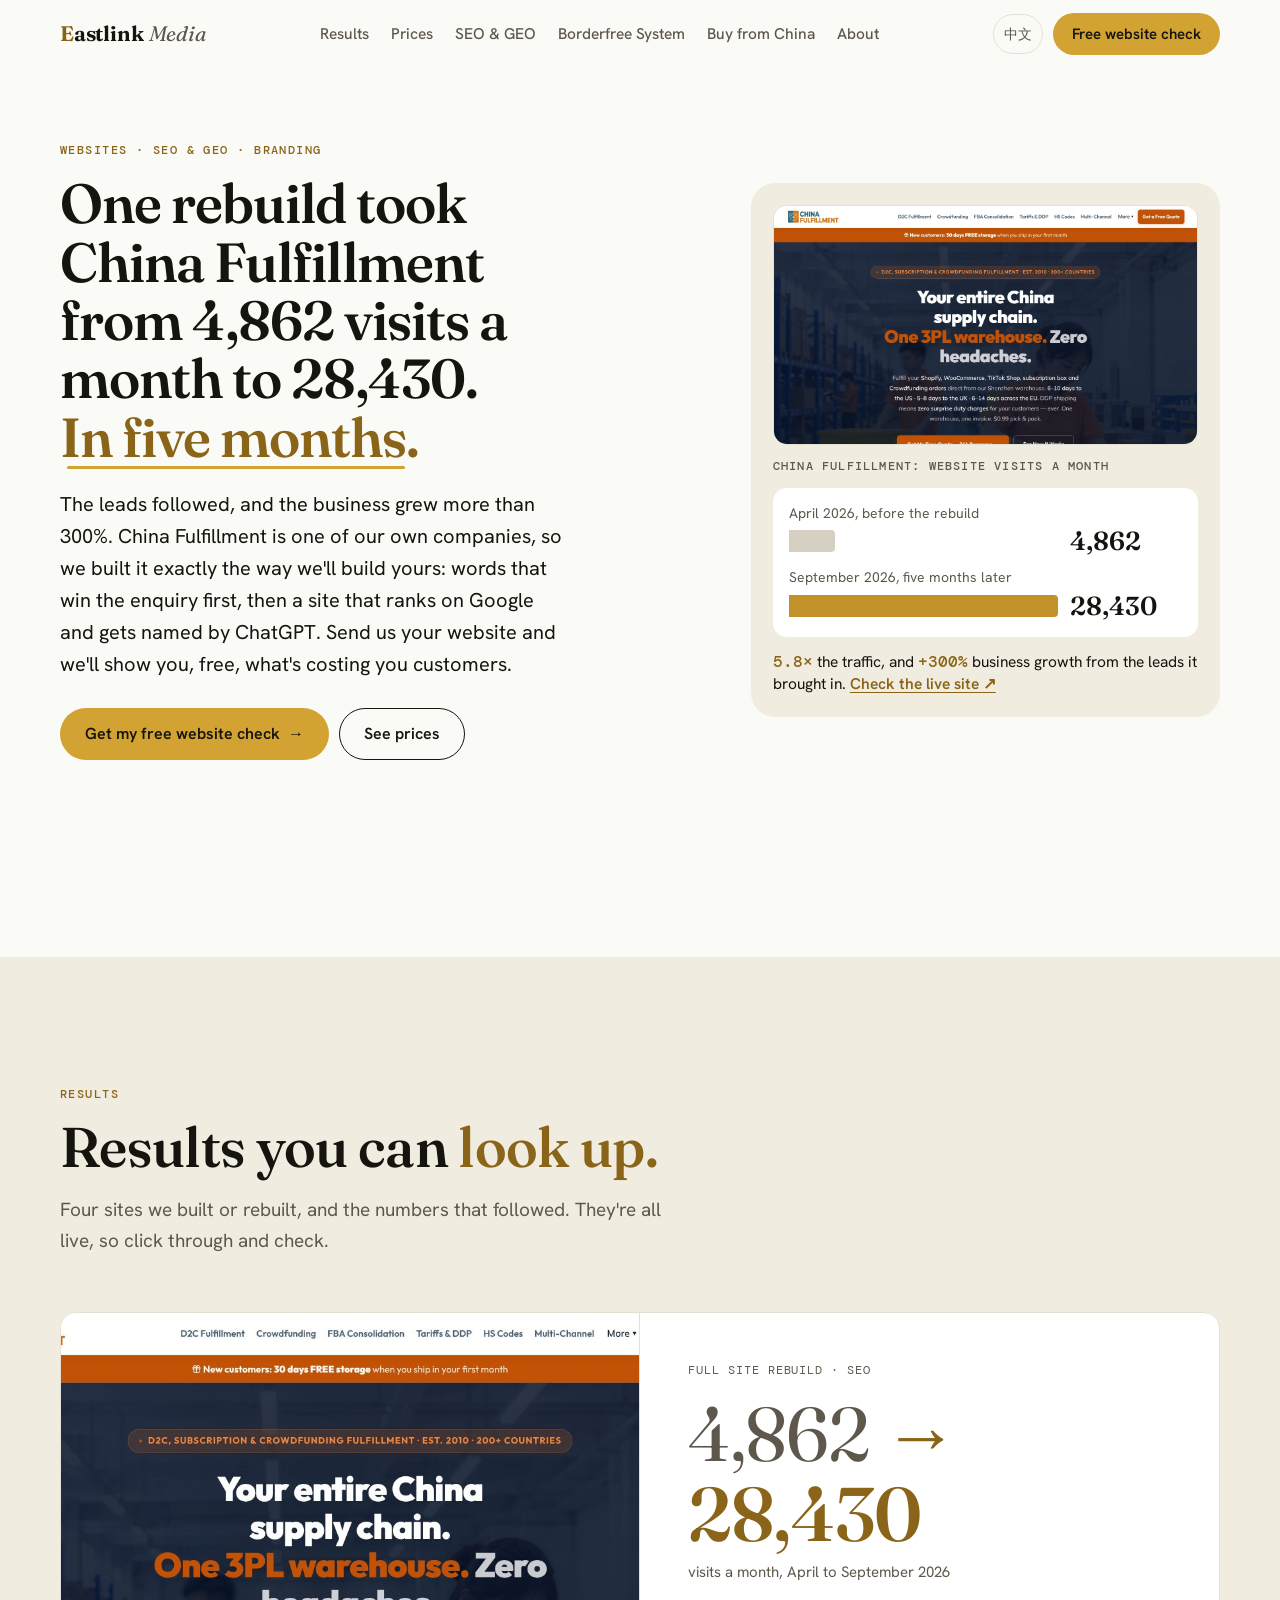
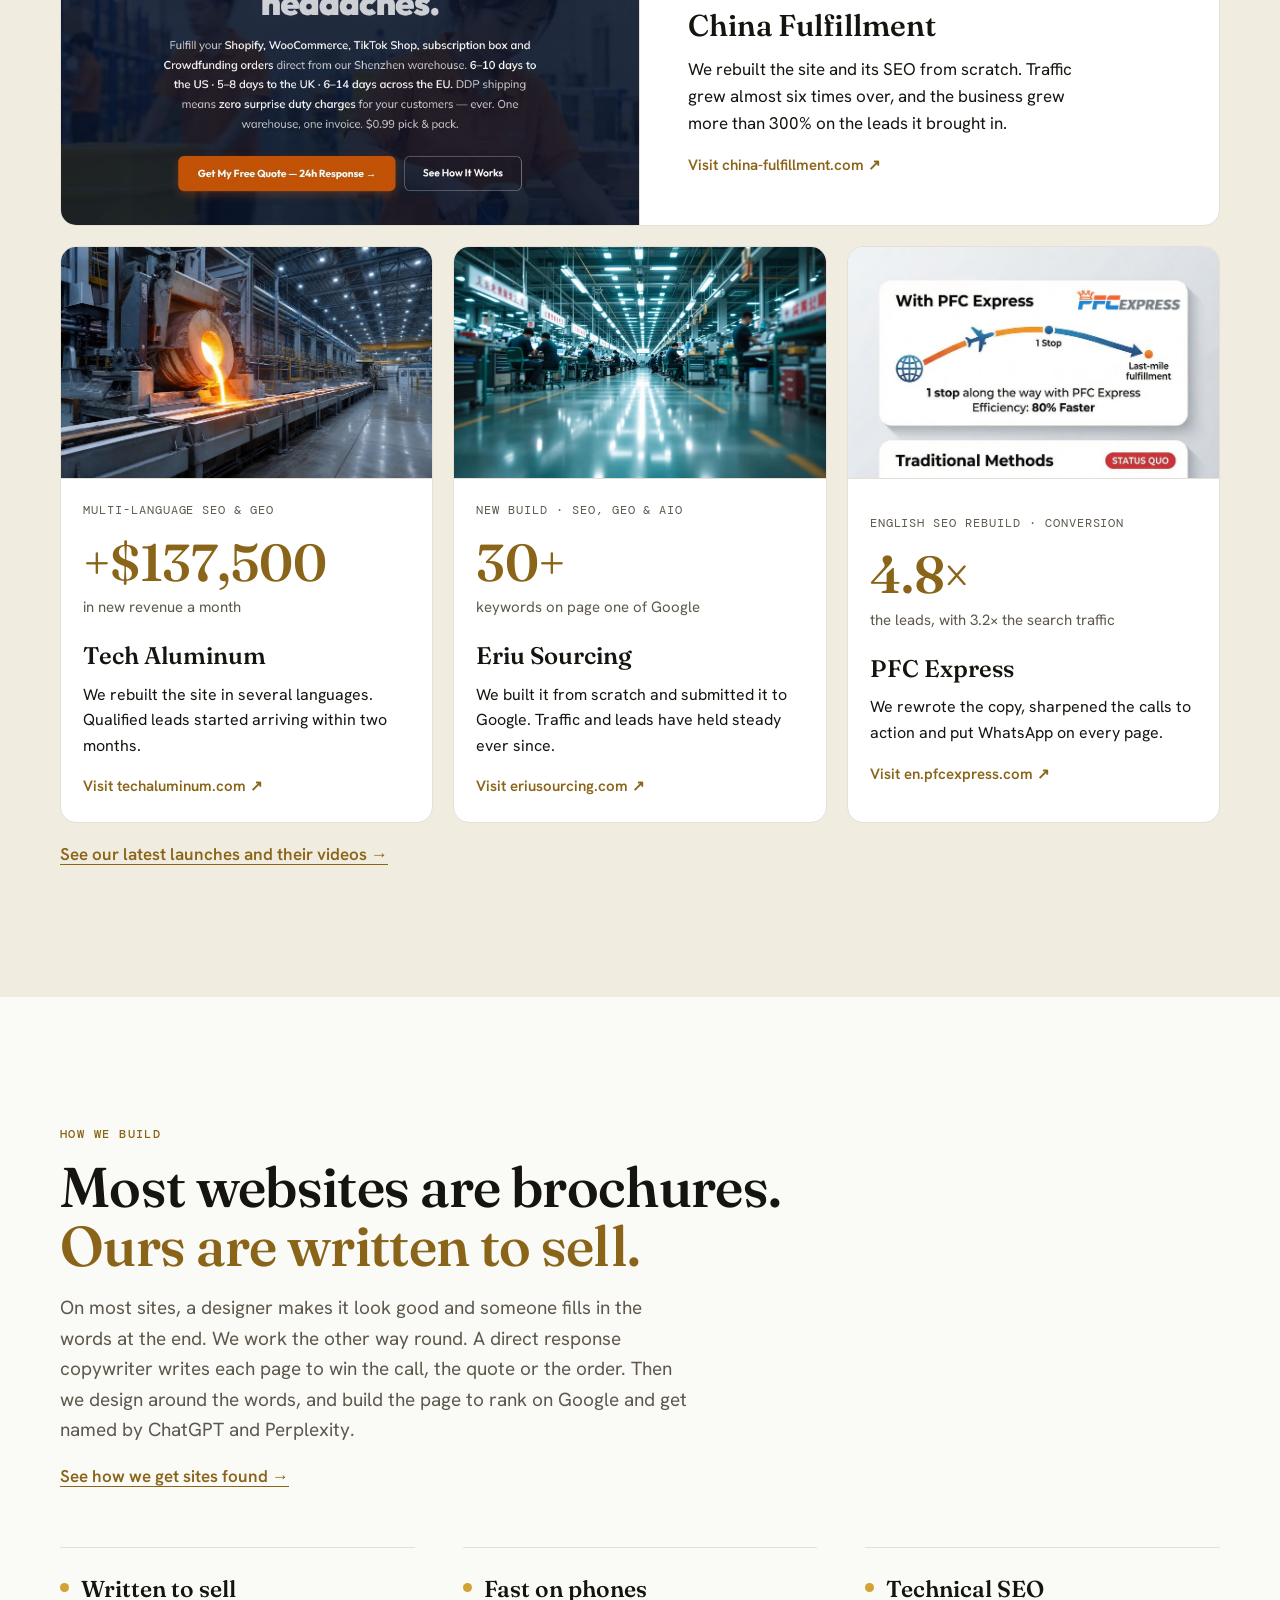
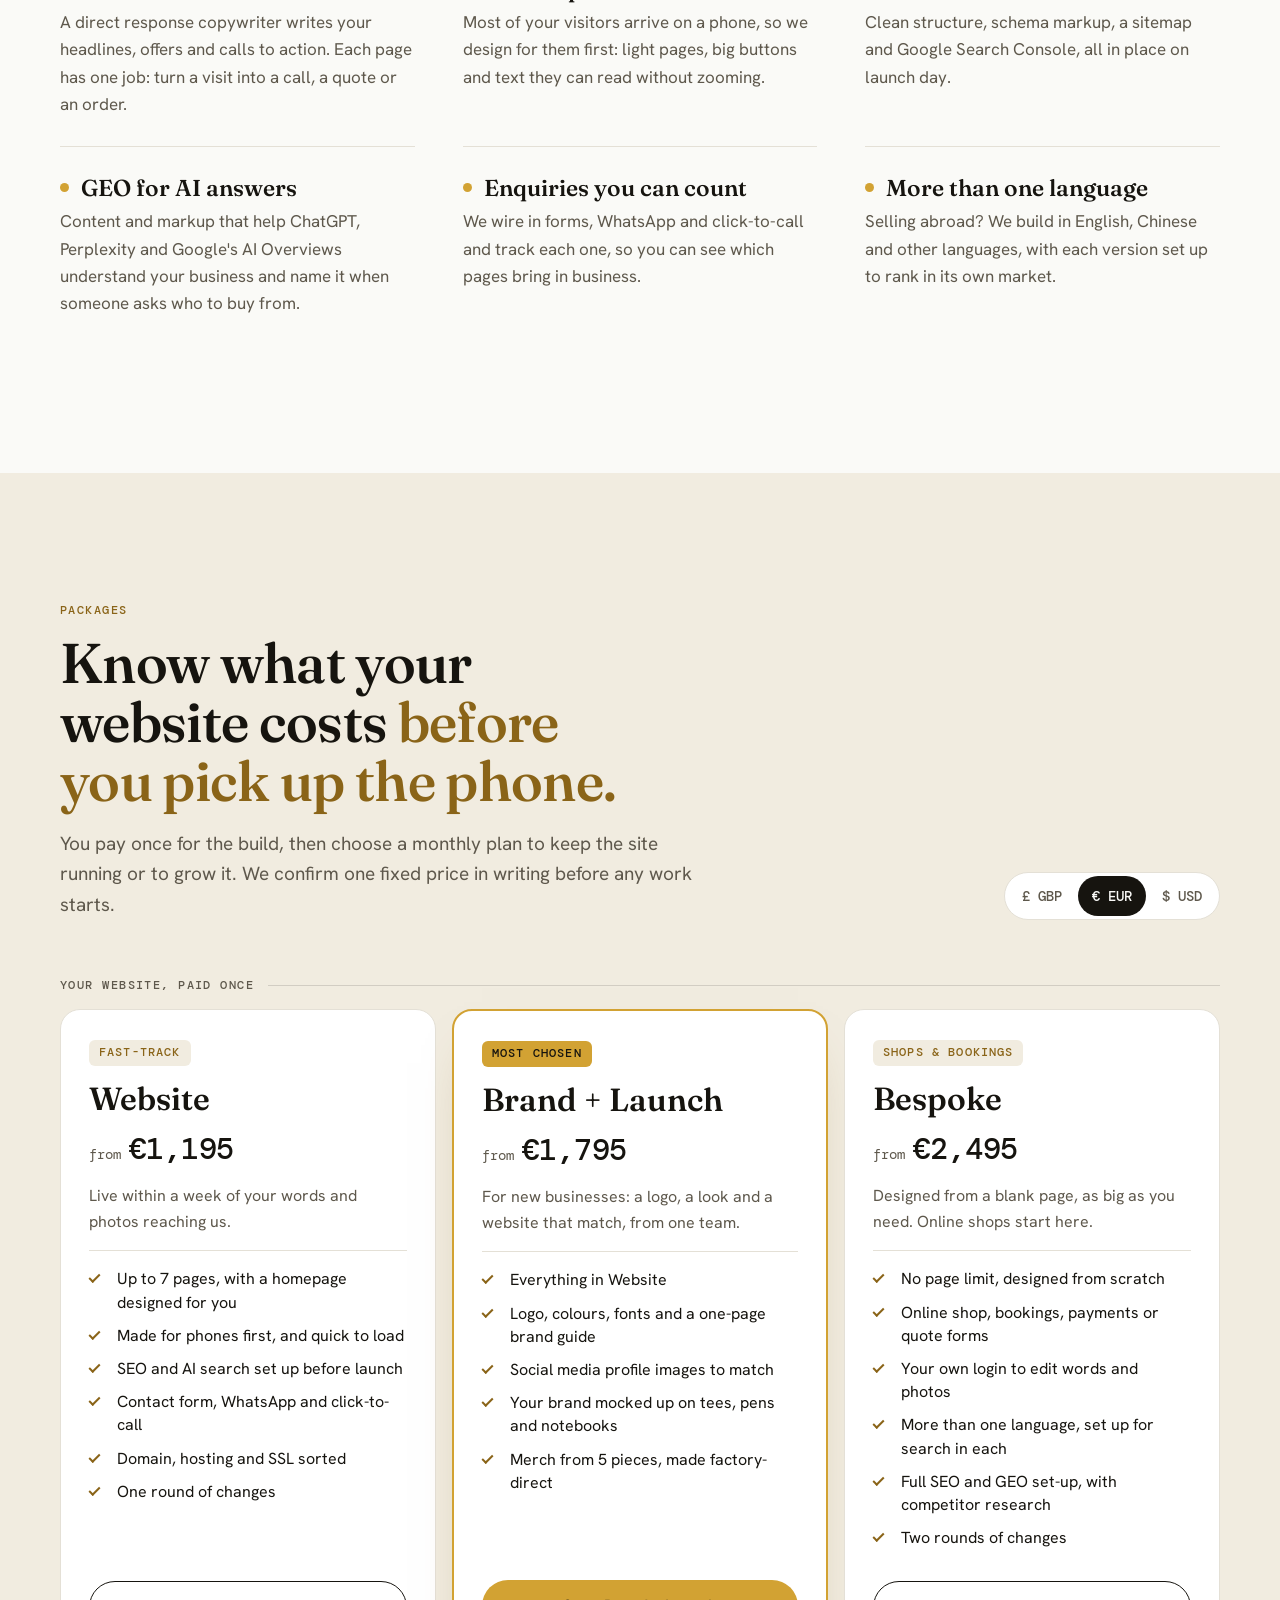
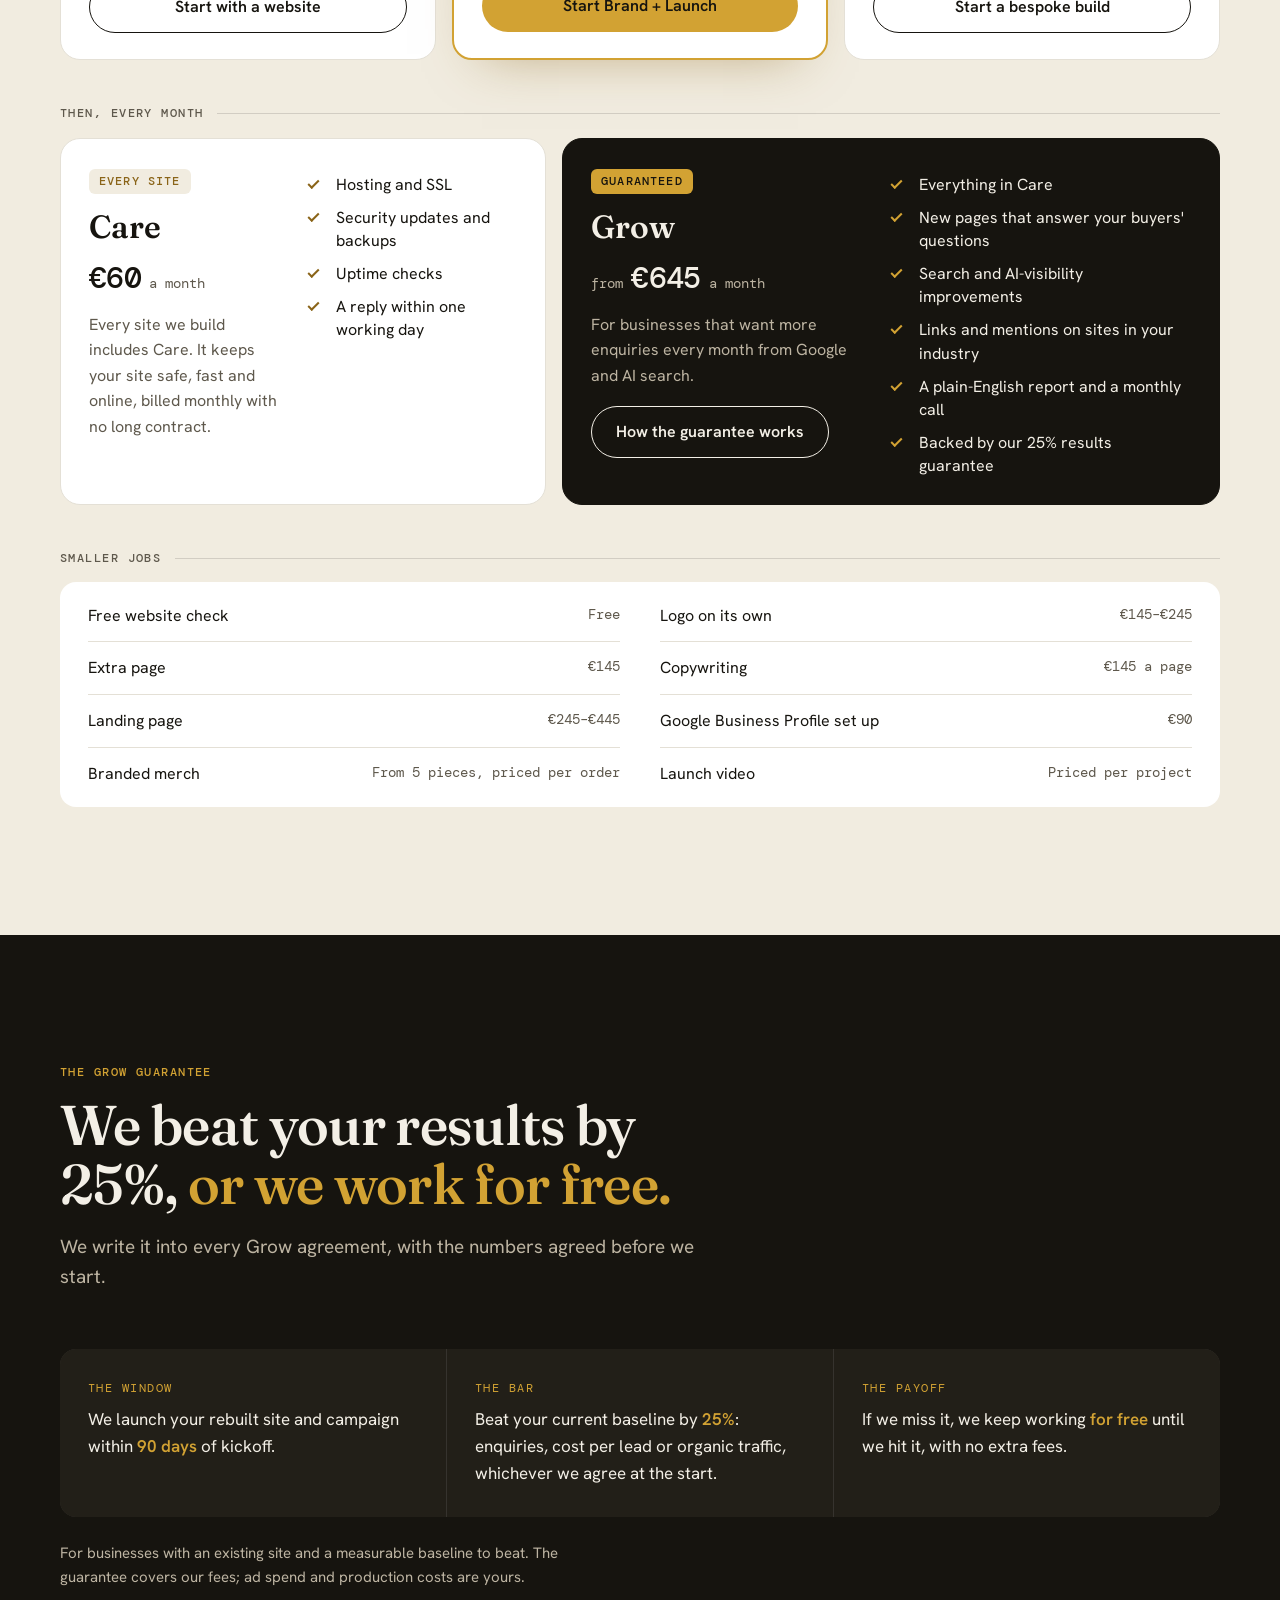
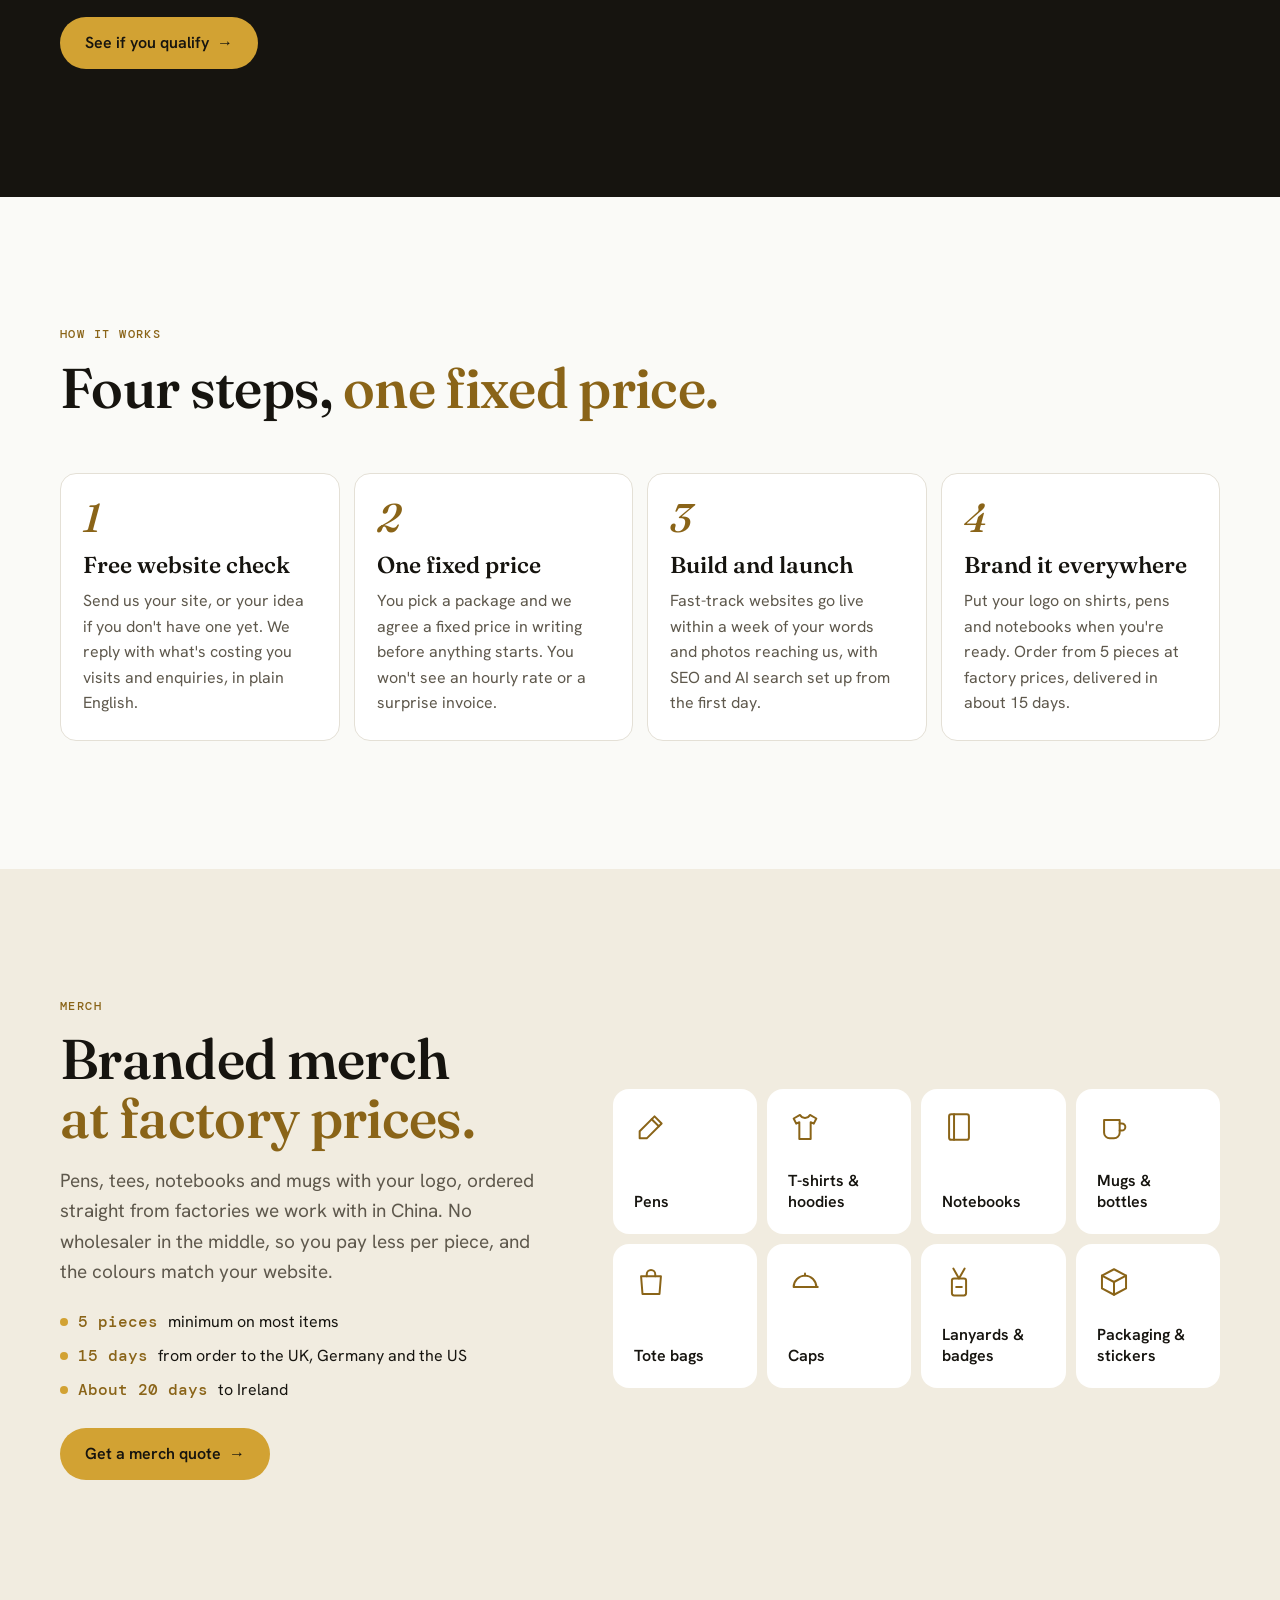
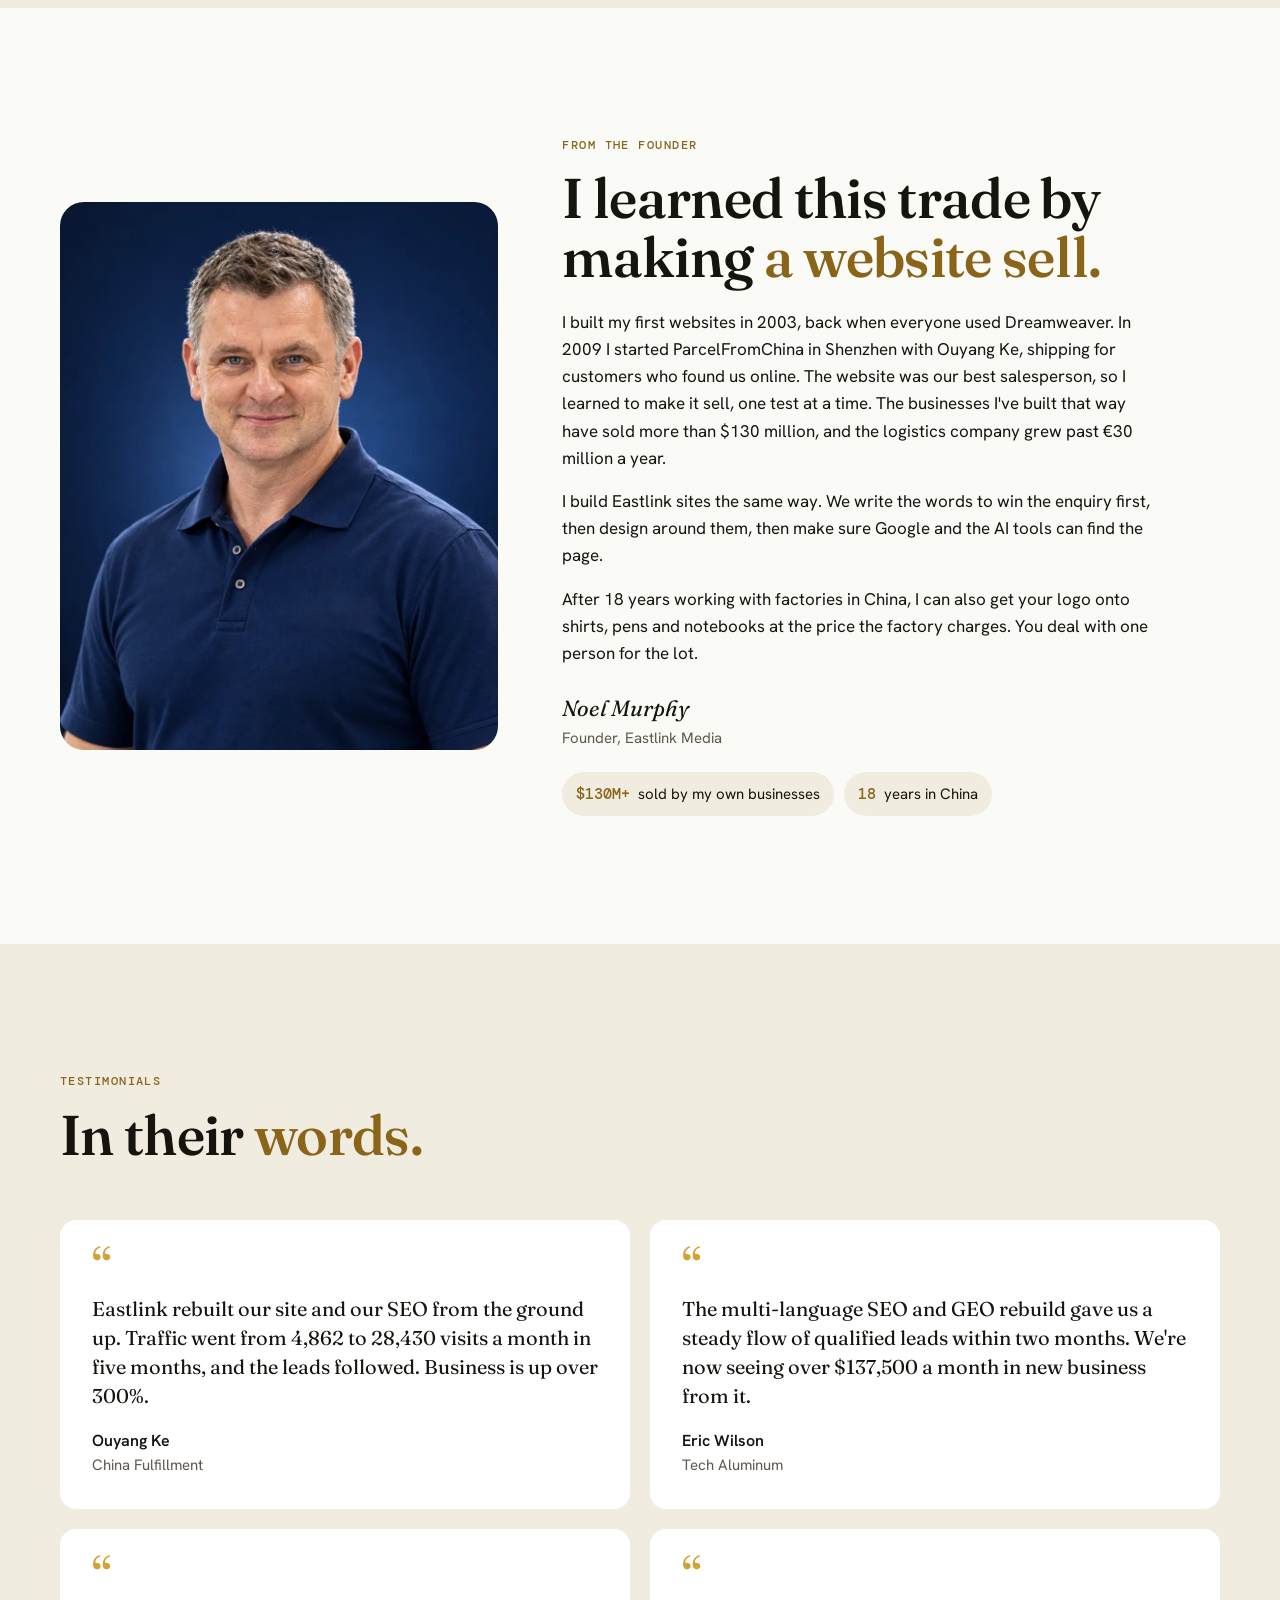
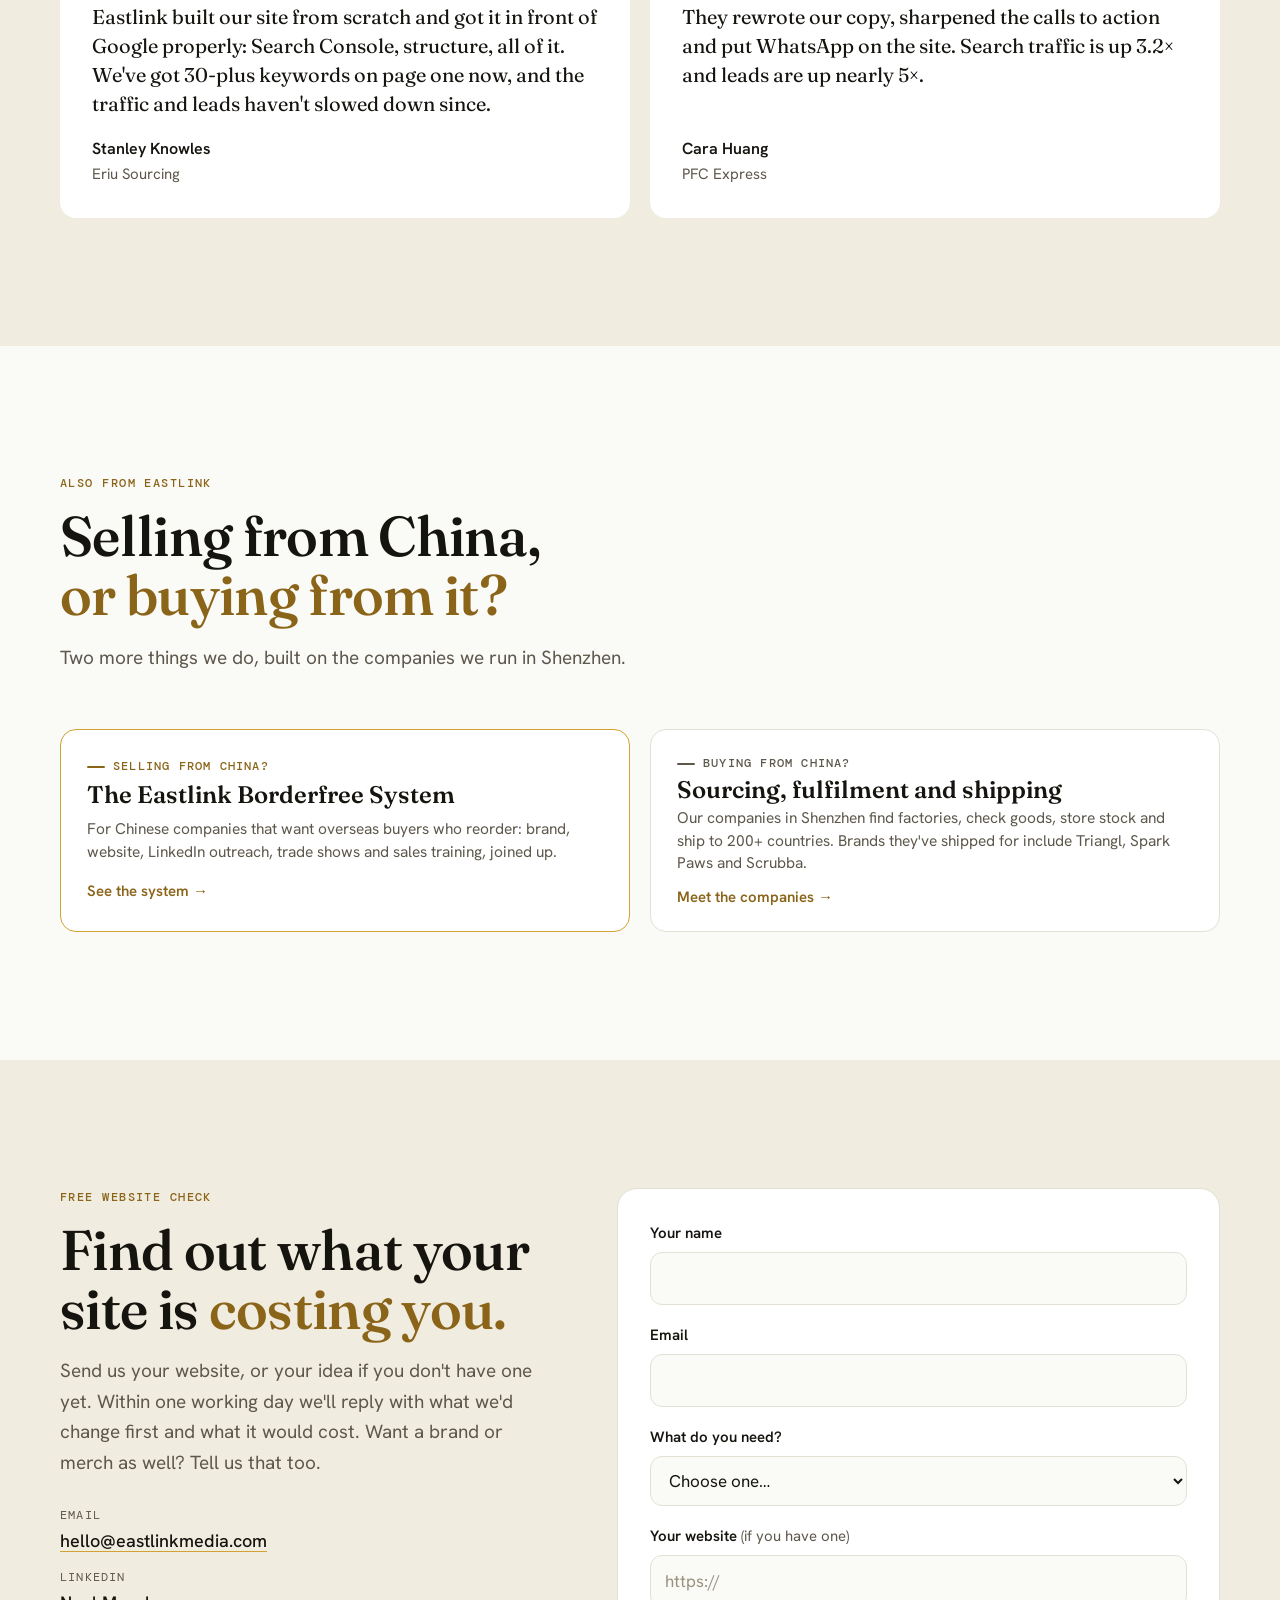
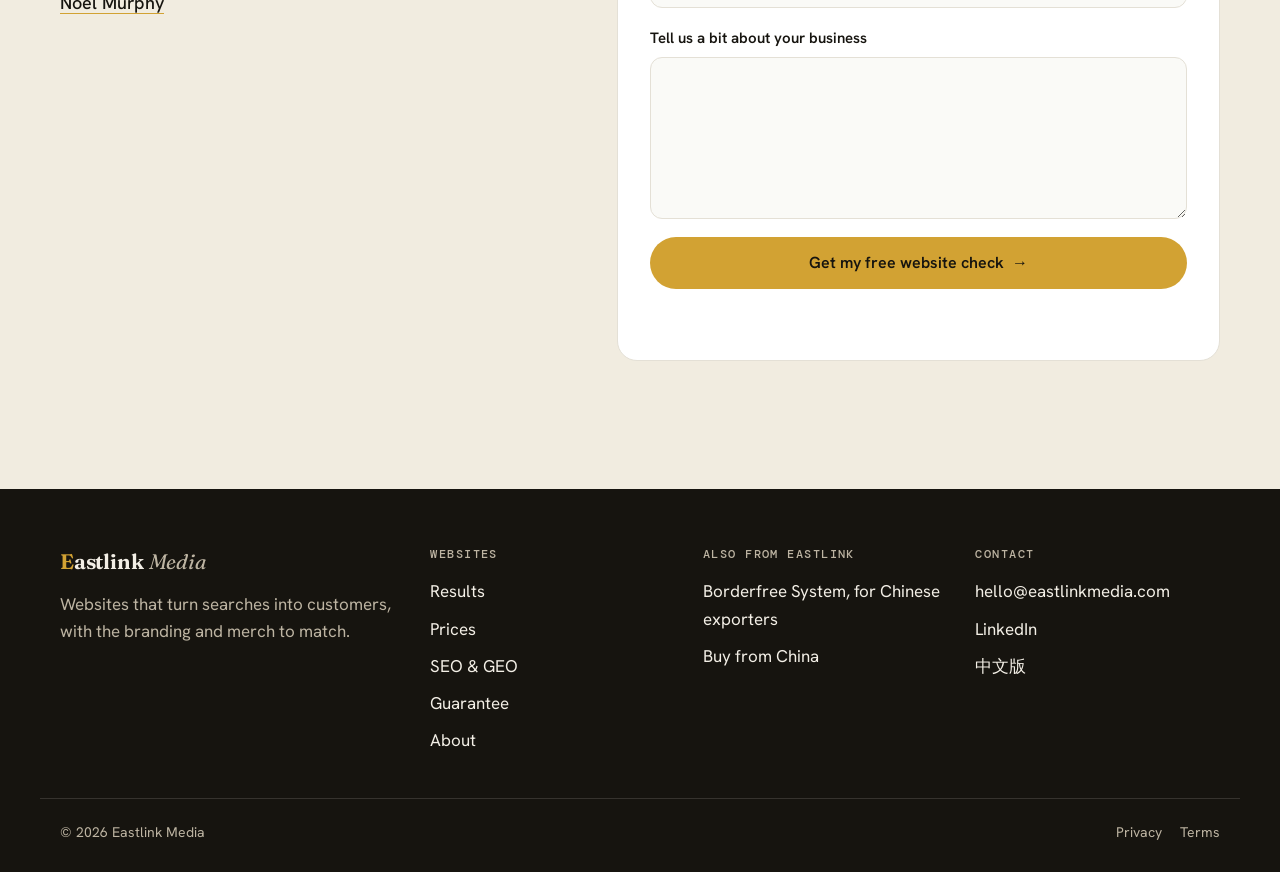
<file: index.html>
<!DOCTYPE html>
<html lang="en">
<head>
  <meta charset="UTF-8" />
  <meta name="viewport" content="width=device-width, initial-scale=1.0" />
  <title>Eastlink Media | Websites That Turn Searches Into Customers</title>
  <meta name="description" content="One rebuild took China Fulfillment from 4,862 to 28,430 visits a month. Websites written to sell and built to rank on Google and in AI answers, from €1,195." />
  <meta name="theme-color" content="#FAFAF7" />

  <!-- Canonical & Hreflang -->
  <link rel="canonical" href="https://eastlinkmedia.com/" />
  <link rel="alternate" hreflang="en" href="https://eastlinkmedia.com/" />
  <link rel="alternate" hreflang="zh" href="https://eastlinkmedia.com/zh/" />
  <link rel="alternate" hreflang="x-default" href="https://eastlinkmedia.com/" />

  <!-- Open Graph -->
  <meta property="og:title" content="One rebuild took China Fulfillment from 4,862 to 28,430 visits a month | Eastlink Media" />
  <meta property="og:description" content="Websites written to sell, built to rank on Google and get named by ChatGPT. Fixed prices from €1,195, and a free website check." />
  <meta property="og:url" content="https://eastlinkmedia.com/" />
  <meta property="og:type" content="website" />
  <meta property="og:image" content="https://eastlinkmedia.com/images/og-en.jpg" />
  <meta property="og:image:width" content="1200" />
  <meta property="og:image:height" content="630" />
  <meta property="og:locale" content="en_GB" />
  <meta property="og:locale:alternate" content="zh_CN" />
  <meta property="og:site_name" content="Eastlink Media" />

  <!-- Twitter Card -->
  <meta name="twitter:card" content="summary_large_image" />
  <meta name="twitter:title" content="One rebuild took China Fulfillment from 4,862 to 28,430 visits a month" />
  <meta name="twitter:description" content="Websites written to sell and built to rank on Google and in AI answers, from €1,195." />
  <meta name="twitter:image" content="https://eastlinkmedia.com/images/og-en.jpg" />

  <!-- Favicon -->
  <link rel="icon" href="/favicon.ico" sizes="32x32" />
  <link rel="icon" href="/favicon.svg" type="image/svg+xml" />
  <link rel="apple-touch-icon" href="/apple-touch-icon.png" />

  <!-- Schema.org structured data -->
  <script type="application/ld+json">
  {
    "@context": "https://schema.org",
    "@graph": [
      {
        "@type": "ProfessionalService",
        "@id": "https://eastlinkmedia.com/#org",
        "name": "Eastlink Media",
        "url": "https://eastlinkmedia.com/",
        "email": "hello@eastlinkmedia.com",
        "logo": "https://eastlinkmedia.com/apple-touch-icon.png",
        "image": "https://eastlinkmedia.com/images/og-en.jpg",
        "description": "Websites written by a direct response copywriter and built to rank on Google and in AI answers (SEO and GEO), with logo and brand design and branded merch made factory-direct. Also the Eastlink Borderfree System for Chinese exporters, and sourcing, fulfilment and shipping from China through the founder's companies in Shenzhen.",
        "founder": { "@id": "https://eastlinkmedia.com/#noel" },
        "areaServed": ["Ireland", "United Kingdom", "United States", "European Union", "China"],
        "availableLanguage": ["English", "Chinese"],
        "knowsAbout": ["Website design", "Website redesign", "Direct response copywriting", "SEO", "Generative engine optimisation", "Multi-language SEO", "Logo and brand design", "Branded promotional products", "Export marketing for Chinese companies"],
        "sameAs": ["https://www.linkedin.com/in/noel-murphy-ecommerce-china/"],
        "hasOfferCatalog": {
          "@type": "OfferCatalog",
          "name": "Packages",
          "itemListElement": [
            { "@type": "Offer", "name": "Website", "description": "Fast-track website, up to 7 pages, live within a week of the client's words and photos arriving, with SEO and AI search set up before launch.", "priceSpecification": { "@type": "PriceSpecification", "minPrice": 1195, "priceCurrency": "EUR" } },
            { "@type": "Offer", "name": "Brand + Launch", "description": "The Website package plus logo, colours, fonts and a one-page brand guide, with branded merch made factory-direct.", "priceSpecification": { "@type": "PriceSpecification", "minPrice": 1795, "priceCurrency": "EUR" } },
            { "@type": "Offer", "name": "Bespoke", "description": "Website designed from scratch with no page limit: online shops, bookings, multiple languages and full SEO and GEO set-up.", "priceSpecification": { "@type": "PriceSpecification", "minPrice": 2495, "priceCurrency": "EUR" } },
            { "@type": "Offer", "name": "Care", "description": "Hosting, SSL, security updates, backups and uptime checks.", "priceSpecification": { "@type": "UnitPriceSpecification", "price": 60, "priceCurrency": "EUR", "unitText": "month" } },
            { "@type": "Offer", "name": "Grow", "description": "Monthly SEO and GEO: new content, search and AI-visibility improvements, links and reporting, backed by a 25% results guarantee.", "priceSpecification": { "@type": "UnitPriceSpecification", "minPrice": 645, "priceCurrency": "EUR", "unitText": "month" } },
            { "@type": "Offer", "itemOffered": { "@type": "Service", "name": "Eastlink Borderfree System", "url": "https://eastlinkmedia.com/borderfree-system" } }
          ]
        }
      },
      {
        "@type": "Person",
        "@id": "https://eastlinkmedia.com/#noel",
        "name": "Noel Murphy",
        "jobTitle": "Founder",
        "worksFor": { "@id": "https://eastlinkmedia.com/#org" },
        "nationality": "Irish",
        "description": "Built his first websites in 2003 and co-founded ParcelFromChina in Shenzhen in 2009. The businesses he has built, with their websites as their best salesperson, have sold more than $130 million.",
        "sameAs": ["https://www.linkedin.com/in/noel-murphy-ecommerce-china/"]
      },
      {
        "@type": "WebSite",
        "@id": "https://eastlinkmedia.com/#site",
        "url": "https://eastlinkmedia.com/",
        "name": "Eastlink Media",
        "inLanguage": "en",
        "publisher": { "@id": "https://eastlinkmedia.com/#org" }
      }
    ]
  }
  </script>

  <!-- Fonts -->
  <link rel="preload" href="/fonts/fraunces-v38-6NU78FyLNQOQZAnv9bYEvDiIdE9Ea92uemAk_WBq8U_9v0c2Wa0KxC9TeA.woff2" as="font" type="font/woff2" crossorigin />
  <link rel="preload" href="/fonts/hankengrotesk-v12-ieVn2YZDLWuGJpnzaiwFXS9tYtpd59A.woff2" as="font" type="font/woff2" crossorigin />
  <link rel="stylesheet" href="/css/fonts.css" />

  <!-- Styles -->
  <link rel="stylesheet" href="/css/site.css" />
  <script>document.documentElement.classList.add('js');</script>
</head>
<body>

  <a class="skip" href="#main">Skip to content</a>

  <!-- ===================== NAV ===================== -->
  <header class="nav" id="nav">
    <div class="wrap nav__bar">
      <a href="#top" class="logo" aria-label="Eastlink Media, back to top">
        <span class="logo__e">E</span>astlink <span class="logo__media">Media</span>
      </a>

      <nav class="nav__links" aria-label="Main">
        <a href="/#results">Results</a>
        <a href="/#packages">Prices</a>
        <a href="/seo-geo-authority">SEO &amp; GEO</a>
        <a href="/borderfree-system">Borderfree System</a>
        <a href="/buy-from-china">Buy from China</a>
        <a href="/#about">About</a>
      </nav>

      <div class="nav__end">
        <a href="/zh/" class="nav__lang" lang="zh" title="切换至中文版">中文</a>
        <a href="#contact" class="btn btn--gold btn--sm nav__cta">Free website check</a>
        <button class="nav__burger" id="navBurger" aria-label="Open menu" aria-expanded="false" aria-controls="mobileMenu">
          <span></span><span></span>
        </button>
      </div>
    </div>

    <div class="menu" id="mobileMenu" hidden>
      <nav class="wrap menu__inner" aria-label="Mobile">
        <a href="/#results">Results</a>
        <a href="/#packages">Prices</a>
        <a href="/seo-geo-authority">SEO &amp; GEO</a>
        <a href="/borderfree-system">Borderfree System</a>
        <a href="/buy-from-china">Buy from China</a>
        <a href="/#about">About</a>
        <a href="#contact" class="btn btn--gold">Get my free website check</a>
        <div class="menu__foot">
          <a href="mailto:hello@eastlinkmedia.com">hello@eastlinkmedia.com</a>
          <a href="/zh/" lang="zh">中文版</a>
        </div>
      </nav>
    </div>
  </header>

  <main id="main">

    <!-- ===================== HERO ===================== -->
    <section class="hero" id="top">
      <div class="wrap hero__grid">
        <div class="hero__copy">
          <p class="eyebrow rv">Websites · SEO &amp; GEO · Branding</p>
          <h1 class="hero__h1 hero__h1--proof rv">One rebuild took China Fulfillment from 4,862 visits a month to 28,430. <em class="sweep">In five months.</em></h1>
          <p class="hero__sub rv">The leads followed, and the business grew more than 300%. China Fulfillment is one of our own companies, so we built it exactly the way we'll build yours: words that win the enquiry first, then a site that ranks on Google and gets named by ChatGPT. Send us your website and we'll show you, free, what's costing you customers.</p>
          <div class="hero__ctas rv">
            <a href="#contact" class="btn btn--gold">Get my free website check <span aria-hidden="true">→</span></a>
            <a href="#packages" class="btn btn--line">See prices</a>
          </div>
        </div>

        <figure class="proofcard rv" aria-labelledby="pc-cap">
          <a class="proofcard__shot" href="https://www.china-fulfillment.com/" target="_blank" rel="noopener"><img src="/images/work-chinafulfillment.jpg" alt="China Fulfillment website after the rebuild" width="1280" height="800" /></a>
          <figcaption class="proofcard__cap" id="pc-cap">China Fulfillment: website visits a month</figcaption>
          <div class="pbars" aria-hidden="true">
            <div class="pbar" data-tip="4,862 visits in April 2026, before the rebuild">
              <span class="pbar__label">April 2026, before the rebuild</span>
              <span class="pbar__track"><span class="pbar__fill pbar__fill--before"></span></span>
              <span class="pbar__val">4,862</span>
            </div>
            <div class="pbar pbar--after" data-tip="28,430 visits in September 2026, five months later">
              <span class="pbar__label">September 2026, five months later</span>
              <span class="pbar__track"><span class="pbar__fill pbar__fill--after"></span></span>
              <span class="pbar__val">28,430</span>
            </div>
          </div>
          <div class="sr">
            <table>
              <caption>China Fulfillment website visits a month</caption>
              <tr><th scope="row">April 2026, before the rebuild</th><td>4,862</td></tr>
              <tr><th scope="row">September 2026, five months later</th><td>28,430</td></tr>
            </table>
          </div>
          <p class="proofcard__note"><b>5.8×</b> the traffic, and <b>+300%</b> business growth from the leads it brought in. <a href="https://www.china-fulfillment.com/" target="_blank" rel="noopener">Check the live site <span aria-hidden="true">↗</span></a></p>
        </figure>
      </div>

      <div class="wrap clients rv">
        <span class="clients__label">Sites we've built</span>
        <ul class="clients__list">
          <li>China Fulfillment</li>
          <li>Tech Aluminum</li>
          <li>Eriu Sourcing</li>
          <li>PFC Express</li>
          <li>Wakutoys</li>
          <li>Ériu Sports</li>
        </ul>
      </div>
    </section>

    <!-- ===================== RESULTS ===================== -->
    <section class="sec sec--linen" id="results" aria-labelledby="work-h">
      <div class="wrap">
        <div class="head">
          <p class="eyebrow rv">Results</p>
          <h2 class="h2 rv" id="work-h">Results you can <em>look up.</em></h2>
          <p class="lede rv">Four sites we built or rebuilt, and the numbers that followed. They're all live, so click through and check.</p>
        </div>

        <div class="work">
          <a class="case case--feature rv" href="https://www.china-fulfillment.com/" target="_blank" rel="noopener">
            <div class="case__img"><img src="/images/work-chinafulfillment.jpg" alt="China Fulfillment website after the rebuild" width="1280" height="800" loading="lazy" /></div>
            <div class="case__body">
              <p class="case__tag">Full site rebuild · SEO</p>
              <p class="case__stat"><span class="case__from">4,862</span> <span aria-hidden="true">→</span><span class="sr"> to </span> 28,430</p>
              <p class="case__unit">visits a month, April to September 2026</p>
              <h3 class="case__name">China Fulfillment</h3>
              <p class="case__text">We rebuilt the site and its SEO from scratch. Traffic grew almost six times over, and the business grew more than 300% on the leads it brought in.</p>
              <span class="case__go">Visit china-fulfillment.com <span aria-hidden="true">↗</span></span>
            </div>
          </a>

          <a class="case rv" href="https://techaluminum.com/en/" target="_blank" rel="noopener">
            <div class="case__img"><img src="/images/work-techaluminum.jpg" alt="Tech Aluminum multi-language website" width="1536" height="1024" loading="lazy" /></div>
            <div class="case__body">
              <p class="case__tag">Multi-language SEO &amp; GEO</p>
              <p class="case__stat">+$137,500</p>
              <p class="case__unit">in new revenue a month</p>
              <h3 class="case__name">Tech Aluminum</h3>
              <p class="case__text">We rebuilt the site in several languages. Qualified leads started arriving within two months.</p>
              <span class="case__go">Visit techaluminum.com <span aria-hidden="true">↗</span></span>
            </div>
          </a>

          <a class="case rv" href="https://eriusourcing.com/" target="_blank" rel="noopener">
            <div class="case__img"><img src="/images/work-eriusourcing.jpg" alt="Eriu Sourcing website" width="1344" height="768" loading="lazy" /></div>
            <div class="case__body">
              <p class="case__tag">New build · SEO, GEO &amp; AIO</p>
              <p class="case__stat">30+</p>
              <p class="case__unit">keywords on page one of Google</p>
              <h3 class="case__name">Eriu Sourcing</h3>
              <p class="case__text">We built it from scratch and submitted it to Google. Traffic and leads have held steady ever since.</p>
              <span class="case__go">Visit eriusourcing.com <span aria-hidden="true">↗</span></span>
            </div>
          </a>

          <a class="case rv" href="https://en.pfcexpress.com/" target="_blank" rel="noopener">
            <div class="case__img"><img src="/images/work-pfcexpress.jpg" alt="PFC Express English website" width="800" height="800" loading="lazy" /></div>
            <div class="case__body">
              <p class="case__tag">English SEO rebuild · Conversion</p>
              <p class="case__stat">4.8×</p>
              <p class="case__unit">the leads, with 3.2× the search traffic</p>
              <h3 class="case__name">PFC Express</h3>
              <p class="case__text">We rewrote the copy, sharpened the calls to action and put WhatsApp on every page.</p>
              <span class="case__go">Visit en.pfcexpress.com <span aria-hidden="true">↗</span></span>
            </div>
          </a>
        </div>
        <a href="/seo-geo-authority#launches" class="more rv">See our latest launches and their videos <span aria-hidden="true">→</span></a>
      </div>
    </section>

    <!-- ===================== HOW WE BUILD ===================== -->
    <section class="sec" id="found" aria-labelledby="found-h">
      <div class="wrap">
        <div class="head">
          <p class="eyebrow rv">How we build</p>
          <h2 class="h2 rv" id="found-h">Most websites are brochures. <em>Ours are written to sell.</em></h2>
          <p class="lede rv">On most sites, a designer makes it look good and someone fills in the words at the end. We work the other way round. A direct response copywriter writes each page to win the call, the quote or the order. Then we design around the words, and build the page to rank on Google and get named by ChatGPT and Perplexity.</p>
          <a href="/seo-geo-authority" class="more rv">See how we get sites found <span aria-hidden="true">→</span></a>
        </div>

        <ul class="feats">
          <li class="feat rv">
            <h3>Written to sell</h3>
            <p>A direct response copywriter writes your headlines, offers and calls to action. Each page has one job: turn a visit into a call, a quote or an order.</p>
          </li>
          <li class="feat rv">
            <h3>Fast on phones</h3>
            <p>Most of your visitors arrive on a phone, so we design for them first: light pages, big buttons and text they can read without zooming.</p>
          </li>
          <li class="feat rv">
            <h3>Technical SEO</h3>
            <p>Clean structure, schema markup, a sitemap and Google Search Console, all in place on launch day.</p>
          </li>
          <li class="feat rv">
            <h3>GEO for AI answers</h3>
            <p>Content and markup that help ChatGPT, Perplexity and Google's AI Overviews understand your business and name it when someone asks who to buy from.</p>
          </li>
          <li class="feat rv">
            <h3>Enquiries you can count</h3>
            <p>We wire in forms, WhatsApp and click-to-call and track each one, so you can see which pages bring in business.</p>
          </li>
          <li class="feat rv">
            <h3>More than one language</h3>
            <p>Selling abroad? We build in English, Chinese and other languages, with each version set up to rank in its own market.</p>
          </li>
        </ul>
      </div>
    </section>

    <!-- ===================== PACKAGES ===================== -->
    <section class="sec sec--linen" id="packages" aria-labelledby="pk-h">
      <div class="wrap">
        <div class="head head--split">
          <div>
            <p class="eyebrow rv">Packages</p>
            <h2 class="h2 rv" id="pk-h">Know what your website costs <em>before you pick up the phone.</em></h2>
            <p class="lede rv">You pay once for the build, then choose a monthly plan to keep the site running or to grow it. We confirm one fixed price in writing before any work starts.</p>
          </div>
          <div class="cur rv" role="group" aria-label="Show prices in">
            <button type="button" data-cur="gbp" aria-pressed="false">£ GBP</button>
            <button type="button" data-cur="eur" aria-pressed="true">€ EUR</button>
            <button type="button" data-cur="usd" aria-pressed="false">$ USD</button>
          </div>
        </div>

        <h3 class="pkgs__label rv">Your website, paid once</h3>
        <div class="pkgs">
          <article class="pkg rv">
            <p class="pkg__tag">Fast-track</p>
            <h3 class="pkg__name">Website</h3>
            <p class="pkg__price">from <b class="price" data-gbp="£1,195" data-eur="€1,195" data-usd="$1,595">€1,195</b></p>
            <p class="pkg__for">Live within a week of your words and photos reaching us.</p>
            <ul class="ticks">
              <li>Up to 7 pages, with a homepage designed for you</li>
              <li>Made for phones first, and quick to load</li>
              <li>SEO and AI search set up before launch</li>
              <li>Contact form, WhatsApp and click-to-call</li>
              <li>Domain, hosting and SSL sorted</li>
              <li>One round of changes</li>
            </ul>
            <a href="#contact" class="btn btn--line btn--full" data-service="Website package">Start with a website</a>
          </article>

          <article class="pkg pkg--pick rv">
            <p class="pkg__tag">Most chosen</p>
            <h3 class="pkg__name">Brand + Launch</h3>
            <p class="pkg__price">from <b class="price" data-gbp="£1,795" data-eur="€1,795" data-usd="$2,395">€1,795</b></p>
            <p class="pkg__for">For new businesses: a logo, a look and a website that match, from one team.</p>
            <ul class="ticks">
              <li>Everything in Website</li>
              <li>Logo, colours, fonts and a one-page brand guide</li>
              <li>Social media profile images to match</li>
              <li>Your brand mocked up on tees, pens and notebooks</li>
              <li>Merch from 5 pieces, made factory-direct</li>
            </ul>
            <a href="#contact" class="btn btn--gold btn--full" data-service="Brand + Launch package">Start Brand + Launch</a>
          </article>

          <article class="pkg rv">
            <p class="pkg__tag">Shops &amp; bookings</p>
            <h3 class="pkg__name">Bespoke</h3>
            <p class="pkg__price">from <b class="price" data-gbp="£2,495" data-eur="€2,495" data-usd="$3,295">€2,495</b></p>
            <p class="pkg__for">Designed from a blank page, as big as you need. Online shops start here.</p>
            <ul class="ticks">
              <li>No page limit, designed from scratch</li>
              <li>Online shop, bookings, payments or quote forms</li>
              <li>Your own login to edit words and photos</li>
              <li>More than one language, set up for search in each</li>
              <li>Full SEO and GEO set-up, with competitor research</li>
              <li>Two rounds of changes</li>
            </ul>
            <a href="#contact" class="btn btn--line btn--full" data-service="Bespoke website">Start a bespoke build</a>
          </article>
        </div>

        <h3 class="pkgs__label rv">Then, every month</h3>
        <div class="pkgs pkgs--monthly">
          <article class="pkg pkg--row rv">
            <div class="pkg__lead">
              <p class="pkg__tag">Every site</p>
              <h3 class="pkg__name">Care</h3>
              <p class="pkg__price"><b class="price" data-gbp="£60" data-eur="€60" data-usd="$79">€60</b> <span>a month</span></p>
              <p class="pkg__for">Every site we build includes Care. It keeps your site safe, fast and online, billed monthly with no long contract.</p>
            </div>
            <ul class="ticks">
              <li>Hosting and SSL</li>
              <li>Security updates and backups</li>
              <li>Uptime checks</li>
              <li>A reply within one working day</li>
            </ul>
          </article>

          <article class="pkg pkg--row pkg--grow rv">
            <div class="pkg__lead">
              <p class="pkg__tag">Guaranteed</p>
              <h3 class="pkg__name">Grow</h3>
              <p class="pkg__price">from <b class="price" data-gbp="£645" data-eur="€645" data-usd="$845">€645</b> <span>a month</span></p>
              <p class="pkg__for">For businesses that want more enquiries every month from Google and AI search.</p>
              <a href="#guarantee" class="btn btn--line">How the guarantee works</a>
            </div>
            <ul class="ticks">
              <li>Everything in Care</li>
              <li>New pages that answer your buyers' questions</li>
              <li>Search and AI-visibility improvements</li>
              <li>Links and mentions on sites in your industry</li>
              <li>A plain-English report and a monthly call</li>
              <li>Backed by our 25% results guarantee</li>
            </ul>
          </article>
        </div>

        <div class="extras rv">
          <h3 class="pkgs__label">Smaller jobs</h3>
          <dl class="extras__list">
            <div><dt>Free website check</dt><dd>Free</dd></div>
            <div><dt>Logo on its own</dt><dd><span class="price" data-gbp="£145" data-eur="€145" data-usd="$195">€145</span>–<span class="price" data-gbp="£245" data-eur="€245" data-usd="$325">€245</span></dd></div>
            <div><dt>Extra page</dt><dd><span class="price" data-gbp="£145" data-eur="€145" data-usd="$195">€145</span></dd></div>
            <div><dt>Copywriting</dt><dd><span class="price" data-gbp="£145" data-eur="€145" data-usd="$195">€145</span> a page</dd></div>
            <div><dt>Landing page</dt><dd><span class="price" data-gbp="£245" data-eur="€245" data-usd="$325">€245</span>–<span class="price" data-gbp="£445" data-eur="€445" data-usd="$595">€445</span></dd></div>
            <div><dt>Google Business Profile set up</dt><dd><span class="price" data-gbp="£90" data-eur="€90" data-usd="$119">€90</span></dd></div>
            <div><dt>Branded merch</dt><dd>From 5 pieces, priced per order</dd></div>
            <div><dt>Launch video</dt><dd>Priced per project</dd></div>
          </dl>
        </div>
      </div>
    </section>

    <!-- ===================== GUARANTEE ===================== -->
    <section class="sec sec--night" id="guarantee" aria-labelledby="g-h">
      <div class="wrap guarantee">
        <div class="head">
          <p class="eyebrow rv">The Grow guarantee</p>
          <h2 class="h2 rv" id="g-h">We beat your results by 25%, <em>or we work for free.</em></h2>
          <p class="lede rv">We write it into every Grow agreement, with the numbers agreed before we start.</p>
        </div>
        <dl class="terms">
          <div class="term rv">
            <dt>The window</dt>
            <dd>We launch your rebuilt site and campaign within <strong>90 days</strong> of kickoff.</dd>
          </div>
          <div class="term rv">
            <dt>The bar</dt>
            <dd>Beat your current baseline by <strong>25%</strong>: enquiries, cost per lead or organic traffic, whichever we agree at the start.</dd>
          </div>
          <div class="term rv">
            <dt>The payoff</dt>
            <dd>If we miss it, we keep working <strong>for free</strong> until we hit it, with no extra fees.</dd>
          </div>
        </dl>
        <p class="guarantee__small rv">For businesses with an existing site and a measurable baseline to beat. The guarantee covers our fees; ad spend and production costs are yours.</p>
        <a href="#contact" class="btn btn--gold rv" data-service="Grow (with the guarantee)">See if you qualify <span aria-hidden="true">→</span></a>
      </div>
    </section>

    <!-- ===================== PROCESS ===================== -->
    <section class="sec" id="process" aria-labelledby="process-h">
      <div class="wrap">
        <div class="head">
          <p class="eyebrow rv">How it works</p>
          <h2 class="h2 rv" id="process-h">Four steps, <em>one fixed price.</em></h2>
        </div>
        <ol class="steps">
          <li class="step rv">
            <span class="step__n">1</span>
            <h3>Free website check</h3>
            <p>Send us your site, or your idea if you don't have one yet. We reply with what's costing you visits and enquiries, in plain English.</p>
          </li>
          <li class="step rv">
            <span class="step__n">2</span>
            <h3>One fixed price</h3>
            <p>You pick a package and we agree a fixed price in writing before anything starts. You won't see an hourly rate or a surprise invoice.</p>
          </li>
          <li class="step rv">
            <span class="step__n">3</span>
            <h3>Build and launch</h3>
            <p>Fast-track websites go live within a week of your words and photos reaching us, with SEO and AI search set up from the first day.</p>
          </li>
          <li class="step rv">
            <span class="step__n">4</span>
            <h3>Brand it everywhere</h3>
            <p>Put your logo on shirts, pens and notebooks when you're ready. Order from 5 pieces at factory prices, delivered in about 15 days.</p>
          </li>
        </ol>
      </div>
    </section>

    <!-- ===================== MERCH ===================== -->
    <section class="sec sec--linen" id="merch" aria-labelledby="merch-h">
      <div class="wrap merch">
        <div class="head">
          <p class="eyebrow rv">Merch</p>
          <h2 class="h2 rv" id="merch-h">Branded merch <em>at factory prices.</em></h2>
          <p class="lede rv">Pens, tees, notebooks and mugs with your logo, ordered straight from factories we work with in China. No wholesaler in the middle, so you pay less per piece, and the colours match your website.</p>
          <ul class="merch__facts rv">
            <li><b>5 pieces</b> minimum on most items</li>
            <li><b>15 days</b> from order to the UK, Germany and the US</li>
            <li><b>About 20 days</b> to Ireland</li>
          </ul>
          <a href="#contact" class="btn btn--gold rv" data-service="Branded merch">Get a merch quote <span aria-hidden="true">→</span></a>
        </div>

        <ul class="goods">
          <li class="good rv">
            <svg viewBox="0 0 24 24" aria-hidden="true"><path d="M14.5 4.5l5 5L9 20H4v-5z"/><path d="M12.5 6.5l5 5"/></svg>
            <span>Pens</span>
          </li>
          <li class="good rv">
            <svg viewBox="0 0 24 24" aria-hidden="true"><path d="M8.5 3.5 4 6l1.8 3.6 2.2-1V20.5h8V8.6l2.2 1L20 6l-4.5-2.5c-.6 1.3-1.9 2.1-3.5 2.1S9.1 4.8 8.5 3.5Z"/></svg>
            <span>T-shirts &amp; hoodies</span>
          </li>
          <li class="good rv">
            <svg viewBox="0 0 24 24" aria-hidden="true"><rect x="5" y="3" width="14" height="18" rx="1.5"/><path d="M8.5 3v18"/></svg>
            <span>Notebooks</span>
          </li>
          <li class="good rv">
            <svg viewBox="0 0 24 24" aria-hidden="true"><path d="M5 7h11v9a4 4 0 0 1-4 4H9a4 4 0 0 1-4-4z"/><path d="M16 9.5h1.5a2.5 2.5 0 0 1 0 5H16"/></svg>
            <span>Mugs &amp; bottles</span>
          </li>
          <li class="good rv">
            <svg viewBox="0 0 24 24" aria-hidden="true"><path d="M5 8h14l-1 12.5H6z"/><path d="M9 8V6.5a3 3 0 0 1 6 0V8"/></svg>
            <span>Tote bags</span>
          </li>
          <li class="good rv">
            <svg viewBox="0 0 24 24" aria-hidden="true"><path d="M4 15.5a8 8 0 0 1 16 0z"/><path d="M12 7.5V6"/><path d="M14 15.5h7"/></svg>
            <span>Caps</span>
          </li>
          <li class="good rv">
            <svg viewBox="0 0 24 24" aria-hidden="true"><path d="M8 2.5l4 7 4-7"/><rect x="7" y="9.5" width="10" height="12" rx="1.5"/><path d="M10 15.5h4"/></svg>
            <span>Lanyards &amp; badges</span>
          </li>
          <li class="good rv">
            <svg viewBox="0 0 24 24" aria-hidden="true"><path d="M3.5 7.5 12 3l8.5 4.5v9L12 21l-8.5-4.5z"/><path d="M3.5 7.5 12 12l8.5-4.5M12 12v9"/></svg>
            <span>Packaging &amp; stickers</span>
          </li>
        </ul>
      </div>
    </section>

    <!-- ===================== ABOUT ===================== -->
    <section class="sec" id="about" aria-labelledby="about-h">
      <div class="wrap about">
        <div class="about__photo rv">
          <img src="/images/noel-murphy.jpg" alt="Noel Murphy, founder of Eastlink Media" width="912" height="1136" loading="lazy" />
        </div>
        <div class="about__copy">
          <p class="eyebrow rv">From the founder</p>
          <h2 class="h2 rv" id="about-h">I learned this trade by making <em>a website sell.</em></h2>
          <div class="prose rv">
            <p>I built my first websites in 2003, back when everyone used Dreamweaver. In 2009 I started ParcelFromChina in Shenzhen with Ouyang Ke, shipping for customers who found us online. The website was our best salesperson, so I learned to make it sell, one test at a time. The businesses I've built that way have sold more than $130 million, and the logistics company grew past €30 million a year.</p>
            <p>I build Eastlink sites the same way. We write the words to win the enquiry first, then design around them, then make sure Google and the AI tools can find the page.</p>
            <p>After 18 years working with factories in China, I can also get your logo onto shirts, pens and notebooks at the price the factory charges. You deal with one person for the lot.</p>
          </div>
          <p class="about__sign rv">Noel Murphy <span>Founder, Eastlink Media</span></p>
          <p class="about__facts rv"><span><b>$130M+</b> sold by my own businesses</span><span><b>18</b> years in China</span></p>
        </div>
      </div>
    </section>

    <!-- ===================== TESTIMONIALS ===================== -->
    <section class="sec sec--linen" id="clients" aria-labelledby="t-h">
      <div class="wrap">
        <div class="head">
          <p class="eyebrow rv">Testimonials</p>
          <h2 class="h2 rv" id="t-h">In their <em>words.</em></h2>
        </div>
        <div class="quotes">
          <figure class="quote rv">
            <blockquote>Eastlink rebuilt our site and our SEO from the ground up. Traffic went from 4,862 to 28,430 visits a month in five months, and the leads followed. Business is up over 300%.</blockquote>
            <figcaption><b>Ouyang Ke</b> China Fulfillment</figcaption>
          </figure>
          <figure class="quote rv">
            <blockquote>The multi-language SEO and GEO rebuild gave us a steady flow of qualified leads within two months. We're now seeing over $137,500 a month in new business from it.</blockquote>
            <figcaption><b>Eric Wilson</b> Tech Aluminum</figcaption>
          </figure>
          <figure class="quote rv">
            <blockquote>Eastlink built our site from scratch and got it in front of Google properly: Search Console, structure, all of it. We've got 30-plus keywords on page one now, and the traffic and leads haven't slowed down since.</blockquote>
            <figcaption><b>Stanley Knowles</b> Eriu Sourcing</figcaption>
          </figure>
          <figure class="quote rv">
            <blockquote>They rewrote our copy, sharpened the calls to action and put WhatsApp on the site. Search traffic is up 3.2× and leads are up nearly 5×.</blockquote>
            <figcaption><b>Cara Huang</b> PFC Express</figcaption>
          </figure>
        </div>
      </div>
    </section>

    <!-- ===================== ALSO FROM EASTLINK ===================== -->
    <section class="sec" id="more" aria-labelledby="more-h">
      <div class="wrap">
        <div class="head">
          <p class="eyebrow rv">Also from Eastlink</p>
          <h2 class="h2 rv" id="more-h">Selling from China, <em>or buying from it?</em></h2>
          <p class="lede rv">Two more things we do, built on the companies we run in Shenzhen.</p>
        </div>
        <div class="doors2 rv">
          <a class="door door--main" href="/borderfree-system">
            <span class="door__q">Selling from China?</span>
            <b class="door__t">The Eastlink Borderfree System</b>
            <span class="door__d">For Chinese companies that want overseas buyers who reorder: brand, website, LinkedIn outreach, trade shows and sales training, joined up.</span>
            <span class="door__go">See the system <span aria-hidden="true">→</span></span>
          </a>
          <a class="door" href="/buy-from-china">
            <span class="door__q">Buying from China?</span>
            <b class="door__t">Sourcing, fulfilment and shipping</b>
            <span class="door__d">Our companies in Shenzhen find factories, check goods, store stock and ship to 200+ countries. Brands they've shipped for include Triangl, Spark Paws and Scrubba.</span>
            <span class="door__go">Meet the companies <span aria-hidden="true">→</span></span>
          </a>
        </div>
      </div>
    </section>

    <!-- ===================== CONTACT ===================== -->
    <section class="sec sec--linen" id="contact" aria-labelledby="c-h">
      <div class="wrap contact">
        <div class="contact__copy">
          <p class="eyebrow rv">Free website check</p>
          <h2 class="h2 rv" id="c-h">Find out what your site is <em>costing you.</em></h2>
          <p class="lede rv">Send us your website, or your idea if you don't have one yet. Within one working day we'll reply with what we'd change first and what it would cost. Want a brand or merch as well? Tell us that too.</p>
          <ul class="contact__list rv">
            <li><span>Email</span><a href="mailto:hello@eastlinkmedia.com">hello@eastlinkmedia.com</a></li>
            <li><span>LinkedIn</span><a href="https://www.linkedin.com/in/noel-murphy-ecommerce-china/" target="_blank" rel="noopener">Noel Murphy</a></li>
          </ul>
        </div>

        <form id="contactForm" class="form rv" novalidate>
          <div class="hp" aria-hidden="true"><label for="fcompany">Leave this field empty</label><input type="text" id="fcompany" name="company" tabindex="-1" autocomplete="off" /></div>
          <div class="field">
            <label for="fname">Your name</label>
            <input type="text" id="fname" name="name" autocomplete="name" maxlength="100" required />
          </div>
          <div class="field">
            <label for="femail">Email</label>
            <input type="email" id="femail" name="email" autocomplete="email" maxlength="254" required />
          </div>
          <div class="field">
            <label for="fservice">What do you need?</label>
            <select id="fservice" name="service">
              <option value="">Choose one…</option>
              <optgroup label="Websites and branding">
                <option>Website package</option>
                <option>Brand + Launch package</option>
                <option>Bespoke website</option>
                <option>Grow (with the guarantee)</option>
                <option>Branded merch</option>
                <option>Launch video</option>
              </optgroup>
              <optgroup label="China">
                <option value="Borderfree System (all five)">Borderfree System, for Chinese exporters</option>
                <option>Sourcing, fulfilment or shipping</option>
              </optgroup>
              <option>Not sure yet</option>
            </select>
          </div>
          <div class="field">
            <label for="fsite">Your website <span class="opt">(if you have one)</span></label>
            <input type="url" id="fsite" name="website" inputmode="url" autocomplete="url" maxlength="200" placeholder="https://" />
          </div>
          <div class="field">
            <label for="fmessage">Tell us a bit about your business</label>
            <textarea id="fmessage" name="message" rows="5" maxlength="5000" required></textarea>
          </div>
          <button type="submit" class="btn btn--gold btn--full">Get my free website check <span aria-hidden="true">→</span></button>
          <p class="form__status" id="formStatus" role="status" aria-live="polite"></p>
        </form>
      </div>
    </section>


  </main>

  <!-- ===================== FOOTER ===================== -->
  <footer class="foot">
    <div class="wrap foot__grid foot__grid--4">
      <div class="foot__brand">
        <a href="#top" class="logo"><span class="logo__e">E</span>astlink <span class="logo__media">Media</span></a>
        <p>Websites that turn searches into customers, with the branding and merch to match.</p>
      </div>
      <nav class="foot__col" aria-label="Websites">
        <h3>Websites</h3>
        <a href="/#results">Results</a>
        <a href="/#packages">Prices</a>
        <a href="/seo-geo-authority">SEO &amp; GEO</a>
        <a href="/#guarantee">Guarantee</a>
        <a href="/#about">About</a>
      </nav>
      <nav class="foot__col" aria-label="Also from Eastlink">
        <h3>Also from Eastlink</h3>
        <a href="/borderfree-system">Borderfree System, for Chinese exporters</a>
        <a href="/buy-from-china">Buy from China</a>
      </nav>
      <div class="foot__col">
        <h3>Contact</h3>
        <a href="mailto:hello@eastlinkmedia.com">hello@eastlinkmedia.com</a>
        <a href="https://www.linkedin.com/in/noel-murphy-ecommerce-china/" target="_blank" rel="noopener">LinkedIn</a>
        <a href="/zh/" lang="zh">中文版</a>
      </div>
    </div>
    <div class="wrap foot__base">
      <span>© 2026 Eastlink Media</span>
      <span class="foot__legal"><a href="/privacy-policy">Privacy</a><a href="/terms-of-service">Terms</a></span>
    </div>
  </footer>

  <script src="/js/site.js"></script>
</body>
</html>
</file>
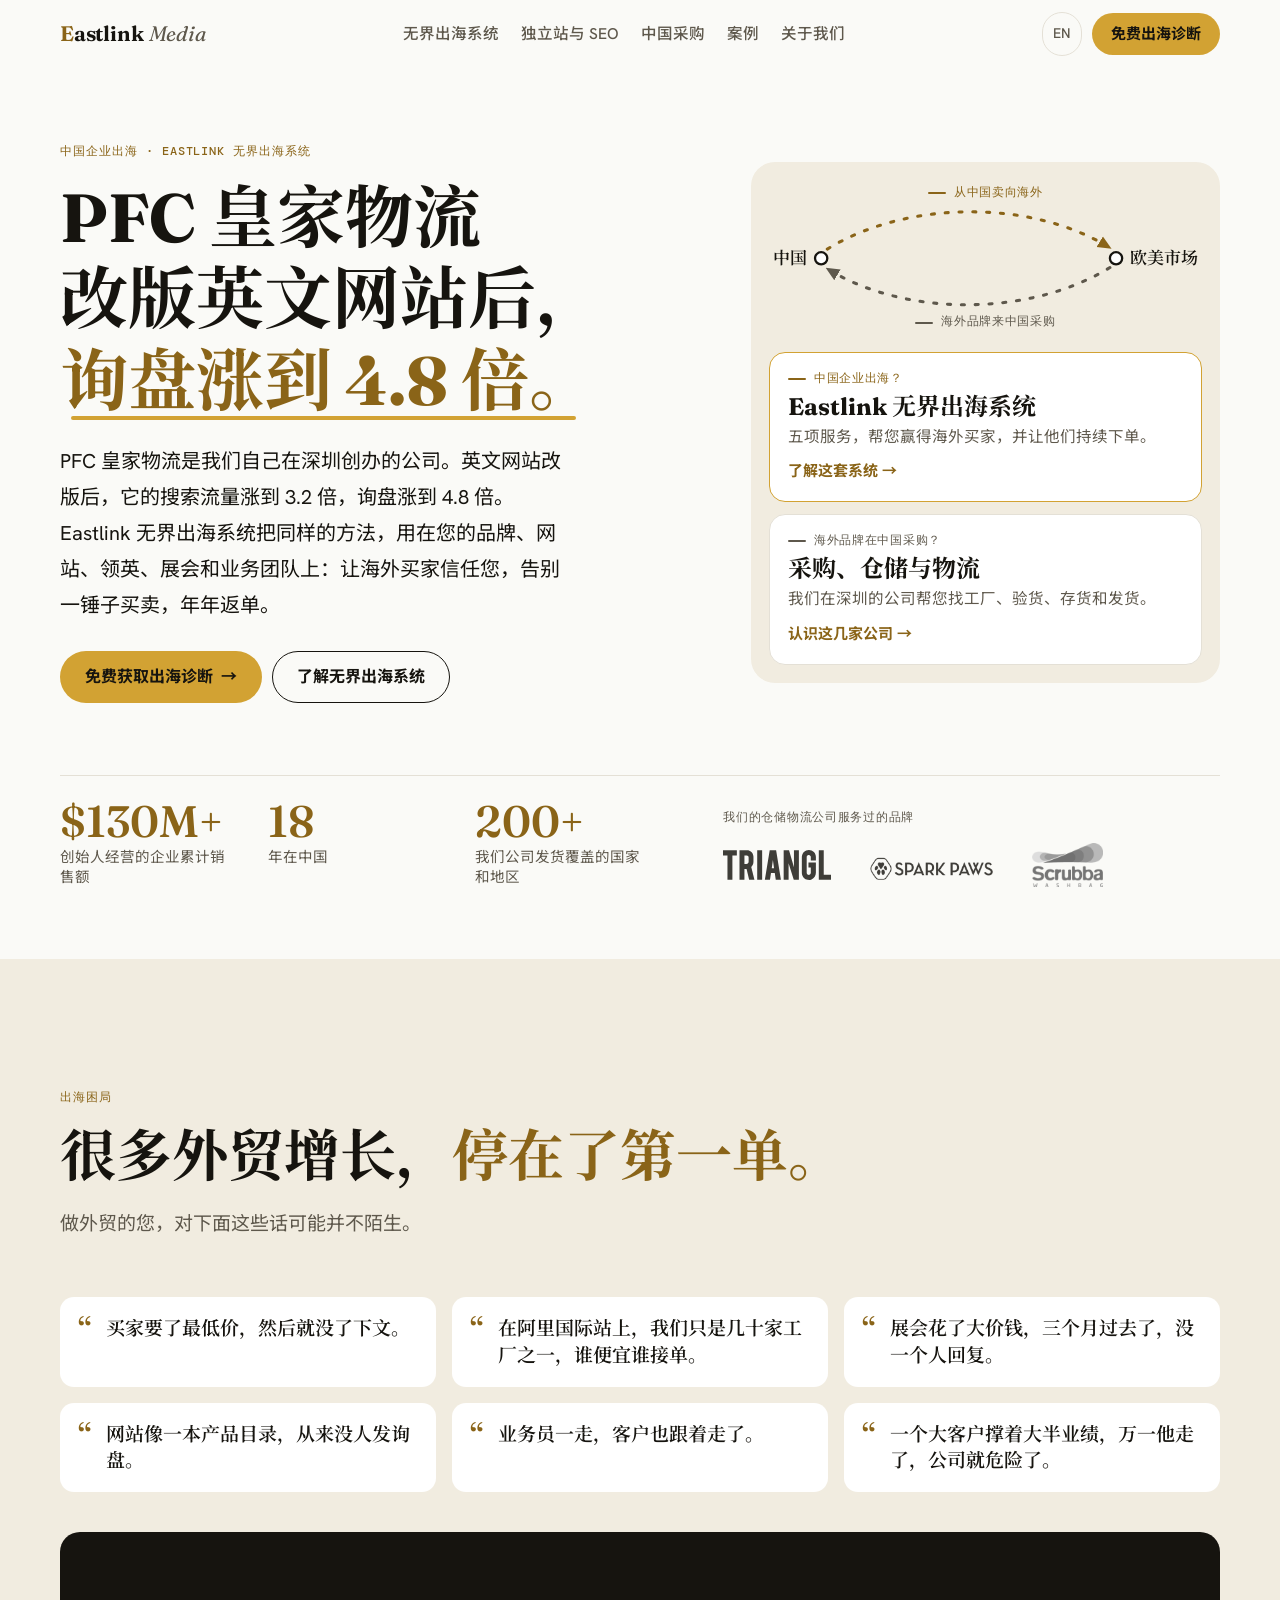
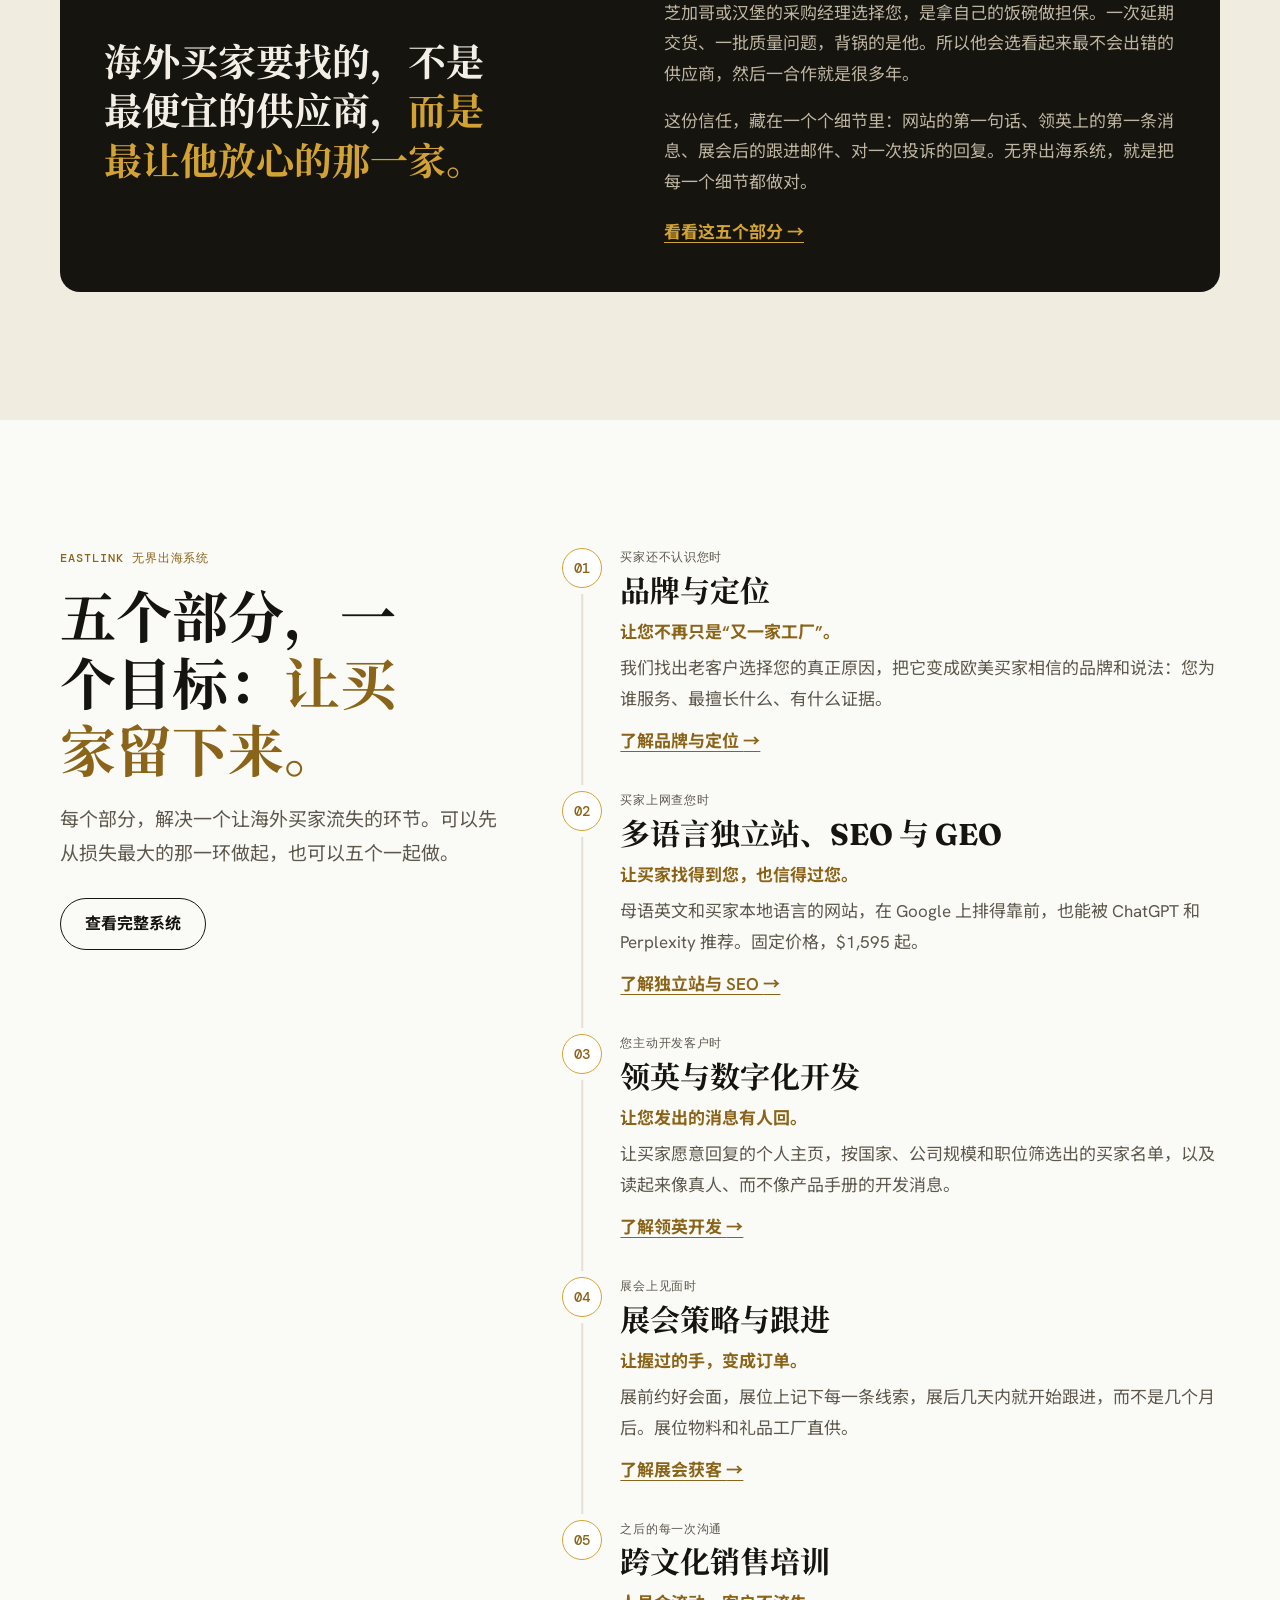
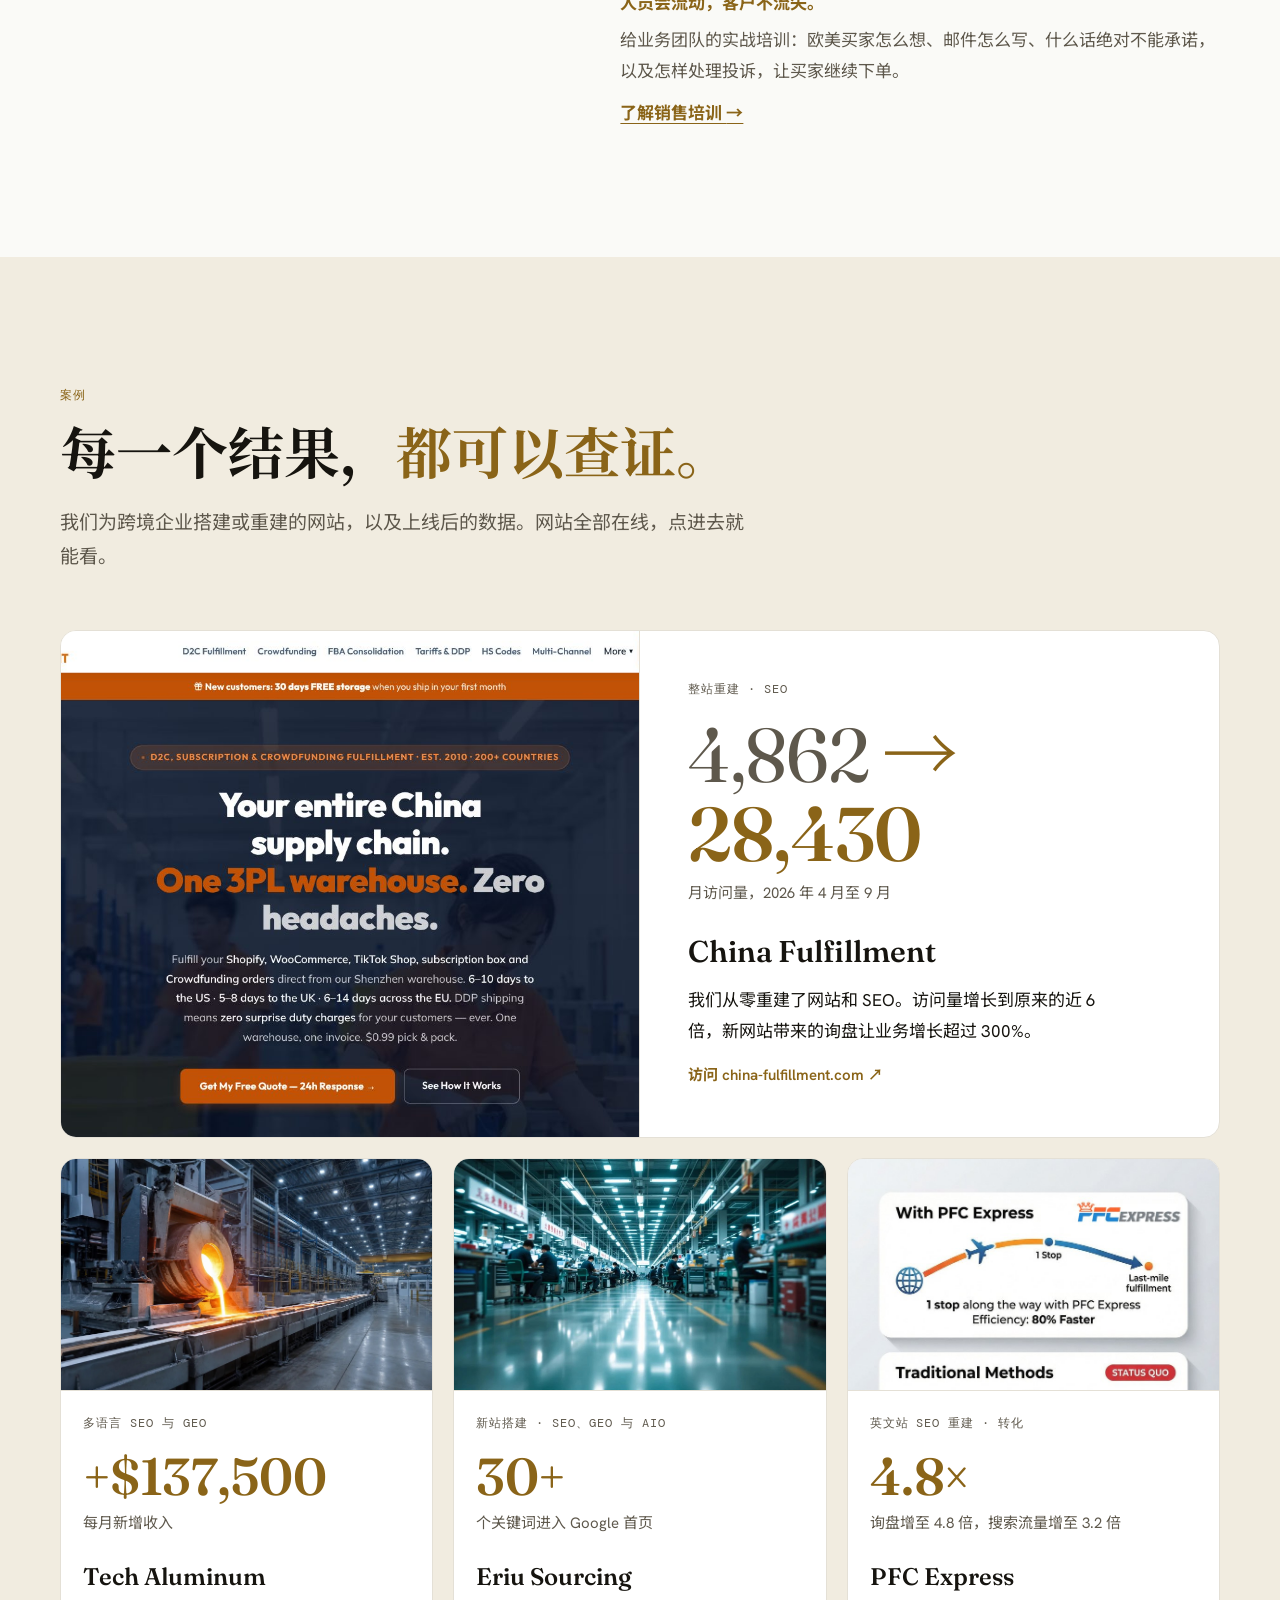
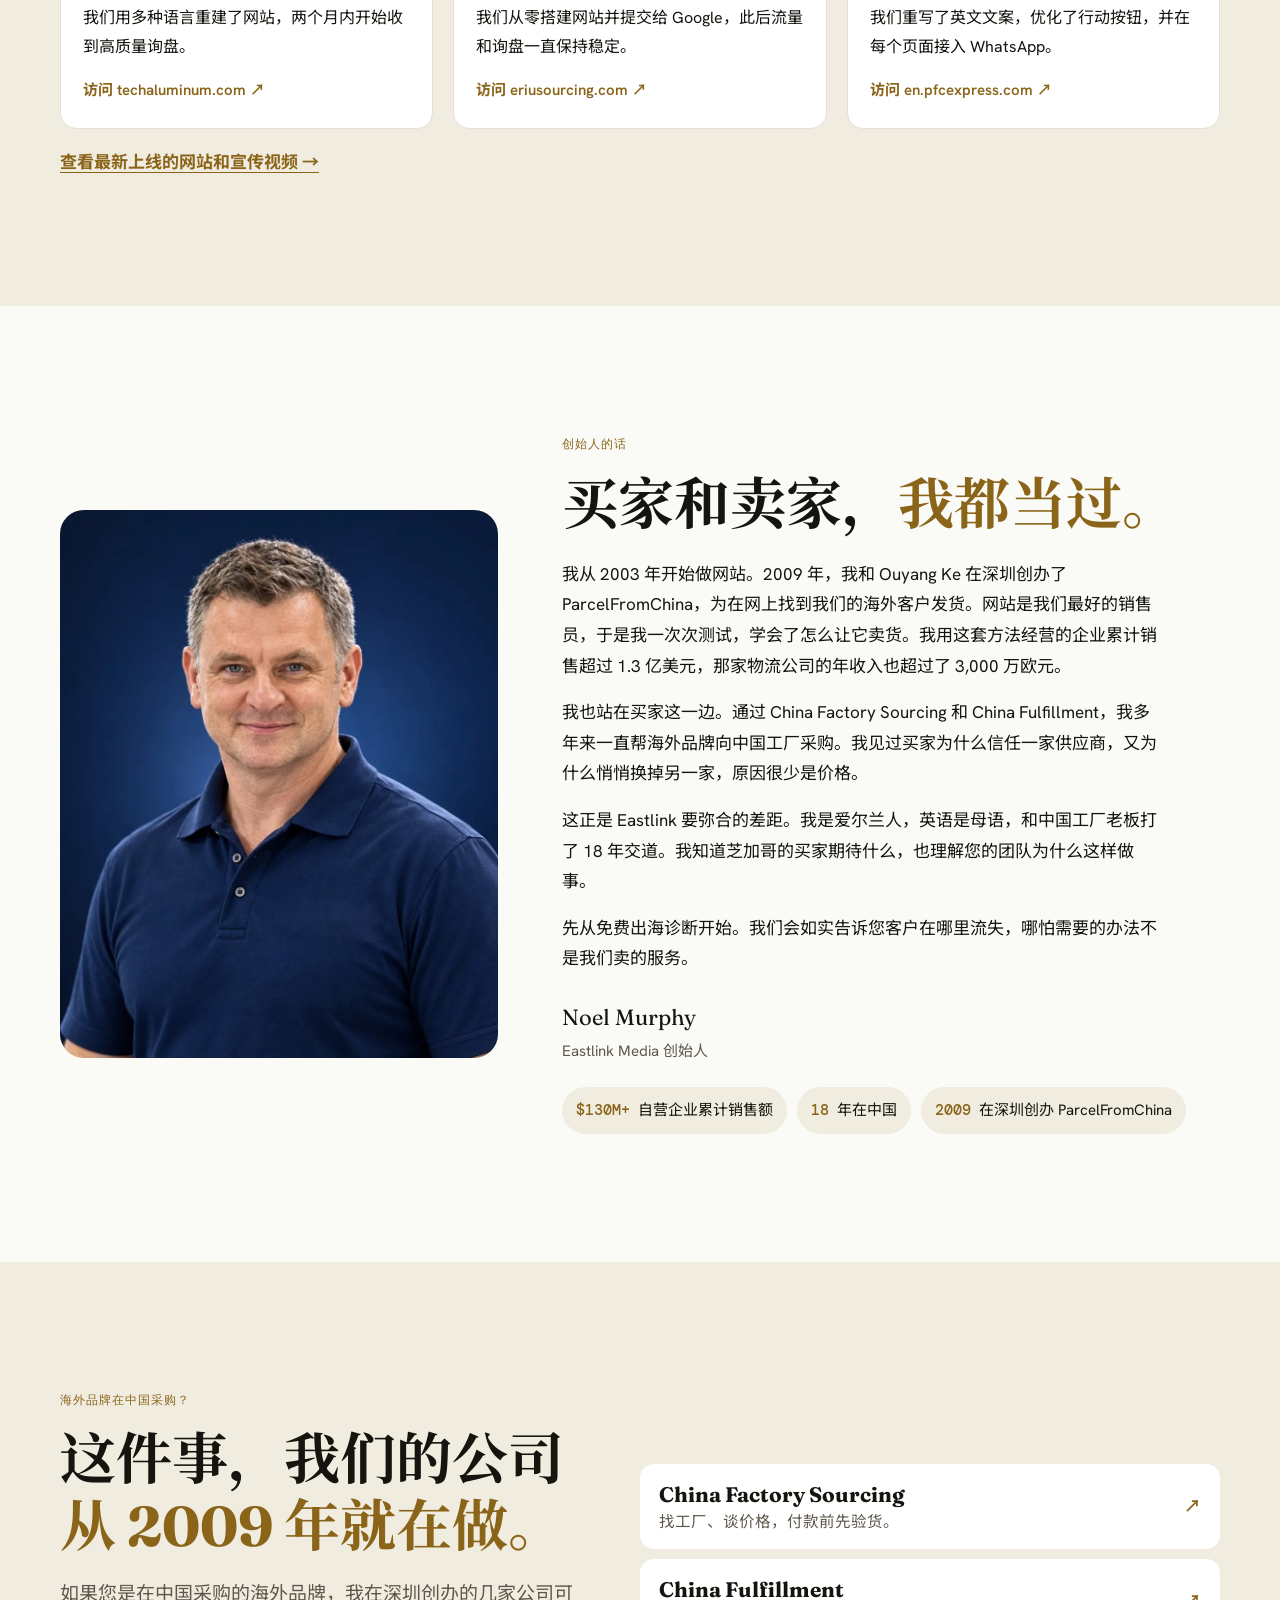
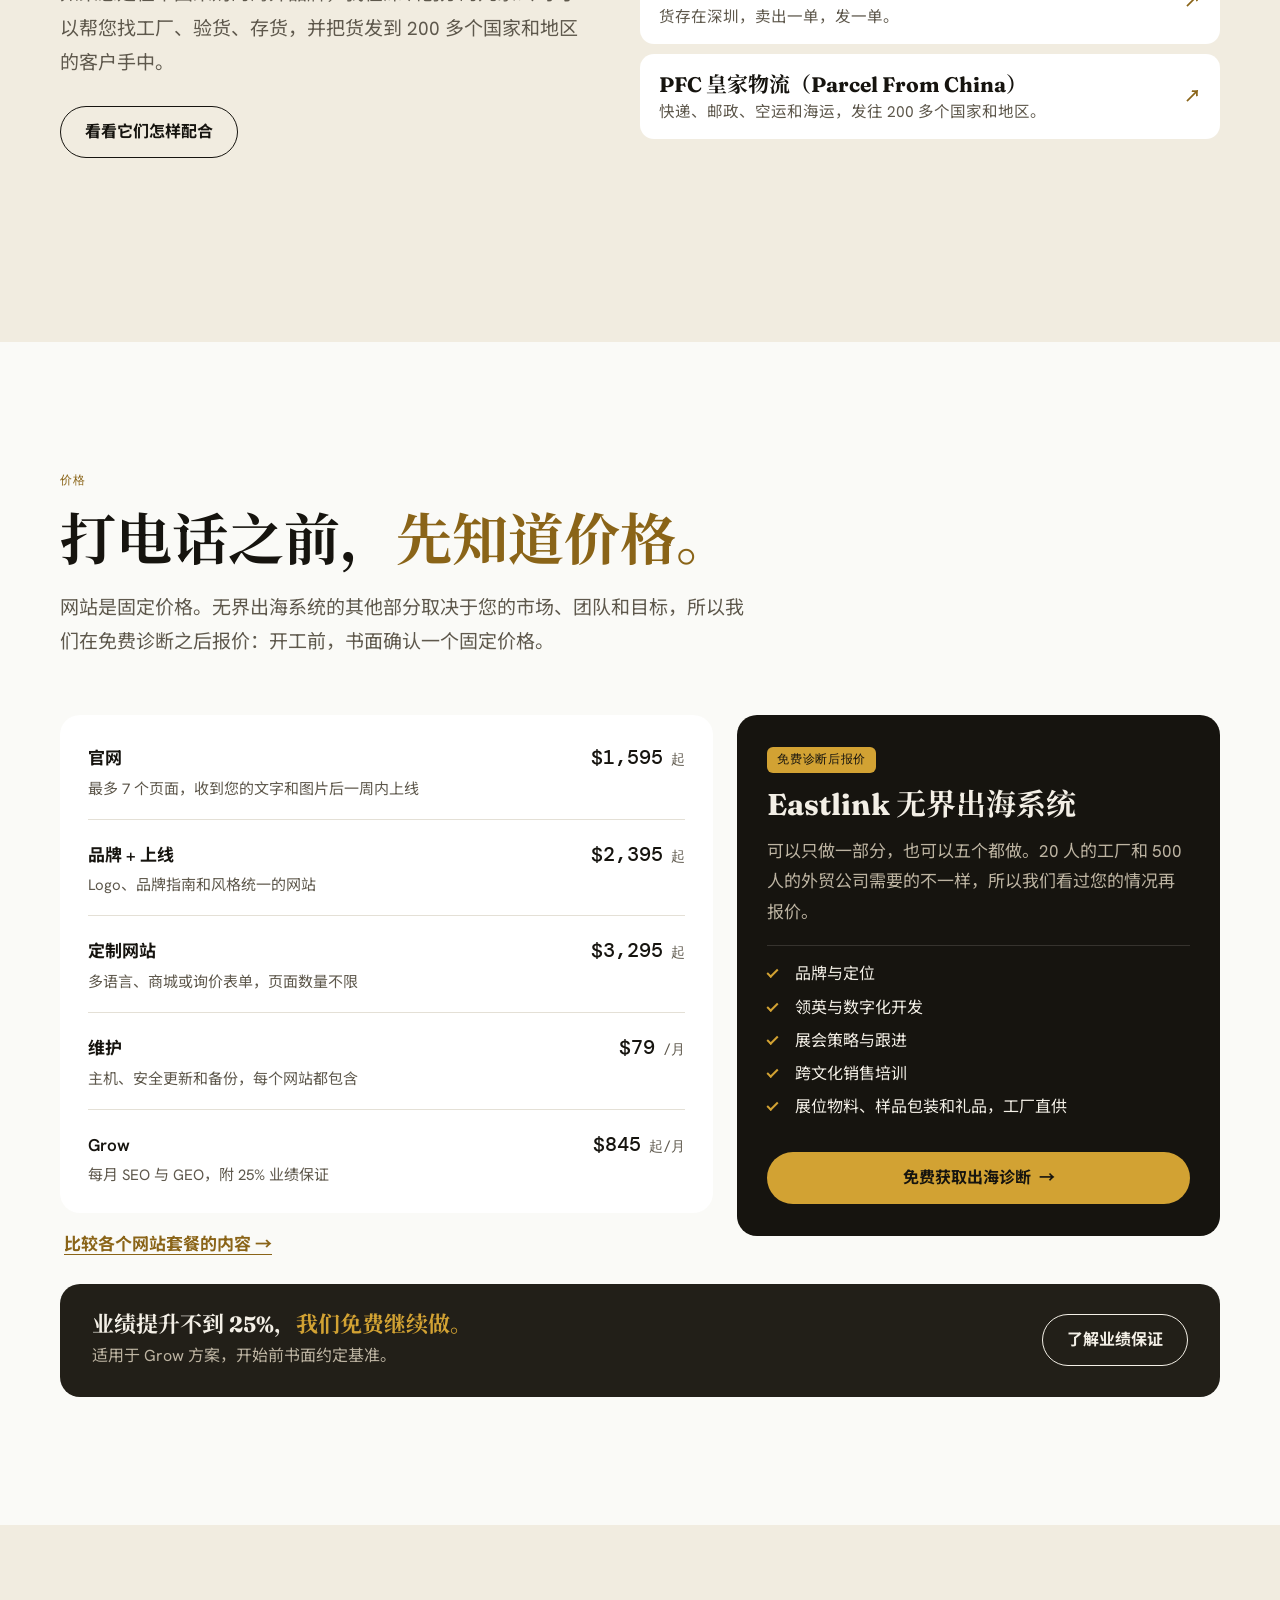
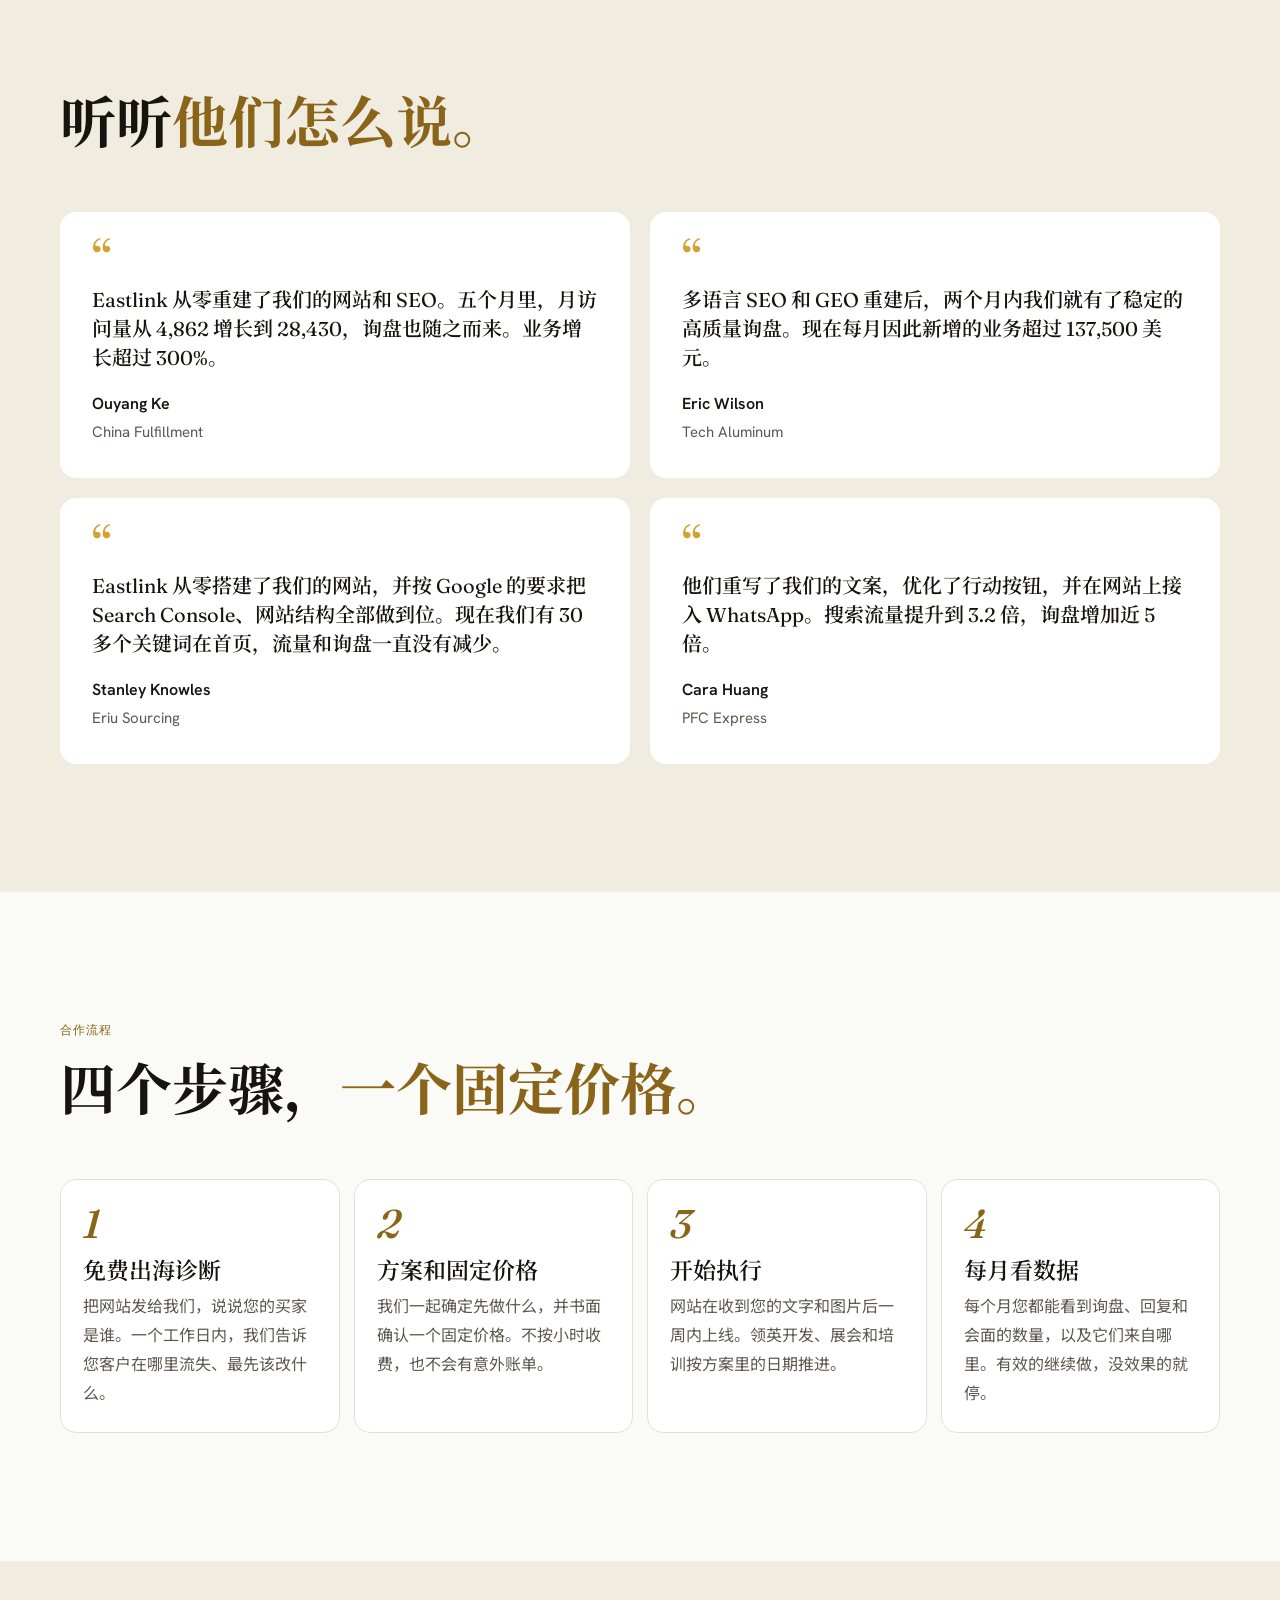
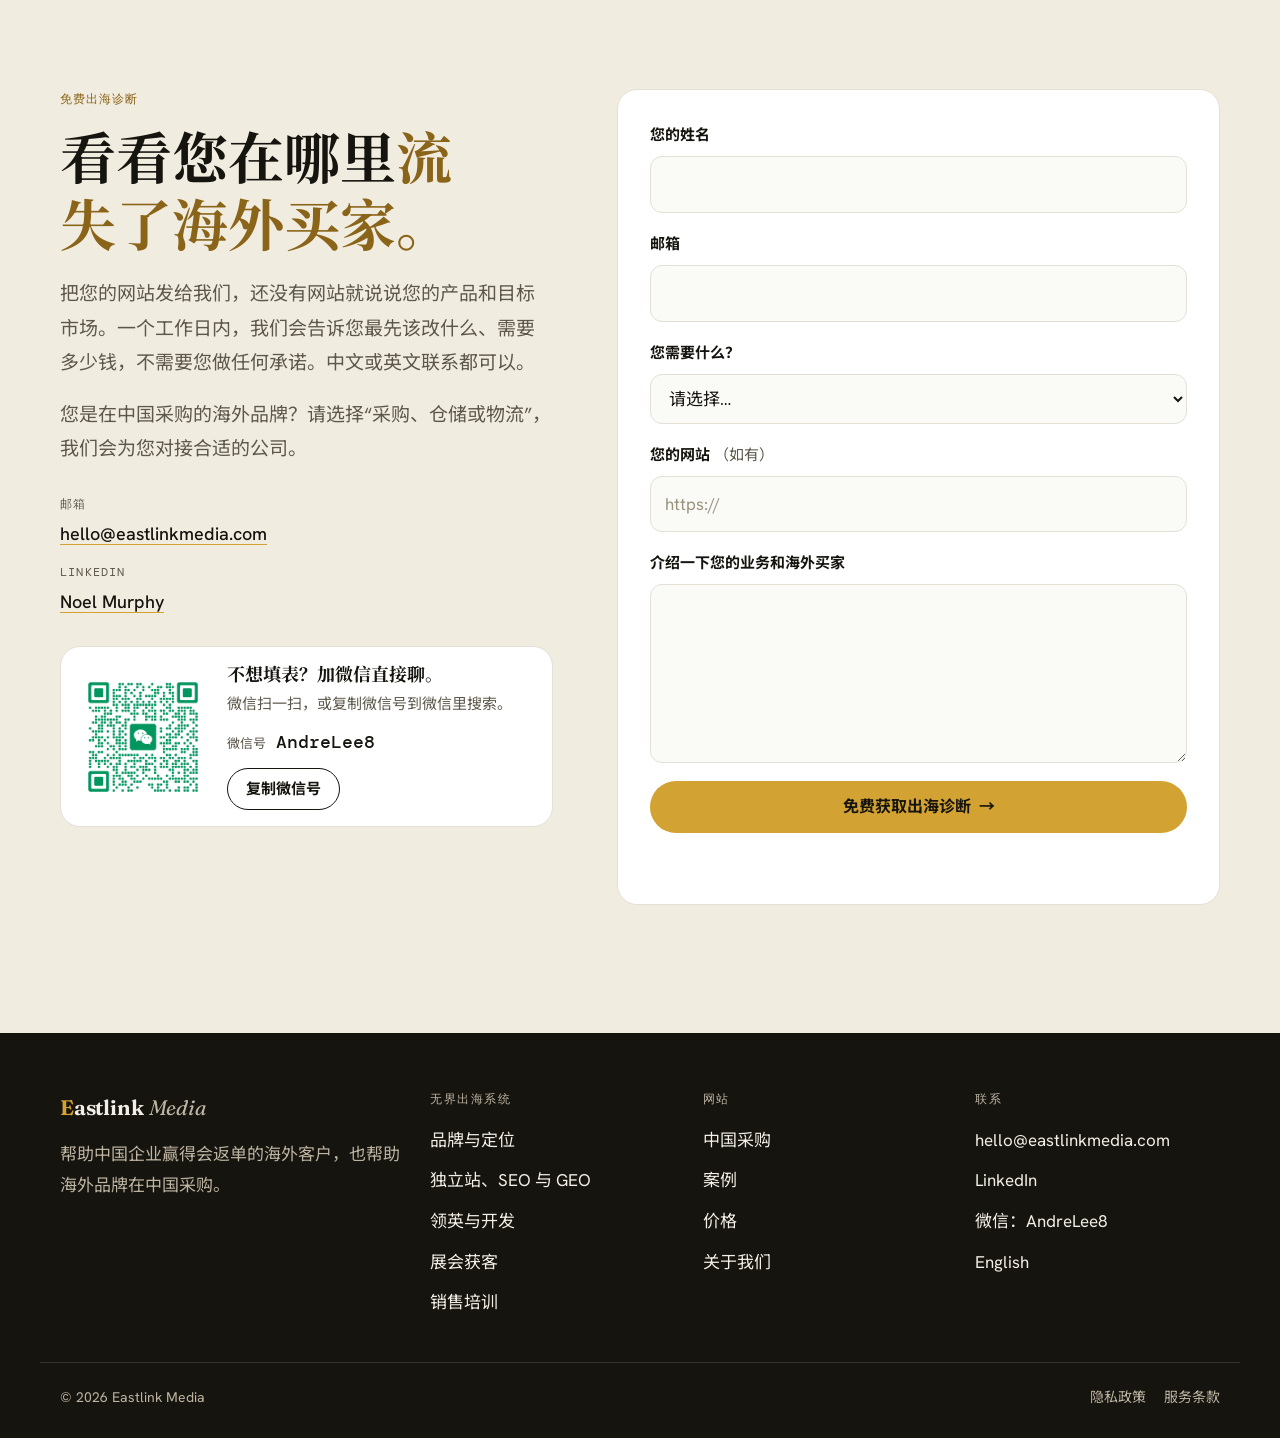
<file: zh/index.html>
<!DOCTYPE html>
<html lang="zh-CN">
<head>
  <meta charset="UTF-8" />
  <meta name="viewport" content="width=device-width, initial-scale=1.0" />
  <title>Eastlink Media | 帮中国企业赢得会返单的海外客户</title>
  <meta name="description" content="帮助中国企业赢得并留住海外买家：品牌定位、多语言独立站与 SEO/GEO、领英开发、展会获客与跟进、跨文化销售培训。创始人在中国 18 年，自营企业累计销售超过 1.3 亿美元。" />
  <meta name="theme-color" content="#FAFAF7" />

  <!-- Canonical & Hreflang -->
  <link rel="canonical" href="https://eastlinkmedia.com/zh/" />
  <link rel="alternate" hreflang="en" href="https://eastlinkmedia.com/" />
  <link rel="alternate" hreflang="zh" href="https://eastlinkmedia.com/zh/" />
  <link rel="alternate" hreflang="x-default" href="https://eastlinkmedia.com/" />

  <!-- Open Graph -->
  <meta property="og:title" content="PFC 皇家物流改版英文网站后，询盘涨到 4.8 倍 | Eastlink Media" />
  <meta property="og:description" content="Eastlink 无界出海系统：品牌、独立站、领英、展会和销售培训一起做，让海外买家信任您、持续返单。" />
  <meta property="og:url" content="https://eastlinkmedia.com/zh/" />
  <meta property="og:type" content="website" />
  <meta property="og:image" content="https://eastlinkmedia.com/images/og-zh.jpg" />
  <meta property="og:image:width" content="1200" />
  <meta property="og:image:height" content="630" />
  <meta property="og:locale" content="zh_CN" />
  <meta property="og:locale:alternate" content="en_GB" />
  <meta property="og:site_name" content="Eastlink Media" />

  <!-- Twitter Card -->
  <meta name="twitter:card" content="summary_large_image" />
  <meta name="twitter:title" content="PFC 皇家物流改版英文网站后，询盘涨到 4.8 倍" />
  <meta name="twitter:description" content="为出海的中国企业做品牌、独立站、领英开发、展会跟进和销售培训。" />
  <meta name="twitter:image" content="https://eastlinkmedia.com/images/og-zh.jpg" />

  <!-- Favicon -->
  <link rel="icon" href="/favicon.ico" sizes="32x32" />
  <link rel="icon" href="/favicon.svg" type="image/svg+xml" />
  <link rel="apple-touch-icon" href="/apple-touch-icon.png" />

  <!-- Schema.org structured data -->
  <script type="application/ld+json">
  {
    "@context": "https://schema.org",
    "@graph": [
      {
        "@type": "ProfessionalService",
        "@id": "https://eastlinkmedia.com/#org",
        "name": "Eastlink Media",
        "url": "https://eastlinkmedia.com/zh/",
        "email": "hello@eastlinkmedia.com",
        "logo": "https://eastlinkmedia.com/apple-touch-icon.png",
        "image": "https://eastlinkmedia.com/images/og-zh.jpg",
        "description": "Eastlink Media 帮助中国企业赢得并留住海外买家。Eastlink 无界出海系统包括：品牌与定位、多语言独立站与 SEO/GEO、领英与数字化开发、展会策略与跟进、跨文化销售培训。",
        "founder": { "@id": "https://eastlinkmedia.com/#noel" },
        "areaServed": ["中国", "美国", "英国", "爱尔兰", "欧盟"],
        "availableLanguage": ["English", "Chinese"],
        "knowsAbout": ["中国企业出海", "外贸品牌定位", "多语言外贸独立站", "Google SEO", "生成式引擎优化（GEO）", "领英开发客户", "展会获客与跟进", "跨文化销售培训", "中国采购、仓储与物流"],
        "sameAs": ["https://www.linkedin.com/in/noel-murphy-ecommerce-china/"],
        "hasOfferCatalog": {
          "@type": "OfferCatalog",
          "name": "Eastlink 无界出海系统",
          "itemListElement": [
            { "@type": "Offer", "itemOffered": { "@type": "Service", "name": "品牌与定位", "url": "https://eastlinkmedia.com/zh/borderfree-system#brand" } },
            { "@type": "Offer", "itemOffered": { "@type": "Service", "name": "多语言独立站、SEO 与 GEO", "url": "https://eastlinkmedia.com/zh/seo-geo-authority" }, "priceSpecification": { "@type": "PriceSpecification", "minPrice": 1595, "priceCurrency": "USD" } },
            { "@type": "Offer", "itemOffered": { "@type": "Service", "name": "领英与数字化开发", "url": "https://eastlinkmedia.com/zh/borderfree-system#linkedin" } },
            { "@type": "Offer", "itemOffered": { "@type": "Service", "name": "展会策略与跟进", "url": "https://eastlinkmedia.com/zh/borderfree-system#trade-shows" } },
            { "@type": "Offer", "itemOffered": { "@type": "Service", "name": "跨文化销售培训", "url": "https://eastlinkmedia.com/zh/borderfree-system#training" } }
          ]
        }
      },
      {
        "@type": "Person",
        "@id": "https://eastlinkmedia.com/#noel",
        "name": "Noel Murphy",
        "jobTitle": "创始人",
        "worksFor": { "@id": "https://eastlinkmedia.com/#org" },
        "nationality": "Irish",
        "description": "爱尔兰人，2003 年开始做网站，2009 年在深圳联合创办 ParcelFromChina。在中国工作 18 年，经营的企业累计销售超过 1.3 亿美元。",
        "sameAs": ["https://www.linkedin.com/in/noel-murphy-ecommerce-china/"]
      }
    ]
  }
  </script>

  <!-- Fonts: Latin faces as on the English site, Noto for Chinese characters -->
  <link rel="preload" href="/fonts/fraunces-v38-6NU78FyLNQOQZAnv9bYEvDiIdE9Ea92uemAk_WBq8U_9v0c2Wa0KxC9TeA.woff2" as="font" type="font/woff2" crossorigin />
  <link rel="preload" href="/fonts/hankengrotesk-v12-ieVn2YZDLWuGJpnzaiwFXS9tYtpd59A.woff2" as="font" type="font/woff2" crossorigin />
  <link rel="stylesheet" href="/css/fonts.css" />
  <link rel="stylesheet" href="/css/fonts-zh.css" />

  <!-- Styles -->
  <link rel="stylesheet" href="/css/site.css" />
  <script>document.documentElement.classList.add('js');</script>
</head>
<body>

  <a class="skip" href="#main">跳到正文</a>

  <!-- ===================== NAV ===================== -->
  <header class="nav" id="nav">
    <div class="wrap nav__bar">
      <a href="#top" class="logo" aria-label="Eastlink Media，回到顶部">
        <span class="logo__e">E</span>astlink <span class="logo__media">Media</span>
      </a>

      <nav class="nav__links" aria-label="主导航">
        <a href="/zh/borderfree-system">无界出海系统</a>
        <a href="/zh/seo-geo-authority">独立站与 SEO</a>
        <a href="/zh/buy-from-china">中国采购</a>
        <a href="/zh/#results">案例</a>
        <a href="/zh/#about">关于我们</a>
      </nav>

      <div class="nav__end">
        <a href="/" class="nav__lang" lang="en" hreflang="en" title="Switch to English">EN</a>
        <a href="#contact" class="btn btn--gold btn--sm nav__cta">免费出海诊断</a>
        <button class="nav__burger" id="navBurger" aria-label="打开菜单" aria-expanded="false" aria-controls="mobileMenu">
          <span></span><span></span>
        </button>
      </div>
    </div>

    <div class="menu" id="mobileMenu" hidden>
      <nav class="wrap menu__inner" aria-label="移动端导航">
        <a href="/zh/borderfree-system">无界出海系统</a>
        <a href="/zh/seo-geo-authority">独立站与 SEO</a>
        <a href="/zh/buy-from-china">中国采购</a>
        <a href="/zh/#results">案例</a>
        <a href="/zh/#prices">价格</a>
        <a href="/zh/#about">关于我们</a>
        <a href="#contact" class="btn btn--gold">免费获取出海诊断</a>
        <div class="menu__foot">
          <a href="mailto:hello@eastlinkmedia.com">hello@eastlinkmedia.com</a>
          <a href="/" lang="en" hreflang="en">English</a>
        </div>
      </nav>
    </div>
  </header>

  <main id="main">

    <!-- ===================== HERO ===================== -->
    <section class="hero" id="top">
      <div class="wrap hero__grid">
        <div class="hero__copy">
          <p class="eyebrow rv">中国企业出海 · Eastlink 无界出海系统</p>
          <h1 class="hero__h1 rv"><span class="ph">PFC 皇家物流</span><span class="ph">改版英文网站后，</span><em class="sweep">询盘涨到 4.8 倍。</em></h1>
          <p class="hero__sub rv">PFC 皇家物流是我们自己在深圳创办的公司。英文网站改版后，它的搜索流量涨到 3.2 倍，询盘涨到 4.8 倍。Eastlink 无界出海系统把同样的方法，用在您的品牌、网站、领英、展会和业务团队上：让海外买家信任您，告别一锤子买卖，年年返单。</p>
          <div class="hero__ctas rv">
            <a href="#contact" class="btn btn--gold">免费获取出海诊断 <span aria-hidden="true">→</span></a>
            <a href="/zh/borderfree-system" class="btn btn--line">了解无界出海系统</a>
          </div>
        </div>

        <div class="doors rv">
          <div class="bridge" aria-hidden="true">
            <span class="bridge__lab bridge__lab--out">从中国卖向海外</span>
            <div class="bridge__row">
              <span class="bridge__place">中国</span>
              <svg class="bridge__svg" viewBox="0 0 200 72">
                <defs>
                  <marker id="tipOut" viewBox="0 0 10 10" refX="6" refY="5" markerWidth="9" markerHeight="9" markerUnits="userSpaceOnUse" orient="auto"><path class="tip-out" d="M0 0.5 L10 5 L0 9.5z" /></marker>
                  <marker id="tipIn" viewBox="0 0 10 10" refX="6" refY="5" markerWidth="9" markerHeight="9" markerUnits="userSpaceOnUse" orient="auto"><path class="tip-in" d="M0 0.5 L10 5 L0 9.5z" /></marker>
                </defs>
                <path class="out" d="M8 30 C 60 -2, 140 -2, 190 28" marker-end="url(#tipOut)" />
                <path class="in" d="M192 42 C 140 74, 60 74, 10 44" marker-end="url(#tipIn)" />
                <circle cx="4" cy="36" r="4" />
                <circle cx="196" cy="36" r="4" />
              </svg>
              <span class="bridge__place">欧美市场</span>
            </div>
            <span class="bridge__lab bridge__lab--in">海外品牌来中国采购</span>
          </div>

          <a class="door door--main" href="/zh/borderfree-system">
            <span class="door__q">中国企业出海？</span>
            <b class="door__t">Eastlink 无界出海系统</b>
            <span class="door__d">五项服务，帮您赢得海外买家，并让他们持续下单。</span>
            <span class="door__go">了解这套系统 <span aria-hidden="true">→</span></span>
          </a>
          <a class="door" href="/zh/buy-from-china">
            <span class="door__q">海外品牌在中国采购？</span>
            <b class="door__t">采购、仓储与物流</b>
            <span class="door__d">我们在深圳的公司帮您找工厂、验货、存货和发货。</span>
            <span class="door__go">认识这几家公司 <span aria-hidden="true">→</span></span>
          </a>
        </div>
      </div>

      <div class="wrap proofbar rv">
        <dl class="stats">
          <div><dt>创始人经营的企业累计销售额</dt><dd>$130M+</dd></div>
          <div><dt>年在中国</dt><dd>18</dd></div>
          <div><dt>我们公司发货覆盖的国家和地区</dt><dd>200+</dd></div>
        </dl>
        <div class="logos">
          <p class="logos__label">我们的仓储物流公司服务过的品牌</p>
          <ul>
            <li><img src="/images/brands/triangl.svg" alt="Triangl" width="90" height="25" /></li>
            <li><img src="/images/brands/sparkpaws.png" alt="Spark Paws" width="411" height="96" /></li>
            <li><img class="logo--tall" src="/images/brands/scrubba.png" alt="Scrubba" width="195" height="120" /></li>
          </ul>
        </div>
      </div>
    </section>

    <!-- ===================== THE EXPORT TRAP ===================== -->
    <section class="sec sec--linen" id="trap" aria-labelledby="trap-h">
      <div class="wrap">
        <div class="head">
          <p class="eyebrow rv">出海困局</p>
          <h2 class="h2 rv" id="trap-h">很多外贸增长，<em>停在了第一单。</em></h2>
          <p class="lede rv">做外贸的您，对下面这些话可能并不陌生。</p>
        </div>
        <ul class="pains">
          <li class="pain rv">买家要了最低价，然后就没了下文。</li>
          <li class="pain rv">在阿里国际站上，我们只是几十家工厂之一，谁便宜谁接单。</li>
          <li class="pain rv">展会花了大价钱，三个月过去了，没一个人回复。</li>
          <li class="pain rv">网站像一本产品目录，从来没人发询盘。</li>
          <li class="pain rv">业务员一走，客户也跟着走了。</li>
          <li class="pain rv">一个大客户撑着大半业绩，万一他走了，公司就危险了。</li>
        </ul>
        <div class="reframe rv">
          <p class="reframe__big">海外买家要找的，不是最便宜的供应商，<em>而是最让他放心的那一家。</em></p>
          <div class="prose">
            <p>芝加哥或汉堡的采购经理选择您，是拿自己的饭碗做担保。一次延期交货、一批质量问题，背锅的是他。所以他会选看起来最不会出错的供应商，然后一合作就是很多年。</p>
            <p>这份信任，藏在一个个细节里：网站的第一句话、领英上的第一条消息、展会后的跟进邮件、对一次投诉的回复。无界出海系统，就是把每一个细节都做对。</p>
            <a href="#system" class="more">看看这五个部分 <span aria-hidden="true">→</span></a>
          </div>
        </div>
      </div>
    </section>

    <!-- ===================== THE SYSTEM ===================== -->
    <section class="sec" id="system" aria-labelledby="sys-h">
      <div class="wrap path-wrap">
        <div class="head">
          <p class="eyebrow rv">Eastlink 无界出海系统</p>
          <h2 class="h2 rv" id="sys-h">五个部分，一个目标：<em>让买家留下来。</em></h2>
          <p class="lede rv">每个部分，解决一个让海外买家流失的环节。可以先从损失最大的那一环做起，也可以五个一起做。</p>
          <a href="/zh/borderfree-system" class="btn btn--line rv head__btn">查看完整系统</a>
        </div>
        <ol class="path">
          <li class="leg rv" data-n="01">
            <p class="leg__when">买家还不认识您时</p>
            <h3>品牌与定位</h3>
            <p class="leg__fix">让您不再只是“又一家工厂”。</p>
            <p>我们找出老客户选择您的真正原因，把它变成欧美买家相信的品牌和说法：您为谁服务、最擅长什么、有什么证据。</p>
            <a href="/zh/borderfree-system#brand" class="more">了解品牌与定位 <span aria-hidden="true">→</span></a>
          </li>
          <li class="leg rv" data-n="02">
            <p class="leg__when">买家上网查您时</p>
            <h3>多语言独立站、SEO 与 GEO</h3>
            <p class="leg__fix">让买家找得到您，也信得过您。</p>
            <p>母语英文和买家本地语言的网站，在 Google 上排得靠前，也能被 ChatGPT 和 Perplexity 推荐。固定价格，$1,595 起。</p>
            <a href="/zh/seo-geo-authority" class="more">了解独立站与 SEO <span aria-hidden="true">→</span></a>
          </li>
          <li class="leg rv" data-n="03">
            <p class="leg__when">您主动开发客户时</p>
            <h3>领英与数字化开发</h3>
            <p class="leg__fix">让您发出的消息有人回。</p>
            <p>让买家愿意回复的个人主页，按国家、公司规模和职位筛选出的买家名单，以及读起来像真人、而不像产品手册的开发消息。</p>
            <a href="/zh/borderfree-system#linkedin" class="more">了解领英开发 <span aria-hidden="true">→</span></a>
          </li>
          <li class="leg rv" data-n="04">
            <p class="leg__when">展会上见面时</p>
            <h3>展会策略与跟进</h3>
            <p class="leg__fix">让握过的手，变成订单。</p>
            <p>展前约好会面，展位上记下每一条线索，展后几天内就开始跟进，而不是几个月后。展位物料和礼品工厂直供。</p>
            <a href="/zh/borderfree-system#trade-shows" class="more">了解展会获客 <span aria-hidden="true">→</span></a>
          </li>
          <li class="leg rv" data-n="05">
            <p class="leg__when">之后的每一次沟通</p>
            <h3>跨文化销售培训</h3>
            <p class="leg__fix">人员会流动，客户不流失。</p>
            <p>给业务团队的实战培训：欧美买家怎么想、邮件怎么写、什么话绝对不能承诺，以及怎样处理投诉，让买家继续下单。</p>
            <a href="/zh/borderfree-system#training" class="more">了解销售培训 <span aria-hidden="true">→</span></a>
          </li>
        </ol>
      </div>
    </section>

    <!-- ===================== RESULTS ===================== -->
    <section class="sec sec--linen" id="results" aria-labelledby="work-h">
      <div class="wrap">
        <div class="head">
          <p class="eyebrow rv">案例</p>
          <h2 class="h2 rv" id="work-h">每一个结果，<em>都可以查证。</em></h2>
          <p class="lede rv">我们为跨境企业搭建或重建的网站，以及上线后的数据。网站全部在线，点进去就能看。</p>
        </div>

        <div class="work">
          <a class="case case--feature rv" href="https://www.china-fulfillment.com/" target="_blank" rel="noopener">
            <div class="case__img"><img src="/images/work-chinafulfillment.jpg" alt="重建后的 China Fulfillment 网站" width="1280" height="800" loading="lazy" /></div>
            <div class="case__body">
              <p class="case__tag">整站重建 · SEO</p>
              <p class="case__stat"><span class="case__from">4,862</span> <span aria-hidden="true">→</span><span class="sr"> 增至 </span> 28,430</p>
              <p class="case__unit">月访问量，2026 年 4 月至 9 月</p>
              <h3 class="case__name">China Fulfillment</h3>
              <p class="case__text">我们从零重建了网站和 SEO。访问量增长到原来的近 6 倍，新网站带来的询盘让业务增长超过 300%。</p>
              <span class="case__go">访问 china-fulfillment.com <span aria-hidden="true">↗</span></span>
            </div>
          </a>

          <a class="case rv" href="https://techaluminum.com/en/" target="_blank" rel="noopener">
            <div class="case__img"><img src="/images/work-techaluminum.jpg" alt="Tech Aluminum 多语言网站" width="1536" height="1024" loading="lazy" /></div>
            <div class="case__body">
              <p class="case__tag">多语言 SEO 与 GEO</p>
              <p class="case__stat">+$137,500</p>
              <p class="case__unit">每月新增收入</p>
              <h3 class="case__name">Tech Aluminum</h3>
              <p class="case__text">我们用多种语言重建了网站，两个月内开始收到高质量询盘。</p>
              <span class="case__go">访问 techaluminum.com <span aria-hidden="true">↗</span></span>
            </div>
          </a>

          <a class="case rv" href="https://eriusourcing.com/" target="_blank" rel="noopener">
            <div class="case__img"><img src="/images/work-eriusourcing.jpg" alt="Eriu Sourcing 网站" width="1344" height="768" loading="lazy" /></div>
            <div class="case__body">
              <p class="case__tag">新站搭建 · SEO、GEO 与 AIO</p>
              <p class="case__stat">30+</p>
              <p class="case__unit">个关键词进入 Google 首页</p>
              <h3 class="case__name">Eriu Sourcing</h3>
              <p class="case__text">我们从零搭建网站并提交给 Google，此后流量和询盘一直保持稳定。</p>
              <span class="case__go">访问 eriusourcing.com <span aria-hidden="true">↗</span></span>
            </div>
          </a>

          <a class="case rv" href="https://en.pfcexpress.com/" target="_blank" rel="noopener">
            <div class="case__img"><img src="/images/work-pfcexpress.jpg" alt="PFC Express 英文网站" width="800" height="800" loading="lazy" /></div>
            <div class="case__body">
              <p class="case__tag">英文站 SEO 重建 · 转化</p>
              <p class="case__stat">4.8×</p>
              <p class="case__unit">询盘增至 4.8 倍，搜索流量增至 3.2 倍</p>
              <h3 class="case__name">PFC Express</h3>
              <p class="case__text">我们重写了英文文案，优化了行动按钮，并在每个页面接入 WhatsApp。</p>
              <span class="case__go">访问 en.pfcexpress.com <span aria-hidden="true">↗</span></span>
            </div>
          </a>
        </div>
        <a href="/zh/seo-geo-authority#launches" class="more rv">查看最新上线的网站和宣传视频 <span aria-hidden="true">→</span></a>
      </div>
    </section>

    <!-- ===================== ABOUT ===================== -->
    <section class="sec" id="about" aria-labelledby="about-h">
      <div class="wrap about">
        <div class="about__photo rv">
          <img src="/images/noel-murphy.jpg" alt="Eastlink Media 创始人 Noel Murphy" width="912" height="1136" loading="lazy" />
        </div>
        <div class="about__copy">
          <p class="eyebrow rv">创始人的话</p>
          <h2 class="h2 rv" id="about-h">买家和卖家，<em>我都当过。</em></h2>
          <div class="prose rv">
            <p>我从 2003 年开始做网站。2009 年，我和 Ouyang Ke 在深圳创办了 ParcelFromChina，为在网上找到我们的海外客户发货。网站是我们最好的销售员，于是我一次次测试，学会了怎么让它卖货。我用这套方法经营的企业累计销售超过 1.3 亿美元，那家物流公司的年收入也超过了 3,000 万欧元。</p>
            <p>我也站在买家这一边。通过 China Factory Sourcing 和 China Fulfillment，我多年来一直帮海外品牌向中国工厂采购。我见过买家为什么信任一家供应商，又为什么悄悄换掉另一家，原因很少是价格。</p>
            <p>这正是 Eastlink 要弥合的差距。我是爱尔兰人，英语是母语，和中国工厂老板打了 18 年交道。我知道芝加哥的买家期待什么，也理解您的团队为什么这样做事。</p>
            <p>先从免费出海诊断开始。我们会如实告诉您客户在哪里流失，哪怕需要的办法不是我们卖的服务。</p>
          </div>
          <p class="about__sign rv">Noel Murphy <span>Eastlink Media 创始人</span></p>
          <p class="about__facts rv"><span><b>$130M+</b> 自营企业累计销售额</span><span><b>18</b> 年在中国</span><span><b>2009</b> 在深圳创办 ParcelFromChina</span></p>
        </div>
      </div>
    </section>

    <!-- ===================== BUYING FROM CHINA ===================== -->
    <section class="sec sec--linen" id="buy" aria-labelledby="buy-h">
      <div class="wrap other">
        <div class="head">
          <p class="eyebrow rv">海外品牌在中国采购？</p>
          <h2 class="h2 rv" id="buy-h">这件事，我们的公司<em>从 2009 年就在做。</em></h2>
          <p class="lede rv">如果您是在中国采购的海外品牌，我在深圳创办的几家公司可以帮您找工厂、验货、存货，并把货发到 200 多个国家和地区的客户手中。</p>
          <a href="/zh/buy-from-china" class="btn btn--line rv head__btn">看看它们怎样配合</a>
        </div>
        <div class="other__list">
          <a class="rv" href="https://www.chinafactorysourcing.com/" target="_blank" rel="noopener">
            <b>China Factory Sourcing</b>
            <span>找工厂、谈价格，付款前先验货。</span>
            <i aria-hidden="true">↗</i>
          </a>
          <a class="rv" href="https://www.china-fulfillment.com/" target="_blank" rel="noopener">
            <b>China Fulfillment</b>
            <span>货存在深圳，卖出一单，发一单。</span>
            <i aria-hidden="true">↗</i>
          </a>
          <a class="rv" href="https://www.pfcexpress.com/" target="_blank" rel="noopener">
            <b>PFC 皇家物流（Parcel From China）</b>
            <span>快递、邮政、空运和海运，发往 200 多个国家和地区。</span>
            <i aria-hidden="true">↗</i>
          </a>
        </div>
      </div>
    </section>

    <!-- ===================== PRICES ===================== -->
    <section class="sec" id="prices" aria-labelledby="pk-h">
      <div class="wrap">
        <div class="head">
          <p class="eyebrow rv">价格</p>
          <h2 class="h2 rv" id="pk-h">打电话之前，<em>先知道价格。</em></h2>
          <p class="lede rv">网站是固定价格。无界出海系统的其他部分取决于您的市场、团队和目标，所以我们在免费诊断之后报价：开工前，书面确认一个固定价格。</p>
        </div>

        <div class="plist-wrap">
          <div class="rv">
            <dl class="plist">
              <div><dt>官网 <span>最多 7 个页面，收到您的文字和图片后一周内上线</span></dt><dd><b>$1,595</b> 起</dd></div>
              <div><dt>品牌 + 上线 <span>Logo、品牌指南和风格统一的网站</span></dt><dd><b>$2,395</b> 起</dd></div>
              <div><dt>定制网站 <span>多语言、商城或询价表单，页面数量不限</span></dt><dd><b>$3,295</b> 起</dd></div>
              <div><dt>维护 <span>主机、安全更新和备份，每个网站都包含</span></dt><dd><b>$79</b> /月</dd></div>
              <div><dt>Grow <span>每月 SEO 与 GEO，附 25% 业绩保证</span></dt><dd><b>$845</b> 起/月</dd></div>
            </dl>
            <p class="plist__more"><a href="/zh/seo-geo-authority#packages" class="more">比较各个网站套餐的内容 <span aria-hidden="true">→</span></a></p>
          </div>

          <article class="syscard rv">
            <p class="pkg__tag">免费诊断后报价</p>
            <h3>Eastlink 无界出海系统</h3>
            <p>可以只做一部分，也可以五个都做。20 人的工厂和 500 人的外贸公司需要的不一样，所以我们看过您的情况再报价。</p>
            <ul class="ticks">
              <li>品牌与定位</li>
              <li>领英与数字化开发</li>
              <li>展会策略与跟进</li>
              <li>跨文化销售培训</li>
              <li>展位物料、样品包装和礼品，工厂直供</li>
            </ul>
            <a href="#contact" class="btn btn--gold btn--full" data-service="Borderfree System (all five)">免费获取出海诊断 <span aria-hidden="true">→</span></a>
          </article>
        </div>

        <div class="gband rv">
          <p><b>业绩提升不到 25%，<em>我们免费继续做。</em></b>适用于 Grow 方案，开始前书面约定基准。</p>
          <a href="/zh/seo-geo-authority#guarantee" class="btn btn--line">了解业绩保证</a>
        </div>
      </div>
    </section>

    <!-- ===================== TESTIMONIALS ===================== -->
    <section class="sec sec--linen" id="clients" aria-labelledby="t-h">
      <div class="wrap">
        <div class="head">
          <p class="eyebrow rv">评价</p>
          <h2 class="h2 rv" id="t-h">听听<em>他们怎么说。</em></h2>
        </div>
        <div class="quotes">
          <figure class="quote rv">
            <blockquote>Eastlink 从零重建了我们的网站和 SEO。五个月里，月访问量从 4,862 增长到 28,430，询盘也随之而来。业务增长超过 300%。</blockquote>
            <figcaption><b>Ouyang Ke</b> China Fulfillment</figcaption>
          </figure>
          <figure class="quote rv">
            <blockquote>多语言 SEO 和 GEO 重建后，两个月内我们就有了稳定的高质量询盘。现在每月因此新增的业务超过 137,500 美元。</blockquote>
            <figcaption><b>Eric Wilson</b> Tech Aluminum</figcaption>
          </figure>
          <figure class="quote rv">
            <blockquote>Eastlink 从零搭建了我们的网站，并按 Google 的要求把 Search Console、网站结构全部做到位。现在我们有 30 多个关键词在首页，流量和询盘一直没有减少。</blockquote>
            <figcaption><b>Stanley Knowles</b> Eriu Sourcing</figcaption>
          </figure>
          <figure class="quote rv">
            <blockquote>他们重写了我们的文案，优化了行动按钮，并在网站上接入 WhatsApp。搜索流量提升到 3.2 倍，询盘增加近 5 倍。</blockquote>
            <figcaption><b>Cara Huang</b> PFC Express</figcaption>
          </figure>
        </div>
      </div>
    </section>

    <!-- ===================== PROCESS ===================== -->
    <section class="sec" id="process" aria-labelledby="process-h">
      <div class="wrap">
        <div class="head">
          <p class="eyebrow rv">合作流程</p>
          <h2 class="h2 rv" id="process-h">四个步骤，<em>一个固定价格。</em></h2>
        </div>
        <ol class="steps">
          <li class="step rv">
            <span class="step__n">1</span>
            <h3>免费出海诊断</h3>
            <p>把网站发给我们，说说您的买家是谁。一个工作日内，我们告诉您客户在哪里流失、最先该改什么。</p>
          </li>
          <li class="step rv">
            <span class="step__n">2</span>
            <h3>方案和固定价格</h3>
            <p>我们一起确定先做什么，并书面确认一个固定价格。不按小时收费，也不会有意外账单。</p>
          </li>
          <li class="step rv">
            <span class="step__n">3</span>
            <h3>开始执行</h3>
            <p>网站在收到您的文字和图片后一周内上线。领英开发、展会和培训按方案里的日期推进。</p>
          </li>
          <li class="step rv">
            <span class="step__n">4</span>
            <h3>每月看数据</h3>
            <p>每个月您都能看到询盘、回复和会面的数量，以及它们来自哪里。有效的继续做，没效果的就停。</p>
          </li>
        </ol>
      </div>
    </section>

    <!-- ===================== CONTACT ===================== -->
    <section class="sec sec--linen" id="contact" aria-labelledby="c-h">
      <div class="wrap contact">
        <div class="contact__copy">
          <p class="eyebrow rv">免费出海诊断</p>
          <h2 class="h2 rv" id="c-h">看看您在哪里<em>流失了海外买家。</em></h2>
          <p class="lede rv">把您的网站发给我们，还没有网站就说说您的产品和目标市场。一个工作日内，我们会告诉您最先该改什么、需要多少钱，不需要您做任何承诺。中文或英文联系都可以。</p>
          <p class="lede rv">您是在中国采购的海外品牌？请选择“采购、仓储或物流”，我们会为您对接合适的公司。</p>
          <ul class="contact__list rv">
            <li><span>邮箱</span><a href="mailto:hello@eastlinkmedia.com">hello@eastlinkmedia.com</a></li>
            <li><span>LinkedIn</span><a href="https://www.linkedin.com/in/noel-murphy-ecommerce-china/" target="_blank" rel="noopener">Noel Murphy</a></li>
          </ul>
          <div class="wechat rv">
            <img class="wechat__qr" src="/images/wechat-andrelee8.png" width="652" height="652" alt="微信二维码：扫码添加 AndreLee8" loading="lazy" decoding="async" />
            <div>
              <p class="wechat__h">不想填表？加微信直接聊。</p>
              <p class="wechat__p">微信扫一扫，或复制微信号到微信里搜索。</p>
              <p class="wechat__id"><span>微信号</span><b lang="en">AndreLee8</b></p>
              <button type="button" class="btn btn--line btn--sm wechat__copy" data-copy="AndreLee8">复制微信号</button>
              <p class="wechat__status" role="status" aria-live="polite"></p>
            </div>
          </div>
        </div>

        <form id="contactForm" class="form rv" novalidate>
          <div class="hp" aria-hidden="true"><label for="fcompany">请勿填写此项</label><input type="text" id="fcompany" name="company" tabindex="-1" autocomplete="off" /></div>
          <div class="field">
            <label for="fname">您的姓名</label>
            <input type="text" id="fname" name="name" autocomplete="name" maxlength="100" required />
          </div>
          <div class="field">
            <label for="femail">邮箱</label>
            <input type="email" id="femail" name="email" autocomplete="email" maxlength="254" required />
          </div>
          <div class="field">
            <label for="fservice">您需要什么？</label>
            <select id="fservice" name="service">
              <option value="">请选择…</option>
              <optgroup label="无界出海系统">
                <option value="Borderfree System (all five)">无界出海系统（全部五项）</option>
                <option value="Brand and positioning">品牌与定位</option>
                <option value="LinkedIn and digital outreach">领英与数字化开发</option>
                <option value="Trade show strategy and follow-up">展会策略与跟进</option>
                <option value="Cross-cultural sales training">跨文化销售培训</option>
              </optgroup>
              <optgroup label="网站">
                <option value="Website package">官网套餐</option>
                <option value="Brand + Launch package">品牌 + 上线套餐</option>
                <option value="Bespoke website">定制网站</option>
                <option value="Grow (with the guarantee)">Grow 方案（含业绩保证）</option>
              </optgroup>
              <optgroup label="在中国采购">
                <option value="Sourcing, fulfilment or shipping">采购、仓储或物流</option>
              </optgroup>
              <option value="Not sure yet">还不确定</option>
            </select>
          </div>
          <div class="field">
            <label for="fsite">您的网站 <span class="opt">（如有）</span></label>
            <input type="url" id="fsite" name="website" inputmode="url" autocomplete="url" maxlength="200" placeholder="https://" />
          </div>
          <div class="field">
            <label for="fmessage">介绍一下您的业务和海外买家</label>
            <textarea id="fmessage" name="message" rows="5" maxlength="5000" required></textarea>
          </div>
          <button type="submit" class="btn btn--gold btn--full">免费获取出海诊断 <span aria-hidden="true">→</span></button>
          <p class="form__status" id="formStatus" role="status" aria-live="polite"></p>
        </form>
      </div>
    </section>

  </main>

  <!-- ===================== FOOTER ===================== -->
  <footer class="foot">
    <div class="wrap foot__grid foot__grid--4">
      <div class="foot__brand">
        <a href="#top" class="logo"><span class="logo__e">E</span>astlink <span class="logo__media">Media</span></a>
        <p>帮助中国企业赢得会返单的海外客户，也帮助海外品牌在中国采购。</p>
      </div>
      <nav class="foot__col" aria-label="无界出海系统">
        <h3>无界出海系统</h3>
        <a href="/zh/borderfree-system#brand">品牌与定位</a>
        <a href="/zh/seo-geo-authority">独立站、SEO 与 GEO</a>
        <a href="/zh/borderfree-system#linkedin">领英与开发</a>
        <a href="/zh/borderfree-system#trade-shows">展会获客</a>
        <a href="/zh/borderfree-system#training">销售培训</a>
      </nav>
      <nav class="foot__col" aria-label="页脚导航">
        <h3>网站</h3>
        <a href="/zh/buy-from-china">中国采购</a>
        <a href="/zh/#results">案例</a>
        <a href="/zh/#prices">价格</a>
        <a href="/zh/#about">关于我们</a>
      </nav>
      <div class="foot__col">
        <h3>联系</h3>
        <a href="mailto:hello@eastlinkmedia.com">hello@eastlinkmedia.com</a>
        <a href="https://www.linkedin.com/in/noel-murphy-ecommerce-china/" target="_blank" rel="noopener">LinkedIn</a>
        <a href="#contact">微信：AndreLee8</a>
        <a href="/" lang="en" hreflang="en">English</a>
      </div>
    </div>
    <div class="wrap foot__base">
      <span>© 2026 Eastlink Media</span>
      <span class="foot__legal"><a href="/privacy-policy">隐私政策</a><a href="/terms-of-service">服务条款</a></span>
    </div>
  </footer>

  <script src="/js/site.js"></script>
</body>
</html>
</file>
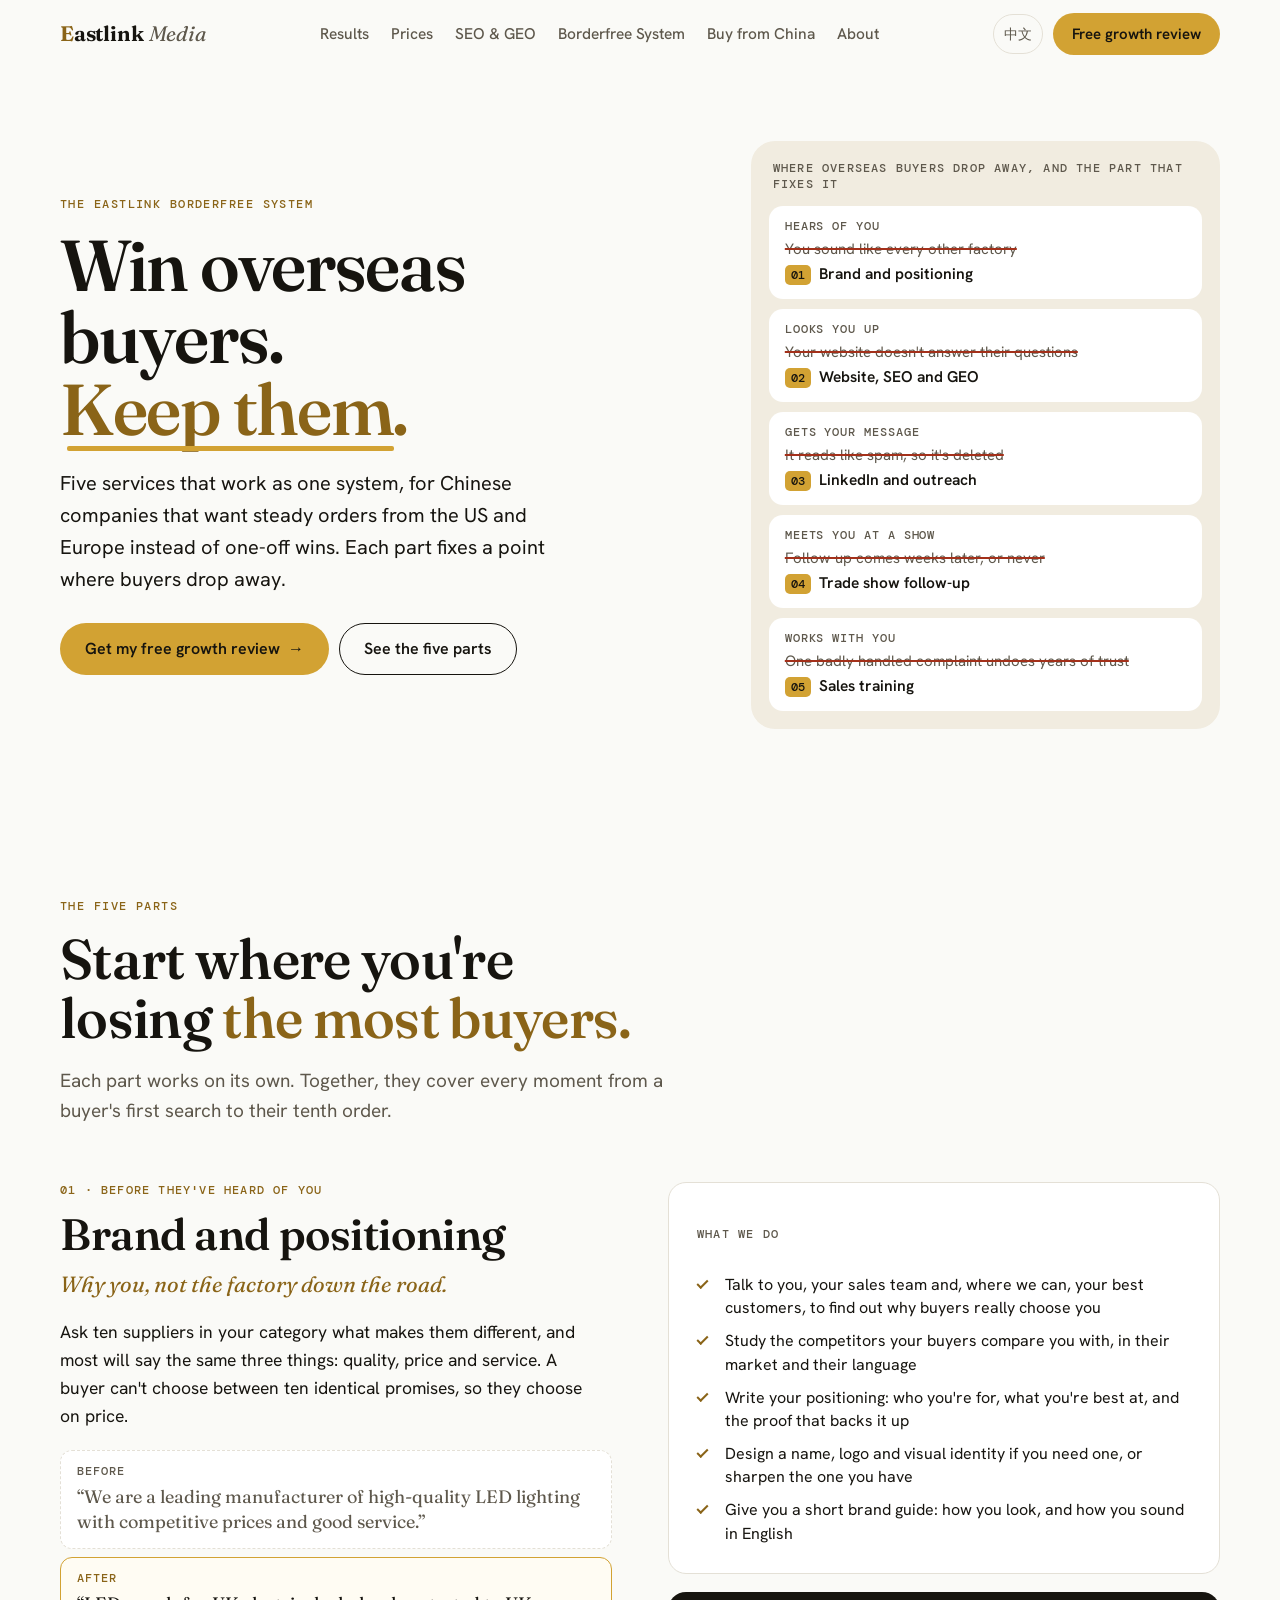
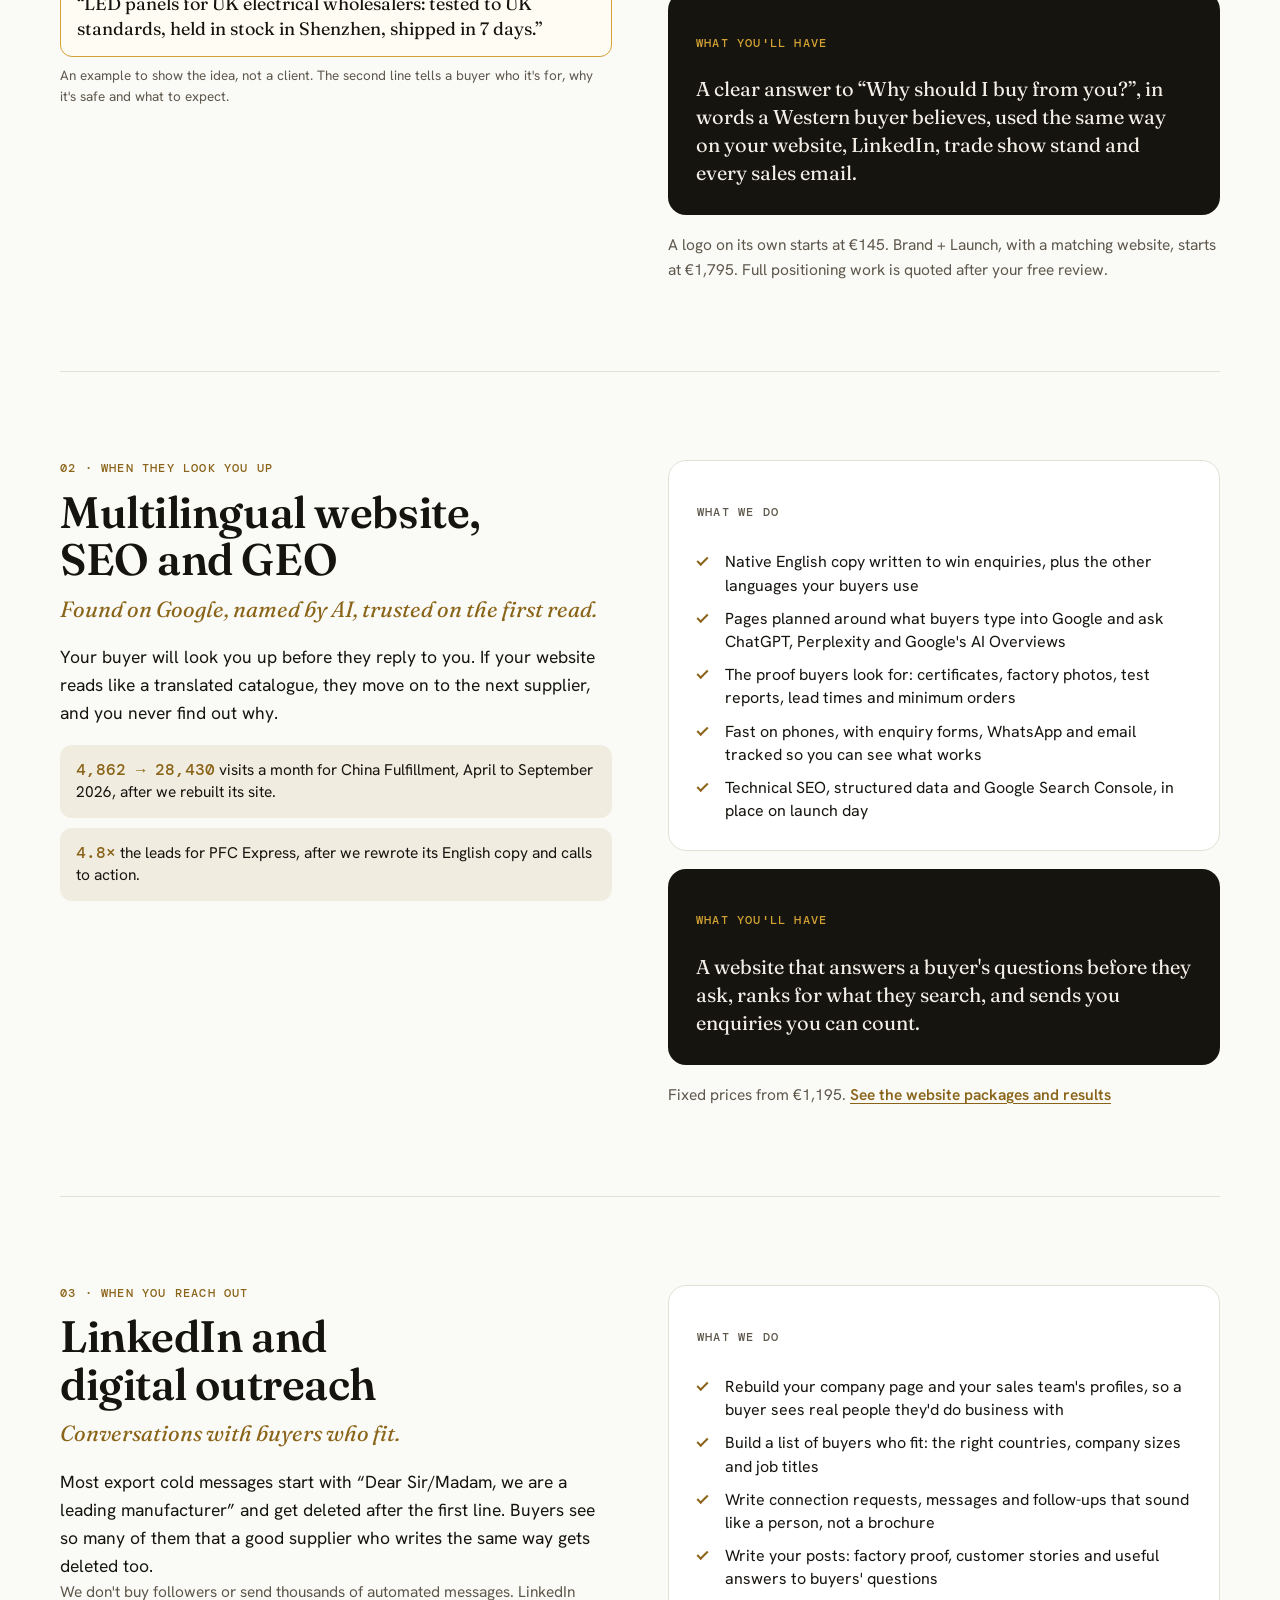
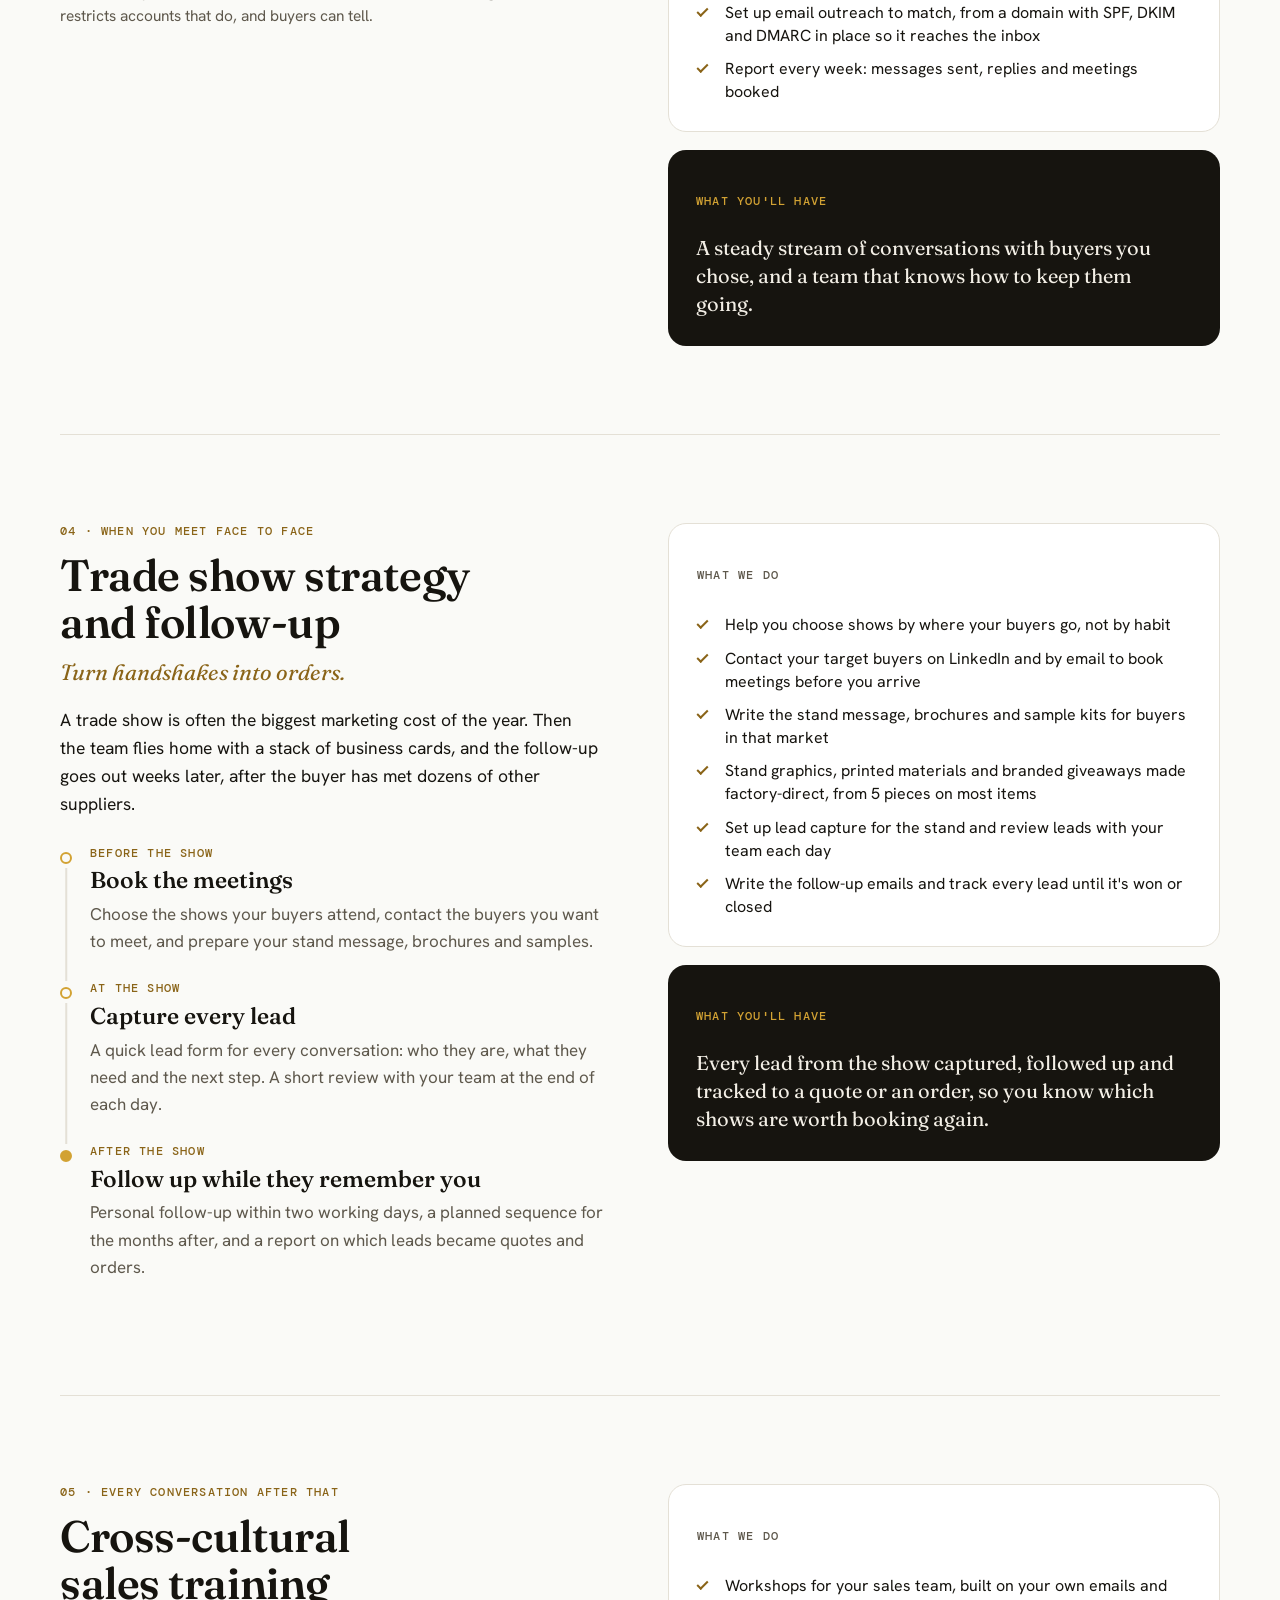
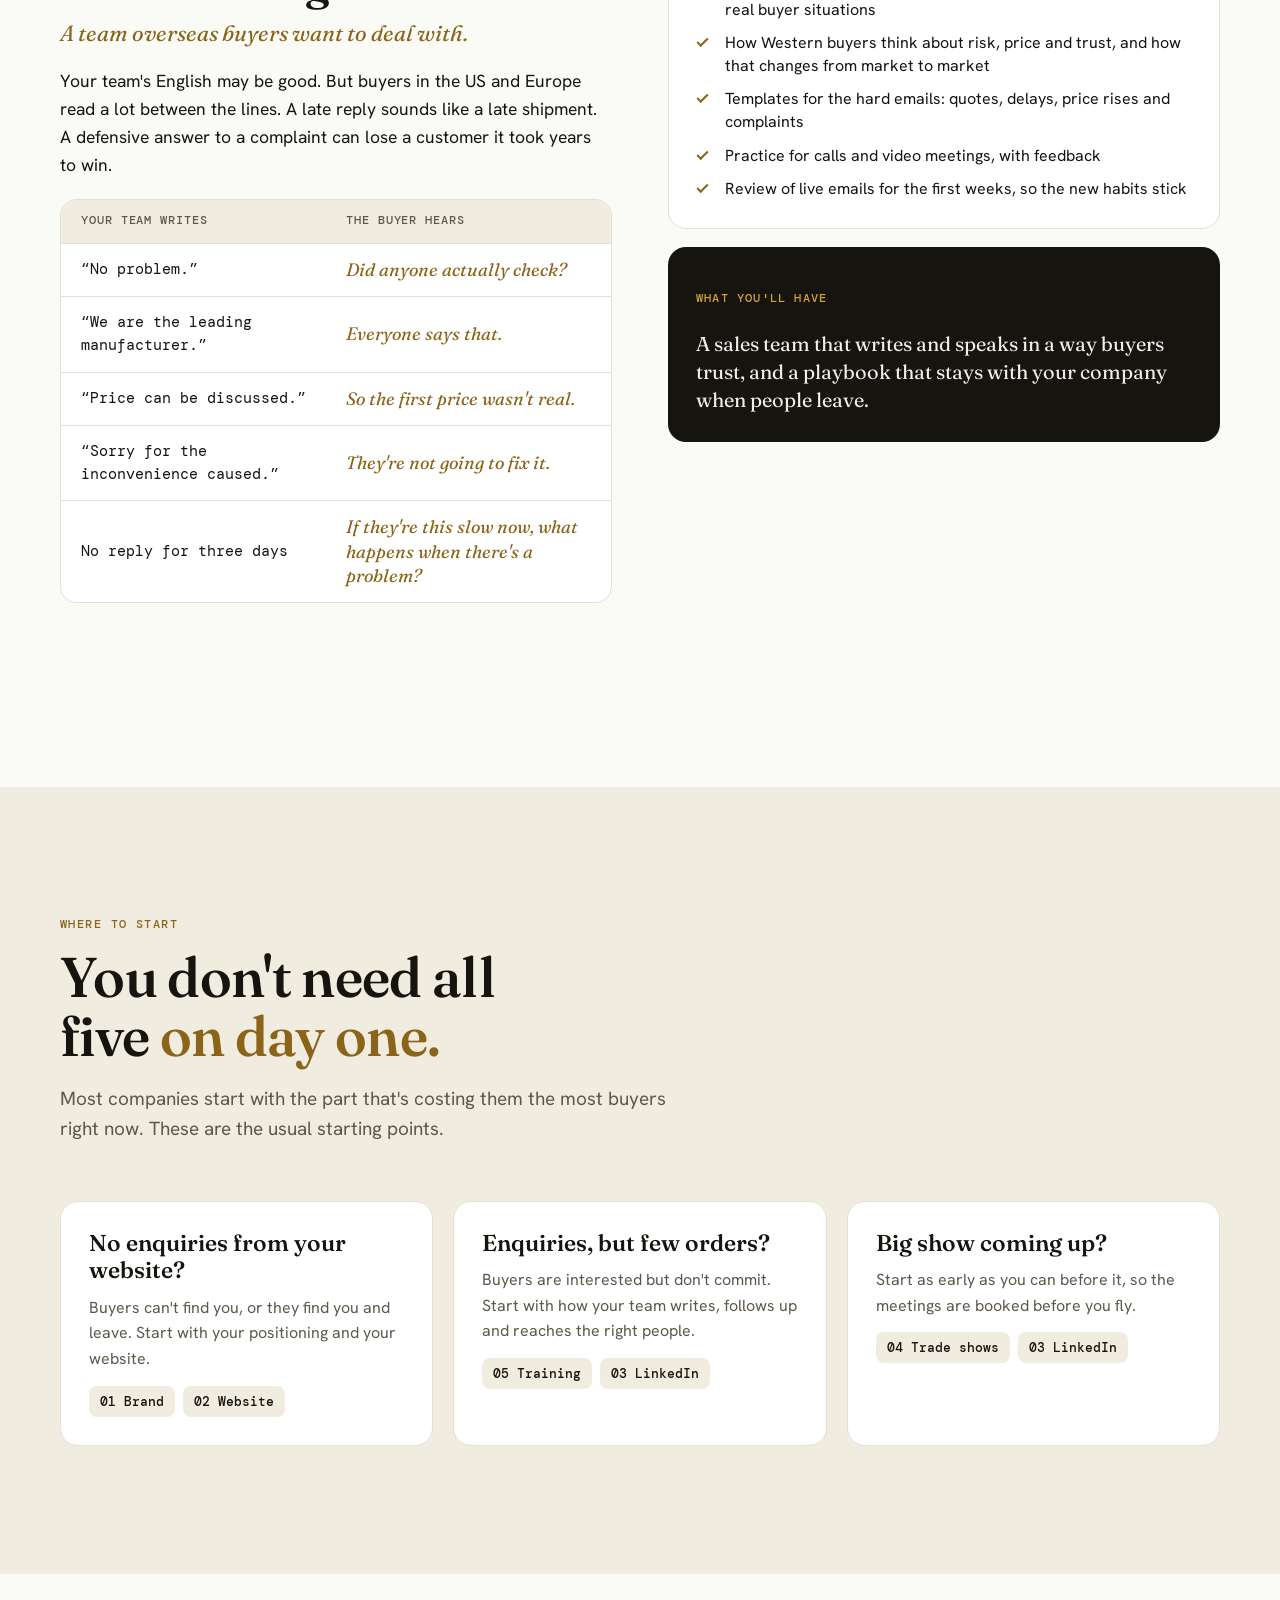
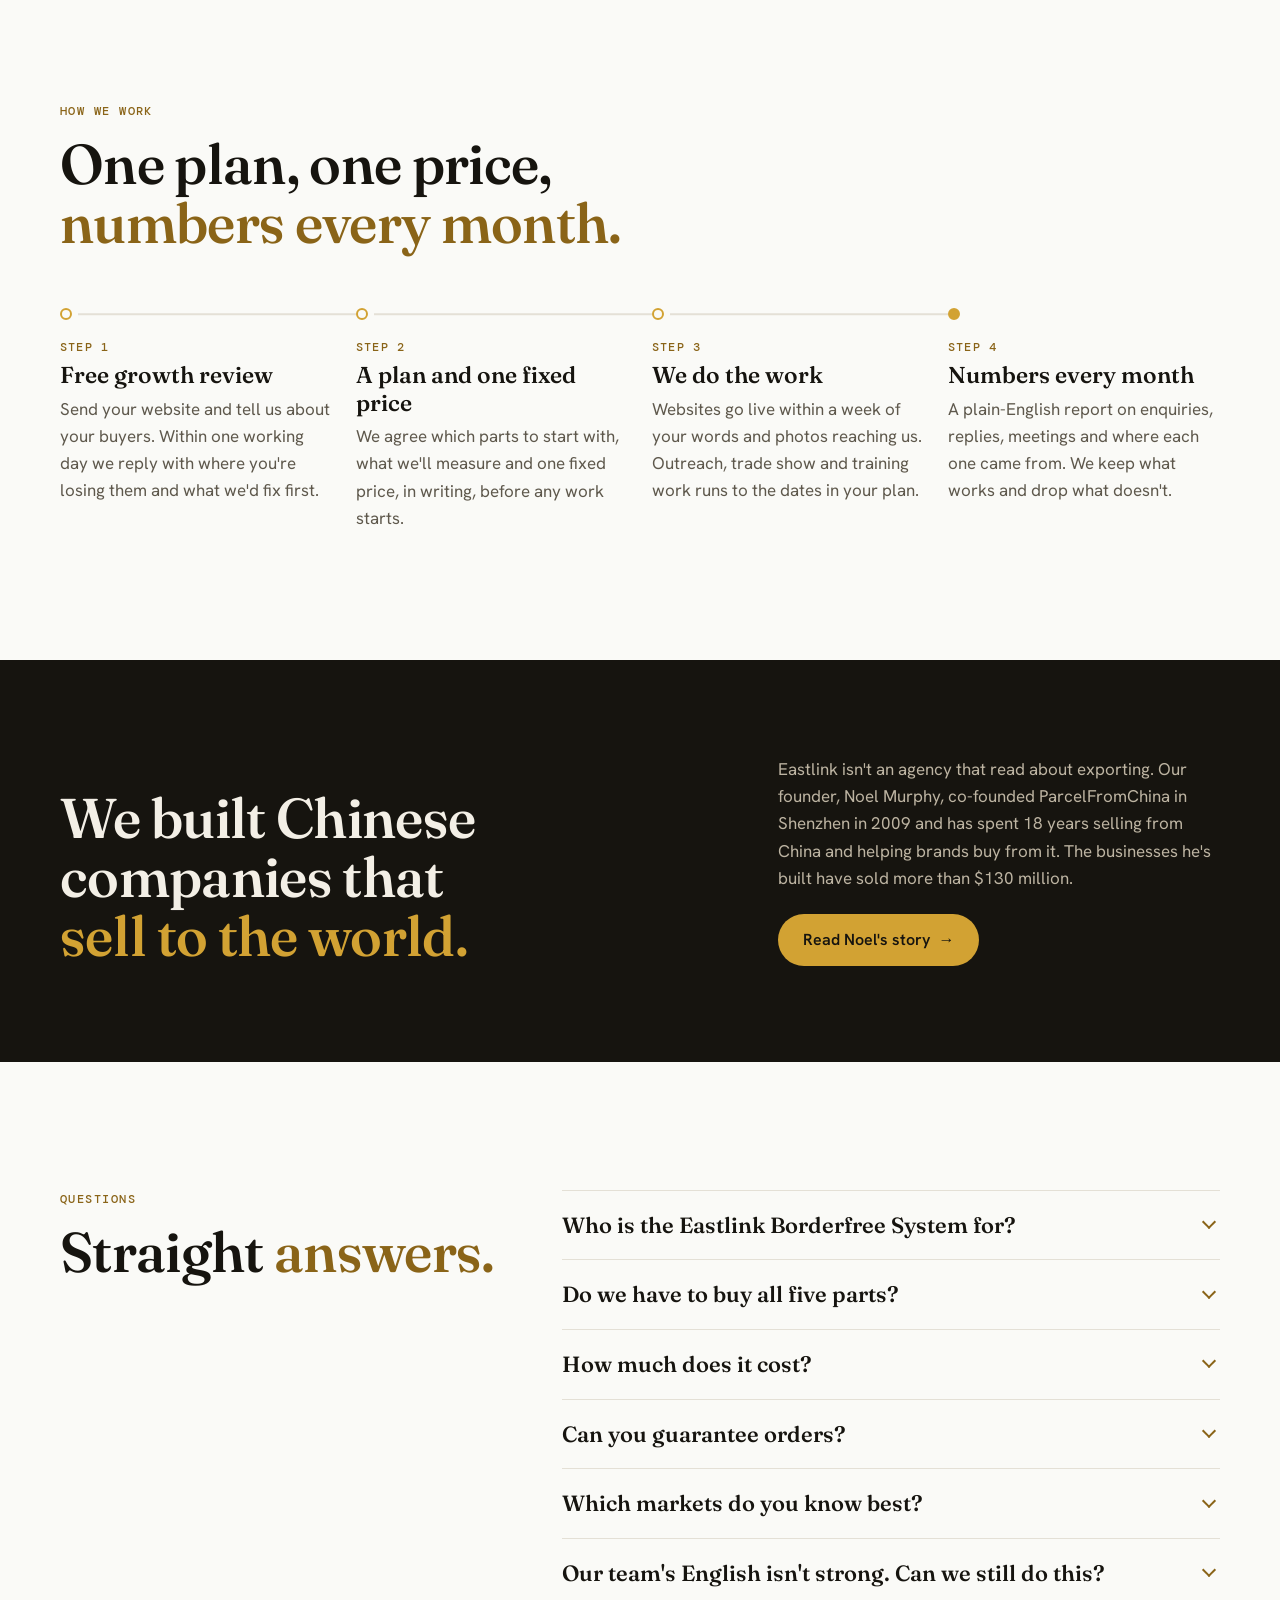
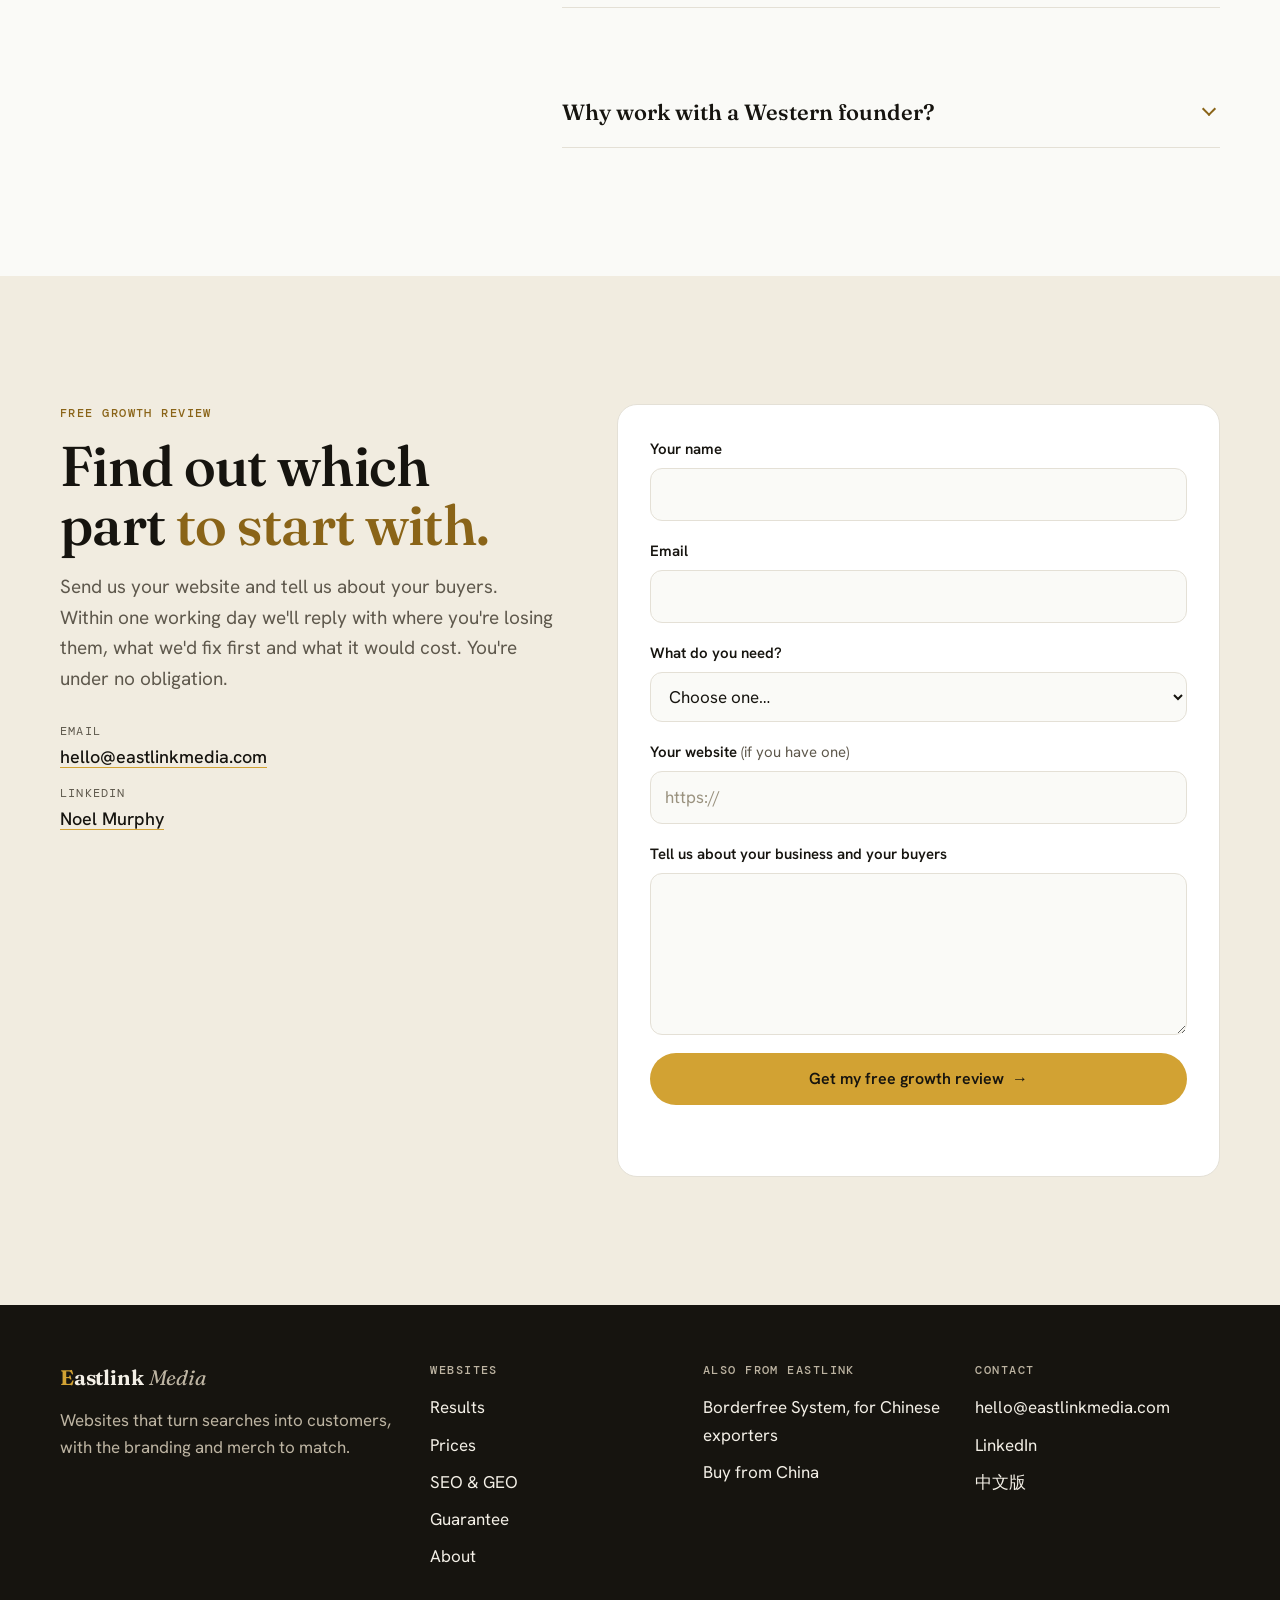
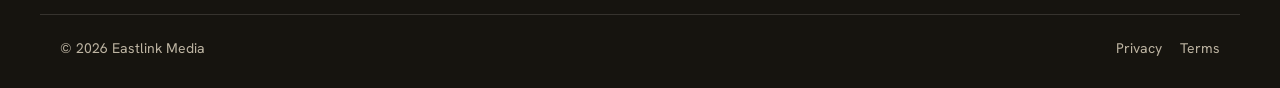
<file: borderfree-system.html>
<!DOCTYPE html>
<html lang="en">
<head>
  <meta charset="UTF-8" />
  <meta name="viewport" content="width=device-width, initial-scale=1.0" />
  <title>Eastlink Borderfree System: Export Growth for Chinese Companies</title>
  <meta name="description" content="Brand positioning, multilingual websites, LinkedIn outreach, trade show follow-up and sales training, joined up so overseas buyers trust you and reorder." />
  <meta name="theme-color" content="#FAFAF7" />

  <!-- Canonical & Hreflang -->
  <link rel="canonical" href="https://eastlinkmedia.com/borderfree-system" />
  <link rel="alternate" hreflang="en" href="https://eastlinkmedia.com/borderfree-system" />
  <link rel="alternate" hreflang="zh" href="https://eastlinkmedia.com/zh/borderfree-system" />
  <link rel="alternate" hreflang="x-default" href="https://eastlinkmedia.com/borderfree-system" />

  <!-- Open Graph -->
  <meta property="og:title" content="The Eastlink Borderfree System: win overseas buyers, keep them | Eastlink Media" />
  <meta property="og:description" content="Five services that work as one system, for Chinese companies that want steady orders from the US and Europe instead of one-off wins." />
  <meta property="og:url" content="https://eastlinkmedia.com/borderfree-system" />
  <meta property="og:type" content="website" />
  <meta property="og:image" content="https://eastlinkmedia.com/images/og-borderfree.jpg" />
  <meta property="og:image:width" content="1200" />
  <meta property="og:image:height" content="630" />
  <meta property="og:locale" content="en_GB" />
  <meta property="og:locale:alternate" content="zh_CN" />
  <meta property="og:site_name" content="Eastlink Media" />

  <!-- Twitter Card -->
  <meta name="twitter:card" content="summary_large_image" />
  <meta name="twitter:title" content="The Eastlink Borderfree System: win overseas buyers, keep them" />
  <meta name="twitter:description" content="Brand, website, LinkedIn, trade shows and sales training for Chinese companies selling abroad." />
  <meta name="twitter:image" content="https://eastlinkmedia.com/images/og-borderfree.jpg" />

  <!-- Favicon -->
  <link rel="icon" href="/favicon.ico" sizes="32x32" />
  <link rel="icon" href="/favicon.svg" type="image/svg+xml" />
  <link rel="apple-touch-icon" href="/apple-touch-icon.png" />

  <!-- Schema.org structured data -->
  <script type="application/ld+json">
  {
    "@context": "https://schema.org",
    "@graph": [
      {
        "@type": "ProfessionalService",
        "@id": "https://eastlinkmedia.com/#org",
        "name": "Eastlink Media",
        "url": "https://eastlinkmedia.com/",
        "email": "hello@eastlinkmedia.com"
      },
      {
        "@type": "Service",
        "@id": "https://eastlinkmedia.com/borderfree-system#brand",
        "name": "Brand and positioning",
        "serviceType": "International brand positioning",
        "description": "Finds why buyers choose a Chinese supplier and turns it into a brand, a message and proof that Western buyers believe, with a name, logo and visual identity where needed.",
        "provider": { "@id": "https://eastlinkmedia.com/#org" },
        "audience": { "@type": "BusinessAudience", "audienceType": "Chinese manufacturers, trading companies and brands selling abroad" },
        "areaServed": ["United States", "United Kingdom", "Ireland", "European Union"]
      },
      {
        "@type": "Service",
        "@id": "https://eastlinkmedia.com/borderfree-system#website",
        "name": "Multilingual website, SEO and GEO",
        "serviceType": "Multilingual website design, SEO and generative engine optimisation",
        "description": "Websites in native English and buyers' own languages, built to rank on Google and be cited by ChatGPT, Perplexity and Google's AI Overviews. Fixed prices from €1,195.",
        "provider": { "@id": "https://eastlinkmedia.com/#org" },
        "url": "https://eastlinkmedia.com/seo-geo-authority",
        "offers": { "@type": "Offer", "priceSpecification": { "@type": "PriceSpecification", "minPrice": 1195, "priceCurrency": "EUR" } }
      },
      {
        "@type": "Service",
        "@id": "https://eastlinkmedia.com/borderfree-system#linkedin",
        "name": "LinkedIn and digital outreach",
        "serviceType": "B2B LinkedIn and email outreach",
        "description": "Company and sales team LinkedIn profiles, target buyer lists, personal messages and posts, and email outreach from properly authenticated domains, with weekly reporting on replies and meetings.",
        "provider": { "@id": "https://eastlinkmedia.com/#org" }
      },
      {
        "@type": "Service",
        "@id": "https://eastlinkmedia.com/borderfree-system#trade-shows",
        "name": "Trade show strategy and follow-up",
        "serviceType": "Trade show marketing and lead follow-up",
        "description": "Choosing shows, booking buyer meetings before the show, stand messaging and factory-direct printed materials and giveaways, lead capture at the stand and follow-up tracked to quotes and orders.",
        "provider": { "@id": "https://eastlinkmedia.com/#org" }
      },
      {
        "@type": "Service",
        "@id": "https://eastlinkmedia.com/borderfree-system#training",
        "name": "Cross-cultural sales and communication training",
        "serviceType": "Sales training for export teams",
        "description": "Workshops for export sales teams built on their own emails: how Western buyers think about risk, price and trust, templates for quotes, delays, price rises and complaints, and call practice with feedback.",
        "provider": { "@id": "https://eastlinkmedia.com/#org" }
      },
      {
        "@type": "BreadcrumbList",
        "itemListElement": [
          { "@type": "ListItem", "position": 1, "name": "Home", "item": "https://eastlinkmedia.com/" },
          { "@type": "ListItem", "position": 2, "name": "Eastlink Borderfree System", "item": "https://eastlinkmedia.com/borderfree-system" }
        ]
      },
      {
        "@type": "FAQPage",
        "mainEntity": [
          { "@type": "Question", "name": "Who is the Eastlink Borderfree System for?", "acceptedAnswer": { "@type": "Answer", "text": "Chinese manufacturers, trading companies and brands that sell, or want to sell, to buyers in the US, the UK and Europe. It suits companies with a product buyers already want and at least one person handling export sales." } },
          { "@type": "Question", "name": "Do we have to buy all five parts?", "acceptedAnswer": { "@type": "Answer", "text": "No. Each part works on its own, and most companies start with one or two. The free growth review tells you which part is costing you the most buyers." } },
          { "@type": "Question", "name": "How much does it cost?", "acceptedAnswer": { "@type": "Answer", "text": "Websites have fixed prices, from €1,195. Brand and positioning, LinkedIn outreach, trade show work and training depend on your market, your team and your goals, so we quote them after the free review. You get one fixed price, in writing, before any work starts." } },
          { "@type": "Question", "name": "Can you guarantee orders?", "acceptedAnswer": { "@type": "Answer", "text": "No, and be careful of anyone who does. Orders depend on your product, your price and your team as well as on us. The one guarantee we give is on the Grow plan for websites: beat the baseline we agree by 25%, or we keep working for free. For everything else, we report the numbers honestly every month." } },
          { "@type": "Question", "name": "Which markets do you know best?", "acceptedAnswer": { "@type": "Answer", "text": "The US, the UK, Ireland and the rest of Europe. Our founder is Irish and has worked across China, the US and Europe for 18 years." } },
          { "@type": "Question", "name": "Our team's English isn't strong. Can we still do this?", "acceptedAnswer": { "@type": "Answer", "text": "Yes. We write the website, LinkedIn and outreach copy in native English for you, and the training starts from your team's level, using your own emails." } },
          { "@type": "Question", "name": "What happens in the free growth review?", "acceptedAnswer": { "@type": "Answer", "text": "You send us your website and tell us who your buyers are. We look at it the way an overseas buyer would, and within one working day we reply with where you're losing buyers and what we'd fix first. If the fix is something we don't do, we'll tell you that too." } },
          { "@type": "Question", "name": "Why work with a Western founder?", "acceptedAnswer": { "@type": "Answer", "text": "Because the people you're trying to win are Western buyers. Noel Murphy has helped brands abroad buy from Chinese factories, and has sold from Shenzhen to customers abroad since 2009, so he knows what your buyer expects and why your team works the way it does." } }
        ]
      }
    ]
  }
  </script>

  <!-- Fonts -->
  <link rel="preload" href="/fonts/fraunces-v38-6NU78FyLNQOQZAnv9bYEvDiIdE9Ea92uemAk_WBq8U_9v0c2Wa0KxC9TeA.woff2" as="font" type="font/woff2" crossorigin />
  <link rel="preload" href="/fonts/hankengrotesk-v12-ieVn2YZDLWuGJpnzaiwFXS9tYtpd59A.woff2" as="font" type="font/woff2" crossorigin />
  <link rel="stylesheet" href="/css/fonts.css" />

  <!-- Styles -->
  <link rel="stylesheet" href="/css/site.css" />
  <script>document.documentElement.classList.add('js');</script>
</head>
<body>

  <a class="skip" href="#main">Skip to content</a>

  <!-- ===================== NAV ===================== -->
  <header class="nav" id="nav">
    <div class="wrap nav__bar">
      <a href="/" class="logo" aria-label="Eastlink Media home">
        <span class="logo__e">E</span>astlink <span class="logo__media">Media</span>
      </a>

      <nav class="nav__links" aria-label="Main">
        <a href="/#results">Results</a>
        <a href="/#packages">Prices</a>
        <a href="/seo-geo-authority">SEO &amp; GEO</a>
        <a href="/borderfree-system" aria-current="page">Borderfree System</a>
        <a href="/buy-from-china">Buy from China</a>
        <a href="/#about">About</a>
      </nav>

      <div class="nav__end">
        <a href="/zh/borderfree-system" class="nav__lang" lang="zh" title="切换至中文版">中文</a>
        <a href="#contact" class="btn btn--gold btn--sm nav__cta">Free growth review</a>
        <button class="nav__burger" id="navBurger" aria-label="Open menu" aria-expanded="false" aria-controls="mobileMenu">
          <span></span><span></span>
        </button>
      </div>
    </div>

    <div class="menu" id="mobileMenu" hidden>
      <nav class="wrap menu__inner" aria-label="Mobile">
        <a href="/#results">Results</a>
        <a href="/#packages">Prices</a>
        <a href="/seo-geo-authority">SEO &amp; GEO</a>
        <a href="/borderfree-system" aria-current="page">Borderfree System</a>
        <a href="/buy-from-china">Buy from China</a>
        <a href="/#about">About</a>
        <a href="#contact" class="btn btn--gold">Get my free growth review</a>
        <div class="menu__foot">
          <a href="mailto:hello@eastlinkmedia.com">hello@eastlinkmedia.com</a>
          <a href="/zh/borderfree-system" lang="zh">中文版</a>
        </div>
      </nav>
    </div>
  </header>

  <main id="main">

    <!-- ===================== HERO ===================== -->
    <section class="hero" id="top">
      <div class="wrap hero__grid">
        <div class="hero__copy">
          <p class="eyebrow rv">The Eastlink Borderfree System</p>
          <h1 class="hero__h1 hero__h1--page rv">Win overseas buyers. <em class="sweep">Keep them.</em></h1>
          <p class="hero__sub rv">Five services that work as one system, for Chinese companies that want steady orders from the US and Europe instead of one-off wins. Each part fixes a point where buyers drop away.</p>
          <div class="hero__ctas rv">
            <a href="#contact" class="btn btn--gold" data-service="Borderfree System (all five)">Get my free growth review <span aria-hidden="true">→</span></a>
            <a href="#parts" class="btn btn--line">See the five parts</a>
          </div>
        </div>

        <figure class="leaks rv" aria-labelledby="leaks-cap">
          <figcaption class="leaks__cap" id="leaks-cap">Where overseas buyers drop away, and the part that fixes it</figcaption>
          <div class="leak">
            <span class="leak__stage">Hears of you</span>
            <span class="leak__lost">You sound like every other factory</span>
            <span class="leak__fix"><b>01</b> Brand and positioning</span>
          </div>
          <div class="leak">
            <span class="leak__stage">Looks you up</span>
            <span class="leak__lost">Your website doesn't answer their questions</span>
            <span class="leak__fix"><b>02</b> Website, SEO and GEO</span>
          </div>
          <div class="leak">
            <span class="leak__stage">Gets your message</span>
            <span class="leak__lost">It reads like spam, so it's deleted</span>
            <span class="leak__fix"><b>03</b> LinkedIn and outreach</span>
          </div>
          <div class="leak">
            <span class="leak__stage">Meets you at a show</span>
            <span class="leak__lost">Follow-up comes weeks later, or never</span>
            <span class="leak__fix"><b>04</b> Trade show follow-up</span>
          </div>
          <div class="leak">
            <span class="leak__stage">Works with you</span>
            <span class="leak__lost">One badly handled complaint undoes years of trust</span>
            <span class="leak__fix"><b>05</b> Sales training</span>
          </div>
        </figure>
      </div>
    </section>

    <!-- ===================== THE FIVE PARTS ===================== -->
    <section class="sec sec--tight" id="parts" aria-labelledby="parts-h">
      <div class="wrap">
        <div class="head">
          <p class="eyebrow rv">The five parts</p>
          <h2 class="h2 rv" id="parts-h">Start where you're losing <em>the most buyers.</em></h2>
          <p class="lede rv">Each part works on its own. Together, they cover every moment from a buyer's first search to their tenth order.</p>
        </div>

        <!-- 01 BRAND -->
        <article class="svc" id="brand" aria-labelledby="brand-h">
          <div>
            <p class="svc__n rv">01 · Before they've heard of you</p>
            <h3 class="svc__h rv" id="brand-h">Brand and positioning</h3>
            <p class="svc__kick rv">Why you, not the factory down the road.</p>
            <p class="svc__prob rv">Ask ten suppliers in your category what makes them different, and most will say the same three things: quality, price and service. A buyer can't choose between ten identical promises, so they choose on price.</p>
            <div class="swap-eg rv">
              <div class="swap-eg__before"><span>Before</span><q>We are a leading manufacturer of high-quality LED lighting with competitive prices and good service.</q></div>
              <div class="swap-eg__after"><span>After</span><q>LED panels for UK electrical wholesalers: tested to UK standards, held in stock in Shenzhen, shipped in 7 days.</q></div>
              <small>An example to show the idea, not a client. The second line tells a buyer who it's for, why it's safe and what to expect.</small>
            </div>
          </div>
          <div class="svc__side">
            <div class="svc__box rv">
              <h4>What we do</h4>
              <ul class="ticks">
                <li>Talk to you, your sales team and, where we can, your best customers, to find out why buyers really choose you</li>
                <li>Study the competitors your buyers compare you with, in their market and their language</li>
                <li>Write your positioning: who you're for, what you're best at, and the proof that backs it up</li>
                <li>Design a name, logo and visual identity if you need one, or sharpen the one you have</li>
                <li>Give you a short brand guide: how you look, and how you sound in English</li>
              </ul>
            </div>
            <div class="svc__get rv">
              <h4>What you'll have</h4>
              <p>A clear answer to “Why should I buy from you?”, in words a Western buyer believes, used the same way on your website, LinkedIn, trade show stand and every sales email.</p>
            </div>
            <p class="svc__note rv">A logo on its own starts at <span class="price" data-gbp="£145" data-eur="€145" data-usd="$195">€145</span>. Brand + Launch, with a matching website, starts at <span class="price" data-gbp="£1,795" data-eur="€1,795" data-usd="$2,395">€1,795</span>. Full positioning work is quoted after your free review.</p>
          </div>
        </article>

        <!-- 02 WEBSITE -->
        <article class="svc" id="website" aria-labelledby="website-h">
          <div>
            <p class="svc__n rv">02 · When they look you up</p>
            <h3 class="svc__h rv" id="website-h">Multilingual website, SEO and GEO</h3>
            <p class="svc__kick rv">Found on Google, named by AI, trusted on the first read.</p>
            <p class="svc__prob rv">Your buyer will look you up before they reply to you. If your website reads like a translated catalogue, they move on to the next supplier, and you never find out why.</p>
            <ul class="svc__proof rv">
              <li><b>4,862 → 28,430</b> visits a month for China Fulfillment, April to September 2026, after we rebuilt its site.</li>
              <li><b>4.8×</b> the leads for PFC Express, after we rewrote its English copy and calls to action.</li>
            </ul>
          </div>
          <div class="svc__side">
            <div class="svc__box rv">
              <h4>What we do</h4>
              <ul class="ticks">
                <li>Native English copy written to win enquiries, plus the other languages your buyers use</li>
                <li>Pages planned around what buyers type into Google and ask ChatGPT, Perplexity and Google's AI Overviews</li>
                <li>The proof buyers look for: certificates, factory photos, test reports, lead times and minimum orders</li>
                <li>Fast on phones, with enquiry forms, WhatsApp and email tracked so you can see what works</li>
                <li>Technical SEO, structured data and Google Search Console, in place on launch day</li>
              </ul>
            </div>
            <div class="svc__get rv">
              <h4>What you'll have</h4>
              <p>A website that answers a buyer's questions before they ask, ranks for what they search, and sends you enquiries you can count.</p>
            </div>
            <p class="svc__note rv">Fixed prices from <span class="price" data-gbp="£1,195" data-eur="€1,195" data-usd="$1,595">€1,195</span>. <a href="/seo-geo-authority">See the website packages and results</a></p>
          </div>
        </article>

        <!-- 03 LINKEDIN -->
        <article class="svc" id="linkedin" aria-labelledby="linkedin-h">
          <div>
            <p class="svc__n rv">03 · When you reach out</p>
            <h3 class="svc__h rv" id="linkedin-h">LinkedIn and digital outreach</h3>
            <p class="svc__kick rv">Conversations with buyers who fit.</p>
            <p class="svc__prob rv">Most export cold messages start with “Dear Sir/Madam, we are a leading manufacturer” and get deleted after the first line. Buyers see so many of them that a good supplier who writes the same way gets deleted too.</p>
            <p class="svc__note rv">We don't buy followers or send thousands of automated messages. LinkedIn restricts accounts that do, and buyers can tell.</p>
          </div>
          <div class="svc__side">
            <div class="svc__box rv">
              <h4>What we do</h4>
              <ul class="ticks">
                <li>Rebuild your company page and your sales team's profiles, so a buyer sees real people they'd do business with</li>
                <li>Build a list of buyers who fit: the right countries, company sizes and job titles</li>
                <li>Write connection requests, messages and follow-ups that sound like a person, not a brochure</li>
                <li>Write your posts: factory proof, customer stories and useful answers to buyers' questions</li>
                <li>Set up email outreach to match, from a domain with SPF, DKIM and DMARC in place so it reaches the inbox</li>
                <li>Report every week: messages sent, replies and meetings booked</li>
              </ul>
            </div>
            <div class="svc__get rv">
              <h4>What you'll have</h4>
              <p>A steady stream of conversations with buyers you chose, and a team that knows how to keep them going.</p>
            </div>
          </div>
        </article>

        <!-- 04 TRADE SHOWS -->
        <article class="svc" id="trade-shows" aria-labelledby="trade-h">
          <div>
            <p class="svc__n rv">04 · When you meet face to face</p>
            <h3 class="svc__h rv" id="trade-h">Trade show strategy and follow-up</h3>
            <p class="svc__kick rv">Turn handshakes into orders.</p>
            <p class="svc__prob rv">A trade show is often the biggest marketing cost of the year. Then the team flies home with a stack of business cards, and the follow-up goes out weeks later, after the buyer has met dozens of other suppliers.</p>
            <ol class="tl tl--v rv" aria-label="How we run a trade show">
              <li class="tl__step">
                <p class="tl__when">Before the show</p>
                <h3>Book the meetings</h3>
                <p>Choose the shows your buyers attend, contact the buyers you want to meet, and prepare your stand message, brochures and samples.</p>
              </li>
              <li class="tl__step">
                <p class="tl__when">At the show</p>
                <h3>Capture every lead</h3>
                <p>A quick lead form for every conversation: who they are, what they need and the next step. A short review with your team at the end of each day.</p>
              </li>
              <li class="tl__step">
                <p class="tl__when">After the show</p>
                <h3>Follow up while they remember you</h3>
                <p>Personal follow-up within two working days, a planned sequence for the months after, and a report on which leads became quotes and orders.</p>
              </li>
            </ol>
          </div>
          <div class="svc__side">
            <div class="svc__box rv">
              <h4>What we do</h4>
              <ul class="ticks">
                <li>Help you choose shows by where your buyers go, not by habit</li>
                <li>Contact your target buyers on LinkedIn and by email to book meetings before you arrive</li>
                <li>Write the stand message, brochures and sample kits for buyers in that market</li>
                <li>Stand graphics, printed materials and branded giveaways made factory-direct, from 5 pieces on most items</li>
                <li>Set up lead capture for the stand and review leads with your team each day</li>
                <li>Write the follow-up emails and track every lead until it's won or closed</li>
              </ul>
            </div>
            <div class="svc__get rv">
              <h4>What you'll have</h4>
              <p>Every lead from the show captured, followed up and tracked to a quote or an order, so you know which shows are worth booking again.</p>
            </div>
          </div>
        </article>

        <!-- 05 TRAINING -->
        <article class="svc" id="training" aria-labelledby="training-h">
          <div>
            <p class="svc__n rv">05 · Every conversation after that</p>
            <h3 class="svc__h rv" id="training-h">Cross-cultural sales training</h3>
            <p class="svc__kick rv">A team overseas buyers want to deal with.</p>
            <p class="svc__prob rv">Your team's English may be good. But buyers in the US and Europe read a lot between the lines. A late reply sounds like a late shipment. A defensive answer to a complaint can lose a customer it took years to win.</p>
            <div class="heard rv" role="table" aria-label="What your team writes, and what the buyer hears">
              <div class="heard__row heard__head" role="row"><span role="columnheader">Your team writes</span><span role="columnheader">The buyer hears</span></div>
              <div class="heard__row" role="row"><span class="heard__said" role="cell">“No problem.”</span><span class="heard__heard" role="cell">Did anyone actually check?</span></div>
              <div class="heard__row" role="row"><span class="heard__said" role="cell">“We are the leading manufacturer.”</span><span class="heard__heard" role="cell">Everyone says that.</span></div>
              <div class="heard__row" role="row"><span class="heard__said" role="cell">“Price can be discussed.”</span><span class="heard__heard" role="cell">So the first price wasn't real.</span></div>
              <div class="heard__row" role="row"><span class="heard__said" role="cell">“Sorry for the inconvenience caused.”</span><span class="heard__heard" role="cell">They're not going to fix it.</span></div>
              <div class="heard__row" role="row"><span class="heard__said" role="cell">No reply for three days</span><span class="heard__heard" role="cell">If they're this slow now, what happens when there's a problem?</span></div>
            </div>
          </div>
          <div class="svc__side">
            <div class="svc__box rv">
              <h4>What we do</h4>
              <ul class="ticks">
                <li>Workshops for your sales team, built on your own emails and real buyer situations</li>
                <li>How Western buyers think about risk, price and trust, and how that changes from market to market</li>
                <li>Templates for the hard emails: quotes, delays, price rises and complaints</li>
                <li>Practice for calls and video meetings, with feedback</li>
                <li>Review of live emails for the first weeks, so the new habits stick</li>
              </ul>
            </div>
            <div class="svc__get rv">
              <h4>What you'll have</h4>
              <p>A sales team that writes and speaks in a way buyers trust, and a playbook that stays with your company when people leave.</p>
            </div>
          </div>
        </article>
      </div>
    </section>

    <!-- ===================== WHERE TO START ===================== -->
    <section class="sec sec--linen" id="start" aria-labelledby="start-h">
      <div class="wrap">
        <div class="head">
          <p class="eyebrow rv">Where to start</p>
          <h2 class="h2 rv" id="start-h">You don't need all five <em>on day one.</em></h2>
          <p class="lede rv">Most companies start with the part that's costing them the most buyers right now. These are the usual starting points.</p>
        </div>
        <div class="starts">
          <div class="start rv">
            <h3>No enquiries from your website?</h3>
            <p>Buyers can't find you, or they find you and leave. Start with your positioning and your website.</p>
            <p class="start__parts"><a href="#brand">01 Brand</a><a href="#website">02 Website</a></p>
          </div>
          <div class="start rv">
            <h3>Enquiries, but few orders?</h3>
            <p>Buyers are interested but don't commit. Start with how your team writes, follows up and reaches the right people.</p>
            <p class="start__parts"><a href="#training">05 Training</a><a href="#linkedin">03 LinkedIn</a></p>
          </div>
          <div class="start rv">
            <h3>Big show coming up?</h3>
            <p>Start as early as you can before it, so the meetings are booked before you fly.</p>
            <p class="start__parts"><a href="#trade-shows">04 Trade shows</a><a href="#linkedin">03 LinkedIn</a></p>
          </div>
        </div>
      </div>
    </section>

    <!-- ===================== HOW WE WORK ===================== -->
    <section class="sec" id="how" aria-labelledby="how-h">
      <div class="wrap">
        <div class="head">
          <p class="eyebrow rv">How we work</p>
          <h2 class="h2 rv" id="how-h">One plan, one price, <em>numbers every month.</em></h2>
        </div>
        <ol class="tl tl--4">
          <li class="tl__step rv">
            <p class="tl__when">Step 1</p>
            <h3>Free growth review</h3>
            <p>Send your website and tell us about your buyers. Within one working day we reply with where you're losing them and what we'd fix first.</p>
          </li>
          <li class="tl__step rv">
            <p class="tl__when">Step 2</p>
            <h3>A plan and one fixed price</h3>
            <p>We agree which parts to start with, what we'll measure and one fixed price, in writing, before any work starts.</p>
          </li>
          <li class="tl__step rv">
            <p class="tl__when">Step 3</p>
            <h3>We do the work</h3>
            <p>Websites go live within a week of your words and photos reaching us. Outreach, trade show and training work runs to the dates in your plan.</p>
          </li>
          <li class="tl__step rv">
            <p class="tl__when">Step 4</p>
            <h3>Numbers every month</h3>
            <p>A plain-English report on enquiries, replies, meetings and where each one came from. We keep what works and drop what doesn't.</p>
          </li>
        </ol>
      </div>
    </section>

    <!-- ===================== WHY US ===================== -->
    <section class="sec sec--night sec--tight" id="why" aria-labelledby="why-h">
      <div class="wrap band">
        <div>
          <p class="eyebrow rv">Why Eastlink</p>
          <h2 class="h2 rv" id="why-h">We built Chinese companies that <em>sell to the world.</em></h2>
        </div>
        <div class="band__side rv">
          <p>Eastlink isn't an agency that read about exporting. Our founder, Noel Murphy, co-founded ParcelFromChina in Shenzhen in 2009 and has spent 18 years selling from China and helping brands buy from it. The businesses he's built have sold more than $130 million.</p>
          <a href="/#about" class="btn btn--gold">Read Noel's story <span aria-hidden="true">→</span></a>
        </div>
      </div>
    </section>

    <!-- ===================== FAQ ===================== -->
    <section class="sec" id="faq" aria-labelledby="f-h">
      <div class="wrap faq-wrap">
        <div class="head">
          <p class="eyebrow rv">Questions</p>
          <h2 class="h2 rv" id="f-h">Straight <em>answers.</em></h2>
        </div>
        <div class="faq">
          <details class="rv">
            <summary>Who is the Eastlink Borderfree System for?</summary>
            <p>Chinese manufacturers, trading companies and brands that sell, or want to sell, to buyers in the US, the UK and Europe. It suits companies with a product buyers already want and at least one person handling export sales.</p>
          </details>
          <details class="rv">
            <summary>Do we have to buy all five parts?</summary>
            <p>No. Each part works on its own, and most companies start with one or two. The free growth review tells you which part is costing you the most buyers.</p>
          </details>
          <details class="rv">
            <summary>How much does it cost?</summary>
            <p>Websites have fixed prices, from €1,195. Brand and positioning, LinkedIn outreach, trade show work and training depend on your market, your team and your goals, so we quote them after the free review. You get one fixed price, in writing, before any work starts.</p>
          </details>
          <details class="rv">
            <summary>Can you guarantee orders?</summary>
            <p>No, and be careful of anyone who does. Orders depend on your product, your price and your team as well as on us. The one guarantee we give is on the Grow plan for websites: beat the baseline we agree by 25%, or we keep working for free. For everything else, we report the numbers honestly every month.</p>
          </details>
          <details class="rv">
            <summary>Which markets do you know best?</summary>
            <p>The US, the UK, Ireland and the rest of Europe. Our founder is Irish and has worked across China, the US and Europe for 18 years.</p>
          </details>
          <details class="rv">
            <summary>Our team's English isn't strong. Can we still do this?</summary>
            <p>Yes. We write the website, LinkedIn and outreach copy in native English for you, and the training starts from your team's level, using your own emails.</p>
          </details>
          <details class="rv">
            <summary>What happens in the free growth review?</summary>
            <p>You send us your website and tell us who your buyers are. We look at it the way an overseas buyer would, and within one working day we reply with where you're losing buyers and what we'd fix first. If the fix is something we don't do, we'll tell you that too.</p>
          </details>
          <details class="rv">
            <summary>Why work with a Western founder?</summary>
            <p>Because the people you're trying to win are Western buyers. Noel Murphy has helped brands abroad buy from Chinese factories, and has sold from Shenzhen to customers abroad since 2009, so he knows what your buyer expects and why your team works the way it does.</p>
          </details>
        </div>
      </div>
    </section>

    <!-- ===================== CONTACT ===================== -->
    <section class="sec sec--linen" id="contact" aria-labelledby="c-h">
      <div class="wrap contact">
        <div class="contact__copy">
          <p class="eyebrow rv">Free growth review</p>
          <h2 class="h2 rv" id="c-h">Find out which part <em>to start with.</em></h2>
          <p class="lede rv">Send us your website and tell us about your buyers. Within one working day we'll reply with where you're losing them, what we'd fix first and what it would cost. You're under no obligation.</p>
          <ul class="contact__list rv">
            <li><span>Email</span><a href="mailto:hello@eastlinkmedia.com">hello@eastlinkmedia.com</a></li>
            <li><span>LinkedIn</span><a href="https://www.linkedin.com/in/noel-murphy-ecommerce-china/" target="_blank" rel="noopener">Noel Murphy</a></li>
          </ul>
        </div>

        <form id="contactForm" class="form rv" novalidate>
          <div class="hp" aria-hidden="true"><label for="fcompany">Leave this field empty</label><input type="text" id="fcompany" name="company" tabindex="-1" autocomplete="off" /></div>
          <div class="field">
            <label for="fname">Your name</label>
            <input type="text" id="fname" name="name" autocomplete="name" maxlength="100" required />
          </div>
          <div class="field">
            <label for="femail">Email</label>
            <input type="email" id="femail" name="email" autocomplete="email" maxlength="254" required />
          </div>
          <div class="field">
            <label for="fservice">What do you need?</label>
            <select id="fservice" name="service">
              <option value="">Choose one…</option>
              <optgroup label="Borderfree System">
                <option>Borderfree System (all five)</option>
                <option>Brand and positioning</option>
                <option>LinkedIn and digital outreach</option>
                <option>Trade show strategy and follow-up</option>
                <option>Cross-cultural sales training</option>
              </optgroup>
              <optgroup label="Websites">
                <option>Website package</option>
                <option>Brand + Launch package</option>
                <option>Bespoke website</option>
                <option>Grow (with the guarantee)</option>
              </optgroup>
              <optgroup label="Buying from China">
                <option>Sourcing, fulfilment or shipping</option>
              </optgroup>
              <option>Not sure yet</option>
            </select>
          </div>
          <div class="field">
            <label for="fsite">Your website <span class="opt">(if you have one)</span></label>
            <input type="url" id="fsite" name="website" inputmode="url" autocomplete="url" maxlength="200" placeholder="https://" />
          </div>
          <div class="field">
            <label for="fmessage">Tell us about your business and your buyers</label>
            <textarea id="fmessage" name="message" rows="5" maxlength="5000" required></textarea>
          </div>
          <button type="submit" class="btn btn--gold btn--full">Get my free growth review <span aria-hidden="true">→</span></button>
          <p class="form__status" id="formStatus" role="status" aria-live="polite"></p>
        </form>
      </div>
    </section>

  </main>

  <!-- ===================== FOOTER ===================== -->
  <footer class="foot">
    <div class="wrap foot__grid foot__grid--4">
      <div class="foot__brand">
        <a href="/" class="logo"><span class="logo__e">E</span>astlink <span class="logo__media">Media</span></a>
        <p>Websites that turn searches into customers, with the branding and merch to match.</p>
      </div>
      <nav class="foot__col" aria-label="Websites">
        <h3>Websites</h3>
        <a href="/#results">Results</a>
        <a href="/#packages">Prices</a>
        <a href="/seo-geo-authority">SEO &amp; GEO</a>
        <a href="/#guarantee">Guarantee</a>
        <a href="/#about">About</a>
      </nav>
      <nav class="foot__col" aria-label="Also from Eastlink">
        <h3>Also from Eastlink</h3>
        <a href="/borderfree-system">Borderfree System, for Chinese exporters</a>
        <a href="/buy-from-china">Buy from China</a>
      </nav>
      <div class="foot__col">
        <h3>Contact</h3>
        <a href="mailto:hello@eastlinkmedia.com">hello@eastlinkmedia.com</a>
        <a href="https://www.linkedin.com/in/noel-murphy-ecommerce-china/" target="_blank" rel="noopener">LinkedIn</a>
        <a href="/zh/borderfree-system" lang="zh">中文版</a>
      </div>
    </div>
    <div class="wrap foot__base">
      <span>© 2026 Eastlink Media</span>
      <span class="foot__legal"><a href="/privacy-policy">Privacy</a><a href="/terms-of-service">Terms</a></span>
    </div>
  </footer>

  <script src="/js/site.js"></script>
</body>
</html>
</file>
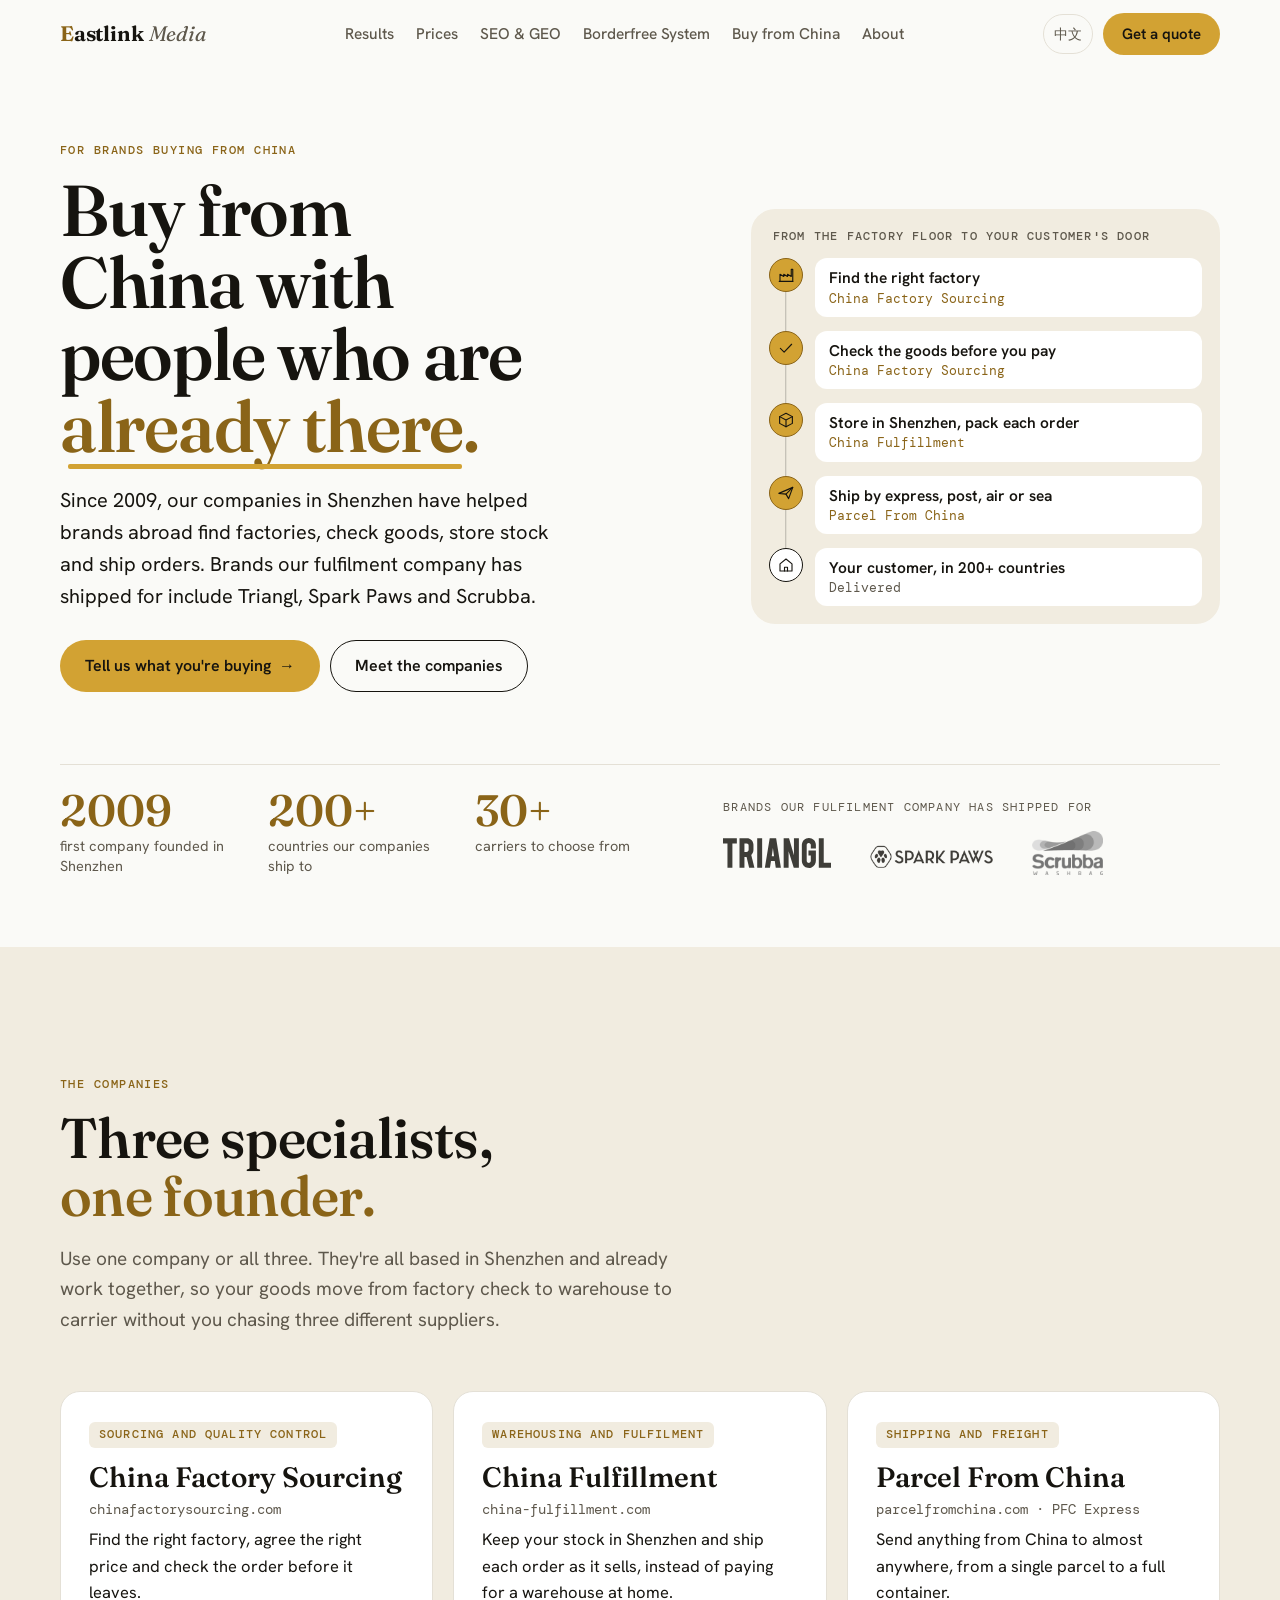
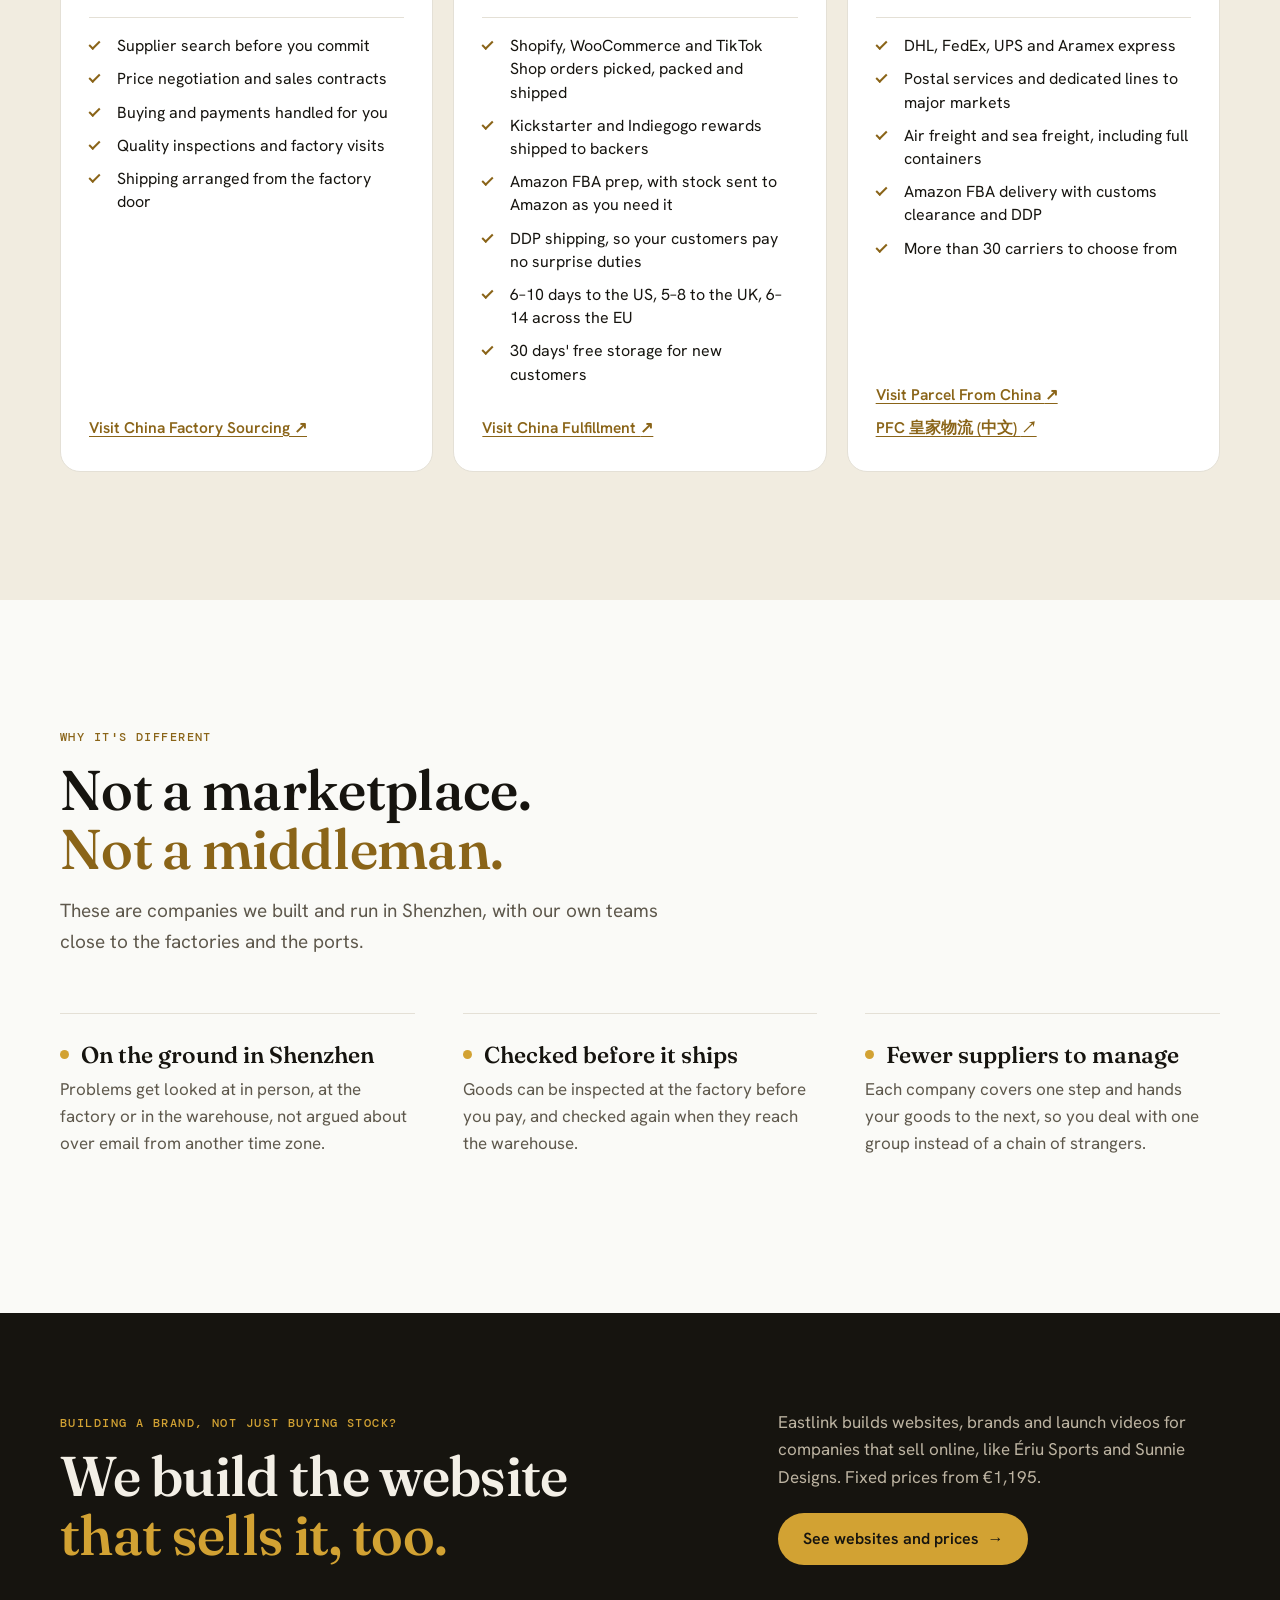
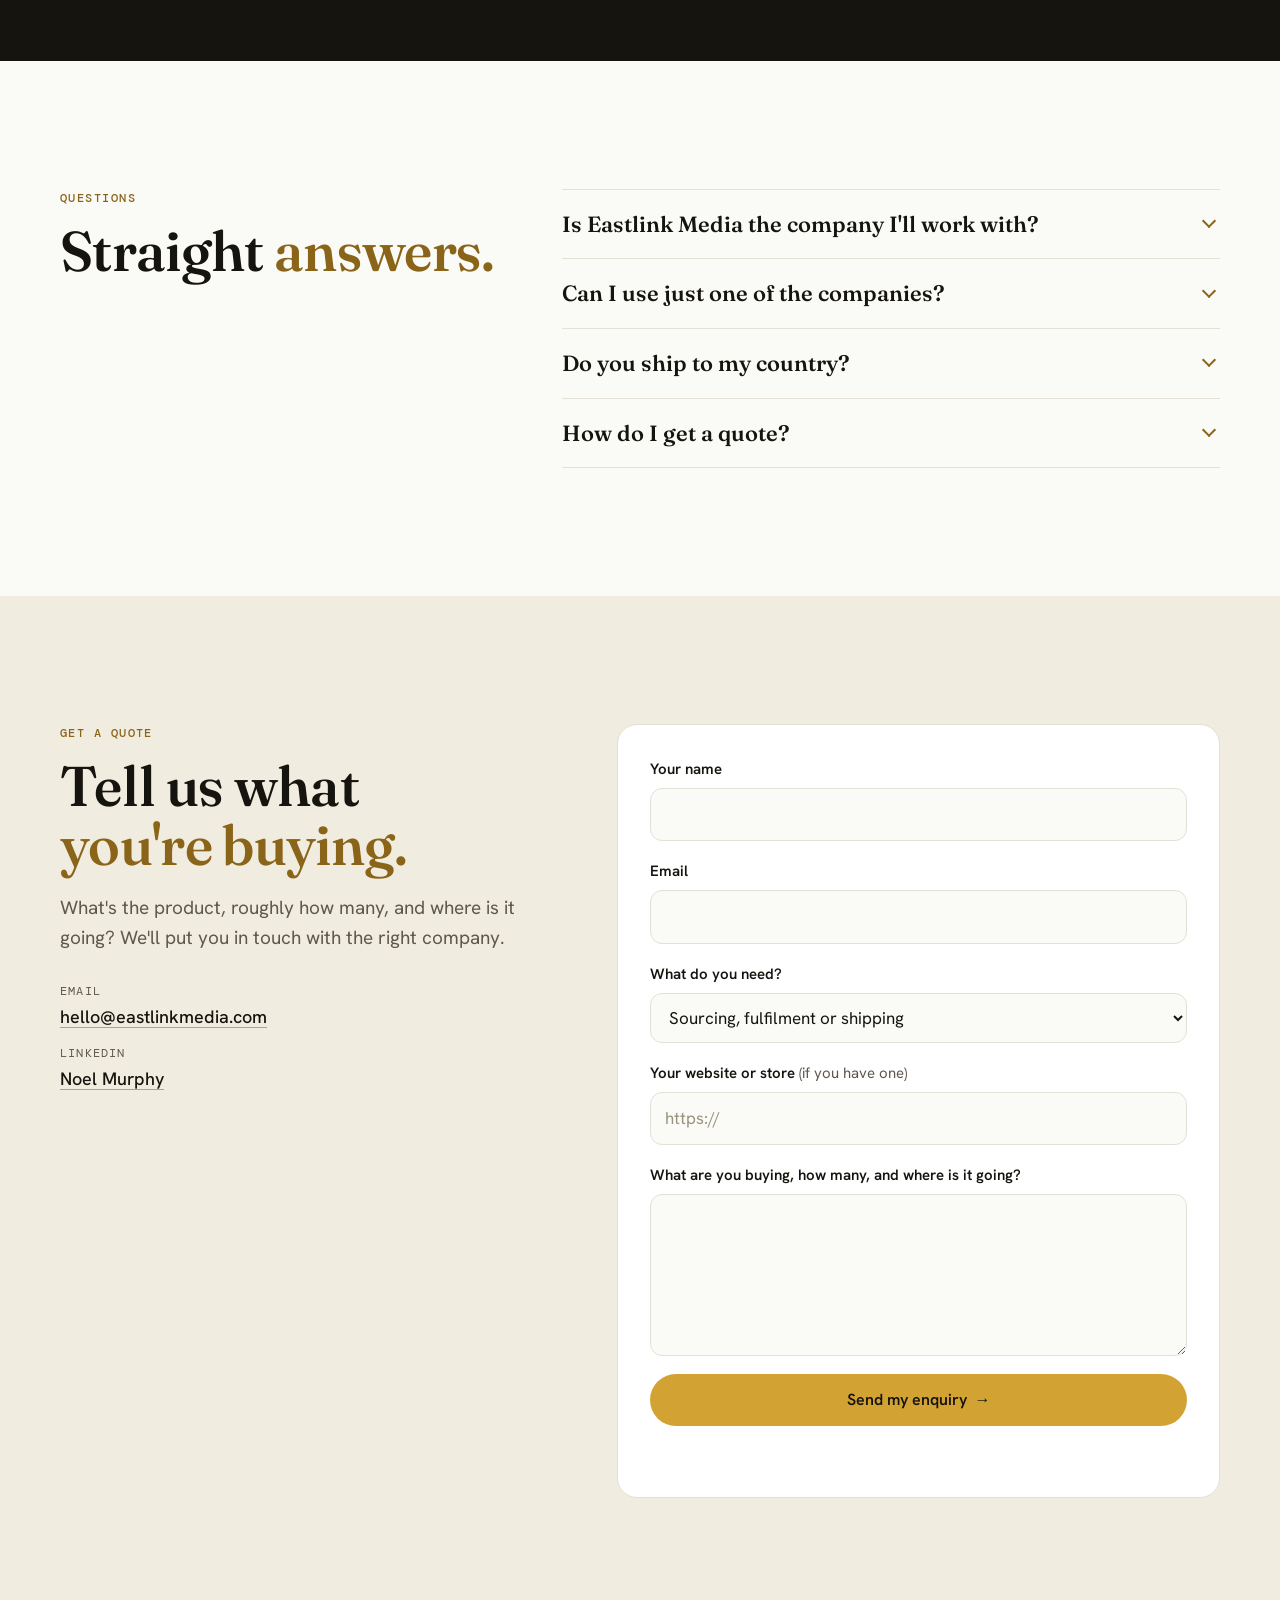
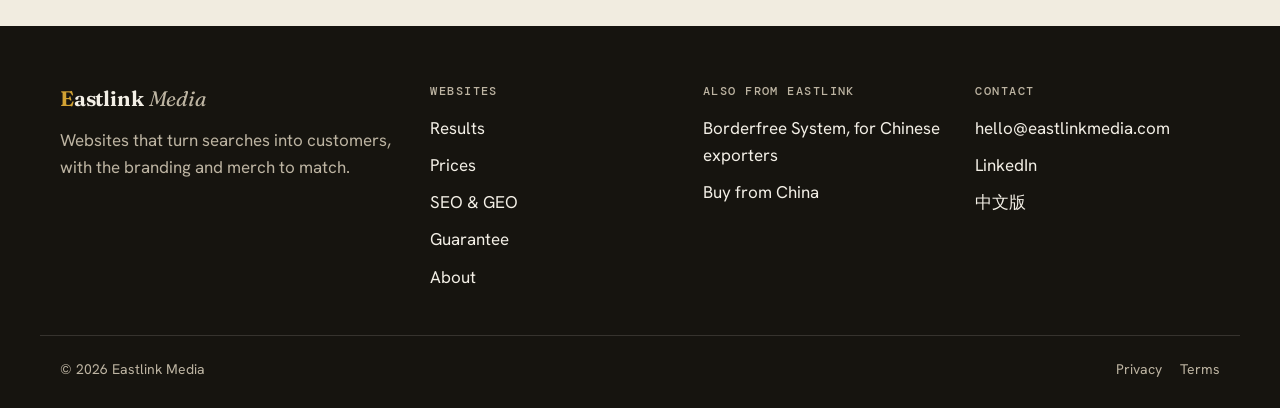
<file: buy-from-china.html>
<!DOCTYPE html>
<html lang="en">
<head>
  <meta charset="UTF-8" />
  <meta name="viewport" content="width=device-width, initial-scale=1.0" />
  <title>Buy From China: Sourcing, Fulfilment and Shipping | Eastlink Media</title>
  <meta name="description" content="Find factories, check quality, store stock in Shenzhen and ship to 200+ countries, with the companies our founder has built in Shenzhen since 2009." />
  <meta name="theme-color" content="#FAFAF7" />

  <!-- Canonical & Hreflang -->
  <link rel="canonical" href="https://eastlinkmedia.com/buy-from-china" />
  <link rel="alternate" hreflang="en" href="https://eastlinkmedia.com/buy-from-china" />
  <link rel="alternate" hreflang="zh" href="https://eastlinkmedia.com/zh/buy-from-china" />
  <link rel="alternate" hreflang="x-default" href="https://eastlinkmedia.com/buy-from-china" />

  <!-- Open Graph -->
  <meta property="og:title" content="Buy from China with people who are already there | Eastlink Media" />
  <meta property="og:description" content="Sourcing, quality checks, Shenzhen warehousing and shipping to 200+ countries, from companies built in Shenzhen since 2009." />
  <meta property="og:url" content="https://eastlinkmedia.com/buy-from-china" />
  <meta property="og:type" content="website" />
  <meta property="og:image" content="https://eastlinkmedia.com/images/og-borderfree.jpg" />
  <meta property="og:image:width" content="1200" />
  <meta property="og:image:height" content="630" />
  <meta property="og:locale" content="en_GB" />
  <meta property="og:locale:alternate" content="zh_CN" />
  <meta property="og:site_name" content="Eastlink Media" />

  <!-- Twitter Card -->
  <meta name="twitter:card" content="summary_large_image" />
  <meta name="twitter:title" content="Buy from China with people who are already there" />
  <meta name="twitter:description" content="Sourcing, quality checks, Shenzhen warehousing and shipping to 200+ countries." />
  <meta name="twitter:image" content="https://eastlinkmedia.com/images/og-borderfree.jpg" />

  <!-- Favicon -->
  <link rel="icon" href="/favicon.ico" sizes="32x32" />
  <link rel="icon" href="/favicon.svg" type="image/svg+xml" />
  <link rel="apple-touch-icon" href="/apple-touch-icon.png" />

  <!-- Schema.org structured data -->
  <script type="application/ld+json">
  {
    "@context": "https://schema.org",
    "@graph": [
      {
        "@type": "ItemList",
        "name": "Sourcing, fulfilment and shipping companies built by Noel Murphy in Shenzhen",
        "itemListElement": [
          { "@type": "ListItem", "position": 1, "item": { "@type": "Organization", "name": "China Factory Sourcing", "url": "https://www.chinafactorysourcing.com/", "description": "Supplier search, price negotiation, sales contracts, buying, quality control and factory visits from a Shenzhen office." } },
          { "@type": "ListItem", "position": 2, "item": { "@type": "Organization", "name": "China Fulfillment", "url": "https://www.china-fulfillment.com/", "description": "Shenzhen 3PL warehouse: ecommerce, crowdfunding and subscription fulfilment, Amazon FBA prep and consolidation, and DDP shipping to the US, UK and EU." } },
          { "@type": "ListItem", "position": 3, "item": { "@type": "Organization", "name": "Parcel From China", "alternateName": "PFC Express", "url": "https://www.parcelfromchina.com/", "description": "Express, postal, line, air and sea freight from China with more than 30 carriers, including Amazon FBA delivery with customs clearance and DDP." } }
        ]
      },
      {
        "@type": "BreadcrumbList",
        "itemListElement": [
          { "@type": "ListItem", "position": 1, "name": "Home", "item": "https://eastlinkmedia.com/" },
          { "@type": "ListItem", "position": 2, "name": "Buy from China", "item": "https://eastlinkmedia.com/buy-from-china" }
        ]
      },
      {
        "@type": "FAQPage",
        "mainEntity": [
          { "@type": "Question", "name": "Is Eastlink Media the company I'll work with?", "acceptedAnswer": { "@type": "Answer", "text": "For sourcing, fulfilment and shipping, you work directly with the specialist company: China Factory Sourcing, China Fulfillment or Parcel From China. Each has its own team, prices and terms. Eastlink Media is the marketing company built by the same founder, Noel Murphy." } },
          { "@type": "Question", "name": "Can I use just one of the companies?", "acceptedAnswer": { "@type": "Answer", "text": "Yes. Each company works on its own. For example, you can source the goods yourself and use only China Fulfillment to store and ship them." } },
          { "@type": "Question", "name": "Do you ship to my country?", "acceptedAnswer": { "@type": "Answer", "text": "Our companies ship to more than 200 countries and regions. China Fulfillment quotes 6 to 10 days to the US, 5 to 8 days to the UK and 6 to 14 days across the EU." } },
          { "@type": "Question", "name": "How do I get a quote?", "acceptedAnswer": { "@type": "Answer", "text": "Use the form on this page and tell us what you're buying, roughly how many and where it's going, and we'll pass it to the right company. Or contact China Factory Sourcing, China Fulfillment or Parcel From China directly through their websites." } }
        ]
      }
    ]
  }
  </script>

  <!-- Fonts -->
  <link rel="preload" href="/fonts/fraunces-v38-6NU78FyLNQOQZAnv9bYEvDiIdE9Ea92uemAk_WBq8U_9v0c2Wa0KxC9TeA.woff2" as="font" type="font/woff2" crossorigin />
  <link rel="preload" href="/fonts/hankengrotesk-v12-ieVn2YZDLWuGJpnzaiwFXS9tYtpd59A.woff2" as="font" type="font/woff2" crossorigin />
  <link rel="stylesheet" href="/css/fonts.css" />

  <!-- Styles -->
  <link rel="stylesheet" href="/css/site.css" />
  <script>document.documentElement.classList.add('js');</script>
</head>
<body>

  <a class="skip" href="#main">Skip to content</a>

  <!-- ===================== NAV ===================== -->
  <header class="nav" id="nav">
    <div class="wrap nav__bar">
      <a href="/" class="logo" aria-label="Eastlink Media home">
        <span class="logo__e">E</span>astlink <span class="logo__media">Media</span>
      </a>

      <nav class="nav__links" aria-label="Main">
        <a href="/#results">Results</a>
        <a href="/#packages">Prices</a>
        <a href="/seo-geo-authority">SEO &amp; GEO</a>
        <a href="/borderfree-system">Borderfree System</a>
        <a href="/buy-from-china" aria-current="page">Buy from China</a>
        <a href="/#about">About</a>
      </nav>

      <div class="nav__end">
        <a href="/zh/buy-from-china" class="nav__lang" lang="zh" title="切换至中文版">中文</a>
        <a href="#contact" class="btn btn--gold btn--sm nav__cta" data-service="Sourcing, fulfilment or shipping">Get a quote</a>
        <button class="nav__burger" id="navBurger" aria-label="Open menu" aria-expanded="false" aria-controls="mobileMenu">
          <span></span><span></span>
        </button>
      </div>
    </div>

    <div class="menu" id="mobileMenu" hidden>
      <nav class="wrap menu__inner" aria-label="Mobile">
        <a href="/#results">Results</a>
        <a href="/#packages">Prices</a>
        <a href="/seo-geo-authority">SEO &amp; GEO</a>
        <a href="/borderfree-system">Borderfree System</a>
        <a href="/buy-from-china" aria-current="page">Buy from China</a>
        <a href="/#about">About</a>
        <a href="#contact" class="btn btn--gold" data-service="Sourcing, fulfilment or shipping">Get a quote</a>
        <div class="menu__foot">
          <a href="mailto:hello@eastlinkmedia.com">hello@eastlinkmedia.com</a>
          <a href="/zh/buy-from-china" lang="zh">中文版</a>
        </div>
      </nav>
    </div>
  </header>

  <main id="main">

    <!-- ===================== HERO ===================== -->
    <section class="hero" id="top">
      <div class="wrap hero__grid">
        <div class="hero__copy">
          <p class="eyebrow rv">For brands buying from China</p>
          <h1 class="hero__h1 hero__h1--page rv">Buy from China with people who are <em class="sweep">already there.</em></h1>
          <p class="hero__sub rv">Since 2009, our companies in Shenzhen have helped brands abroad find factories, check goods, store stock and ship orders. Brands our fulfilment company has shipped for include Triangl, Spark Paws and Scrubba.</p>
          <div class="hero__ctas rv">
            <a href="#contact" class="btn btn--gold" data-service="Sourcing, fulfilment or shipping">Tell us what you're buying <span aria-hidden="true">→</span></a>
            <a href="#companies" class="btn btn--line">Meet the companies</a>
          </div>
        </div>

        <figure class="chain rv" aria-labelledby="chain-cap">
          <figcaption class="chain__cap" id="chain-cap">From the factory floor to your customer's door</figcaption>
          <div class="link link--co">
            <span class="link__dot" aria-hidden="true"><svg viewBox="0 0 24 24"><path d="M3 20.5h18"/><path d="M4 20.5V11l5 3v-3l5 3v-3l5 3V4.5h2v16"/></svg></span>
            <span class="link__body"><span class="link__step">Find the right factory</span><span class="link__who">China Factory Sourcing</span></span>
          </div>
          <div class="link link--co">
            <span class="link__dot" aria-hidden="true"><svg viewBox="0 0 24 24"><path d="M4.5 12.5l5 5L19.5 7"/></svg></span>
            <span class="link__body"><span class="link__step">Check the goods before you pay</span><span class="link__who">China Factory Sourcing</span></span>
          </div>
          <div class="link link--co">
            <span class="link__dot" aria-hidden="true"><svg viewBox="0 0 24 24"><path d="M3.5 7.5 12 3l8.5 4.5v9L12 21l-8.5-4.5z"/><path d="M3.5 7.5 12 12l8.5-4.5M12 12v9"/></svg></span>
            <span class="link__body"><span class="link__step">Store in Shenzhen, pack each order</span><span class="link__who">China Fulfillment</span></span>
          </div>
          <div class="link link--co">
            <span class="link__dot" aria-hidden="true"><svg viewBox="0 0 24 24"><path d="M2.5 12.5 21 4.5l-5.5 15-3.5-6z"/><path d="M12 13.5 21 4.5"/></svg></span>
            <span class="link__body"><span class="link__step">Ship by express, post, air or sea</span><span class="link__who">Parcel From China</span></span>
          </div>
          <div class="link">
            <span class="link__dot" aria-hidden="true"><svg viewBox="0 0 24 24"><path d="M4 10.5 12 4l8 6.5V20H4z"/><path d="M10 20v-5h4v5"/></svg></span>
            <span class="link__body"><span class="link__step">Your customer, in 200+ countries</span><span class="link__who">Delivered</span></span>
          </div>
          <span class="chain__parcel" aria-hidden="true"></span>
        </figure>
      </div>

      <div class="wrap proofbar rv">
        <dl class="stats">
          <div><dt>first company founded in Shenzhen</dt><dd>2009</dd></div>
          <div><dt>countries our companies ship to</dt><dd>200+</dd></div>
          <div><dt>carriers to choose from</dt><dd>30+</dd></div>
        </dl>
        <div class="logos">
          <p class="logos__label">Brands our fulfilment company has shipped for</p>
          <ul>
            <li><img src="/images/brands/triangl.svg" alt="Triangl" width="90" height="25" /></li>
            <li><img src="/images/brands/sparkpaws.png" alt="Spark Paws" width="411" height="96" /></li>
            <li><img class="logo--tall" src="/images/brands/scrubba.png" alt="Scrubba" width="195" height="120" /></li>
          </ul>
        </div>
      </div>
    </section>

    <!-- ===================== THE COMPANIES ===================== -->
    <section class="sec sec--linen" id="companies" aria-labelledby="co-h">
      <div class="wrap">
        <div class="head">
          <p class="eyebrow rv">The companies</p>
          <h2 class="h2 rv" id="co-h">Three specialists, <em>one founder.</em></h2>
          <p class="lede rv">Use one company or all three. They're all based in Shenzhen and already work together, so your goods move from factory check to warehouse to carrier without you chasing three different suppliers.</p>
        </div>
        <div class="cos">
          <article class="co rv">
            <p class="co__role">Sourcing and quality control</p>
            <h3>China Factory Sourcing</h3>
            <p class="co__url">chinafactorysourcing.com</p>
            <p class="co__for">Find the right factory, agree the right price and check the order before it leaves.</p>
            <ul class="ticks">
              <li>Supplier search before you commit</li>
              <li>Price negotiation and sales contracts</li>
              <li>Buying and payments handled for you</li>
              <li>Quality inspections and factory visits</li>
              <li>Shipping arranged from the factory door</li>
            </ul>
            <p class="co__links"><a href="https://www.chinafactorysourcing.com/" target="_blank" rel="noopener">Visit China Factory Sourcing <span aria-hidden="true">↗</span></a></p>
          </article>

          <article class="co rv">
            <p class="co__role">Warehousing and fulfilment</p>
            <h3>China Fulfillment</h3>
            <p class="co__url">china-fulfillment.com</p>
            <p class="co__for">Keep your stock in Shenzhen and ship each order as it sells, instead of paying for a warehouse at home.</p>
            <ul class="ticks">
              <li>Shopify, WooCommerce and TikTok Shop orders picked, packed and shipped</li>
              <li>Kickstarter and Indiegogo rewards shipped to backers</li>
              <li>Amazon FBA prep, with stock sent to Amazon as you need it</li>
              <li>DDP shipping, so your customers pay no surprise duties</li>
              <li>6–10 days to the US, 5–8 to the UK, 6–14 across the EU</li>
              <li>30 days' free storage for new customers</li>
            </ul>
            <p class="co__links"><a href="https://www.china-fulfillment.com/" target="_blank" rel="noopener">Visit China Fulfillment <span aria-hidden="true">↗</span></a></p>
          </article>

          <article class="co rv">
            <p class="co__role">Shipping and freight</p>
            <h3>Parcel From China</h3>
            <p class="co__url">parcelfromchina.com · PFC Express</p>
            <p class="co__for">Send anything from China to almost anywhere, from a single parcel to a full container.</p>
            <ul class="ticks">
              <li>DHL, FedEx, UPS and Aramex express</li>
              <li>Postal services and dedicated lines to major markets</li>
              <li>Air freight and sea freight, including full containers</li>
              <li>Amazon FBA delivery with customs clearance and DDP</li>
              <li>More than 30 carriers to choose from</li>
            </ul>
            <p class="co__links"><a href="https://www.parcelfromchina.com/" target="_blank" rel="noopener">Visit Parcel From China <span aria-hidden="true">↗</span></a><a href="https://www.pfcexpress.com/" target="_blank" rel="noopener" lang="zh">PFC 皇家物流 (中文) <span aria-hidden="true">↗</span></a></p>
          </article>
        </div>
      </div>
    </section>

    <!-- ===================== WHY ===================== -->
    <section class="sec" id="why" aria-labelledby="why-h">
      <div class="wrap">
        <div class="head">
          <p class="eyebrow rv">Why it's different</p>
          <h2 class="h2 rv" id="why-h">Not a marketplace. <em>Not a middleman.</em></h2>
          <p class="lede rv">These are companies we built and run in Shenzhen, with our own teams close to the factories and the ports.</p>
        </div>
        <ul class="feats">
          <li class="feat rv">
            <h3>On the ground in Shenzhen</h3>
            <p>Problems get looked at in person, at the factory or in the warehouse, not argued about over email from another time zone.</p>
          </li>
          <li class="feat rv">
            <h3>Checked before it ships</h3>
            <p>Goods can be inspected at the factory before you pay, and checked again when they reach the warehouse.</p>
          </li>
          <li class="feat rv">
            <h3>Fewer suppliers to manage</h3>
            <p>Each company covers one step and hands your goods to the next, so you deal with one group instead of a chain of strangers.</p>
          </li>
        </ul>
      </div>
    </section>

    <!-- ===================== ALSO SELLING ===================== -->
    <section class="sec sec--night sec--tight" id="brand" aria-labelledby="brand-h">
      <div class="wrap band">
        <div>
          <p class="eyebrow rv">Building a brand, not just buying stock?</p>
          <h2 class="h2 rv" id="brand-h">We build the website <em>that sells it, too.</em></h2>
        </div>
        <div class="band__side rv">
          <p>Eastlink builds websites, brands and launch videos for companies that sell online, like Ériu Sports and Sunnie Designs. Fixed prices from <span class="price" data-gbp="£1,195" data-eur="€1,195" data-usd="$1,595">€1,195</span>.</p>
          <a href="/seo-geo-authority" class="btn btn--gold">See websites and prices <span aria-hidden="true">→</span></a>
        </div>
      </div>
    </section>

    <!-- ===================== FAQ ===================== -->
    <section class="sec" id="faq" aria-labelledby="f-h">
      <div class="wrap faq-wrap">
        <div class="head">
          <p class="eyebrow rv">Questions</p>
          <h2 class="h2 rv" id="f-h">Straight <em>answers.</em></h2>
        </div>
        <div class="faq">
          <details class="rv">
            <summary>Is Eastlink Media the company I'll work with?</summary>
            <p>For sourcing, fulfilment and shipping, you work directly with the specialist company: China Factory Sourcing, China Fulfillment or Parcel From China. Each has its own team, prices and terms. Eastlink Media is the marketing company built by the same founder, Noel Murphy.</p>
          </details>
          <details class="rv">
            <summary>Can I use just one of the companies?</summary>
            <p>Yes. Each company works on its own. For example, you can source the goods yourself and use only China Fulfillment to store and ship them.</p>
          </details>
          <details class="rv">
            <summary>Do you ship to my country?</summary>
            <p>Our companies ship to more than 200 countries and regions. China Fulfillment quotes 6 to 10 days to the US, 5 to 8 days to the UK and 6 to 14 days across the EU.</p>
          </details>
          <details class="rv">
            <summary>How do I get a quote?</summary>
            <p>Use the form below and tell us what you're buying, roughly how many and where it's going, and we'll pass it to the right company. Or contact China Factory Sourcing, China Fulfillment or Parcel From China directly through their websites.</p>
          </details>
        </div>
      </div>
    </section>

    <!-- ===================== CONTACT ===================== -->
    <section class="sec sec--linen" id="contact" aria-labelledby="c-h">
      <div class="wrap contact">
        <div class="contact__copy">
          <p class="eyebrow rv">Get a quote</p>
          <h2 class="h2 rv" id="c-h">Tell us what <em>you're buying.</em></h2>
          <p class="lede rv">What's the product, roughly how many, and where is it going? We'll put you in touch with the right company.</p>
          <ul class="contact__list rv">
            <li><span>Email</span><a href="mailto:hello@eastlinkmedia.com">hello@eastlinkmedia.com</a></li>
            <li><span>LinkedIn</span><a href="https://www.linkedin.com/in/noel-murphy-ecommerce-china/" target="_blank" rel="noopener">Noel Murphy</a></li>
          </ul>
        </div>

        <form id="contactForm" class="form rv" novalidate>
          <div class="hp" aria-hidden="true"><label for="fcompany">Leave this field empty</label><input type="text" id="fcompany" name="company" tabindex="-1" autocomplete="off" /></div>
          <div class="field">
            <label for="fname">Your name</label>
            <input type="text" id="fname" name="name" autocomplete="name" maxlength="100" required />
          </div>
          <div class="field">
            <label for="femail">Email</label>
            <input type="email" id="femail" name="email" autocomplete="email" maxlength="254" required />
          </div>
          <div class="field">
            <label for="fservice">What do you need?</label>
            <select id="fservice" name="service">
              <option selected>Sourcing, fulfilment or shipping</option>
              <option>Finding a factory and quality checks</option>
              <option>Warehousing and order fulfilment</option>
              <option>Shipping and freight</option>
              <option>A website or brand for my business</option>
              <option>Not sure yet</option>
            </select>
          </div>
          <div class="field">
            <label for="fsite">Your website or store <span class="opt">(if you have one)</span></label>
            <input type="url" id="fsite" name="website" inputmode="url" autocomplete="url" maxlength="200" placeholder="https://" />
          </div>
          <div class="field">
            <label for="fmessage">What are you buying, how many, and where is it going?</label>
            <textarea id="fmessage" name="message" rows="5" maxlength="5000" required></textarea>
          </div>
          <button type="submit" class="btn btn--gold btn--full">Send my enquiry <span aria-hidden="true">→</span></button>
          <p class="form__status" id="formStatus" role="status" aria-live="polite"></p>
        </form>
      </div>
    </section>

  </main>

  <!-- ===================== FOOTER ===================== -->
  <footer class="foot">
    <div class="wrap foot__grid foot__grid--4">
      <div class="foot__brand">
        <a href="/" class="logo"><span class="logo__e">E</span>astlink <span class="logo__media">Media</span></a>
        <p>Websites that turn searches into customers, with the branding and merch to match.</p>
      </div>
      <nav class="foot__col" aria-label="Websites">
        <h3>Websites</h3>
        <a href="/#results">Results</a>
        <a href="/#packages">Prices</a>
        <a href="/seo-geo-authority">SEO &amp; GEO</a>
        <a href="/#guarantee">Guarantee</a>
        <a href="/#about">About</a>
      </nav>
      <nav class="foot__col" aria-label="Also from Eastlink">
        <h3>Also from Eastlink</h3>
        <a href="/borderfree-system">Borderfree System, for Chinese exporters</a>
        <a href="/buy-from-china">Buy from China</a>
      </nav>
      <div class="foot__col">
        <h3>Contact</h3>
        <a href="mailto:hello@eastlinkmedia.com">hello@eastlinkmedia.com</a>
        <a href="https://www.linkedin.com/in/noel-murphy-ecommerce-china/" target="_blank" rel="noopener">LinkedIn</a>
        <a href="/zh/buy-from-china" lang="zh">中文版</a>
      </div>
    </div>
    <div class="wrap foot__base">
      <span>© 2026 Eastlink Media</span>
      <span class="foot__legal"><a href="/privacy-policy">Privacy</a><a href="/terms-of-service">Terms</a></span>
    </div>
  </footer>

  <script src="/js/site.js"></script>
</body>
</html>
</file>
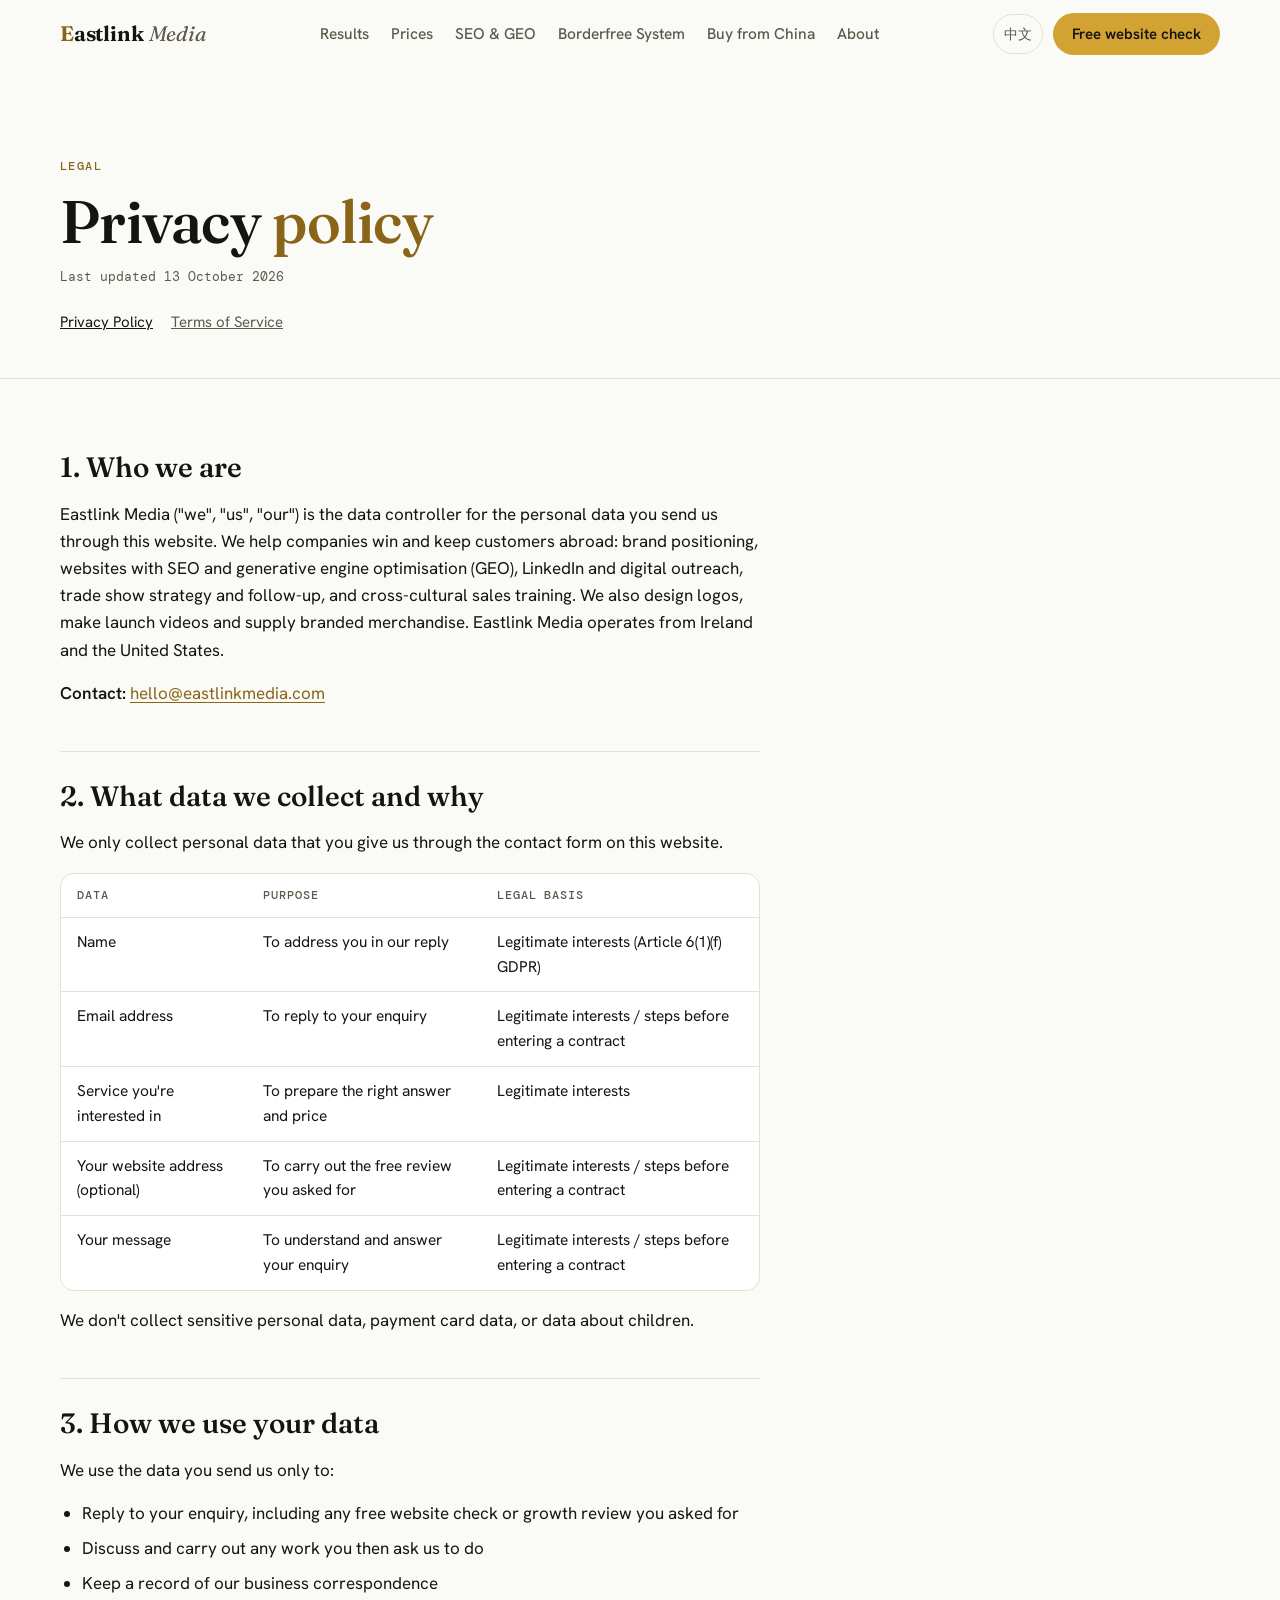
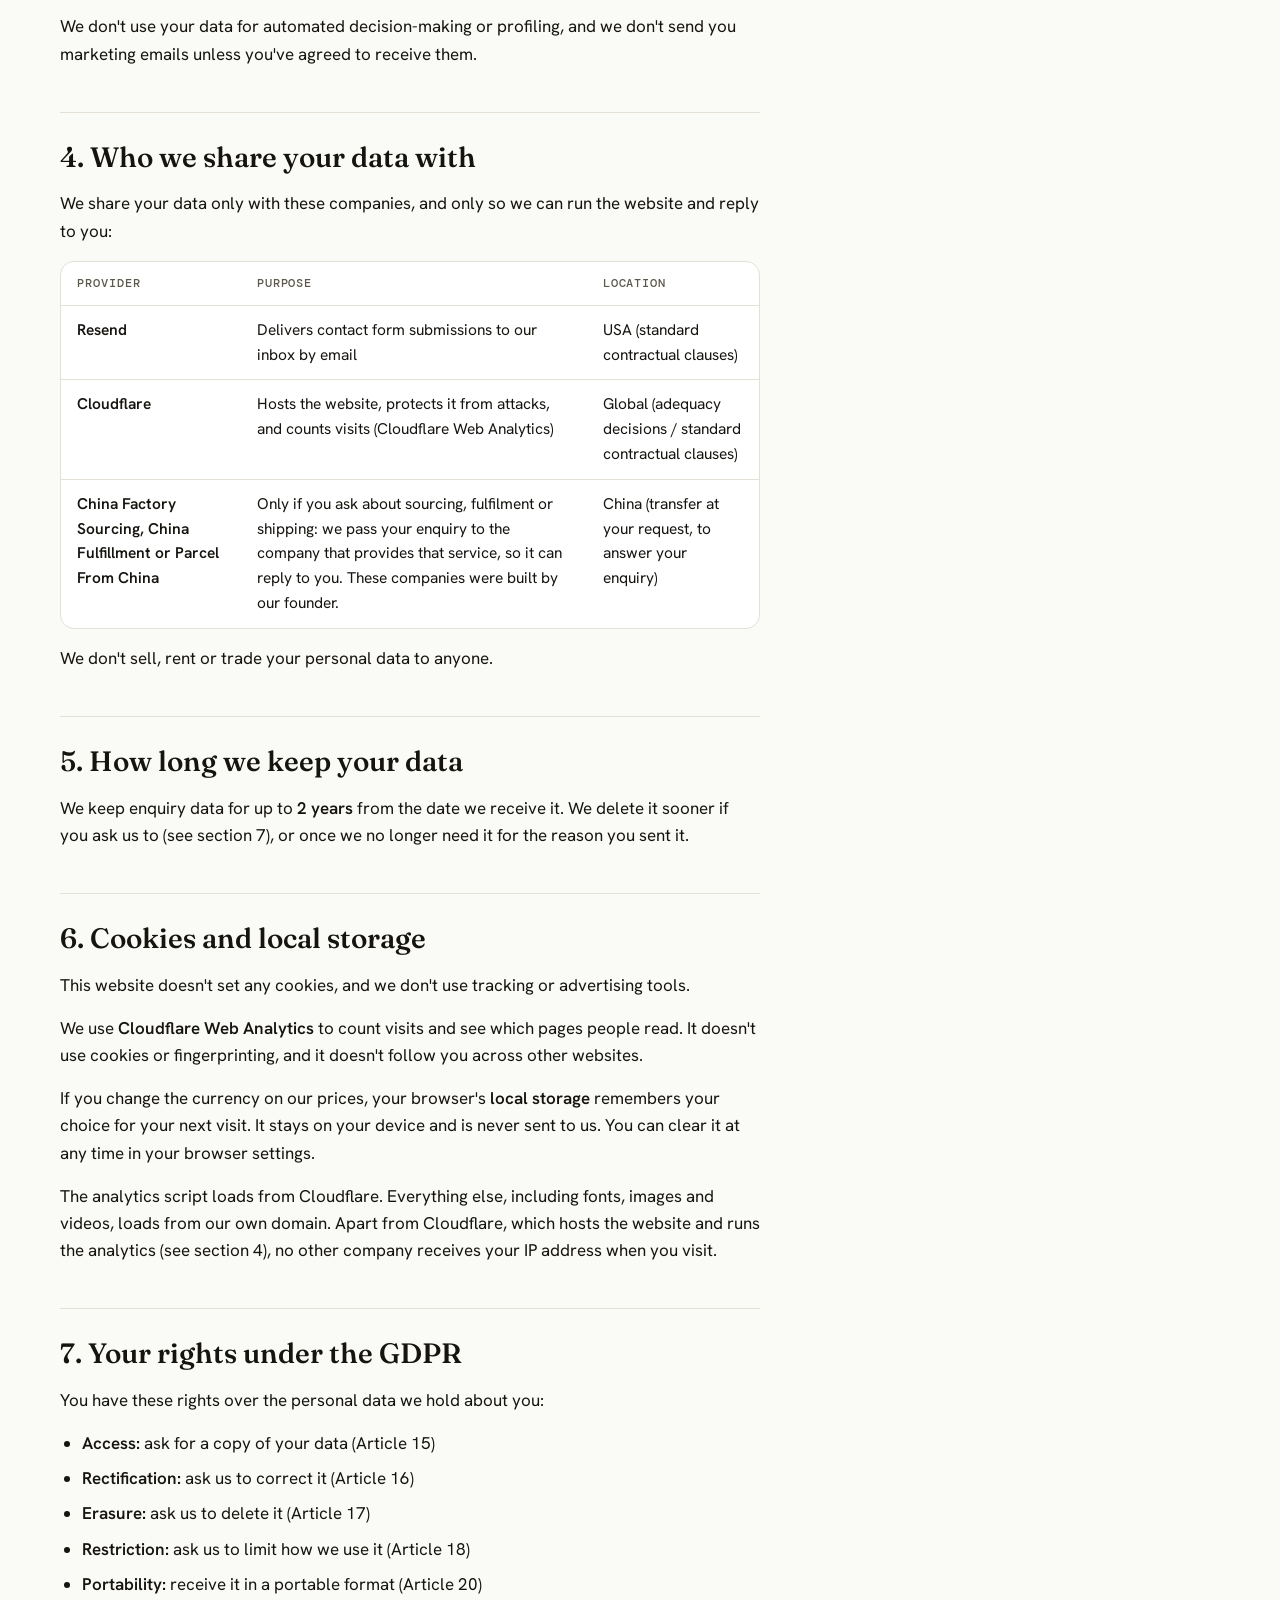
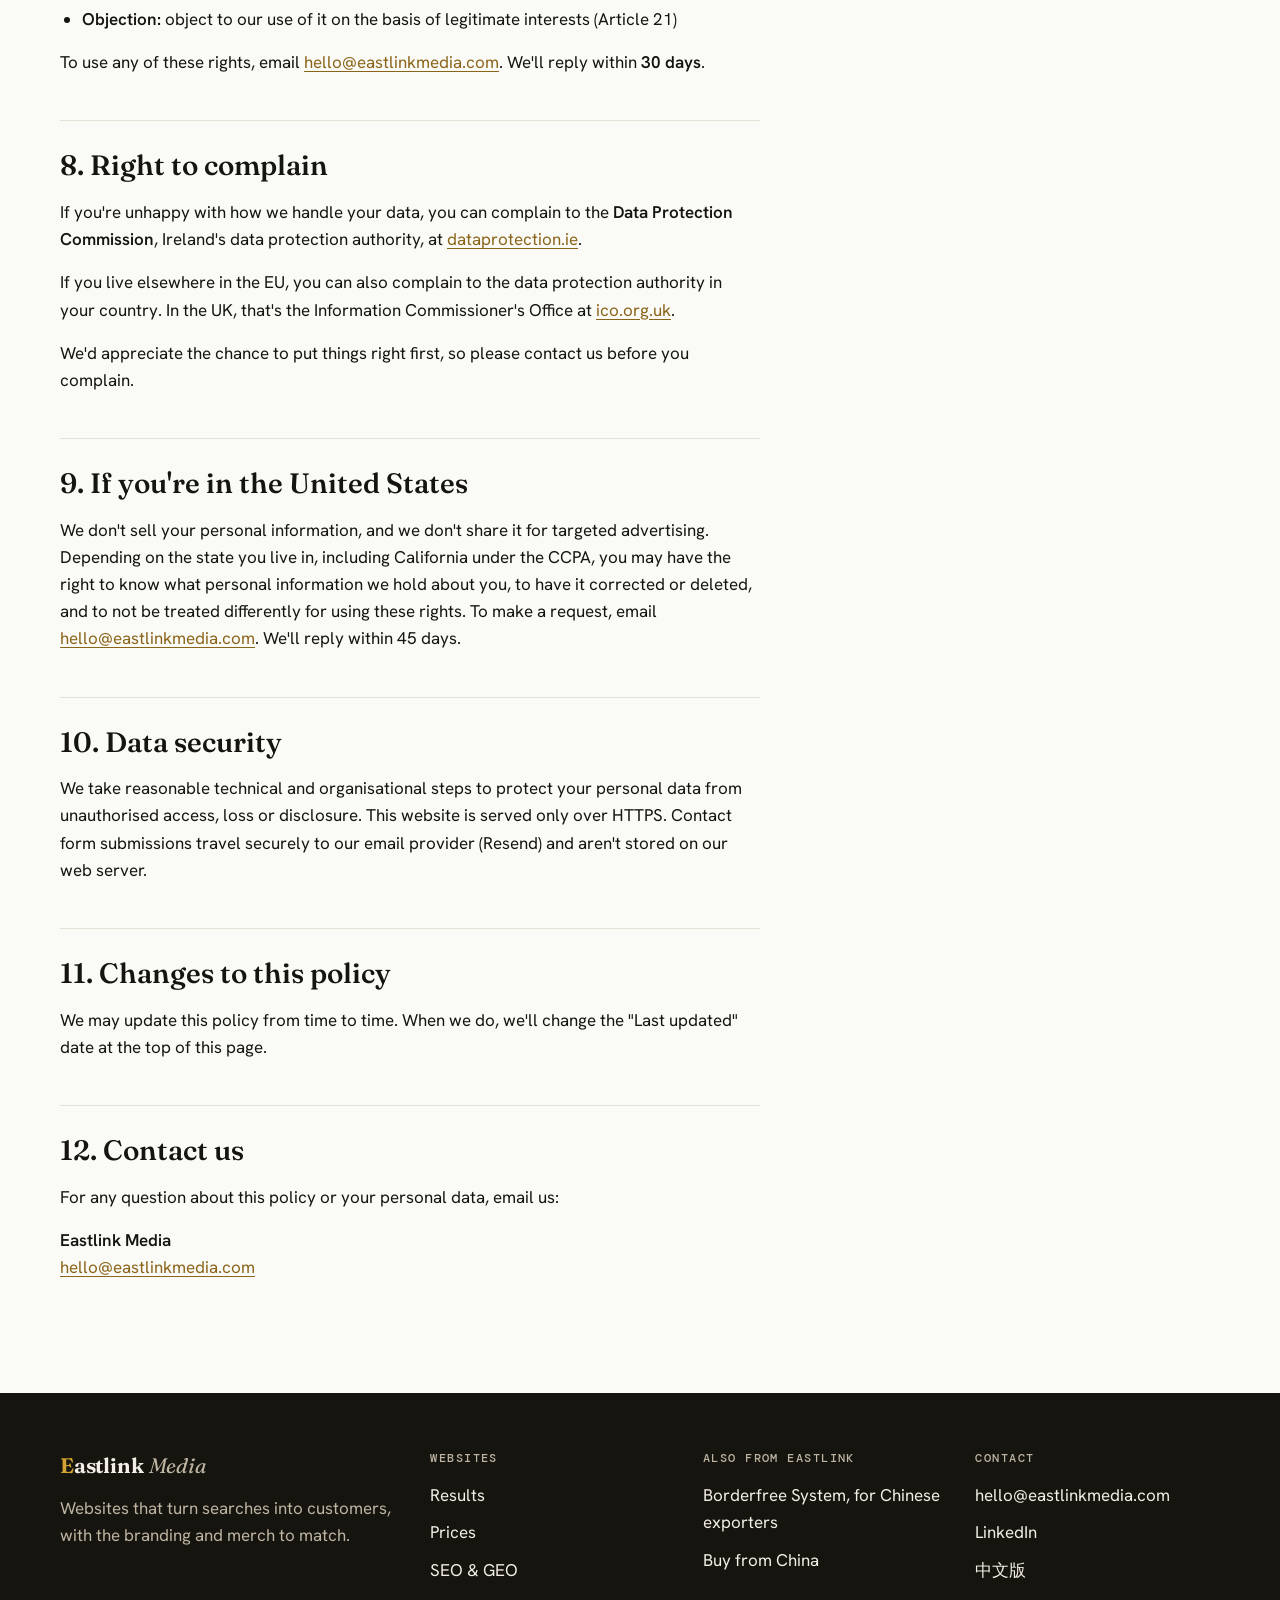
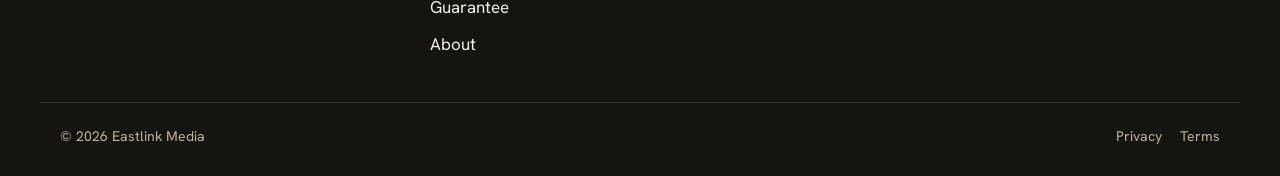
<file: privacy-policy.html>
<!DOCTYPE html>
<html lang="en">
<head>
  <meta charset="UTF-8" />
  <meta name="viewport" content="width=device-width, initial-scale=1.0" />
  <title>Privacy Policy | Eastlink Media</title>
  <meta name="description" content="How Eastlink Media collects, uses and protects the personal data you send us through this website, under the GDPR and US privacy law." />
  <meta name="robots" content="noindex, follow" />
  <meta name="theme-color" content="#FAFAF7" />
  <link rel="canonical" href="https://eastlinkmedia.com/privacy-policy" />

  <!-- Favicon -->
  <link rel="icon" href="/favicon.ico" sizes="32x32" />
  <link rel="icon" href="/favicon.svg" type="image/svg+xml" />
  <link rel="apple-touch-icon" href="/apple-touch-icon.png" />

  <!-- Fonts -->
  <link rel="preload" href="/fonts/fraunces-v38-6NU78FyLNQOQZAnv9bYEvDiIdE9Ea92uemAk_WBq8U_9v0c2Wa0KxC9TeA.woff2" as="font" type="font/woff2" crossorigin />
  <link rel="preload" href="/fonts/hankengrotesk-v12-ieVn2YZDLWuGJpnzaiwFXS9tYtpd59A.woff2" as="font" type="font/woff2" crossorigin />
  <link rel="stylesheet" href="/css/fonts.css" />

  <!-- Styles -->
  <link rel="stylesheet" href="/css/site.css" />
  <script>document.documentElement.classList.add('js');</script>
</head>
<body>

  <a class="skip" href="#main">Skip to content</a>

  <!-- ===================== NAV ===================== -->
  <header class="nav" id="nav">
    <div class="wrap nav__bar">
      <a href="/" class="logo" aria-label="Eastlink Media home">
        <span class="logo__e">E</span>astlink <span class="logo__media">Media</span>
      </a>

      <nav class="nav__links" aria-label="Main">
        <a href="/#results">Results</a>
        <a href="/#packages">Prices</a>
        <a href="/seo-geo-authority">SEO &amp; GEO</a>
        <a href="/borderfree-system">Borderfree System</a>
        <a href="/buy-from-china">Buy from China</a>
        <a href="/#about">About</a>
      </nav>

      <div class="nav__end">
        <a href="/zh/" class="nav__lang" lang="zh" title="切换至中文版">中文</a>
        <a href="/#contact" class="btn btn--gold btn--sm nav__cta">Free website check</a>
        <button class="nav__burger" id="navBurger" aria-label="Open menu" aria-expanded="false" aria-controls="mobileMenu">
          <span></span><span></span>
        </button>
      </div>
    </div>

    <div class="menu" id="mobileMenu" hidden>
      <nav class="wrap menu__inner" aria-label="Mobile">
        <a href="/#results">Results</a>
        <a href="/#packages">Prices</a>
        <a href="/seo-geo-authority">SEO &amp; GEO</a>
        <a href="/borderfree-system">Borderfree System</a>
        <a href="/buy-from-china">Buy from China</a>
        <a href="/#about">About</a>
        <a href="/#contact" class="btn btn--gold">Get my free website check</a>
        <div class="menu__foot">
          <a href="mailto:hello@eastlinkmedia.com">hello@eastlinkmedia.com</a>
          <a href="/zh/" lang="zh">中文版</a>
        </div>
      </nav>
    </div>
  </header>

  <main id="main">
    <section class="legal-head">
      <div class="wrap">
        <p class="eyebrow">Legal</p>
        <h1 class="h2">Privacy <em>policy</em></h1>
        <p class="legal-meta">Last updated 13 October 2026</p>
        <nav class="legal-toc" aria-label="Legal pages"><a href="/privacy-policy" aria-current="page">Privacy Policy</a><a href="/terms-of-service">Terms of Service</a></nav>
      </div>
    </section>

    <section class="legal">
      <div class="wrap">
        <div class="legal__body">
          <h2>1. Who we are</h2>
          <p>Eastlink Media ("we", "us", "our") is the data controller for the personal data you send us through this website. We help companies win and keep customers abroad: brand positioning, websites with SEO and generative engine optimisation (GEO), LinkedIn and digital outreach, trade show strategy and follow-up, and cross-cultural sales training. We also design logos, make launch videos and supply branded merchandise. Eastlink Media operates from Ireland and the United States.</p>
          <p><strong>Contact:</strong> <a href="mailto:hello@eastlinkmedia.com">hello@eastlinkmedia.com</a></p>

          <h2>2. What data we collect and why</h2>
          <p>We only collect personal data that you give us through the contact form on this website.</p>
          <div class="legal-table-wrap" tabindex="0" role="region" aria-label="What data we collect and why">
            <table class="legal-table">
              <thead>
                <tr><th>Data</th><th>Purpose</th><th>Legal basis</th></tr>
              </thead>
              <tbody>
                <tr><td>Name</td><td>To address you in our reply</td><td>Legitimate interests (Article 6(1)(f) GDPR)</td></tr>
                <tr><td>Email address</td><td>To reply to your enquiry</td><td>Legitimate interests / steps before entering a contract</td></tr>
                <tr><td>Service you're interested in</td><td>To prepare the right answer and price</td><td>Legitimate interests</td></tr>
                <tr><td>Your website address (optional)</td><td>To carry out the free review you asked for</td><td>Legitimate interests / steps before entering a contract</td></tr>
                <tr><td>Your message</td><td>To understand and answer your enquiry</td><td>Legitimate interests / steps before entering a contract</td></tr>
              </tbody>
            </table>
          </div>
          <p>We don't collect sensitive personal data, payment card data, or data about children.</p>

          <h2>3. How we use your data</h2>
          <p>We use the data you send us only to:</p>
          <ul>
            <li>Reply to your enquiry, including any free website check or growth review you asked for</li>
            <li>Discuss and carry out any work you then ask us to do</li>
            <li>Keep a record of our business correspondence</li>
          </ul>
          <p>We don't use your data for automated decision-making or profiling, and we don't send you marketing emails unless you've agreed to receive them.</p>

          <h2>4. Who we share your data with</h2>
          <p>We share your data only with these companies, and only so we can run the website and reply to you:</p>
          <div class="legal-table-wrap" tabindex="0" role="region" aria-label="Who we share your data with">
            <table class="legal-table">
              <thead>
                <tr><th>Provider</th><th>Purpose</th><th>Location</th></tr>
              </thead>
              <tbody>
                <tr><td><strong>Resend</strong></td><td>Delivers contact form submissions to our inbox by email</td><td>USA (standard contractual clauses)</td></tr>
                <tr><td><strong>Cloudflare</strong></td><td>Hosts the website, protects it from attacks, and counts visits (Cloudflare Web Analytics)</td><td>Global (adequacy decisions / standard contractual clauses)</td></tr>
                <tr><td><strong>China Factory Sourcing, China Fulfillment or Parcel From China</strong></td><td>Only if you ask about sourcing, fulfilment or shipping: we pass your enquiry to the company that provides that service, so it can reply to you. These companies were built by our founder.</td><td>China (transfer at your request, to answer your enquiry)</td></tr>
              </tbody>
            </table>
          </div>
          <p>We don't sell, rent or trade your personal data to anyone.</p>

          <h2>5. How long we keep your data</h2>
          <p>We keep enquiry data for up to <strong>2 years</strong> from the date we receive it. We delete it sooner if you ask us to (see section 7), or once we no longer need it for the reason you sent it.</p>

          <h2>6. Cookies and local storage</h2>
          <p>This website doesn't set any cookies, and we don't use tracking or advertising tools.</p>
          <p>We use <strong>Cloudflare Web Analytics</strong> to count visits and see which pages people read. It doesn't use cookies or fingerprinting, and it doesn't follow you across other websites.</p>
          <p>If you change the currency on our prices, your browser's <strong>local storage</strong> remembers your choice for your next visit. It stays on your device and is never sent to us. You can clear it at any time in your browser settings.</p>
          <p>The analytics script loads from Cloudflare. Everything else, including fonts, images and videos, loads from our own domain. Apart from Cloudflare, which hosts the website and runs the analytics (see section 4), no other company receives your IP address when you visit.</p>

          <h2>7. Your rights under the GDPR</h2>
          <p>You have these rights over the personal data we hold about you:</p>
          <ul>
            <li><strong>Access:</strong> ask for a copy of your data (Article 15)</li>
            <li><strong>Rectification:</strong> ask us to correct it (Article 16)</li>
            <li><strong>Erasure:</strong> ask us to delete it (Article 17)</li>
            <li><strong>Restriction:</strong> ask us to limit how we use it (Article 18)</li>
            <li><strong>Portability:</strong> receive it in a portable format (Article 20)</li>
            <li><strong>Objection:</strong> object to our use of it on the basis of legitimate interests (Article 21)</li>
          </ul>
          <p>To use any of these rights, email <a href="mailto:hello@eastlinkmedia.com">hello@eastlinkmedia.com</a>. We'll reply within <strong>30 days</strong>.</p>

          <h2>8. Right to complain</h2>
          <p>If you're unhappy with how we handle your data, you can complain to the <strong>Data Protection Commission</strong>, Ireland's data protection authority, at <a href="https://www.dataprotection.ie" target="_blank" rel="noopener">dataprotection.ie</a>.</p>
          <p>If you live elsewhere in the EU, you can also complain to the data protection authority in your country. In the UK, that's the Information Commissioner's Office at <a href="https://ico.org.uk" target="_blank" rel="noopener">ico.org.uk</a>.</p>
          <p>We'd appreciate the chance to put things right first, so please contact us before you complain.</p>

          <h2>9. If you're in the United States</h2>
          <p>We don't sell your personal information, and we don't share it for targeted advertising. Depending on the state you live in, including California under the CCPA, you may have the right to know what personal information we hold about you, to have it corrected or deleted, and to not be treated differently for using these rights. To make a request, email <a href="mailto:hello@eastlinkmedia.com">hello@eastlinkmedia.com</a>. We'll reply within 45 days.</p>

          <h2>10. Data security</h2>
          <p>We take reasonable technical and organisational steps to protect your personal data from unauthorised access, loss or disclosure. This website is served only over HTTPS. Contact form submissions travel securely to our email provider (Resend) and aren't stored on our web server.</p>

          <h2>11. Changes to this policy</h2>
          <p>We may update this policy from time to time. When we do, we'll change the "Last updated" date at the top of this page.</p>

          <h2>12. Contact us</h2>
          <p>For any question about this policy or your personal data, email us:</p>
          <p><strong>Eastlink Media</strong><br /><a href="mailto:hello@eastlinkmedia.com">hello@eastlinkmedia.com</a></p>
        </div>
      </div>
    </section>
  </main>

  <!-- ===================== FOOTER ===================== -->
  <footer class="foot">
    <div class="wrap foot__grid foot__grid--4">
      <div class="foot__brand">
        <a href="/" class="logo"><span class="logo__e">E</span>astlink <span class="logo__media">Media</span></a>
        <p>Websites that turn searches into customers, with the branding and merch to match.</p>
      </div>
      <nav class="foot__col" aria-label="Websites">
        <h3>Websites</h3>
        <a href="/#results">Results</a>
        <a href="/#packages">Prices</a>
        <a href="/seo-geo-authority">SEO &amp; GEO</a>
        <a href="/#guarantee">Guarantee</a>
        <a href="/#about">About</a>
      </nav>
      <nav class="foot__col" aria-label="Also from Eastlink">
        <h3>Also from Eastlink</h3>
        <a href="/borderfree-system">Borderfree System, for Chinese exporters</a>
        <a href="/buy-from-china">Buy from China</a>
      </nav>
      <div class="foot__col">
        <h3>Contact</h3>
        <a href="mailto:hello@eastlinkmedia.com">hello@eastlinkmedia.com</a>
        <a href="https://www.linkedin.com/in/noel-murphy-ecommerce-china/" target="_blank" rel="noopener">LinkedIn</a>
        <a href="/zh/" lang="zh">中文版</a>
      </div>
    </div>
    <div class="wrap foot__base">
      <span>© 2026 Eastlink Media</span>
      <span class="foot__legal"><a href="/privacy-policy" aria-current="page">Privacy</a><a href="/terms-of-service">Terms</a></span>
    </div>
  </footer>

  <script src="/js/site.js"></script>
</body>
</html>
</file>
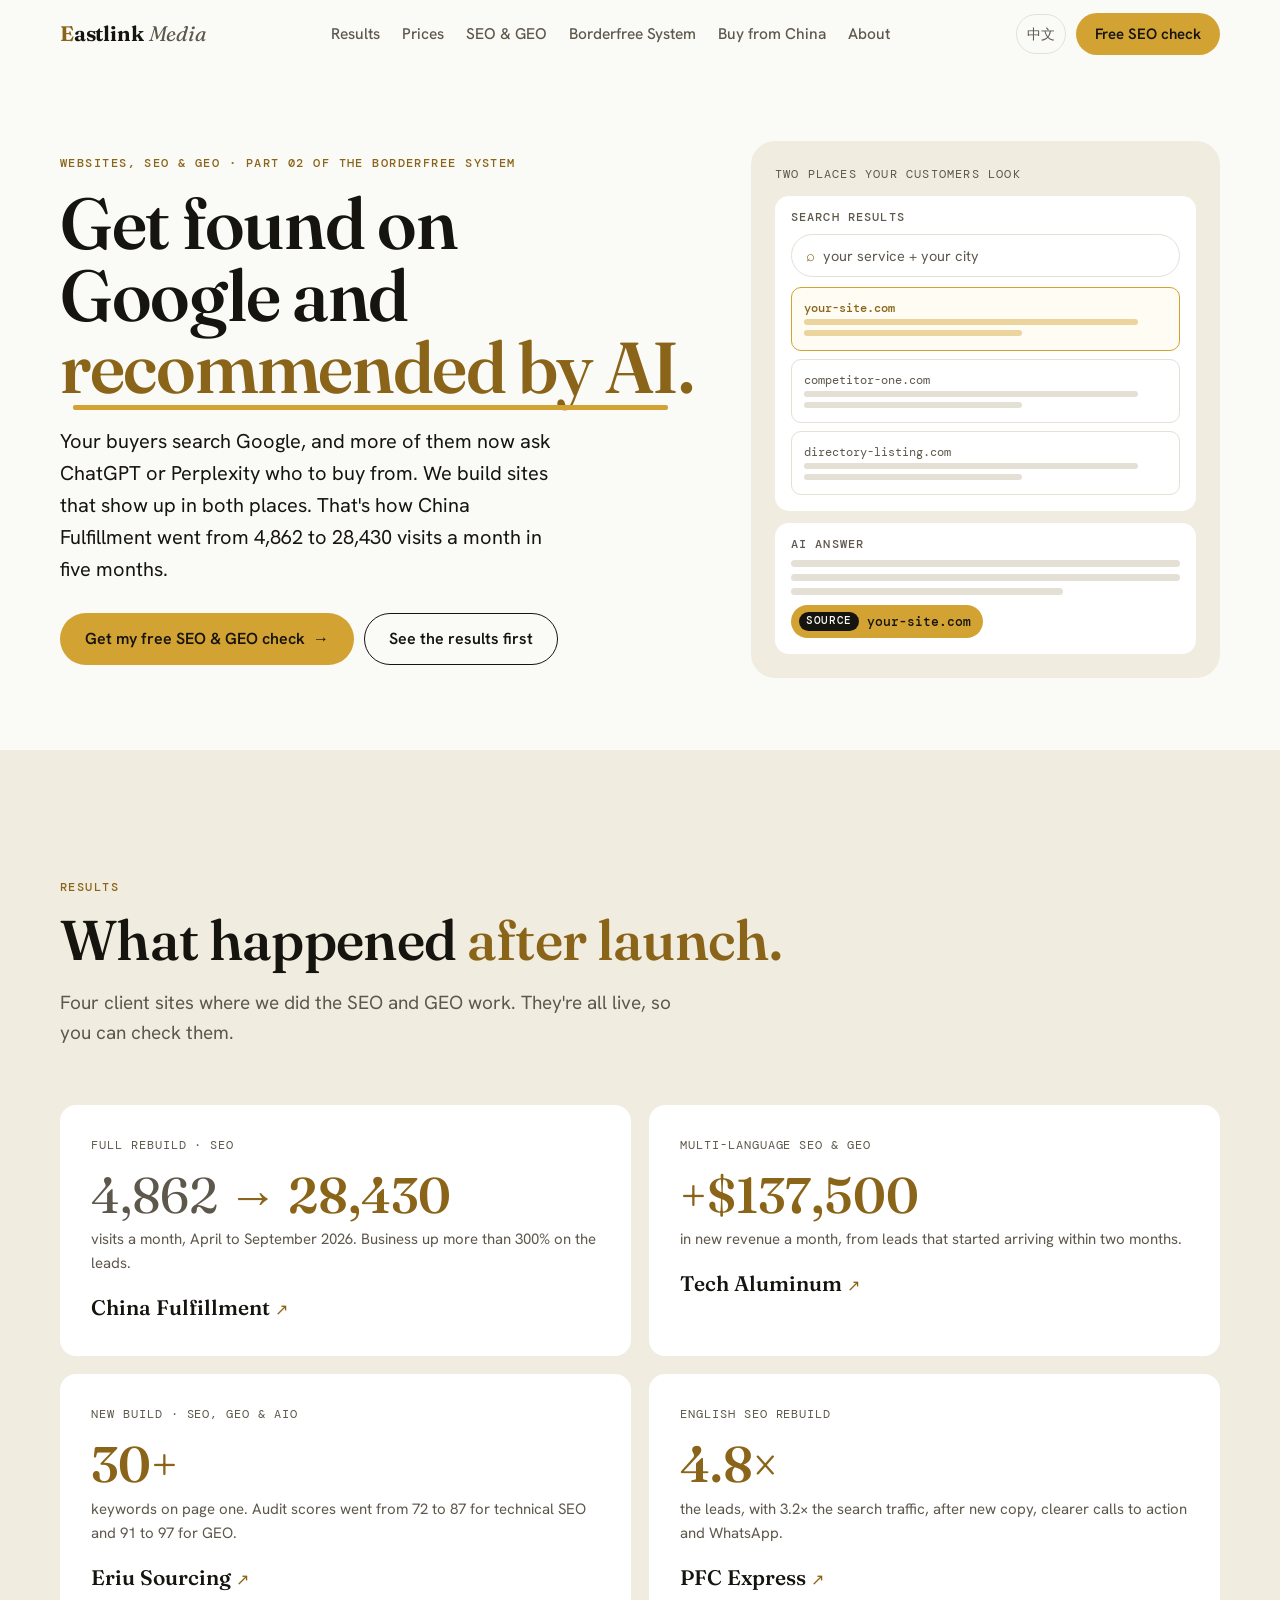
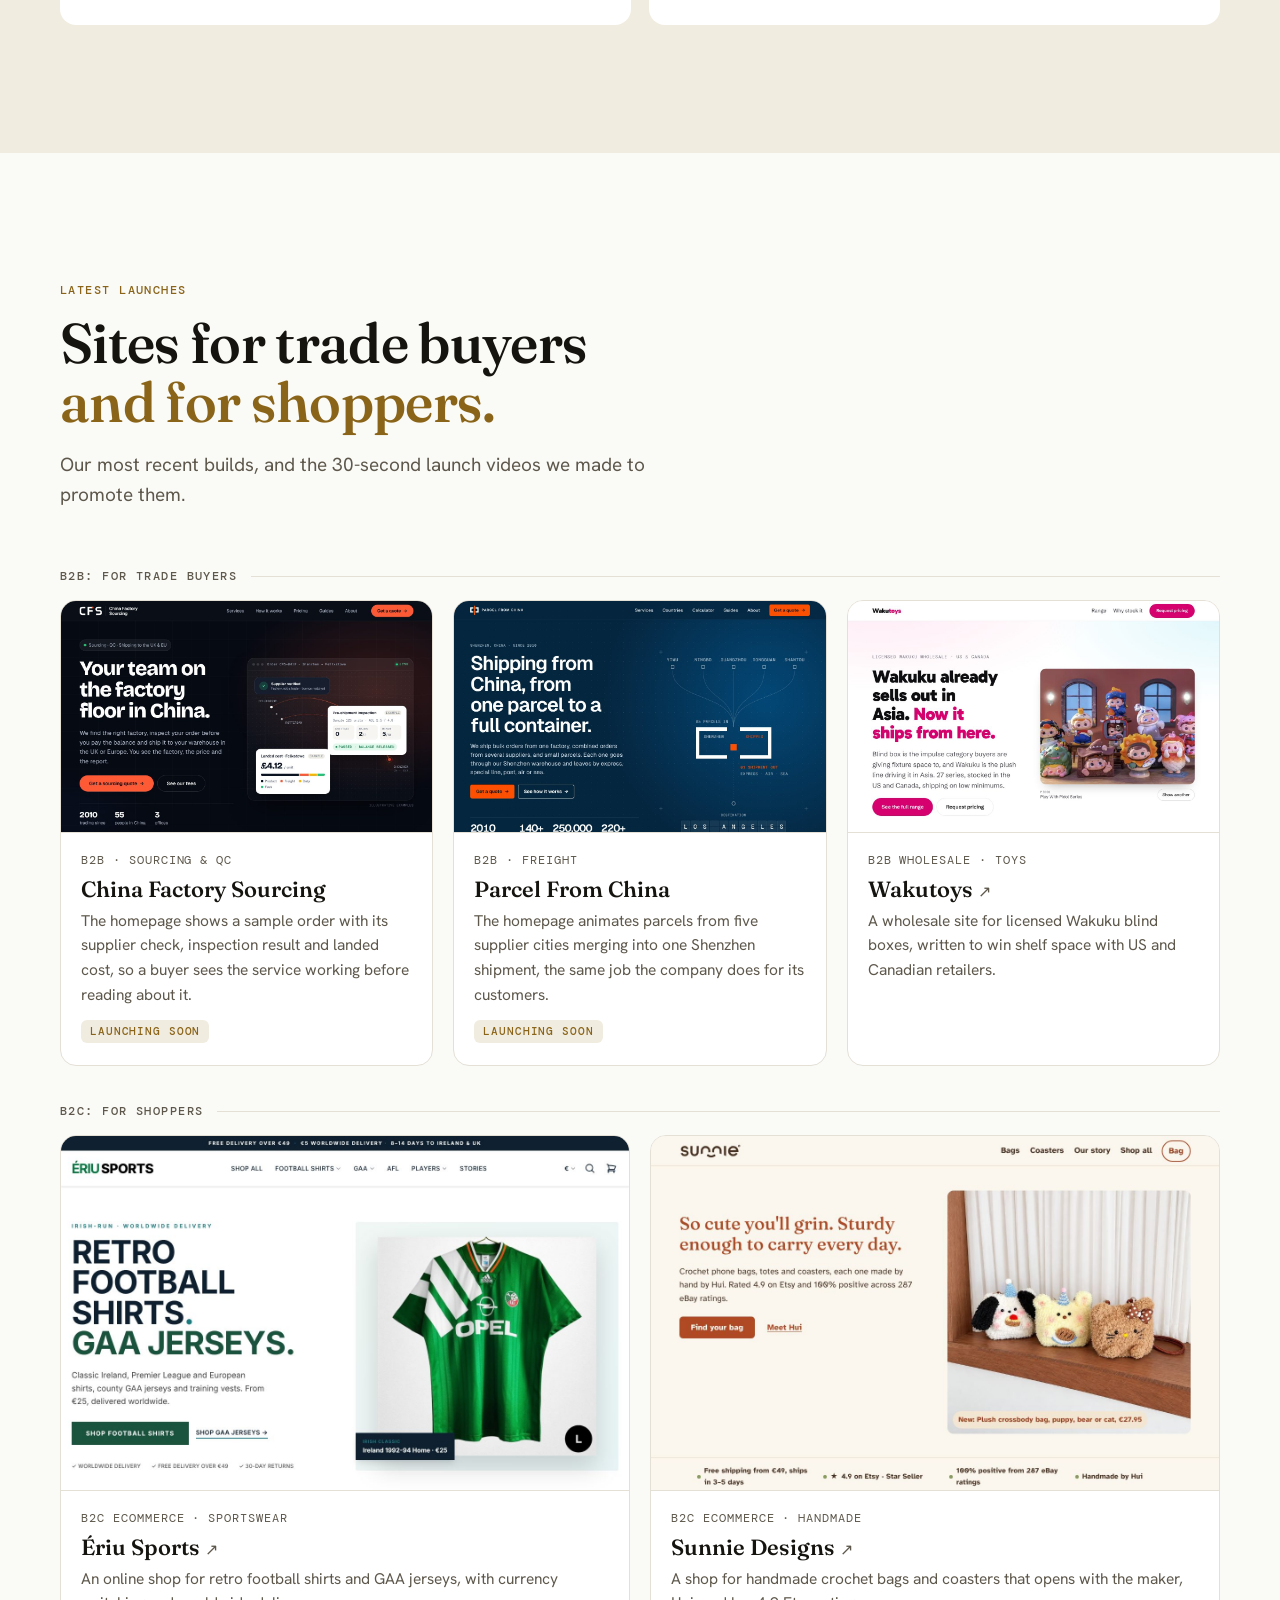
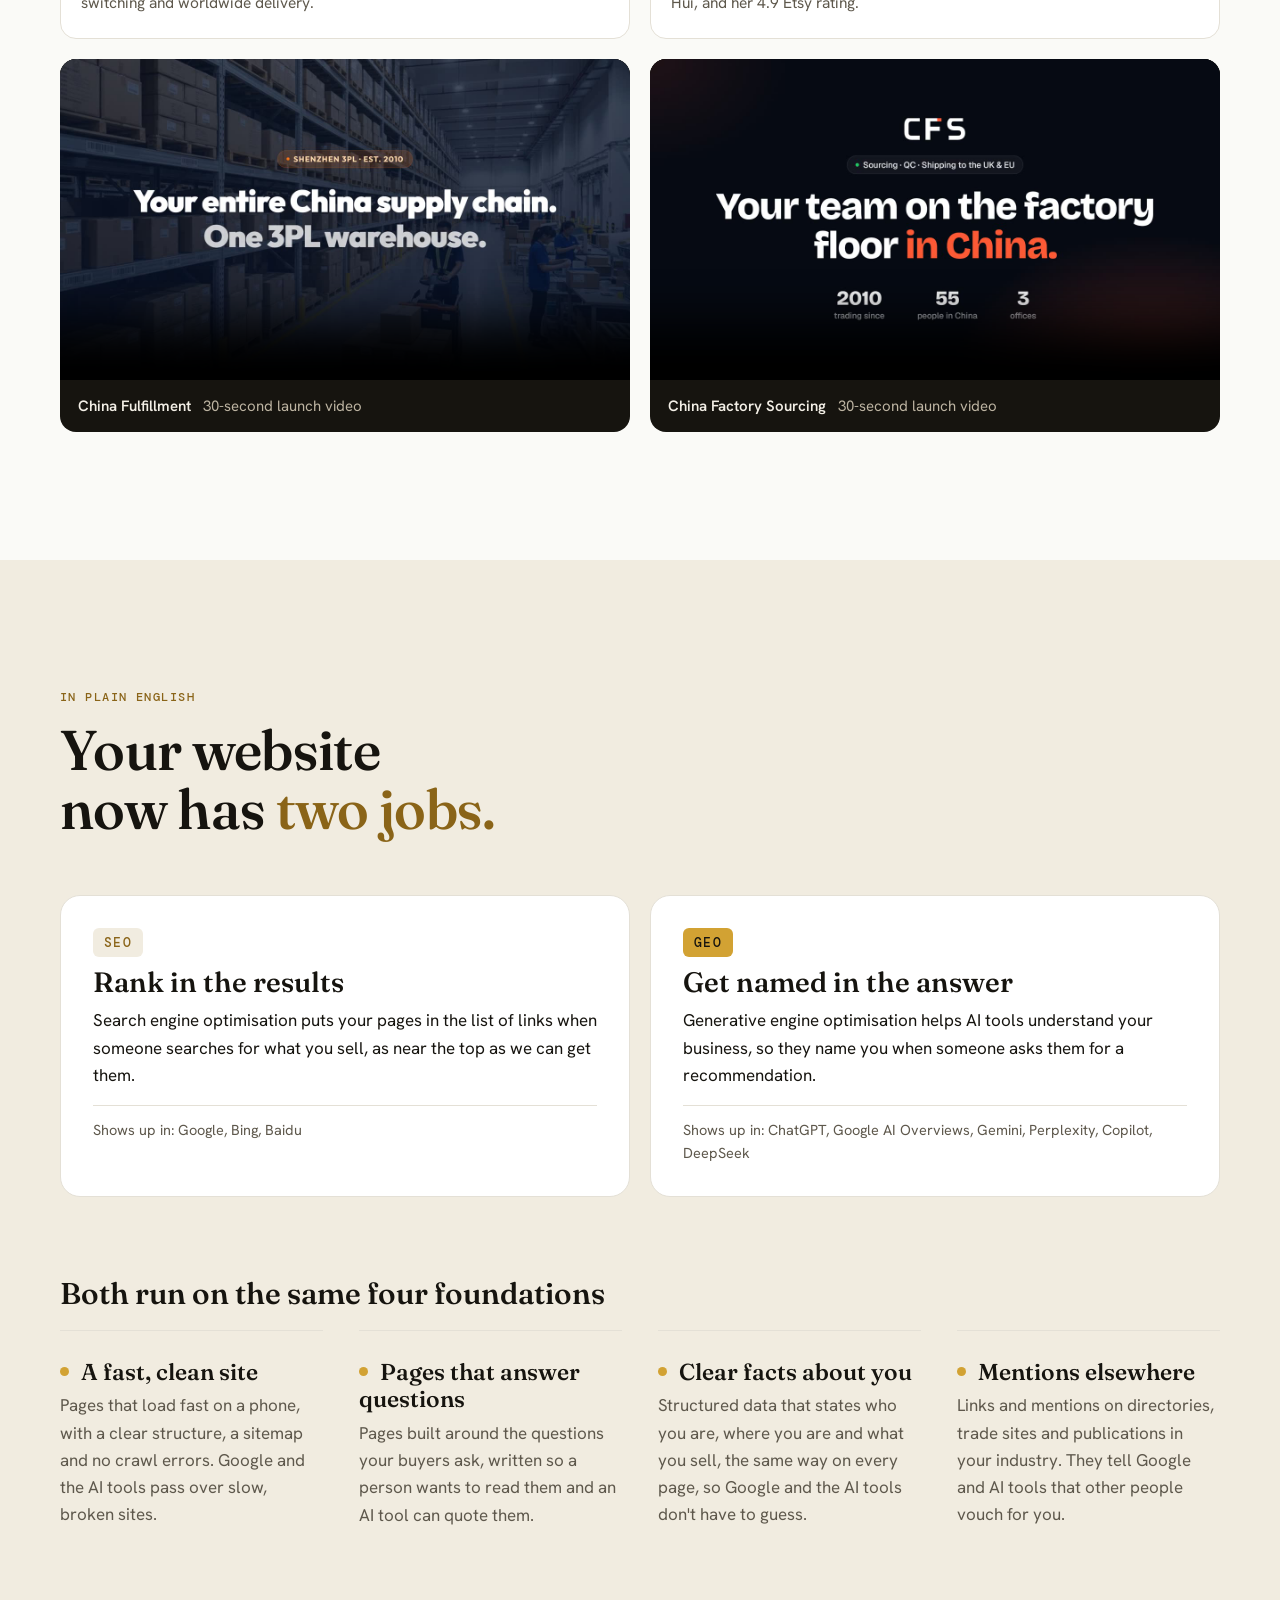
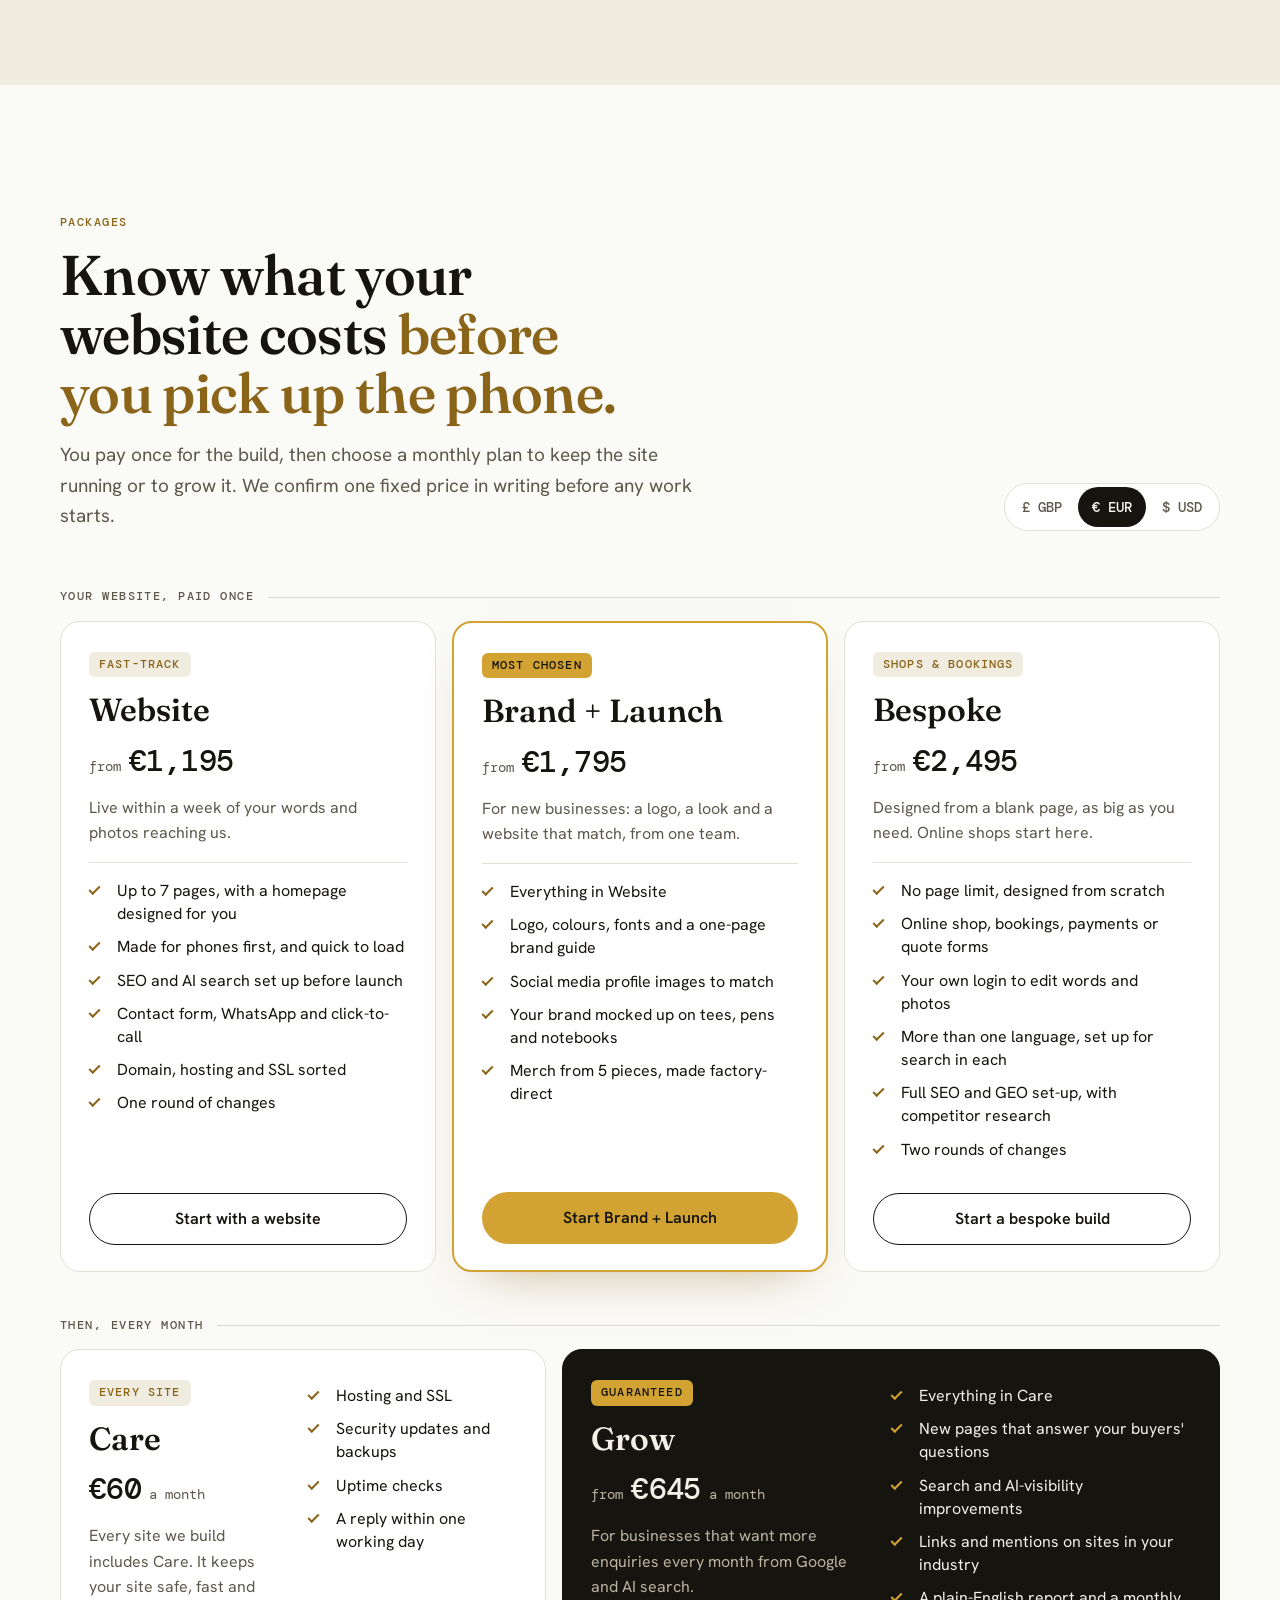
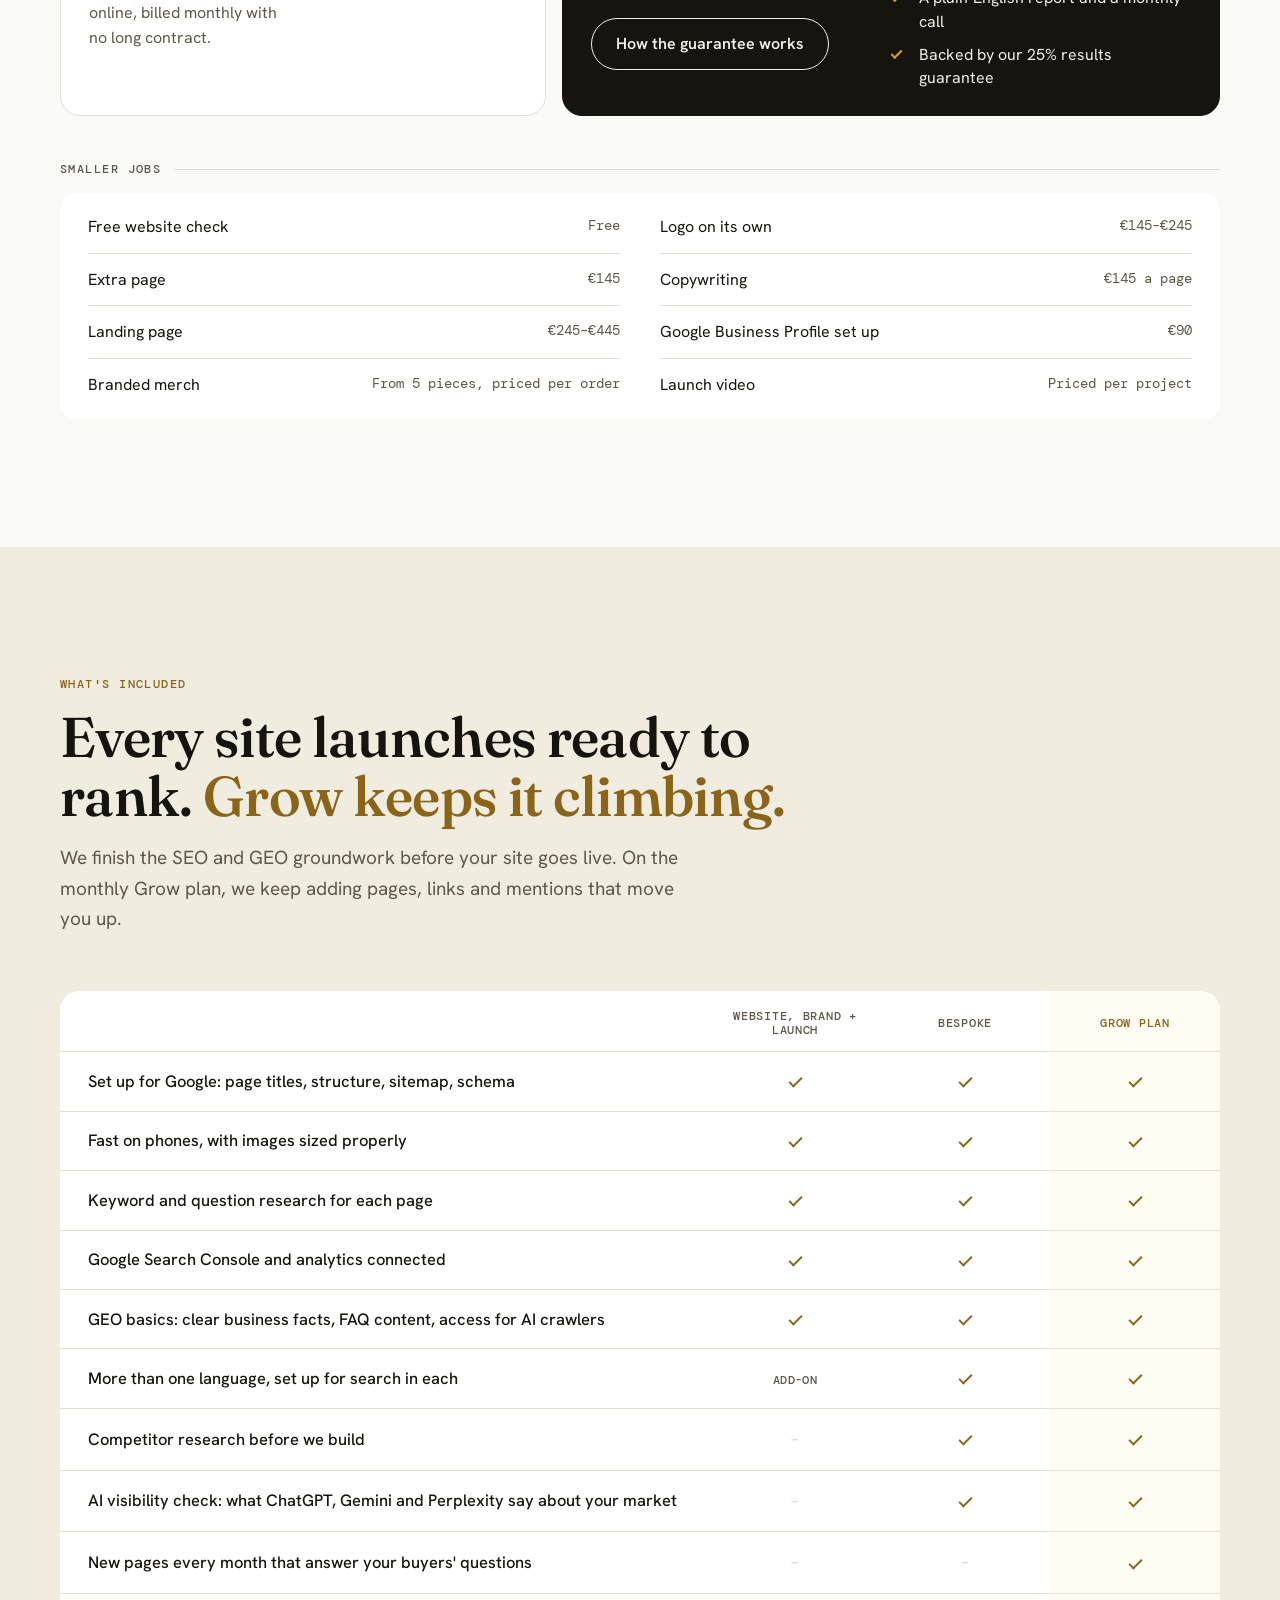
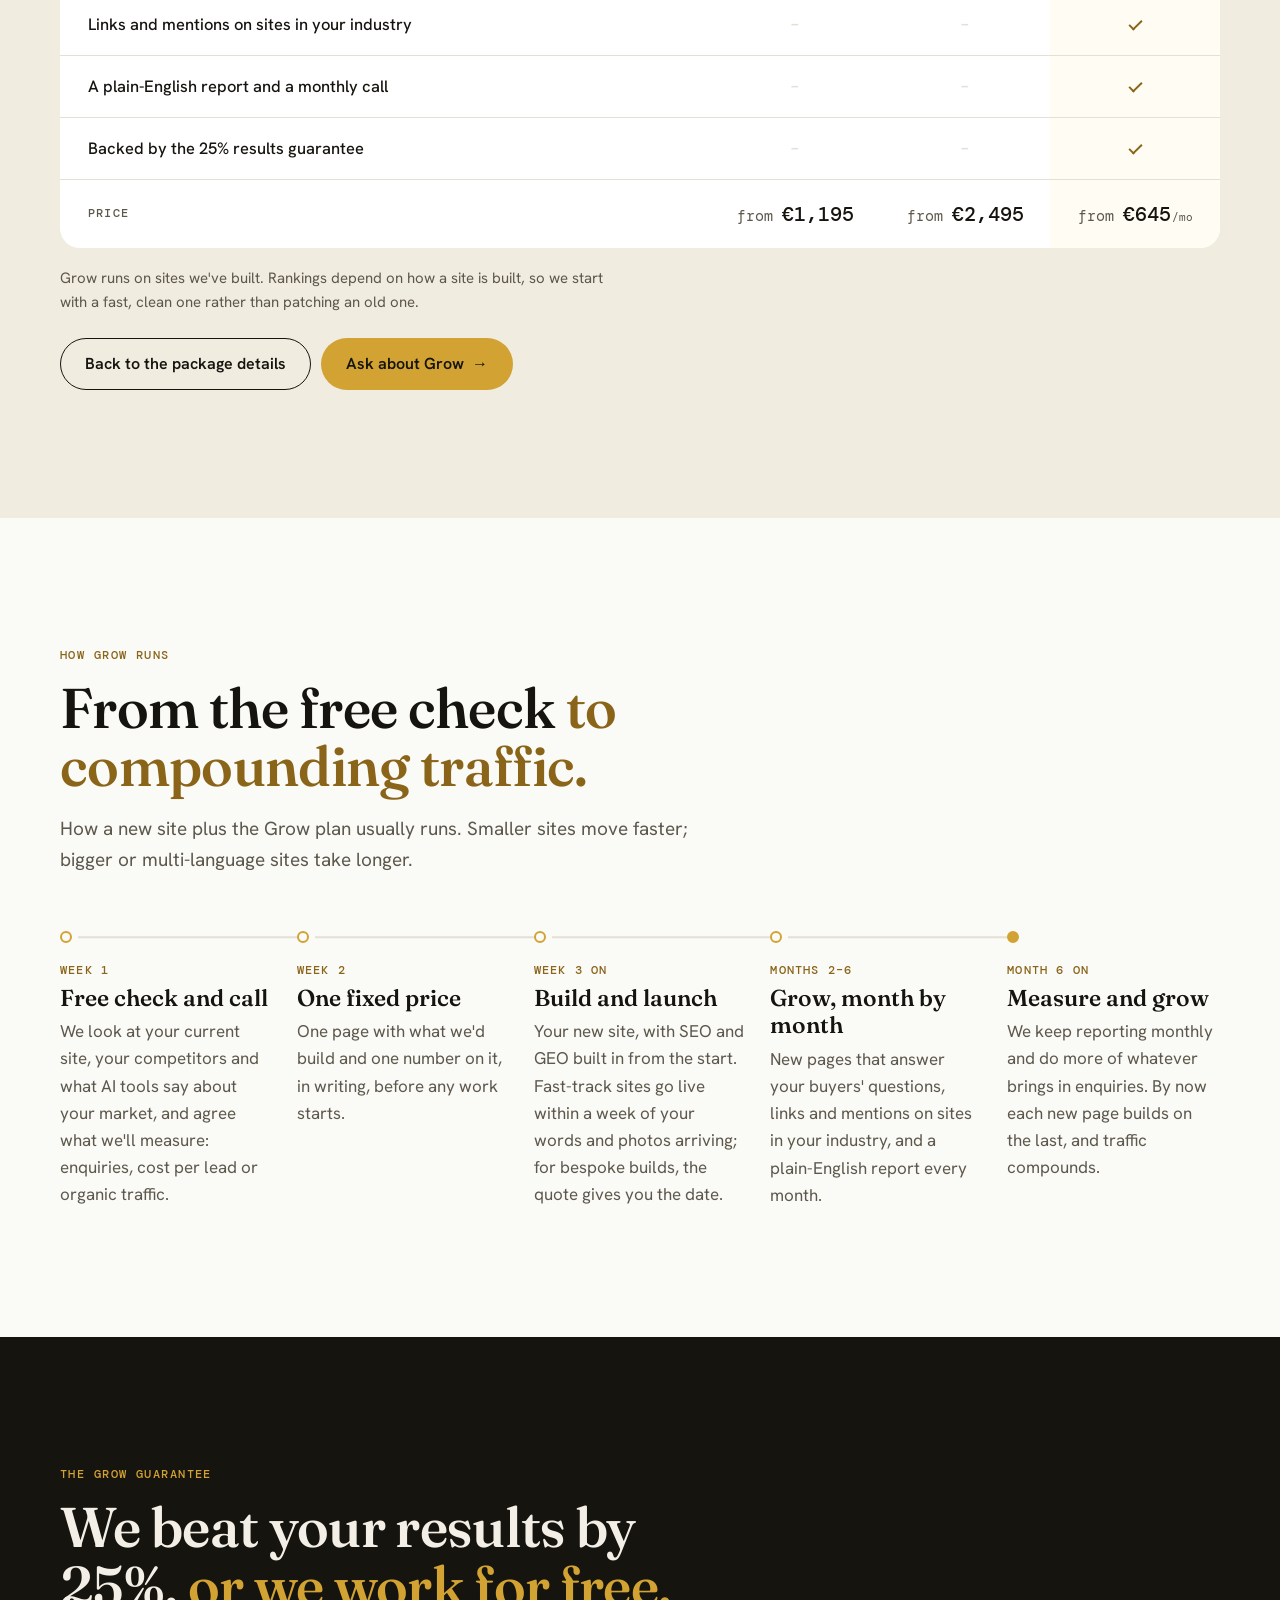
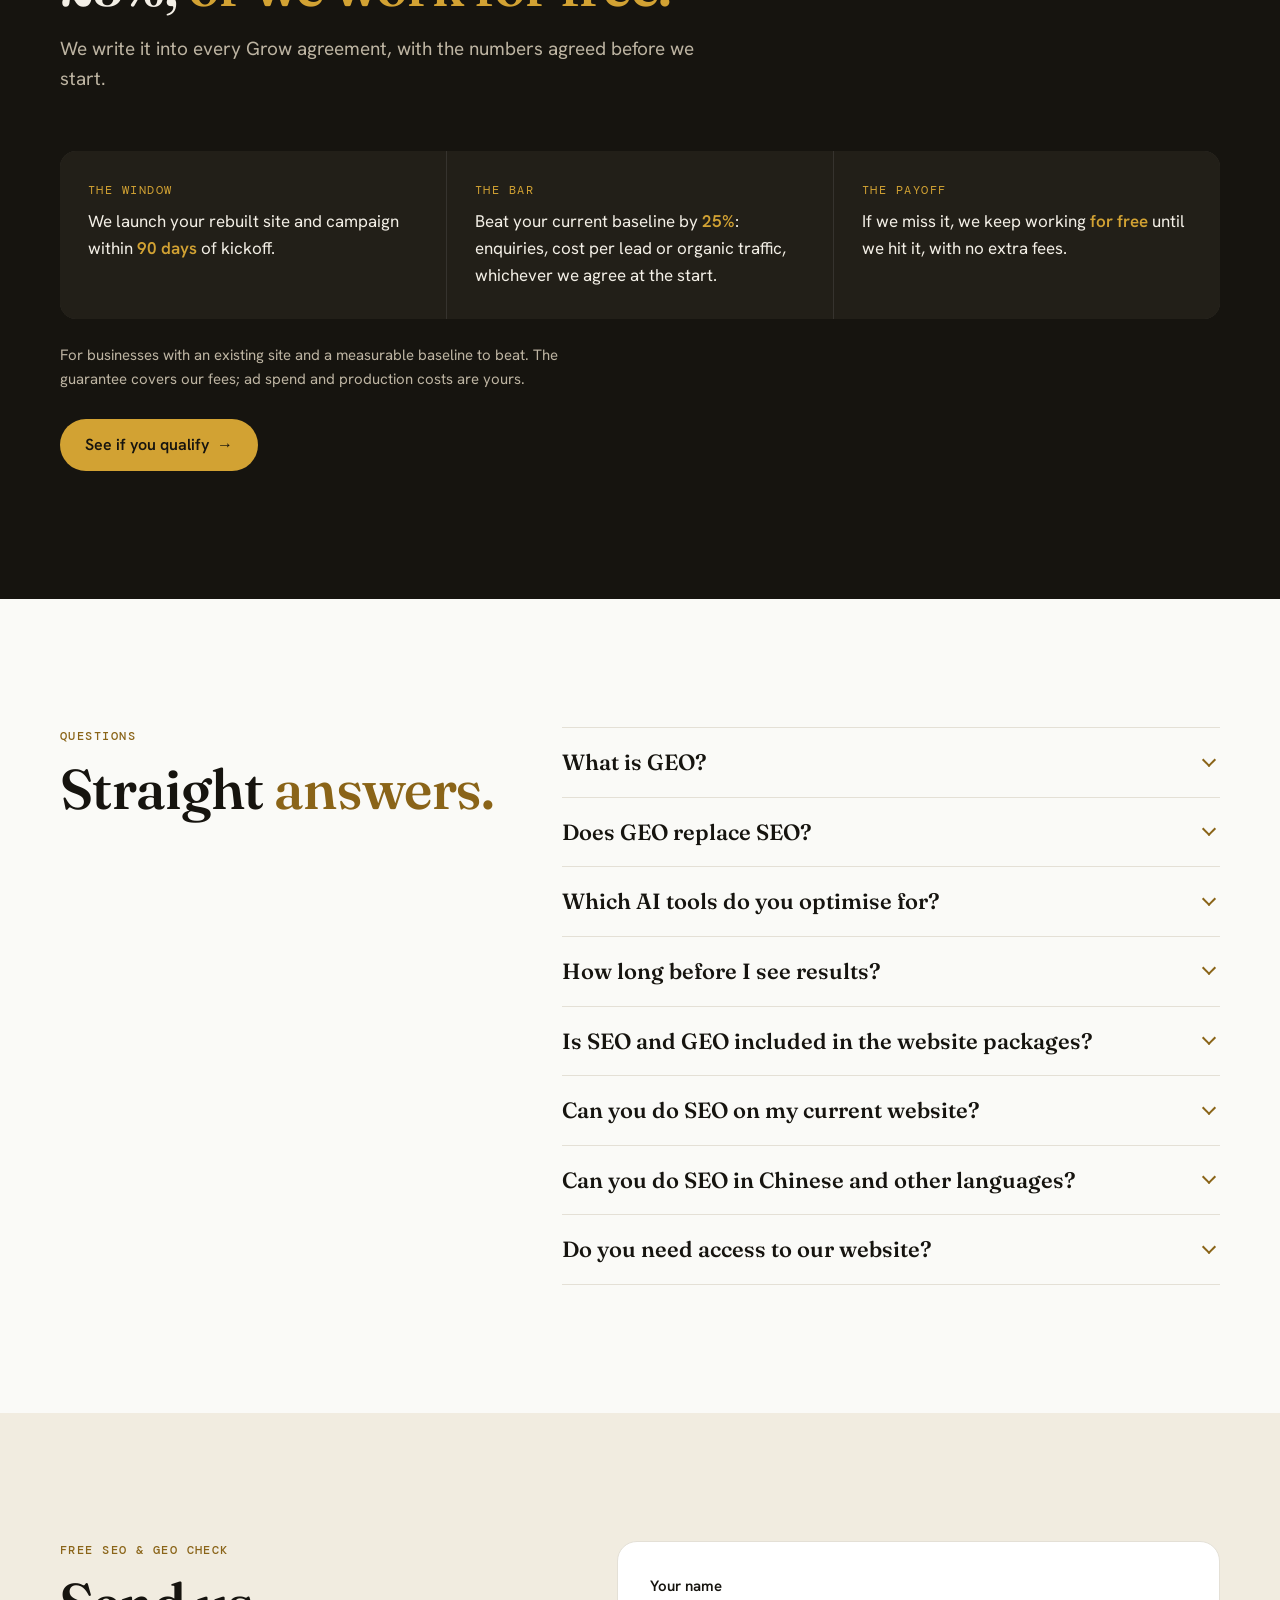
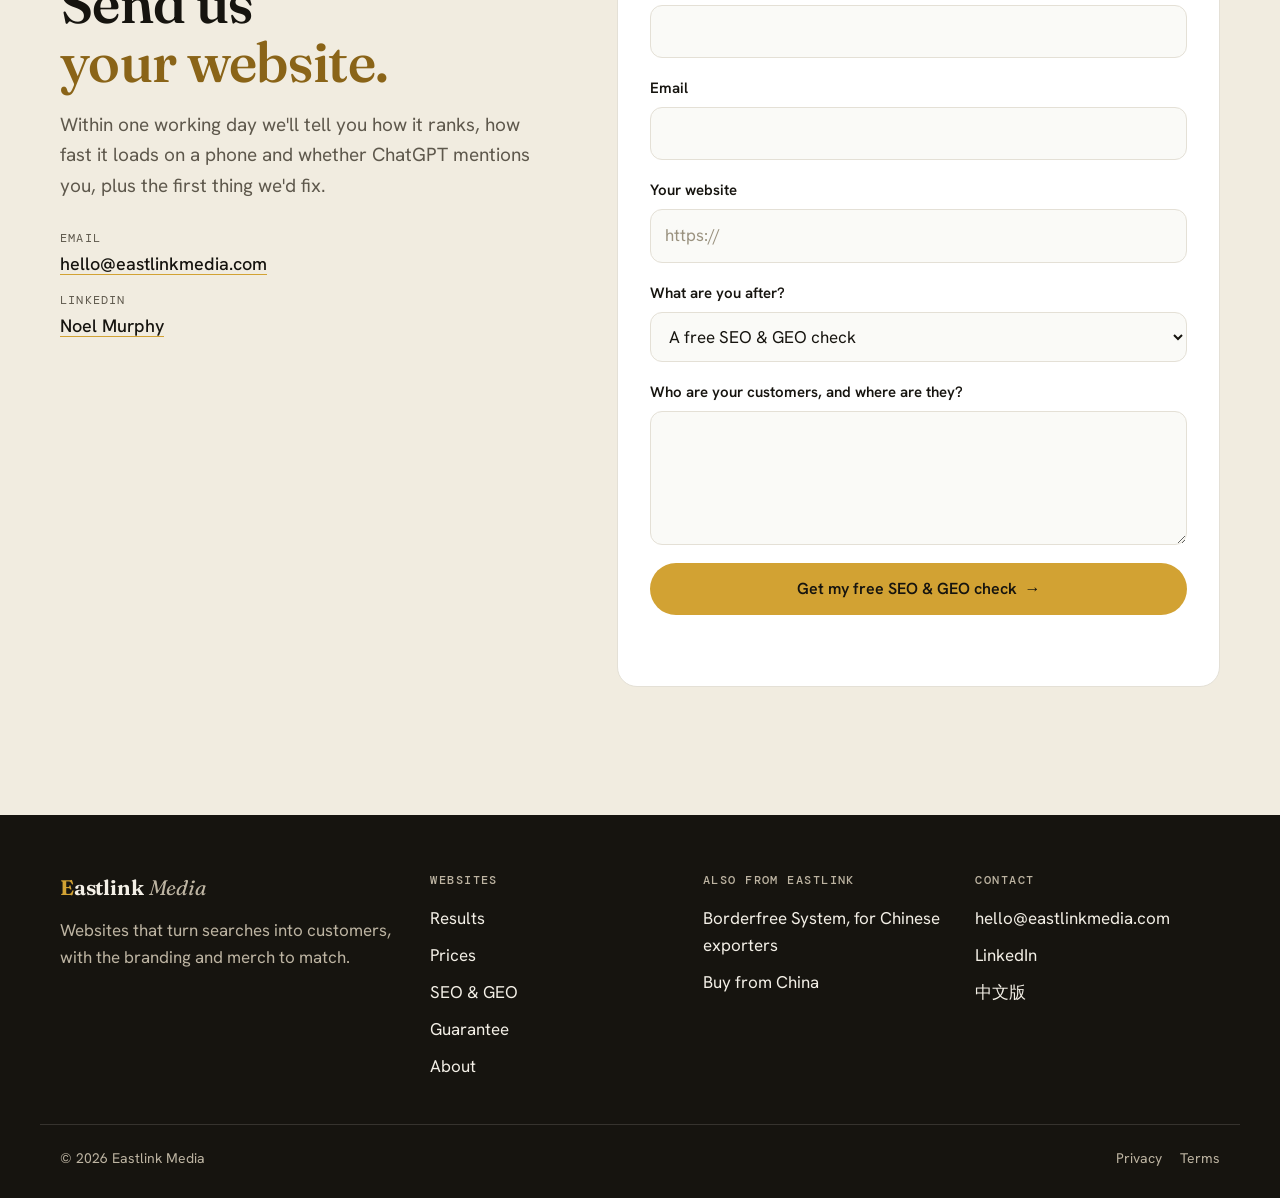
<file: seo-geo-authority.html>
<!DOCTYPE html>
<html lang="en">
<head>
  <meta charset="UTF-8" />
  <meta name="viewport" content="width=device-width, initial-scale=1.0" />
  <title>Websites, SEO &amp; GEO: Get Found on Google and Named by AI | Eastlink Media</title>
  <meta name="description" content="Websites written to win enquiries, with SEO and GEO built in so you rank on Google and get cited by ChatGPT and Perplexity. Fixed prices from €1,195." />
  <meta name="theme-color" content="#FAFAF7" />

  <!-- Canonical & Hreflang -->
  <link rel="canonical" href="https://eastlinkmedia.com/seo-geo-authority" />
  <link rel="alternate" hreflang="en" href="https://eastlinkmedia.com/seo-geo-authority" />
  <link rel="alternate" hreflang="zh" href="https://eastlinkmedia.com/zh/seo-geo-authority" />
  <link rel="alternate" hreflang="x-default" href="https://eastlinkmedia.com/seo-geo-authority" />

  <!-- Open Graph -->
  <meta property="og:title" content="SEO &amp; GEO: Rank on Google, Get Cited by AI | Eastlink Media" />
  <meta property="og:description" content="Sites that rank in the results and get named in the answers. 4,862 → 28,430 visits a month for China Fulfillment." />
  <meta property="og:url" content="https://eastlinkmedia.com/seo-geo-authority" />
  <meta property="og:type" content="website" />
  <meta property="og:image" content="https://eastlinkmedia.com/images/work-chinafulfillment.jpg" />
  <meta property="og:locale" content="en_GB" />
  <meta property="og:site_name" content="Eastlink Media" />

  <!-- Twitter Card -->
  <meta name="twitter:card" content="summary_large_image" />
  <meta name="twitter:title" content="SEO &amp; GEO: Rank on Google, Get Cited by AI" />
  <meta name="twitter:description" content="Sites that rank in the results and get named in the answers." />
  <meta name="twitter:image" content="https://eastlinkmedia.com/images/work-chinafulfillment.jpg" />

  <!-- Favicon -->
  <link rel="icon" href="/favicon.ico" sizes="32x32" />
  <link rel="icon" href="/favicon.svg" type="image/svg+xml" />
  <link rel="apple-touch-icon" href="/apple-touch-icon.png" />

  <!-- Schema.org structured data -->
  <script type="application/ld+json">
  {
    "@context": "https://schema.org",
    "@graph": [
      {
        "@type": "Service",
        "name": "SEO & GEO",
        "serviceType": "Search engine optimisation and generative engine optimisation",
        "description": "Technical SEO, content and entity work that helps a business rank on Google and get cited in AI answers from ChatGPT, Perplexity, Gemini, Copilot and Google's AI Overviews. Built into every Eastlink website, and run month to month in the Grow plan.",
        "provider": {
          "@type": "ProfessionalService",
          "name": "Eastlink Media",
          "url": "https://eastlinkmedia.com",
          "email": "hello@eastlinkmedia.com"
        },
        "areaServed": [
          "IE",
          "GB",
          "CN",
          "Worldwide"
        ],
        "offers": [
          {
            "@type": "Offer",
            "name": "Website",
            "priceSpecification": {
              "@type": "PriceSpecification",
              "minPrice": 1195,
              "priceCurrency": "EUR"
            }
          },
          {
            "@type": "Offer",
            "name": "Brand + Launch",
            "priceSpecification": {
              "@type": "PriceSpecification",
              "minPrice": 1795,
              "priceCurrency": "EUR"
            }
          },
          {
            "@type": "Offer",
            "name": "Bespoke",
            "priceSpecification": {
              "@type": "PriceSpecification",
              "minPrice": 2495,
              "priceCurrency": "EUR"
            }
          },
          {
            "@type": "Offer",
            "name": "Grow",
            "description": "Monthly SEO and GEO for sites we have built, backed by a 25% results guarantee.",
            "priceSpecification": {
              "@type": "UnitPriceSpecification",
              "minPrice": 645,
              "priceCurrency": "EUR",
              "unitText": "month"
            }
          }
        ]
      },
      {
        "@type": "BreadcrumbList",
        "itemListElement": [
          {
            "@type": "ListItem",
            "position": 1,
            "name": "Home",
            "item": "https://eastlinkmedia.com/"
          },
          {
            "@type": "ListItem",
            "position": 2,
            "name": "Websites, SEO & GEO",
            "item": "https://eastlinkmedia.com/seo-geo-authority"
          }
        ]
      },
      {
        "@type": "FAQPage",
        "mainEntity": [
          {
            "@type": "Question",
            "name": "What is GEO?",
            "acceptedAnswer": {
              "@type": "Answer",
              "text": "GEO stands for generative engine optimisation. It's the work that helps AI tools like ChatGPT, Perplexity, Gemini, Copilot and Google's AI Overviews understand your business and cite it when people ask about what you sell. SEO gets you into the list of links; GEO gets you named in the answer above it."
            }
          },
          {
            "@type": "Question",
            "name": "Does GEO replace SEO?",
            "acceptedAnswer": {
              "@type": "Answer",
              "text": "No. AI tools draw on pages that already rank and load well, so a solid SEO foundation comes first. We build both at the same time, on the same pages."
            }
          },
          {
            "@type": "Question",
            "name": "Which AI tools do you optimise for?",
            "acceptedAnswer": {
              "@type": "Answer",
              "text": "ChatGPT, Google's AI Overviews and AI Mode, Gemini, Perplexity, Microsoft Copilot and DeepSeek. The groundwork is the same for all of them: clear facts about your business, structured data, pages that answer real questions, and mentions on other trusted sites."
            }
          },
          {
            "@type": "Question",
            "name": "How long before I see results?",
            "acceptedAnswer": {
              "@type": "Answer",
              "text": "Technical fixes usually show up in Search Console within weeks. Rankings and AI mentions build over months. Tech Aluminum had a steady flow of leads within two months of its rebuild, and China Fulfillment went from 4,862 to 28,430 visits a month in five."
            }
          },
          {
            "@type": "Question",
            "name": "Is SEO and GEO included in the website packages?",
            "acceptedAnswer": {
              "@type": "Answer",
              "text": "Yes. Every Website, Brand + Launch and Bespoke build launches with the technical SEO, structured data, Search Console setup and GEO groundwork in place. Monthly work, such as new content, links and reporting, is the Grow plan."
            }
          },
          {
            "@type": "Question",
            "name": "Can you do SEO on my current website?",
            "acceptedAnswer": {
              "@type": "Answer",
              "text": "Not on its own. SEO and GEO depend on how a site is built: its speed, its structure and its code. Patching an old site rarely moves the numbers, so we rebuild it with the optimisation built in, then grow it month by month. The free check shows you what's holding your current site back."
            }
          },
          {
            "@type": "Question",
            "name": "Can you do SEO in Chinese and other languages?",
            "acceptedAnswer": {
              "@type": "Answer",
              "text": "Yes. We build and optimise sites in English, Chinese and other languages, with the hreflang setup search engines need to show the right version in each market. Tech Aluminum's multi-language rebuild is one example."
            }
          },
          {
            "@type": "Question",
            "name": "Do you need access to our website?",
            "acceptedAnswer": {
              "@type": "Answer",
              "text": "Not for the free check; we work from your live site and public tools. For the build we need access to wherever your domain is registered, and to your Google Business Profile if you have one."
            }
          }
        ]
      }
    ]
  }
  </script>

  <!-- Fonts -->
  <link rel="preload" href="/fonts/fraunces-v38-6NU78FyLNQOQZAnv9bYEvDiIdE9Ea92uemAk_WBq8U_9v0c2Wa0KxC9TeA.woff2" as="font" type="font/woff2" crossorigin />
  <link rel="preload" href="/fonts/hankengrotesk-v12-ieVn2YZDLWuGJpnzaiwFXS9tYtpd59A.woff2" as="font" type="font/woff2" crossorigin />
  <link rel="stylesheet" href="/css/fonts.css" />

  <!-- Styles -->
  <link rel="stylesheet" href="/css/site.css" />
  <script>document.documentElement.classList.add('js');</script>
</head>
<body>

  <a class="skip" href="#main">Skip to content</a>

  <!-- ===================== NAV ===================== -->
  <header class="nav" id="nav">
    <div class="wrap nav__bar">
      <a href="/" class="logo" aria-label="Eastlink Media home">
        <span class="logo__e">E</span>astlink <span class="logo__media">Media</span>
      </a>

      <nav class="nav__links" aria-label="Main">
        <a href="/#results">Results</a>
        <a href="/#packages">Prices</a>
        <a href="/seo-geo-authority" aria-current="page">SEO &amp; GEO</a>
        <a href="/borderfree-system">Borderfree System</a>
        <a href="/buy-from-china">Buy from China</a>
        <a href="/#about">About</a>
      </nav>

      <div class="nav__end">
        <a href="/zh/seo-geo-authority" class="nav__lang" lang="zh" title="切换至中文版">中文</a>
        <a href="#contact" class="btn btn--gold btn--sm nav__cta">Free SEO check</a>
        <button class="nav__burger" id="navBurger" aria-label="Open menu" aria-expanded="false" aria-controls="mobileMenu">
          <span></span><span></span>
        </button>
      </div>
    </div>

    <div class="menu" id="mobileMenu" hidden>
      <nav class="wrap menu__inner" aria-label="Mobile">
        <a href="/#results">Results</a>
        <a href="/#packages">Prices</a>
        <a href="/seo-geo-authority" aria-current="page">SEO &amp; GEO</a>
        <a href="/borderfree-system">Borderfree System</a>
        <a href="/buy-from-china">Buy from China</a>
        <a href="/#about">About</a>
        <a href="#contact" class="btn btn--gold">Get a free SEO &amp; GEO check</a>
        <div class="menu__foot">
          <a href="mailto:hello@eastlinkmedia.com">hello@eastlinkmedia.com</a>
          <a href="/zh/seo-geo-authority" lang="zh">中文版</a>
        </div>
      </nav>
    </div>
  </header>

  <main id="main">

    <!-- ===================== HERO ===================== -->
    <section class="hero" id="top">
      <div class="wrap hero__grid">
        <div class="hero__copy">
          <p class="eyebrow rv">Websites, SEO &amp; GEO · Part 02 of the Borderfree System</p>
          <h1 class="hero__h1 hero__h1--page rv">Get found on Google and <em class="sweep">recommended by AI.</em></h1>
          <p class="hero__sub rv">Your buyers search Google, and more of them now ask ChatGPT or Perplexity who to buy from. We build sites that show up in both places. That's how China Fulfillment went from 4,862 to 28,430 visits a month in five months.</p>
          <div class="hero__ctas rv">
            <a href="#contact" class="btn btn--gold">Get my free SEO &amp; GEO check <span aria-hidden="true">→</span></a>
            <a href="#results" class="btn btn--line">See the results first</a>
          </div>
        </div>

        <figure class="looks rv" aria-label="Diagram: your site moving to the top of the search results, and cited as a source in an AI answer">
          <figcaption class="stage__cap">Two places your customers look</figcaption>
          <div class="look">
            <p class="look__label">Search results</p>
            <p class="look__query">your service + your city</p>
            <ol class="serp">
              <li class="serp__row serp__row--you"><span class="serp__url">your-site.com</span><i></i><i class="s"></i></li>
              <li class="serp__row serp__row--a"><span class="serp__url">competitor-one.com</span><i></i><i class="s"></i></li>
              <li class="serp__row serp__row--b"><span class="serp__url">directory-listing.com</span><i></i><i class="s"></i></li>
            </ol>
          </div>
          <div class="look look--ai">
            <p class="look__label">AI answer</p>
            <div class="ai__lines"><i></i><i></i><i class="s"></i></div>
            <p class="ai__cite"><span>Source</span> your-site.com</p>
          </div>
        </figure>
      </div>
    </section>

    <!-- ===================== RESULTS ===================== -->
    <section class="sec sec--linen" id="results" aria-labelledby="r-h">
      <div class="wrap">
        <div class="head">
          <p class="eyebrow rv">Results</p>
          <h2 class="h2 rv" id="r-h">What happened <em>after launch.</em></h2>
          <p class="lede rv">Four client sites where we did the SEO and GEO work. They're all live, so you can check them.</p>
        </div>
        <div class="proofs">
          <a class="proof rv" href="https://www.china-fulfillment.com/" target="_blank" rel="noopener">
            <p class="case__tag">Full rebuild · SEO</p>
            <p class="proof__stat"><span class="case__from">4,862</span> <span aria-hidden="true">→</span><span class="sr"> to </span> 28,430</p>
            <p class="case__unit">visits a month, April to September 2026. Business up more than 300% on the leads.</p>
            <p class="proof__name">China Fulfillment <span aria-hidden="true">↗</span></p>
          </a>
          <a class="proof rv" href="https://techaluminum.com/en/" target="_blank" rel="noopener">
            <p class="case__tag">Multi-language SEO &amp; GEO</p>
            <p class="proof__stat">+$137,500</p>
            <p class="case__unit">in new revenue a month, from leads that started arriving within two months.</p>
            <p class="proof__name">Tech Aluminum <span aria-hidden="true">↗</span></p>
          </a>
          <a class="proof rv" href="https://eriusourcing.com/" target="_blank" rel="noopener">
            <p class="case__tag">New build · SEO, GEO &amp; AIO</p>
            <p class="proof__stat">30+</p>
            <p class="case__unit">keywords on page one. Audit scores went from 72 to 87 for technical SEO and 91 to 97 for GEO.</p>
            <p class="proof__name">Eriu Sourcing <span aria-hidden="true">↗</span></p>
          </a>
          <a class="proof rv" href="https://en.pfcexpress.com/" target="_blank" rel="noopener">
            <p class="case__tag">English SEO rebuild</p>
            <p class="proof__stat">4.8×</p>
            <p class="case__unit">the leads, with 3.2× the search traffic, after new copy, clearer calls to action and WhatsApp.</p>
            <p class="proof__name">PFC Express <span aria-hidden="true">↗</span></p>
          </a>
        </div>
      </div>
    </section>

    <!-- ===================== LATEST LAUNCHES ===================== -->
    <section class="sec" id="launches" aria-labelledby="l-h">
      <div class="wrap">
        <div class="head">
          <p class="eyebrow rv">Latest launches</p>
          <h2 class="h2 rv" id="l-h">Sites for trade buyers <em>and for shoppers.</em></h2>
          <p class="lede rv">Our most recent builds, and the 30-second launch videos we made to promote them.</p>
        </div>
        <h3 class="builds__label rv">B2B: for trade buyers</h3>
        <div class="builds">
          <figure class="build rv">
            <div class="build__img"><img src="/images/build-cfs.jpg" alt="China Factory Sourcing homepage with a live order panel showing supplier check, inspection result and landed cost" width="1280" height="800" loading="lazy" /></div>
            <figcaption>
              <span class="build__tag">B2B · Sourcing &amp; QC</span>
              <b>China Factory Sourcing</b>
              <span>The homepage shows a sample order with its supplier check, inspection result and landed cost, so a buyer sees the service working before reading about it.</span>
              <span class="build__soon">Launching soon</span>
            </figcaption>
          </figure>
          <figure class="build rv">
            <div class="build__img"><img src="/images/build-parcelfromchina.jpg" alt="Parcel From China homepage with an animated route map from five supplier cities to Shenzhen" width="1280" height="800" loading="lazy" /></div>
            <figcaption>
              <span class="build__tag">B2B · Freight</span>
              <b>Parcel From China</b>
              <span>The homepage animates parcels from five supplier cities merging into one Shenzhen shipment, the same job the company does for its customers.</span>
              <span class="build__soon">Launching soon</span>
            </figcaption>
          </figure>
          <a class="build rv" href="https://wakutoys.com/" target="_blank" rel="noopener">
            <div class="build__img"><img src="/images/build-wakutoys.jpg" alt="Wakutoys wholesale homepage for Wakuku blind box toys" width="1280" height="800" loading="lazy" /></div>
            <div class="build__cap">
              <span class="build__tag">B2B wholesale · Toys</span>
              <b>Wakutoys <span aria-hidden="true">↗</span></b>
              <span>A wholesale site for licensed Wakuku blind boxes, written to win shelf space with US and Canadian retailers.</span>
            </div>
          </a>
        </div>

        <h3 class="builds__label rv">B2C: for shoppers</h3>
        <div class="builds builds--b2c">
          <a class="build rv" href="https://eriusports.com/" target="_blank" rel="noopener">
            <div class="build__img"><img src="/images/build-eriusports.jpg" alt="Ériu Sports online shop for retro football shirts and GAA jerseys" width="1280" height="800" loading="lazy" /></div>
            <div class="build__cap">
              <span class="build__tag">B2C ecommerce · Sportswear</span>
              <b>Ériu Sports <span aria-hidden="true">↗</span></b>
              <span>An online shop for retro football shirts and GAA jerseys, with currency switching and worldwide delivery.</span>
            </div>
          </a>
          <a class="build rv" href="https://sunniedesigns.com/" target="_blank" rel="noopener">
            <div class="build__img"><img src="/images/build-sunnie.jpg" alt="Sunnie Designs shop for handmade crochet bags and coasters" width="1280" height="800" loading="lazy" /></div>
            <div class="build__cap">
              <span class="build__tag">B2C ecommerce · Handmade</span>
              <b>Sunnie Designs <span aria-hidden="true">↗</span></b>
              <span>A shop for handmade crochet bags and coasters that opens with the maker, Hui, and her 4.9 Etsy rating.</span>
            </div>
          </a>
        </div>

        <div class="vids">
          <figure class="vid rv">
            <video controls playsinline preload="none" poster="/images/china-fulfillment-promo-poster.jpg" width="1280" height="720">
              <source src="/videos/china-fulfillment-promo.mp4" type="video/mp4" />
              <source src="/videos/china-fulfillment-promo.webm" type="video/webm" />
            </video>
            <figcaption><b>China Fulfillment</b> 30-second launch video</figcaption>
          </figure>
          <figure class="vid rv">
            <video controls playsinline preload="none" poster="/images/cfs-promo-poster.jpg" width="1280" height="720">
              <source src="/videos/cfs-promo.mp4" type="video/mp4" />
              <source src="/videos/cfs-promo.webm" type="video/webm" />
            </video>
            <figcaption><b>China Factory Sourcing</b> 30-second launch video</figcaption>
          </figure>
        </div>
      </div>
    </section>

    <!-- ===================== WHAT IT MEANS ===================== -->
    <section class="sec sec--linen" id="what" aria-labelledby="w-h">
      <div class="wrap">
        <div class="head">
          <p class="eyebrow rv">In plain English</p>
          <h2 class="h2 rv" id="w-h">Your website now has <em>two jobs.</em></h2>
        </div>
        <div class="duo">
          <div class="duo__card rv">
            <p class="duo__tag">SEO</p>
            <h3>Rank in the results</h3>
            <p>Search engine optimisation puts your pages in the list of links when someone searches for what you sell, as near the top as we can get them.</p>
            <p class="duo__where">Shows up in: Google, Bing, Baidu</p>
          </div>
          <div class="duo__card rv">
            <p class="duo__tag">GEO</p>
            <h3>Get named in the answer</h3>
            <p>Generative engine optimisation helps AI tools understand your business, so they name you when someone asks them for a recommendation.</p>
            <p class="duo__where">Shows up in: ChatGPT, Google AI Overviews, Gemini, Perplexity, Copilot, DeepSeek</p>
          </div>
        </div>

        <h3 class="sub rv">Both run on the same four foundations</h3>
        <ul class="feats">
          <li class="feat rv">
            <h3>A fast, clean site</h3>
            <p>Pages that load fast on a phone, with a clear structure, a sitemap and no crawl errors. Google and the AI tools pass over slow, broken sites.</p>
          </li>
          <li class="feat rv">
            <h3>Pages that answer questions</h3>
            <p>Pages built around the questions your buyers ask, written so a person wants to read them and an AI tool can quote them.</p>
          </li>
          <li class="feat rv">
            <h3>Clear facts about you</h3>
            <p>Structured data that states who you are, where you are and what you sell, the same way on every page, so Google and the AI tools don't have to guess.</p>
          </li>
          <li class="feat rv">
            <h3>Mentions elsewhere</h3>
            <p>Links and mentions on directories, trade sites and publications in your industry. They tell Google and AI tools that other people vouch for you.</p>
          </li>
        </ul>
      </div>
    </section>

    <!-- ===================== PACKAGES ===================== -->
    <section class="sec" id="packages" aria-labelledby="pk-h">
      <div class="wrap">
        <div class="head head--split">
          <div>
            <p class="eyebrow rv">Packages</p>
            <h2 class="h2 rv" id="pk-h">Know what your website costs <em>before you pick up the phone.</em></h2>
            <p class="lede rv">You pay once for the build, then choose a monthly plan to keep the site running or to grow it. We confirm one fixed price in writing before any work starts.</p>
          </div>
          <div class="cur rv" role="group" aria-label="Show prices in">
            <button type="button" data-cur="gbp" aria-pressed="false">£ GBP</button>
            <button type="button" data-cur="eur" aria-pressed="true">€ EUR</button>
            <button type="button" data-cur="usd" aria-pressed="false">$ USD</button>
          </div>
        </div>

        <h3 class="pkgs__label rv">Your website, paid once</h3>
        <div class="pkgs">
          <article class="pkg rv">
            <p class="pkg__tag">Fast-track</p>
            <h3 class="pkg__name">Website</h3>
            <p class="pkg__price">from <b class="price" data-gbp="£1,195" data-eur="€1,195" data-usd="$1,595">€1,195</b></p>
            <p class="pkg__for">Live within a week of your words and photos reaching us.</p>
            <ul class="ticks">
              <li>Up to 7 pages, with a homepage designed for you</li>
              <li>Made for phones first, and quick to load</li>
              <li>SEO and AI search set up before launch</li>
              <li>Contact form, WhatsApp and click-to-call</li>
              <li>Domain, hosting and SSL sorted</li>
              <li>One round of changes</li>
            </ul>
            <a href="#contact" class="btn btn--line btn--full" data-service="Website package">Start with a website</a>
          </article>

          <article class="pkg pkg--pick rv">
            <p class="pkg__tag">Most chosen</p>
            <h3 class="pkg__name">Brand + Launch</h3>
            <p class="pkg__price">from <b class="price" data-gbp="£1,795" data-eur="€1,795" data-usd="$2,395">€1,795</b></p>
            <p class="pkg__for">For new businesses: a logo, a look and a website that match, from one team.</p>
            <ul class="ticks">
              <li>Everything in Website</li>
              <li>Logo, colours, fonts and a one-page brand guide</li>
              <li>Social media profile images to match</li>
              <li>Your brand mocked up on tees, pens and notebooks</li>
              <li>Merch from 5 pieces, made factory-direct</li>
            </ul>
            <a href="#contact" class="btn btn--gold btn--full" data-service="Brand + Launch package">Start Brand + Launch</a>
          </article>

          <article class="pkg rv">
            <p class="pkg__tag">Shops &amp; bookings</p>
            <h3 class="pkg__name">Bespoke</h3>
            <p class="pkg__price">from <b class="price" data-gbp="£2,495" data-eur="€2,495" data-usd="$3,295">€2,495</b></p>
            <p class="pkg__for">Designed from a blank page, as big as you need. Online shops start here.</p>
            <ul class="ticks">
              <li>No page limit, designed from scratch</li>
              <li>Online shop, bookings, payments or quote forms</li>
              <li>Your own login to edit words and photos</li>
              <li>More than one language, set up for search in each</li>
              <li>Full SEO and GEO set-up, with competitor research</li>
              <li>Two rounds of changes</li>
            </ul>
            <a href="#contact" class="btn btn--line btn--full" data-service="Bespoke website">Start a bespoke build</a>
          </article>
        </div>

        <h3 class="pkgs__label rv">Then, every month</h3>
        <div class="pkgs pkgs--monthly">
          <article class="pkg pkg--row rv">
            <div class="pkg__lead">
              <p class="pkg__tag">Every site</p>
              <h3 class="pkg__name">Care</h3>
              <p class="pkg__price"><b class="price" data-gbp="£60" data-eur="€60" data-usd="$79">€60</b> <span>a month</span></p>
              <p class="pkg__for">Every site we build includes Care. It keeps your site safe, fast and online, billed monthly with no long contract.</p>
            </div>
            <ul class="ticks">
              <li>Hosting and SSL</li>
              <li>Security updates and backups</li>
              <li>Uptime checks</li>
              <li>A reply within one working day</li>
            </ul>
          </article>

          <article class="pkg pkg--row pkg--grow rv">
            <div class="pkg__lead">
              <p class="pkg__tag">Guaranteed</p>
              <h3 class="pkg__name">Grow</h3>
              <p class="pkg__price">from <b class="price" data-gbp="£645" data-eur="€645" data-usd="$845">€645</b> <span>a month</span></p>
              <p class="pkg__for">For businesses that want more enquiries every month from Google and AI search.</p>
              <a href="#guarantee" class="btn btn--line">How the guarantee works</a>
            </div>
            <ul class="ticks">
              <li>Everything in Care</li>
              <li>New pages that answer your buyers' questions</li>
              <li>Search and AI-visibility improvements</li>
              <li>Links and mentions on sites in your industry</li>
              <li>A plain-English report and a monthly call</li>
              <li>Backed by our 25% results guarantee</li>
            </ul>
          </article>
        </div>

        <div class="extras rv">
          <h3 class="pkgs__label">Smaller jobs</h3>
          <dl class="extras__list">
            <div><dt>Free website check</dt><dd>Free</dd></div>
            <div><dt>Logo on its own</dt><dd><span class="price" data-gbp="£145" data-eur="€145" data-usd="$195">€145</span>–<span class="price" data-gbp="£245" data-eur="€245" data-usd="$325">€245</span></dd></div>
            <div><dt>Extra page</dt><dd><span class="price" data-gbp="£145" data-eur="€145" data-usd="$195">€145</span></dd></div>
            <div><dt>Copywriting</dt><dd><span class="price" data-gbp="£145" data-eur="€145" data-usd="$195">€145</span> a page</dd></div>
            <div><dt>Landing page</dt><dd><span class="price" data-gbp="£245" data-eur="€245" data-usd="$325">€245</span>–<span class="price" data-gbp="£445" data-eur="€445" data-usd="$595">€445</span></dd></div>
            <div><dt>Google Business Profile set up</dt><dd><span class="price" data-gbp="£90" data-eur="€90" data-usd="$119">€90</span></dd></div>
            <div><dt>Branded merch</dt><dd>From 5 pieces, priced per order</dd></div>
            <div><dt>Launch video</dt><dd>Priced per project</dd></div>
          </dl>
        </div>
      </div>
    </section>

    <!-- ===================== INCLUDED BY PACKAGE ===================== -->
    <section class="sec sec--linen" id="included" aria-labelledby="i-h">
      <div class="wrap">
        <div class="head head--split">
          <div>
            <p class="eyebrow rv">What's included</p>
            <h2 class="h2 rv" id="i-h">Every site launches ready to rank. <em>Grow keeps it climbing.</em></h2>
            <p class="lede rv">We finish the SEO and GEO groundwork before your site goes live. On the monthly Grow plan, we keep adding pages, links and mentions that move you up.</p>
          </div>
        </div>

        <div class="cmp-wrap rv">
          <table class="cmp">
            <caption class="sr">SEO and GEO work included in each package</caption>
            <thead>
              <tr>
                <th scope="col"><span class="sr">Feature</span></th>
                <th scope="col"><span class="cmp__long">Website, Brand + Launch</span><span class="cmp__short">Web</span></th>
                <th scope="col">Bespoke</th>
                <th scope="col" class="cmp__hi"><span class="cmp__long">Grow plan</span><span class="cmp__short">Grow</span></th>
              </tr>
            </thead>
            <tbody>
              <tr>
                <th scope="row">Set up for Google: page titles, structure, sitemap, schema</th>
                <td><span class="yes"><span class="sr">Included</span></span></td>
                <td><span class="yes"><span class="sr">Included</span></span></td>
                <td class="cmp__hi"><span class="yes"><span class="sr">Included</span></span></td>
              </tr>
              <tr>
                <th scope="row">Fast on phones, with images sized properly</th>
                <td><span class="yes"><span class="sr">Included</span></span></td>
                <td><span class="yes"><span class="sr">Included</span></span></td>
                <td class="cmp__hi"><span class="yes"><span class="sr">Included</span></span></td>
              </tr>
              <tr>
                <th scope="row">Keyword and question research for each page</th>
                <td><span class="yes"><span class="sr">Included</span></span></td>
                <td><span class="yes"><span class="sr">Included</span></span></td>
                <td class="cmp__hi"><span class="yes"><span class="sr">Included</span></span></td>
              </tr>
              <tr>
                <th scope="row">Google Search Console and analytics connected</th>
                <td><span class="yes"><span class="sr">Included</span></span></td>
                <td><span class="yes"><span class="sr">Included</span></span></td>
                <td class="cmp__hi"><span class="yes"><span class="sr">Included</span></span></td>
              </tr>
              <tr>
                <th scope="row">GEO basics: clear business facts, FAQ content, access for AI crawlers</th>
                <td><span class="yes"><span class="sr">Included</span></span></td>
                <td><span class="yes"><span class="sr">Included</span></span></td>
                <td class="cmp__hi"><span class="yes"><span class="sr">Included</span></span></td>
              </tr>
              <tr>
                <th scope="row">More than one language, set up for search in each</th>
                <td><span class="addon">Add-on</span></td>
                <td><span class="yes"><span class="sr">Included</span></span></td>
                <td class="cmp__hi"><span class="yes"><span class="sr">Included</span></span></td>
              </tr>
              <tr>
                <th scope="row">Competitor research before we build</th>
                <td><span class="no" aria-hidden="true">–</span><span class="sr">Not included</span></td>
                <td><span class="yes"><span class="sr">Included</span></span></td>
                <td class="cmp__hi"><span class="yes"><span class="sr">Included</span></span></td>
              </tr>
              <tr>
                <th scope="row">AI visibility check: what ChatGPT, Gemini and Perplexity say about your market</th>
                <td><span class="no" aria-hidden="true">–</span><span class="sr">Not included</span></td>
                <td><span class="yes"><span class="sr">Included</span></span></td>
                <td class="cmp__hi"><span class="yes"><span class="sr">Included</span></span></td>
              </tr>
              <tr>
                <th scope="row">New pages every month that answer your buyers' questions</th>
                <td><span class="no" aria-hidden="true">–</span><span class="sr">Not included</span></td>
                <td><span class="no" aria-hidden="true">–</span><span class="sr">Not included</span></td>
                <td class="cmp__hi"><span class="yes"><span class="sr">Included</span></span></td>
              </tr>
              <tr>
                <th scope="row">Links and mentions on sites in your industry</th>
                <td><span class="no" aria-hidden="true">–</span><span class="sr">Not included</span></td>
                <td><span class="no" aria-hidden="true">–</span><span class="sr">Not included</span></td>
                <td class="cmp__hi"><span class="yes"><span class="sr">Included</span></span></td>
              </tr>
              <tr>
                <th scope="row">A plain-English report and a monthly call</th>
                <td><span class="no" aria-hidden="true">–</span><span class="sr">Not included</span></td>
                <td><span class="no" aria-hidden="true">–</span><span class="sr">Not included</span></td>
                <td class="cmp__hi"><span class="yes"><span class="sr">Included</span></span></td>
              </tr>
              <tr>
                <th scope="row">Backed by the 25% results guarantee</th>
                <td><span class="no" aria-hidden="true">–</span><span class="sr">Not included</span></td>
                <td><span class="no" aria-hidden="true">–</span><span class="sr">Not included</span></td>
                <td class="cmp__hi"><span class="yes"><span class="sr">Included</span></span></td>
              </tr>
            </tbody>
            <tfoot>
              <tr>
                <th scope="row">Price</th>
                <td><span class="cmp__from">from </span><b class="price" data-gbp="£1,195" data-eur="€1,195" data-usd="$1,595">€1,195</b></td>
                <td><span class="cmp__from">from </span><b class="price" data-gbp="£2,495" data-eur="€2,495" data-usd="$3,295">€2,495</b></td>
                <td class="cmp__hi"><span class="cmp__from">from </span><b class="price" data-gbp="£645" data-eur="€645" data-usd="$845">€645</b><span class="cmp__per">/mo</span></td>
              </tr>
            </tfoot>
          </table>
        </div>
        <p class="cmp__note rv">Grow runs on sites we've built. Rankings depend on how a site is built, so we start with a fast, clean one rather than patching an old one.</p>
        <div class="cmp__ctas rv">
          <a href="#packages" class="btn btn--line">Back to the package details</a>
          <a href="#contact" class="btn btn--gold" data-service="Grow (with the guarantee)">Ask about Grow <span aria-hidden="true">→</span></a>
        </div>
      </div>
    </section>

    <!-- ===================== HOW GROW RUNS ===================== -->
    <section class="sec" id="timeline" aria-labelledby="tl-h">
      <div class="wrap">
        <div class="head">
          <p class="eyebrow rv">How Grow runs</p>
          <h2 class="h2 rv" id="tl-h">From the free check <em>to compounding traffic.</em></h2>
          <p class="lede rv">How a new site plus the Grow plan usually runs. Smaller sites move faster; bigger or multi-language sites take longer.</p>
        </div>
        <ol class="tl">
          <li class="tl__step rv">
            <p class="tl__when">Week 1</p>
            <h3>Free check and call</h3>
            <p>We look at your current site, your competitors and what AI tools say about your market, and agree what we'll measure: enquiries, cost per lead or organic traffic.</p>
          </li>
          <li class="tl__step rv">
            <p class="tl__when">Week 2</p>
            <h3>One fixed price</h3>
            <p>One page with what we'd build and one number on it, in writing, before any work starts.</p>
          </li>
          <li class="tl__step rv">
            <p class="tl__when">Week 3 on</p>
            <h3>Build and launch</h3>
            <p>Your new site, with SEO and GEO built in from the start. Fast-track sites go live within a week of your words and photos arriving; for bespoke builds, the quote gives you the date.</p>
          </li>
          <li class="tl__step rv">
            <p class="tl__when">Months 2–6</p>
            <h3>Grow, month by month</h3>
            <p>New pages that answer your buyers' questions, links and mentions on sites in your industry, and a plain-English report every month.</p>
          </li>
          <li class="tl__step rv">
            <p class="tl__when">Month 6 on</p>
            <h3>Measure and grow</h3>
            <p>We keep reporting monthly and do more of whatever brings in enquiries. By now each new page builds on the last, and traffic compounds.</p>
          </li>
        </ol>
      </div>
    </section>

    <!-- ===================== GUARANTEE ===================== -->
    <section class="sec sec--night" id="guarantee" aria-labelledby="g-h">
      <div class="wrap guarantee">
        <div class="head">
          <p class="eyebrow rv">The Grow guarantee</p>
          <h2 class="h2 rv" id="g-h">We beat your results by 25%, <em>or we work for free.</em></h2>
          <p class="lede rv">We write it into every Grow agreement, with the numbers agreed before we start.</p>
        </div>
        <dl class="terms">
          <div class="term rv">
            <dt>The window</dt>
            <dd>We launch your rebuilt site and campaign within <strong>90 days</strong> of kickoff.</dd>
          </div>
          <div class="term rv">
            <dt>The bar</dt>
            <dd>Beat your current baseline by <strong>25%</strong>: enquiries, cost per lead or organic traffic, whichever we agree at the start.</dd>
          </div>
          <div class="term rv">
            <dt>The payoff</dt>
            <dd>If we miss it, we keep working <strong>for free</strong> until we hit it, with no extra fees.</dd>
          </div>
        </dl>
        <p class="guarantee__small rv">For businesses with an existing site and a measurable baseline to beat. The guarantee covers our fees; ad spend and production costs are yours.</p>
        <a href="#contact" class="btn btn--gold rv" data-service="Grow (with the guarantee)">See if you qualify <span aria-hidden="true">→</span></a>
      </div>
    </section>

    <!-- ===================== FAQ ===================== -->
    <section class="sec" id="faq" aria-labelledby="f-h">
      <div class="wrap faq-wrap">
        <div class="head">
          <p class="eyebrow rv">Questions</p>
          <h2 class="h2 rv" id="f-h">Straight <em>answers.</em></h2>
        </div>
        <div class="faq">
          <details class="rv">
            <summary>What is GEO?</summary>
            <p>GEO stands for generative engine optimisation. It's the work that helps AI tools like ChatGPT, Perplexity, Gemini, Copilot and Google's AI Overviews understand your business and cite it when people ask about what you sell. SEO gets you into the list of links; GEO gets you named in the answer above it.</p>
          </details>
          <details class="rv">
            <summary>Does GEO replace SEO?</summary>
            <p>No. AI tools draw on pages that already rank and load well, so a solid SEO foundation comes first. We build both at the same time, on the same pages.</p>
          </details>
          <details class="rv">
            <summary>Which AI tools do you optimise for?</summary>
            <p>ChatGPT, Google's AI Overviews and AI Mode, Gemini, Perplexity, Microsoft Copilot and DeepSeek. The groundwork is the same for all of them: clear facts about your business, structured data, pages that answer real questions, and mentions on other trusted sites.</p>
          </details>
          <details class="rv">
            <summary>How long before I see results?</summary>
            <p>Technical fixes usually show up in Search Console within weeks. Rankings and AI mentions build over months. Tech Aluminum had a steady flow of leads within two months of its rebuild, and China Fulfillment went from 4,862 to 28,430 visits a month in five.</p>
          </details>
          <details class="rv">
            <summary>Is SEO and GEO included in the website packages?</summary>
            <p>Yes. Every Website, Brand + Launch and Bespoke build launches with the technical SEO, structured data, Search Console setup and GEO groundwork in place. Monthly work, such as new content, links and reporting, is the Grow plan.</p>
          </details>
          <details class="rv">
            <summary>Can you do SEO on my current website?</summary>
            <p>Not on its own. SEO and GEO depend on how a site is built: its speed, its structure and its code. Patching an old site rarely moves the numbers, so we rebuild it with the optimisation built in, then grow it month by month. The free check shows you what's holding your current site back.</p>
          </details>
          <details class="rv">
            <summary>Can you do SEO in Chinese and other languages?</summary>
            <p>Yes. We build and optimise sites in English, Chinese and other languages, with the hreflang setup search engines need to show the right version in each market. Tech Aluminum's multi-language rebuild is one example.</p>
          </details>
          <details class="rv">
            <summary>Do you need access to our website?</summary>
            <p>Not for the free check; we work from your live site and public tools. For the build we need access to wherever your domain is registered, and to your Google Business Profile if you have one.</p>
          </details>
        </div>
      </div>
    </section>

    <!-- ===================== CONTACT ===================== -->
    <section class="sec sec--linen" id="contact" aria-labelledby="c-h">
      <div class="wrap contact">
        <div class="contact__copy">
          <p class="eyebrow rv">Free SEO &amp; GEO check</p>
          <h2 class="h2 rv" id="c-h">Send us <em>your website.</em></h2>
          <p class="lede rv">Within one working day we'll tell you how it ranks, how fast it loads on a phone and whether ChatGPT mentions you, plus the first thing we'd fix.</p>
          <ul class="contact__list rv">
            <li><span>Email</span><a href="mailto:hello@eastlinkmedia.com">hello@eastlinkmedia.com</a></li>
            <li><span>LinkedIn</span><a href="https://www.linkedin.com/in/noel-murphy-ecommerce-china/" target="_blank" rel="noopener">Noel Murphy</a></li>
          </ul>
        </div>

        <form id="contactForm" class="form rv" novalidate>
          <div class="hp" aria-hidden="true"><label for="fcompany">Leave this field empty</label><input type="text" id="fcompany" name="company" tabindex="-1" autocomplete="off" /></div>
          <div class="field">
            <label for="fname">Your name</label>
            <input type="text" id="fname" name="name" autocomplete="name" maxlength="100" required />
          </div>
          <div class="field">
            <label for="femail">Email</label>
            <input type="email" id="femail" name="email" autocomplete="email" maxlength="254" required />
          </div>
          <div class="field">
            <label for="fsite">Your website</label>
            <input type="url" id="fsite" name="website" inputmode="url" autocomplete="url" maxlength="200" placeholder="https://" />
          </div>
          <div class="field">
            <label for="fservice">What are you after?</label>
            <select id="fservice" name="service">
              <option value="SEO & GEO check">A free SEO &amp; GEO check</option>
              <option>Website package</option>
              <option>Brand + Launch package</option>
              <option>Bespoke website</option>
              <option>Grow (with the guarantee)</option>
              <option>Not sure yet</option>
            </select>
          </div>
          <div class="field">
            <label for="fmessage">Who are your customers, and where are they?</label>
            <textarea id="fmessage" name="message" rows="4" maxlength="5000" required></textarea>
          </div>
          <button type="submit" class="btn btn--gold btn--full">Get my free SEO &amp; GEO check <span aria-hidden="true">→</span></button>
          <p class="form__status" id="formStatus" role="status" aria-live="polite"></p>
        </form>
      </div>
    </section>

  </main>

  <!-- ===================== FOOTER ===================== -->
  <footer class="foot">
    <div class="wrap foot__grid foot__grid--4">
      <div class="foot__brand">
        <a href="/" class="logo"><span class="logo__e">E</span>astlink <span class="logo__media">Media</span></a>
        <p>Websites that turn searches into customers, with the branding and merch to match.</p>
      </div>
      <nav class="foot__col" aria-label="Websites">
        <h3>Websites</h3>
        <a href="/#results">Results</a>
        <a href="/#packages">Prices</a>
        <a href="/seo-geo-authority">SEO &amp; GEO</a>
        <a href="/#guarantee">Guarantee</a>
        <a href="/#about">About</a>
      </nav>
      <nav class="foot__col" aria-label="Also from Eastlink">
        <h3>Also from Eastlink</h3>
        <a href="/borderfree-system">Borderfree System, for Chinese exporters</a>
        <a href="/buy-from-china">Buy from China</a>
      </nav>
      <div class="foot__col">
        <h3>Contact</h3>
        <a href="mailto:hello@eastlinkmedia.com">hello@eastlinkmedia.com</a>
        <a href="https://www.linkedin.com/in/noel-murphy-ecommerce-china/" target="_blank" rel="noopener">LinkedIn</a>
        <a href="/zh/seo-geo-authority" lang="zh">中文版</a>
      </div>
    </div>
    <div class="wrap foot__base">
      <span>© 2026 Eastlink Media</span>
      <span class="foot__legal"><a href="/privacy-policy">Privacy</a><a href="/terms-of-service">Terms</a></span>
    </div>
  </footer>

  <script src="/js/site.js"></script>
</body>
</html>
</file>
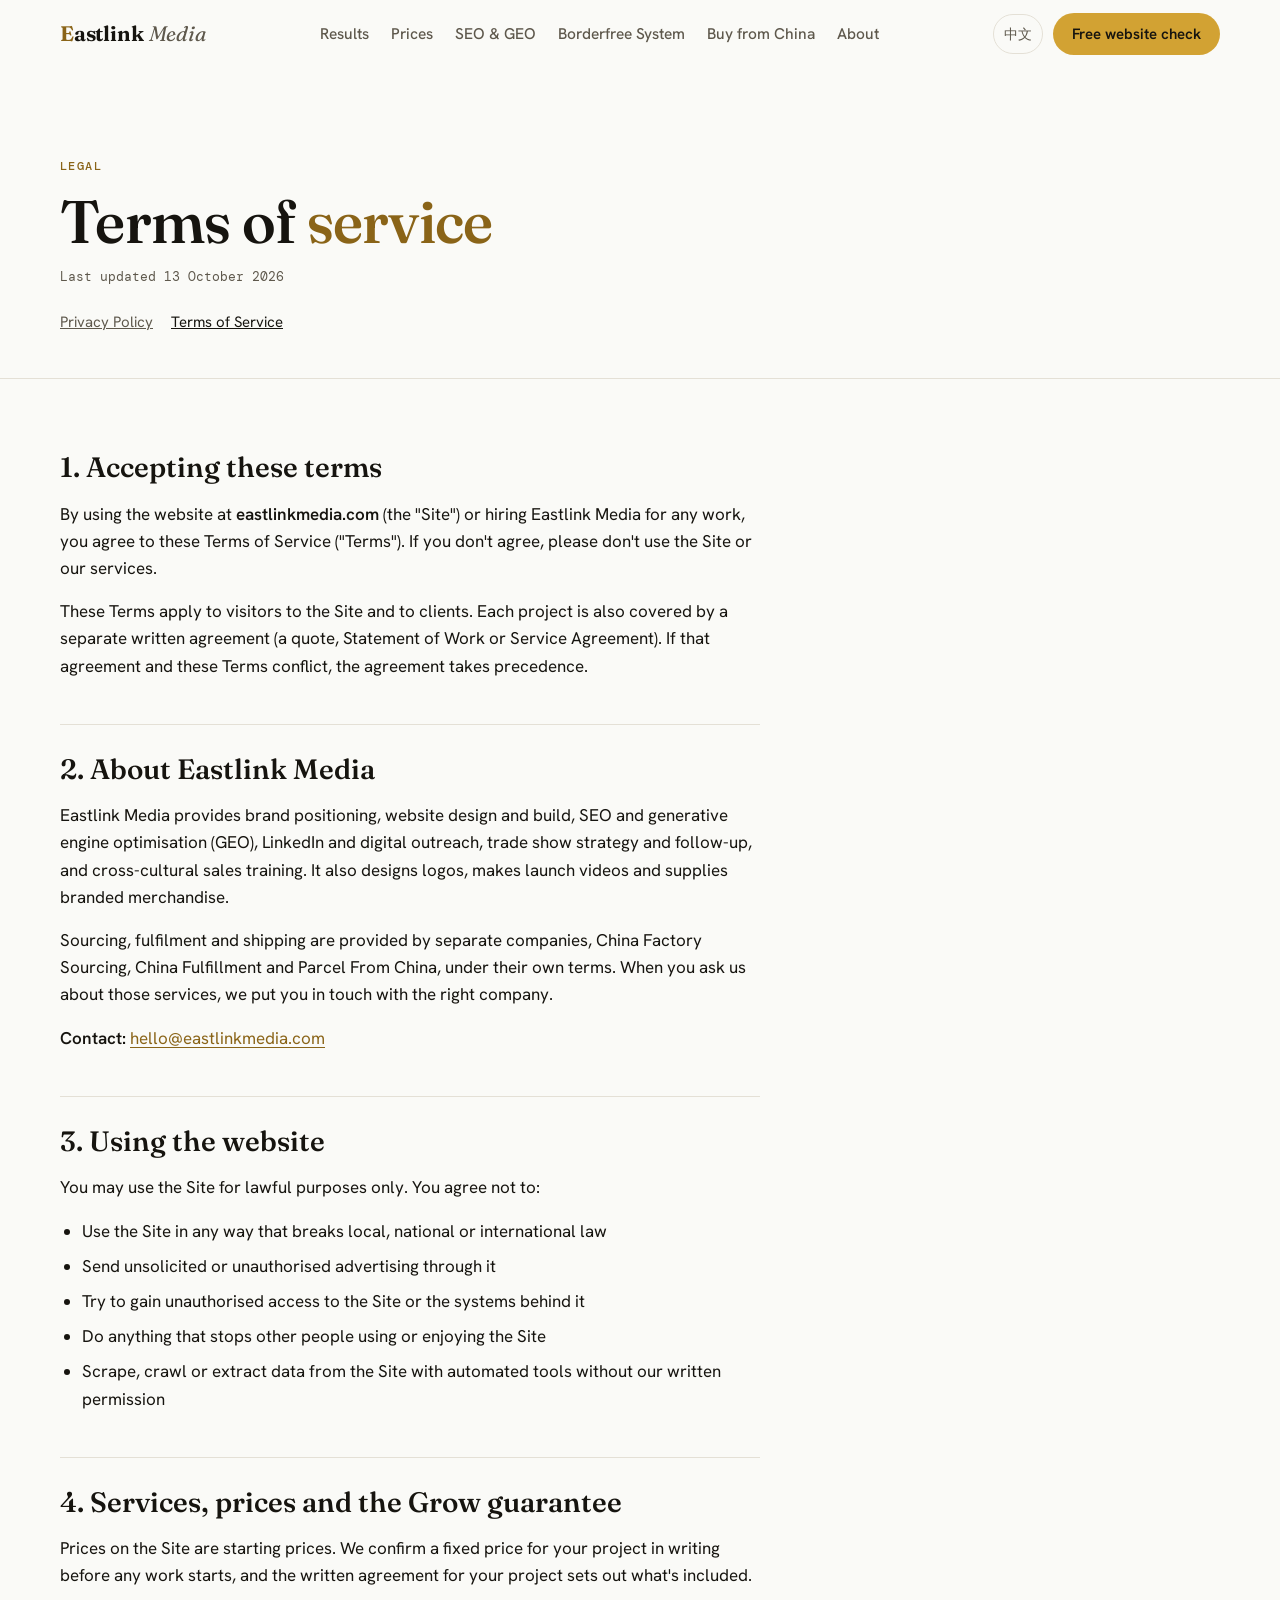
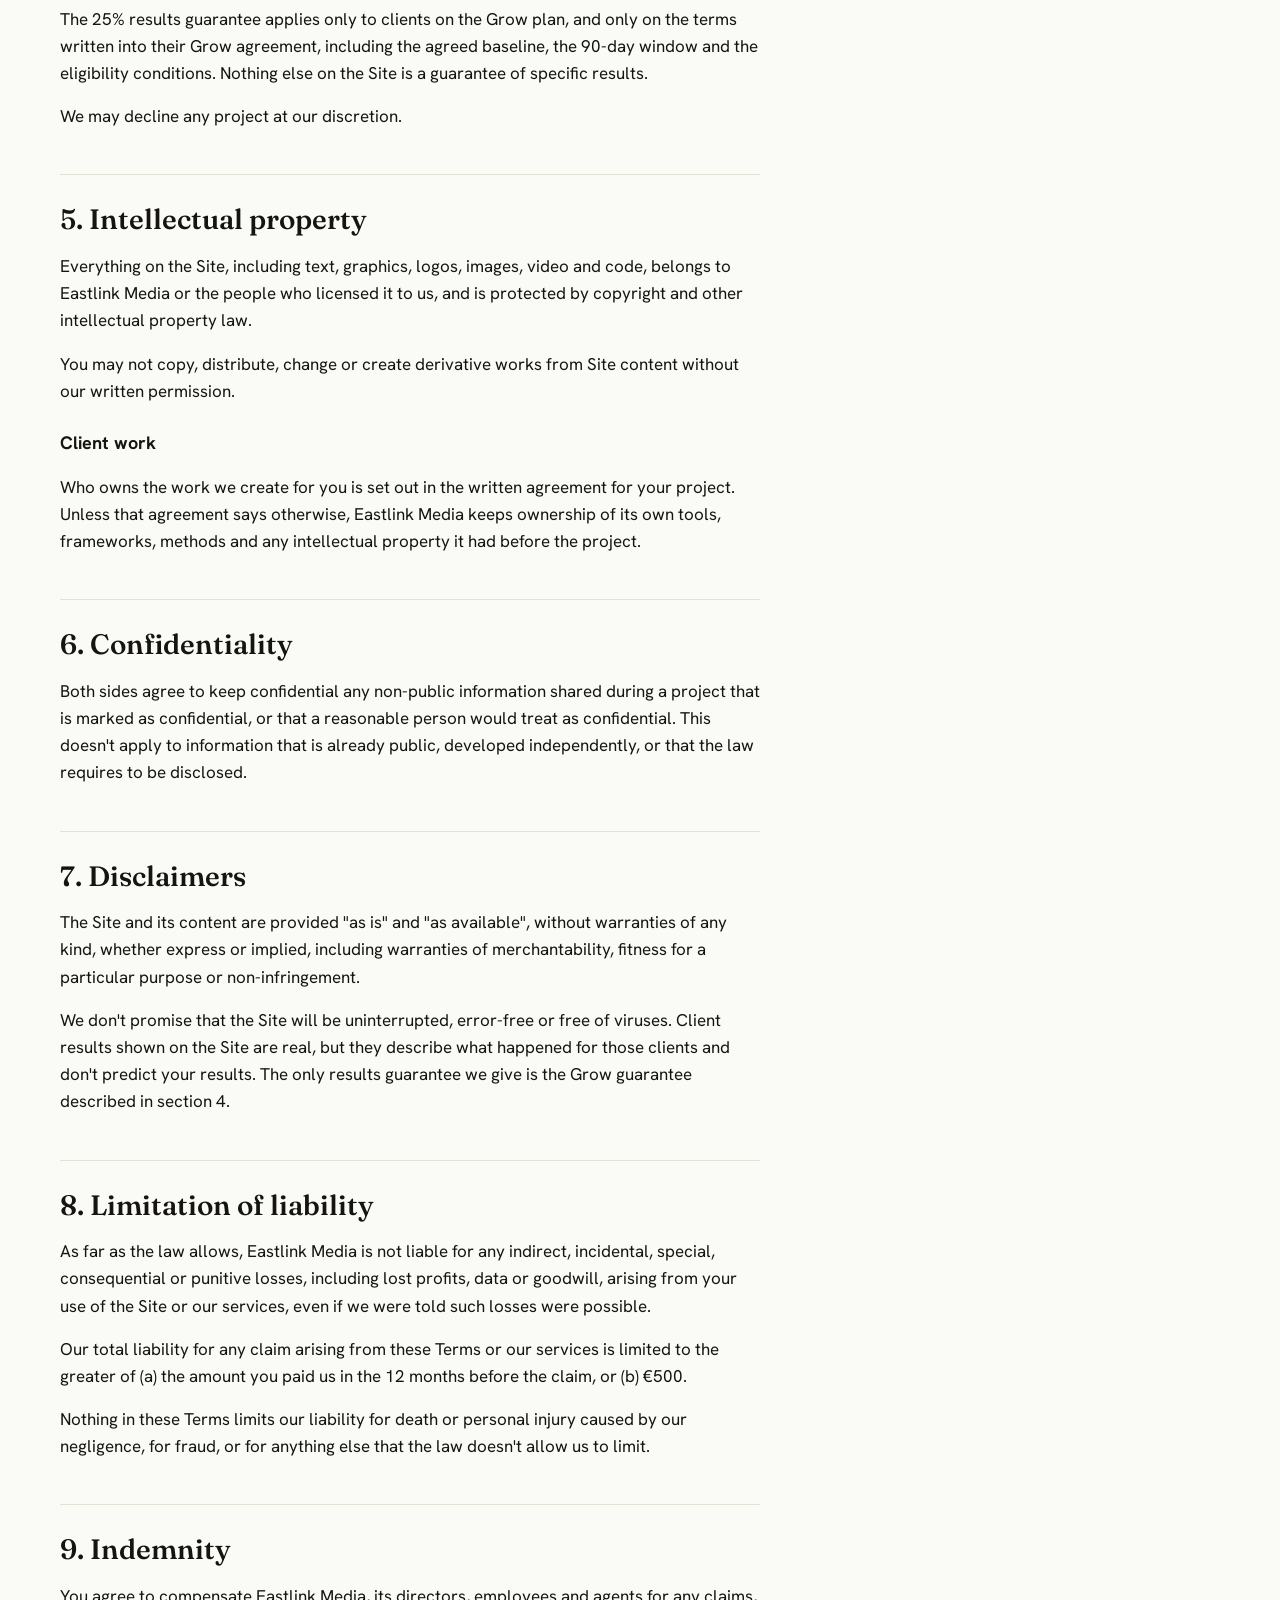
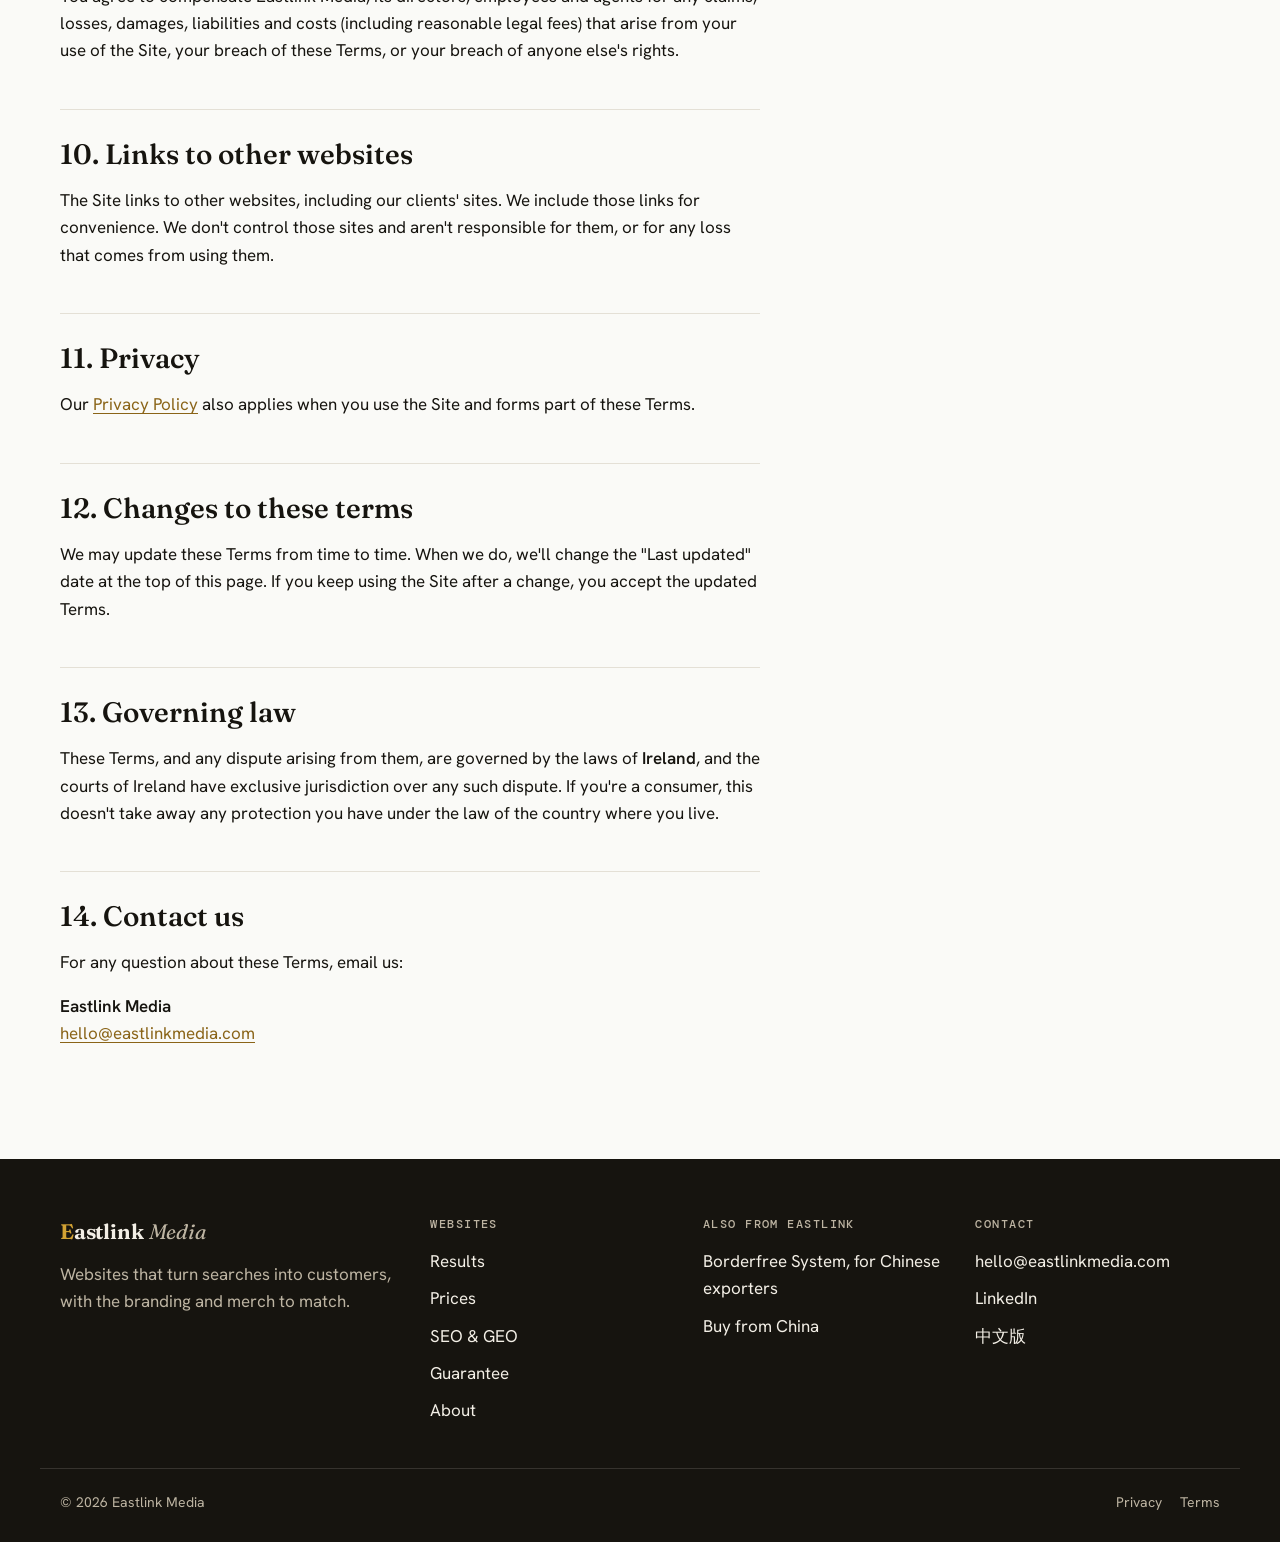
<file: terms-of-service.html>
<!DOCTYPE html>
<html lang="en">
<head>
  <meta charset="UTF-8" />
  <meta name="viewport" content="width=device-width, initial-scale=1.0" />
  <title>Terms of Service | Eastlink Media</title>
  <meta name="description" content="The terms for using the Eastlink Media website and hiring us, including how our prices and the Grow results guarantee work." />
  <meta name="robots" content="noindex, follow" />
  <meta name="theme-color" content="#FAFAF7" />
  <link rel="canonical" href="https://eastlinkmedia.com/terms-of-service" />

  <!-- Favicon -->
  <link rel="icon" href="/favicon.ico" sizes="32x32" />
  <link rel="icon" href="/favicon.svg" type="image/svg+xml" />
  <link rel="apple-touch-icon" href="/apple-touch-icon.png" />

  <!-- Fonts -->
  <link rel="preload" href="/fonts/fraunces-v38-6NU78FyLNQOQZAnv9bYEvDiIdE9Ea92uemAk_WBq8U_9v0c2Wa0KxC9TeA.woff2" as="font" type="font/woff2" crossorigin />
  <link rel="preload" href="/fonts/hankengrotesk-v12-ieVn2YZDLWuGJpnzaiwFXS9tYtpd59A.woff2" as="font" type="font/woff2" crossorigin />
  <link rel="stylesheet" href="/css/fonts.css" />

  <!-- Styles -->
  <link rel="stylesheet" href="/css/site.css" />
  <script>document.documentElement.classList.add('js');</script>
</head>
<body>

  <a class="skip" href="#main">Skip to content</a>

  <!-- ===================== NAV ===================== -->
  <header class="nav" id="nav">
    <div class="wrap nav__bar">
      <a href="/" class="logo" aria-label="Eastlink Media home">
        <span class="logo__e">E</span>astlink <span class="logo__media">Media</span>
      </a>

      <nav class="nav__links" aria-label="Main">
        <a href="/#results">Results</a>
        <a href="/#packages">Prices</a>
        <a href="/seo-geo-authority">SEO &amp; GEO</a>
        <a href="/borderfree-system">Borderfree System</a>
        <a href="/buy-from-china">Buy from China</a>
        <a href="/#about">About</a>
      </nav>

      <div class="nav__end">
        <a href="/zh/" class="nav__lang" lang="zh" title="切换至中文版">中文</a>
        <a href="/#contact" class="btn btn--gold btn--sm nav__cta">Free website check</a>
        <button class="nav__burger" id="navBurger" aria-label="Open menu" aria-expanded="false" aria-controls="mobileMenu">
          <span></span><span></span>
        </button>
      </div>
    </div>

    <div class="menu" id="mobileMenu" hidden>
      <nav class="wrap menu__inner" aria-label="Mobile">
        <a href="/#results">Results</a>
        <a href="/#packages">Prices</a>
        <a href="/seo-geo-authority">SEO &amp; GEO</a>
        <a href="/borderfree-system">Borderfree System</a>
        <a href="/buy-from-china">Buy from China</a>
        <a href="/#about">About</a>
        <a href="/#contact" class="btn btn--gold">Get my free website check</a>
        <div class="menu__foot">
          <a href="mailto:hello@eastlinkmedia.com">hello@eastlinkmedia.com</a>
          <a href="/zh/" lang="zh">中文版</a>
        </div>
      </nav>
    </div>
  </header>

  <main id="main">
    <section class="legal-head">
      <div class="wrap">
        <p class="eyebrow">Legal</p>
        <h1 class="h2">Terms of <em>service</em></h1>
        <p class="legal-meta">Last updated 13 October 2026</p>
        <nav class="legal-toc" aria-label="Legal pages"><a href="/privacy-policy">Privacy Policy</a><a href="/terms-of-service" aria-current="page">Terms of Service</a></nav>
      </div>
    </section>

    <section class="legal">
      <div class="wrap">
        <div class="legal__body">
          <h2>1. Accepting these terms</h2>
          <p>By using the website at <strong>eastlinkmedia.com</strong> (the "Site") or hiring Eastlink Media for any work, you agree to these Terms of Service ("Terms"). If you don't agree, please don't use the Site or our services.</p>
          <p>These Terms apply to visitors to the Site and to clients. Each project is also covered by a separate written agreement (a quote, Statement of Work or Service Agreement). If that agreement and these Terms conflict, the agreement takes precedence.</p>

          <h2>2. About Eastlink Media</h2>
          <p>Eastlink Media provides brand positioning, website design and build, SEO and generative engine optimisation (GEO), LinkedIn and digital outreach, trade show strategy and follow-up, and cross-cultural sales training. It also designs logos, makes launch videos and supplies branded merchandise.</p>
          <p>Sourcing, fulfilment and shipping are provided by separate companies, China Factory Sourcing, China Fulfillment and Parcel From China, under their own terms. When you ask us about those services, we put you in touch with the right company.</p>
          <p><strong>Contact:</strong> <a href="mailto:hello@eastlinkmedia.com">hello@eastlinkmedia.com</a></p>

          <h2>3. Using the website</h2>
          <p>You may use the Site for lawful purposes only. You agree not to:</p>
          <ul>
            <li>Use the Site in any way that breaks local, national or international law</li>
            <li>Send unsolicited or unauthorised advertising through it</li>
            <li>Try to gain unauthorised access to the Site or the systems behind it</li>
            <li>Do anything that stops other people using or enjoying the Site</li>
            <li>Scrape, crawl or extract data from the Site with automated tools without our written permission</li>
          </ul>

          <h2>4. Services, prices and the Grow guarantee</h2>
          <p>Prices on the Site are starting prices. We confirm a fixed price for your project in writing before any work starts, and the written agreement for your project sets out what's included.</p>
          <p>The 25% results guarantee applies only to clients on the Grow plan, and only on the terms written into their Grow agreement, including the agreed baseline, the 90-day window and the eligibility conditions. Nothing else on the Site is a guarantee of specific results.</p>
          <p>We may decline any project at our discretion.</p>

          <h2>5. Intellectual property</h2>
          <p>Everything on the Site, including text, graphics, logos, images, video and code, belongs to Eastlink Media or the people who licensed it to us, and is protected by copyright and other intellectual property law.</p>
          <p>You may not copy, distribute, change or create derivative works from Site content without our written permission.</p>
          <h3>Client work</h3>
          <p>Who owns the work we create for you is set out in the written agreement for your project. Unless that agreement says otherwise, Eastlink Media keeps ownership of its own tools, frameworks, methods and any intellectual property it had before the project.</p>

          <h2>6. Confidentiality</h2>
          <p>Both sides agree to keep confidential any non-public information shared during a project that is marked as confidential, or that a reasonable person would treat as confidential. This doesn't apply to information that is already public, developed independently, or that the law requires to be disclosed.</p>

          <h2>7. Disclaimers</h2>
          <p>The Site and its content are provided "as is" and "as available", without warranties of any kind, whether express or implied, including warranties of merchantability, fitness for a particular purpose or non-infringement.</p>
          <p>We don't promise that the Site will be uninterrupted, error-free or free of viruses. Client results shown on the Site are real, but they describe what happened for those clients and don't predict your results. The only results guarantee we give is the Grow guarantee described in section 4.</p>

          <h2>8. Limitation of liability</h2>
          <p>As far as the law allows, Eastlink Media is not liable for any indirect, incidental, special, consequential or punitive losses, including lost profits, data or goodwill, arising from your use of the Site or our services, even if we were told such losses were possible.</p>
          <p>Our total liability for any claim arising from these Terms or our services is limited to the greater of (a) the amount you paid us in the 12 months before the claim, or (b) €500.</p>
          <p>Nothing in these Terms limits our liability for death or personal injury caused by our negligence, for fraud, or for anything else that the law doesn't allow us to limit.</p>

          <h2>9. Indemnity</h2>
          <p>You agree to compensate Eastlink Media, its directors, employees and agents for any claims, losses, damages, liabilities and costs (including reasonable legal fees) that arise from your use of the Site, your breach of these Terms, or your breach of anyone else's rights.</p>

          <h2>10. Links to other websites</h2>
          <p>The Site links to other websites, including our clients' sites. We include those links for convenience. We don't control those sites and aren't responsible for them, or for any loss that comes from using them.</p>

          <h2>11. Privacy</h2>
          <p>Our <a href="/privacy-policy">Privacy Policy</a> also applies when you use the Site and forms part of these Terms.</p>

          <h2>12. Changes to these terms</h2>
          <p>We may update these Terms from time to time. When we do, we'll change the "Last updated" date at the top of this page. If you keep using the Site after a change, you accept the updated Terms.</p>

          <h2>13. Governing law</h2>
          <p>These Terms, and any dispute arising from them, are governed by the laws of <strong>Ireland</strong>, and the courts of Ireland have exclusive jurisdiction over any such dispute. If you're a consumer, this doesn't take away any protection you have under the law of the country where you live.</p>

          <h2>14. Contact us</h2>
          <p>For any question about these Terms, email us:</p>
          <p><strong>Eastlink Media</strong><br /><a href="mailto:hello@eastlinkmedia.com">hello@eastlinkmedia.com</a></p>
        </div>
      </div>
    </section>
  </main>

  <!-- ===================== FOOTER ===================== -->
  <footer class="foot">
    <div class="wrap foot__grid foot__grid--4">
      <div class="foot__brand">
        <a href="/" class="logo"><span class="logo__e">E</span>astlink <span class="logo__media">Media</span></a>
        <p>Websites that turn searches into customers, with the branding and merch to match.</p>
      </div>
      <nav class="foot__col" aria-label="Websites">
        <h3>Websites</h3>
        <a href="/#results">Results</a>
        <a href="/#packages">Prices</a>
        <a href="/seo-geo-authority">SEO &amp; GEO</a>
        <a href="/#guarantee">Guarantee</a>
        <a href="/#about">About</a>
      </nav>
      <nav class="foot__col" aria-label="Also from Eastlink">
        <h3>Also from Eastlink</h3>
        <a href="/borderfree-system">Borderfree System, for Chinese exporters</a>
        <a href="/buy-from-china">Buy from China</a>
      </nav>
      <div class="foot__col">
        <h3>Contact</h3>
        <a href="mailto:hello@eastlinkmedia.com">hello@eastlinkmedia.com</a>
        <a href="https://www.linkedin.com/in/noel-murphy-ecommerce-china/" target="_blank" rel="noopener">LinkedIn</a>
        <a href="/zh/" lang="zh">中文版</a>
      </div>
    </div>
    <div class="wrap foot__base">
      <span>© 2026 Eastlink Media</span>
      <span class="foot__legal"><a href="/privacy-policy">Privacy</a><a href="/terms-of-service" aria-current="page">Terms</a></span>
    </div>
  </footer>

  <script src="/js/site.js"></script>
</body>
</html>
</file>
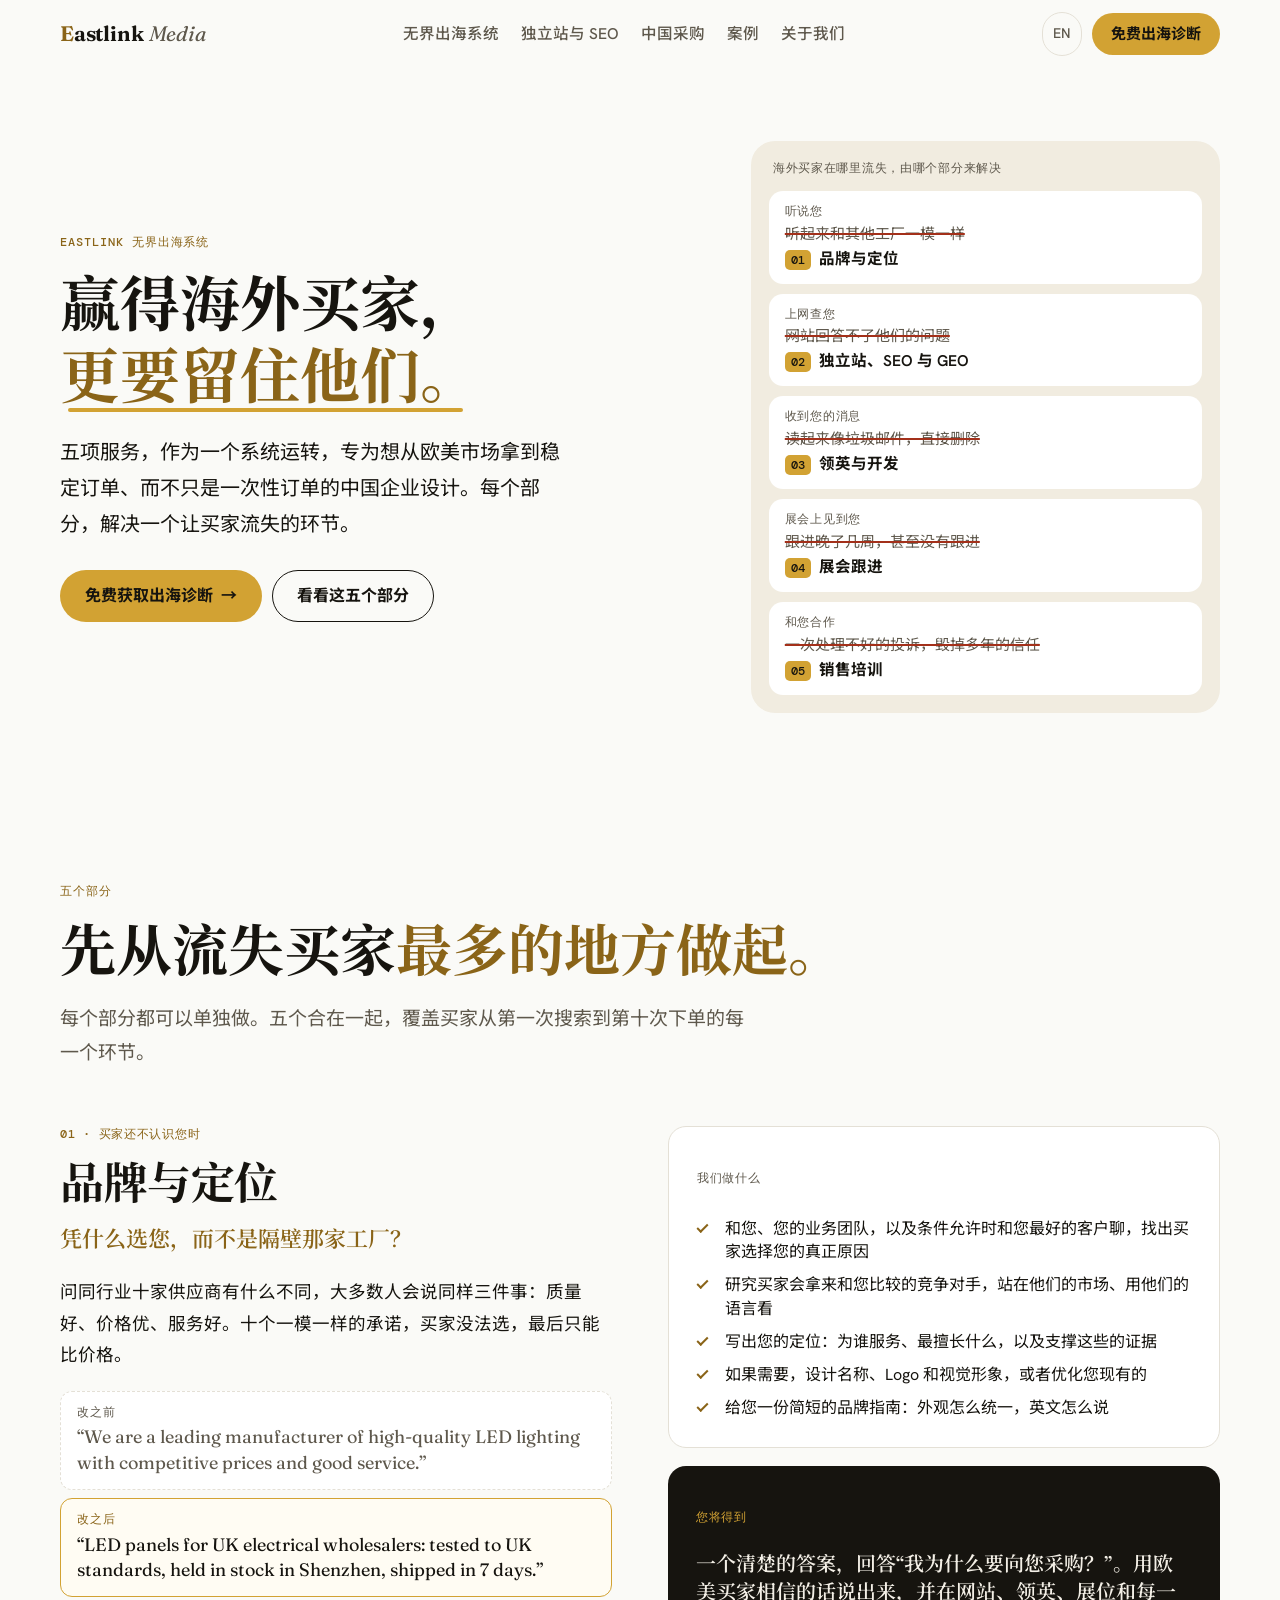
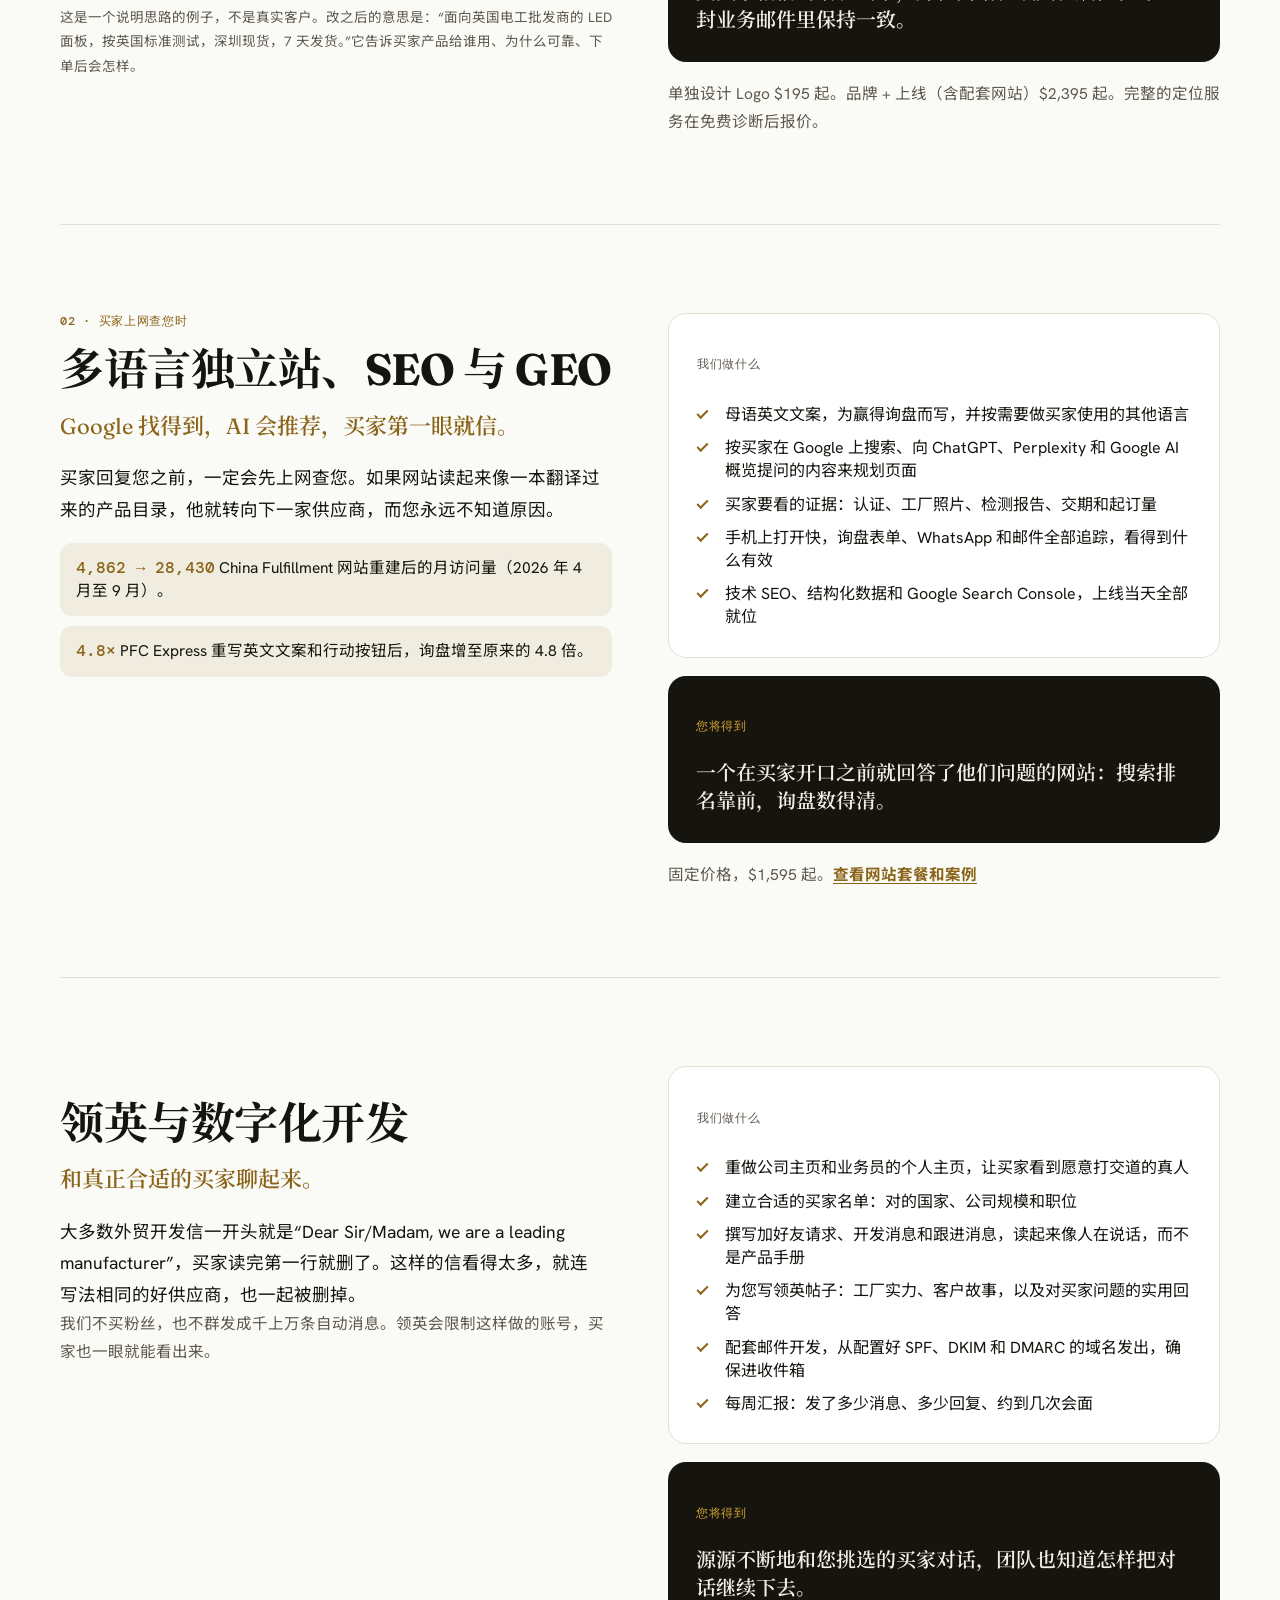
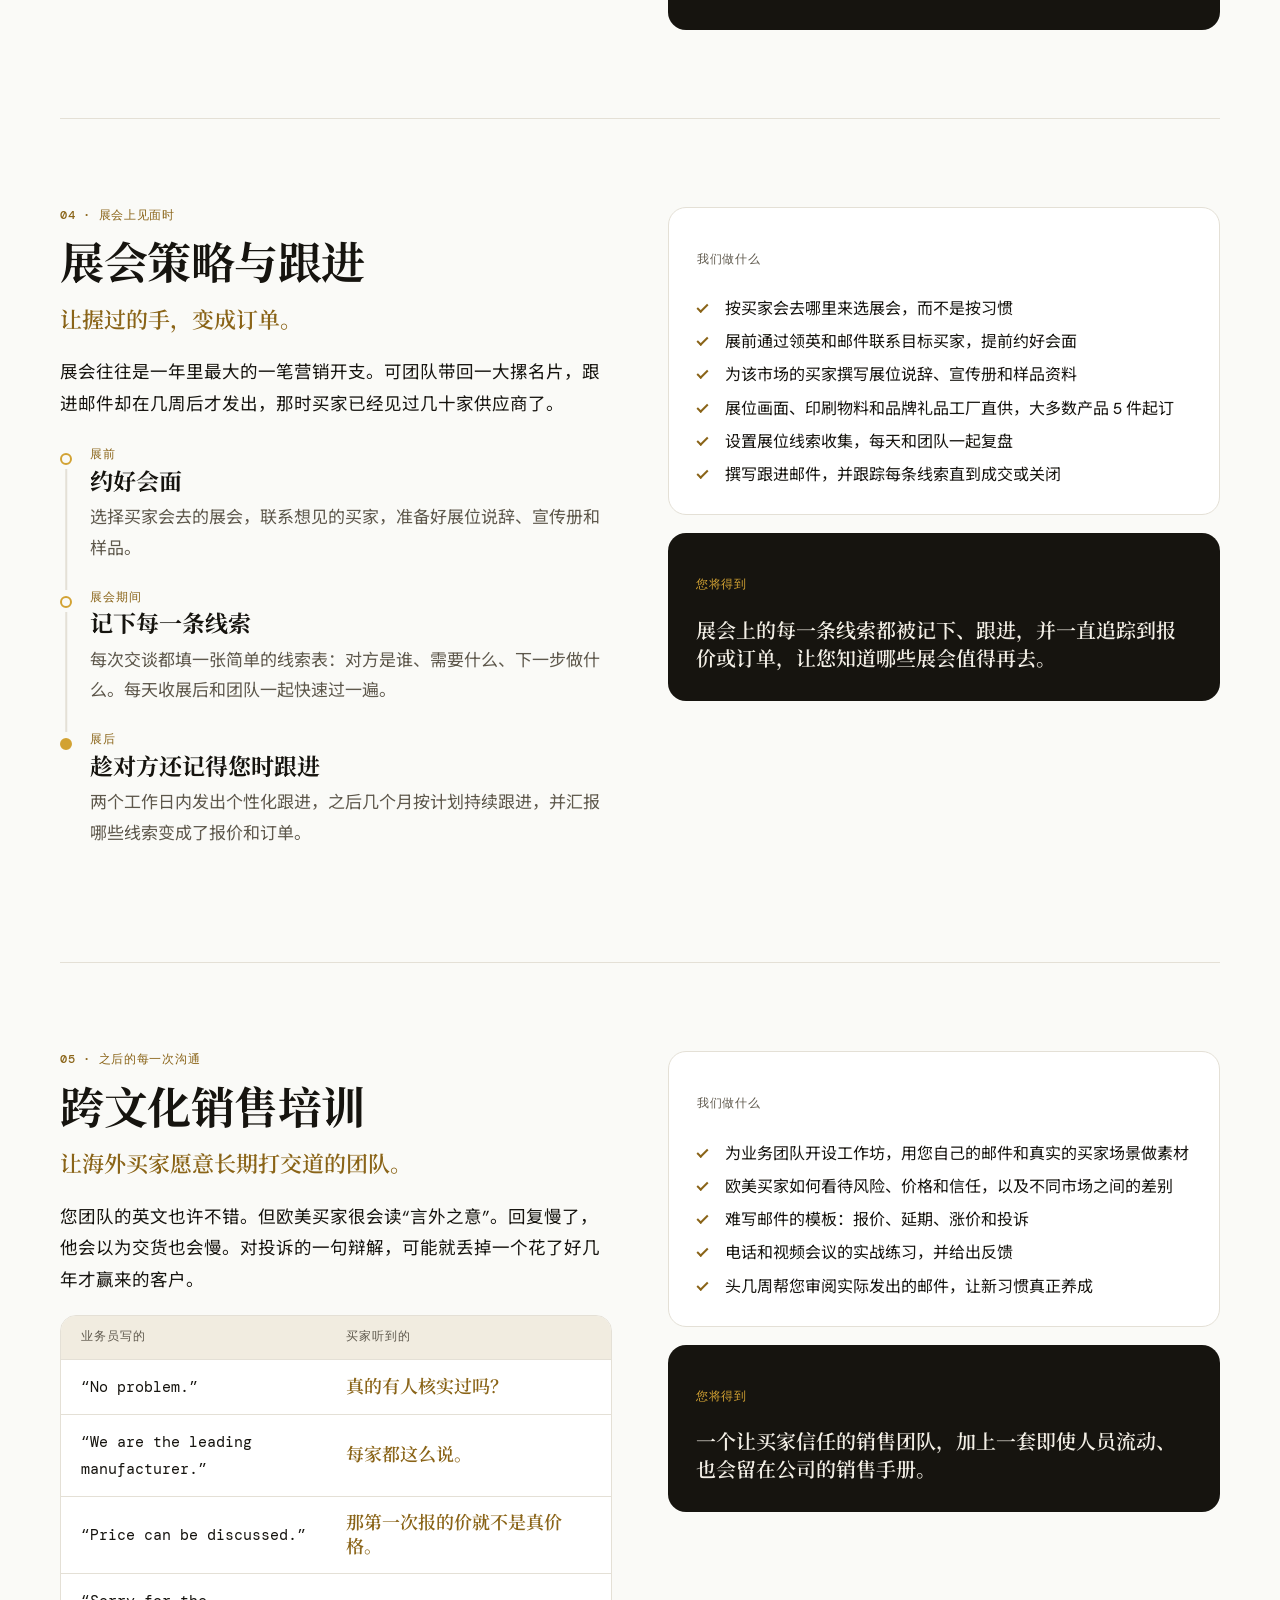
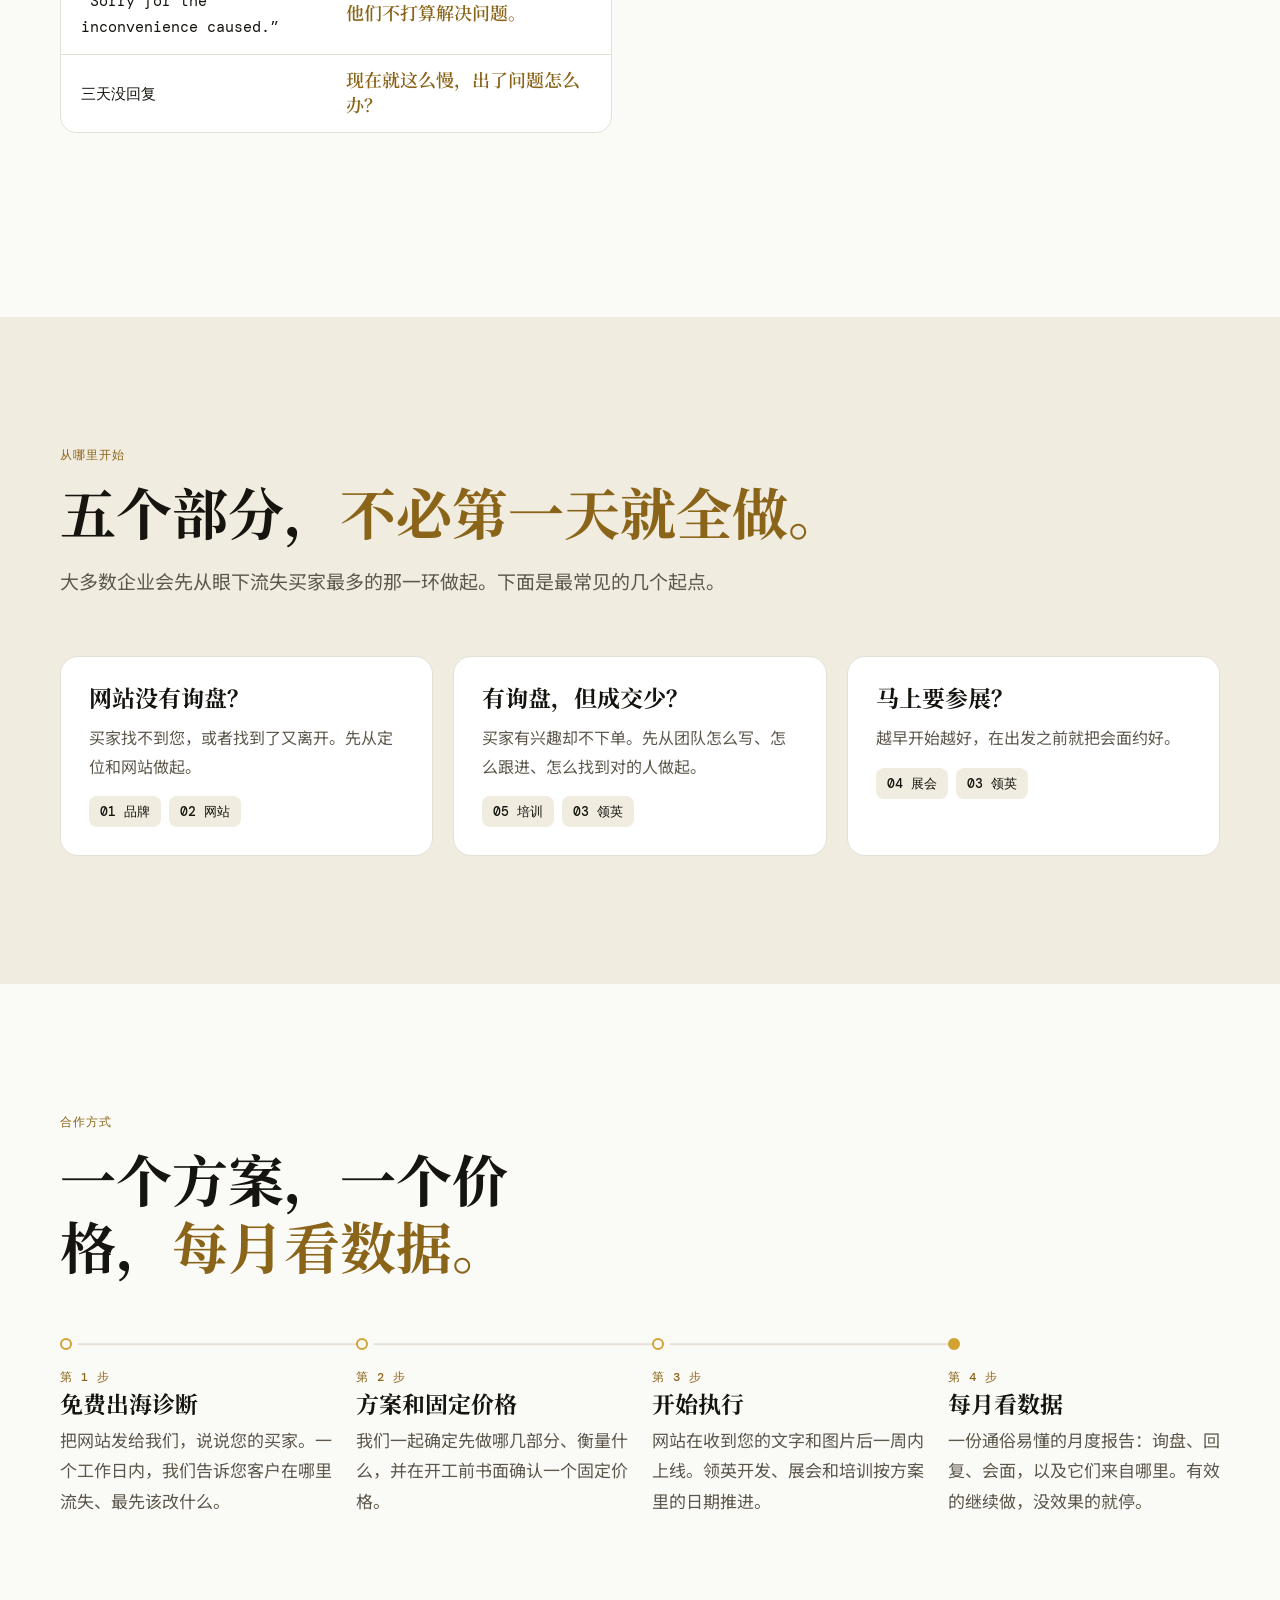
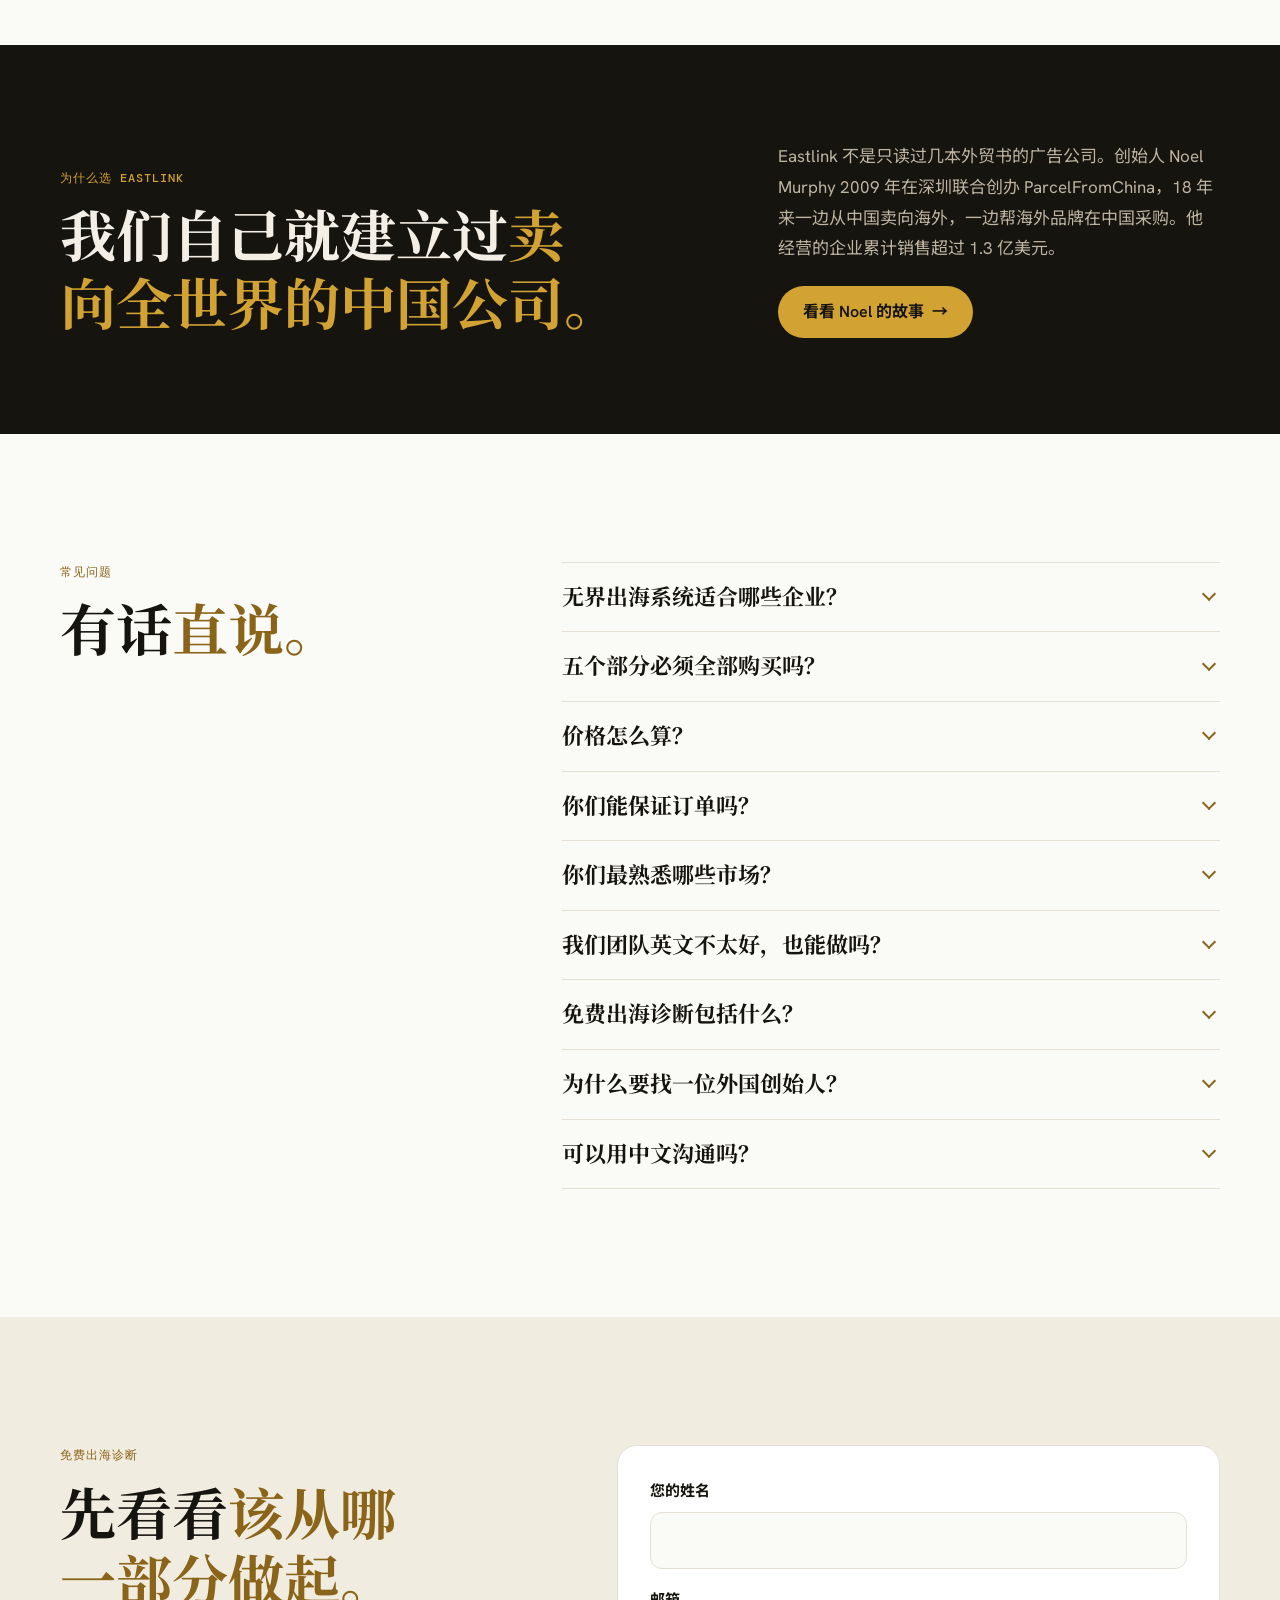
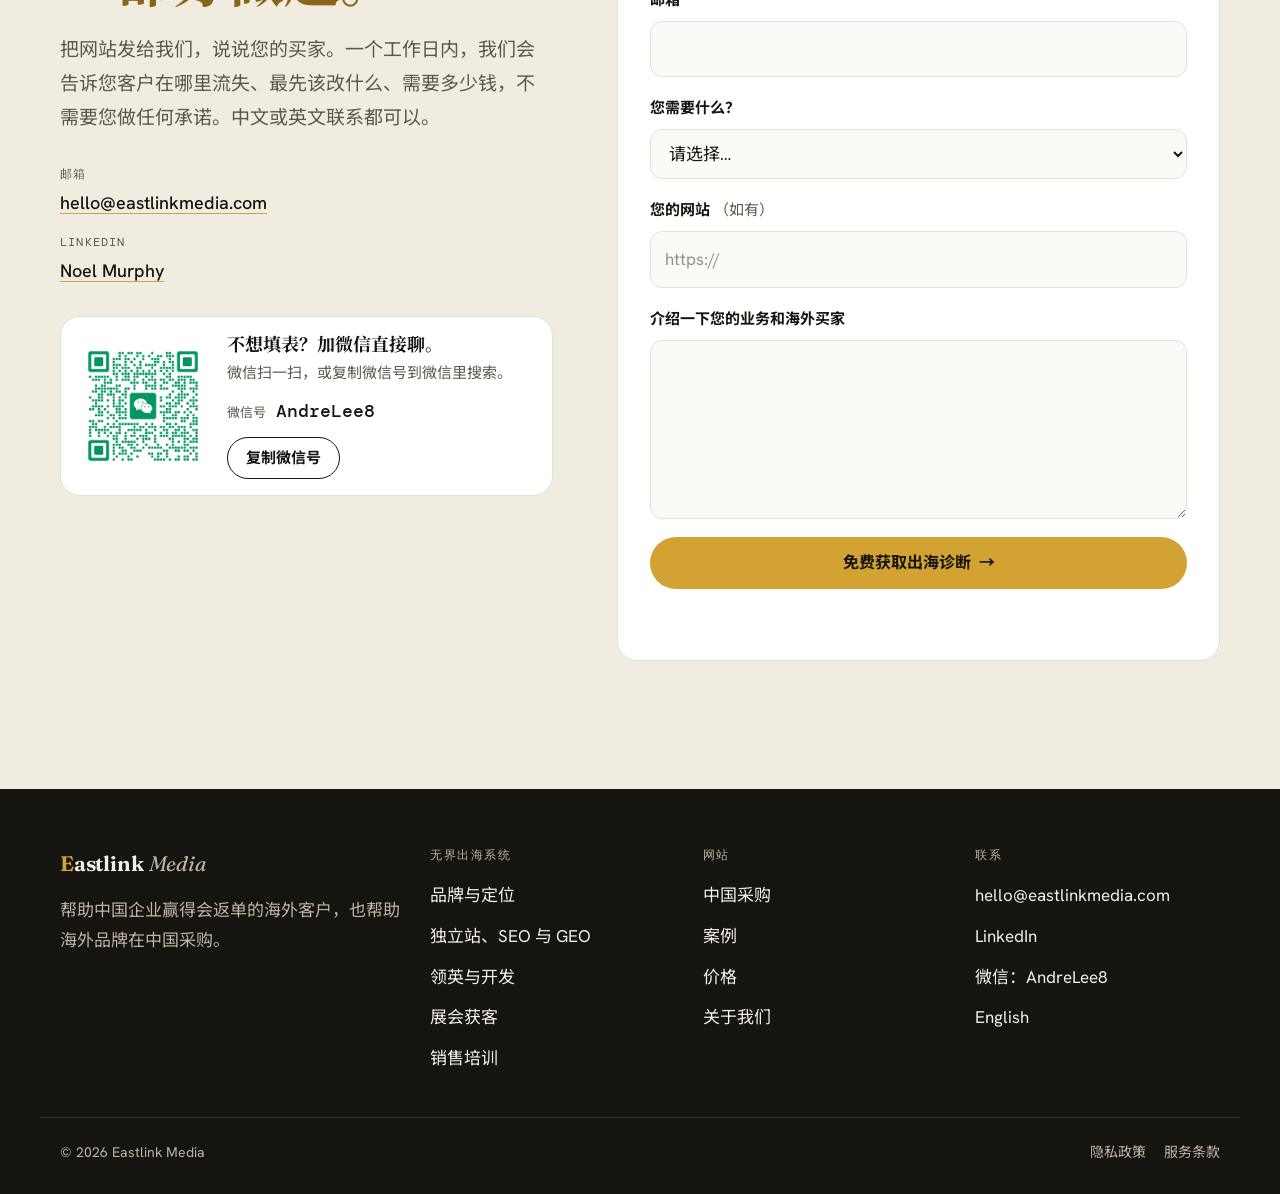
<file: zh/borderfree-system.html>
<!DOCTYPE html>
<html lang="zh-CN">
<head>
  <meta charset="UTF-8" />
  <meta name="viewport" content="width=device-width, initial-scale=1.0" />
  <title>Eastlink 无界出海系统：帮中国企业赢得并留住海外买家</title>
  <meta name="description" content="品牌定位、多语言独立站与 SEO/GEO、领英开发、展会获客与跟进、跨文化销售培训，五项服务一起做，让海外买家信任您、持续返单。" />
  <meta name="theme-color" content="#FAFAF7" />

  <!-- Canonical & Hreflang -->
  <link rel="canonical" href="https://eastlinkmedia.com/zh/borderfree-system" />
  <link rel="alternate" hreflang="en" href="https://eastlinkmedia.com/borderfree-system" />
  <link rel="alternate" hreflang="zh" href="https://eastlinkmedia.com/zh/borderfree-system" />
  <link rel="alternate" hreflang="x-default" href="https://eastlinkmedia.com/borderfree-system" />

  <!-- Open Graph -->
  <meta property="og:title" content="Eastlink 无界出海系统：赢得海外买家，更要留住他们" />
  <meta property="og:description" content="五项服务作为一个系统运转，帮中国企业从欧美市场拿到稳定订单，而不只是一次性订单。" />
  <meta property="og:url" content="https://eastlinkmedia.com/zh/borderfree-system" />
  <meta property="og:type" content="website" />
  <meta property="og:image" content="https://eastlinkmedia.com/images/og-zh.jpg" />
  <meta property="og:image:width" content="1200" />
  <meta property="og:image:height" content="630" />
  <meta property="og:locale" content="zh_CN" />
  <meta property="og:locale:alternate" content="en_GB" />
  <meta property="og:site_name" content="Eastlink Media" />

  <!-- Twitter Card -->
  <meta name="twitter:card" content="summary_large_image" />
  <meta name="twitter:title" content="Eastlink 无界出海系统：赢得海外买家，更要留住他们" />
  <meta name="twitter:description" content="品牌、独立站、领英、展会和销售培训，为出海的中国企业一起做。" />
  <meta name="twitter:image" content="https://eastlinkmedia.com/images/og-zh.jpg" />

  <!-- Favicon -->
  <link rel="icon" href="/favicon.ico" sizes="32x32" />
  <link rel="icon" href="/favicon.svg" type="image/svg+xml" />
  <link rel="apple-touch-icon" href="/apple-touch-icon.png" />

  <!-- Schema.org structured data -->
  <script type="application/ld+json">
  {
    "@context": "https://schema.org",
    "@graph": [
      {
        "@type": "ProfessionalService",
        "@id": "https://eastlinkmedia.com/#org",
        "name": "Eastlink Media",
        "url": "https://eastlinkmedia.com/zh/",
        "email": "hello@eastlinkmedia.com"
      },
      {
        "@type": "Service",
        "@id": "https://eastlinkmedia.com/zh/borderfree-system#brand",
        "name": "品牌与定位",
        "description": "找出买家选择一家中国供应商的真正原因，把它变成欧美买家相信的品牌、说法和证据，按需要设计名称、Logo 和视觉形象。",
        "provider": { "@id": "https://eastlinkmedia.com/#org" },
        "inLanguage": "zh-CN"
      },
      {
        "@type": "Service",
        "@id": "https://eastlinkmedia.com/zh/borderfree-system#website",
        "name": "多语言独立站、SEO 与 GEO",
        "description": "母语英文和买家本地语言的外贸独立站，在 Google 上排名靠前，并能被 ChatGPT、Perplexity 和 Google AI 概览引用。固定价格，$1,595 起。",
        "provider": { "@id": "https://eastlinkmedia.com/#org" },
        "url": "https://eastlinkmedia.com/zh/seo-geo-authority",
        "offers": { "@type": "Offer", "priceSpecification": { "@type": "PriceSpecification", "minPrice": 1595, "priceCurrency": "USD" } },
        "inLanguage": "zh-CN"
      },
      {
        "@type": "Service",
        "@id": "https://eastlinkmedia.com/zh/borderfree-system#linkedin",
        "name": "领英与数字化开发",
        "description": "公司和业务员领英主页、目标买家名单、个性化开发消息和帖子，以及从正确配置的域名发出的开发邮件，每周汇报回复和会面。",
        "provider": { "@id": "https://eastlinkmedia.com/#org" },
        "inLanguage": "zh-CN"
      },
      {
        "@type": "Service",
        "@id": "https://eastlinkmedia.com/zh/borderfree-system#trade-shows",
        "name": "展会策略与跟进",
        "description": "选择展会、展前约见买家、展位说辞和工厂直供的物料与礼品、展位线索收集，以及一直追踪到报价和订单的展后跟进。",
        "provider": { "@id": "https://eastlinkmedia.com/#org" },
        "inLanguage": "zh-CN"
      },
      {
        "@type": "Service",
        "@id": "https://eastlinkmedia.com/zh/borderfree-system#training",
        "name": "跨文化销售培训",
        "description": "用外贸团队自己的邮件做素材的培训：欧美买家如何看待风险、价格和信任，报价、延期、涨价和投诉邮件模板，以及电话练习和反馈。",
        "provider": { "@id": "https://eastlinkmedia.com/#org" },
        "inLanguage": "zh-CN"
      },
      {
        "@type": "BreadcrumbList",
        "itemListElement": [
          { "@type": "ListItem", "position": 1, "name": "首页", "item": "https://eastlinkmedia.com/zh/" },
          { "@type": "ListItem", "position": 2, "name": "无界出海系统", "item": "https://eastlinkmedia.com/zh/borderfree-system" }
        ]
      },
      {
        "@type": "FAQPage",
        "inLanguage": "zh-CN",
        "mainEntity": [
          { "@type": "Question", "name": "无界出海系统适合哪些企业？", "acceptedAnswer": { "@type": "Answer", "text": "面向欧美买家销售、或准备开始销售的中国工厂、贸易公司和品牌。适合产品已经有市场需求、并且至少有一个人负责外贸销售的企业。" } },
          { "@type": "Question", "name": "五个部分必须全部购买吗？", "acceptedAnswer": { "@type": "Answer", "text": "不用。每个部分都可以单独做，大多数企业先从一两个开始。免费出海诊断会告诉您，哪个环节让您流失的买家最多。" } },
          { "@type": "Question", "name": "价格怎么算？", "acceptedAnswer": { "@type": "Answer", "text": "网站是固定价格，$1,595 起。品牌定位、领英开发、展会和培训取决于您的市场、团队和目标，所以在免费诊断后报价。开工前，您会拿到一个书面的固定价格。" } },
          { "@type": "Question", "name": "你们能保证订单吗？", "acceptedAnswer": { "@type": "Answer", "text": "不能，也请小心那些敢这样保证的人。订单取决于您的产品、价格和团队，不只取决于我们。我们唯一的保证在网站的 Grow 方案上：比约定的基准提升 25%，否则我们免费继续做。其他部分，我们每个月如实汇报数据。" } },
          { "@type": "Question", "name": "你们最熟悉哪些市场？", "acceptedAnswer": { "@type": "Answer", "text": "美国、英国、爱尔兰和欧洲其他国家。创始人是爱尔兰人，18 年来一直在中国、美国和欧洲之间做生意。" } },
          { "@type": "Question", "name": "我们团队英文不太好，也能做吗？", "acceptedAnswer": { "@type": "Answer", "text": "可以。网站、领英和开发信的英文由母语者为您撰写，培训也从您团队目前的水平开始，用的是你们自己的邮件。" } },
          { "@type": "Question", "name": "免费出海诊断包括什么？", "acceptedAnswer": { "@type": "Answer", "text": "您把网站发给我们，告诉我们买家是谁。我们站在海外买家的角度看您的网站，一个工作日内回复您：客户在哪里流失，最先该改什么。如果需要的办法不是我们做的，我们也会直说。" } },
          { "@type": "Question", "name": "为什么要找一位外国创始人？", "acceptedAnswer": { "@type": "Answer", "text": "因为您要赢得的是欧美买家。Noel Murphy 帮海外品牌向中国工厂采购，也从 2009 年起在深圳向海外客户销售，所以他既知道买家期待什么，也理解您的团队为什么这样做事。" } },
          { "@type": "Question", "name": "可以用中文沟通吗？", "acceptedAnswer": { "@type": "Answer", "text": "可以，中文或英文联系都可以。" } }
        ]
      }
    ]
  }
  </script>

  <!-- Fonts: Latin faces as on the English site, Noto for Chinese characters -->
  <link rel="preload" href="/fonts/fraunces-v38-6NU78FyLNQOQZAnv9bYEvDiIdE9Ea92uemAk_WBq8U_9v0c2Wa0KxC9TeA.woff2" as="font" type="font/woff2" crossorigin />
  <link rel="preload" href="/fonts/hankengrotesk-v12-ieVn2YZDLWuGJpnzaiwFXS9tYtpd59A.woff2" as="font" type="font/woff2" crossorigin />
  <link rel="stylesheet" href="/css/fonts.css" />
  <link rel="stylesheet" href="/css/fonts-zh.css" />

  <!-- Styles -->
  <link rel="stylesheet" href="/css/site.css" />
  <script>document.documentElement.classList.add('js');</script>
</head>
<body>

  <a class="skip" href="#main">跳到正文</a>

  <!-- ===================== NAV ===================== -->
  <header class="nav" id="nav">
    <div class="wrap nav__bar">
      <a href="/zh/" class="logo" aria-label="Eastlink Media 首页">
        <span class="logo__e">E</span>astlink <span class="logo__media">Media</span>
      </a>

      <nav class="nav__links" aria-label="主导航">
        <a href="/zh/borderfree-system" aria-current="page">无界出海系统</a>
        <a href="/zh/seo-geo-authority">独立站与 SEO</a>
        <a href="/zh/buy-from-china">中国采购</a>
        <a href="/zh/#results">案例</a>
        <a href="/zh/#about">关于我们</a>
      </nav>

      <div class="nav__end">
        <a href="/borderfree-system" class="nav__lang" lang="en" hreflang="en" title="Switch to English">EN</a>
        <a href="#contact" class="btn btn--gold btn--sm nav__cta">免费出海诊断</a>
        <button class="nav__burger" id="navBurger" aria-label="打开菜单" aria-expanded="false" aria-controls="mobileMenu">
          <span></span><span></span>
        </button>
      </div>
    </div>

    <div class="menu" id="mobileMenu" hidden>
      <nav class="wrap menu__inner" aria-label="移动端导航">
        <a href="/zh/borderfree-system" aria-current="page">无界出海系统</a>
        <a href="/zh/seo-geo-authority">独立站与 SEO</a>
        <a href="/zh/buy-from-china">中国采购</a>
        <a href="/zh/#results">案例</a>
        <a href="/zh/#prices">价格</a>
        <a href="/zh/#about">关于我们</a>
        <a href="#contact" class="btn btn--gold">免费获取出海诊断</a>
        <div class="menu__foot">
          <a href="mailto:hello@eastlinkmedia.com">hello@eastlinkmedia.com</a>
          <a href="/borderfree-system" lang="en" hreflang="en">English</a>
        </div>
      </nav>
    </div>
  </header>

  <main id="main">

    <!-- ===================== HERO ===================== -->
    <section class="hero" id="top">
      <div class="wrap hero__grid">
        <div class="hero__copy">
          <p class="eyebrow rv">Eastlink 无界出海系统</p>
          <h1 class="hero__h1 hero__h1--page rv"><span class="ph">赢得海外买家，</span><em class="sweep">更要留住他们。</em></h1>
          <p class="hero__sub rv">五项服务，作为一个系统运转，专为想从欧美市场拿到稳定订单、而不只是一次性订单的中国企业设计。每个部分，解决一个让买家流失的环节。</p>
          <div class="hero__ctas rv">
            <a href="#contact" class="btn btn--gold" data-service="Borderfree System (all five)">免费获取出海诊断 <span aria-hidden="true">→</span></a>
            <a href="#parts" class="btn btn--line">看看这五个部分</a>
          </div>
        </div>

        <figure class="leaks rv" aria-labelledby="leaks-cap">
          <figcaption class="leaks__cap" id="leaks-cap">海外买家在哪里流失，由哪个部分来解决</figcaption>
          <div class="leak">
            <span class="leak__stage">听说您</span>
            <span class="leak__lost">听起来和其他工厂一模一样</span>
            <span class="leak__fix"><b>01</b> 品牌与定位</span>
          </div>
          <div class="leak">
            <span class="leak__stage">上网查您</span>
            <span class="leak__lost">网站回答不了他们的问题</span>
            <span class="leak__fix"><b>02</b> 独立站、SEO 与 GEO</span>
          </div>
          <div class="leak">
            <span class="leak__stage">收到您的消息</span>
            <span class="leak__lost">读起来像垃圾邮件，直接删除</span>
            <span class="leak__fix"><b>03</b> 领英与开发</span>
          </div>
          <div class="leak">
            <span class="leak__stage">展会上见到您</span>
            <span class="leak__lost">跟进晚了几周，甚至没有跟进</span>
            <span class="leak__fix"><b>04</b> 展会跟进</span>
          </div>
          <div class="leak">
            <span class="leak__stage">和您合作</span>
            <span class="leak__lost">一次处理不好的投诉，毁掉多年的信任</span>
            <span class="leak__fix"><b>05</b> 销售培训</span>
          </div>
        </figure>
      </div>
    </section>

    <!-- ===================== THE FIVE PARTS ===================== -->
    <section class="sec sec--tight" id="parts" aria-labelledby="parts-h">
      <div class="wrap">
        <div class="head">
          <p class="eyebrow rv">五个部分</p>
          <h2 class="h2 rv" id="parts-h">先从流失买家<em>最多的地方做起。</em></h2>
          <p class="lede rv">每个部分都可以单独做。五个合在一起，覆盖买家从第一次搜索到第十次下单的每一个环节。</p>
        </div>

        <!-- 01 BRAND -->
        <article class="svc" id="brand" aria-labelledby="brand-h">
          <div>
            <p class="svc__n rv">01 · 买家还不认识您时</p>
            <h3 class="svc__h rv" id="brand-h">品牌与定位</h3>
            <p class="svc__kick rv">凭什么选您，而不是隔壁那家工厂？</p>
            <p class="svc__prob rv">问同行业十家供应商有什么不同，大多数人会说同样三件事：质量好、价格优、服务好。十个一模一样的承诺，买家没法选，最后只能比价格。</p>
            <div class="swap-eg rv">
              <div class="swap-eg__before"><span>改之前</span><q lang="en">We are a leading manufacturer of high-quality LED lighting with competitive prices and good service.</q></div>
              <div class="swap-eg__after"><span>改之后</span><q lang="en">LED panels for UK electrical wholesalers: tested to UK standards, held in stock in Shenzhen, shipped in 7 days.</q></div>
              <small>这是一个说明思路的例子，不是真实客户。改之后的意思是：“面向英国电工批发商的 LED 面板，按英国标准测试，深圳现货，7 天发货。”它告诉买家产品给谁用、为什么可靠、下单后会怎样。</small>
            </div>
          </div>
          <div class="svc__side">
            <div class="svc__box rv">
              <h4>我们做什么</h4>
              <ul class="ticks">
                <li>和您、您的业务团队，以及条件允许时和您最好的客户聊，找出买家选择您的真正原因</li>
                <li>研究买家会拿来和您比较的竞争对手，站在他们的市场、用他们的语言看</li>
                <li>写出您的定位：为谁服务、最擅长什么，以及支撑这些的证据</li>
                <li>如果需要，设计名称、Logo 和视觉形象，或者优化您现有的</li>
                <li>给您一份简短的品牌指南：外观怎么统一，英文怎么说</li>
              </ul>
            </div>
            <div class="svc__get rv">
              <h4>您将得到</h4>
              <p>一个清楚的答案，回答“我为什么要向您采购？”。用欧美买家相信的话说出来，并在网站、领英、展位和每一封业务邮件里保持一致。</p>
            </div>
            <p class="svc__note rv">单独设计 Logo $195 起。品牌 + 上线（含配套网站）$2,395 起。完整的定位服务在免费诊断后报价。</p>
          </div>
        </article>

        <!-- 02 WEBSITE -->
        <article class="svc" id="website" aria-labelledby="website-h">
          <div>
            <p class="svc__n rv">02 · 买家上网查您时</p>
            <h3 class="svc__h rv" id="website-h">多语言独立站、SEO 与 GEO</h3>
            <p class="svc__kick rv">Google 找得到，AI 会推荐，买家第一眼就信。</p>
            <p class="svc__prob rv">买家回复您之前，一定会先上网查您。如果网站读起来像一本翻译过来的产品目录，他就转向下一家供应商，而您永远不知道原因。</p>
            <ul class="svc__proof rv">
              <li><b>4,862 → 28,430</b> China Fulfillment 网站重建后的月访问量（2026 年 4 月至 9 月）。</li>
              <li><b>4.8×</b> PFC Express 重写英文文案和行动按钮后，询盘增至原来的 4.8 倍。</li>
            </ul>
          </div>
          <div class="svc__side">
            <div class="svc__box rv">
              <h4>我们做什么</h4>
              <ul class="ticks">
                <li>母语英文文案，为赢得询盘而写，并按需要做买家使用的其他语言</li>
                <li>按买家在 Google 上搜索、向 ChatGPT、Perplexity 和 Google AI 概览提问的内容来规划页面</li>
                <li>买家要看的证据：认证、工厂照片、检测报告、交期和起订量</li>
                <li>手机上打开快，询盘表单、WhatsApp 和邮件全部追踪，看得到什么有效</li>
                <li>技术 SEO、结构化数据和 Google Search Console，上线当天全部就位</li>
              </ul>
            </div>
            <div class="svc__get rv">
              <h4>您将得到</h4>
              <p>一个在买家开口之前就回答了他们问题的网站：搜索排名靠前，询盘数得清。</p>
            </div>
            <p class="svc__note rv">固定价格，$1,595 起。<a href="/zh/seo-geo-authority">查看网站套餐和案例</a></p>
          </div>
        </article>

        <!-- 03 LINKEDIN -->
        <article class="svc" id="linkedin" aria-labelledby="linkedin-h">
          <div>
            <p class="svc__n rv">03 · 您主动开发客户时</p>
            <h3 class="svc__h rv" id="linkedin-h">领英与数字化开发</h3>
            <p class="svc__kick rv">和真正合适的买家聊起来。</p>
            <p class="svc__prob rv">大多数外贸开发信一开头就是“Dear Sir/Madam, we are a leading manufacturer”，买家读完第一行就删了。这样的信看得太多，就连写法相同的好供应商，也一起被删掉。</p>
            <p class="svc__note rv">我们不买粉丝，也不群发成千上万条自动消息。领英会限制这样做的账号，买家也一眼就能看出来。</p>
          </div>
          <div class="svc__side">
            <div class="svc__box rv">
              <h4>我们做什么</h4>
              <ul class="ticks">
                <li>重做公司主页和业务员的个人主页，让买家看到愿意打交道的真人</li>
                <li>建立合适的买家名单：对的国家、公司规模和职位</li>
                <li>撰写加好友请求、开发消息和跟进消息，读起来像人在说话，而不是产品手册</li>
                <li>为您写领英帖子：工厂实力、客户故事，以及对买家问题的实用回答</li>
                <li>配套邮件开发，从配置好 SPF、DKIM 和 DMARC 的域名发出，确保进收件箱</li>
                <li>每周汇报：发了多少消息、多少回复、约到几次会面</li>
              </ul>
            </div>
            <div class="svc__get rv">
              <h4>您将得到</h4>
              <p>源源不断地和您挑选的买家对话，团队也知道怎样把对话继续下去。</p>
            </div>
          </div>
        </article>

        <!-- 04 TRADE SHOWS -->
        <article class="svc" id="trade-shows" aria-labelledby="trade-h">
          <div>
            <p class="svc__n rv">04 · 展会上见面时</p>
            <h3 class="svc__h rv" id="trade-h">展会策略与跟进</h3>
            <p class="svc__kick rv">让握过的手，变成订单。</p>
            <p class="svc__prob rv">展会往往是一年里最大的一笔营销开支。可团队带回一大摞名片，跟进邮件却在几周后才发出，那时买家已经见过几十家供应商了。</p>
            <ol class="tl tl--v rv" aria-label="我们怎样做一场展会">
              <li class="tl__step">
                <p class="tl__when">展前</p>
                <h3>约好会面</h3>
                <p>选择买家会去的展会，联系想见的买家，准备好展位说辞、宣传册和样品。</p>
              </li>
              <li class="tl__step">
                <p class="tl__when">展会期间</p>
                <h3>记下每一条线索</h3>
                <p>每次交谈都填一张简单的线索表：对方是谁、需要什么、下一步做什么。每天收展后和团队一起快速过一遍。</p>
              </li>
              <li class="tl__step">
                <p class="tl__when">展后</p>
                <h3>趁对方还记得您时跟进</h3>
                <p>两个工作日内发出个性化跟进，之后几个月按计划持续跟进，并汇报哪些线索变成了报价和订单。</p>
              </li>
            </ol>
          </div>
          <div class="svc__side">
            <div class="svc__box rv">
              <h4>我们做什么</h4>
              <ul class="ticks">
                <li>按买家会去哪里来选展会，而不是按习惯</li>
                <li>展前通过领英和邮件联系目标买家，提前约好会面</li>
                <li>为该市场的买家撰写展位说辞、宣传册和样品资料</li>
                <li>展位画面、印刷物料和品牌礼品工厂直供，大多数产品 5 件起订</li>
                <li>设置展位线索收集，每天和团队一起复盘</li>
                <li>撰写跟进邮件，并跟踪每条线索直到成交或关闭</li>
              </ul>
            </div>
            <div class="svc__get rv">
              <h4>您将得到</h4>
              <p>展会上的每一条线索都被记下、跟进，并一直追踪到报价或订单，让您知道哪些展会值得再去。</p>
            </div>
          </div>
        </article>

        <!-- 05 TRAINING -->
        <article class="svc" id="training" aria-labelledby="training-h">
          <div>
            <p class="svc__n rv">05 · 之后的每一次沟通</p>
            <h3 class="svc__h rv" id="training-h">跨文化销售培训</h3>
            <p class="svc__kick rv">让海外买家愿意长期打交道的团队。</p>
            <p class="svc__prob rv">您团队的英文也许不错。但欧美买家很会读“言外之意”。回复慢了，他会以为交货也会慢。对投诉的一句辩解，可能就丢掉一个花了好几年才赢来的客户。</p>
            <div class="heard rv" role="table" aria-label="业务员写的，和买家听到的">
              <div class="heard__row heard__head" role="row"><span role="columnheader">业务员写的</span><span role="columnheader">买家听到的</span></div>
              <div class="heard__row" role="row"><span class="heard__said" role="cell" lang="en">“No problem.”</span><span class="heard__heard" role="cell">真的有人核实过吗？</span></div>
              <div class="heard__row" role="row"><span class="heard__said" role="cell" lang="en">“We are the leading manufacturer.”</span><span class="heard__heard" role="cell">每家都这么说。</span></div>
              <div class="heard__row" role="row"><span class="heard__said" role="cell" lang="en">“Price can be discussed.”</span><span class="heard__heard" role="cell">那第一次报的价就不是真价格。</span></div>
              <div class="heard__row" role="row"><span class="heard__said" role="cell" lang="en">“Sorry for the inconvenience caused.”</span><span class="heard__heard" role="cell">他们不打算解决问题。</span></div>
              <div class="heard__row" role="row"><span class="heard__said" role="cell">三天没回复</span><span class="heard__heard" role="cell">现在就这么慢，出了问题怎么办？</span></div>
            </div>
          </div>
          <div class="svc__side">
            <div class="svc__box rv">
              <h4>我们做什么</h4>
              <ul class="ticks">
                <li>为业务团队开设工作坊，用您自己的邮件和真实的买家场景做素材</li>
                <li>欧美买家如何看待风险、价格和信任，以及不同市场之间的差别</li>
                <li>难写邮件的模板：报价、延期、涨价和投诉</li>
                <li>电话和视频会议的实战练习，并给出反馈</li>
                <li>头几周帮您审阅实际发出的邮件，让新习惯真正养成</li>
              </ul>
            </div>
            <div class="svc__get rv">
              <h4>您将得到</h4>
              <p>一个让买家信任的销售团队，加上一套即使人员流动、也会留在公司的销售手册。</p>
            </div>
          </div>
        </article>
      </div>
    </section>

    <!-- ===================== WHERE TO START ===================== -->
    <section class="sec sec--linen" id="start" aria-labelledby="start-h">
      <div class="wrap">
        <div class="head">
          <p class="eyebrow rv">从哪里开始</p>
          <h2 class="h2 rv" id="start-h">五个部分，<em>不必第一天就全做。</em></h2>
          <p class="lede rv">大多数企业会先从眼下流失买家最多的那一环做起。下面是最常见的几个起点。</p>
        </div>
        <div class="starts">
          <div class="start rv">
            <h3>网站没有询盘？</h3>
            <p>买家找不到您，或者找到了又离开。先从定位和网站做起。</p>
            <p class="start__parts"><a href="#brand">01 品牌</a><a href="#website">02 网站</a></p>
          </div>
          <div class="start rv">
            <h3>有询盘，但成交少？</h3>
            <p>买家有兴趣却不下单。先从团队怎么写、怎么跟进、怎么找到对的人做起。</p>
            <p class="start__parts"><a href="#training">05 培训</a><a href="#linkedin">03 领英</a></p>
          </div>
          <div class="start rv">
            <h3>马上要参展？</h3>
            <p>越早开始越好，在出发之前就把会面约好。</p>
            <p class="start__parts"><a href="#trade-shows">04 展会</a><a href="#linkedin">03 领英</a></p>
          </div>
        </div>
      </div>
    </section>

    <!-- ===================== HOW WE WORK ===================== -->
    <section class="sec" id="how" aria-labelledby="how-h">
      <div class="wrap">
        <div class="head">
          <p class="eyebrow rv">合作方式</p>
          <h2 class="h2 rv" id="how-h">一个方案，一个价格，<em>每月看数据。</em></h2>
        </div>
        <ol class="tl tl--4">
          <li class="tl__step rv">
            <p class="tl__when">第 1 步</p>
            <h3>免费出海诊断</h3>
            <p>把网站发给我们，说说您的买家。一个工作日内，我们告诉您客户在哪里流失、最先该改什么。</p>
          </li>
          <li class="tl__step rv">
            <p class="tl__when">第 2 步</p>
            <h3>方案和固定价格</h3>
            <p>我们一起确定先做哪几部分、衡量什么，并在开工前书面确认一个固定价格。</p>
          </li>
          <li class="tl__step rv">
            <p class="tl__when">第 3 步</p>
            <h3>开始执行</h3>
            <p>网站在收到您的文字和图片后一周内上线。领英开发、展会和培训按方案里的日期推进。</p>
          </li>
          <li class="tl__step rv">
            <p class="tl__when">第 4 步</p>
            <h3>每月看数据</h3>
            <p>一份通俗易懂的月度报告：询盘、回复、会面，以及它们来自哪里。有效的继续做，没效果的就停。</p>
          </li>
        </ol>
      </div>
    </section>

    <!-- ===================== WHY US ===================== -->
    <section class="sec sec--night sec--tight" id="why" aria-labelledby="why-h">
      <div class="wrap band">
        <div>
          <p class="eyebrow rv">为什么选 Eastlink</p>
          <h2 class="h2 rv" id="why-h">我们自己就建立过<em>卖向全世界的中国公司。</em></h2>
        </div>
        <div class="band__side rv">
          <p>Eastlink 不是只读过几本外贸书的广告公司。创始人 Noel Murphy 2009 年在深圳联合创办 ParcelFromChina，18 年来一边从中国卖向海外，一边帮海外品牌在中国采购。他经营的企业累计销售超过 1.3 亿美元。</p>
          <a href="/zh/#about" class="btn btn--gold">看看 Noel 的故事 <span aria-hidden="true">→</span></a>
        </div>
      </div>
    </section>

    <!-- ===================== FAQ ===================== -->
    <section class="sec" id="faq" aria-labelledby="f-h">
      <div class="wrap faq-wrap">
        <div class="head">
          <p class="eyebrow rv">常见问题</p>
          <h2 class="h2 rv" id="f-h">有话<em>直说。</em></h2>
        </div>
        <div class="faq">
          <details class="rv">
            <summary>无界出海系统适合哪些企业？</summary>
            <p>面向欧美买家销售、或准备开始销售的中国工厂、贸易公司和品牌。适合产品已经有市场需求、并且至少有一个人负责外贸销售的企业。</p>
          </details>
          <details class="rv">
            <summary>五个部分必须全部购买吗？</summary>
            <p>不用。每个部分都可以单独做，大多数企业先从一两个开始。免费出海诊断会告诉您，哪个环节让您流失的买家最多。</p>
          </details>
          <details class="rv">
            <summary>价格怎么算？</summary>
            <p>网站是固定价格，$1,595 起。品牌定位、领英开发、展会和培训取决于您的市场、团队和目标，所以在免费诊断后报价。开工前，您会拿到一个书面的固定价格。</p>
          </details>
          <details class="rv">
            <summary>你们能保证订单吗？</summary>
            <p>不能，也请小心那些敢这样保证的人。订单取决于您的产品、价格和团队，不只取决于我们。我们唯一的保证在网站的 Grow 方案上：比约定的基准提升 25%，否则我们免费继续做。其他部分，我们每个月如实汇报数据。</p>
          </details>
          <details class="rv">
            <summary>你们最熟悉哪些市场？</summary>
            <p>美国、英国、爱尔兰和欧洲其他国家。创始人是爱尔兰人，18 年来一直在中国、美国和欧洲之间做生意。</p>
          </details>
          <details class="rv">
            <summary>我们团队英文不太好，也能做吗？</summary>
            <p>可以。网站、领英和开发信的英文由母语者为您撰写，培训也从您团队目前的水平开始，用的是你们自己的邮件。</p>
          </details>
          <details class="rv">
            <summary>免费出海诊断包括什么？</summary>
            <p>您把网站发给我们，告诉我们买家是谁。我们站在海外买家的角度看您的网站，一个工作日内回复您：客户在哪里流失，最先该改什么。如果需要的办法不是我们做的，我们也会直说。</p>
          </details>
          <details class="rv">
            <summary>为什么要找一位外国创始人？</summary>
            <p>因为您要赢得的是欧美买家。Noel Murphy 帮海外品牌向中国工厂采购，也从 2009 年起在深圳向海外客户销售，所以他既知道买家期待什么，也理解您的团队为什么这样做事。</p>
          </details>
          <details class="rv">
            <summary>可以用中文沟通吗？</summary>
            <p>可以，中文或英文联系都可以。</p>
          </details>
        </div>
      </div>
    </section>

    <!-- ===================== CONTACT ===================== -->
    <section class="sec sec--linen" id="contact" aria-labelledby="c-h">
      <div class="wrap contact">
        <div class="contact__copy">
          <p class="eyebrow rv">免费出海诊断</p>
          <h2 class="h2 rv" id="c-h">先看看<em>该从哪一部分做起。</em></h2>
          <p class="lede rv">把网站发给我们，说说您的买家。一个工作日内，我们会告诉您客户在哪里流失、最先该改什么、需要多少钱，不需要您做任何承诺。中文或英文联系都可以。</p>
          <ul class="contact__list rv">
            <li><span>邮箱</span><a href="mailto:hello@eastlinkmedia.com">hello@eastlinkmedia.com</a></li>
            <li><span>LinkedIn</span><a href="https://www.linkedin.com/in/noel-murphy-ecommerce-china/" target="_blank" rel="noopener">Noel Murphy</a></li>
          </ul>
          <div class="wechat rv">
            <img class="wechat__qr" src="/images/wechat-andrelee8.png" width="652" height="652" alt="微信二维码：扫码添加 AndreLee8" loading="lazy" decoding="async" />
            <div>
              <p class="wechat__h">不想填表？加微信直接聊。</p>
              <p class="wechat__p">微信扫一扫，或复制微信号到微信里搜索。</p>
              <p class="wechat__id"><span>微信号</span><b lang="en">AndreLee8</b></p>
              <button type="button" class="btn btn--line btn--sm wechat__copy" data-copy="AndreLee8">复制微信号</button>
              <p class="wechat__status" role="status" aria-live="polite"></p>
            </div>
          </div>
        </div>

        <form id="contactForm" class="form rv" novalidate>
          <div class="hp" aria-hidden="true"><label for="fcompany">请勿填写此项</label><input type="text" id="fcompany" name="company" tabindex="-1" autocomplete="off" /></div>
          <div class="field">
            <label for="fname">您的姓名</label>
            <input type="text" id="fname" name="name" autocomplete="name" maxlength="100" required />
          </div>
          <div class="field">
            <label for="femail">邮箱</label>
            <input type="email" id="femail" name="email" autocomplete="email" maxlength="254" required />
          </div>
          <div class="field">
            <label for="fservice">您需要什么？</label>
            <select id="fservice" name="service">
              <option value="">请选择…</option>
              <optgroup label="无界出海系统">
                <option value="Borderfree System (all five)">无界出海系统（全部五项）</option>
                <option value="Brand and positioning">品牌与定位</option>
                <option value="LinkedIn and digital outreach">领英与数字化开发</option>
                <option value="Trade show strategy and follow-up">展会策略与跟进</option>
                <option value="Cross-cultural sales training">跨文化销售培训</option>
              </optgroup>
              <optgroup label="网站">
                <option value="Website package">官网套餐</option>
                <option value="Brand + Launch package">品牌 + 上线套餐</option>
                <option value="Bespoke website">定制网站</option>
                <option value="Grow (with the guarantee)">Grow 方案（含业绩保证）</option>
              </optgroup>
              <optgroup label="在中国采购">
                <option value="Sourcing, fulfilment or shipping">采购、仓储或物流</option>
              </optgroup>
              <option value="Not sure yet">还不确定</option>
            </select>
          </div>
          <div class="field">
            <label for="fsite">您的网站 <span class="opt">（如有）</span></label>
            <input type="url" id="fsite" name="website" inputmode="url" autocomplete="url" maxlength="200" placeholder="https://" />
          </div>
          <div class="field">
            <label for="fmessage">介绍一下您的业务和海外买家</label>
            <textarea id="fmessage" name="message" rows="5" maxlength="5000" required></textarea>
          </div>
          <button type="submit" class="btn btn--gold btn--full">免费获取出海诊断 <span aria-hidden="true">→</span></button>
          <p class="form__status" id="formStatus" role="status" aria-live="polite"></p>
        </form>
      </div>
    </section>

  </main>

  <!-- ===================== FOOTER ===================== -->
  <footer class="foot">
    <div class="wrap foot__grid foot__grid--4">
      <div class="foot__brand">
        <a href="/zh/" class="logo"><span class="logo__e">E</span>astlink <span class="logo__media">Media</span></a>
        <p>帮助中国企业赢得会返单的海外客户，也帮助海外品牌在中国采购。</p>
      </div>
      <nav class="foot__col" aria-label="无界出海系统">
        <h3>无界出海系统</h3>
        <a href="/zh/borderfree-system#brand">品牌与定位</a>
        <a href="/zh/seo-geo-authority">独立站、SEO 与 GEO</a>
        <a href="/zh/borderfree-system#linkedin">领英与开发</a>
        <a href="/zh/borderfree-system#trade-shows">展会获客</a>
        <a href="/zh/borderfree-system#training">销售培训</a>
      </nav>
      <nav class="foot__col" aria-label="页脚导航">
        <h3>网站</h3>
        <a href="/zh/buy-from-china">中国采购</a>
        <a href="/zh/#results">案例</a>
        <a href="/zh/#prices">价格</a>
        <a href="/zh/#about">关于我们</a>
      </nav>
      <div class="foot__col">
        <h3>联系</h3>
        <a href="mailto:hello@eastlinkmedia.com">hello@eastlinkmedia.com</a>
        <a href="https://www.linkedin.com/in/noel-murphy-ecommerce-china/" target="_blank" rel="noopener">LinkedIn</a>
        <a href="#contact">微信：AndreLee8</a>
        <a href="/borderfree-system" lang="en" hreflang="en">English</a>
      </div>
    </div>
    <div class="wrap foot__base">
      <span>© 2026 Eastlink Media</span>
      <span class="foot__legal"><a href="/privacy-policy">隐私政策</a><a href="/terms-of-service">服务条款</a></span>
    </div>
  </footer>

  <script src="/js/site.js"></script>
</body>
</html>
</file>
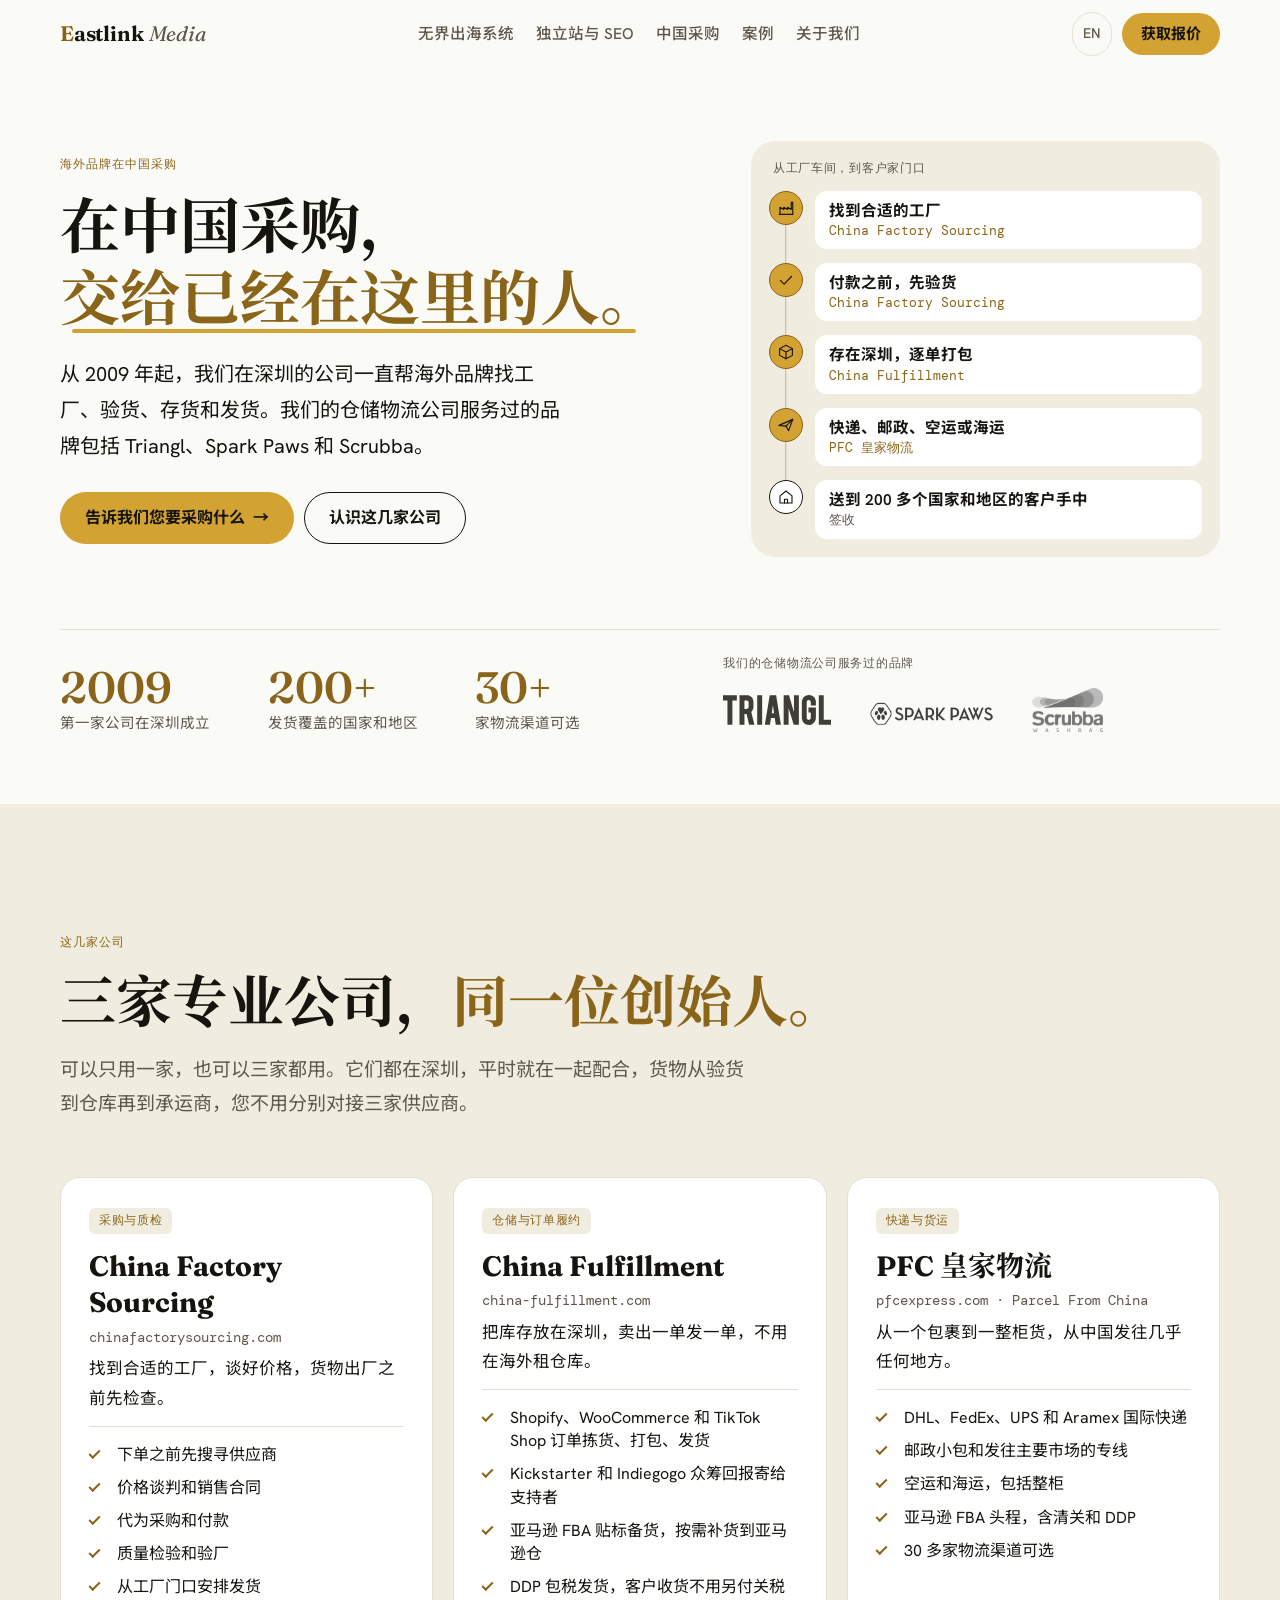
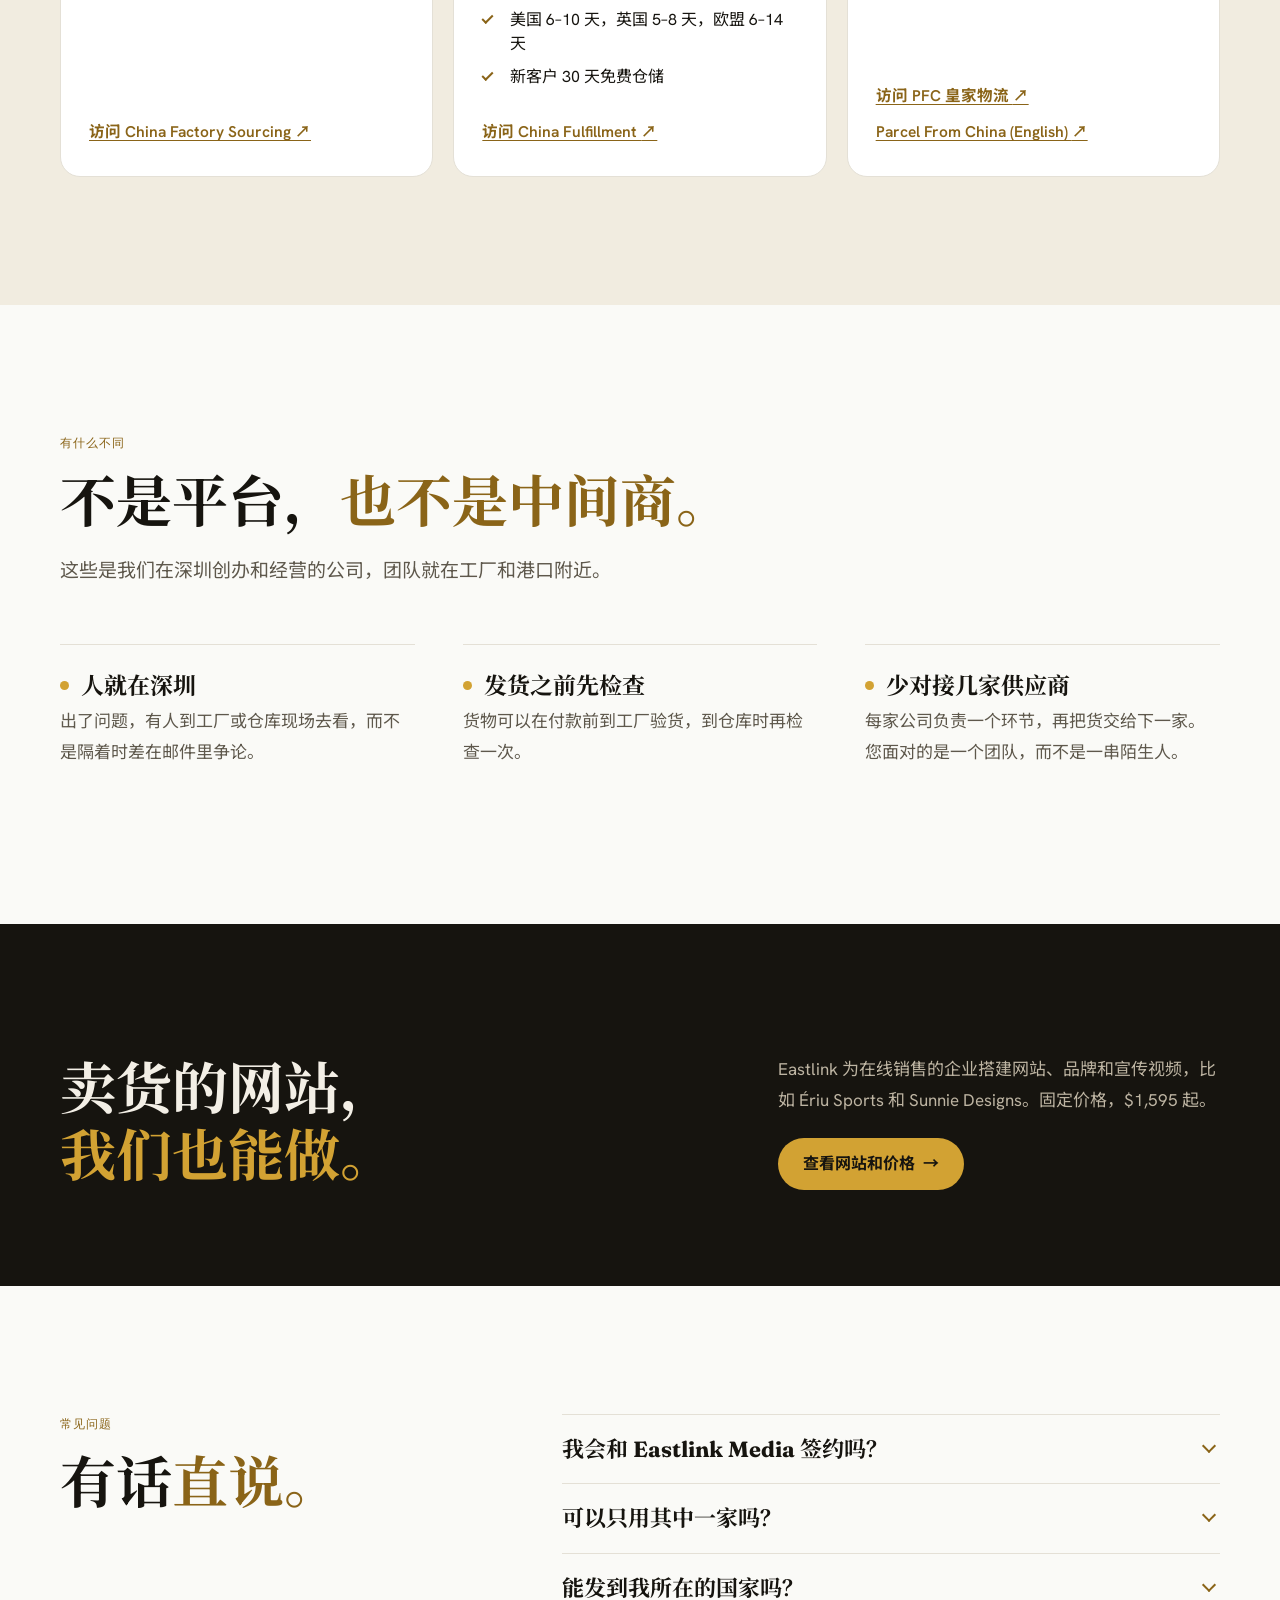
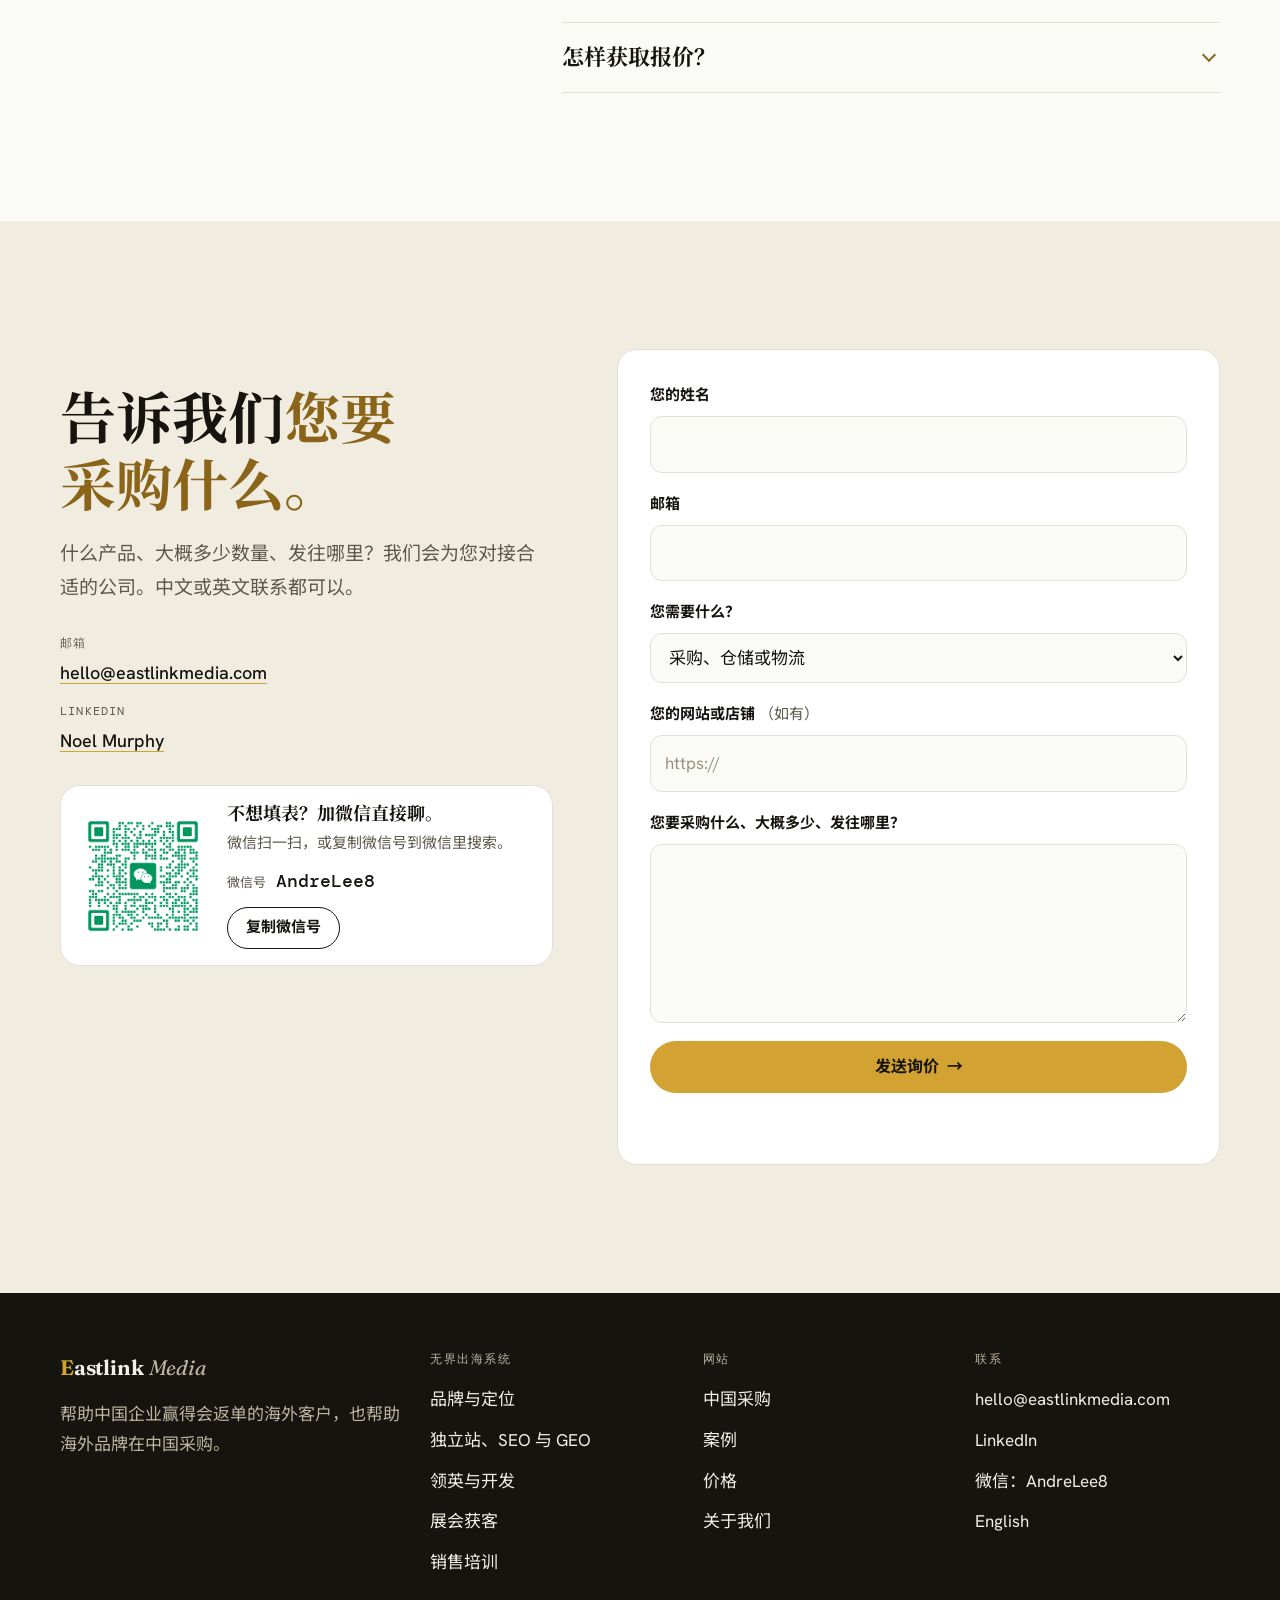
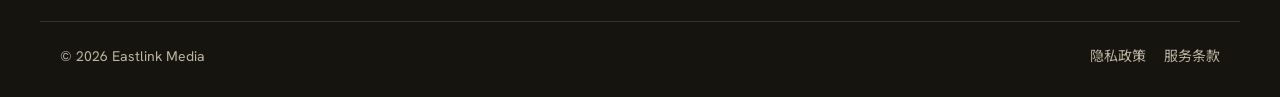
<file: zh/buy-from-china.html>
<!DOCTYPE html>
<html lang="zh-CN">
<head>
  <meta charset="UTF-8" />
  <meta name="viewport" content="width=device-width, initial-scale=1.0" />
  <title>在中国采购：找工厂、验货、仓储与国际物流 | Eastlink Media</title>
  <meta name="description" content="找工厂、验货、深圳仓储，以及发往 200 多个国家和地区的物流，由 Noel Murphy 自 2009 年起在深圳创办的公司提供：China Factory Sourcing、China Fulfillment 和 PFC 皇家物流。" />
  <meta name="theme-color" content="#FAFAF7" />

  <!-- Canonical & Hreflang -->
  <link rel="canonical" href="https://eastlinkmedia.com/zh/buy-from-china" />
  <link rel="alternate" hreflang="en" href="https://eastlinkmedia.com/buy-from-china" />
  <link rel="alternate" hreflang="zh" href="https://eastlinkmedia.com/zh/buy-from-china" />
  <link rel="alternate" hreflang="x-default" href="https://eastlinkmedia.com/buy-from-china" />

  <!-- Open Graph -->
  <meta property="og:title" content="在中国采购，交给已经在这里的人 | Eastlink Media" />
  <meta property="og:description" content="找工厂、验货、深圳仓储和发往 200 多个国家和地区的物流，由 2009 年起扎根深圳的公司提供。" />
  <meta property="og:url" content="https://eastlinkmedia.com/zh/buy-from-china" />
  <meta property="og:type" content="website" />
  <meta property="og:image" content="https://eastlinkmedia.com/images/og-zh.jpg" />
  <meta property="og:image:width" content="1200" />
  <meta property="og:image:height" content="630" />
  <meta property="og:locale" content="zh_CN" />
  <meta property="og:locale:alternate" content="en_GB" />
  <meta property="og:site_name" content="Eastlink Media" />

  <!-- Twitter Card -->
  <meta name="twitter:card" content="summary_large_image" />
  <meta name="twitter:title" content="在中国采购，交给已经在这里的人" />
  <meta name="twitter:description" content="找工厂、验货、深圳仓储和国际物流。" />
  <meta name="twitter:image" content="https://eastlinkmedia.com/images/og-zh.jpg" />

  <!-- Favicon -->
  <link rel="icon" href="/favicon.ico" sizes="32x32" />
  <link rel="icon" href="/favicon.svg" type="image/svg+xml" />
  <link rel="apple-touch-icon" href="/apple-touch-icon.png" />

  <!-- Schema.org structured data -->
  <script type="application/ld+json">
  {
    "@context": "https://schema.org",
    "@graph": [
      {
        "@type": "ItemList",
        "name": "Noel Murphy 在深圳创办的采购、仓储和物流公司",
        "inLanguage": "zh-CN",
        "itemListElement": [
          { "@type": "ListItem", "position": 1, "item": { "@type": "Organization", "name": "China Factory Sourcing", "url": "https://www.chinafactorysourcing.com/", "description": "深圳办公室提供供应商搜寻、价格谈判、销售合同、代采购、质量检验和验厂服务。" } },
          { "@type": "ListItem", "position": 2, "item": { "@type": "Organization", "name": "China Fulfillment", "url": "https://www.china-fulfillment.com/", "description": "深圳第三方仓储：电商、众筹和订阅盒订单履约，亚马逊 FBA 备货与集货，以及发往美国、英国和欧盟的 DDP 包税物流。" } },
          { "@type": "ListItem", "position": 3, "item": { "@type": "Organization", "name": "PFC 皇家物流", "alternateName": ["PFC Express", "Parcel From China"], "url": "https://www.pfcexpress.com/", "description": "从中国发出的国际快递、邮政小包、专线、空运和海运，30 多家物流渠道可选，含亚马逊 FBA 头程、清关和 DDP。" } }
        ]
      },
      {
        "@type": "BreadcrumbList",
        "itemListElement": [
          { "@type": "ListItem", "position": 1, "name": "首页", "item": "https://eastlinkmedia.com/zh/" },
          { "@type": "ListItem", "position": 2, "name": "中国采购", "item": "https://eastlinkmedia.com/zh/buy-from-china" }
        ]
      },
      {
        "@type": "FAQPage",
        "inLanguage": "zh-CN",
        "mainEntity": [
          { "@type": "Question", "name": "我会和 Eastlink Media 签约吗？", "acceptedAnswer": { "@type": "Answer", "text": "采购、仓储和物流服务，由对应的专业公司直接为您提供：China Factory Sourcing、China Fulfillment 或 PFC 皇家物流（Parcel From China）。每家公司都有自己的团队、价格和条款。Eastlink Media 是同一位创始人 Noel Murphy 创办的营销公司。" } },
          { "@type": "Question", "name": "可以只用其中一家吗？", "acceptedAnswer": { "@type": "Answer", "text": "可以，每家公司都可以单独合作。比如您自己找货源，只用 China Fulfillment 存货和发货。" } },
          { "@type": "Question", "name": "能发到我所在的国家吗？", "acceptedAnswer": { "@type": "Answer", "text": "我们的公司发货覆盖 200 多个国家和地区。China Fulfillment 公布的时效是：美国 6 到 10 天，英国 5 到 8 天，欧盟 6 到 14 天。" } },
          { "@type": "Question", "name": "怎样获取报价？", "acceptedAnswer": { "@type": "Answer", "text": "用本页的表单告诉我们您要采购什么、大概数量和目的地，我们会转给合适的公司。您也可以直接通过各公司的网站联系它们。" } }
        ]
      }
    ]
  }
  </script>

  <!-- Fonts: Latin faces as on the English site, Noto for Chinese characters -->
  <link rel="preload" href="/fonts/fraunces-v38-6NU78FyLNQOQZAnv9bYEvDiIdE9Ea92uemAk_WBq8U_9v0c2Wa0KxC9TeA.woff2" as="font" type="font/woff2" crossorigin />
  <link rel="preload" href="/fonts/hankengrotesk-v12-ieVn2YZDLWuGJpnzaiwFXS9tYtpd59A.woff2" as="font" type="font/woff2" crossorigin />
  <link rel="stylesheet" href="/css/fonts.css" />
  <link rel="stylesheet" href="/css/fonts-zh.css" />

  <!-- Styles -->
  <link rel="stylesheet" href="/css/site.css" />
  <script>document.documentElement.classList.add('js');</script>
</head>
<body>

  <a class="skip" href="#main">跳到正文</a>

  <!-- ===================== NAV ===================== -->
  <header class="nav" id="nav">
    <div class="wrap nav__bar">
      <a href="/zh/" class="logo" aria-label="Eastlink Media 首页">
        <span class="logo__e">E</span>astlink <span class="logo__media">Media</span>
      </a>

      <nav class="nav__links" aria-label="主导航">
        <a href="/zh/borderfree-system">无界出海系统</a>
        <a href="/zh/seo-geo-authority">独立站与 SEO</a>
        <a href="/zh/buy-from-china" aria-current="page">中国采购</a>
        <a href="/zh/#results">案例</a>
        <a href="/zh/#about">关于我们</a>
      </nav>

      <div class="nav__end">
        <a href="/buy-from-china" class="nav__lang" lang="en" hreflang="en" title="Switch to English">EN</a>
        <a href="#contact" class="btn btn--gold btn--sm nav__cta" data-service="Sourcing, fulfilment or shipping">获取报价</a>
        <button class="nav__burger" id="navBurger" aria-label="打开菜单" aria-expanded="false" aria-controls="mobileMenu">
          <span></span><span></span>
        </button>
      </div>
    </div>

    <div class="menu" id="mobileMenu" hidden>
      <nav class="wrap menu__inner" aria-label="移动端导航">
        <a href="/zh/borderfree-system">无界出海系统</a>
        <a href="/zh/seo-geo-authority">独立站与 SEO</a>
        <a href="/zh/buy-from-china" aria-current="page">中国采购</a>
        <a href="/zh/#results">案例</a>
        <a href="/zh/#prices">价格</a>
        <a href="/zh/#about">关于我们</a>
        <a href="#contact" class="btn btn--gold" data-service="Sourcing, fulfilment or shipping">获取报价</a>
        <div class="menu__foot">
          <a href="mailto:hello@eastlinkmedia.com">hello@eastlinkmedia.com</a>
          <a href="/buy-from-china" lang="en" hreflang="en">English</a>
        </div>
      </nav>
    </div>
  </header>

  <main id="main">

    <!-- ===================== HERO ===================== -->
    <section class="hero" id="top">
      <div class="wrap hero__grid">
        <div class="hero__copy">
          <p class="eyebrow rv">海外品牌在中国采购</p>
          <h1 class="hero__h1 hero__h1--page rv"><span class="ph">在中国采购，</span><em class="sweep">交给已经在这里的人。</em></h1>
          <p class="hero__sub rv">从 2009 年起，我们在深圳的公司一直帮海外品牌找工厂、验货、存货和发货。我们的仓储物流公司服务过的品牌包括 Triangl、Spark Paws 和 Scrubba。</p>
          <div class="hero__ctas rv">
            <a href="#contact" class="btn btn--gold" data-service="Sourcing, fulfilment or shipping">告诉我们您要采购什么 <span aria-hidden="true">→</span></a>
            <a href="#companies" class="btn btn--line">认识这几家公司</a>
          </div>
        </div>

        <figure class="chain rv" aria-labelledby="chain-cap">
          <figcaption class="chain__cap" id="chain-cap">从工厂车间，到客户家门口</figcaption>
          <div class="link link--co">
            <span class="link__dot" aria-hidden="true"><svg viewBox="0 0 24 24"><path d="M3 20.5h18"/><path d="M4 20.5V11l5 3v-3l5 3v-3l5 3V4.5h2v16"/></svg></span>
            <span class="link__body"><span class="link__step">找到合适的工厂</span><span class="link__who">China Factory Sourcing</span></span>
          </div>
          <div class="link link--co">
            <span class="link__dot" aria-hidden="true"><svg viewBox="0 0 24 24"><path d="M4.5 12.5l5 5L19.5 7"/></svg></span>
            <span class="link__body"><span class="link__step">付款之前，先验货</span><span class="link__who">China Factory Sourcing</span></span>
          </div>
          <div class="link link--co">
            <span class="link__dot" aria-hidden="true"><svg viewBox="0 0 24 24"><path d="M3.5 7.5 12 3l8.5 4.5v9L12 21l-8.5-4.5z"/><path d="M3.5 7.5 12 12l8.5-4.5M12 12v9"/></svg></span>
            <span class="link__body"><span class="link__step">存在深圳，逐单打包</span><span class="link__who">China Fulfillment</span></span>
          </div>
          <div class="link link--co">
            <span class="link__dot" aria-hidden="true"><svg viewBox="0 0 24 24"><path d="M2.5 12.5 21 4.5l-5.5 15-3.5-6z"/><path d="M12 13.5 21 4.5"/></svg></span>
            <span class="link__body"><span class="link__step">快递、邮政、空运或海运</span><span class="link__who">PFC 皇家物流</span></span>
          </div>
          <div class="link">
            <span class="link__dot" aria-hidden="true"><svg viewBox="0 0 24 24"><path d="M4 10.5 12 4l8 6.5V20H4z"/><path d="M10 20v-5h4v5"/></svg></span>
            <span class="link__body"><span class="link__step">送到 200 多个国家和地区的客户手中</span><span class="link__who">签收</span></span>
          </div>
          <span class="chain__parcel" aria-hidden="true"></span>
        </figure>
      </div>

      <div class="wrap proofbar rv">
        <dl class="stats">
          <div><dt>第一家公司在深圳成立</dt><dd>2009</dd></div>
          <div><dt>发货覆盖的国家和地区</dt><dd>200+</dd></div>
          <div><dt>家物流渠道可选</dt><dd>30+</dd></div>
        </dl>
        <div class="logos">
          <p class="logos__label">我们的仓储物流公司服务过的品牌</p>
          <ul>
            <li><img src="/images/brands/triangl.svg" alt="Triangl" width="90" height="25" /></li>
            <li><img src="/images/brands/sparkpaws.png" alt="Spark Paws" width="411" height="96" /></li>
            <li><img class="logo--tall" src="/images/brands/scrubba.png" alt="Scrubba" width="195" height="120" /></li>
          </ul>
        </div>
      </div>
    </section>

    <!-- ===================== THE COMPANIES ===================== -->
    <section class="sec sec--linen" id="companies" aria-labelledby="co-h">
      <div class="wrap">
        <div class="head">
          <p class="eyebrow rv">这几家公司</p>
          <h2 class="h2 rv" id="co-h">三家专业公司，<em>同一位创始人。</em></h2>
          <p class="lede rv">可以只用一家，也可以三家都用。它们都在深圳，平时就在一起配合，货物从验货到仓库再到承运商，您不用分别对接三家供应商。</p>
        </div>
        <div class="cos">
          <article class="co rv">
            <p class="co__role">采购与质检</p>
            <h3>China Factory Sourcing</h3>
            <p class="co__url">chinafactorysourcing.com</p>
            <p class="co__for">找到合适的工厂，谈好价格，货物出厂之前先检查。</p>
            <ul class="ticks">
              <li>下单之前先搜寻供应商</li>
              <li>价格谈判和销售合同</li>
              <li>代为采购和付款</li>
              <li>质量检验和验厂</li>
              <li>从工厂门口安排发货</li>
            </ul>
            <p class="co__links"><a href="https://www.chinafactorysourcing.com/" target="_blank" rel="noopener">访问 China Factory Sourcing <span aria-hidden="true">↗</span></a></p>
          </article>

          <article class="co rv">
            <p class="co__role">仓储与订单履约</p>
            <h3>China Fulfillment</h3>
            <p class="co__url">china-fulfillment.com</p>
            <p class="co__for">把库存放在深圳，卖出一单发一单，不用在海外租仓库。</p>
            <ul class="ticks">
              <li>Shopify、WooCommerce 和 TikTok Shop 订单拣货、打包、发货</li>
              <li>Kickstarter 和 Indiegogo 众筹回报寄给支持者</li>
              <li>亚马逊 FBA 贴标备货，按需补货到亚马逊仓</li>
              <li>DDP 包税发货，客户收货不用另付关税</li>
              <li>美国 6–10 天，英国 5–8 天，欧盟 6–14 天</li>
              <li>新客户 30 天免费仓储</li>
            </ul>
            <p class="co__links"><a href="https://www.china-fulfillment.com/" target="_blank" rel="noopener">访问 China Fulfillment <span aria-hidden="true">↗</span></a></p>
          </article>

          <article class="co rv">
            <p class="co__role">快递与货运</p>
            <h3>PFC 皇家物流</h3>
            <p class="co__url">pfcexpress.com · Parcel From China</p>
            <p class="co__for">从一个包裹到一整柜货，从中国发往几乎任何地方。</p>
            <ul class="ticks">
              <li>DHL、FedEx、UPS 和 Aramex 国际快递</li>
              <li>邮政小包和发往主要市场的专线</li>
              <li>空运和海运，包括整柜</li>
              <li>亚马逊 FBA 头程，含清关和 DDP</li>
              <li>30 多家物流渠道可选</li>
            </ul>
            <p class="co__links"><a href="https://www.pfcexpress.com/" target="_blank" rel="noopener">访问 PFC 皇家物流 <span aria-hidden="true">↗</span></a><a href="https://www.parcelfromchina.com/" target="_blank" rel="noopener" lang="en">Parcel From China (English) <span aria-hidden="true">↗</span></a></p>
          </article>
        </div>
      </div>
    </section>

    <!-- ===================== WHY ===================== -->
    <section class="sec" id="why" aria-labelledby="why-h">
      <div class="wrap">
        <div class="head">
          <p class="eyebrow rv">有什么不同</p>
          <h2 class="h2 rv" id="why-h">不是平台，<em>也不是中间商。</em></h2>
          <p class="lede rv">这些是我们在深圳创办和经营的公司，团队就在工厂和港口附近。</p>
        </div>
        <ul class="feats">
          <li class="feat rv">
            <h3>人就在深圳</h3>
            <p>出了问题，有人到工厂或仓库现场去看，而不是隔着时差在邮件里争论。</p>
          </li>
          <li class="feat rv">
            <h3>发货之前先检查</h3>
            <p>货物可以在付款前到工厂验货，到仓库时再检查一次。</p>
          </li>
          <li class="feat rv">
            <h3>少对接几家供应商</h3>
            <p>每家公司负责一个环节，再把货交给下一家。您面对的是一个团队，而不是一串陌生人。</p>
          </li>
        </ul>
      </div>
    </section>

    <!-- ===================== ALSO SELLING ===================== -->
    <section class="sec sec--night sec--tight" id="brand" aria-labelledby="brand-h">
      <div class="wrap band">
        <div>
          <p class="eyebrow rv">不只是采购，还要做品牌？</p>
          <h2 class="h2 rv" id="brand-h">卖货的网站，<em>我们也能做。</em></h2>
        </div>
        <div class="band__side rv">
          <p>Eastlink 为在线销售的企业搭建网站、品牌和宣传视频，比如 Ériu Sports 和 Sunnie Designs。固定价格，$1,595 起。</p>
          <a href="/zh/seo-geo-authority" class="btn btn--gold">查看网站和价格 <span aria-hidden="true">→</span></a>
        </div>
      </div>
    </section>

    <!-- ===================== FAQ ===================== -->
    <section class="sec" id="faq" aria-labelledby="f-h">
      <div class="wrap faq-wrap">
        <div class="head">
          <p class="eyebrow rv">常见问题</p>
          <h2 class="h2 rv" id="f-h">有话<em>直说。</em></h2>
        </div>
        <div class="faq">
          <details class="rv">
            <summary>我会和 Eastlink Media 签约吗？</summary>
            <p>采购、仓储和物流服务，由对应的专业公司直接为您提供：China Factory Sourcing、China Fulfillment 或 PFC 皇家物流（Parcel From China）。每家公司都有自己的团队、价格和条款。Eastlink Media 是同一位创始人 Noel Murphy 创办的营销公司。</p>
          </details>
          <details class="rv">
            <summary>可以只用其中一家吗？</summary>
            <p>可以，每家公司都可以单独合作。比如您自己找货源，只用 China Fulfillment 存货和发货。</p>
          </details>
          <details class="rv">
            <summary>能发到我所在的国家吗？</summary>
            <p>我们的公司发货覆盖 200 多个国家和地区。China Fulfillment 公布的时效是：美国 6 到 10 天，英国 5 到 8 天，欧盟 6 到 14 天。</p>
          </details>
          <details class="rv">
            <summary>怎样获取报价？</summary>
            <p>用下面的表单告诉我们您要采购什么、大概数量和目的地，我们会转给合适的公司。您也可以直接通过各公司的网站联系它们。</p>
          </details>
        </div>
      </div>
    </section>

    <!-- ===================== CONTACT ===================== -->
    <section class="sec sec--linen" id="contact" aria-labelledby="c-h">
      <div class="wrap contact">
        <div class="contact__copy">
          <p class="eyebrow rv">获取报价</p>
          <h2 class="h2 rv" id="c-h">告诉我们<em>您要采购什么。</em></h2>
          <p class="lede rv">什么产品、大概多少数量、发往哪里？我们会为您对接合适的公司。中文或英文联系都可以。</p>
          <ul class="contact__list rv">
            <li><span>邮箱</span><a href="mailto:hello@eastlinkmedia.com">hello@eastlinkmedia.com</a></li>
            <li><span>LinkedIn</span><a href="https://www.linkedin.com/in/noel-murphy-ecommerce-china/" target="_blank" rel="noopener">Noel Murphy</a></li>
          </ul>
          <div class="wechat rv">
            <img class="wechat__qr" src="/images/wechat-andrelee8.png" width="652" height="652" alt="微信二维码：扫码添加 AndreLee8" loading="lazy" decoding="async" />
            <div>
              <p class="wechat__h">不想填表？加微信直接聊。</p>
              <p class="wechat__p">微信扫一扫，或复制微信号到微信里搜索。</p>
              <p class="wechat__id"><span>微信号</span><b lang="en">AndreLee8</b></p>
              <button type="button" class="btn btn--line btn--sm wechat__copy" data-copy="AndreLee8">复制微信号</button>
              <p class="wechat__status" role="status" aria-live="polite"></p>
            </div>
          </div>
        </div>

        <form id="contactForm" class="form rv" novalidate>
          <div class="hp" aria-hidden="true"><label for="fcompany">请勿填写此项</label><input type="text" id="fcompany" name="company" tabindex="-1" autocomplete="off" /></div>
          <div class="field">
            <label for="fname">您的姓名</label>
            <input type="text" id="fname" name="name" autocomplete="name" maxlength="100" required />
          </div>
          <div class="field">
            <label for="femail">邮箱</label>
            <input type="email" id="femail" name="email" autocomplete="email" maxlength="254" required />
          </div>
          <div class="field">
            <label for="fservice">您需要什么？</label>
            <select id="fservice" name="service">
              <option value="Sourcing, fulfilment or shipping" selected>采购、仓储或物流</option>
              <option value="Finding a factory and quality checks">找工厂和验货</option>
              <option value="Warehousing and order fulfilment">仓储和订单履约</option>
              <option value="Shipping and freight">快递与货运</option>
              <option value="A website or brand for my business">为我的企业做网站或品牌</option>
              <option value="Not sure yet">还不确定</option>
            </select>
          </div>
          <div class="field">
            <label for="fsite">您的网站或店铺 <span class="opt">（如有）</span></label>
            <input type="url" id="fsite" name="website" inputmode="url" autocomplete="url" maxlength="200" placeholder="https://" />
          </div>
          <div class="field">
            <label for="fmessage">您要采购什么、大概多少、发往哪里？</label>
            <textarea id="fmessage" name="message" rows="5" maxlength="5000" required></textarea>
          </div>
          <button type="submit" class="btn btn--gold btn--full">发送询价 <span aria-hidden="true">→</span></button>
          <p class="form__status" id="formStatus" role="status" aria-live="polite"></p>
        </form>
      </div>
    </section>

  </main>

  <!-- ===================== FOOTER ===================== -->
  <footer class="foot">
    <div class="wrap foot__grid foot__grid--4">
      <div class="foot__brand">
        <a href="/zh/" class="logo"><span class="logo__e">E</span>astlink <span class="logo__media">Media</span></a>
        <p>帮助中国企业赢得会返单的海外客户，也帮助海外品牌在中国采购。</p>
      </div>
      <nav class="foot__col" aria-label="无界出海系统">
        <h3>无界出海系统</h3>
        <a href="/zh/borderfree-system#brand">品牌与定位</a>
        <a href="/zh/seo-geo-authority">独立站、SEO 与 GEO</a>
        <a href="/zh/borderfree-system#linkedin">领英与开发</a>
        <a href="/zh/borderfree-system#trade-shows">展会获客</a>
        <a href="/zh/borderfree-system#training">销售培训</a>
      </nav>
      <nav class="foot__col" aria-label="页脚导航">
        <h3>网站</h3>
        <a href="/zh/buy-from-china">中国采购</a>
        <a href="/zh/#results">案例</a>
        <a href="/zh/#prices">价格</a>
        <a href="/zh/#about">关于我们</a>
      </nav>
      <div class="foot__col">
        <h3>联系</h3>
        <a href="mailto:hello@eastlinkmedia.com">hello@eastlinkmedia.com</a>
        <a href="https://www.linkedin.com/in/noel-murphy-ecommerce-china/" target="_blank" rel="noopener">LinkedIn</a>
        <a href="#contact">微信：AndreLee8</a>
        <a href="/buy-from-china" lang="en" hreflang="en">English</a>
      </div>
    </div>
    <div class="wrap foot__base">
      <span>© 2026 Eastlink Media</span>
      <span class="foot__legal"><a href="/privacy-policy">隐私政策</a><a href="/terms-of-service">服务条款</a></span>
    </div>
  </footer>

  <script src="/js/site.js"></script>
</body>
</html>
</file>
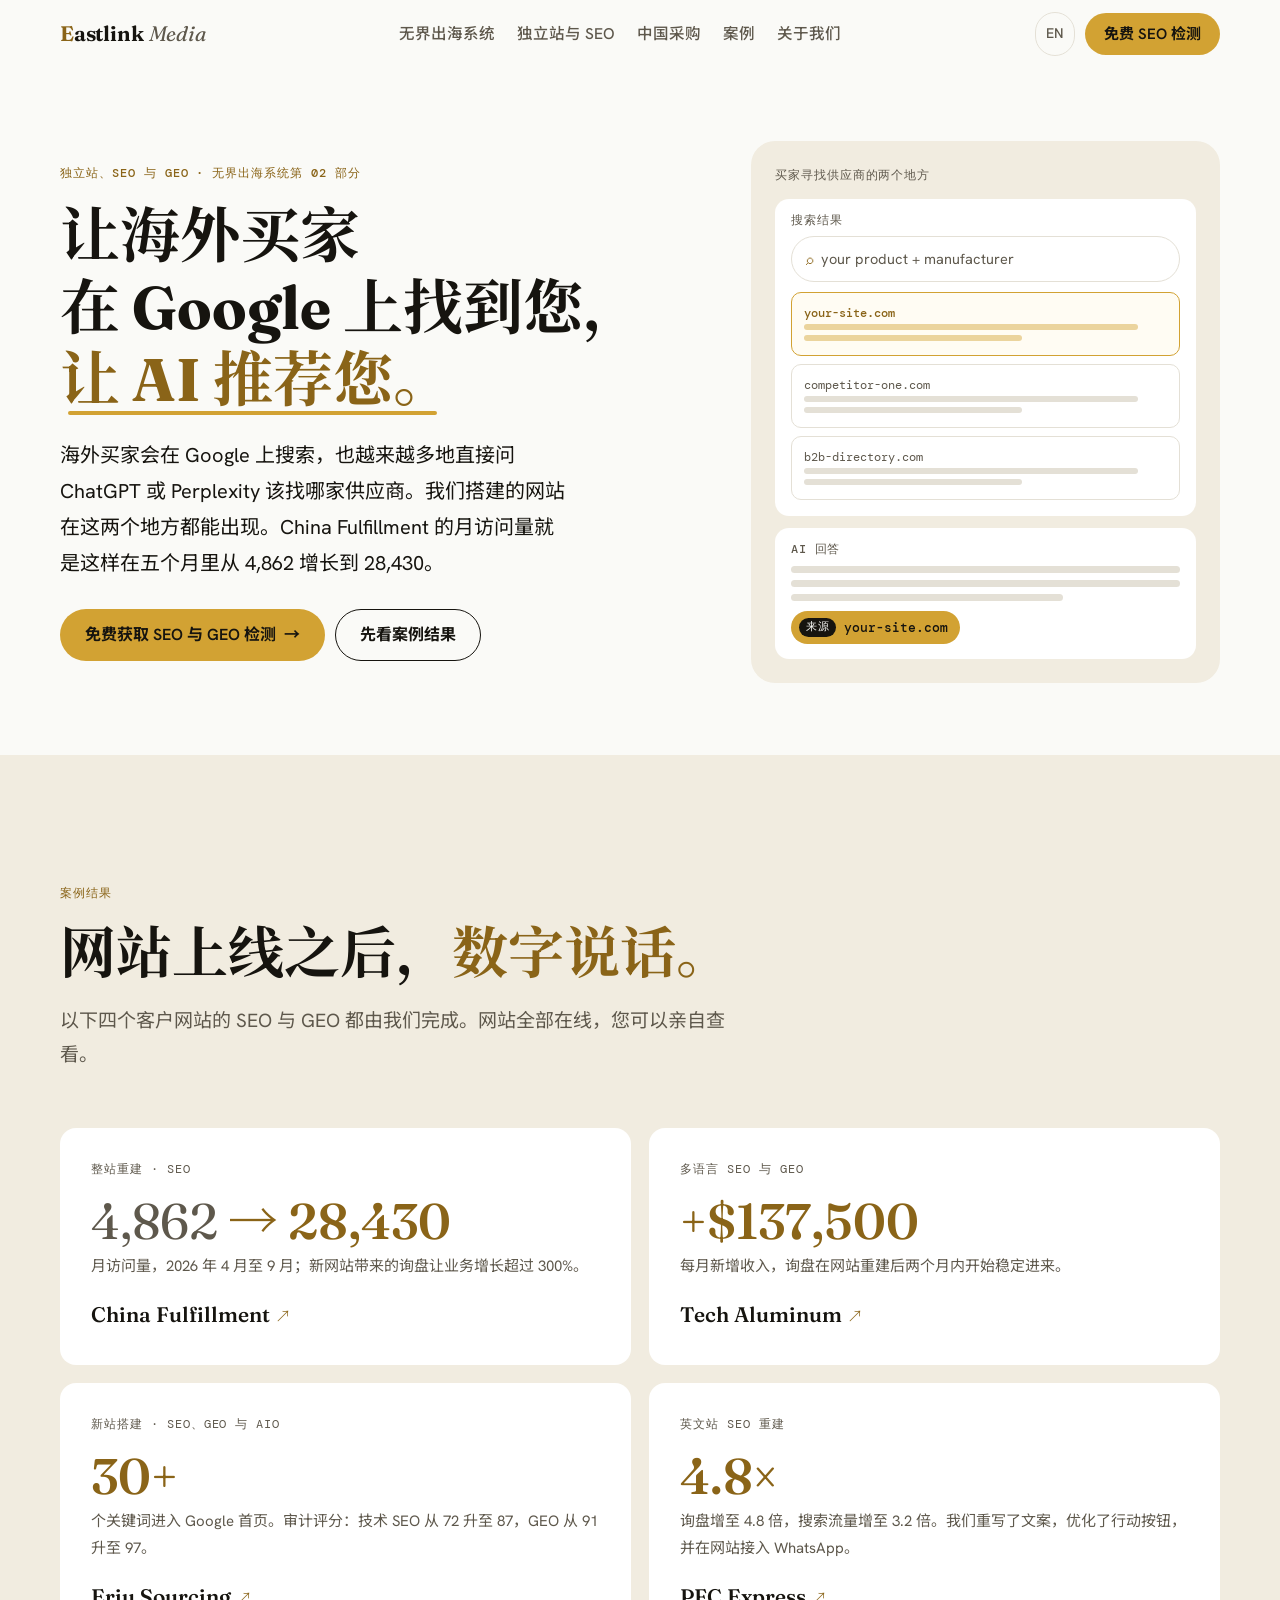
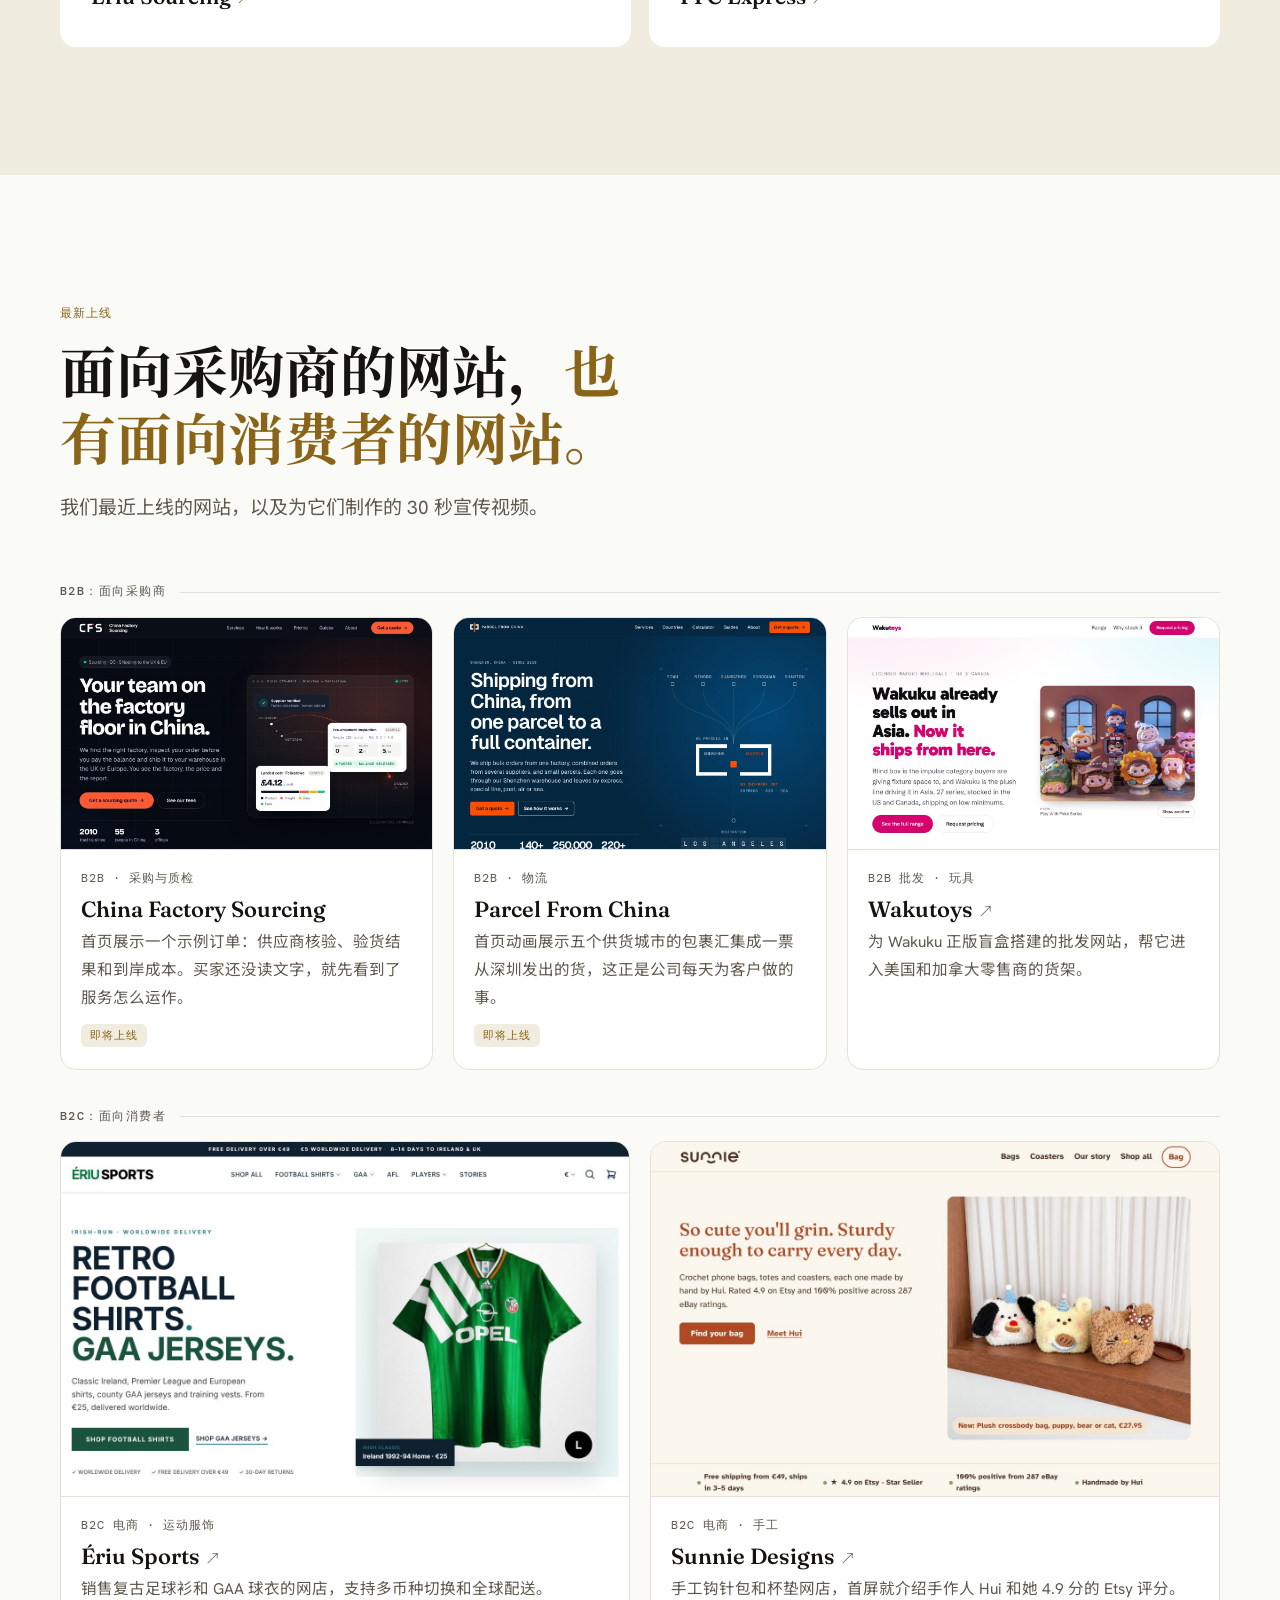
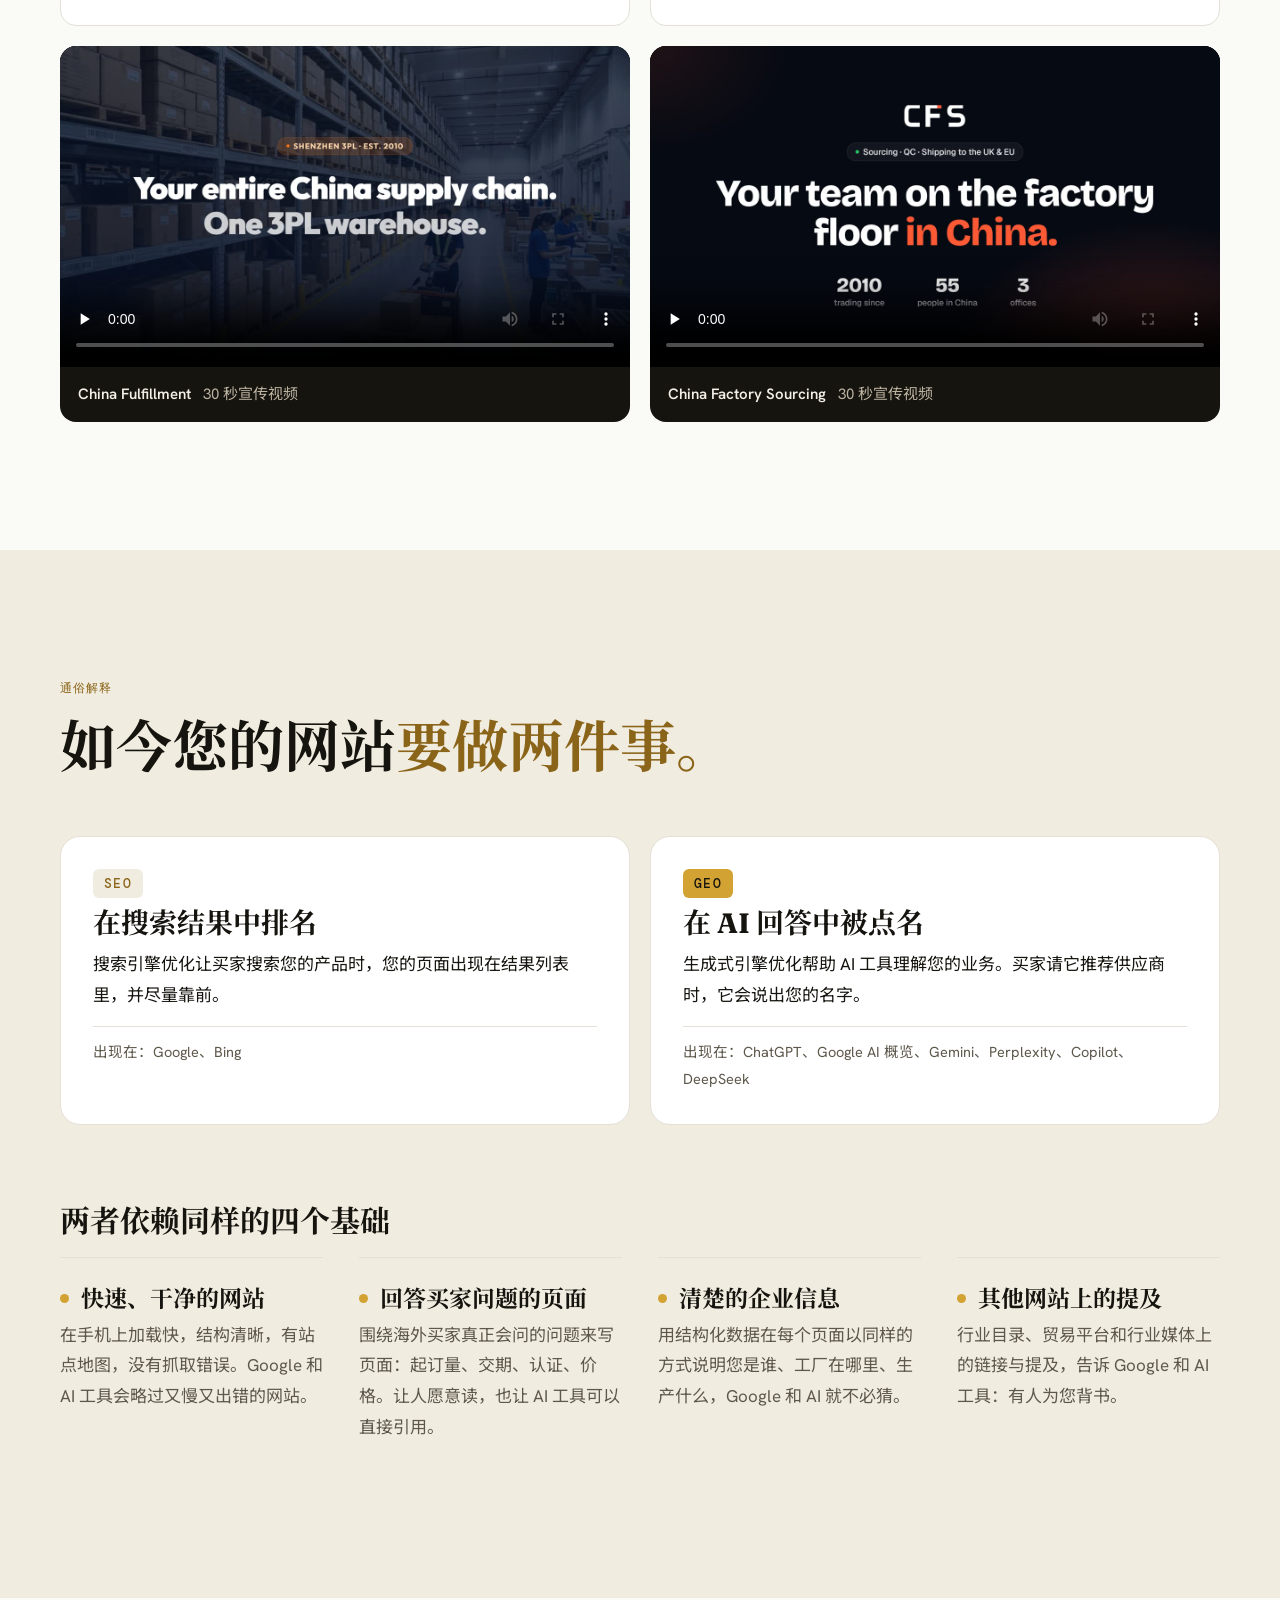
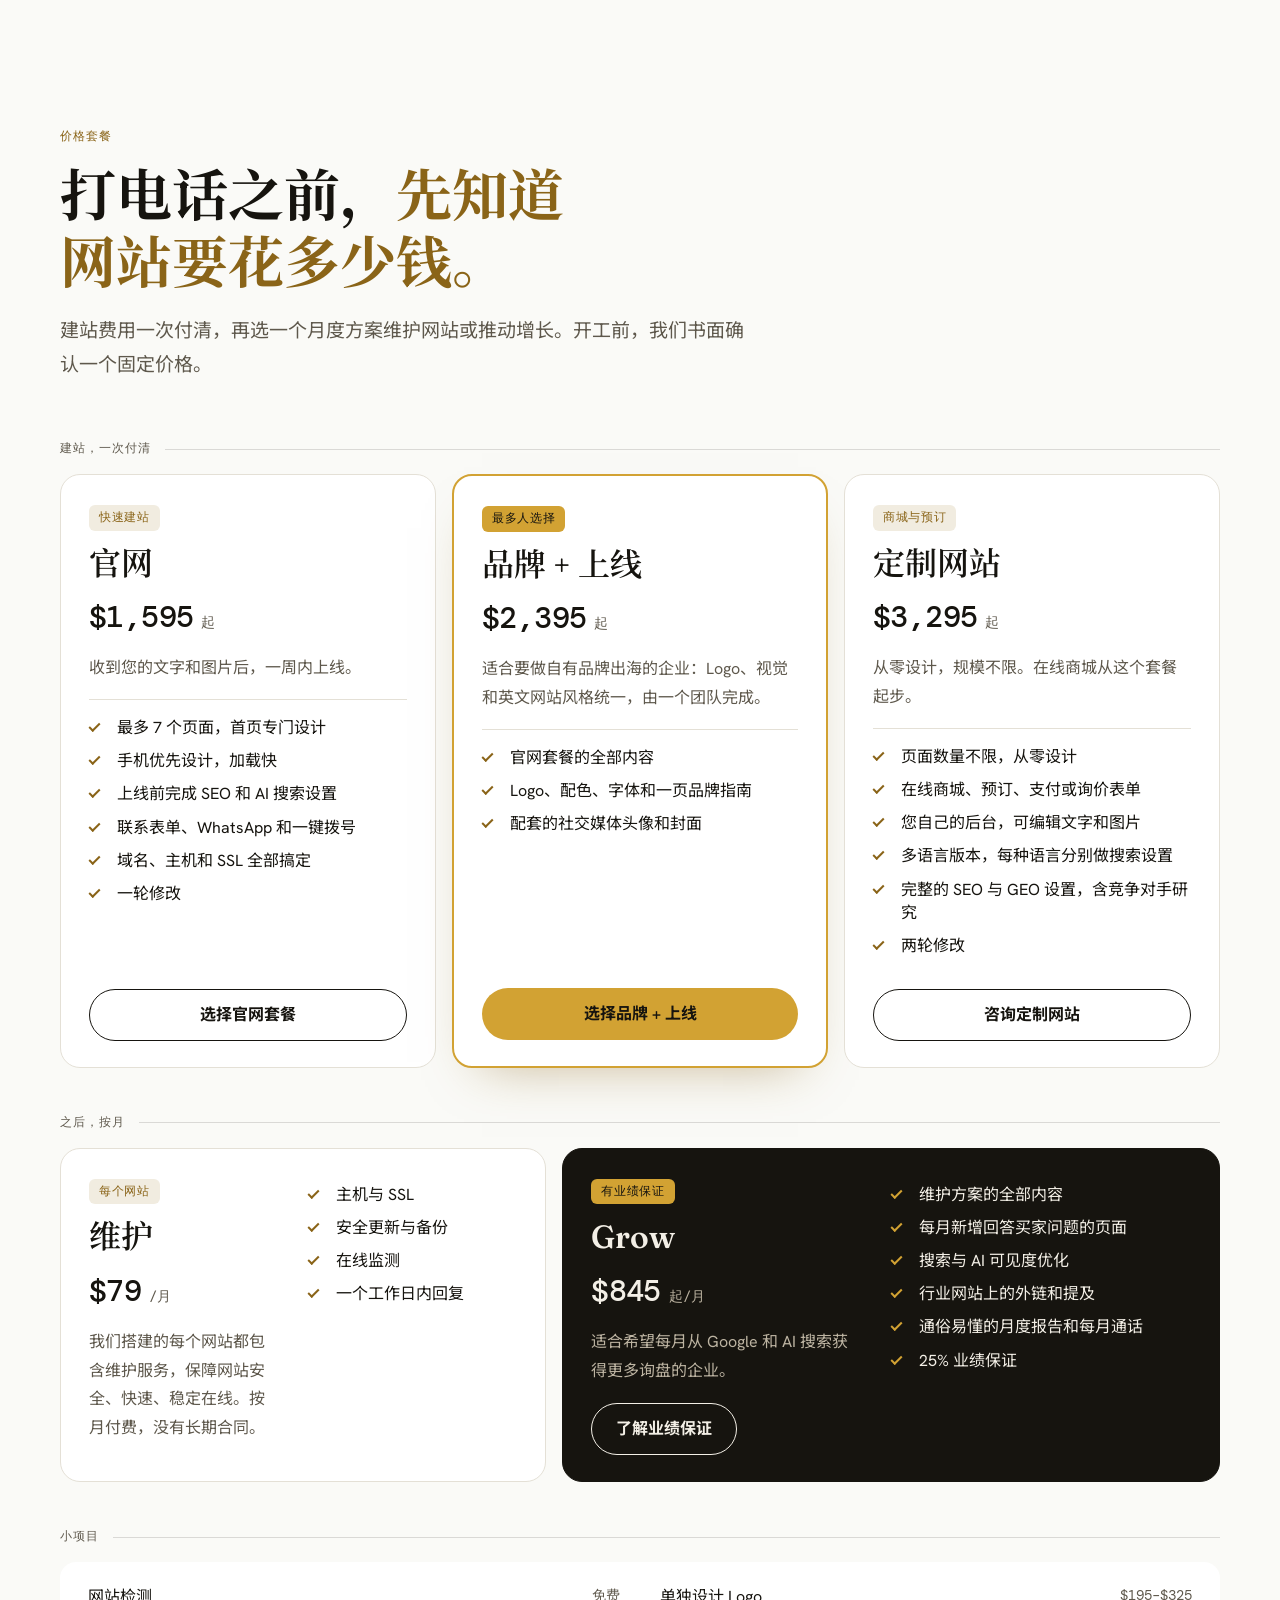
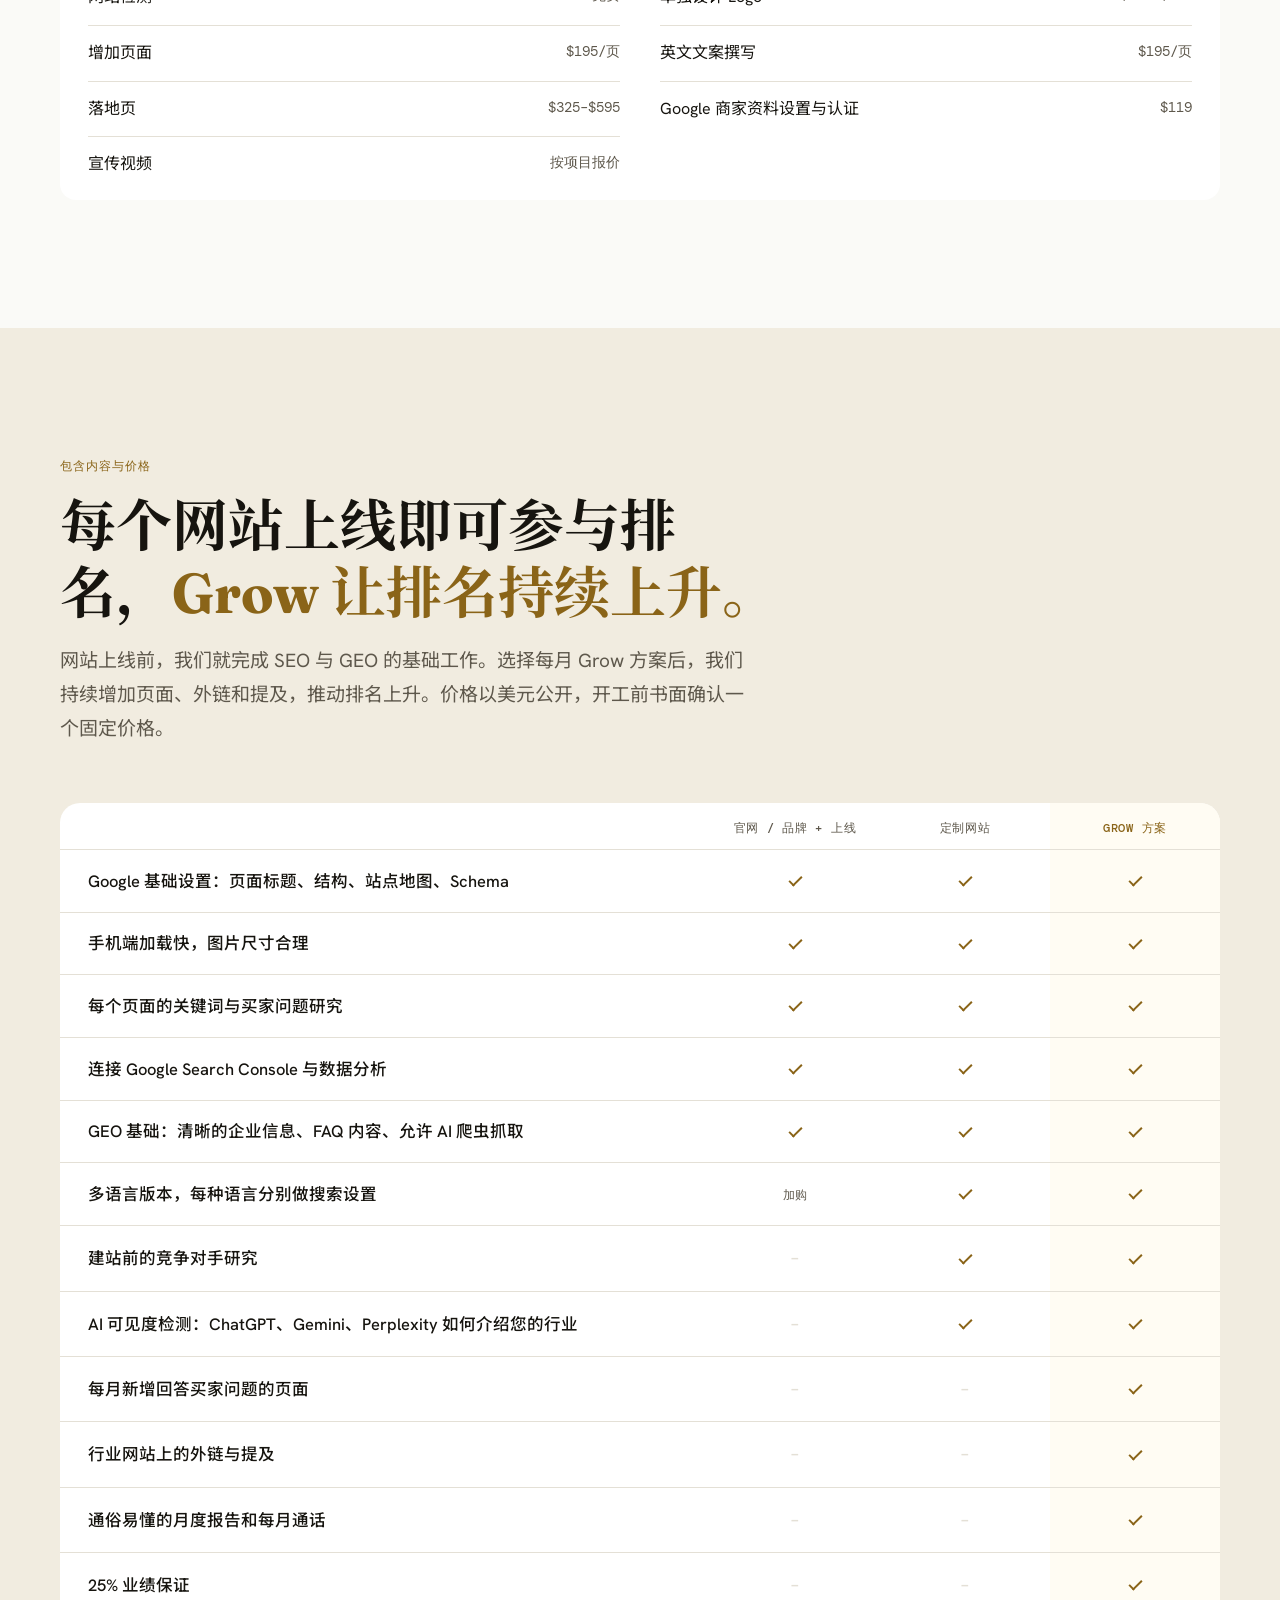
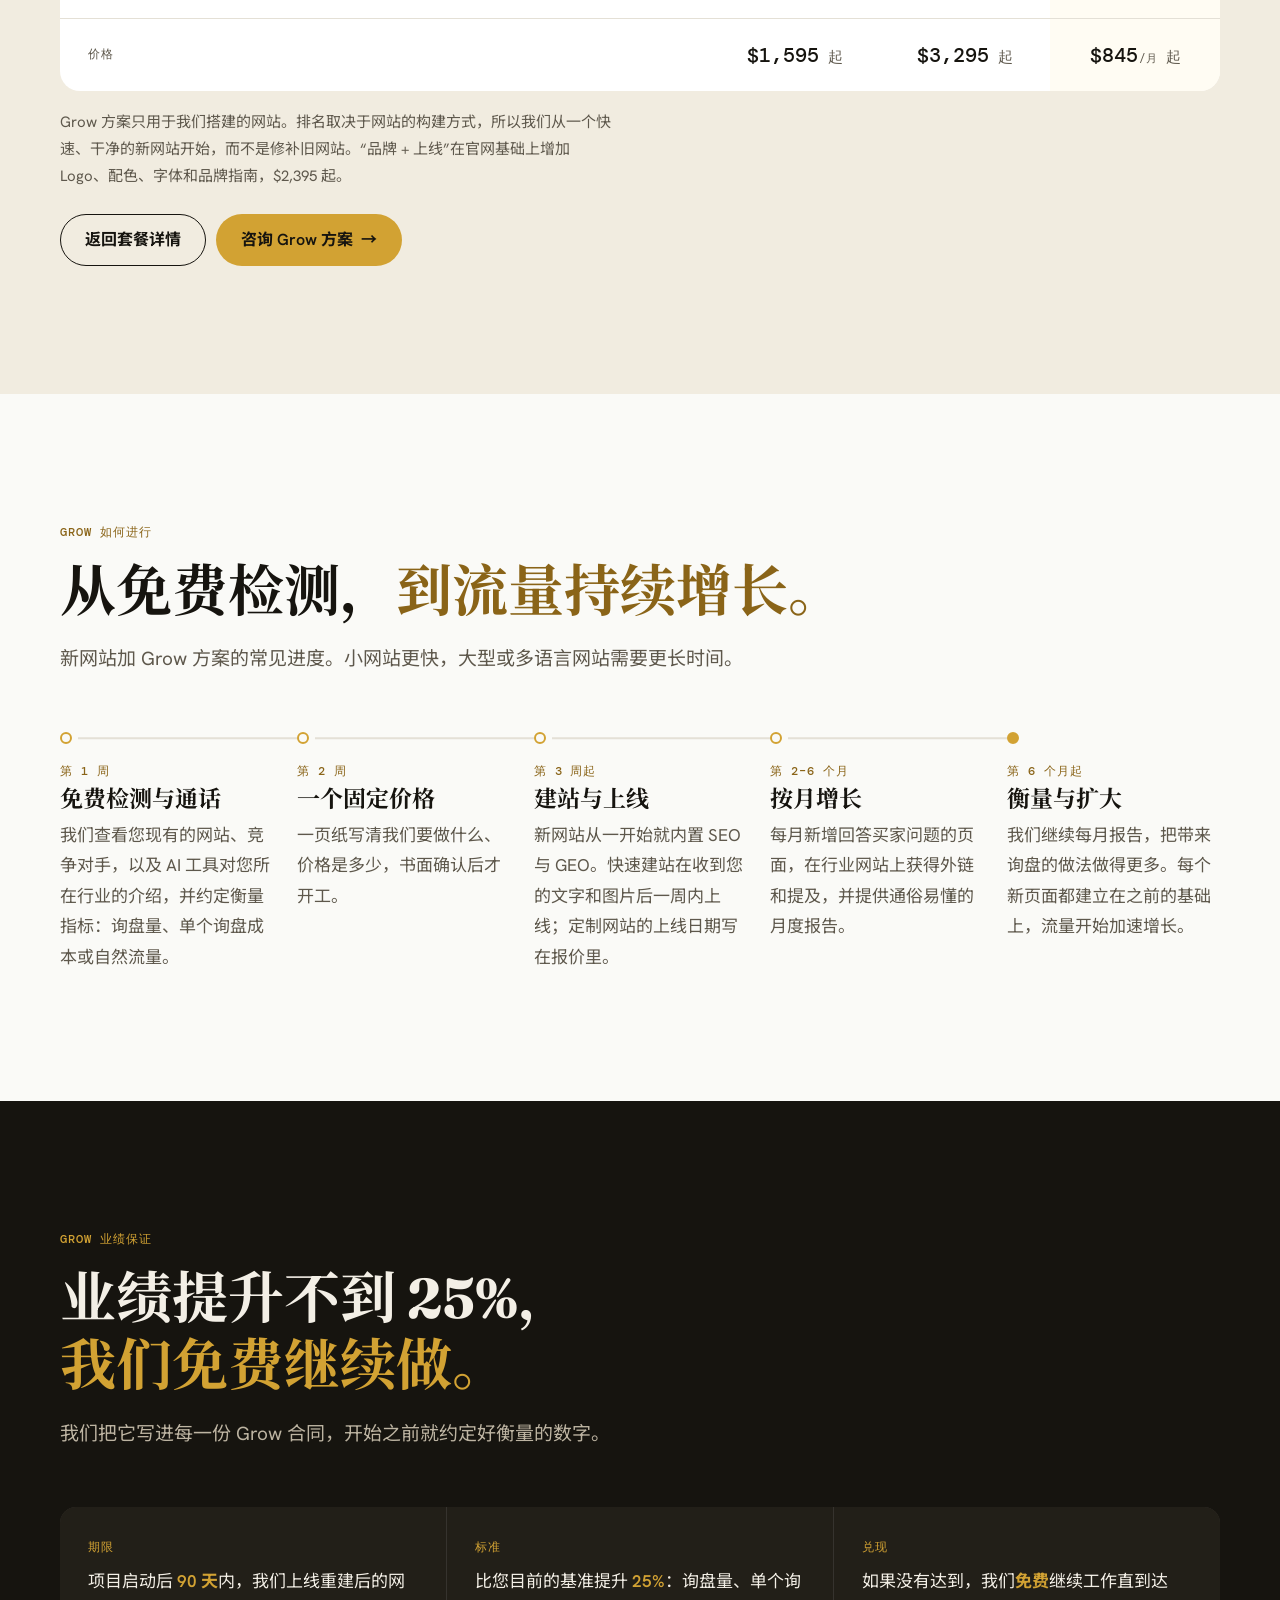
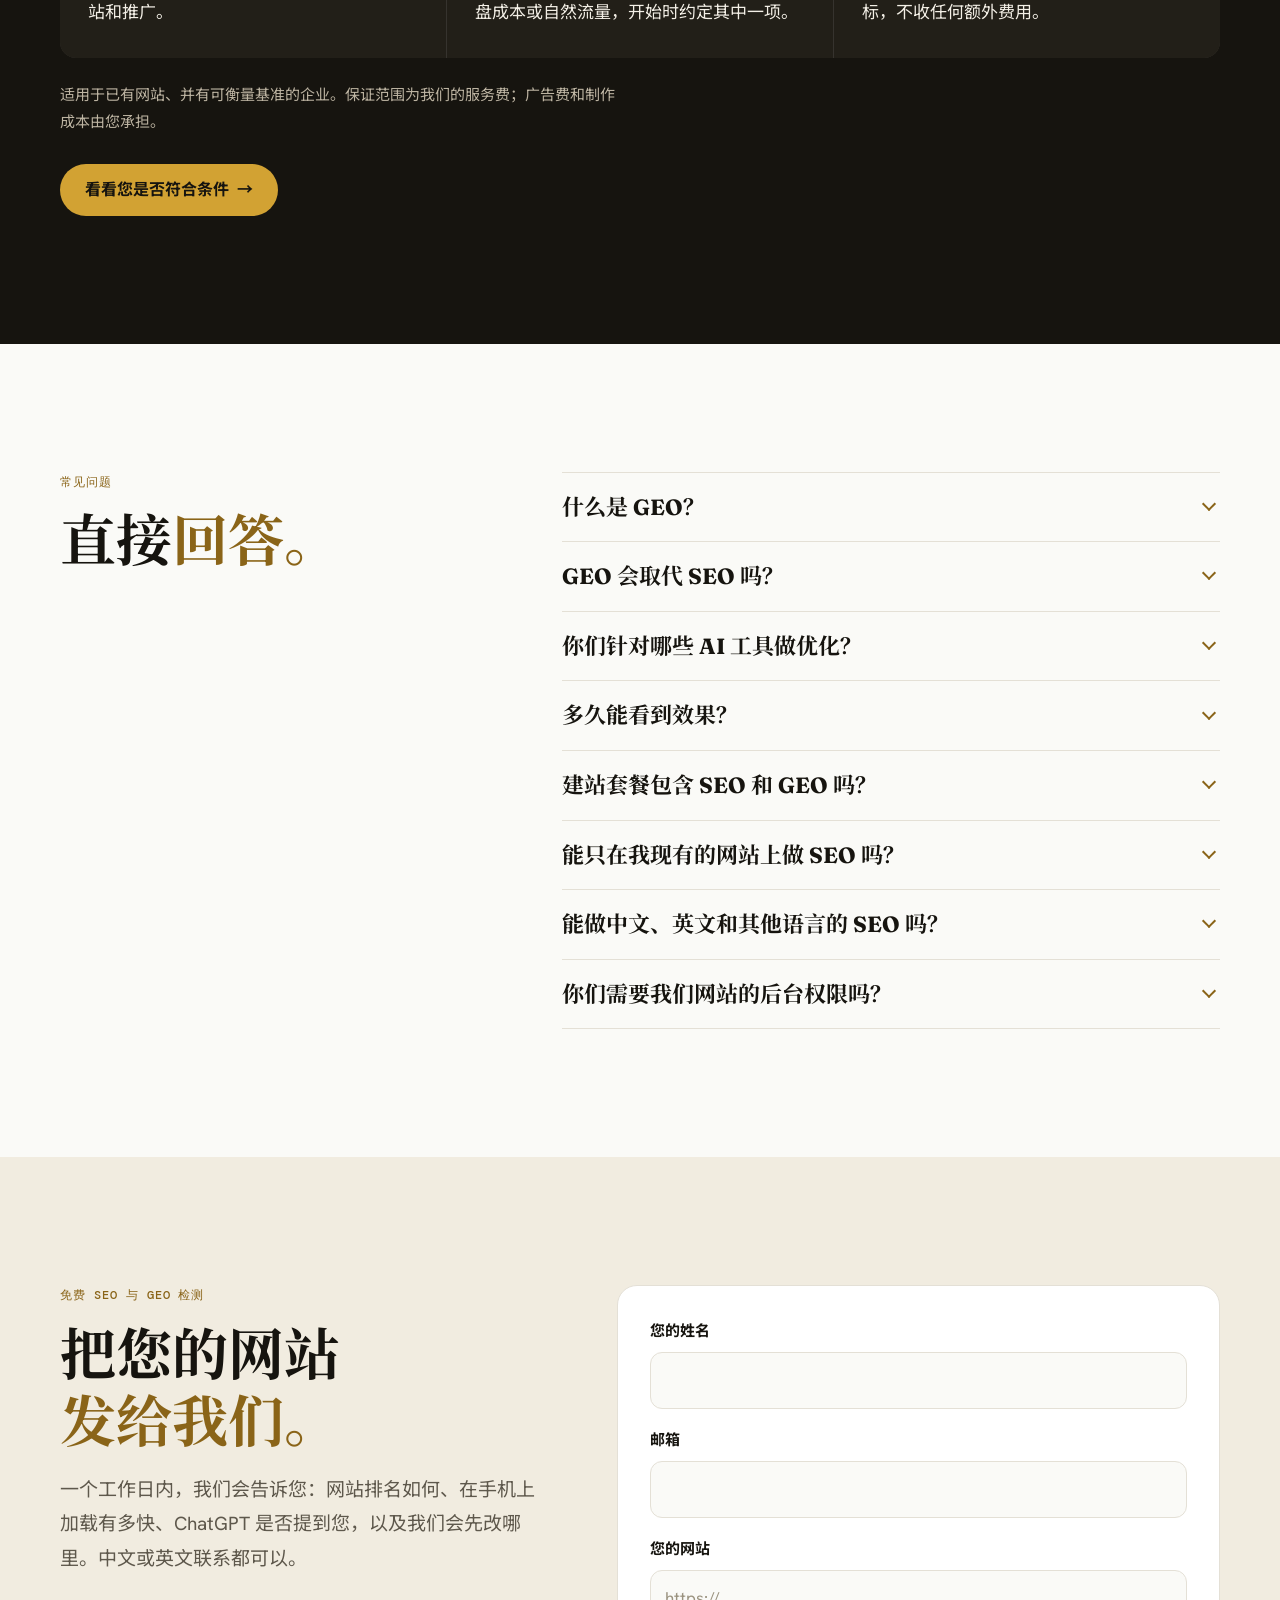
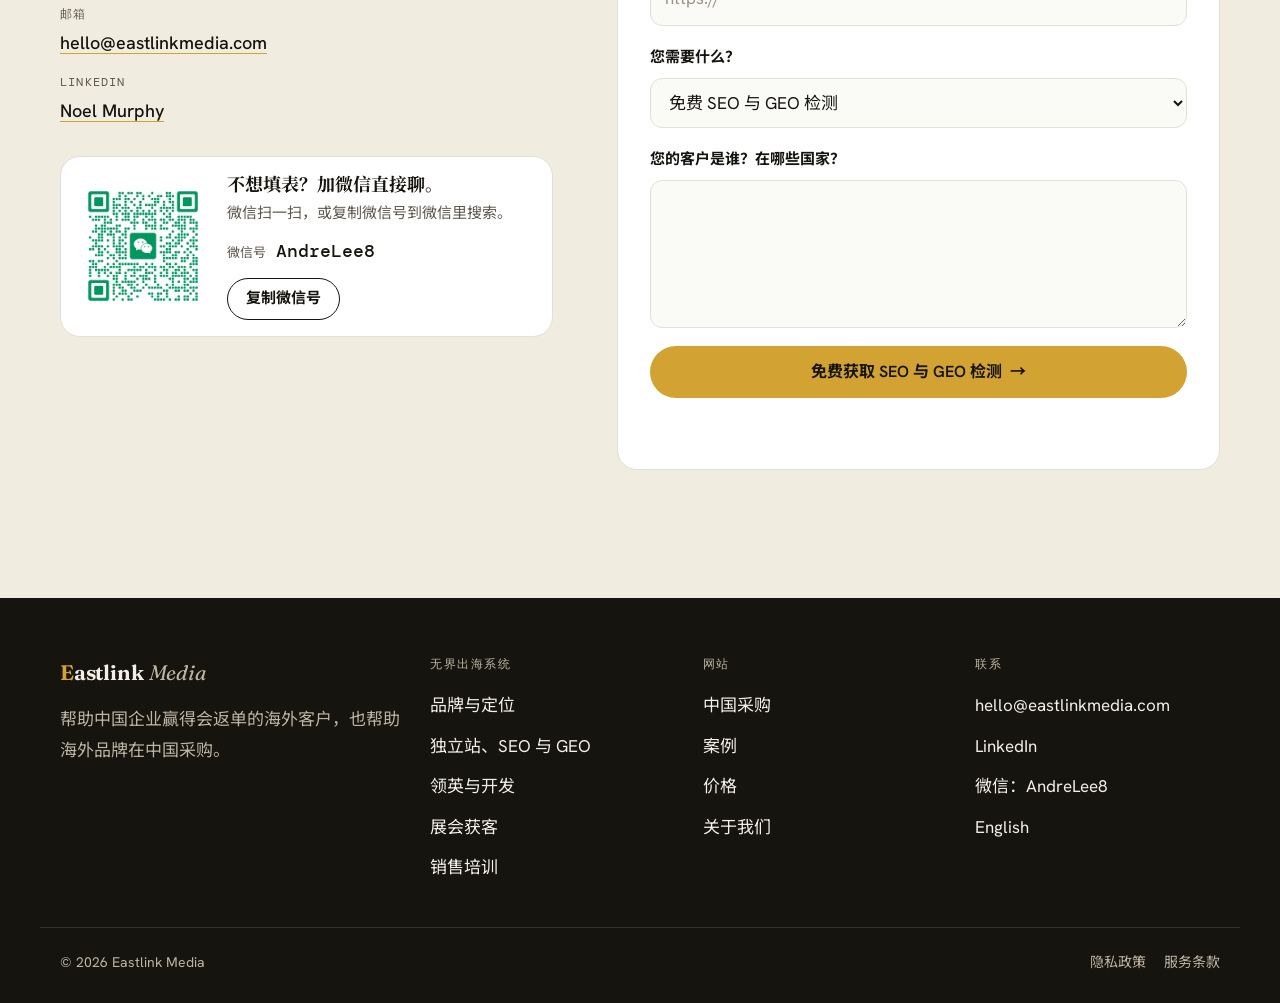
<file: zh/seo-geo-authority.html>
<!DOCTYPE html>
<html lang="zh-CN">
<head>
  <meta charset="UTF-8" />
  <meta name="viewport" content="width=device-width, initial-scale=1.0" />
  <title>外贸独立站、SEO 与 GEO：让海外买家在 Google 找到您，让 AI 推荐您 | Eastlink Media</title>
  <meta name="description" content="为外贸企业搭建能带来询盘的独立站，内置 SEO 与生成式引擎优化（GEO）：在 Google 排名靠前，并被 ChatGPT 和 Perplexity 引用。固定价格，$1,595 起。China Fulfillment 月访问量从 4,862 增至 28,430。" />
  <meta name="theme-color" content="#FAFAF7" />

  <!-- Canonical & Hreflang -->
  <link rel="canonical" href="https://eastlinkmedia.com/zh/seo-geo-authority" />
  <link rel="alternate" hreflang="en" href="https://eastlinkmedia.com/seo-geo-authority" />
  <link rel="alternate" hreflang="zh" href="https://eastlinkmedia.com/zh/seo-geo-authority" />
  <link rel="alternate" hreflang="x-default" href="https://eastlinkmedia.com/seo-geo-authority" />

  <!-- Open Graph -->
  <meta property="og:title" content="SEO 与 GEO：让海外买家在 Google 找到您，让 AI 推荐您" />
  <meta property="og:description" content="网站既能在搜索结果中排名，也能在 AI 回答中被点名。China Fulfillment 月访问量从 4,862 增至 28,430。" />
  <meta property="og:url" content="https://eastlinkmedia.com/zh/seo-geo-authority" />
  <meta property="og:type" content="website" />
  <meta property="og:image" content="https://eastlinkmedia.com/images/work-chinafulfillment.jpg" />
  <meta property="og:locale" content="zh_CN" />
  <meta property="og:site_name" content="Eastlink Media" />

  <!-- Twitter Card -->
  <meta name="twitter:card" content="summary_large_image" />
  <meta name="twitter:title" content="SEO 与 GEO：让海外买家在 Google 找到您，让 AI 推荐您" />
  <meta name="twitter:description" content="网站既能在搜索结果中排名，也能在 AI 回答中被点名。" />
  <meta name="twitter:image" content="https://eastlinkmedia.com/images/work-chinafulfillment.jpg" />

  <!-- Favicon -->
  <link rel="icon" href="/favicon.ico" sizes="32x32" />
  <link rel="icon" href="/favicon.svg" type="image/svg+xml" />
  <link rel="apple-touch-icon" href="/apple-touch-icon.png" />

  <!-- Schema.org structured data -->
  <script type="application/ld+json">
  {
    "@context": "https://schema.org",
    "@graph": [
      {
        "@type": "Service",
        "name": "SEO 与 GEO",
        "inLanguage": "zh-CN",
        "serviceType": "搜索引擎优化与生成式引擎优化",
        "description": "技术 SEO、内容与实体优化，帮助企业在 Google 获得排名，并被 ChatGPT、Perplexity、Gemini、Copilot 和 Google AI 概览引用。内置于每个 Eastlink 网站，并在 Grow 方案中按月持续进行。",
        "provider": {
          "@type": "ProfessionalService",
          "name": "Eastlink Media",
          "url": "https://eastlinkmedia.com",
          "email": "hello@eastlinkmedia.com"
        },
        "areaServed": [
          "CN",
          "IE",
          "GB",
          "Worldwide"
        ],
        "offers": [
          {
            "@type": "Offer",
            "name": "官网 Website",
            "priceSpecification": {
              "@type": "PriceSpecification",
              "minPrice": 1595,
              "priceCurrency": "USD"
            }
          },
          {
            "@type": "Offer",
            "name": "品牌 + 上线 Brand + Launch",
            "priceSpecification": {
              "@type": "PriceSpecification",
              "minPrice": 2395,
              "priceCurrency": "USD"
            }
          },
          {
            "@type": "Offer",
            "name": "定制网站 Bespoke",
            "priceSpecification": {
              "@type": "PriceSpecification",
              "minPrice": 3295,
              "priceCurrency": "USD"
            }
          },
          {
            "@type": "Offer",
            "name": "Grow 方案",
            "description": "针对我们搭建的网站按月进行 SEO 与 GEO，附 25% 业绩保证。",
            "priceSpecification": {
              "@type": "UnitPriceSpecification",
              "minPrice": 845,
              "priceCurrency": "USD",
              "unitText": "month"
            }
          }
        ]
      },
      {
        "@type": "BreadcrumbList",
        "itemListElement": [
          {
            "@type": "ListItem",
            "position": 1,
            "name": "首页",
            "item": "https://eastlinkmedia.com/zh/"
          },
          {
            "@type": "ListItem",
            "position": 2,
            "name": "独立站、SEO 与 GEO",
            "item": "https://eastlinkmedia.com/zh/seo-geo-authority"
          }
        ]
      },
      {
        "@type": "FAQPage",
        "inLanguage": "zh-CN",
        "mainEntity": [
          {
            "@type": "Question",
            "name": "什么是 GEO？",
            "acceptedAnswer": {
              "@type": "Answer",
              "text": "GEO 即生成式引擎优化（Generative Engine Optimisation）。它帮助 ChatGPT、Perplexity、Gemini、Copilot 和 Google AI 概览等 AI 工具理解您的业务，在有人询问您所卖的产品时引用您。SEO 让您进入搜索结果的链接列表；GEO 让您在列表上方的回答里被点名。"
            }
          },
          {
            "@type": "Question",
            "name": "GEO 会取代 SEO 吗？",
            "acceptedAnswer": {
              "@type": "Answer",
              "text": "不会。AI 工具更依赖本身排名好、加载快的页面，所以先要有扎实的 SEO 基础。我们在同一批页面上同时做好两者。"
            }
          },
          {
            "@type": "Question",
            "name": "你们针对哪些 AI 工具做优化？",
            "acceptedAnswer": {
              "@type": "Answer",
              "text": "ChatGPT、Google AI 概览与 AI 模式、Gemini、Perplexity、Microsoft Copilot 和 DeepSeek。对它们的基础工作是一样的：清晰的企业信息、结构化数据、回答真实问题的页面，以及其他可信网站上的提及。"
            }
          },
          {
            "@type": "Question",
            "name": "多久能看到效果？",
            "acceptedAnswer": {
              "@type": "Answer",
              "text": "技术修复通常几周内就会在 Search Console 中体现，排名和 AI 提及则需要几个月积累。Tech Aluminum 在网站重建后两个月内就有了稳定询盘；China Fulfillment 用五个月把月访问量从 4,862 提升到 28,430。"
            }
          },
          {
            "@type": "Question",
            "name": "建站套餐包含 SEO 和 GEO 吗？",
            "acceptedAnswer": {
              "@type": "Answer",
              "text": "包含。官网、品牌 + 上线和定制网站在上线时都已完成技术 SEO、结构化数据、Search Console 设置和 GEO 基础工作。每月持续的内容、外链和报告属于 Grow 方案。"
            }
          },
          {
            "@type": "Question",
            "name": "能只在我现有的网站上做 SEO 吗？",
            "acceptedAnswer": {
              "@type": "Answer",
              "text": "不单独做。SEO 和 GEO 取决于网站本身的速度、结构和代码。修补旧网站很难改善数据，所以我们会重建网站并内置优化，再按月推动增长。免费检测会告诉您现有网站的问题出在哪里。"
            }
          },
          {
            "@type": "Question",
            "name": "能做中文、英文和其他语言的 SEO 吗？",
            "acceptedAnswer": {
              "@type": "Answer",
              "text": "可以。我们用英文、中文和其他语言建站并做优化，设置好 hreflang，让搜索引擎在每个市场展示正确的语言版本。Tech Aluminum 的多语言网站重建就是一个例子。"
            }
          },
          {
            "@type": "Question",
            "name": "你们需要我们网站的后台权限吗？",
            "acceptedAnswer": {
              "@type": "Answer",
              "text": "免费检测不需要，我们从您的线上网站和公开工具入手。建站时，我们需要您域名注册商的访问权限；如果您有 Google 商家资料，也需要相应权限。"
            }
          }
        ]
      }
    ]
  }
  </script>

  <!-- Fonts: Latin faces as on the English site, Noto for Chinese characters -->
  <link rel="preload" href="/fonts/fraunces-v38-6NU78FyLNQOQZAnv9bYEvDiIdE9Ea92uemAk_WBq8U_9v0c2Wa0KxC9TeA.woff2" as="font" type="font/woff2" crossorigin />
  <link rel="preload" href="/fonts/hankengrotesk-v12-ieVn2YZDLWuGJpnzaiwFXS9tYtpd59A.woff2" as="font" type="font/woff2" crossorigin />
  <link rel="stylesheet" href="/css/fonts.css" />
  <link rel="stylesheet" href="/css/fonts-zh.css" />

  <!-- Styles -->
  <link rel="stylesheet" href="/css/site.css" />
  <script>document.documentElement.classList.add('js');</script>
</head>
<body>

  <a class="skip" href="#main">跳到正文</a>

  <!-- ===================== NAV ===================== -->
  <header class="nav" id="nav">
    <div class="wrap nav__bar">
      <a href="/zh/" class="logo" aria-label="Eastlink Media 首页">
        <span class="logo__e">E</span>astlink <span class="logo__media">Media</span>
      </a>

      <nav class="nav__links" aria-label="主导航">
        <a href="/zh/borderfree-system">无界出海系统</a>
        <a href="/zh/seo-geo-authority" aria-current="page">独立站与 SEO</a>
        <a href="/zh/buy-from-china">中国采购</a>
        <a href="/zh/#results">案例</a>
        <a href="/zh/#about">关于我们</a>
      </nav>

      <div class="nav__end">
        <a href="/seo-geo-authority" class="nav__lang" lang="en" hreflang="en" title="Switch to English">EN</a>
        <a href="#contact" class="btn btn--gold btn--sm nav__cta">免费 SEO 检测</a>
        <button class="nav__burger" id="navBurger" aria-label="打开菜单" aria-expanded="false" aria-controls="mobileMenu">
          <span></span><span></span>
        </button>
      </div>
    </div>

    <div class="menu" id="mobileMenu" hidden>
      <nav class="wrap menu__inner" aria-label="移动端导航">
        <a href="/zh/borderfree-system">无界出海系统</a>
        <a href="/zh/seo-geo-authority" aria-current="page">独立站与 SEO</a>
        <a href="/zh/buy-from-china">中国采购</a>
        <a href="/zh/#results">案例</a>
        <a href="#packages">价格</a>
        <a href="/zh/#about">关于我们</a>
        <a href="#contact" class="btn btn--gold">免费获取 SEO 与 GEO 检测</a>
        <div class="menu__foot">
          <a href="mailto:hello@eastlinkmedia.com">hello@eastlinkmedia.com</a>
          <a href="/seo-geo-authority" lang="en" hreflang="en">English</a>
        </div>
      </nav>
    </div>
  </header>

  <main id="main">

    <!-- ===================== HERO ===================== -->
    <section class="hero" id="top">
      <div class="wrap hero__grid">
        <div class="hero__copy">
          <p class="eyebrow rv">独立站、SEO 与 GEO · 无界出海系统第 02 部分</p>
          <h1 class="hero__h1 hero__h1--page rv"><span class="ph">让海外买家</span><span class="ph">在 Google 上找到您，</span><em class="sweep">让 AI 推荐您。</em></h1>
          <p class="hero__sub rv">海外买家会在 Google 上搜索，也越来越多地直接问 ChatGPT 或 Perplexity 该找哪家供应商。我们搭建的网站在这两个地方都能出现。China Fulfillment 的月访问量就是这样在五个月里从 4,862 增长到 28,430。</p>
          <div class="hero__ctas rv">
            <a href="#contact" class="btn btn--gold">免费获取 SEO 与 GEO 检测 <span aria-hidden="true">→</span></a>
            <a href="#results" class="btn btn--line">先看案例结果</a>
          </div>
        </div>

        <figure class="looks rv" aria-label="示意图：您的网站升到搜索结果第一位，并在 AI 回答中被列为来源">
          <figcaption class="stage__cap">买家寻找供应商的两个地方</figcaption>
          <div class="look">
            <p class="look__label">搜索结果</p>
            <p class="look__query">your product + manufacturer</p>
            <ol class="serp">
              <li class="serp__row serp__row--you"><span class="serp__url">your-site.com</span><i></i><i class="s"></i></li>
              <li class="serp__row serp__row--a"><span class="serp__url">competitor-one.com</span><i></i><i class="s"></i></li>
              <li class="serp__row serp__row--b"><span class="serp__url">b2b-directory.com</span><i></i><i class="s"></i></li>
            </ol>
          </div>
          <div class="look look--ai">
            <p class="look__label">AI 回答</p>
            <div class="ai__lines"><i></i><i></i><i class="s"></i></div>
            <p class="ai__cite"><span>来源</span> your-site.com</p>
          </div>
        </figure>
      </div>
    </section>

    <!-- ===================== RESULTS ===================== -->
    <section class="sec sec--linen" id="results" aria-labelledby="r-h">
      <div class="wrap">
        <div class="head">
          <p class="eyebrow rv">案例结果</p>
          <h2 class="h2 rv" id="r-h">网站上线之后，<em>数字说话。</em></h2>
          <p class="lede rv">以下四个客户网站的 SEO 与 GEO 都由我们完成。网站全部在线，您可以亲自查看。</p>
        </div>
        <div class="proofs">
          <a class="proof rv" href="https://www.china-fulfillment.com/" target="_blank" rel="noopener">
            <p class="case__tag">整站重建 · SEO</p>
            <p class="proof__stat"><span class="case__from">4,862</span> <span aria-hidden="true">→</span><span class="sr"> 增至 </span> 28,430</p>
            <p class="case__unit">月访问量，2026 年 4 月至 9 月；新网站带来的询盘让业务增长超过 300%。</p>
            <p class="proof__name">China Fulfillment <span aria-hidden="true">↗</span></p>
          </a>
          <a class="proof rv" href="https://techaluminum.com/en/" target="_blank" rel="noopener">
            <p class="case__tag">多语言 SEO 与 GEO</p>
            <p class="proof__stat">+$137,500</p>
            <p class="case__unit">每月新增收入，询盘在网站重建后两个月内开始稳定进来。</p>
            <p class="proof__name">Tech Aluminum <span aria-hidden="true">↗</span></p>
          </a>
          <a class="proof rv" href="https://eriusourcing.com/" target="_blank" rel="noopener">
            <p class="case__tag">新站搭建 · SEO、GEO 与 AIO</p>
            <p class="proof__stat">30+</p>
            <p class="case__unit">个关键词进入 Google 首页。审计评分：技术 SEO 从 72 升至 87，GEO 从 91 升至 97。</p>
            <p class="proof__name">Eriu Sourcing <span aria-hidden="true">↗</span></p>
          </a>
          <a class="proof rv" href="https://en.pfcexpress.com/" target="_blank" rel="noopener">
            <p class="case__tag">英文站 SEO 重建</p>
            <p class="proof__stat">4.8×</p>
            <p class="case__unit">询盘增至 4.8 倍，搜索流量增至 3.2 倍。我们重写了文案，优化了行动按钮，并在网站接入 WhatsApp。</p>
            <p class="proof__name">PFC Express <span aria-hidden="true">↗</span></p>
          </a>
        </div>
      </div>
    </section>

    <!-- ===================== LATEST LAUNCHES ===================== -->
    <section class="sec" id="launches" aria-labelledby="l-h">
      <div class="wrap">
        <div class="head">
          <p class="eyebrow rv">最新上线</p>
          <h2 class="h2 rv" id="l-h">面向采购商的网站，<em>也有面向消费者的网站。</em></h2>
          <p class="lede rv">我们最近上线的网站，以及为它们制作的 30 秒宣传视频。</p>
        </div>
        <h3 class="builds__label rv">B2B：面向采购商</h3>
        <div class="builds">
          <figure class="build rv">
            <div class="build__img"><img src="/images/build-cfs.jpg" alt="China Factory Sourcing 首页，展示供应商核验、验货结果和到岸成本的订单面板" width="1280" height="800" loading="lazy" /></div>
            <figcaption>
              <span class="build__tag">B2B · 采购与质检</span>
              <b>China Factory Sourcing</b>
              <span>首页展示一个示例订单：供应商核验、验货结果和到岸成本。买家还没读文字，就先看到了服务怎么运作。</span>
              <span class="build__soon">即将上线</span>
            </figcaption>
          </figure>
          <figure class="build rv">
            <div class="build__img"><img src="/images/build-parcelfromchina.jpg" alt="Parcel From China 首页，动画展示五个供货城市的包裹汇集到深圳" width="1280" height="800" loading="lazy" /></div>
            <figcaption>
              <span class="build__tag">B2B · 物流</span>
              <b>Parcel From China</b>
              <span>首页动画展示五个供货城市的包裹汇集成一票从深圳发出的货，这正是公司每天为客户做的事。</span>
              <span class="build__soon">即将上线</span>
            </figcaption>
          </figure>
          <a class="build rv" href="https://wakutoys.com/" target="_blank" rel="noopener">
            <div class="build__img"><img src="/images/build-wakutoys.jpg" alt="Wakutoys 盲盒批发网站首页" width="1280" height="800" loading="lazy" /></div>
            <div class="build__cap">
              <span class="build__tag">B2B 批发 · 玩具</span>
              <b>Wakutoys <span aria-hidden="true">↗</span></b>
              <span>为 Wakuku 正版盲盒搭建的批发网站，帮它进入美国和加拿大零售商的货架。</span>
            </div>
          </a>
        </div>

        <h3 class="builds__label rv">B2C：面向消费者</h3>
        <div class="builds builds--b2c">
          <a class="build rv" href="https://eriusports.com/" target="_blank" rel="noopener">
            <div class="build__img"><img src="/images/build-eriusports.jpg" alt="Ériu Sports 复古球衣网店" width="1280" height="800" loading="lazy" /></div>
            <div class="build__cap">
              <span class="build__tag">B2C 电商 · 运动服饰</span>
              <b>Ériu Sports <span aria-hidden="true">↗</span></b>
              <span>销售复古足球衫和 GAA 球衣的网店，支持多币种切换和全球配送。</span>
            </div>
          </a>
          <a class="build rv" href="https://sunniedesigns.com/" target="_blank" rel="noopener">
            <div class="build__img"><img src="/images/build-sunnie.jpg" alt="Sunnie Designs 手工钩针包网店" width="1280" height="800" loading="lazy" /></div>
            <div class="build__cap">
              <span class="build__tag">B2C 电商 · 手工</span>
              <b>Sunnie Designs <span aria-hidden="true">↗</span></b>
              <span>手工钩针包和杯垫网店，首屏就介绍手作人 Hui 和她 4.9 分的 Etsy 评分。</span>
            </div>
          </a>
        </div>

        <div class="vids">
          <figure class="vid rv">
            <video controls playsinline preload="none" poster="/images/china-fulfillment-promo-poster.jpg" width="1280" height="720">
              <source src="/videos/china-fulfillment-promo.mp4" type="video/mp4" />
              <source src="/videos/china-fulfillment-promo.webm" type="video/webm" />
            </video>
            <figcaption><b>China Fulfillment</b> 30 秒宣传视频</figcaption>
          </figure>
          <figure class="vid rv">
            <video controls playsinline preload="none" poster="/images/cfs-promo-poster.jpg" width="1280" height="720">
              <source src="/videos/cfs-promo.mp4" type="video/mp4" />
              <source src="/videos/cfs-promo.webm" type="video/webm" />
            </video>
            <figcaption><b>China Factory Sourcing</b> 30 秒宣传视频</figcaption>
          </figure>
        </div>
      </div>
    </section>

    <!-- ===================== WHAT IT MEANS ===================== -->
    <section class="sec sec--linen" id="what" aria-labelledby="w-h">
      <div class="wrap">
        <div class="head">
          <p class="eyebrow rv">通俗解释</p>
          <h2 class="h2 rv" id="w-h">如今您的网站<em>要做两件事。</em></h2>
        </div>
        <div class="duo">
          <div class="duo__card rv">
            <p class="duo__tag">SEO</p>
            <h3>在搜索结果中排名</h3>
            <p>搜索引擎优化让买家搜索您的产品时，您的页面出现在结果列表里，并尽量靠前。</p>
            <p class="duo__where">出现在：Google、Bing</p>
          </div>
          <div class="duo__card rv">
            <p class="duo__tag">GEO</p>
            <h3>在 AI 回答中被点名</h3>
            <p>生成式引擎优化帮助 AI 工具理解您的业务。买家请它推荐供应商时，它会说出您的名字。</p>
            <p class="duo__where">出现在：ChatGPT、Google AI 概览、Gemini、Perplexity、Copilot、DeepSeek</p>
          </div>
        </div>

        <h3 class="sub rv">两者依赖同样的四个基础</h3>
        <ul class="feats">
          <li class="feat rv">
            <h3>快速、干净的网站</h3>
            <p>在手机上加载快，结构清晰，有站点地图，没有抓取错误。Google 和 AI 工具会略过又慢又出错的网站。</p>
          </li>
          <li class="feat rv">
            <h3>回答买家问题的页面</h3>
            <p>围绕海外买家真正会问的问题来写页面：起订量、交期、认证、价格。让人愿意读，也让 AI 工具可以直接引用。</p>
          </li>
          <li class="feat rv">
            <h3>清楚的企业信息</h3>
            <p>用结构化数据在每个页面以同样的方式说明您是谁、工厂在哪里、生产什么，Google 和 AI 就不必猜。</p>
          </li>
          <li class="feat rv">
            <h3>其他网站上的提及</h3>
            <p>行业目录、贸易平台和行业媒体上的链接与提及，告诉 Google 和 AI 工具：有人为您背书。</p>
          </li>
        </ul>
      </div>
    </section>

    <!-- ===================== PACKAGES ===================== -->
    <section class="sec" id="packages" aria-labelledby="pk-h">
      <div class="wrap">
        <div class="head head--split">
          <div>
            <p class="eyebrow rv">价格套餐</p>
            <h2 class="h2 rv" id="pk-h">打电话之前，<em>先知道网站要花多少钱。</em></h2>
            <p class="lede rv">建站费用一次付清，再选一个月度方案维护网站或推动增长。开工前，我们书面确认一个固定价格。</p>
          </div>
        </div>

        <h3 class="pkgs__label rv">建站，一次付清</h3>
        <div class="pkgs">
          <article class="pkg rv">
            <p class="pkg__tag">快速建站</p>
            <h3 class="pkg__name">官网</h3>
            <p class="pkg__price"><b class="usd">$1,595</b> 起</p>
            <p class="pkg__for">收到您的文字和图片后，一周内上线。</p>
            <ul class="ticks">
              <li>最多 7 个页面，首页专门设计</li>
              <li>手机优先设计，加载快</li>
              <li>上线前完成 SEO 和 AI 搜索设置</li>
              <li>联系表单、WhatsApp 和一键拨号</li>
              <li>域名、主机和 SSL 全部搞定</li>
              <li>一轮修改</li>
            </ul>
            <a href="#contact" class="btn btn--line btn--full" data-service="Website package">选择官网套餐</a>
          </article>

          <article class="pkg pkg--pick rv">
            <p class="pkg__tag">最多人选择</p>
            <h3 class="pkg__name">品牌 + 上线</h3>
            <p class="pkg__price"><b class="usd">$2,395</b> 起</p>
            <p class="pkg__for">适合要做自有品牌出海的企业：Logo、视觉和英文网站风格统一，由一个团队完成。</p>
            <ul class="ticks">
              <li>官网套餐的全部内容</li>
              <li>Logo、配色、字体和一页品牌指南</li>
              <li>配套的社交媒体头像和封面</li>
            </ul>
            <a href="#contact" class="btn btn--gold btn--full" data-service="Brand + Launch package">选择品牌 + 上线</a>
          </article>

          <article class="pkg rv">
            <p class="pkg__tag">商城与预订</p>
            <h3 class="pkg__name">定制网站</h3>
            <p class="pkg__price"><b class="usd">$3,295</b> 起</p>
            <p class="pkg__for">从零设计，规模不限。在线商城从这个套餐起步。</p>
            <ul class="ticks">
              <li>页面数量不限，从零设计</li>
              <li>在线商城、预订、支付或询价表单</li>
              <li>您自己的后台，可编辑文字和图片</li>
              <li>多语言版本，每种语言分别做搜索设置</li>
              <li>完整的 SEO 与 GEO 设置，含竞争对手研究</li>
              <li>两轮修改</li>
            </ul>
            <a href="#contact" class="btn btn--line btn--full" data-service="Bespoke website">咨询定制网站</a>
          </article>
        </div>

        <h3 class="pkgs__label rv">之后，按月</h3>
        <div class="pkgs pkgs--monthly">
          <article class="pkg pkg--row rv">
            <div class="pkg__lead">
              <p class="pkg__tag">每个网站</p>
              <h3 class="pkg__name">维护</h3>
              <p class="pkg__price"><b class="usd">$79</b> <span>/月</span></p>
              <p class="pkg__for">我们搭建的每个网站都包含维护服务，保障网站安全、快速、稳定在线。按月付费，没有长期合同。</p>
            </div>
            <ul class="ticks">
              <li>主机与 SSL</li>
              <li>安全更新与备份</li>
              <li>在线监测</li>
              <li>一个工作日内回复</li>
            </ul>
          </article>

          <article class="pkg pkg--row pkg--grow rv">
            <div class="pkg__lead">
              <p class="pkg__tag">有业绩保证</p>
              <h3 class="pkg__name">Grow</h3>
              <p class="pkg__price"><b class="usd">$845</b> <span>起/月</span></p>
              <p class="pkg__for">适合希望每月从 Google 和 AI 搜索获得更多询盘的企业。</p>
              <a href="#guarantee" class="btn btn--line">了解业绩保证</a>
            </div>
            <ul class="ticks">
              <li>维护方案的全部内容</li>
              <li>每月新增回答买家问题的页面</li>
              <li>搜索与 AI 可见度优化</li>
              <li>行业网站上的外链和提及</li>
              <li>通俗易懂的月度报告和每月通话</li>
              <li>25% 业绩保证</li>
            </ul>
          </article>
        </div>

        <div class="extras rv">
          <h3 class="pkgs__label">小项目</h3>
          <dl class="extras__list">
            <div><dt>网站检测</dt><dd>免费</dd></div>
            <div><dt>单独设计 Logo</dt><dd><span class="usd">$195</span>–<span class="usd">$325</span></dd></div>
            <div><dt>增加页面</dt><dd><span class="usd">$195</span>/页</dd></div>
            <div><dt>英文文案撰写</dt><dd><span class="usd">$195</span>/页</dd></div>
            <div><dt>落地页</dt><dd><span class="usd">$325</span>–<span class="usd">$595</span></dd></div>
            <div><dt>Google 商家资料设置与认证</dt><dd><span class="usd">$119</span></dd></div>
            <div><dt>宣传视频</dt><dd>按项目报价</dd></div>
          </dl>
        </div>
      </div>
    </section>

    <!-- ===================== INCLUDED BY PACKAGE ===================== -->
    <section class="sec sec--linen" id="included" aria-labelledby="i-h">
      <div class="wrap">
        <div class="head head--split">
          <div>
            <p class="eyebrow rv">包含内容与价格</p>
            <h2 class="h2 rv" id="i-h">每个网站上线即可参与排名，<em>Grow 让排名持续上升。</em></h2>
            <p class="lede rv">网站上线前，我们就完成 SEO 与 GEO 的基础工作。选择每月 Grow 方案后，我们持续增加页面、外链和提及，推动排名上升。价格以美元公开，开工前书面确认一个固定价格。</p>
          </div>
        </div>

        <div class="cmp-wrap rv">
          <table class="cmp">
            <caption class="sr">各套餐包含的 SEO 与 GEO 工作</caption>
            <thead>
              <tr>
                <th scope="col"><span class="sr">内容</span></th>
                <th scope="col"><span class="cmp__long">官网 / 品牌 + 上线</span><span class="cmp__short">官网</span></th>
                <th scope="col">定制网站</th>
                <th scope="col" class="cmp__hi"><span class="cmp__long">Grow 方案</span><span class="cmp__short">Grow</span></th>
              </tr>
            </thead>
            <tbody>
              <tr>
                <th scope="row">Google 基础设置：页面标题、结构、站点地图、Schema</th>
                <td><span class="yes"><span class="sr">包含</span></span></td>
                <td><span class="yes"><span class="sr">包含</span></span></td>
                <td class="cmp__hi"><span class="yes"><span class="sr">包含</span></span></td>
              </tr>
              <tr>
                <th scope="row">手机端加载快，图片尺寸合理</th>
                <td><span class="yes"><span class="sr">包含</span></span></td>
                <td><span class="yes"><span class="sr">包含</span></span></td>
                <td class="cmp__hi"><span class="yes"><span class="sr">包含</span></span></td>
              </tr>
              <tr>
                <th scope="row">每个页面的关键词与买家问题研究</th>
                <td><span class="yes"><span class="sr">包含</span></span></td>
                <td><span class="yes"><span class="sr">包含</span></span></td>
                <td class="cmp__hi"><span class="yes"><span class="sr">包含</span></span></td>
              </tr>
              <tr>
                <th scope="row">连接 Google Search Console 与数据分析</th>
                <td><span class="yes"><span class="sr">包含</span></span></td>
                <td><span class="yes"><span class="sr">包含</span></span></td>
                <td class="cmp__hi"><span class="yes"><span class="sr">包含</span></span></td>
              </tr>
              <tr>
                <th scope="row">GEO 基础：清晰的企业信息、FAQ 内容、允许 AI 爬虫抓取</th>
                <td><span class="yes"><span class="sr">包含</span></span></td>
                <td><span class="yes"><span class="sr">包含</span></span></td>
                <td class="cmp__hi"><span class="yes"><span class="sr">包含</span></span></td>
              </tr>
              <tr>
                <th scope="row">多语言版本，每种语言分别做搜索设置</th>
                <td><span class="addon">加购</span></td>
                <td><span class="yes"><span class="sr">包含</span></span></td>
                <td class="cmp__hi"><span class="yes"><span class="sr">包含</span></span></td>
              </tr>
              <tr>
                <th scope="row">建站前的竞争对手研究</th>
                <td><span class="no" aria-hidden="true">–</span><span class="sr">不包含</span></td>
                <td><span class="yes"><span class="sr">包含</span></span></td>
                <td class="cmp__hi"><span class="yes"><span class="sr">包含</span></span></td>
              </tr>
              <tr>
                <th scope="row">AI 可见度检测：ChatGPT、Gemini、Perplexity 如何介绍您的行业</th>
                <td><span class="no" aria-hidden="true">–</span><span class="sr">不包含</span></td>
                <td><span class="yes"><span class="sr">包含</span></span></td>
                <td class="cmp__hi"><span class="yes"><span class="sr">包含</span></span></td>
              </tr>
              <tr>
                <th scope="row">每月新增回答买家问题的页面</th>
                <td><span class="no" aria-hidden="true">–</span><span class="sr">不包含</span></td>
                <td><span class="no" aria-hidden="true">–</span><span class="sr">不包含</span></td>
                <td class="cmp__hi"><span class="yes"><span class="sr">包含</span></span></td>
              </tr>
              <tr>
                <th scope="row">行业网站上的外链与提及</th>
                <td><span class="no" aria-hidden="true">–</span><span class="sr">不包含</span></td>
                <td><span class="no" aria-hidden="true">–</span><span class="sr">不包含</span></td>
                <td class="cmp__hi"><span class="yes"><span class="sr">包含</span></span></td>
              </tr>
              <tr>
                <th scope="row">通俗易懂的月度报告和每月通话</th>
                <td><span class="no" aria-hidden="true">–</span><span class="sr">不包含</span></td>
                <td><span class="no" aria-hidden="true">–</span><span class="sr">不包含</span></td>
                <td class="cmp__hi"><span class="yes"><span class="sr">包含</span></span></td>
              </tr>
              <tr>
                <th scope="row">25% 业绩保证</th>
                <td><span class="no" aria-hidden="true">–</span><span class="sr">不包含</span></td>
                <td><span class="no" aria-hidden="true">–</span><span class="sr">不包含</span></td>
                <td class="cmp__hi"><span class="yes"><span class="sr">包含</span></span></td>
              </tr>
            </tbody>
            <tfoot>
              <tr>
                <th scope="row">价格</th>
                <td><b class="usd">$1,595</b><span class="cmp__from"> 起</span></td>
                <td><b class="usd">$3,295</b><span class="cmp__from"> 起</span></td>
                <td class="cmp__hi"><b class="usd">$845</b><span class="cmp__per">/月</span><span class="cmp__from"> 起</span></td>
              </tr>
            </tfoot>
          </table>
        </div>
        <p class="cmp__note rv">Grow 方案只用于我们搭建的网站。排名取决于网站的构建方式，所以我们从一个快速、干净的新网站开始，而不是修补旧网站。“品牌 + 上线”在官网基础上增加 Logo、配色、字体和品牌指南，$2,395 起。</p>
        <div class="cmp__ctas rv">
          <a href="#packages" class="btn btn--line">返回套餐详情</a>
          <a href="#contact" class="btn btn--gold" data-service="Grow (with the guarantee)">咨询 Grow 方案 <span aria-hidden="true">→</span></a>
        </div>
      </div>
    </section>

    <!-- ===================== HOW GROW RUNS ===================== -->
    <section class="sec" id="timeline" aria-labelledby="tl-h">
      <div class="wrap">
        <div class="head">
          <p class="eyebrow rv">Grow 如何进行</p>
          <h2 class="h2 rv" id="tl-h">从免费检测，<em>到流量持续增长。</em></h2>
          <p class="lede rv">新网站加 Grow 方案的常见进度。小网站更快，大型或多语言网站需要更长时间。</p>
        </div>
        <ol class="tl">
          <li class="tl__step rv">
            <p class="tl__when">第 1 周</p>
            <h3>免费检测与通话</h3>
            <p>我们查看您现有的网站、竞争对手，以及 AI 工具对您所在行业的介绍，并约定衡量指标：询盘量、单个询盘成本或自然流量。</p>
          </li>
          <li class="tl__step rv">
            <p class="tl__when">第 2 周</p>
            <h3>一个固定价格</h3>
            <p>一页纸写清我们要做什么、价格是多少，书面确认后才开工。</p>
          </li>
          <li class="tl__step rv">
            <p class="tl__when">第 3 周起</p>
            <h3>建站与上线</h3>
            <p>新网站从一开始就内置 SEO 与 GEO。快速建站在收到您的文字和图片后一周内上线；定制网站的上线日期写在报价里。</p>
          </li>
          <li class="tl__step rv">
            <p class="tl__when">第 2–6 个月</p>
            <h3>按月增长</h3>
            <p>每月新增回答买家问题的页面，在行业网站上获得外链和提及，并提供通俗易懂的月度报告。</p>
          </li>
          <li class="tl__step rv">
            <p class="tl__when">第 6 个月起</p>
            <h3>衡量与扩大</h3>
            <p>我们继续每月报告，把带来询盘的做法做得更多。每个新页面都建立在之前的基础上，流量开始加速增长。</p>
          </li>
        </ol>
      </div>
    </section>

    <!-- ===================== GUARANTEE ===================== -->
    <section class="sec sec--night" id="guarantee" aria-labelledby="g-h">
      <div class="wrap guarantee">
        <div class="head">
          <p class="eyebrow rv">Grow 业绩保证</p>
          <h2 class="h2 rv" id="g-h">业绩提升不到 25%，<em>我们免费继续做。</em></h2>
          <p class="lede rv">我们把它写进每一份 Grow 合同，开始之前就约定好衡量的数字。</p>
        </div>
        <dl class="terms">
          <div class="term rv">
            <dt>期限</dt>
            <dd>项目启动后 <strong>90 天</strong>内，我们上线重建后的网站和推广。</dd>
          </div>
          <div class="term rv">
            <dt>标准</dt>
            <dd>比您目前的基准提升 <strong>25%</strong>：询盘量、单个询盘成本或自然流量，开始时约定其中一项。</dd>
          </div>
          <div class="term rv">
            <dt>兑现</dt>
            <dd>如果没有达到，我们<strong>免费</strong>继续工作直到达标，不收任何额外费用。</dd>
          </div>
        </dl>
        <p class="guarantee__small rv">适用于已有网站、并有可衡量基准的企业。保证范围为我们的服务费；广告费和制作成本由您承担。</p>
        <a href="#contact" class="btn btn--gold rv" data-service="Grow (with the guarantee)">看看您是否符合条件 <span aria-hidden="true">→</span></a>
      </div>
    </section>

    <!-- ===================== FAQ ===================== -->
    <section class="sec" id="faq" aria-labelledby="f-h">
      <div class="wrap faq-wrap">
        <div class="head">
          <p class="eyebrow rv">常见问题</p>
          <h2 class="h2 rv" id="f-h">直接<em>回答。</em></h2>
        </div>
        <div class="faq">
          <details class="rv">
            <summary>什么是 GEO？</summary>
            <p>GEO 即生成式引擎优化（Generative Engine Optimisation）。它帮助 ChatGPT、Perplexity、Gemini、Copilot 和 Google AI 概览等 AI 工具理解您的业务，在有人询问您所卖的产品时引用您。SEO 让您进入搜索结果的链接列表；GEO 让您在列表上方的回答里被点名。</p>
          </details>
          <details class="rv">
            <summary>GEO 会取代 SEO 吗？</summary>
            <p>不会。AI 工具更依赖本身排名好、加载快的页面，所以先要有扎实的 SEO 基础。我们在同一批页面上同时做好两者。</p>
          </details>
          <details class="rv">
            <summary>你们针对哪些 AI 工具做优化？</summary>
            <p>ChatGPT、Google AI 概览与 AI 模式、Gemini、Perplexity、Microsoft Copilot 和 DeepSeek。对它们的基础工作是一样的：清晰的企业信息、结构化数据、回答真实问题的页面，以及其他可信网站上的提及。</p>
          </details>
          <details class="rv">
            <summary>多久能看到效果？</summary>
            <p>技术修复通常几周内就会在 Search Console 中体现，排名和 AI 提及则需要几个月积累。Tech Aluminum 在网站重建后两个月内就有了稳定询盘；China Fulfillment 用五个月把月访问量从 4,862 提升到 28,430。</p>
          </details>
          <details class="rv">
            <summary>建站套餐包含 SEO 和 GEO 吗？</summary>
            <p>包含。官网、品牌 + 上线和定制网站在上线时都已完成技术 SEO、结构化数据、Search Console 设置和 GEO 基础工作。每月持续的内容、外链和报告属于 Grow 方案。</p>
          </details>
          <details class="rv">
            <summary>能只在我现有的网站上做 SEO 吗？</summary>
            <p>不单独做。SEO 和 GEO 取决于网站本身的速度、结构和代码。修补旧网站很难改善数据，所以我们会重建网站并内置优化，再按月推动增长。免费检测会告诉您现有网站的问题出在哪里。</p>
          </details>
          <details class="rv">
            <summary>能做中文、英文和其他语言的 SEO 吗？</summary>
            <p>可以。我们用英文、中文和其他语言建站并做优化，设置好 hreflang，让搜索引擎在每个市场展示正确的语言版本。Tech Aluminum 的多语言网站重建就是一个例子。</p>
          </details>
          <details class="rv">
            <summary>你们需要我们网站的后台权限吗？</summary>
            <p>免费检测不需要，我们从您的线上网站和公开工具入手。建站时，我们需要您域名注册商的访问权限；如果您有 Google 商家资料，也需要相应权限。</p>
          </details>
        </div>
      </div>
    </section>

    <!-- ===================== CONTACT ===================== -->
    <section class="sec sec--linen" id="contact" aria-labelledby="c-h">
      <div class="wrap contact">
        <div class="contact__copy">
          <p class="eyebrow rv">免费 SEO 与 GEO 检测</p>
          <h2 class="h2 rv" id="c-h">把您的网站<em>发给我们。</em></h2>
          <p class="lede rv">一个工作日内，我们会告诉您：网站排名如何、在手机上加载有多快、ChatGPT 是否提到您，以及我们会先改哪里。中文或英文联系都可以。</p>
          <ul class="contact__list rv">
            <li><span>邮箱</span><a href="mailto:hello@eastlinkmedia.com">hello@eastlinkmedia.com</a></li>
            <li><span>LinkedIn</span><a href="https://www.linkedin.com/in/noel-murphy-ecommerce-china/" target="_blank" rel="noopener">Noel Murphy</a></li>
          </ul>
          <div class="wechat rv">
            <img class="wechat__qr" src="/images/wechat-andrelee8.png" width="652" height="652" alt="微信二维码：扫码添加 AndreLee8" loading="lazy" decoding="async" />
            <div>
              <p class="wechat__h">不想填表？加微信直接聊。</p>
              <p class="wechat__p">微信扫一扫，或复制微信号到微信里搜索。</p>
              <p class="wechat__id"><span>微信号</span><b lang="en">AndreLee8</b></p>
              <button type="button" class="btn btn--line btn--sm wechat__copy" data-copy="AndreLee8">复制微信号</button>
              <p class="wechat__status" role="status" aria-live="polite"></p>
            </div>
          </div>
        </div>

        <form id="contactForm" class="form rv" novalidate>
          <div class="hp" aria-hidden="true"><label for="fcompany">请勿填写此项</label><input type="text" id="fcompany" name="company" tabindex="-1" autocomplete="off" /></div>
          <div class="field">
            <label for="fname">您的姓名</label>
            <input type="text" id="fname" name="name" autocomplete="name" maxlength="100" required />
          </div>
          <div class="field">
            <label for="femail">邮箱</label>
            <input type="email" id="femail" name="email" autocomplete="email" maxlength="254" required />
          </div>
          <div class="field">
            <label for="fsite">您的网站</label>
            <input type="url" id="fsite" name="website" inputmode="url" autocomplete="url" maxlength="200" placeholder="https://" />
          </div>
          <div class="field">
            <label for="fservice">您需要什么？</label>
            <select id="fservice" name="service">
              <option value="SEO &amp; GEO check">免费 SEO 与 GEO 检测</option>
              <option value="Website package">官网套餐</option>
              <option value="Brand + Launch package">品牌 + 上线套餐</option>
              <option value="Bespoke website">定制网站</option>
              <option value="Grow (with the guarantee)">Grow 方案（含业绩保证）</option>
              <option value="Not sure yet">还不确定</option>
            </select>
          </div>
          <div class="field">
            <label for="fmessage">您的客户是谁？在哪些国家？</label>
            <textarea id="fmessage" name="message" rows="4" maxlength="5000" required></textarea>
          </div>
          <button type="submit" class="btn btn--gold btn--full">免费获取 SEO 与 GEO 检测 <span aria-hidden="true">→</span></button>
          <p class="form__status" id="formStatus" role="status" aria-live="polite"></p>
        </form>
      </div>
    </section>

  </main>

  <!-- ===================== FOOTER ===================== -->
  <footer class="foot">
    <div class="wrap foot__grid foot__grid--4">
      <div class="foot__brand">
        <a href="/zh/" class="logo"><span class="logo__e">E</span>astlink <span class="logo__media">Media</span></a>
        <p>帮助中国企业赢得会返单的海外客户，也帮助海外品牌在中国采购。</p>
      </div>
      <nav class="foot__col" aria-label="无界出海系统">
        <h3>无界出海系统</h3>
        <a href="/zh/borderfree-system#brand">品牌与定位</a>
        <a href="/zh/seo-geo-authority">独立站、SEO 与 GEO</a>
        <a href="/zh/borderfree-system#linkedin">领英与开发</a>
        <a href="/zh/borderfree-system#trade-shows">展会获客</a>
        <a href="/zh/borderfree-system#training">销售培训</a>
      </nav>
      <nav class="foot__col" aria-label="页脚导航">
        <h3>网站</h3>
        <a href="/zh/buy-from-china">中国采购</a>
        <a href="/zh/#results">案例</a>
        <a href="#packages">价格</a>
        <a href="/zh/#about">关于我们</a>
      </nav>
      <div class="foot__col">
        <h3>联系</h3>
        <a href="mailto:hello@eastlinkmedia.com">hello@eastlinkmedia.com</a>
        <a href="https://www.linkedin.com/in/noel-murphy-ecommerce-china/" target="_blank" rel="noopener">LinkedIn</a>
        <a href="#contact">微信：AndreLee8</a>
        <a href="/seo-geo-authority" lang="en" hreflang="en">English</a>
      </div>
    </div>
    <div class="wrap foot__base">
      <span>© 2026 Eastlink Media</span>
      <span class="foot__legal"><a href="/privacy-policy">隐私政策</a><a href="/terms-of-service">服务条款</a></span>
    </div>
  </footer>

  <script src="/js/site.js"></script>
</body>
</html>
</file>
<file: css/fonts.css>
/* Generated by tools/build_fonts.py. Do not edit by hand. */
/* latin-ext */
@font-face {
  font-family: 'DM Mono';
  font-style: normal;
  font-weight: 400;
  font-display: swap;
  src: url(/fonts/dmmono-v16-aFTU7PB1QTsUX8KYthSQBLyM.woff2) format('woff2');
  unicode-range: U+0100-02BA, U+02BD-02C5, U+02C7-02CC, U+02CE-02D7, U+02DD-02FF, U+0304, U+0308, U+0329, U+1D00-1DBF, U+1E00-1E9F, U+1EF2-1EFF, U+2020, U+20A0-20AB, U+20AD-20C4, U+2113, U+2C60-2C7F, U+A720-A7FF;
}
/* latin */
@font-face {
  font-family: 'DM Mono';
  font-style: normal;
  font-weight: 400;
  font-display: swap;
  src: url(/fonts/dmmono-v16-aFTU7PB1QTsUX8KYthqQBA.woff2) format('woff2');
  unicode-range: U+0000-00FF, U+0131, U+0152-0153, U+02BB-02BC, U+02C6, U+02DA, U+02DC, U+0304, U+0308, U+0329, U+2000-206F, U+20AC, U+2122, U+2191, U+2193, U+2212, U+2215, U+FEFF, U+FFFD;
}
/* latin-ext */
@font-face {
  font-family: 'DM Mono';
  font-style: normal;
  font-weight: 500;
  font-display: swap;
  src: url(/fonts/dmmono-v16-aFTR7PB1QTsUX8KYvumzEY2tbZX9.woff2) format('woff2');
  unicode-range: U+0100-02BA, U+02BD-02C5, U+02C7-02CC, U+02CE-02D7, U+02DD-02FF, U+0304, U+0308, U+0329, U+1D00-1DBF, U+1E00-1E9F, U+1EF2-1EFF, U+2020, U+20A0-20AB, U+20AD-20C4, U+2113, U+2C60-2C7F, U+A720-A7FF;
}
/* latin */
@font-face {
  font-family: 'DM Mono';
  font-style: normal;
  font-weight: 500;
  font-display: swap;
  src: url(/fonts/dmmono-v16-aFTR7PB1QTsUX8KYvumzEYOtbQ.woff2) format('woff2');
  unicode-range: U+0000-00FF, U+0131, U+0152-0153, U+02BB-02BC, U+02C6, U+02DA, U+02DC, U+0304, U+0308, U+0329, U+2000-206F, U+20AC, U+2122, U+2191, U+2193, U+2212, U+2215, U+FEFF, U+FFFD;
}
/* latin-ext */
@font-face {
  font-family: 'Fraunces';
  font-style: italic;
  font-weight: 400 700;
  font-display: swap;
  src: url(/fonts/fraunces-v38-6NU58FyLNQOQZAnv9ZwNjucMHVn85Ni7emAe9lKqZTnbB-gzTK0K1ChjdPeQ_5Y.woff2) format('woff2');
  unicode-range: U+0100-02BA, U+02BD-02C5, U+02C7-02CC, U+02CE-02D7, U+02DD-02FF, U+0304, U+0308, U+0329, U+1D00-1DBF, U+1E00-1E9F, U+1EF2-1EFF, U+2020, U+20A0-20AB, U+20AD-20C4, U+2113, U+2C60-2C7F, U+A720-A7FF;
}
/* latin */
@font-face {
  font-family: 'Fraunces';
  font-style: italic;
  font-weight: 400 700;
  font-display: swap;
  src: url(/fonts/fraunces-v38-6NU58FyLNQOQZAnv9ZwNjucMHVn85Ni7emAe9lKqZTnbB-gzTK0K1ChjeveQ.woff2) format('woff2');
  unicode-range: U+0000-00FF, U+0131, U+0152-0153, U+02BB-02BC, U+02C6, U+02DA, U+02DC, U+0304, U+0308, U+0329, U+2000-206F, U+20AC, U+2122, U+2191, U+2193, U+2212, U+2215, U+FEFF, U+FFFD;
}
/* latin-ext */
@font-face {
  font-family: 'Fraunces';
  font-style: normal;
  font-weight: 400 700;
  font-display: swap;
  src: url(/fonts/fraunces-v38-6NU78FyLNQOQZAnv9bYEvDiIdE9Ea92uemAk_WBq8U_9v0c2Wa0KxCFTeO-U.woff2) format('woff2');
  unicode-range: U+0100-02BA, U+02BD-02C5, U+02C7-02CC, U+02CE-02D7, U+02DD-02FF, U+0304, U+0308, U+0329, U+1D00-1DBF, U+1E00-1E9F, U+1EF2-1EFF, U+2020, U+20A0-20AB, U+20AD-20C4, U+2113, U+2C60-2C7F, U+A720-A7FF;
}
/* latin */
@font-face {
  font-family: 'Fraunces';
  font-style: normal;
  font-weight: 400 700;
  font-display: swap;
  src: url(/fonts/fraunces-v38-6NU78FyLNQOQZAnv9bYEvDiIdE9Ea92uemAk_WBq8U_9v0c2Wa0KxC9TeA.woff2) format('woff2');
  unicode-range: U+0000-00FF, U+0131, U+0152-0153, U+02BB-02BC, U+02C6, U+02DA, U+02DC, U+0304, U+0308, U+0329, U+2000-206F, U+20AC, U+2122, U+2191, U+2193, U+2212, U+2215, U+FEFF, U+FFFD;
}
/* latin-ext */
@font-face {
  font-family: 'Hanken Grotesk';
  font-style: normal;
  font-weight: 400;
  font-display: swap;
  src: url(/fonts/hankengrotesk-v12-ieVn2YZDLWuGJpnzaiwFXS9tYtpT59CjCQ.woff2) format('woff2');
  unicode-range: U+0100-02BA, U+02BD-02C5, U+02C7-02CC, U+02CE-02D7, U+02DD-02FF, U+0304, U+0308, U+0329, U+1D00-1DBF, U+1E00-1E9F, U+1EF2-1EFF, U+2020, U+20A0-20AB, U+20AD-20C4, U+2113, U+2C60-2C7F, U+A720-A7FF;
}
/* latin */
@font-face {
  font-family: 'Hanken Grotesk';
  font-style: normal;
  font-weight: 400;
  font-display: swap;
  src: url(/fonts/hankengrotesk-v12-ieVn2YZDLWuGJpnzaiwFXS9tYtpd59A.woff2) format('woff2');
  unicode-range: U+0000-00FF, U+0131, U+0152-0153, U+02BB-02BC, U+02C6, U+02DA, U+02DC, U+0304, U+0308, U+0329, U+2000-206F, U+20AC, U+2122, U+2191, U+2193, U+2212, U+2215, U+FEFF, U+FFFD;
}
/* latin-ext */
@font-face {
  font-family: 'Hanken Grotesk';
  font-style: normal;
  font-weight: 500;
  font-display: swap;
  src: url(/fonts/hankengrotesk-v12-ieVn2YZDLWuGJpnzaiwFXS9tYtpT59CjCQ.woff2) format('woff2');
  unicode-range: U+0100-02BA, U+02BD-02C5, U+02C7-02CC, U+02CE-02D7, U+02DD-02FF, U+0304, U+0308, U+0329, U+1D00-1DBF, U+1E00-1E9F, U+1EF2-1EFF, U+2020, U+20A0-20AB, U+20AD-20C4, U+2113, U+2C60-2C7F, U+A720-A7FF;
}
/* latin */
@font-face {
  font-family: 'Hanken Grotesk';
  font-style: normal;
  font-weight: 500;
  font-display: swap;
  src: url(/fonts/hankengrotesk-v12-ieVn2YZDLWuGJpnzaiwFXS9tYtpd59A.woff2) format('woff2');
  unicode-range: U+0000-00FF, U+0131, U+0152-0153, U+02BB-02BC, U+02C6, U+02DA, U+02DC, U+0304, U+0308, U+0329, U+2000-206F, U+20AC, U+2122, U+2191, U+2193, U+2212, U+2215, U+FEFF, U+FFFD;
}
/* latin-ext */
@font-face {
  font-family: 'Hanken Grotesk';
  font-style: normal;
  font-weight: 600;
  font-display: swap;
  src: url(/fonts/hankengrotesk-v12-ieVn2YZDLWuGJpnzaiwFXS9tYtpT59CjCQ.woff2) format('woff2');
  unicode-range: U+0100-02BA, U+02BD-02C5, U+02C7-02CC, U+02CE-02D7, U+02DD-02FF, U+0304, U+0308, U+0329, U+1D00-1DBF, U+1E00-1E9F, U+1EF2-1EFF, U+2020, U+20A0-20AB, U+20AD-20C4, U+2113, U+2C60-2C7F, U+A720-A7FF;
}
/* latin */
@font-face {
  font-family: 'Hanken Grotesk';
  font-style: normal;
  font-weight: 600;
  font-display: swap;
  src: url(/fonts/hankengrotesk-v12-ieVn2YZDLWuGJpnzaiwFXS9tYtpd59A.woff2) format('woff2');
  unicode-range: U+0000-00FF, U+0131, U+0152-0153, U+02BB-02BC, U+02C6, U+02DA, U+02DC, U+0304, U+0308, U+0329, U+2000-206F, U+20AC, U+2122, U+2191, U+2193, U+2212, U+2215, U+FEFF, U+FFFD;
}
/* latin-ext */
@font-face {
  font-family: 'Hanken Grotesk';
  font-style: normal;
  font-weight: 700;
  font-display: swap;
  src: url(/fonts/hankengrotesk-v12-ieVn2YZDLWuGJpnzaiwFXS9tYtpT59CjCQ.woff2) format('woff2');
  unicode-range: U+0100-02BA, U+02BD-02C5, U+02C7-02CC, U+02CE-02D7, U+02DD-02FF, U+0304, U+0308, U+0329, U+1D00-1DBF, U+1E00-1E9F, U+1EF2-1EFF, U+2020, U+20A0-20AB, U+20AD-20C4, U+2113, U+2C60-2C7F, U+A720-A7FF;
}
/* latin */
@font-face {
  font-family: 'Hanken Grotesk';
  font-style: normal;
  font-weight: 700;
  font-display: swap;
  src: url(/fonts/hankengrotesk-v12-ieVn2YZDLWuGJpnzaiwFXS9tYtpd59A.woff2) format('woff2');
  unicode-range: U+0000-00FF, U+0131, U+0152-0153, U+02BB-02BC, U+02C6, U+02DA, U+02DC, U+0304, U+0308, U+0329, U+2000-206F, U+20AC, U+2122, U+2191, U+2193, U+2212, U+2215, U+FEFF, U+FFFD;
}
</file>
<file: css/site.css>
/* ============================================================
   EASTLINK MEDIA — HOMEPAGE (Direction B: Gold, Daylight)
   Paper ground, ink type, Ledger Gold accent.
   Fraunces headlines · Hanken Grotesk body · DM Mono labels and prices.
   ============================================================ */

:root {
  --paper:     #FAFAF7;
  --card:      #FFFFFF;
  --linen:     #F1ECE0;
  --ink:       #16140F;
  --muted:     #5E584C;
  --rule:      #E4E0D6;
  --gold:      #D2A233;
  --gold-hi:   #C2912A;
  --gold-ink:  #8A6418;
  --night:     #16140F;
  --night-2:   #221F18;
  --night-ink: #F3EFE6;
  --night-mute:#BDB4A2;

  --f-display: "Fraunces", Georgia, "Times New Roman", serif;
  --f-body:    "Hanken Grotesk", "Helvetica Neue", Arial, sans-serif;
  --f-mono:    "DM Mono", ui-monospace, Menlo, Consolas, monospace;

  --ease: cubic-bezier(.2, .7, .2, 1);
  --radius: 16px;
  --gutter: 20px;
  --nav-h: 68px;

  color-scheme: light;
}

/* ---------- Base ---------- */
*, *::before, *::after { box-sizing: border-box; }
html { -webkit-text-size-adjust: 100%; scroll-behavior: smooth; scroll-padding-top: calc(var(--nav-h) + 12px); }
body {
  margin: 0;
  background: var(--paper);
  color: var(--ink);
  font-family: var(--f-body);
  font-size: 17px;
  line-height: 1.6;
  -webkit-font-smoothing: antialiased;
  text-rendering: optimizeLegibility;
}
img { max-width: 100%; display: block; }
a { color: inherit; }
h1, h2, h3, p, ul, ol, dl, dd, figure, blockquote { margin: 0; }
ul, ol { padding: 0; list-style: none; }
button, input, select, textarea { font: inherit; color: inherit; }
:focus-visible { outline: 2px solid var(--gold-ink); outline-offset: 3px; border-radius: 6px; }
.sec--night :focus-visible { outline-color: var(--gold); }
.sr { position: absolute; width: 1px; height: 1px; overflow: hidden; clip: rect(0 0 0 0); white-space: nowrap; }
.skip {
  position: absolute; left: 12px; top: -60px; z-index: 100;
  background: var(--ink); color: var(--paper); padding: 10px 14px; border-radius: 8px; text-decoration: none;
}
.skip:focus { top: 12px; }

.wrap { width: 100%; max-width: 1200px; margin-inline: auto; padding-inline: var(--gutter); }

/* ---------- Type ---------- */
.eyebrow {
  font-family: var(--f-mono); font-size: 12px; font-weight: 500;
  letter-spacing: .12em; text-transform: uppercase; color: var(--gold-ink);
  margin-bottom: 14px;
}
.h2 {
  font-family: var(--f-display); font-weight: 560; font-optical-sizing: auto;
  font-size: clamp(32px, 5vw, 56px); line-height: 1.05; letter-spacing: -0.012em;
  text-wrap: balance; max-width: 20ch;
}
.h2 em, .hero__h1 em { font-style: normal; font-weight: inherit; color: var(--gold-ink); }
.lede { color: var(--muted); font-size: clamp(17px, 1.5vw, 19px); max-width: 58ch; margin-top: 18px; }
.more { display: inline-block; margin-top: 18px; font-weight: 600; color: var(--gold-ink); text-underline-offset: 4px; }
.more:hover { color: var(--ink); }

/* ---------- Buttons ---------- */
.btn {
  display: inline-flex; align-items: center; justify-content: center; gap: .5em;
  min-height: 52px; padding: 0 24px; border-radius: 999px;
  font: 600 16px/1 var(--f-body); text-decoration: none; cursor: pointer;
  border: 1.5px solid transparent;
  transition: background-color .25s var(--ease), border-color .25s var(--ease), color .25s var(--ease), transform .25s var(--ease);
}
.btn:hover { transform: translateY(-1px); }
.btn:active { transform: translateY(0); }
.btn--gold { background: var(--gold); color: var(--ink); }
.btn--gold:hover { background: var(--gold-hi); }
.btn--line { border-color: var(--ink); color: var(--ink); background: transparent; }
.btn--line:hover { background: var(--ink); color: var(--paper); }
.btn--sm { min-height: 42px; padding: 0 18px; font-size: 15px; }
.btn--full { width: 100%; }

/* ---------- Nav ---------- */
.nav {
  position: sticky; top: 0; z-index: 50;
  background: rgba(250, 250, 247, 0);
  border-bottom: 1px solid transparent;
  transition: background-color .3s, border-color .3s;
}
.nav.is-stuck, .nav.is-open {
  background: rgba(250, 250, 247, .94);
  -webkit-backdrop-filter: saturate(1.4) blur(12px);
  backdrop-filter: saturate(1.4) blur(12px);
  border-bottom-color: var(--rule);
}
.nav__bar { height: var(--nav-h); display: flex; align-items: center; justify-content: space-between; gap: 16px; }
.logo {
  font-family: var(--f-display); font-weight: 650; font-size: 21px; letter-spacing: -0.01em;
  text-decoration: none; white-space: nowrap; display: inline-flex; align-items: baseline;
}
.logo__e { color: var(--gold-ink); }
.logo__media { margin-left: .25em; font-weight: 400; font-style: italic; color: var(--muted); }
.nav__links { display: none; gap: 22px; }
.nav__links a { text-decoration: none; font-weight: 500; font-size: 15.5px; color: var(--muted); position: relative; padding-block: 6px; }
.nav__links a::after {
  content: ""; position: absolute; left: 0; right: 0; bottom: 0; height: 1.5px; background: var(--gold);
  transform: scaleX(0); transform-origin: left; transition: transform .3s var(--ease);
}
.nav__links a:hover, .nav__links a[aria-current="true"] { color: var(--ink); }
.nav__links a:hover::after, .nav__links a[aria-current="true"]::after { transform: scaleX(1); }
.nav__end { display: flex; align-items: center; gap: 10px; }
.nav__lang {
  font-size: 14px; font-weight: 500; text-decoration: none; color: var(--muted);
  padding: 8px 10px; border-radius: 999px; border: 1px solid var(--rule);
}
.nav__lang:hover { color: var(--ink); border-color: var(--gold); }
.nav__cta { display: none; }
.nav__burger {
  width: 44px; height: 44px; border-radius: 999px; border: 1px solid var(--rule); background: var(--card);
  display: grid; place-content: center; gap: 6px; cursor: pointer; padding: 0;
}
.nav__burger span { display: block; width: 18px; height: 1.5px; background: var(--ink); transition: transform .3s var(--ease); }
.nav.is-open .nav__burger span:first-child { transform: translateY(3.75px) rotate(45deg); }
.nav.is-open .nav__burger span:last-child { transform: translateY(-3.75px) rotate(-45deg); }

.menu { border-top: 1px solid var(--rule); background: var(--paper); }
.menu__inner { display: grid; padding-block: 12px 28px; }
.menu__inner > a:not(.btn) {
  font-family: var(--f-display); font-size: 28px; font-weight: 500; text-decoration: none;
  padding-block: 10px; border-bottom: 1px solid var(--rule);
}
.menu__inner .btn { margin-top: 22px; }
.menu__foot { display: flex; justify-content: space-between; gap: 12px; margin-top: 20px; font-size: 15px; color: var(--muted); flex-wrap: wrap; }

@media (min-width: 560px) { .nav__cta { display: inline-flex; } }
@media (min-width: 1120px) {
  .nav__links { display: flex; }
  .nav__burger, .menu { display: none !important; }
}

/* ---------- Hero ---------- */
.hero { padding-block: clamp(28px, 6vw, 72px) clamp(40px, 6vw, 72px); }
.hero__grid { display: grid; gap: 36px; align-items: center; }
.hero__h1 {
  font-family: var(--f-display); font-weight: 580; font-optical-sizing: auto;
  font-size: clamp(44px, 6.6vw, 80px); line-height: 1; letter-spacing: -0.018em;
  text-wrap: balance;
}
.hero__sub { margin-top: 22px; font-size: clamp(17.5px, 1.7vw, 20px); max-width: 46ch; color: var(--ink); }
.hero__ctas { display: flex; flex-wrap: wrap; gap: 10px; margin-top: 28px; }

/* gold underline that sweeps in under the italic word */
.sweep { position: relative; white-space: nowrap; }
.sweep::after {
  content: ""; position: absolute; left: 2%; right: 4%; bottom: .02em; height: .07em; min-height: 3px;
  background: var(--gold); border-radius: 2px; transform-origin: left;
}
.js .sweep::after { transform: scaleX(0); }
.js .sweep.in::after { transform: scaleX(1); transition: transform 1.1s var(--ease) .6s; }

/* The stage: one brand applied across products, the page's single motion moment */
.stage {
  background: var(--linen); border-radius: 24px; padding: 20px;
  display: grid; gap: 16px;
}
.stage__cap { font-family: var(--f-mono); font-size: 12px; letter-spacing: .1em; text-transform: uppercase; color: var(--muted); }
.stage__grid { display: grid; grid-template-columns: repeat(4, minmax(0, 1fr)); gap: 10px; }
.tile {
  position: relative; background: var(--card); border: 1.5px solid transparent; border-radius: 14px;
  aspect-ratio: 1; display: grid; place-items: center; padding-bottom: 20px;
  transition: border-color .4s var(--ease), box-shadow .4s var(--ease);
}
@media (max-width: 559px) { .tile:not(.tile--wide) { aspect-ratio: 4 / 5; } }
.tile--wide { grid-column: span 4; aspect-ratio: auto; height: 120px; }
.tile svg {
  width: 44%; max-width: 64px; height: auto; aspect-ratio: 1;
  fill: none; stroke: var(--muted); stroke-width: 1.4; stroke-linecap: round; stroke-linejoin: round;
}
.tile--wide svg { width: 64px; }
.tile small {
  position: absolute; left: 4px; right: 4px; bottom: 8px; text-align: center;
  font: 400 11px/1 var(--f-mono); letter-spacing: .04em; color: var(--muted);
}
.tile__mark {
  position: absolute; left: 50%; top: calc(50% - 9px); translate: -50% -50%;
  width: 22px; height: 22px; border-radius: 50%; display: grid; place-items: center;
  background: var(--gold); color: var(--ink); font: italic 650 13px/1 var(--f-display);
}
.tile--wide .tile__mark { width: 26px; height: 26px; font-size: 15px; }
.tile.on { border-color: var(--gold); box-shadow: 0 10px 24px -14px rgba(138, 100, 24, .55); }
.tile.on small { color: var(--ink); }
.tile.on .tile__mark { animation: gild .9s var(--ease) both; }
@keyframes gild {
  0%   { translate: -50% 10%; opacity: 0; }
  100% { translate: -50% -50%; opacity: 1; }
}
.stage__proof { font-size: 15.5px; line-height: 1.45; padding: 14px 16px; background: var(--card); border-radius: 12px; }
.stage__proof b { font-family: var(--f-mono); font-weight: 500; color: var(--gold-ink); white-space: nowrap; }

.clients {
  margin-top: clamp(40px, 6vw, 72px); padding-top: 22px; border-top: 1px solid var(--rule);
  display: flex; flex-wrap: wrap; align-items: baseline; gap: 10px 28px;
}
.clients__label { font-family: var(--f-mono); font-size: 12px; letter-spacing: .1em; text-transform: uppercase; color: var(--muted); }
.clients__list { display: flex; flex-wrap: wrap; gap: 6px 26px; }
.clients__list li { font-family: var(--f-display); font-size: 19px; font-weight: 500; }

@media (min-width: 900px) {
  .hero__grid { grid-template-columns: minmax(0, 1.15fr) minmax(0, .85fr); gap: 56px; }
  .hero__h1 { max-width: 12ch; }
  .stage { padding: 24px; }
}

/* ---------- Sections ---------- */
.sec { padding-block: clamp(72px, 10vw, 128px); }
.sec--linen { background: var(--linen); }
.sec--night { background: var(--night); color: var(--night-ink); }
.sec--night .eyebrow { color: var(--gold); }
.sec--night .h2 em { color: var(--gold); }
.sec--night .lede { color: var(--night-mute); }
.head { margin-bottom: clamp(36px, 5vw, 56px); }
.head--split { display: grid; gap: 24px; align-items: end; }
@media (min-width: 900px) { .head--split { grid-template-columns: minmax(0, 1fr) auto; } }

/* ---------- Work ---------- */
.work { display: grid; gap: 20px; }
.case {
  display: grid; text-decoration: none; background: var(--card); border: 1px solid var(--rule);
  border-radius: var(--radius); overflow: hidden;
  transition: border-color .3s var(--ease), box-shadow .3s var(--ease), transform .3s var(--ease);
}
.case:hover { border-color: var(--gold); box-shadow: 0 18px 40px -24px rgba(22, 20, 15, .35); transform: translateY(-2px); }
.case__img { aspect-ratio: 16 / 10; overflow: hidden; background: var(--linen); border-bottom: 1px solid var(--rule); }
.case__img img { width: 100%; height: 100%; object-fit: cover; object-position: top center; transition: transform .8s var(--ease); }
.case:hover .case__img img { transform: scale(1.03); }
.case__body { padding: 22px 22px 24px; display: grid; gap: 6px; align-content: start; }
.case__tag { font-family: var(--f-mono); font-size: 12px; letter-spacing: .08em; text-transform: uppercase; color: var(--muted); }
.case__stat {
  font-family: var(--f-display); font-weight: 560; font-size: clamp(40px, 5vw, 52px); line-height: 1.05;
  letter-spacing: -0.01em; color: var(--gold-ink); margin-top: 8px; font-variant-numeric: lining-nums;
}
.case__from { color: var(--muted); font-weight: 400; }
.case__unit { color: var(--muted); font-size: 15px; }
.case__name { font-family: var(--f-display); font-weight: 560; font-size: 24px; margin-top: 12px; }
.case__text { font-size: 16px; }
.case__go { margin-top: 10px; font-weight: 600; font-size: 15px; color: var(--gold-ink); }
.case:hover .case__go { text-decoration: underline; text-underline-offset: 3px; }

@media (min-width: 720px) {
  .work { grid-template-columns: repeat(3, minmax(0, 1fr)); }
  .case--feature { grid-column: 1 / -1; grid-template-columns: minmax(0, 1fr) minmax(0, 1fr); }
  .case--feature .case__img { aspect-ratio: auto; min-height: 100%; max-height: 520px; border-bottom: 0; border-right: 1px solid var(--rule); }
  .case--feature .case__body { padding: clamp(28px, 4vw, 48px); align-content: center; }
  .case--feature .case__stat { font-size: clamp(48px, 6vw, 76px); }
  .case--feature .case__name { font-size: 30px; }
  .case--feature .case__text { font-size: 17px; max-width: 42ch; }
}
@media (min-width: 720px) and (max-width: 1023px) {
  .work { grid-template-columns: repeat(2, minmax(0, 1fr)); }
  .work .case:last-child { grid-column: 1 / -1; }
}

/* More builds + launch videos */
.more-builds { margin-top: clamp(64px, 9vw, 112px); padding-top: clamp(40px, 6vw, 64px); border-top: 1px solid var(--rule); }
.more-builds__head { margin-bottom: 28px; }
.more-builds__head .lede { margin-top: 0; }
.builds { display: grid; gap: 16px; }
.builds__label {
  font-family: var(--f-mono); font-weight: 500; font-size: 12px; letter-spacing: .12em; text-transform: uppercase;
  color: var(--muted); margin: 0 0 14px; display: flex; align-items: center; gap: 14px;
}
.builds__label::after { content: ""; flex: 1; height: 1px; background: var(--rule); }
.builds + .builds__label { margin-top: 36px; }
.build {
  margin: 0; display: grid; text-decoration: none; background: var(--card); border: 1px solid var(--rule);
  border-radius: var(--radius); overflow: hidden; align-content: start;
  transition: border-color .3s var(--ease), box-shadow .3s var(--ease), transform .3s var(--ease);
}
a.build:hover { border-color: var(--gold); box-shadow: 0 18px 40px -24px rgba(22, 20, 15, .35); transform: translateY(-2px); }
.build__img { aspect-ratio: 16 / 10; overflow: hidden; border-bottom: 1px solid var(--rule); background: var(--linen); }
.build__img img { width: 100%; height: 100%; object-fit: cover; object-position: top left; transition: transform .8s var(--ease); }
a.build:hover .build__img img { transform: scale(1.03); }
.build figcaption, .build__cap { padding: 18px 20px 22px; display: grid; gap: 6px; align-content: start; }
.build__tag { font-family: var(--f-mono); font-size: 12px; letter-spacing: .08em; text-transform: uppercase; color: var(--muted); }
.build b { font-family: var(--f-display); font-weight: 560; font-size: 22px; line-height: 1.2; }
.build b span { color: var(--gold-ink); font-size: 16px; }
.build span:not(.build__tag):not(.build__soon) { font-size: 15.5px; color: var(--muted); }
.build__soon {
  justify-self: start; margin-top: 6px; font: 500 11px/1 var(--f-mono); letter-spacing: .08em; text-transform: uppercase;
  padding: 6px 9px; border-radius: 6px; background: var(--linen); color: var(--gold-ink);
}
.vids { display: grid; gap: 16px; margin-top: 16px; }
.vid { margin: 0; background: var(--night); border-radius: var(--radius); overflow: hidden; }
.vid video { display: block; width: 100%; height: auto; aspect-ratio: 16 / 9; background: var(--night); }
.vid figcaption { padding: 14px 18px; color: var(--night-mute); font-size: 15px; }
.vid figcaption b { color: var(--night-ink); margin-right: 8px; font-weight: 600; }
@media (min-width: 720px) {
  .builds, .vids { grid-template-columns: repeat(2, minmax(0, 1fr)); gap: 20px; }
  .vids { margin-top: 20px; }
}
@media (min-width: 1024px) {
  .builds { grid-template-columns: repeat(3, minmax(0, 1fr)); }
  .more-builds__head { display: grid; grid-template-columns: minmax(0, 1fr) minmax(0, 1fr); gap: 40px; align-items: end; }
  .more-builds__head .sub { margin-bottom: 0; }
}

/* ---------- Packages ---------- */
.cur { display: inline-flex; gap: 2px; padding: 3px; border-radius: 999px; background: var(--card); border: 1px solid var(--rule); justify-self: start; }
.cur button {
  border: 0; background: transparent; cursor: pointer; border-radius: 999px;
  padding: 10px 14px; min-height: 40px; font: 500 14px/1 var(--f-mono); color: var(--muted);
}
.cur button[aria-pressed="true"] { background: var(--ink); color: var(--paper); }
.cur button:not([aria-pressed="true"]):hover { color: var(--ink); }

.pkgs { display: grid; gap: 16px; align-items: stretch; }
.pkg {
  background: var(--card); border: 1px solid var(--rule); border-radius: 20px;
  padding: 26px 22px 22px; display: flex; flex-direction: column; gap: 10px;
}
.pkg--pick { border: 2px solid var(--gold); box-shadow: 0 24px 50px -30px rgba(138, 100, 24, .5); }
.pkg__tag {
  align-self: flex-start; font: 500 11.5px/1 var(--f-mono); letter-spacing: .1em; text-transform: uppercase;
  padding: 7px 10px; border-radius: 6px; background: var(--linen); color: var(--gold-ink);
}
.pkg--pick .pkg__tag { background: var(--gold); color: var(--ink); }
.pkg__name { font-family: var(--f-display); font-weight: 580; font-size: 32px; line-height: 1.05; margin-top: 6px; }
.pkg__price { font-family: var(--f-mono); font-size: 14px; color: var(--muted); }
.pkg__price b { font-weight: 500; font-size: 30px; color: var(--ink); letter-spacing: -0.02em; font-variant-numeric: tabular-nums; }
.price { display: inline-block; transition: opacity .25s, transform .25s var(--ease); }
.price.swap { opacity: 0; transform: translateY(6px); }
.pkg__for { color: var(--muted); font-size: 16px; }
.ticks { display: grid; align-content: start; gap: 10px; padding-block: 16px 22px; margin-top: 6px; border-top: 1px solid var(--rule); flex: 1; font-size: 16px; }
.ticks li { display: grid; grid-template-columns: 20px minmax(0, 1fr); gap: 8px; line-height: 1.45; }
.ticks li::before {
  content: ""; width: 11px; height: 6px; margin-top: 7px;
  border-left: 2px solid var(--gold-ink); border-bottom: 2px solid var(--gold-ink); rotate: -45deg;
}
.pkgs__label {
  font-family: var(--f-mono); font-weight: 500; font-size: 12px; letter-spacing: .12em; text-transform: uppercase;
  color: var(--muted); margin: 0 0 14px; display: flex; align-items: center; gap: 14px;
}
.pkgs__label::after { content: ""; flex: 1; height: 1px; background: rgba(22, 20, 15, .14); }
.pkgs + .pkgs__label { margin-top: 44px; }
.pkg__price span { font-size: 14px; color: var(--muted); }
.pkgs--monthly .pkg__lead { display: grid; gap: 10px; align-content: start; justify-items: start; }
.pkgs--monthly .pkg__lead .btn { margin-top: 8px; }
.pkgs--monthly .ticks { flex: none; }
.pkg--grow { background: var(--night); color: var(--night-ink); border-color: var(--night); }
.pkg--grow .pkg__tag { background: var(--gold); color: var(--ink); }
.pkg--grow .pkg__price, .pkg--grow .pkg__for, .pkg--grow .pkg__price span { color: var(--night-mute); }
.pkg--grow .pkg__price b { color: var(--night-ink); }
.pkg--grow .ticks { border-top-color: rgba(243, 239, 230, .14); }
.pkg--grow .ticks li::before { border-color: var(--gold); }
.pkg--grow .btn--line { border-color: var(--night-ink); color: var(--night-ink); }
.pkg--grow .btn--line:hover { background: var(--night-ink); color: var(--ink); }

.extras { margin-top: 44px; }
.extras__list { display: grid; grid-template-columns: minmax(0, 1fr); gap: 0; background: var(--card); border-radius: 16px; padding: 4px 20px; }
.extras__list div { display: flex; justify-content: space-between; gap: 16px; padding: 13px 0; border-bottom: 1px solid var(--rule); }
.extras__list div:last-child { border-bottom: 0; }
.extras__list dt { font-size: 16px; min-width: 0; }
.extras__list dd { font-family: var(--f-mono); font-size: 14px; color: var(--muted); text-align: right; max-width: 55%; font-variant-numeric: tabular-nums; }
.extras__list dd .price { white-space: nowrap; }
@media (min-width: 720px) {
  .extras__list { grid-template-columns: repeat(2, minmax(0, 1fr)); column-gap: 40px; padding: 8px 28px; }
  .extras__list div:nth-last-child(2) { border-bottom: 0; }
}
@media (min-width: 900px) {
  .pkgs.pkgs--monthly { grid-template-columns: repeat(2, minmax(0, 1fr)); }
  .pkg--row { display: grid; grid-template-columns: minmax(0, 1fr) minmax(0, 1.1fr); gap: 28px; align-items: start; }
  .pkg--row .ticks { border-top: 0; padding-block: 4px 0; margin-top: 0; }
}
@media (min-width: 1100px) {
  .pkgs.pkgs--monthly { grid-template-columns: minmax(0, .85fr) minmax(0, 1.15fr); }
}
@media (min-width: 900px) {
  .pkgs { grid-template-columns: repeat(3, minmax(0, 1fr)); }
  .pkg { padding: 30px 28px 26px; }
}

/* ---------- Built to be found ---------- */
.feats { display: grid; gap: 0; border-top: 1px solid var(--rule); }
.feat { padding-block: 24px; border-bottom: 1px solid var(--rule); display: grid; gap: 6px; align-content: start; }
.feat h3 { font-family: var(--f-display); font-weight: 560; font-size: 23px; line-height: 1.2; }
.feat h3::before {
  content: ""; display: inline-block; width: 9px; height: 9px; border-radius: 50%;
  background: var(--gold); margin-right: 12px; vertical-align: .18em;
}
.feat p { color: var(--muted); max-width: 52ch; }
@media (min-width: 720px) {
  .feats { grid-template-columns: repeat(2, minmax(0, 1fr)); column-gap: 48px; border-top: 0; }
  .feat { border-top: 1px solid var(--rule); border-bottom: 0; padding-block: 28px; }
}
@media (min-width: 1024px) { .feats { grid-template-columns: repeat(3, minmax(0, 1fr)); } }

/* ---------- Merch ---------- */
.merch { display: grid; gap: 8px; }
.merch .head { margin-bottom: 28px; }
.merch .head .btn { margin-top: 26px; }
.merch__facts { display: grid; gap: 8px; margin-top: 22px; }
.merch__facts li { display: flex; gap: 10px; align-items: baseline; font-size: 16px; }
.merch__facts li::before { content: ""; width: 8px; height: 8px; border-radius: 50%; background: var(--gold); flex: none; translate: 0 -1px; }
.merch__facts b { font-family: var(--f-mono); font-weight: 500; color: var(--gold-ink); white-space: nowrap; }
.goods { display: grid; grid-template-columns: repeat(2, minmax(0, 1fr)); gap: 10px; }
.good {
  background: var(--card); border-radius: 16px; padding: 18px 16px; display: grid; gap: 12px; align-content: start;
  border: 1px solid transparent; transition: border-color .3s var(--ease), transform .3s var(--ease);
}
.good:hover { border-color: var(--gold); transform: translateY(-2px); }
.good svg { width: 34px; height: 34px; fill: none; stroke: var(--gold-ink); stroke-width: 1.4; stroke-linecap: round; stroke-linejoin: round; }
.good span { font-weight: 600; font-size: 16px; line-height: 1.3; }
@media (min-width: 720px) { .goods { grid-template-columns: repeat(4, minmax(0, 1fr)); } }
@media (min-width: 1024px) {
  .merch { grid-template-columns: minmax(0, .9fr) minmax(0, 1.1fr); gap: 56px; align-items: center; }
  .merch .head { margin-bottom: 0; }
  .goods { grid-template-columns: repeat(4, minmax(0, 1fr)); }
  .good { aspect-ratio: 1; align-content: space-between; padding: 20px; }
}

/* ---------- Process ---------- */
.steps { display: grid; gap: 14px; counter-reset: none; }
.step { position: relative; padding: 24px 22px; border-radius: var(--radius); border: 1px solid var(--rule); background: var(--card); display: grid; gap: 8px; align-content: start; }
.step__n {
  font-family: var(--f-display); font-style: italic; font-weight: 500; font-size: 40px; line-height: 1;
  color: var(--gold-ink);
}
.step h3 { font-family: var(--f-display); font-weight: 560; font-size: 23px; line-height: 1.2; margin-top: 6px; }
.step p { color: var(--muted); font-size: 16px; }
@media (min-width: 720px) { .steps { grid-template-columns: repeat(2, minmax(0, 1fr)); } }
@media (min-width: 1024px) { .steps { grid-template-columns: repeat(4, minmax(0, 1fr)); } }

/* ---------- Guarantee ---------- */
.guarantee .h2 { max-width: 18ch; }
.terms { display: grid; gap: 1px; background: rgba(243, 239, 230, .14); border-radius: var(--radius); overflow: hidden; }
.term { background: var(--night-2); padding: 24px 22px; display: grid; gap: 8px; align-content: start; }
.term dt { font-family: var(--f-mono); font-size: 12px; letter-spacing: .12em; text-transform: uppercase; color: var(--gold); }
.term dd { font-size: 17px; }
.term strong { color: var(--gold); font-weight: 600; }
.guarantee__small { color: var(--night-mute); font-size: 15px; margin-block: 24px 28px; max-width: 70ch; }
@media (min-width: 900px) { .terms { grid-template-columns: repeat(3, minmax(0, 1fr)); } .term { padding: 30px 28px; } }

/* ---------- About ---------- */
.about { display: grid; gap: 36px; align-items: center; }
.about__photo { border-radius: 24px; overflow: hidden; background: var(--linen); max-width: 520px; }
.about__photo img { width: 100%; height: auto; aspect-ratio: 4 / 5; object-fit: cover; object-position: top center; }
.prose { display: grid; gap: 16px; margin-top: 22px; max-width: 60ch; }
.about__sign { margin-top: 24px; font-family: var(--f-display); font-style: italic; font-size: 22px; }
.about__sign span { display: block; font-family: var(--f-body); font-style: normal; font-size: 15px; color: var(--muted); }
.about__facts { display: flex; flex-wrap: wrap; gap: 10px; margin-top: 22px; }
.about__facts span { padding: 10px 14px; border-radius: 999px; background: var(--linen); font-size: 15px; }
.about__facts b { font-family: var(--f-mono); font-weight: 500; color: var(--gold-ink); margin-right: 4px; }
@media (min-width: 900px) { .about { grid-template-columns: minmax(0, .8fr) minmax(0, 1.2fr); gap: 64px; } }

/* ---------- Quotes ---------- */
.quotes { display: grid; gap: 16px; }
.quote { background: var(--card); border-radius: var(--radius); padding: 26px 24px; display: grid; gap: 18px; align-content: space-between; }
.quote blockquote { font-family: var(--f-display); font-size: 20px; line-height: 1.45; font-weight: 400; }
.quote blockquote::before { content: "“"; display: block; font-size: 52px; line-height: .6; color: var(--gold); margin-bottom: 10px; }
.quote figcaption { font-size: 15px; color: var(--muted); display: grid; }
.quote figcaption b { color: var(--ink); font-weight: 600; font-size: 16px; }
@media (min-width: 800px) { .quotes { grid-template-columns: repeat(2, minmax(0, 1fr)); gap: 20px; } .quote { padding: 32px; } }

/* ---------- Contact ---------- */
.contact { display: grid; gap: 36px; }
.contact__list { display: grid; gap: 12px; margin-top: 28px; }
.contact__list li { display: grid; gap: 2px; }
.contact__list span { font-family: var(--f-mono); font-size: 12px; letter-spacing: .1em; text-transform: uppercase; color: var(--muted); }
.contact__list a { font-size: 18px; font-weight: 500; text-decoration-color: var(--gold); text-underline-offset: 4px; }
.form { background: var(--card); border: 1px solid var(--rule); border-radius: 20px; padding: 24px 20px; display: grid; gap: 18px; }
.field { display: grid; gap: 7px; }
.field label { font-weight: 600; font-size: 15px; }
.opt { font-weight: 400; color: var(--muted); }
.field input, .field select, .field textarea {
  width: 100%; min-height: 50px; padding: 12px 14px; border-radius: 12px;
  background: var(--paper); border: 1.5px solid var(--rule); font-size: 17px;
  transition: border-color .2s, background-color .2s;
}
.field textarea { resize: vertical; min-height: 130px; }
.field input:focus, .field select:focus, .field textarea:focus { outline: none; border-color: var(--gold-ink); background: var(--card); }
.field input::placeholder { color: #9A927F; }
.form__status { font-size: 15px; min-height: 1.4em; }
.form__status.is-error { color: #A3301A; }
.form__status.is-success { color: #2E6B34; }
/* WeChat card (Chinese pages): QR code, ID and a copy button for phones, which can't scan their own screen */
.wechat {
  margin-top: 28px; display: grid; grid-template-columns: minmax(0, 132px) minmax(0, 1fr); gap: 18px; align-items: center;
  background: var(--card); border: 1px solid var(--rule); border-radius: 20px; padding: 16px; max-width: 500px;
}
.wechat__qr { display: block; width: 100%; height: auto; }
.wechat__h { font-family: var(--f-display); font-weight: 700; font-size: 18px; line-height: 1.35; }
.wechat__p { margin-top: 4px; font-size: 15px; line-height: 1.6; color: var(--muted); }
.wechat__id { margin-top: 10px; display: flex; flex-wrap: wrap; align-items: baseline; gap: 4px 10px; }
.wechat__id span { font-size: 13px; color: var(--muted); }
.wechat__id b { font-family: var(--f-mono); font-size: 18px; font-weight: 500; -webkit-user-select: all; user-select: all; }
.wechat__copy { margin-top: 10px; }
.wechat__status { font-size: 14px; line-height: 1.6; color: #2E6B34; }
.wechat__status:not(:empty) { margin-top: 8px; }
@media (max-width: 379px) { .wechat { grid-template-columns: minmax(0, 1fr); justify-items: start; } .wechat__qr { width: 148px; } }
@media (min-width: 900px) {
  .contact { grid-template-columns: minmax(0, .9fr) minmax(0, 1.1fr); gap: 64px; align-items: start; }
  .form { padding: 32px; }
}

/* ---------- Footer ---------- */
.foot { background: var(--night); color: var(--night-ink); padding-block: 56px 28px; }
.foot .logo__e { color: var(--gold); }
.foot .logo__media { color: var(--night-mute); }
.foot__grid { display: grid; gap: 32px; }
.foot__brand p { color: var(--night-mute); margin-top: 12px; max-width: 36ch; }
.foot__col { display: grid; gap: 10px; align-content: start; }
.foot__col h3 { font-family: var(--f-mono); font-weight: 500; font-size: 12px; letter-spacing: .12em; text-transform: uppercase; color: var(--night-mute); margin-bottom: 4px; }
.foot__col a { text-decoration: none; }
.foot__col a:hover { color: var(--gold); }
.foot__base {
  margin-top: 44px; padding-top: 22px; border-top: 1px solid rgba(243, 239, 230, .14);
  display: flex; flex-wrap: wrap; justify-content: space-between; gap: 12px; font-size: 14px; color: var(--night-mute);
}
.foot__legal { display: flex; gap: 18px; }
.foot__legal a { text-decoration: none; }
.foot__legal a:hover { color: var(--night-ink); }
@media (min-width: 720px) { .foot__grid { grid-template-columns: minmax(0, 2fr) minmax(0, 1fr) minmax(0, 1fr); } }

/* ============================================================
   SEO & GEO PAGE
   ============================================================ */
.hero__h1--page { font-size: clamp(38px, 6.2vw, 72px); }
@media (max-width: 559px) { .hero__h1--page { font-size: min(38px, 9vw); } }
@media (min-width: 900px) { .hero__h1--page { max-width: 11ch; } }

/* Diagram: your site climbing the results, and cited in an AI answer */
.looks { background: var(--linen); border-radius: 24px; padding: 20px; display: grid; gap: 12px; }
.look { background: var(--card); border-radius: 14px; padding: 16px; display: grid; gap: 10px; }
.look__label { font: 500 11.5px/1 var(--f-mono); letter-spacing: .1em; text-transform: uppercase; color: var(--muted); }
.look__query {
  font-size: 14.5px; padding: 9px 14px; border-radius: 999px; border: 1px solid var(--rule); color: var(--muted);
}
.look__query::before { content: "⌕"; margin-right: 8px; color: var(--gold-ink); }
.serp { display: grid; gap: 8px; }
.serp__row {
  height: 52px; padding: 8px 12px; border-radius: 10px; border: 1px solid var(--rule);
  display: grid; align-content: center; gap: 5px;
}
.serp__url { font: 400 12px/1 var(--f-mono); color: var(--muted); }
.serp__row i { display: block; height: 6px; border-radius: 3px; background: var(--rule); width: 92%; }
.serp__row i.s { width: 60%; display: none; }
.serp__row--you { border: 1.5px solid var(--gold); background: #FFFCF3; }
.serp__row--you .serp__url { color: var(--gold-ink); font-weight: 500; }
.serp__row--you i { background: rgba(210, 162, 51, .45); }
.ai__lines { display: grid; gap: 7px; }
.ai__lines i { display: block; height: 7px; border-radius: 4px; background: var(--rule); }
.ai__lines i.s { width: 70%; }
.ai__cite {
  justify-self: start; display: inline-flex; gap: 8px; align-items: center;
  padding: 7px 12px 7px 8px; border-radius: 999px; background: var(--gold); color: var(--ink);
  font: 500 13px/1 var(--f-mono);
}
.ai__cite span { background: var(--ink); color: var(--paper); border-radius: 999px; padding: 4px 7px; font-size: 10.5px; letter-spacing: .06em; text-transform: uppercase; }
/* the climb: your row starts third and swaps to first; the citation lands after */
.looks.in .serp__row--you { animation: climb 1.3s var(--ease) .5s both; }
.looks.in .serp__row--a, .looks.in .serp__row--b { animation: drop 1.3s var(--ease) .5s both; }
.looks.in .ai__cite { animation: land .8s var(--ease) 1.7s both; }
@keyframes climb { from { transform: translateY(120px); } to { transform: none; } }
@keyframes drop  { from { transform: translateY(-60px); } to { transform: none; } }
@keyframes land  { from { opacity: 0; transform: translateY(10px) scale(.96); } to { opacity: 1; transform: none; } }
@media (min-width: 900px) { .looks { padding: 24px; } .serp__row i.s { display: block; } .serp__row { height: 64px; } @keyframes climb { from { transform: translateY(144px); } to { transform: none; } } @keyframes drop { from { transform: translateY(-72px); } to { transform: none; } } }

/* Results */
.proofs { display: grid; gap: 14px; }
.proof {
  background: var(--card); border: 1px solid transparent; border-radius: var(--radius); padding: 24px 22px;
  text-decoration: none; display: grid; gap: 6px; align-content: start;
  transition: border-color .3s var(--ease), transform .3s var(--ease), box-shadow .3s var(--ease);
}
.proof:hover { border-color: var(--gold); transform: translateY(-2px); box-shadow: 0 18px 40px -26px rgba(22, 20, 15, .35); }
.proof__stat {
  font-family: var(--f-display); font-weight: 560; font-size: clamp(38px, 4.4vw, 50px); line-height: 1.05;
  color: var(--gold-ink); margin-top: 8px;
}
.proof__name { font-family: var(--f-display); font-weight: 560; font-size: 21px; margin-top: 10px; }
.proof__name span { color: var(--gold-ink); font-size: 16px; }
@media (min-width: 720px) { .proofs { grid-template-columns: repeat(2, minmax(0, 1fr)); gap: 18px; } .proof { padding: 30px; } }

/* SEO vs GEO */
.duo { display: grid; gap: 14px; margin-bottom: clamp(48px, 7vw, 80px); }
.duo__card { border: 1px solid var(--rule); border-radius: 20px; padding: 26px 22px; display: grid; gap: 10px; align-content: start; background: var(--card); }
.duo__tag {
  justify-self: start; font: 500 13px/1 var(--f-mono); letter-spacing: .1em;
  padding: 8px 11px; border-radius: 6px; background: var(--linen); color: var(--gold-ink);
}
.duo__card:last-child .duo__tag { background: var(--gold); color: var(--ink); }
.duo__card h3 { font-family: var(--f-display); font-weight: 560; font-size: 28px; line-height: 1.1; }
.duo__where { font-size: 14.5px; color: var(--muted); padding-top: 12px; border-top: 1px solid var(--rule); margin-top: 6px; }
.sub { font-family: var(--f-display); font-weight: 560; font-size: clamp(24px, 3vw, 30px); line-height: 1.15; margin-bottom: 18px; }
@media (min-width: 720px) {
  .duo { grid-template-columns: repeat(2, minmax(0, 1fr)); gap: 20px; }
  .duo__card { padding: 32px; }
  #what .feats { grid-template-columns: repeat(2, minmax(0, 1fr)); }
}
@media (min-width: 1024px) { #what .feats { grid-template-columns: repeat(4, minmax(0, 1fr)); column-gap: 36px; } }

/* Package comparison table */
.cmp-wrap { background: var(--card); border-radius: 20px; overflow-x: auto; }
.cmp { width: 100%; border-collapse: collapse; font-size: 15.5px; }
.cmp th, .cmp td { padding: 14px 10px; border-bottom: 1px solid var(--rule); vertical-align: middle; }
.cmp tbody th { text-align: left; font-weight: 500; line-height: 1.4; padding-left: 18px; }
.cmp td { text-align: center; width: 64px; }
.cmp thead th { font: 500 12px/1.2 var(--f-mono); letter-spacing: .06em; text-transform: uppercase; color: var(--muted); padding-block: 18px 14px; }
.cmp thead th.cmp__hi { color: var(--gold-ink); }
.cmp .cmp__hi { background: #FFFCF3; }
.cmp__long { display: none; }
.yes {
  display: inline-block; width: 13px; height: 7px; margin-bottom: 3px;
  border-left: 2px solid var(--gold-ink); border-bottom: 2px solid var(--gold-ink); rotate: -45deg;
}
.no { color: var(--rule); font-weight: 600; font-size: 18px; }
.addon { font: 500 10.5px/1.2 var(--f-mono); letter-spacing: .04em; text-transform: uppercase; color: var(--muted); }
.cmp tfoot th, .cmp tfoot td { border-bottom: 0; padding-block: 18px; }
.cmp tfoot th { text-align: left; padding-left: 18px; font-family: var(--f-mono); font-weight: 500; font-size: 12px; letter-spacing: .1em; text-transform: uppercase; color: var(--muted); }
.cmp tfoot td { font-family: var(--f-mono); font-size: 13px; }
.cmp tfoot b { font-weight: 500; font-variant-numeric: tabular-nums; }
.cmp__from { display: none; color: var(--muted); }
.cmp__ctas { display: flex; flex-wrap: wrap; gap: 10px; margin-top: 24px; }
.cmp__note { margin-top: 18px; font-size: 15px; color: var(--muted); max-width: 70ch; }
.cmp__per { font-size: 11px; color: var(--muted); margin-left: 1px; }
@media (min-width: 720px) {
  .cmp { font-size: 16.5px; }
  .cmp th, .cmp td { padding: 16px 18px; }
  .cmp tbody th, .cmp tfoot th { padding-left: 28px; }
  .cmp td { width: 170px; }
  .cmp__long { display: inline; }
  .cmp__short { display: none; }
  .cmp__from { display: inline; }
  .cmp tfoot td { font-size: 15px; }
  .cmp tfoot b { font-size: 20px; color: var(--ink); }
  .addon { font-size: 12px; }
}

/* Timeline */
.tl { display: grid; gap: 0; position: relative; }
.tl__step { position: relative; padding: 0 0 30px 30px; display: grid; gap: 6px; align-content: start; }
.tl__step::before {
  content: ""; position: absolute; left: 0; top: 6px; width: 12px; height: 12px; border-radius: 50%;
  background: var(--paper); border: 2px solid var(--gold);
}
.tl__step::after { content: ""; position: absolute; left: 6px; top: 22px; bottom: 0; width: 1.5px; background: var(--rule); translate: -50% 0; }
.tl__step:last-child::after { display: none; }
.tl__step:last-child::before { background: var(--gold); }
.tl__when { font: 500 12px/1.3 var(--f-mono); letter-spacing: .1em; text-transform: uppercase; color: var(--gold-ink); }
.tl__step h3 { font-family: var(--f-display); font-weight: 560; font-size: 23px; line-height: 1.2; }
.tl__step p:last-child { color: var(--muted); max-width: 54ch; }
@media (min-width: 1024px) {
  .tl { grid-template-columns: repeat(5, minmax(0, 1fr)); gap: 24px; }
  .tl__step { padding: 32px 0 0; }
  .tl__step::before { top: 0; }
  .tl__step::after { left: 18px; right: -24px; top: 6px; bottom: auto; width: auto; height: 1.5px; translate: 0 -50%; }
}

/* Timeline variants: always vertical (inside a column), or four steps across */
@media (min-width: 1024px) {
  .tl--v { grid-template-columns: none; gap: 0; }
  .tl--v .tl__step { padding: 0 0 26px 30px; }
  .tl--v .tl__step::before { top: 6px; }
  .tl--v .tl__step::after { left: 6px; right: auto; top: 22px; bottom: 0; width: 1.5px; height: auto; translate: -50% 0; }
  .tl--4 { grid-template-columns: repeat(4, minmax(0, 1fr)); }
}

/* Night band */
.sec--tight { padding-block: clamp(56px, 8vw, 96px); }
.band { display: grid; gap: 24px; align-items: end; }
.band__side { display: grid; gap: 22px; justify-items: start; color: var(--night-mute); max-width: 52ch; }
@media (min-width: 900px) { .band { grid-template-columns: minmax(0, 1.2fr) minmax(0, .8fr); gap: 56px; } }

/* FAQ */
.faq { border-top: 1px solid var(--rule); }
.faq details { border-bottom: 1px solid var(--rule); }
.faq summary {
  list-style: none; cursor: pointer; padding: 20px 44px 20px 0; position: relative;
  font-family: var(--f-display); font-weight: 560; font-size: 21px; line-height: 1.3;
}
.faq summary::-webkit-details-marker { display: none; }
.faq summary::after {
  content: ""; position: absolute; right: 6px; top: 50%; width: 10px; height: 10px; margin-top: -8px;
  border-right: 2px solid var(--gold-ink); border-bottom: 2px solid var(--gold-ink); rotate: 45deg;
  transition: rotate .3s var(--ease), margin .3s var(--ease);
}
.faq details[open] summary::after { rotate: 225deg; margin-top: -2px; }
.faq summary:hover { color: var(--gold-ink); }
.faq details p { padding-bottom: 22px; color: var(--muted); max-width: 68ch; }
@media (min-width: 900px) {
  .faq-wrap { display: grid; grid-template-columns: minmax(0, .8fr) minmax(0, 1.2fr); gap: 64px; align-items: start; }
  .faq summary { font-size: 22px; }
}

/* ============================================================
   GROWTH SYSTEM PAGES (home, Global Growth System, Buy from China)
   ============================================================ */

/* Hero: the bridge, and the two doors that hang off it */
.head__btn { margin-top: 26px; }
.doors { background: var(--linen); border-radius: 24px; padding: 18px; display: grid; gap: 12px; }
.bridge { display: grid; gap: 2px; padding: 6px 4px 10px; justify-items: center; }
.bridge__lab { font: 500 11.5px/1.3 var(--f-mono); letter-spacing: .1em; text-transform: uppercase; display: flex; align-items: center; gap: 8px; }
.bridge__lab::before { content: ""; width: 18px; height: 2px; border-radius: 2px; background: currentColor; }
.bridge__lab--out { color: var(--gold-ink); }
.bridge__lab--in { color: var(--muted); }
.bridge__row { display: grid; grid-template-columns: auto minmax(0, 1fr) auto; align-items: center; gap: 8px; width: 100%; }
.bridge__place { font-family: var(--f-display); font-weight: 580; font-size: 17px; line-height: 1.15; }
.bridge__place:last-child { text-align: right; }
.bridge__svg { display: block; width: 100%; height: auto; overflow: visible; }
.bridge__svg circle { fill: var(--card); stroke: var(--ink); stroke-width: 1.5; }
.bridge__svg path { fill: none; stroke-width: 2; stroke-linecap: round; }
.bridge__svg .out { stroke: var(--gold-ink); stroke-dasharray: 2 7; animation: flow 1.6s linear infinite; }
.bridge__svg .in { stroke: var(--muted); stroke-dasharray: 2 7; animation: flow 1.6s linear infinite; }
.bridge__svg .tip-out { fill: var(--gold-ink); stroke: none; }
.bridge__svg .tip-in { fill: var(--muted); stroke: none; }
@keyframes flow { to { stroke-dashoffset: -18; } }
.door {
  display: grid; gap: 4px; padding: 18px 18px 16px; border-radius: 16px; background: var(--card);
  text-decoration: none; border: 1.5px solid var(--rule); position: relative;
  transition: border-color .3s var(--ease), transform .3s var(--ease), box-shadow .3s var(--ease);
}
.door:hover { transform: translateY(-2px); box-shadow: 0 16px 34px -22px rgba(22, 20, 15, .4); border-color: var(--ink); }
.door--main { border-color: var(--gold); }
.door--main:hover { border-color: var(--gold-ink); }
.door__q { font: 500 12px/1.3 var(--f-mono); letter-spacing: .1em; text-transform: uppercase; color: var(--muted); display: flex; align-items: center; gap: 8px; }
.door__q::before { content: ""; width: 18px; height: 2px; border-radius: 2px; background: var(--muted); }
.door--main .door__q { color: var(--gold-ink); }
.door--main .door__q::before { background: var(--gold-ink); }
.door__t { font-family: var(--f-display); font-weight: 580; font-size: 24px; line-height: 1.15; }
.door__d { color: var(--muted); font-size: 15.5px; line-height: 1.45; }
.door__go { margin-top: 6px; font-weight: 600; font-size: 15px; color: var(--gold-ink); }
.door:hover .door__go { text-decoration: underline; text-underline-offset: 3px; }

/* Homepage hero: the proof is the headline, so it runs longer and smaller */
.hero__h1--proof { font-size: clamp(32px, 4.3vw, 58px); line-height: 1.06; }
@media (min-width: 900px) { .hero__h1--proof { max-width: 15ch; } }

/* Proof card: the case behind the headline, as a before/after bar pair (emphasis: grey then gold) */
.proofcard { background: var(--linen); border-radius: 24px; padding: 18px; display: grid; gap: 14px; margin: 0; }
.proofcard__shot { display: block; border-radius: 14px; overflow: hidden; aspect-ratio: 16 / 9; background: var(--card); border: 1px solid var(--rule); }
.proofcard__shot img { width: 100%; height: 100%; object-fit: cover; object-position: top center; transition: transform .8s var(--ease); }
.proofcard__shot:hover img { transform: scale(1.03); }
.proofcard__cap { font: 500 12px/1.3 var(--f-mono); letter-spacing: .1em; text-transform: uppercase; color: var(--muted); }
.pbars { display: grid; gap: 14px; background: var(--card); border-radius: 14px; padding: 16px 16px 18px; }
.pbar { position: relative; display: grid; grid-template-columns: minmax(0, 1fr) 6.6em; gap: 6px 12px; align-items: center; }
.pbar__label { grid-column: 1 / -1; font-size: 14px; line-height: 1.3; color: var(--muted); }
.pbar__track { display: block; height: 22px; }
.pbar__fill { display: block; height: 100%; border-radius: 0 4px 4px 0; background: #D6D0C2; transform-origin: left center; }
.pbar__fill--before { width: 17.1%; } /* 4,862 of 28,430 */
.pbar__fill--after { width: 100%; background: #C2912A; }
.pbar__val { font-family: var(--f-display); font-weight: 580; font-size: 26px; line-height: 1; color: var(--ink); }
.pbar[data-tip]:hover::after {
  content: attr(data-tip); position: absolute; left: 0; bottom: calc(100% + 6px); z-index: 2; max-width: 100%;
  background: var(--ink); color: var(--paper); font-size: 13px; line-height: 1.35; padding: 7px 10px; border-radius: 8px;
}
.js .proofcard .pbar__fill { transform: scaleX(0); }
.js .proofcard.in .pbar__fill { transform: scaleX(1); transition: transform 1.1s var(--ease) .5s; }
.js .proofcard.in .pbar--after .pbar__fill { transition-delay: .9s; }
.proofcard__note { font-size: 15.5px; line-height: 1.45; }
.proofcard__note b { font-family: var(--f-mono); font-weight: 500; color: var(--gold-ink); }
.proofcard__note a { color: var(--gold-ink); font-weight: 600; text-underline-offset: 3px; white-space: nowrap; }
@media (min-width: 900px) { .proofcard { padding: 22px; } }

/* Two doors, side by side, lower on the homepage */
.doors2 { display: grid; gap: 16px; }
@media (min-width: 800px) { .doors2 { grid-template-columns: repeat(2, minmax(0, 1fr)); gap: 20px; } .doors2 .door { padding: 26px 26px 22px; } }

/* Proof under the hero: numbers, then the brands */
.proofbar { margin-top: clamp(40px, 6vw, 72px); padding-top: 24px; display: grid; gap: 28px; position: relative; }
.proofbar::before { content: ""; position: absolute; top: 0; left: var(--gutter); right: var(--gutter); height: 1px; background: var(--rule); }
.stats { display: grid; grid-template-columns: repeat(3, minmax(0, 1fr)); gap: 16px; }
.stats div { display: flex; flex-direction: column-reverse; justify-content: flex-end; gap: 4px; }
.stats dd { font-family: var(--f-display); font-weight: 560; font-size: clamp(30px, 4vw, 44px); line-height: 1; color: var(--gold-ink); font-variant-numeric: lining-nums; }
.stats dt { font-size: 14.5px; line-height: 1.35; color: var(--muted); max-width: 22ch; }
.logos { display: grid; gap: 14px; }
.logos__label { font-family: var(--f-mono); font-size: 12px; letter-spacing: .1em; text-transform: uppercase; color: var(--muted); }
.logos ul { display: flex; flex-wrap: wrap; align-items: center; gap: 16px 26px; }
.logos img { height: 24px; width: auto; opacity: .82; }
.logos .logo--tall { height: 36px; }
@media (min-width: 560px) {
  .logos ul { gap: 18px 36px; }
  .logos img { height: 30px; }
  .logos .logo--tall { height: 44px; }
}
.logos__note { font-size: 14px; color: var(--muted); max-width: 60ch; }
@media (min-width: 900px) {
  .proofbar { grid-template-columns: minmax(0, 1.1fr) minmax(0, .9fr); gap: 56px; align-items: end; }
}

/* The export trap: problems in the owner's own words */
.pains { display: grid; gap: 12px; }
.pain {
  background: var(--card); border-radius: 14px; padding: 18px 20px 18px 18px;
  font-family: var(--f-display); font-size: 19px; line-height: 1.4; display: grid; grid-template-columns: 22px minmax(0, 1fr); gap: 6px;
}
.pain::before { content: "“"; color: var(--gold-ink); font-size: 34px; line-height: .9; }
@media (min-width: 720px) { .pains { grid-template-columns: repeat(2, minmax(0, 1fr)); gap: 16px; } }
@media (min-width: 1024px) { .pains { grid-template-columns: repeat(3, minmax(0, 1fr)); } }
.reframe {
  margin-top: clamp(28px, 4vw, 40px); background: var(--night); color: var(--night-ink); border-radius: 20px;
  padding: clamp(26px, 4vw, 44px); display: grid; gap: 16px;
}
.reframe__big { font-family: var(--f-display); font-weight: 560; font-size: clamp(26px, 3.4vw, 38px); line-height: 1.15; text-wrap: balance; max-width: 26ch; }
.reframe__big em { font-style: normal; color: var(--gold); }
.reframe p:not(.reframe__big) { color: var(--night-mute); max-width: 62ch; }
.reframe .more { color: var(--gold); margin-top: 4px; }
.reframe .more:hover { color: var(--night-ink); }
@media (min-width: 900px) { .reframe { grid-template-columns: minmax(0, 1fr) minmax(0, 1fr); gap: 48px; align-items: center; } }

/* The five parts, laid along the buyer's path */
.path { display: grid; gap: 0; counter-reset: none; }
.leg { position: relative; display: grid; gap: 6px; padding: 0 0 34px 58px; }
.leg::before {
  content: attr(data-n); position: absolute; left: 0; top: 0; width: 40px; height: 40px; border-radius: 50%;
  display: grid; place-items: center; background: var(--card); border: 1.5px solid var(--gold);
  font: 500 14px/1 var(--f-mono); color: var(--gold-ink);
}
.leg::after { content: ""; position: absolute; left: 20px; top: 46px; bottom: 6px; width: 1.5px; background: var(--rule); translate: -50% 0; }
.leg:last-child { padding-bottom: 0; }
.leg:last-child::after { display: none; }
.leg__when { font: 500 12px/1.3 var(--f-mono); letter-spacing: .1em; text-transform: uppercase; color: var(--muted); padding-top: 2px; }
.leg h3 { font-family: var(--f-display); font-weight: 580; font-size: clamp(24px, 2.6vw, 30px); line-height: 1.15; }
.leg__fix { font-weight: 600; color: var(--gold-ink); }
.leg p:not(.leg__when):not(.leg__fix) { color: var(--muted); max-width: 60ch; }
.leg .more { margin-top: 6px; }
@media (min-width: 900px) {
  .path-wrap { display: grid; grid-template-columns: minmax(0, .8fr) minmax(0, 1.2fr); gap: 64px; align-items: start; }
  .path-wrap .head { position: sticky; top: calc(var(--nav-h) + 32px); margin-bottom: 0; }
}

/* Leaks: where buyers drop away, and what plugs each gap */
.leaks { background: var(--linen); border-radius: 24px; padding: 18px; display: grid; gap: 10px; }
.leaks__cap { font: 500 12px/1.3 var(--f-mono); letter-spacing: .1em; text-transform: uppercase; color: var(--muted); padding: 2px 4px 4px; }
.leak { background: var(--card); border-radius: 14px; padding: 14px 16px; display: grid; gap: 4px; }
.leak__stage { font: 500 11.5px/1.3 var(--f-mono); letter-spacing: .08em; text-transform: uppercase; color: var(--muted); }
.leak__lost {
  color: var(--muted); font-size: 15px; line-height: 1.4;
  text-decoration: line-through; text-decoration-thickness: 1.5px; text-decoration-color: #A3301A;
}
.leak__fix { font-weight: 600; font-size: 15.5px; line-height: 1.35; display: flex; gap: 8px; align-items: baseline; }
.leak__fix b { font: 500 12px/1 var(--f-mono); color: var(--ink); background: var(--gold); border-radius: 5px; padding: 4px 6px; flex: none; }
.js .leaks .leak__lost { text-decoration-color: transparent; }
.js .leaks .leak__fix { opacity: 0; transform: translateY(4px); }
.leak:nth-of-type(2) { --i: 1; } .leak:nth-of-type(3) { --i: 2; } .leak:nth-of-type(4) { --i: 3; } .leak:nth-of-type(5) { --i: 4; } .leak:nth-of-type(6) { --i: 5; }
.js .leaks.in .leak__lost { text-decoration-color: #A3301A; transition: text-decoration-color .5s var(--ease); transition-delay: calc(var(--i, 0) * .35s + .5s); }
.js .leaks.in .leak__fix { opacity: 1; transform: none; transition: opacity .5s var(--ease), transform .5s var(--ease); transition-delay: calc(var(--i, 0) * .35s + .8s); }

/* One service, in full */
.svc { display: grid; gap: 28px; padding-block: clamp(48px, 7vw, 88px); border-top: 1px solid var(--rule); }
.svc:first-of-type { border-top: 0; padding-top: 0; }
.svc__n { font: 500 12px/1.4 var(--f-mono); letter-spacing: .1em; text-transform: uppercase; color: var(--gold-ink); }
.svc__h { font-family: var(--f-display); font-weight: 580; font-size: clamp(30px, 4vw, 44px); line-height: 1.08; letter-spacing: -0.01em; margin-top: 12px; text-wrap: balance; }
.svc__kick { font-family: var(--f-display); font-style: italic; font-size: clamp(19px, 2vw, 22px); color: var(--gold-ink); margin-top: 8px; }
.svc__prob { margin-top: 16px; font-size: 17.5px; max-width: 54ch; }
.svc__side { display: grid; gap: 18px; align-content: start; }
.svc__box { background: var(--card); border: 1px solid var(--rule); border-radius: 18px; padding: 22px 20px; }
.svc__box h4 { font: 500 12px/1.3 var(--f-mono); letter-spacing: .1em; text-transform: uppercase; color: var(--muted); }
.svc__box .ticks { border-top: 0; padding-block: 14px 0; margin-top: 0; }
.svc__get { background: var(--night); color: var(--night-ink); border-radius: 18px; padding: 22px 20px; display: grid; gap: 8px; }
.svc__get h4 { font: 500 12px/1.3 var(--f-mono); letter-spacing: .1em; text-transform: uppercase; color: var(--gold); }
.svc__get p { font-family: var(--f-display); font-size: 20px; line-height: 1.4; }
.svc__note { font-size: 15.5px; color: var(--muted); }
.svc__note a { color: var(--gold-ink); font-weight: 600; text-underline-offset: 3px; }
.svc .tl { margin-top: 28px; }
.svc__proof { display: grid; gap: 10px; margin-top: 18px; }
.svc__proof li { padding: 14px 16px; border-radius: 12px; background: var(--linen); font-size: 15.5px; line-height: 1.45; }
.svc__proof b { font-family: var(--f-mono); font-weight: 500; color: var(--gold-ink); }
@media (min-width: 900px) {
  .svc { grid-template-columns: minmax(0, 1fr) minmax(0, 1fr); gap: 56px; }
  .svc__box, .svc__get { padding: 28px; }
}

/* Before / after: a positioning line rewritten */
.swap-eg { margin-top: 20px; display: grid; gap: 8px; }
.swap-eg div { border-radius: 12px; padding: 14px 16px; display: grid; gap: 4px; }
.swap-eg span { font: 500 11.5px/1.3 var(--f-mono); letter-spacing: .08em; text-transform: uppercase; }
.swap-eg q { quotes: "“" "”"; font-family: var(--f-display); font-size: 18px; line-height: 1.4; }
.swap-eg__before { background: var(--card); border: 1px dashed var(--rule); color: var(--muted); }
.swap-eg__before span { color: var(--muted); }
.swap-eg__after { background: #FFFCF3; border: 1.5px solid var(--gold); }
.swap-eg__after span { color: var(--gold-ink); }
.swap-eg small { font-size: 13.5px; color: var(--muted); }

/* What your team writes, and what the buyer hears */
.heard { margin-top: 20px; border-radius: 16px; overflow: hidden; border: 1px solid var(--rule); background: var(--card); }
.heard__row { display: grid; gap: 4px; padding: 14px 16px; border-top: 1px solid var(--rule); }
.heard__row:first-child { border-top: 0; }
.heard__head { background: var(--linen); font: 500 11.5px/1.3 var(--f-mono); letter-spacing: .08em; text-transform: uppercase; color: var(--muted); display: none; }
.heard__said { font-family: var(--f-mono); font-size: 14.5px; }
.heard__said::before { content: "Writes: "; color: var(--muted); }
.heard__heard { font-family: var(--f-display); font-style: italic; font-size: 18px; line-height: 1.35; color: var(--gold-ink); }
.heard__heard::before { content: "Hears: "; font-family: var(--f-mono); font-style: normal; font-size: 14.5px; color: var(--muted); }
@media (min-width: 600px) {
  .heard__row { grid-template-columns: minmax(0, 1fr) minmax(0, 1fr); gap: 20px; align-items: center; padding: 14px 20px; }
  .heard__head { display: grid; }
  .heard__said::before, .heard__heard::before { content: none; }
}

/* Where to start */
.starts { display: grid; gap: 14px; }
.start { background: var(--card); border: 1px solid var(--rule); border-radius: 18px; padding: 22px 20px; display: grid; gap: 10px; align-content: start; }
.start h3 { font-family: var(--f-display); font-weight: 560; font-size: 23px; line-height: 1.2; }
.start p { color: var(--muted); font-size: 16px; }
.start__parts { display: flex; flex-wrap: wrap; gap: 8px; margin-top: 4px; }
.start__parts a {
  font: 500 13px/1 var(--f-mono); text-decoration: none; padding: 9px 11px; border-radius: 8px;
  background: var(--linen); color: var(--ink);
}
.start__parts a:hover { background: var(--gold); }
@media (min-width: 900px) { .starts { grid-template-columns: repeat(3, minmax(0, 1fr)); gap: 20px; } .start { padding: 28px; } }

/* Compact price list, with the quoted system beside it */
.plist-wrap { display: grid; gap: 18px; }
.plist { background: var(--card); border-radius: 20px; padding: 6px 20px; }
.plist div { display: grid; grid-template-columns: minmax(0, 1fr) auto; gap: 4px 16px; padding: 16px 0; border-bottom: 1px solid var(--rule); align-items: baseline; }
.plist div:last-child { border-bottom: 0; }
.plist dt { font-weight: 600; font-size: 17px; }
.plist dt span { display: block; font-weight: 400; font-size: 15px; color: var(--muted); margin-top: 2px; }
.plist dd { font-family: var(--f-mono); font-size: 14px; color: var(--muted); text-align: right; white-space: nowrap; }
.plist dd b { font-weight: 500; font-size: 20px; color: var(--ink); font-variant-numeric: tabular-nums; }
.plist__more { padding: 16px 4px 0; }
.plist__more .more { margin-top: 0; }
.syscard { background: var(--night); color: var(--night-ink); border-radius: 20px; padding: 26px 22px; display: grid; gap: 12px; align-content: start; }
.syscard .pkg__tag { background: var(--gold); color: var(--ink); justify-self: start; }
.syscard h3 { font-family: var(--f-display); font-weight: 580; font-size: 30px; line-height: 1.1; }
.syscard p { color: var(--night-mute); }
.syscard .ticks { border-top-color: rgba(243, 239, 230, .14); flex: none; }
.syscard .ticks li::before { border-color: var(--gold); }
@media (min-width: 900px) {
  .plist-wrap { grid-template-columns: minmax(0, 1.15fr) minmax(0, .85fr); gap: 24px; align-items: start; }
  .plist { padding: 8px 28px; }
  .syscard { padding: 32px 30px; }
}
.gband { margin-top: 24px; border-radius: 20px; background: var(--night-2); color: var(--night-ink); padding: 22px; display: grid; gap: 14px; align-items: center; }
.gband p { color: var(--night-mute); font-size: 16px; }
.gband b { font-family: var(--f-display); font-weight: 560; font-size: 22px; line-height: 1.2; color: var(--night-ink); display: block; margin-bottom: 4px; }
.gband b em { font-style: normal; color: var(--gold); }
.gband .btn--line { border-color: var(--night-ink); color: var(--night-ink); justify-self: start; }
.gband .btn--line:hover { background: var(--night-ink); color: var(--ink); }
@media (min-width: 900px) { .gband { grid-template-columns: minmax(0, 1fr) auto; gap: 32px; padding: 26px 32px; } }

/* Buy from China: the chain from factory to customer */
.chain { background: var(--linen); border-radius: 24px; padding: 18px; display: grid; gap: 0; position: relative; }
.chain__cap { font: 500 12px/1.3 var(--f-mono); letter-spacing: .1em; text-transform: uppercase; color: var(--muted); padding: 2px 4px 14px; }
.link { position: relative; display: grid; grid-template-columns: 34px minmax(0, 1fr); gap: 12px; padding-bottom: 14px; align-items: start; }
.link:last-of-type { padding-bottom: 0; }
.link__dot { width: 34px; height: 34px; border-radius: 50%; background: var(--card); border: 1.5px solid var(--ink); display: grid; place-items: center; position: relative; z-index: 1; }
.link__dot svg { width: 18px; height: 18px; fill: none; stroke: var(--ink); stroke-width: 1.5; stroke-linecap: round; stroke-linejoin: round; }
.link--co .link__dot { border-color: var(--gold-ink); background: var(--gold); }
.link::after { content: ""; position: absolute; left: 17px; top: 34px; bottom: 0; width: 1.5px; background: var(--ink); opacity: .25; translate: -50% 0; }
.link:last-of-type::after { display: none; }
.link__body { background: var(--card); border-radius: 12px; padding: 10px 14px; display: grid; gap: 2px; }
.link__step { font-weight: 600; font-size: 15.5px; line-height: 1.3; }
.link__who { font: 400 12.5px/1.3 var(--f-mono); color: var(--muted); }
.link--co .link__who { color: var(--gold-ink); }
.chain__parcel {
  position: absolute; left: 30px; top: 58px; width: 12px; height: 12px; border-radius: 3px; background: var(--gold-ink);
  translate: -50% 0; z-index: 2; opacity: 0;
}
.chain.in .chain__parcel { animation: ride 6s var(--ease) .8s infinite; }
@keyframes ride {
  0% { transform: translateY(0); opacity: 0; }
  6% { opacity: 1; }
  88% { transform: translateY(var(--ride, 300px)); opacity: 1; }
  100% { transform: translateY(var(--ride, 300px)); opacity: 0; }
}

/* Sister companies */
.cos { display: grid; gap: 16px; }
.co { background: var(--card); border: 1px solid var(--rule); border-radius: 20px; padding: 24px 22px; display: flex; flex-direction: column; gap: 8px; }
.co__role { align-self: flex-start; font: 500 11.5px/1 var(--f-mono); letter-spacing: .1em; text-transform: uppercase; padding: 7px 10px; border-radius: 6px; background: var(--linen); color: var(--gold-ink); }
.co h3 { font-family: var(--f-display); font-weight: 580; font-size: 28px; line-height: 1.1; margin-top: 6px; }
.co__url { font: 400 13.5px/1.3 var(--f-mono); color: var(--muted); }
.co__for { font-size: 16.5px; }
.co .ticks { margin-top: 4px; }
.co__links { display: flex; flex-wrap: wrap; gap: 8px 16px; }
.co__links a { font-weight: 600; font-size: 15.5px; color: var(--gold-ink); text-underline-offset: 3px; }
.co__links a:hover { color: var(--ink); }
@media (min-width: 960px) { .cos { grid-template-columns: repeat(3, minmax(0, 1fr)); gap: 20px; } .co { padding: 30px 28px; } }

/* Door 2 teaser on the home page */
.other { display: grid; gap: 28px; }
.other__list { display: grid; gap: 10px; }
.other__list a {
  display: grid; grid-template-columns: minmax(0, 1fr) auto; gap: 2px 14px; align-items: center;
  background: var(--card); border-radius: 14px; padding: 16px 18px; text-decoration: none;
  border: 1px solid transparent; transition: border-color .3s var(--ease), transform .3s var(--ease);
}
.other__list a:hover { border-color: var(--gold); transform: translateY(-2px); }
.other__list b { font-family: var(--f-display); font-weight: 560; font-size: 21px; line-height: 1.2; }
.other__list span { grid-column: 1; color: var(--muted); font-size: 15.5px; line-height: 1.4; }
.other__list i { grid-column: 2; grid-row: 1 / span 2; font-style: normal; color: var(--gold-ink); font-weight: 600; }
@media (min-width: 900px) { .other { grid-template-columns: minmax(0, .95fr) minmax(0, 1.05fr); gap: 56px; align-items: center; } }

.foot__grid--4 { gap: 28px; }
.foot__col a { overflow-wrap: anywhere; }
@media (min-width: 720px) {
  .foot__grid--4 { grid-template-columns: repeat(3, minmax(0, 1fr)); }
  .foot__grid--4 .foot__brand { grid-column: 1 / -1; }
}
@media (min-width: 1024px) {
  .foot__grid--4 { grid-template-columns: minmax(0, 1.4fr) repeat(3, minmax(0, 1fr)); }
  .foot__grid--4 .foot__brand { grid-column: auto; }
}

/* Spam trap: hidden from people, filled in by bots */
.hp { position: absolute; left: -10000px; top: auto; width: 1px; height: 1px; overflow: hidden; }

/* ---------- Reveal on scroll ---------- */
.js .rv { opacity: 0; transform: translateY(16px); }
.js .rv.in { opacity: 1; transform: none; transition: opacity .8s var(--ease), transform .8s var(--ease); transition-delay: var(--d, 0s); }

@media (prefers-reduced-motion: reduce) {
  html { scroll-behavior: auto; }
  .js .rv { opacity: 1; transform: none; }
  *, *::before, *::after { animation: none !important; transition: none !important; }
  .js .sweep::after { transform: scaleX(1); }
}
@media (min-width: 1024px) { .builds.builds--b2c { grid-template-columns: repeat(2, minmax(0, 1fr)); } }
/* On phones the builds become a swipeable row, so the page stays short */
@media (max-width: 719px) {
  .builds {
    grid-auto-flow: column; grid-auto-columns: 84%; overflow-x: auto; overscroll-behavior-x: contain;
    scroll-snap-type: x mandatory; scrollbar-width: none;
    margin-inline: calc(var(--gutter) * -1); padding: 2px var(--gutter) 6px; scroll-padding-inline: var(--gutter);
  }
  .builds::-webkit-scrollbar { display: none; }
  .build { scroll-snap-align: start; }
  .builds__label::after { content: "Swipe →"; flex: none; height: auto; background: none; letter-spacing: .08em; color: var(--gold-ink); }
  .builds__label::before { content: ""; order: 1; flex: 1; height: 1px; background: var(--rule); }
  .builds__label::after { order: 2; }
}
@media (max-width: 719px) {
  .cmp td { width: 50px; padding-inline: 3px; }
  .cmp thead th { font-size: 10.5px; letter-spacing: .03em; padding-inline: 3px; }
  .cmp tbody th { padding-right: 6px; font-size: 15px; }
  .cmp tfoot td { font-size: 12px; }
}

/* ============================================================
   CHINESE PAGES (lang="zh-CN")
   Latin text keeps Fraunces / Hanken Grotesk; Chinese characters
   fall through to Noto Serif SC / Noto Sans SC.
   ============================================================ */
html:lang(zh) {
  --f-display: "Fraunces", "Noto Serif SC", "Songti SC", "SimSun", serif;
  --f-body: "Hanken Grotesk", "Noto Sans SC", "PingFang SC", "Microsoft YaHei", sans-serif;
}
html:lang(zh) body { line-height: 1.8; }
/* Chinese has no italic: keep the gold, drop the slant */
html:lang(zh) .h2 em, html:lang(zh) .hero__h1 em, html:lang(zh) .about__sign { font-style: normal; }
html:lang(zh) .h2, html:lang(zh) .hero__h1 { letter-spacing: 0; line-height: 1.2; font-weight: 700; }
html:lang(zh) .h2 { max-width: 15em; }
html:lang(zh) .hero__h1--page { font-size: clamp(34px, 5vw, 60px); }
@media (min-width: 900px) { html:lang(zh) .hero__h1--page { max-width: 11em; } }
html:lang(zh) .lede, html:lang(zh) .feat p, html:lang(zh) .faq details p { max-width: 36em; }
html:lang(zh) .eyebrow, html:lang(zh) .tl__when, html:lang(zh) .look__label,
html:lang(zh) .stage__cap, html:lang(zh) .case__tag, html:lang(zh) .pkgs__label { letter-spacing: .08em; }
html:lang(zh) .duo__card h3, html:lang(zh) .feat h3, html:lang(zh) .tl__step h3,
html:lang(zh) .faq summary, html:lang(zh) .sub { font-weight: 700; }
html:lang(zh) .cmp tbody th { line-height: 1.6; }
html:lang(zh) .ph { display: inline-block; }
html:lang(zh) .hero__h1:not(.hero__h1--page) { font-size: clamp(36px, 5.4vw, 68px); }
@media (min-width: 900px) { html:lang(zh) .hero__h1:not(.hero__h1--page) { max-width: 10em; } }
/* the underlined phrase stays on one line, so it must fit a small phone */
@media (max-width: 559px) { html:lang(zh) .hero__h1:not(.hero__h1--page), html:lang(zh) .hero__h1.hero__h1--page { font-size: min(34px, 8.4vw); } }
html:lang(zh) .tile small { letter-spacing: 0; }
html:lang(zh) .svc__kick, html:lang(zh) .heard__heard { font-style: normal; }
html:lang(zh) .heard__said::before { content: "写："; }
html:lang(zh) .heard__heard::before { content: "听到："; }
@media (min-width: 600px) { html:lang(zh) .heard__said::before, html:lang(zh) .heard__heard::before { content: none; } }
html:lang(zh) .door__q, html:lang(zh) .bridge__lab, html:lang(zh) .leg__when, html:lang(zh) .leak__stage,
html:lang(zh) .leaks__cap, html:lang(zh) .svc__n, html:lang(zh) .chain__cap, html:lang(zh) .co__role,
html:lang(zh) .logos__label, html:lang(zh) .svc__box h4, html:lang(zh) .svc__get h4, html:lang(zh) .pkg__tag { letter-spacing: .06em; }
html:lang(zh) .reframe__big, html:lang(zh) .svc__h, html:lang(zh) .door__t, html:lang(zh) .leg h3, html:lang(zh) .co h3,
html:lang(zh) .syscard h3, html:lang(zh) .start h3, html:lang(zh) .other__list b, html:lang(zh) .gband b { font-weight: 700; line-height: 1.3; }
html:lang(zh) .reframe__big, html:lang(zh) .svc__h { max-width: 16em; }

/* ============================================================
   LEGAL PAGES (privacy, terms)
   ============================================================ */
.legal-head { padding-block: clamp(40px, 7vw, 88px) clamp(28px, 4vw, 44px); border-bottom: 1px solid var(--rule); }
.legal-head .h2 { font-size: clamp(36px, 5.6vw, 60px); }
.legal-meta { margin-top: 14px; font-family: var(--f-mono); font-size: 13px; color: var(--muted); }
.legal { padding-block: clamp(36px, 6vw, 72px) clamp(64px, 9vw, 112px); }
.legal__body { max-width: 70ch; display: grid; gap: 16px; }
.legal__body h2 {
  font-family: var(--f-display); font-weight: 560; font-size: clamp(22px, 2.6vw, 28px); line-height: 1.2;
  margin-top: 28px; padding-top: 28px; border-top: 1px solid var(--rule);
}
.legal__body h2:first-child { margin-top: 0; padding-top: 0; border-top: 0; }
.legal__body h3 { font-weight: 700; font-size: 18px; margin-top: 8px; }
.legal__body ul { list-style: disc; padding-left: 1.3em; display: grid; gap: 8px; }
.legal__body a { color: var(--gold-ink); text-underline-offset: 3px; }
.legal__body strong { font-weight: 600; }
.legal-table-wrap { overflow-x: auto; background: var(--card); border: 1px solid var(--rule); border-radius: 14px; }
.legal-table { width: 100%; border-collapse: collapse; font-size: 15.5px; min-width: 520px; }
.legal-table th, .legal-table td { text-align: left; padding: 12px 16px; border-bottom: 1px solid var(--rule); vertical-align: top; }
.legal-table thead th { font-family: var(--f-mono); font-weight: 500; font-size: 12px; letter-spacing: .08em; text-transform: uppercase; color: var(--muted); }
.legal-table tbody tr:last-child td { border-bottom: 0; }
.legal-toc { display: flex; flex-wrap: wrap; gap: 8px 18px; margin-top: 22px; font-size: 15px; }
.legal-toc a { color: var(--muted); }
.legal-toc a:hover, .legal-toc a[aria-current="page"] { color: var(--ink); }
</file>
<file: css/fonts-zh.css>
/* Generated by tools/build_fonts.py. Do not edit by hand. */
@font-face {
  font-family: 'Noto Sans SC';
  font-style: normal;
  font-weight: 400;
  font-display: swap;
  src: url(/fonts/notosanssc-v41-k3kXo84MPvpLmixcA63oeALhLOCT-xWNm8Hqd37g1OkDRZe7lR4sg1IzSy-MNbE9VH8V.67.woff2) format('woff2');
  unicode-range: U+63b8-63bc, U+63be, U+63c0, U+63c3-63c4, U+63c6, U+63c8, U+63cd-63ce, U+63d1, U+63d6, U+63da-63db, U+63de, U+63e0, U+63e3, U+63e9-63ea, U+63ee, U+63f2, U+63f5-63fa, U+63fc, U+63fe-6400, U+6406, U+640b-640d, U+6410, U+6414, U+6416-6417, U+641b, U+6420-6423, U+6425-6428, U+642a, U+6431-6432, U+6434-6437, U+643d-6442, U+6445, U+6448, U+6450-6452, U+645b-645f, U+6462, U+6465, U+6468, U+646d, U+646f-6471, U+6473, U+6477, U+6479-647d, U+6482-6485, U+6487-6488, U+648c, U+6490, U+6493, U+6496-649a, U+649d, U+64a0, U+64a5, U+64ab-64ac, U+64b1-64b7, U+64b9-64bb, U+64be-64c1, U+64c4, U+64c7, U+64c9-64cb, U+64d0, U+64d4, U+64d7-64d8, U+64da, U+64de, U+64e0-64e2, U+64e4, U+64e9, U+64ec, U+64f0;
}
@font-face {
  font-family: 'Noto Sans SC';
  font-style: normal;
  font-weight: 400;
  font-display: swap;
  src: url(/fonts/notosanssc-v41-k3kXo84MPvpLmixcA63oeALhLOCT-xWNm8Hqd37g1OkDRZe7lR4sg1IzSy-MNbE9VH8V.68.woff2) format('woff2');
  unicode-range: U+622c, U+622e-6230, U+6232, U+6238, U+623b, U+623d-623e, U+6243, U+6246, U+6248-6249, U+624c, U+6255, U+6259, U+625e, U+6260-6261, U+6265-6266, U+626a, U+6271, U+627a, U+627c-627d, U+6283, U+6286, U+6289, U+628e, U+6294, U+629c, U+629e-629f, U+62a1, U+62a8, U+62ba-62bb, U+62bf, U+62c2, U+62c4, U+62c8, U+62ca-62cb, U+62cf, U+62d1, U+62d7, U+62d9-62da, U+62dd, U+62e0-62e1, U+62e3-62e4, U+62e7, U+62eb, U+62ee, U+62f0, U+62f4-62f6, U+6308, U+630a-630e, U+6310, U+6312-6313, U+6317, U+6319, U+631b, U+631d-631f, U+6322, U+6326, U+6329, U+6331-6332, U+6334-6337, U+6339, U+633b-633c, U+633e-6340, U+6343, U+6347, U+634b-634e, U+6354, U+635c-635d, U+6368-6369, U+636d, U+636f-6372, U+6376, U+637a-637b, U+637d, U+6382-6383, U+6387, U+638a-638b, U+638d-638e, U+6391, U+6393-6397, U+6399, U+639b, U+639e-639f, U+63a1, U+63a3-63a4, U+63ac-63ae, U+63b1-63b5;
}
@font-face {
  font-family: 'Noto Sans SC';
  font-style: normal;
  font-weight: 400;
  font-display: swap;
  src: url(/fonts/notosanssc-v41-k3kXo84MPvpLmixcA63oeALhLOCT-xWNm8Hqd37g1OkDRZe7lR4sg1IzSy-MNbE9VH8V.87.woff2) format('woff2');
  unicode-range: U+2651-2655, U+2658, U+265a-265b, U+265d-265e, U+2660-266d, U+266f, U+267b, U+2688, U+2693-2696, U+2698-2699, U+269c, U+26a0-26a1, U+26a4, U+26aa-26ab, U+26bd-26be, U+26c4-26c5, U+26d4, U+26e9, U+26f0-26f1, U+26f3, U+26f5, U+26fd, U+2702, U+2704-2706, U+2708-270f, U+2712-2718, U+271a-271b, U+271d, U+271f, U+2721, U+2724-2730, U+2732-2734, U+273a, U+273d-2744, U+2747-2749, U+274c, U+274e-274f, U+2753-2757, U+275b, U+275d-275e, U+2763, U+2765-2767, U+276e-276f, U+2776-277e, U+2780-2782, U+278a-278c, U+278e, U+2794-2796, U+279c;
}
@font-face {
  font-family: 'Noto Sans SC';
  font-style: normal;
  font-weight: 400;
  font-display: swap;
  src: url(/fonts/notosanssc-v41-k3kXo84MPvpLmixcA63oeALhLOCT-xWNm8Hqd37g1OkDRZe7lR4sg1IzSy-MNbE9VH8V.90.woff2) format('woff2');
  unicode-range: U+207c-2083, U+208c-208e, U+2092, U+20a6, U+20a8-20ad, U+20af, U+20b1, U+20b4-20b5, U+20b8-20ba, U+20bd, U+20db, U+20dd, U+20e0, U+20e3, U+2105, U+2109, U+2113, U+2116-2117, U+2120-2121, U+2126, U+212b, U+2133, U+2139, U+2194, U+2196-2199, U+21a0, U+21a9-21aa, U+21af, U+21b3, U+21b5, U+21ba-21bb, U+21c4, U+21ca, U+21cc, U+21d0-21d4, U+21e1, U+21e6-21e9, U+2200, U+2202, U+2205-2208, U+220f, U+2211-2212, U+2215, U+2217-2219, U+221d-2220, U+2223, U+2225, U+2227-222b, U+222e, U+2234-2237, U+223c-223d, U+2248, U+224c, U+2252, U+2256, U+2260-2261, U+2266-2267, U+226a-226b, U+226e-226f, U+2282-2283, U+2295, U+2297, U+2299, U+22a5, U+22b0-22b1, U+22b9, U+22bf, U+22c5-22c6, U+22ef, U+2304, U+2307, U+230b, U+2312-2314, U+2318, U+231a-231b, U+2323, U+239b, U+239d-239e, U+23a0, U+23e9;
}
@font-face {
  font-family: 'Noto Sans SC';
  font-style: normal;
  font-weight: 400;
  font-display: swap;
  src: url(/fonts/notosanssc-v41-k3kXo84MPvpLmixcA63oeALhLOCT-xWNm8Hqd37g1OkDRZe7lR4sg1IzSy-MNbE9VH8V.105.woff2) format('woff2');
  unicode-range: U+5e, U+2190, U+250a, U+25bc, U+25cf, U+4e56, U+4ea9, U+4f3d, U+4f6c, U+4f88, U+4fa8, U+4fcf, U+5029, U+5188, U+51f9, U+5203, U+524a, U+5256, U+529d, U+5375, U+53db, U+541f, U+5435, U+5457, U+548b, U+54c7, U+54d4, U+54e9, U+556a, U+5589, U+55bb, U+55e8, U+55ef, U+563b, U+566a, U+576a, U+58f9, U+598d, U+599e, U+59a8, U+5a9b, U+5ae3, U+5bb0, U+5bde, U+5c4c, U+5c60, U+5d1b, U+5deb, U+5df7, U+5e18, U+5f26, U+5f64, U+601c, U+6084, U+60e9, U+614c, U+6208, U+621a, U+6233, U+6254, U+62d8, U+62e6, U+62ef, U+6323, U+632a, U+633d, U+6361, U+6405, U+640f, U+6614, U+6642, U+6657, U+67a3, U+6808, U+683d, U+6850, U+6897, U+68b3, U+68b5, U+68d5, U+6a58, U+6b47, U+6b6a, U+6c28, U+6c90, U+6ca7, U+6cf5, U+6d51, U+6da9, U+6dc7, U+6dd1, U+6e0a, U+6e5b, U+6e9c, U+6f47, U+6f6d, U+70ad, U+70f9, U+710a, U+7130, U+71ac, U+745f, U+7476, U+7490, U+7529, U+7538, U+75d2, U+7696, U+76b1, U+76fc, U+777f, U+77dc, U+789f, U+795b, U+79bd, U+79c9, U+7a3b, U+7a46, U+7aa5, U+7ad6, U+7ca5, U+7cb9, U+7cdf, U+7d6e, U+7f06, U+7f38, U+7fa1, U+7fc1, U+8015, U+803b, U+80a2, U+80aa, U+8116, U+813e, U+82bd, U+8305, U+8328, U+8346, U+846c, U+8549, U+859b, U+8611, U+8680, U+87f9, U+884d, U+8877, U+888d, U+88d4, U+898b, U+8a79, U+8a93, U+8c05, U+8c0d, U+8c26, U+8d1e, U+8d31, U+8d81, U+8e22, U+8e81, U+8f90, U+8f96, U+90ca, U+916c, U+917f, U+9187, U+918b, U+9499, U+94a9, U+9524, U+9540, U+958b, U+9600, U+9640, U+96b6, U+96c7, U+96ef, U+98d9, U+9976, U+997f, U+9a74, U+9a84, U+9c8d, U+9e26, U+9e9f, U+ad6d, U+c5b4, U+d55c, U+ff0f;
}
@font-face {
  font-family: 'Noto Sans SC';
  font-style: normal;
  font-weight: 400;
  font-display: swap;
  src: url(/fonts/notosanssc-v41-k3kXo84MPvpLmixcA63oeALhLOCT-xWNm8Hqd37g1OkDRZe7lR4sg1IzSy-MNbE9VH8V.106.woff2) format('woff2');
  unicode-range: U+b0, U+2191, U+2460-2461, U+25c6, U+300e-300f, U+4e1b, U+4e7e, U+4ed5, U+4ef2, U+4f10, U+4f1e, U+4f50, U+4fa6, U+4faf, U+5021, U+50f5, U+5179, U+5180, U+51d1, U+522e, U+52a3, U+52c3, U+52cb, U+5300, U+5319, U+5320, U+5349, U+5395, U+53d9, U+541e, U+5428, U+543e, U+54b1, U+54c0, U+54d2, U+570b, U+5858, U+58f6, U+5974, U+59a5, U+59e8, U+59ec, U+5a36, U+5a9a, U+5ab3, U+5b99, U+5baa, U+5ce1, U+5d14, U+5d4c, U+5dc5, U+5de2, U+5e99, U+5e9e, U+5f18, U+5f66, U+5f70, U+6070, U+60d5, U+60e7, U+6101, U+611a, U+61be, U+6241, U+6252, U+626f, U+6296, U+62bc, U+62cc, U+6380, U+63a9, U+644a, U+6454, U+64a9, U+64b8, U+6500, U+6572, U+65a5, U+65a9, U+65ec, U+660f, U+6749, U+6795, U+67ab, U+68da, U+6912, U+6bbf, U+6bef, U+6cab, U+6cca, U+6ccc, U+6cfc, U+6d3d, U+6d78, U+6dee, U+6e17, U+6e34, U+6e83, U+6ea2, U+6eb6, U+6f20, U+6fa1, U+707f, U+70d8, U+70eb, U+714c, U+714e, U+7235, U+7239, U+73ca, U+743c, U+745c, U+7624, U+763e, U+76f2, U+77db, U+77e9, U+780d, U+7838, U+7845, U+78ca, U+796d, U+7a84, U+7aed, U+7b3c, U+7eb2, U+7f05, U+7f20, U+7f34, U+7f62, U+7fc5, U+7fd8, U+7ff0, U+800d, U+8036, U+80ba, U+80be, U+80c0-80c1, U+8155, U+817a, U+8180, U+81e3, U+8206, U+8247, U+8270, U+8299, U+82ad, U+8304, U+8393, U+83b9, U+840d, U+8427, U+8469, U+8471, U+84c4, U+84ec, U+853d, U+8681-8682, U+8721, U+8854, U+88d5, U+88f9, U+8bc0, U+8c0a, U+8c29, U+8c2d, U+8d41, U+8dea, U+8eb2, U+8f9f, U+903b, U+903e, U+9102, U+9493, U+94a5, U+94f8, U+95f7, U+9706, U+9709, U+9774, U+98a0, U+9e64, U+9f9f, U+e603;
}
@font-face {
  font-family: 'Noto Sans SC';
  font-style: normal;
  font-weight: 400;
  font-display: swap;
  src: url(/fonts/notosanssc-v41-k3kXo84MPvpLmixcA63oeALhLOCT-xWNm8Hqd37g1OkDRZe7lR4sg1IzSy-MNbE9VH8V.107.woff2) format('woff2');
  unicode-range: U+200b, U+2103, U+4e18, U+4e27-4e28, U+4e38, U+4e59, U+4e8f, U+4ead, U+4ec7, U+4fe9, U+503a, U+5085, U+5146, U+51af, U+51f8, U+52ab, U+5339, U+535c, U+5378, U+538c, U+5398, U+53f9, U+5415, U+5475, U+54aa, U+54ac, U+54b8, U+5582, U+5760, U+5764, U+57cb, U+5835, U+5885, U+5951, U+5983, U+59da, U+5a77, U+5b5d, U+5b5f, U+5bb5, U+5bc2, U+5be8, U+5bfa, U+5c2c, U+5c34, U+5c41, U+5c48, U+5c65, U+5cad, U+5e06, U+5e42, U+5ef7, U+5f17, U+5f25, U+5f6d, U+5f79, U+6028, U+6064, U+6068, U+606d, U+607c, U+6094, U+6109, U+6124, U+6247, U+626d, U+6291, U+629a, U+62ac, U+62b9, U+62fe, U+6324, U+6349, U+6367, U+6398, U+6495, U+64a4, U+64b0, U+64bc, U+64ce, U+658c, U+65ed, U+6602, U+6674, U+6691, U+66a8, U+674f, U+679a, U+67ef, U+67f4, U+680b, U+6876, U+68a8, U+6a59, U+6a61, U+6b20, U+6bc5, U+6d12, U+6d46, U+6d8c, U+6dc0, U+6e14, U+6e23, U+6f06, U+7164, U+716e, U+7199, U+71e5, U+72ac, U+742a, U+755c, U+75ab, U+75b2, U+75f4, U+7897, U+78b3, U+78c5, U+7978, U+79fd, U+7a74, U+7b4b, U+7b5b, U+7ece, U+7ed2, U+7ee3, U+7ef3, U+7f50, U+7f55, U+7f9e, U+7fe0, U+809d, U+8106, U+814a, U+8154, U+817b, U+818f, U+81c2, U+81ed, U+821f, U+82a6, U+82d1, U+8302, U+83c7, U+83ca, U+845b, U+848b, U+84c9, U+85e4, U+86ee, U+8700, U+8774, U+8881, U+8c1c, U+8c79, U+8d2a, U+8d3c, U+8eba, U+8f70, U+8fa9, U+8fb1, U+900a, U+9017, U+901d, U+9022, U+906e, U+946b, U+94dd, U+94ed, U+953b, U+95ef, U+95fa, U+95fd, U+96c0, U+971e, U+9753, U+9756, U+97e6, U+9881, U+9887, U+9b4f, U+9e2d, U+9f0e, U+e601-e602, U+e604-e605, U+ff5c;
}
@font-face {
  font-family: 'Noto Sans SC';
  font-style: normal;
  font-weight: 400;
  font-display: swap;
  src: url(/fonts/notosanssc-v41-k3kXo84MPvpLmixcA63oeALhLOCT-xWNm8Hqd37g1OkDRZe7lR4sg1IzSy-MNbE9VH8V.108.woff2) format('woff2');
  unicode-range: U+24, U+4e08, U+4e43, U+4e4f, U+4ef0, U+4f2a, U+507f, U+50ac, U+50bb, U+5151, U+51bb, U+51f6, U+51fd, U+5272, U+52fe, U+5362, U+53c9, U+53d4, U+53e0, U+543b, U+54f2, U+5507, U+5524, U+558a, U+55b5, U+561b, U+56ca, U+5782, U+57c3, U+5893, U+5915, U+5949, U+5962, U+59ae, U+59dc, U+59fb, U+5bd3, U+5c38, U+5cb3, U+5d07, U+5d29, U+5de1, U+5dfe, U+5e15, U+5eca, U+5f2f, U+5f7c, U+5fcc, U+6021, U+609f, U+60f9, U+6108, U+6148, U+6155, U+6170, U+61d2, U+6251, U+629b, U+62ab, U+62e8, U+62f3, U+6321, U+6350, U+6566, U+659c, U+65e8, U+6635, U+6655, U+6670, U+66f9, U+6734, U+679d, U+6851, U+6905, U+6b49, U+6b96, U+6c1b, U+6c41, U+6c6a, U+6c83, U+6cf3, U+6d9b, U+6dcb, U+6e1d, U+6e20-6e21, U+6eaa, U+6ee4, U+6ee9, U+6f58, U+70e4, U+722c, U+7262, U+7267, U+72b9, U+72e0, U+72ee, U+72f1, U+7334, U+73ab, U+7433, U+7470, U+758f, U+75d5, U+764c, U+7686, U+76c6, U+76fe, U+7720, U+77e2, U+7802, U+7816, U+788d, U+7891, U+7a00, U+7a9d, U+7b52, U+7bad, U+7c98, U+7cca, U+7eba, U+7eea, U+7ef5, U+7f1d, U+7f69, U+806a, U+809a, U+80bf, U+80c3, U+81c0, U+820c, U+82ac, U+82af, U+82cd, U+82d7, U+838e, U+839e, U+8404, U+84b8, U+852c, U+8587, U+8650, U+8679, U+86c7, U+8702, U+87ba, U+886b-886c, U+8870, U+8c10, U+8c23, U+8c6b, U+8d3e, U+8d4b-8d4c, U+8d64, U+8d6b, U+8d74, U+8e29, U+8f69, U+8f74, U+8fb0, U+8fdf, U+901b, U+9038, U+9093, U+9171, U+9489, U+94ae, U+94c3, U+9508, U+9510, U+9601, U+9614, U+964c, U+9675, U+971c, U+97f5, U+9888, U+98d8, U+9971, U+9aa4, U+9e3f, U+9e45, U+9e4f, U+9e70, U+9f7f, U+e715;
}
@font-face {
  font-family: 'Noto Sans SC';
  font-style: normal;
  font-weight: 400;
  font-display: swap;
  src: url(/fonts/notosanssc-v41-k3kXo84MPvpLmixcA63oeALhLOCT-xWNm8Hqd37g1OkDRZe7lR4sg1IzSy-MNbE9VH8V.109.woff2) format('woff2');
  unicode-range: U+a5, U+2192, U+2605, U+4e11, U+4e22, U+4e32, U+4f0d, U+4f0f, U+4f69, U+4ff1, U+50b2, U+5154, U+51dd, U+51f0, U+5211, U+5269, U+533f, U+5366-5367, U+5389, U+5413, U+5440, U+5446, U+5561, U+574a, U+5751, U+57ab, U+5806, U+5821, U+582a, U+58f3, U+5938, U+5948, U+5978, U+59d1, U+5a03, U+5a07, U+5ac1, U+5acc, U+5ae9, U+5bb4, U+5bc4, U+5c3f, U+5e3d, U+5e7d, U+5f92, U+5faa, U+5fe0, U+5ffd, U+6016, U+60a0, U+60dc, U+60e8, U+614e, U+6212, U+6284, U+62c6, U+62d3-62d4, U+63f4, U+642c, U+6478, U+6491-6492, U+64e6, U+6591, U+65a4, U+664b, U+6735, U+6746, U+67f1, U+67f3, U+6842, U+68af, U+68c9, U+68cb, U+6a31, U+6b3a, U+6bc1, U+6c0f, U+6c27, U+6c57, U+6cc4, U+6ce5, U+6d2a, U+6d66, U+6d69, U+6daf, U+6e58, U+6ecb, U+6ef4, U+707e, U+7092, U+70ab, U+71d5, U+7275, U+7384, U+73b2, U+7434, U+74e6, U+74f7, U+75bc, U+76c8, U+76d0, U+7709, U+77ac, U+7855, U+78a7, U+78c1, U+7a77, U+7b79, U+7c92, U+7cae, U+7cd5, U+7ea4, U+7eb5, U+7ebd, U+7f5a, U+7fd4, U+7ffc, U+8083, U+8096, U+80a0, U+80d6, U+80de, U+8102, U+8109, U+810f, U+8179, U+8292, U+82b3, U+8352, U+8361, U+83cc, U+841d, U+8461, U+8482, U+8521, U+857e, U+85aa, U+866b, U+8776, U+8896, U+889c, U+88f8, U+8a9e, U+8bc8, U+8bf8, U+8c0b, U+8c28, U+8d2b, U+8d2f, U+8d37, U+8d3a, U+8d54, U+8dc3, U+8dcc, U+8df5, U+8e0f, U+8e48, U+8f86, U+8f88, U+8f9e, U+8fc1, U+8fc8, U+8feb, U+9065, U+90a6, U+90aa, U+90bb, U+90c1, U+94dc, U+9521, U+9676, U+96d5, U+970d, U+9897, U+997c, U+9a70, U+9a76, U+9a9a, U+9ad4, U+9e23, U+9e7f, U+9f3b, U+e675, U+e6b9, U+ffe5;
}
@font-face {
  font-family: 'Noto Sans SC';
  font-style: normal;
  font-weight: 400;
  font-display: swap;
  src: url(/fonts/notosanssc-v41-k3kXo84MPvpLmixcA63oeALhLOCT-xWNm8Hqd37g1OkDRZe7lR4sg1IzSy-MNbE9VH8V.110.woff2) format('woff2');
  unicode-range: U+300c-300d, U+4e54, U+4e58, U+4e95, U+4ec1, U+4f2f, U+4f38, U+4fa3, U+4fca, U+503e, U+5141, U+5144, U+517c, U+51cc, U+51ed, U+5242, U+52b2, U+52d2, U+52e4, U+540a, U+5439, U+5448, U+5496, U+54ed, U+5565, U+5761, U+5766, U+58ee, U+593a, U+594b, U+594f, U+5954, U+5996, U+59c6, U+59ff, U+5b64, U+5bff, U+5c18, U+5c1d, U+5c97, U+5ca9, U+5cb8, U+5e9f, U+5ec9, U+5f04, U+5f7b, U+5fa1, U+5fcd, U+6012, U+60a6, U+60ac, U+60b2, U+60ef, U+626e, U+6270, U+6276, U+62d6, U+62dc, U+6316, U+632f, U+633a, U+6355, U+63aa, U+6447, U+649e, U+64c5, U+654c, U+65c1, U+65cb, U+65e6, U+6606, U+6731, U+675c, U+67cf, U+67dc, U+6846, U+6b8b, U+6beb, U+6c61, U+6c88, U+6cbf, U+6cdb, U+6cea, U+6d45, U+6d53, U+6d74, U+6d82, U+6da8, U+6db5, U+6deb, U+6eda, U+6ee8, U+6f0f, U+706d, U+708e, U+70ae, U+70bc, U+70c2, U+70e6, U+7237-7238, U+72fc, U+730e, U+731b, U+739b, U+73bb, U+7483, U+74dc, U+74f6, U+7586, U+7626, U+775b, U+77ff, U+788e, U+78b0, U+7956, U+7965, U+79e6, U+7af9, U+7bee, U+7c97, U+7eb1, U+7eb7, U+7ed1, U+7ed5, U+7f6a, U+7f72, U+7fbd, U+8017, U+808c, U+80a9, U+80c6, U+80ce, U+8150, U+8170, U+819c, U+820d, U+8230, U+8239, U+827e, U+8377, U+8389, U+83b2, U+8428, U+8463, U+867e, U+88c2, U+88d9, U+8986, U+8bca, U+8bde, U+8c13, U+8c8c, U+8d21, U+8d24, U+8d56, U+8d60, U+8d8b, U+8db4, U+8e2a, U+8f68, U+8f89, U+8f9b, U+8fa8, U+8fbd, U+9003, U+90ce, U+90ed, U+9189, U+94bb, U+9505, U+95f9, U+963b, U+9655, U+966a, U+9677, U+96fe, U+9896, U+99a8, U+9a71, U+9a82, U+9a91, U+9b45, U+9ece, U+9f20, U+feff, U+ff0d;
}
@font-face {
  font-family: 'Noto Sans SC';
  font-style: normal;
  font-weight: 400;
  font-display: swap;
  src: url(/fonts/notosanssc-v41-k3kXo84MPvpLmixcA63oeALhLOCT-xWNm8Hqd37g1OkDRZe7lR4sg1IzSy-MNbE9VH8V.111.woff2) format('woff2');
  unicode-range: U+4e4c, U+4e88, U+4ea1, U+4ea6, U+4ed3-4ed4, U+4eff, U+4f30, U+4fa7, U+4fc4, U+4fd7, U+500d, U+504f, U+5076-5077, U+517d, U+5192, U+51c9, U+51ef, U+5238, U+5251, U+526a, U+52c7, U+52df, U+52ff, U+53a6, U+53a8, U+53ec, U+5410, U+559d, U+55b7, U+5634, U+573e, U+5783, U+585e, U+586b, U+58a8, U+5999, U+59d3, U+5a1c, U+5a46, U+5b54-5b55, U+5b85, U+5b8b, U+5b8f, U+5bbf, U+5bd2, U+5c16, U+5c24, U+5e05, U+5e45, U+5e7c, U+5e84, U+5f03, U+5f1f, U+5f31, U+5f84, U+5f90, U+5fbd, U+5fc6, U+5fd9, U+5fe7, U+6052, U+6062, U+6089, U+60a3, U+60d1, U+6167, U+622a, U+6234, U+624e, U+6269, U+626c, U+62b5, U+62d2, U+6325, U+63e1, U+643a, U+6446, U+6562, U+656c, U+65e2, U+65fa, U+660c, U+6628, U+6652, U+6668, U+6676, U+66fc, U+66ff, U+6717, U+676d, U+67aa, U+67d4, U+6843, U+6881, U+68d2, U+695a, U+69fd, U+6a2a, U+6b8a, U+6c60, U+6c64, U+6c9f, U+6caa, U+6cc9, U+6ce1, U+6cfd, U+6d1b, U+6d1e, U+6d6e, U+6de1, U+6e10, U+6e7f, U+6f5c, U+704c, U+7070, U+7089, U+70b8, U+718a, U+71c3, U+723d, U+732a, U+73cd, U+7518, U+756a, U+75af, U+75be, U+75c7, U+76d2, U+76d7, U+7763, U+78e8, U+795d, U+79df, U+7c4d, U+7d2f, U+7ee9, U+7f13, U+7f8a, U+8000, U+8010, U+80af, U+80f6, U+80f8, U+8212, U+8273, U+82f9, U+83ab, U+83b1, U+83f2, U+8584, U+871c, U+8861, U+888b, U+88c1, U+88e4, U+8bd1, U+8bf1, U+8c31, U+8d5a, U+8d75-8d76, U+8de8, U+8f85, U+8fa3, U+8fc5, U+9006, U+903c, U+904d, U+9075, U+9178, U+9274, U+950b, U+9526, U+95ea, U+9636, U+9686, U+978b, U+987f, U+9a7e, U+9b42, U+9e1f, U+9ea6, U+9f13, U+9f84, U+ff5e;
}
@font-face {
  font-family: 'Noto Sans SC';
  font-style: normal;
  font-weight: 400;
  font-display: swap;
  src: url(/fonts/notosanssc-v41-k3kXo84MPvpLmixcA63oeALhLOCT-xWNm8Hqd37g1OkDRZe7lR4sg1IzSy-MNbE9VH8V.112.woff2) format('woff2');
  unicode-range: U+23, U+3d, U+4e01, U+4e39, U+4e73, U+4ecd, U+4ed9, U+4eea, U+4f0a, U+4f1f, U+4f5b, U+4fa0, U+4fc3, U+501f, U+50a8, U+515a, U+5175, U+51a0, U+51c0, U+51e1, U+51e4, U+5200, U+520a, U+5224, U+523a, U+52aa, U+52b1, U+52b3, U+5348, U+5353, U+5360, U+5371, U+5377, U+539a, U+541b, U+5434, U+547c, U+54e6, U+5510, U+5531, U+5609, U+56f0, U+56fa, U+5733, U+574f, U+5851, U+5854, U+5899, U+58c1, U+592e, U+5939, U+5976, U+5986, U+59bb, U+5a18, U+5a74, U+5b59, U+5b87, U+5b97, U+5ba0, U+5bab, U+5bbd-5bbe, U+5bf8, U+5c0a, U+5c3a, U+5c4a, U+5e16, U+5e1d, U+5e2d, U+5e8a, U+6015, U+602a, U+6050, U+6069, U+6162, U+61c2, U+6293, U+6297, U+62b1, U+62bd, U+62df, U+62fc, U+6302, U+635f, U+638c, U+63ed, U+6458, U+6469, U+6563, U+6620, U+6653, U+6696-6697, U+66dd, U+675f, U+676f-6770, U+67d0, U+67d3, U+684c, U+6865, U+6885, U+68b0, U+68ee, U+690d, U+6b23, U+6b32, U+6bd5, U+6c89, U+6d01, U+6d25, U+6d89, U+6da6, U+6db2, U+6df7, U+6ed1, U+6f02, U+70c8, U+70df, U+70e7, U+7126, U+7236, U+7259, U+731c, U+745e, U+74e3, U+751a, U+751c, U+7532, U+7545, U+75db, U+7761, U+7a0d, U+7b51, U+7ca4, U+7cd6, U+7d2b, U+7ea0, U+7eb9, U+7ed8, U+7f18, U+7f29, U+8033, U+804a, U+80a4-80a5, U+80e1, U+817f, U+829d, U+82e6, U+8336, U+840c, U+8499, U+864e, U+8651, U+865a, U+88ad, U+89e6, U+8bd7, U+8bfa, U+8c37, U+8d25, U+8d38, U+8ddd, U+8fea, U+9010, U+9012, U+906d, U+907f-9080, U+90d1, U+9177, U+91ca, U+94fa, U+9501, U+9634-9635, U+9694, U+9707, U+9738, U+9769, U+9a7b, U+9a97, U+9aa8, U+9b3c, U+9c81, U+9ed8;
}
@font-face {
  font-family: 'Noto Sans SC';
  font-style: normal;
  font-weight: 400;
  font-display: swap;
  src: url(/fonts/notosanssc-v41-k3kXo84MPvpLmixcA63oeALhLOCT-xWNm8Hqd37g1OkDRZe7lR4sg1IzSy-MNbE9VH8V.113.woff2) format('woff2');
  unicode-range: U+26, U+3c, U+d7, U+4e4e, U+4e61, U+4e71, U+4ebf, U+4f26, U+5012, U+51ac, U+51b0, U+51b2, U+51b7, U+5218, U+521a, U+5220, U+5237, U+523b, U+526f, U+5385, U+53bf, U+53e5, U+53eb, U+53f3, U+53f6, U+5409, U+5438, U+54c8, U+54e5, U+552f, U+5584, U+5706, U+5723, U+5750, U+575a, U+5987-5988, U+59b9, U+59d0, U+59d4, U+5b88, U+5b9c, U+5bdf, U+5bfb, U+5c01, U+5c04, U+5c3e, U+5c4b, U+5c4f, U+5c9b, U+5cf0, U+5ddd, U+5de6, U+5de8, U+5e01, U+5e78, U+5e7b, U+5e9c, U+5ead, U+5ef6, U+5f39, U+5fd8, U+6000, U+6025, U+604b, U+6076, U+613f, U+6258, U+6263, U+6267, U+6298, U+62a2, U+62e5, U+62ec, U+6311, U+6377, U+6388-6389, U+63a2, U+63d2, U+641e, U+642d, U+654f, U+6551, U+6597, U+65cf, U+65d7, U+65e7, U+6682, U+66f2, U+671d, U+672b, U+6740, U+6751, U+6768, U+6811, U+6863, U+6982, U+6bd2, U+6cf0, U+6d0b, U+6d17, U+6d59, U+6dd8, U+6dfb, U+6e7e, U+6f6e, U+6fb3, U+706f, U+719f, U+72af, U+72d0, U+72d7, U+732b, U+732e, U+7389, U+73e0, U+7530, U+7687, U+76d6, U+76db, U+7840, U+786c, U+79cb, U+79d2, U+7a0e, U+7a33, U+7a3f, U+7a97, U+7ade-7adf, U+7b26, U+7e41, U+7ec3, U+7f3a, U+8089, U+80dc, U+811a, U+8131, U+8138, U+821e, U+8349, U+83dc, U+8457, U+867d, U+86cb, U+8a89, U+8ba8, U+8bad, U+8bef, U+8bfe, U+8c6a, U+8d1d, U+8d4f, U+8d62, U+8dd1, U+8df3, U+8f6e, U+8ff9, U+900f, U+9014, U+9057, U+9192, U+91ce, U+9488, U+94a2, U+9547, U+955c, U+95f2, U+9644, U+964d, U+96c4-96c5, U+96e8, U+96f6-96f7, U+9732, U+9759, U+9760, U+987a, U+989c, U+9910, U+996d-996e, U+9b54, U+9e21, U+9ebb, U+9f50;
}
@font-face {
  font-family: 'Noto Sans SC';
  font-style: normal;
  font-weight: 400;
  font-display: swap;
  src: url(/fonts/notosanssc-v41-k3kXo84MPvpLmixcA63oeALhLOCT-xWNm8Hqd37g1OkDRZe7lR4sg1IzSy-MNbE9VH8V.114.woff2) format('woff2');
  unicode-range: U+7e, U+2026, U+4e03, U+4e25, U+4e30, U+4e34, U+4e45, U+4e5d, U+4e89, U+4eae, U+4ed8, U+4f11, U+4f19, U+4f24, U+4f34, U+4f59, U+4f73, U+4f9d, U+4fb5, U+5047, U+505c, U+5170, U+519c, U+51cf, U+5267, U+5356, U+5374, U+5382, U+538b, U+53e6, U+5426, U+542b, U+542f, U+5462, U+5473, U+554a, U+5566, U+5708, U+571f, U+5757, U+57df, U+57f9, U+5802, U+590f, U+591c, U+591f, U+592b, U+5965, U+5979, U+5a01, U+5a5a, U+5b63, U+5b69, U+5b81, U+5ba1, U+5ba3, U+5c3c, U+5c42, U+5c81, U+5de7, U+5dee, U+5e0c, U+5e10, U+5e55, U+5e86, U+5e8f, U+5ea7, U+5f02, U+5f52, U+5f81, U+5ff5, U+60ca, U+60e0, U+6279, U+62c5, U+62ff, U+63cf, U+6444, U+64cd, U+653b, U+65bd, U+65e9, U+665a, U+66b4, U+66fe, U+6728, U+6742, U+677e, U+67b6, U+680f, U+68a6, U+68c0, U+699c, U+6b4c, U+6b66, U+6b7b, U+6bcd, U+6bdb, U+6c38, U+6c47, U+6c49, U+6cb3, U+6cb9, U+6ce2, U+6d32, U+6d3e, U+6d4f, U+6e56, U+6fc0, U+7075, U+7206, U+725b, U+72c2, U+73ed, U+7565, U+7591, U+7597, U+75c5, U+76ae, U+76d1, U+76df, U+7834, U+7968, U+7981, U+79c0, U+7a7f, U+7a81, U+7ae5, U+7b14, U+7c89, U+7d27, U+7eaf, U+7eb3, U+7eb8, U+7ec7, U+7ee7, U+7eff, U+7f57, U+7ffb, U+805a, U+80a1, U+822c, U+82cf, U+82e5, U+8363, U+836f, U+84dd, U+878d, U+8840, U+8857, U+8863, U+8865, U+8b66, U+8bb2, U+8bda, U+8c01, U+8c08, U+8c46, U+8d1f, U+8d35, U+8d5b, U+8d5e, U+8da3, U+8ddf, U+8f93, U+8fdd, U+8ff0, U+8ff7, U+8ffd, U+9000, U+9047, U+9152, U+949f, U+94c1, U+94f6, U+9646, U+9648, U+9669, U+969c, U+96ea, U+97e9, U+987b, U+987e, U+989d, U+9970, U+9986, U+9c7c, U+9c9c;
}
@font-face {
  font-family: 'Noto Sans SC';
  font-style: normal;
  font-weight: 400;
  font-display: swap;
  src: url(/fonts/notosanssc-v41-k3kXo84MPvpLmixcA63oeALhLOCT-xWNm8Hqd37g1OkDRZe7lR4sg1IzSy-MNbE9VH8V.115.woff2) format('woff2');
  unicode-range: U+25, U+4e14, U+4e1d, U+4e3d, U+4e49, U+4e60, U+4e9a, U+4eb2, U+4ec5, U+4efd, U+4f3c, U+4f4f, U+4f8b, U+4fbf, U+5019, U+5145, U+514b, U+516b, U+516d, U+5174, U+5178, U+517b, U+5199, U+519b, U+51b3, U+51b5, U+5207, U+5212, U+5219, U+521d, U+52bf, U+533b, U+5343, U+5347, U+534a, U+536b, U+5370, U+53e4, U+53f2, U+5403, U+542c, U+547d, U+54a8, U+54cd, U+54ea, U+552e, U+56f4, U+5747, U+575b, U+5883, U+589e, U+5931, U+5947, U+5956-5957, U+5a92, U+5b83, U+5ba4, U+5bb3, U+5bcc, U+5c14, U+5c1a, U+5c3d, U+5c40, U+5c45, U+5c5e, U+5df4, U+5e72, U+5e95, U+5f80, U+5f85, U+5fb7, U+5fd7, U+601d, U+626b, U+627f, U+62c9, U+62cd, U+6309, U+63a7, U+6545, U+65ad, U+65af, U+65c5, U+666e, U+667a, U+670b, U+671b, U+674e, U+677f, U+6781, U+6790, U+6797, U+6821, U+6838-6839, U+697c, U+6b27, U+6b62, U+6bb5, U+6c7d, U+6c99, U+6d4b, U+6d4e, U+6d6a, U+6e29, U+6e2f, U+6ee1, U+6f14, U+6f2b, U+72b6, U+72ec, U+7387, U+7533, U+753b, U+76ca, U+76d8, U+7701, U+773c, U+77ed, U+77f3, U+7814, U+793c, U+79bb, U+79c1, U+79d8, U+79ef, U+79fb, U+7a76, U+7b11, U+7b54, U+7b56, U+7b97, U+7bc7, U+7c73, U+7d20, U+7eaa, U+7ec8, U+7edd, U+7eed, U+7efc, U+7fa4, U+804c, U+8058, U+80cc, U+8111, U+817e, U+826f, U+8303, U+843d, U+89c9, U+89d2, U+8ba2, U+8bbf, U+8bc9, U+8bcd, U+8be6, U+8c22, U+8c61, U+8d22, U+8d26-8d27, U+8d8a, U+8f6f, U+8f7b, U+8f83, U+8f91, U+8fb9, U+8fd4, U+8fdc, U+9002, U+94b1, U+9519, U+95ed, U+961f, U+9632-9633, U+963f, U+968f-9690, U+96be, U+9876, U+9884, U+98de, U+9988, U+9999, U+9ec4, U+ff1b;
}
@font-face {
  font-family: 'Noto Sans SC';
  font-style: normal;
  font-weight: 400;
  font-display: swap;
  src: url(/fonts/notosanssc-v41-k3kXo84MPvpLmixcA63oeALhLOCT-xWNm8Hqd37g1OkDRZe7lR4sg1IzSy-MNbE9VH8V.116.woff2) format('woff2');
  unicode-range: U+2b, U+40, U+3000, U+300a-300b, U+4e16, U+4e66, U+4e70, U+4e91-4e92, U+4e94, U+4e9b, U+4ec0, U+4eca, U+4f01, U+4f17-4f18, U+4f46, U+4f4e, U+4f9b, U+4fee, U+503c, U+5065, U+50cf, U+513f, U+5148, U+518d, U+51c6, U+51e0, U+5217, U+529e-529f, U+5341, U+534f, U+5361, U+5386, U+53c2, U+53c8, U+53cc, U+53d7-53d8, U+53ea, U+5404, U+5411, U+5417, U+5427, U+5468, U+559c, U+5668, U+56e0, U+56e2, U+56ed, U+5740, U+57fa, U+58eb, U+5904, U+592a, U+59cb, U+5a31, U+5b58, U+5b9d, U+5bc6, U+5c71, U+5dde, U+5df1, U+5e08, U+5e26, U+5e2e, U+5e93, U+5e97, U+5eb7, U+5f15, U+5f20, U+5f3a, U+5f62, U+5f69, U+5f88, U+5f8b, U+5fc5, U+600e, U+620f, U+6218, U+623f, U+627e, U+628a, U+62a4, U+62db, U+62e9, U+6307, U+6362, U+636e, U+64ad, U+6539, U+653f, U+6548, U+6574, U+6613, U+6625, U+663e, U+666f, U+672a, U+6750, U+6784, U+6a21, U+6b3e, U+6b65, U+6bcf, U+6c11, U+6c5f, U+6df1, U+706b, U+7167, U+724c, U+738b, U+73a9, U+73af, U+7403, U+7537, U+754c, U+7559, U+767d, U+7740, U+786e, U+795e, U+798f, U+79f0, U+7aef, U+7b7e, U+7bb1, U+7ea2, U+7ea6, U+7ec4, U+7ec6, U+7ecd, U+7edc, U+7ef4, U+8003, U+80b2, U+81f3-81f4, U+822a, U+827a, U+82f1, U+83b7, U+8425, U+89c2, U+89c8, U+8ba9, U+8bb8, U+8bc6, U+8bd5, U+8be2, U+8be5, U+8bed, U+8c03, U+8d23, U+8d2d, U+8d34, U+8d70, U+8db3, U+8fbe, U+8fce, U+8fd1, U+8fde, U+9001, U+901f-9020, U+90a3, U+914d, U+91c7, U+94fe, U+9500, U+952e, U+9605, U+9645, U+9662, U+9664, U+9700, U+9752, U+975e, U+97f3, U+9879, U+9886, U+98df, U+9a6c, U+9a8c, U+9ed1, U+9f99;
}
@font-face {
  font-family: 'Noto Sans SC';
  font-style: normal;
  font-weight: 400;
  font-display: swap;
  src: url(/fonts/notosanssc-v41-k3kXo84MPvpLmixcA63oeALhLOCT-xWNm8Hqd37g1OkDRZe7lR4sg1IzSy-MNbE9VH8V.117.woff2) format('woff2');
  unicode-range: U+4e, U+201c-201d, U+3010-3011, U+4e07, U+4e1c, U+4e24, U+4e3e, U+4e48, U+4e50, U+4e5f, U+4e8b-4e8c, U+4ea4, U+4eab-4eac, U+4ecb, U+4ece, U+4ed6, U+4ee3, U+4ef6-4ef7, U+4efb, U+4f20, U+4f55, U+4f7f, U+4fdd, U+505a, U+5143, U+5149, U+514d, U+5171, U+5177, U+518c, U+51fb, U+521b, U+5229, U+522b, U+52a9, U+5305, U+5317, U+534e, U+5355, U+5357, U+535a, U+5373, U+539f, U+53bb, U+53ca, U+53cd, U+53d6, U+53e3, U+53f0, U+5458, U+5546, U+56db, U+573a, U+578b, U+57ce, U+58f0, U+590d, U+5934, U+5973, U+5b57, U+5b8c, U+5b98, U+5bb9, U+5bfc, U+5c06, U+5c11, U+5c31, U+5c55, U+5df2, U+5e03, U+5e38, U+5e76, U+5e94, U+5efa, U+5f71, U+5f97, U+5feb, U+6001, U+603b, U+60f3, U+611f, U+6216, U+624d, U+6253, U+6295, U+6301, U+6392, U+641c, U+652f, U+653e, U+6559, U+6599, U+661f, U+671f, U+672f, U+6761, U+67e5, U+6807, U+6837, U+683c, U+6848, U+6b22, U+6b64, U+6bd4, U+6c14, U+6c34, U+6c42, U+6ca1, U+6d41, U+6d77, U+6d88, U+6e05, U+6e38, U+6e90, U+7136, U+7231, U+7531, U+767e, U+76ee, U+76f4, U+771f, U+7801, U+793a, U+79cd, U+7a0b, U+7a7a, U+7acb, U+7ae0, U+7b2c, U+7b80, U+7ba1, U+7cbe, U+7d22, U+7ea7, U+7ed3, U+7ed9, U+7edf, U+7f16, U+7f6e, U+8001, U+800c, U+8272, U+8282, U+82b1, U+8350, U+88ab, U+88c5, U+897f, U+89c1, U+89c4, U+89e3, U+8a00, U+8ba1, U+8ba4, U+8bae-8bb0, U+8bbe, U+8bc1, U+8bc4, U+8bfb, U+8d28, U+8d39, U+8d77, U+8d85, U+8def, U+8eab, U+8f66, U+8f6c, U+8f7d, U+8fd0, U+9009, U+90ae, U+90fd, U+91cc-91cd, U+91cf, U+95fb, U+9650, U+96c6, U+9891, U+98ce, U+ff1f;
}
@font-face {
  font-family: 'Noto Sans SC';
  font-style: normal;
  font-weight: 400;
  font-display: swap;
  src: url(/fonts/notosanssc-v41-k3kXo84MPvpLmixcA63oeALhLOCT-xWNm8Hqd37g1OkDRZe7lR4sg1IzSy-MNbE9VH8V.118.woff2) format('woff2');
  unicode-range: U+d, U+3e, U+5f, U+7c, U+a0, U+a9, U+4e09-4e0b, U+4e0d-4e0e, U+4e13, U+4e1a, U+4e2a, U+4e3a-4e3b, U+4e4b, U+4e86, U+4e8e, U+4ea7, U+4eba, U+4ee4-4ee5, U+4eec, U+4f1a, U+4f4d, U+4f53, U+4f5c, U+4f60, U+4fe1, U+5165, U+5168, U+516c, U+5173, U+5176, U+5185, U+51fa, U+5206, U+5230, U+5236, U+524d, U+529b, U+52a0-52a1, U+52a8, U+5316, U+533a, U+53cb, U+53d1, U+53ef, U+53f7-53f8, U+5408, U+540c-540e, U+544a, U+548c, U+54c1, U+56de, U+56fd-56fe, U+5728, U+5730, U+5907, U+5916, U+591a, U+5927, U+5929, U+597d, U+5982, U+5b50, U+5b66, U+5b89, U+5b9a, U+5b9e, U+5ba2, U+5bb6, U+5bf9, U+5c0f, U+5de5, U+5e02, U+5e73-5e74, U+5e7f, U+5ea6, U+5f00, U+5f0f, U+5f53, U+5f55, U+5fae, U+5fc3, U+6027, U+606f, U+60a8, U+60c5, U+610f, U+6210-6211, U+6237, U+6240, U+624b, U+6280, U+62a5, U+63a5, U+63a8, U+63d0, U+6536, U+6570, U+6587, U+65b9, U+65e0, U+65f6, U+660e, U+662d, U+662f, U+66f4, U+6700, U+670d, U+672c, U+673a, U+6743, U+6765, U+679c, U+682a, U+6b21, U+6b63, U+6cbb, U+6cd5, U+6ce8, U+6d3b, U+70ed, U+7247-7248, U+7269, U+7279, U+73b0, U+7406, U+751f, U+7528, U+7535, U+767b, U+76f8, U+770b, U+77e5, U+793e, U+79d1, U+7ad9, U+7b49, U+7c7b, U+7cfb, U+7ebf, U+7ecf, U+7f8e, U+8005, U+8054, U+80fd, U+81ea, U+85cf, U+884c, U+8868, U+8981, U+89c6, U+8bba, U+8bdd, U+8bf4, U+8bf7, U+8d44, U+8fc7, U+8fd8-8fd9, U+8fdb, U+901a, U+9053, U+90e8, U+91d1, U+957f, U+95e8, U+95ee, U+95f4, U+9762, U+9875, U+9898, U+9996, U+9ad8, U+ff01, U+ff08-ff09;
}
@font-face {
  font-family: 'Noto Sans SC';
  font-style: normal;
  font-weight: 400;
  font-display: swap;
  src: url(/fonts/notosanssc-v41-k3kXo84MPvpLmixcA63oeALhLOCT-xWNm8Hqd37g1OkDRZe7lR4sg1IzSy-MNbE9VH8V.119.woff2) format('woff2');
  unicode-range: U+20-22, U+27-2a, U+2c-3b, U+3f, U+41-4d, U+4f-5d, U+61-7b, U+7d, U+ab, U+ae, U+b2, U+b7, U+bb, U+df-e5, U+e7-ea, U+ec-ed, U+f1-f4, U+f6, U+f9-fa, U+fc, U+101, U+103, U+113, U+12b, U+148, U+14d, U+16b, U+1ce, U+1d0, U+300-301, U+1ebf, U+1ec7, U+2013-2014, U+2022, U+2027, U+2039-203a, U+2122, U+3001-3002, U+3042, U+3044, U+3046, U+3048, U+304a-3055, U+3057, U+3059-305b, U+305d, U+305f-3061, U+3063-306b, U+306d-3073, U+3075-3076, U+3078-3079, U+307b, U+307e-307f, U+3081-308d, U+308f, U+3092-3093, U+30a1-30a4, U+30a6-30bb, U+30bd, U+30bf-30c1, U+30c3-30c4, U+30c6-30cb, U+30cd-30d7, U+30d9-30e1, U+30e3-30e7, U+30e9-30ed, U+30ef, U+30f3, U+30fb-30fc, U+3127, U+4e00, U+4e2d, U+65b0, U+65e5, U+6708-6709, U+70b9, U+7684, U+7f51, U+ff0c, U+ff0e, U+ff1a;
}
@font-face {
  font-family: 'Noto Sans SC';
  font-style: normal;
  font-weight: 500;
  font-display: swap;
  src: url(/fonts/notosanssc-v41-k3kXo84MPvpLmixcA63oeALhLOCT-xWNm8Hqd37g1OkDRZe7lR4sg1IzSy-MNbE9VH8V.67.woff2) format('woff2');
  unicode-range: U+63b8-63bc, U+63be, U+63c0, U+63c3-63c4, U+63c6, U+63c8, U+63cd-63ce, U+63d1, U+63d6, U+63da-63db, U+63de, U+63e0, U+63e3, U+63e9-63ea, U+63ee, U+63f2, U+63f5-63fa, U+63fc, U+63fe-6400, U+6406, U+640b-640d, U+6410, U+6414, U+6416-6417, U+641b, U+6420-6423, U+6425-6428, U+642a, U+6431-6432, U+6434-6437, U+643d-6442, U+6445, U+6448, U+6450-6452, U+645b-645f, U+6462, U+6465, U+6468, U+646d, U+646f-6471, U+6473, U+6477, U+6479-647d, U+6482-6485, U+6487-6488, U+648c, U+6490, U+6493, U+6496-649a, U+649d, U+64a0, U+64a5, U+64ab-64ac, U+64b1-64b7, U+64b9-64bb, U+64be-64c1, U+64c4, U+64c7, U+64c9-64cb, U+64d0, U+64d4, U+64d7-64d8, U+64da, U+64de, U+64e0-64e2, U+64e4, U+64e9, U+64ec, U+64f0;
}
@font-face {
  font-family: 'Noto Sans SC';
  font-style: normal;
  font-weight: 500;
  font-display: swap;
  src: url(/fonts/notosanssc-v41-k3kXo84MPvpLmixcA63oeALhLOCT-xWNm8Hqd37g1OkDRZe7lR4sg1IzSy-MNbE9VH8V.68.woff2) format('woff2');
  unicode-range: U+622c, U+622e-6230, U+6232, U+6238, U+623b, U+623d-623e, U+6243, U+6246, U+6248-6249, U+624c, U+6255, U+6259, U+625e, U+6260-6261, U+6265-6266, U+626a, U+6271, U+627a, U+627c-627d, U+6283, U+6286, U+6289, U+628e, U+6294, U+629c, U+629e-629f, U+62a1, U+62a8, U+62ba-62bb, U+62bf, U+62c2, U+62c4, U+62c8, U+62ca-62cb, U+62cf, U+62d1, U+62d7, U+62d9-62da, U+62dd, U+62e0-62e1, U+62e3-62e4, U+62e7, U+62eb, U+62ee, U+62f0, U+62f4-62f6, U+6308, U+630a-630e, U+6310, U+6312-6313, U+6317, U+6319, U+631b, U+631d-631f, U+6322, U+6326, U+6329, U+6331-6332, U+6334-6337, U+6339, U+633b-633c, U+633e-6340, U+6343, U+6347, U+634b-634e, U+6354, U+635c-635d, U+6368-6369, U+636d, U+636f-6372, U+6376, U+637a-637b, U+637d, U+6382-6383, U+6387, U+638a-638b, U+638d-638e, U+6391, U+6393-6397, U+6399, U+639b, U+639e-639f, U+63a1, U+63a3-63a4, U+63ac-63ae, U+63b1-63b5;
}
@font-face {
  font-family: 'Noto Sans SC';
  font-style: normal;
  font-weight: 500;
  font-display: swap;
  src: url(/fonts/notosanssc-v41-k3kXo84MPvpLmixcA63oeALhLOCT-xWNm8Hqd37g1OkDRZe7lR4sg1IzSy-MNbE9VH8V.87.woff2) format('woff2');
  unicode-range: U+2651-2655, U+2658, U+265a-265b, U+265d-265e, U+2660-266d, U+266f, U+267b, U+2688, U+2693-2696, U+2698-2699, U+269c, U+26a0-26a1, U+26a4, U+26aa-26ab, U+26bd-26be, U+26c4-26c5, U+26d4, U+26e9, U+26f0-26f1, U+26f3, U+26f5, U+26fd, U+2702, U+2704-2706, U+2708-270f, U+2712-2718, U+271a-271b, U+271d, U+271f, U+2721, U+2724-2730, U+2732-2734, U+273a, U+273d-2744, U+2747-2749, U+274c, U+274e-274f, U+2753-2757, U+275b, U+275d-275e, U+2763, U+2765-2767, U+276e-276f, U+2776-277e, U+2780-2782, U+278a-278c, U+278e, U+2794-2796, U+279c;
}
@font-face {
  font-family: 'Noto Sans SC';
  font-style: normal;
  font-weight: 500;
  font-display: swap;
  src: url(/fonts/notosanssc-v41-k3kXo84MPvpLmixcA63oeALhLOCT-xWNm8Hqd37g1OkDRZe7lR4sg1IzSy-MNbE9VH8V.90.woff2) format('woff2');
  unicode-range: U+207c-2083, U+208c-208e, U+2092, U+20a6, U+20a8-20ad, U+20af, U+20b1, U+20b4-20b5, U+20b8-20ba, U+20bd, U+20db, U+20dd, U+20e0, U+20e3, U+2105, U+2109, U+2113, U+2116-2117, U+2120-2121, U+2126, U+212b, U+2133, U+2139, U+2194, U+2196-2199, U+21a0, U+21a9-21aa, U+21af, U+21b3, U+21b5, U+21ba-21bb, U+21c4, U+21ca, U+21cc, U+21d0-21d4, U+21e1, U+21e6-21e9, U+2200, U+2202, U+2205-2208, U+220f, U+2211-2212, U+2215, U+2217-2219, U+221d-2220, U+2223, U+2225, U+2227-222b, U+222e, U+2234-2237, U+223c-223d, U+2248, U+224c, U+2252, U+2256, U+2260-2261, U+2266-2267, U+226a-226b, U+226e-226f, U+2282-2283, U+2295, U+2297, U+2299, U+22a5, U+22b0-22b1, U+22b9, U+22bf, U+22c5-22c6, U+22ef, U+2304, U+2307, U+230b, U+2312-2314, U+2318, U+231a-231b, U+2323, U+239b, U+239d-239e, U+23a0, U+23e9;
}
@font-face {
  font-family: 'Noto Sans SC';
  font-style: normal;
  font-weight: 500;
  font-display: swap;
  src: url(/fonts/notosanssc-v41-k3kXo84MPvpLmixcA63oeALhLOCT-xWNm8Hqd37g1OkDRZe7lR4sg1IzSy-MNbE9VH8V.105.woff2) format('woff2');
  unicode-range: U+5e, U+2190, U+250a, U+25bc, U+25cf, U+4e56, U+4ea9, U+4f3d, U+4f6c, U+4f88, U+4fa8, U+4fcf, U+5029, U+5188, U+51f9, U+5203, U+524a, U+5256, U+529d, U+5375, U+53db, U+541f, U+5435, U+5457, U+548b, U+54c7, U+54d4, U+54e9, U+556a, U+5589, U+55bb, U+55e8, U+55ef, U+563b, U+566a, U+576a, U+58f9, U+598d, U+599e, U+59a8, U+5a9b, U+5ae3, U+5bb0, U+5bde, U+5c4c, U+5c60, U+5d1b, U+5deb, U+5df7, U+5e18, U+5f26, U+5f64, U+601c, U+6084, U+60e9, U+614c, U+6208, U+621a, U+6233, U+6254, U+62d8, U+62e6, U+62ef, U+6323, U+632a, U+633d, U+6361, U+6405, U+640f, U+6614, U+6642, U+6657, U+67a3, U+6808, U+683d, U+6850, U+6897, U+68b3, U+68b5, U+68d5, U+6a58, U+6b47, U+6b6a, U+6c28, U+6c90, U+6ca7, U+6cf5, U+6d51, U+6da9, U+6dc7, U+6dd1, U+6e0a, U+6e5b, U+6e9c, U+6f47, U+6f6d, U+70ad, U+70f9, U+710a, U+7130, U+71ac, U+745f, U+7476, U+7490, U+7529, U+7538, U+75d2, U+7696, U+76b1, U+76fc, U+777f, U+77dc, U+789f, U+795b, U+79bd, U+79c9, U+7a3b, U+7a46, U+7aa5, U+7ad6, U+7ca5, U+7cb9, U+7cdf, U+7d6e, U+7f06, U+7f38, U+7fa1, U+7fc1, U+8015, U+803b, U+80a2, U+80aa, U+8116, U+813e, U+82bd, U+8305, U+8328, U+8346, U+846c, U+8549, U+859b, U+8611, U+8680, U+87f9, U+884d, U+8877, U+888d, U+88d4, U+898b, U+8a79, U+8a93, U+8c05, U+8c0d, U+8c26, U+8d1e, U+8d31, U+8d81, U+8e22, U+8e81, U+8f90, U+8f96, U+90ca, U+916c, U+917f, U+9187, U+918b, U+9499, U+94a9, U+9524, U+9540, U+958b, U+9600, U+9640, U+96b6, U+96c7, U+96ef, U+98d9, U+9976, U+997f, U+9a74, U+9a84, U+9c8d, U+9e26, U+9e9f, U+ad6d, U+c5b4, U+d55c, U+ff0f;
}
@font-face {
  font-family: 'Noto Sans SC';
  font-style: normal;
  font-weight: 500;
  font-display: swap;
  src: url(/fonts/notosanssc-v41-k3kXo84MPvpLmixcA63oeALhLOCT-xWNm8Hqd37g1OkDRZe7lR4sg1IzSy-MNbE9VH8V.106.woff2) format('woff2');
  unicode-range: U+b0, U+2191, U+2460-2461, U+25c6, U+300e-300f, U+4e1b, U+4e7e, U+4ed5, U+4ef2, U+4f10, U+4f1e, U+4f50, U+4fa6, U+4faf, U+5021, U+50f5, U+5179, U+5180, U+51d1, U+522e, U+52a3, U+52c3, U+52cb, U+5300, U+5319, U+5320, U+5349, U+5395, U+53d9, U+541e, U+5428, U+543e, U+54b1, U+54c0, U+54d2, U+570b, U+5858, U+58f6, U+5974, U+59a5, U+59e8, U+59ec, U+5a36, U+5a9a, U+5ab3, U+5b99, U+5baa, U+5ce1, U+5d14, U+5d4c, U+5dc5, U+5de2, U+5e99, U+5e9e, U+5f18, U+5f66, U+5f70, U+6070, U+60d5, U+60e7, U+6101, U+611a, U+61be, U+6241, U+6252, U+626f, U+6296, U+62bc, U+62cc, U+6380, U+63a9, U+644a, U+6454, U+64a9, U+64b8, U+6500, U+6572, U+65a5, U+65a9, U+65ec, U+660f, U+6749, U+6795, U+67ab, U+68da, U+6912, U+6bbf, U+6bef, U+6cab, U+6cca, U+6ccc, U+6cfc, U+6d3d, U+6d78, U+6dee, U+6e17, U+6e34, U+6e83, U+6ea2, U+6eb6, U+6f20, U+6fa1, U+707f, U+70d8, U+70eb, U+714c, U+714e, U+7235, U+7239, U+73ca, U+743c, U+745c, U+7624, U+763e, U+76f2, U+77db, U+77e9, U+780d, U+7838, U+7845, U+78ca, U+796d, U+7a84, U+7aed, U+7b3c, U+7eb2, U+7f05, U+7f20, U+7f34, U+7f62, U+7fc5, U+7fd8, U+7ff0, U+800d, U+8036, U+80ba, U+80be, U+80c0-80c1, U+8155, U+817a, U+8180, U+81e3, U+8206, U+8247, U+8270, U+8299, U+82ad, U+8304, U+8393, U+83b9, U+840d, U+8427, U+8469, U+8471, U+84c4, U+84ec, U+853d, U+8681-8682, U+8721, U+8854, U+88d5, U+88f9, U+8bc0, U+8c0a, U+8c29, U+8c2d, U+8d41, U+8dea, U+8eb2, U+8f9f, U+903b, U+903e, U+9102, U+9493, U+94a5, U+94f8, U+95f7, U+9706, U+9709, U+9774, U+98a0, U+9e64, U+9f9f, U+e603;
}
@font-face {
  font-family: 'Noto Sans SC';
  font-style: normal;
  font-weight: 500;
  font-display: swap;
  src: url(/fonts/notosanssc-v41-k3kXo84MPvpLmixcA63oeALhLOCT-xWNm8Hqd37g1OkDRZe7lR4sg1IzSy-MNbE9VH8V.107.woff2) format('woff2');
  unicode-range: U+200b, U+2103, U+4e18, U+4e27-4e28, U+4e38, U+4e59, U+4e8f, U+4ead, U+4ec7, U+4fe9, U+503a, U+5085, U+5146, U+51af, U+51f8, U+52ab, U+5339, U+535c, U+5378, U+538c, U+5398, U+53f9, U+5415, U+5475, U+54aa, U+54ac, U+54b8, U+5582, U+5760, U+5764, U+57cb, U+5835, U+5885, U+5951, U+5983, U+59da, U+5a77, U+5b5d, U+5b5f, U+5bb5, U+5bc2, U+5be8, U+5bfa, U+5c2c, U+5c34, U+5c41, U+5c48, U+5c65, U+5cad, U+5e06, U+5e42, U+5ef7, U+5f17, U+5f25, U+5f6d, U+5f79, U+6028, U+6064, U+6068, U+606d, U+607c, U+6094, U+6109, U+6124, U+6247, U+626d, U+6291, U+629a, U+62ac, U+62b9, U+62fe, U+6324, U+6349, U+6367, U+6398, U+6495, U+64a4, U+64b0, U+64bc, U+64ce, U+658c, U+65ed, U+6602, U+6674, U+6691, U+66a8, U+674f, U+679a, U+67ef, U+67f4, U+680b, U+6876, U+68a8, U+6a59, U+6a61, U+6b20, U+6bc5, U+6d12, U+6d46, U+6d8c, U+6dc0, U+6e14, U+6e23, U+6f06, U+7164, U+716e, U+7199, U+71e5, U+72ac, U+742a, U+755c, U+75ab, U+75b2, U+75f4, U+7897, U+78b3, U+78c5, U+7978, U+79fd, U+7a74, U+7b4b, U+7b5b, U+7ece, U+7ed2, U+7ee3, U+7ef3, U+7f50, U+7f55, U+7f9e, U+7fe0, U+809d, U+8106, U+814a, U+8154, U+817b, U+818f, U+81c2, U+81ed, U+821f, U+82a6, U+82d1, U+8302, U+83c7, U+83ca, U+845b, U+848b, U+84c9, U+85e4, U+86ee, U+8700, U+8774, U+8881, U+8c1c, U+8c79, U+8d2a, U+8d3c, U+8eba, U+8f70, U+8fa9, U+8fb1, U+900a, U+9017, U+901d, U+9022, U+906e, U+946b, U+94dd, U+94ed, U+953b, U+95ef, U+95fa, U+95fd, U+96c0, U+971e, U+9753, U+9756, U+97e6, U+9881, U+9887, U+9b4f, U+9e2d, U+9f0e, U+e601-e602, U+e604-e605, U+ff5c;
}
@font-face {
  font-family: 'Noto Sans SC';
  font-style: normal;
  font-weight: 500;
  font-display: swap;
  src: url(/fonts/notosanssc-v41-k3kXo84MPvpLmixcA63oeALhLOCT-xWNm8Hqd37g1OkDRZe7lR4sg1IzSy-MNbE9VH8V.108.woff2) format('woff2');
  unicode-range: U+24, U+4e08, U+4e43, U+4e4f, U+4ef0, U+4f2a, U+507f, U+50ac, U+50bb, U+5151, U+51bb, U+51f6, U+51fd, U+5272, U+52fe, U+5362, U+53c9, U+53d4, U+53e0, U+543b, U+54f2, U+5507, U+5524, U+558a, U+55b5, U+561b, U+56ca, U+5782, U+57c3, U+5893, U+5915, U+5949, U+5962, U+59ae, U+59dc, U+59fb, U+5bd3, U+5c38, U+5cb3, U+5d07, U+5d29, U+5de1, U+5dfe, U+5e15, U+5eca, U+5f2f, U+5f7c, U+5fcc, U+6021, U+609f, U+60f9, U+6108, U+6148, U+6155, U+6170, U+61d2, U+6251, U+629b, U+62ab, U+62e8, U+62f3, U+6321, U+6350, U+6566, U+659c, U+65e8, U+6635, U+6655, U+6670, U+66f9, U+6734, U+679d, U+6851, U+6905, U+6b49, U+6b96, U+6c1b, U+6c41, U+6c6a, U+6c83, U+6cf3, U+6d9b, U+6dcb, U+6e1d, U+6e20-6e21, U+6eaa, U+6ee4, U+6ee9, U+6f58, U+70e4, U+722c, U+7262, U+7267, U+72b9, U+72e0, U+72ee, U+72f1, U+7334, U+73ab, U+7433, U+7470, U+758f, U+75d5, U+764c, U+7686, U+76c6, U+76fe, U+7720, U+77e2, U+7802, U+7816, U+788d, U+7891, U+7a00, U+7a9d, U+7b52, U+7bad, U+7c98, U+7cca, U+7eba, U+7eea, U+7ef5, U+7f1d, U+7f69, U+806a, U+809a, U+80bf, U+80c3, U+81c0, U+820c, U+82ac, U+82af, U+82cd, U+82d7, U+838e, U+839e, U+8404, U+84b8, U+852c, U+8587, U+8650, U+8679, U+86c7, U+8702, U+87ba, U+886b-886c, U+8870, U+8c10, U+8c23, U+8c6b, U+8d3e, U+8d4b-8d4c, U+8d64, U+8d6b, U+8d74, U+8e29, U+8f69, U+8f74, U+8fb0, U+8fdf, U+901b, U+9038, U+9093, U+9171, U+9489, U+94ae, U+94c3, U+9508, U+9510, U+9601, U+9614, U+964c, U+9675, U+971c, U+97f5, U+9888, U+98d8, U+9971, U+9aa4, U+9e3f, U+9e45, U+9e4f, U+9e70, U+9f7f, U+e715;
}
@font-face {
  font-family: 'Noto Sans SC';
  font-style: normal;
  font-weight: 500;
  font-display: swap;
  src: url(/fonts/notosanssc-v41-k3kXo84MPvpLmixcA63oeALhLOCT-xWNm8Hqd37g1OkDRZe7lR4sg1IzSy-MNbE9VH8V.109.woff2) format('woff2');
  unicode-range: U+a5, U+2192, U+2605, U+4e11, U+4e22, U+4e32, U+4f0d, U+4f0f, U+4f69, U+4ff1, U+50b2, U+5154, U+51dd, U+51f0, U+5211, U+5269, U+533f, U+5366-5367, U+5389, U+5413, U+5440, U+5446, U+5561, U+574a, U+5751, U+57ab, U+5806, U+5821, U+582a, U+58f3, U+5938, U+5948, U+5978, U+59d1, U+5a03, U+5a07, U+5ac1, U+5acc, U+5ae9, U+5bb4, U+5bc4, U+5c3f, U+5e3d, U+5e7d, U+5f92, U+5faa, U+5fe0, U+5ffd, U+6016, U+60a0, U+60dc, U+60e8, U+614e, U+6212, U+6284, U+62c6, U+62d3-62d4, U+63f4, U+642c, U+6478, U+6491-6492, U+64e6, U+6591, U+65a4, U+664b, U+6735, U+6746, U+67f1, U+67f3, U+6842, U+68af, U+68c9, U+68cb, U+6a31, U+6b3a, U+6bc1, U+6c0f, U+6c27, U+6c57, U+6cc4, U+6ce5, U+6d2a, U+6d66, U+6d69, U+6daf, U+6e58, U+6ecb, U+6ef4, U+707e, U+7092, U+70ab, U+71d5, U+7275, U+7384, U+73b2, U+7434, U+74e6, U+74f7, U+75bc, U+76c8, U+76d0, U+7709, U+77ac, U+7855, U+78a7, U+78c1, U+7a77, U+7b79, U+7c92, U+7cae, U+7cd5, U+7ea4, U+7eb5, U+7ebd, U+7f5a, U+7fd4, U+7ffc, U+8083, U+8096, U+80a0, U+80d6, U+80de, U+8102, U+8109, U+810f, U+8179, U+8292, U+82b3, U+8352, U+8361, U+83cc, U+841d, U+8461, U+8482, U+8521, U+857e, U+85aa, U+866b, U+8776, U+8896, U+889c, U+88f8, U+8a9e, U+8bc8, U+8bf8, U+8c0b, U+8c28, U+8d2b, U+8d2f, U+8d37, U+8d3a, U+8d54, U+8dc3, U+8dcc, U+8df5, U+8e0f, U+8e48, U+8f86, U+8f88, U+8f9e, U+8fc1, U+8fc8, U+8feb, U+9065, U+90a6, U+90aa, U+90bb, U+90c1, U+94dc, U+9521, U+9676, U+96d5, U+970d, U+9897, U+997c, U+9a70, U+9a76, U+9a9a, U+9ad4, U+9e23, U+9e7f, U+9f3b, U+e675, U+e6b9, U+ffe5;
}
@font-face {
  font-family: 'Noto Sans SC';
  font-style: normal;
  font-weight: 500;
  font-display: swap;
  src: url(/fonts/notosanssc-v41-k3kXo84MPvpLmixcA63oeALhLOCT-xWNm8Hqd37g1OkDRZe7lR4sg1IzSy-MNbE9VH8V.110.woff2) format('woff2');
  unicode-range: U+300c-300d, U+4e54, U+4e58, U+4e95, U+4ec1, U+4f2f, U+4f38, U+4fa3, U+4fca, U+503e, U+5141, U+5144, U+517c, U+51cc, U+51ed, U+5242, U+52b2, U+52d2, U+52e4, U+540a, U+5439, U+5448, U+5496, U+54ed, U+5565, U+5761, U+5766, U+58ee, U+593a, U+594b, U+594f, U+5954, U+5996, U+59c6, U+59ff, U+5b64, U+5bff, U+5c18, U+5c1d, U+5c97, U+5ca9, U+5cb8, U+5e9f, U+5ec9, U+5f04, U+5f7b, U+5fa1, U+5fcd, U+6012, U+60a6, U+60ac, U+60b2, U+60ef, U+626e, U+6270, U+6276, U+62d6, U+62dc, U+6316, U+632f, U+633a, U+6355, U+63aa, U+6447, U+649e, U+64c5, U+654c, U+65c1, U+65cb, U+65e6, U+6606, U+6731, U+675c, U+67cf, U+67dc, U+6846, U+6b8b, U+6beb, U+6c61, U+6c88, U+6cbf, U+6cdb, U+6cea, U+6d45, U+6d53, U+6d74, U+6d82, U+6da8, U+6db5, U+6deb, U+6eda, U+6ee8, U+6f0f, U+706d, U+708e, U+70ae, U+70bc, U+70c2, U+70e6, U+7237-7238, U+72fc, U+730e, U+731b, U+739b, U+73bb, U+7483, U+74dc, U+74f6, U+7586, U+7626, U+775b, U+77ff, U+788e, U+78b0, U+7956, U+7965, U+79e6, U+7af9, U+7bee, U+7c97, U+7eb1, U+7eb7, U+7ed1, U+7ed5, U+7f6a, U+7f72, U+7fbd, U+8017, U+808c, U+80a9, U+80c6, U+80ce, U+8150, U+8170, U+819c, U+820d, U+8230, U+8239, U+827e, U+8377, U+8389, U+83b2, U+8428, U+8463, U+867e, U+88c2, U+88d9, U+8986, U+8bca, U+8bde, U+8c13, U+8c8c, U+8d21, U+8d24, U+8d56, U+8d60, U+8d8b, U+8db4, U+8e2a, U+8f68, U+8f89, U+8f9b, U+8fa8, U+8fbd, U+9003, U+90ce, U+90ed, U+9189, U+94bb, U+9505, U+95f9, U+963b, U+9655, U+966a, U+9677, U+96fe, U+9896, U+99a8, U+9a71, U+9a82, U+9a91, U+9b45, U+9ece, U+9f20, U+feff, U+ff0d;
}
@font-face {
  font-family: 'Noto Sans SC';
  font-style: normal;
  font-weight: 500;
  font-display: swap;
  src: url(/fonts/notosanssc-v41-k3kXo84MPvpLmixcA63oeALhLOCT-xWNm8Hqd37g1OkDRZe7lR4sg1IzSy-MNbE9VH8V.111.woff2) format('woff2');
  unicode-range: U+4e4c, U+4e88, U+4ea1, U+4ea6, U+4ed3-4ed4, U+4eff, U+4f30, U+4fa7, U+4fc4, U+4fd7, U+500d, U+504f, U+5076-5077, U+517d, U+5192, U+51c9, U+51ef, U+5238, U+5251, U+526a, U+52c7, U+52df, U+52ff, U+53a6, U+53a8, U+53ec, U+5410, U+559d, U+55b7, U+5634, U+573e, U+5783, U+585e, U+586b, U+58a8, U+5999, U+59d3, U+5a1c, U+5a46, U+5b54-5b55, U+5b85, U+5b8b, U+5b8f, U+5bbf, U+5bd2, U+5c16, U+5c24, U+5e05, U+5e45, U+5e7c, U+5e84, U+5f03, U+5f1f, U+5f31, U+5f84, U+5f90, U+5fbd, U+5fc6, U+5fd9, U+5fe7, U+6052, U+6062, U+6089, U+60a3, U+60d1, U+6167, U+622a, U+6234, U+624e, U+6269, U+626c, U+62b5, U+62d2, U+6325, U+63e1, U+643a, U+6446, U+6562, U+656c, U+65e2, U+65fa, U+660c, U+6628, U+6652, U+6668, U+6676, U+66fc, U+66ff, U+6717, U+676d, U+67aa, U+67d4, U+6843, U+6881, U+68d2, U+695a, U+69fd, U+6a2a, U+6b8a, U+6c60, U+6c64, U+6c9f, U+6caa, U+6cc9, U+6ce1, U+6cfd, U+6d1b, U+6d1e, U+6d6e, U+6de1, U+6e10, U+6e7f, U+6f5c, U+704c, U+7070, U+7089, U+70b8, U+718a, U+71c3, U+723d, U+732a, U+73cd, U+7518, U+756a, U+75af, U+75be, U+75c7, U+76d2, U+76d7, U+7763, U+78e8, U+795d, U+79df, U+7c4d, U+7d2f, U+7ee9, U+7f13, U+7f8a, U+8000, U+8010, U+80af, U+80f6, U+80f8, U+8212, U+8273, U+82f9, U+83ab, U+83b1, U+83f2, U+8584, U+871c, U+8861, U+888b, U+88c1, U+88e4, U+8bd1, U+8bf1, U+8c31, U+8d5a, U+8d75-8d76, U+8de8, U+8f85, U+8fa3, U+8fc5, U+9006, U+903c, U+904d, U+9075, U+9178, U+9274, U+950b, U+9526, U+95ea, U+9636, U+9686, U+978b, U+987f, U+9a7e, U+9b42, U+9e1f, U+9ea6, U+9f13, U+9f84, U+ff5e;
}
@font-face {
  font-family: 'Noto Sans SC';
  font-style: normal;
  font-weight: 500;
  font-display: swap;
  src: url(/fonts/notosanssc-v41-k3kXo84MPvpLmixcA63oeALhLOCT-xWNm8Hqd37g1OkDRZe7lR4sg1IzSy-MNbE9VH8V.112.woff2) format('woff2');
  unicode-range: U+23, U+3d, U+4e01, U+4e39, U+4e73, U+4ecd, U+4ed9, U+4eea, U+4f0a, U+4f1f, U+4f5b, U+4fa0, U+4fc3, U+501f, U+50a8, U+515a, U+5175, U+51a0, U+51c0, U+51e1, U+51e4, U+5200, U+520a, U+5224, U+523a, U+52aa, U+52b1, U+52b3, U+5348, U+5353, U+5360, U+5371, U+5377, U+539a, U+541b, U+5434, U+547c, U+54e6, U+5510, U+5531, U+5609, U+56f0, U+56fa, U+5733, U+574f, U+5851, U+5854, U+5899, U+58c1, U+592e, U+5939, U+5976, U+5986, U+59bb, U+5a18, U+5a74, U+5b59, U+5b87, U+5b97, U+5ba0, U+5bab, U+5bbd-5bbe, U+5bf8, U+5c0a, U+5c3a, U+5c4a, U+5e16, U+5e1d, U+5e2d, U+5e8a, U+6015, U+602a, U+6050, U+6069, U+6162, U+61c2, U+6293, U+6297, U+62b1, U+62bd, U+62df, U+62fc, U+6302, U+635f, U+638c, U+63ed, U+6458, U+6469, U+6563, U+6620, U+6653, U+6696-6697, U+66dd, U+675f, U+676f-6770, U+67d0, U+67d3, U+684c, U+6865, U+6885, U+68b0, U+68ee, U+690d, U+6b23, U+6b32, U+6bd5, U+6c89, U+6d01, U+6d25, U+6d89, U+6da6, U+6db2, U+6df7, U+6ed1, U+6f02, U+70c8, U+70df, U+70e7, U+7126, U+7236, U+7259, U+731c, U+745e, U+74e3, U+751a, U+751c, U+7532, U+7545, U+75db, U+7761, U+7a0d, U+7b51, U+7ca4, U+7cd6, U+7d2b, U+7ea0, U+7eb9, U+7ed8, U+7f18, U+7f29, U+8033, U+804a, U+80a4-80a5, U+80e1, U+817f, U+829d, U+82e6, U+8336, U+840c, U+8499, U+864e, U+8651, U+865a, U+88ad, U+89e6, U+8bd7, U+8bfa, U+8c37, U+8d25, U+8d38, U+8ddd, U+8fea, U+9010, U+9012, U+906d, U+907f-9080, U+90d1, U+9177, U+91ca, U+94fa, U+9501, U+9634-9635, U+9694, U+9707, U+9738, U+9769, U+9a7b, U+9a97, U+9aa8, U+9b3c, U+9c81, U+9ed8;
}
@font-face {
  font-family: 'Noto Sans SC';
  font-style: normal;
  font-weight: 500;
  font-display: swap;
  src: url(/fonts/notosanssc-v41-k3kXo84MPvpLmixcA63oeALhLOCT-xWNm8Hqd37g1OkDRZe7lR4sg1IzSy-MNbE9VH8V.113.woff2) format('woff2');
  unicode-range: U+26, U+3c, U+d7, U+4e4e, U+4e61, U+4e71, U+4ebf, U+4f26, U+5012, U+51ac, U+51b0, U+51b2, U+51b7, U+5218, U+521a, U+5220, U+5237, U+523b, U+526f, U+5385, U+53bf, U+53e5, U+53eb, U+53f3, U+53f6, U+5409, U+5438, U+54c8, U+54e5, U+552f, U+5584, U+5706, U+5723, U+5750, U+575a, U+5987-5988, U+59b9, U+59d0, U+59d4, U+5b88, U+5b9c, U+5bdf, U+5bfb, U+5c01, U+5c04, U+5c3e, U+5c4b, U+5c4f, U+5c9b, U+5cf0, U+5ddd, U+5de6, U+5de8, U+5e01, U+5e78, U+5e7b, U+5e9c, U+5ead, U+5ef6, U+5f39, U+5fd8, U+6000, U+6025, U+604b, U+6076, U+613f, U+6258, U+6263, U+6267, U+6298, U+62a2, U+62e5, U+62ec, U+6311, U+6377, U+6388-6389, U+63a2, U+63d2, U+641e, U+642d, U+654f, U+6551, U+6597, U+65cf, U+65d7, U+65e7, U+6682, U+66f2, U+671d, U+672b, U+6740, U+6751, U+6768, U+6811, U+6863, U+6982, U+6bd2, U+6cf0, U+6d0b, U+6d17, U+6d59, U+6dd8, U+6dfb, U+6e7e, U+6f6e, U+6fb3, U+706f, U+719f, U+72af, U+72d0, U+72d7, U+732b, U+732e, U+7389, U+73e0, U+7530, U+7687, U+76d6, U+76db, U+7840, U+786c, U+79cb, U+79d2, U+7a0e, U+7a33, U+7a3f, U+7a97, U+7ade-7adf, U+7b26, U+7e41, U+7ec3, U+7f3a, U+8089, U+80dc, U+811a, U+8131, U+8138, U+821e, U+8349, U+83dc, U+8457, U+867d, U+86cb, U+8a89, U+8ba8, U+8bad, U+8bef, U+8bfe, U+8c6a, U+8d1d, U+8d4f, U+8d62, U+8dd1, U+8df3, U+8f6e, U+8ff9, U+900f, U+9014, U+9057, U+9192, U+91ce, U+9488, U+94a2, U+9547, U+955c, U+95f2, U+9644, U+964d, U+96c4-96c5, U+96e8, U+96f6-96f7, U+9732, U+9759, U+9760, U+987a, U+989c, U+9910, U+996d-996e, U+9b54, U+9e21, U+9ebb, U+9f50;
}
@font-face {
  font-family: 'Noto Sans SC';
  font-style: normal;
  font-weight: 500;
  font-display: swap;
  src: url(/fonts/notosanssc-v41-k3kXo84MPvpLmixcA63oeALhLOCT-xWNm8Hqd37g1OkDRZe7lR4sg1IzSy-MNbE9VH8V.114.woff2) format('woff2');
  unicode-range: U+7e, U+2026, U+4e03, U+4e25, U+4e30, U+4e34, U+4e45, U+4e5d, U+4e89, U+4eae, U+4ed8, U+4f11, U+4f19, U+4f24, U+4f34, U+4f59, U+4f73, U+4f9d, U+4fb5, U+5047, U+505c, U+5170, U+519c, U+51cf, U+5267, U+5356, U+5374, U+5382, U+538b, U+53e6, U+5426, U+542b, U+542f, U+5462, U+5473, U+554a, U+5566, U+5708, U+571f, U+5757, U+57df, U+57f9, U+5802, U+590f, U+591c, U+591f, U+592b, U+5965, U+5979, U+5a01, U+5a5a, U+5b63, U+5b69, U+5b81, U+5ba1, U+5ba3, U+5c3c, U+5c42, U+5c81, U+5de7, U+5dee, U+5e0c, U+5e10, U+5e55, U+5e86, U+5e8f, U+5ea7, U+5f02, U+5f52, U+5f81, U+5ff5, U+60ca, U+60e0, U+6279, U+62c5, U+62ff, U+63cf, U+6444, U+64cd, U+653b, U+65bd, U+65e9, U+665a, U+66b4, U+66fe, U+6728, U+6742, U+677e, U+67b6, U+680f, U+68a6, U+68c0, U+699c, U+6b4c, U+6b66, U+6b7b, U+6bcd, U+6bdb, U+6c38, U+6c47, U+6c49, U+6cb3, U+6cb9, U+6ce2, U+6d32, U+6d3e, U+6d4f, U+6e56, U+6fc0, U+7075, U+7206, U+725b, U+72c2, U+73ed, U+7565, U+7591, U+7597, U+75c5, U+76ae, U+76d1, U+76df, U+7834, U+7968, U+7981, U+79c0, U+7a7f, U+7a81, U+7ae5, U+7b14, U+7c89, U+7d27, U+7eaf, U+7eb3, U+7eb8, U+7ec7, U+7ee7, U+7eff, U+7f57, U+7ffb, U+805a, U+80a1, U+822c, U+82cf, U+82e5, U+8363, U+836f, U+84dd, U+878d, U+8840, U+8857, U+8863, U+8865, U+8b66, U+8bb2, U+8bda, U+8c01, U+8c08, U+8c46, U+8d1f, U+8d35, U+8d5b, U+8d5e, U+8da3, U+8ddf, U+8f93, U+8fdd, U+8ff0, U+8ff7, U+8ffd, U+9000, U+9047, U+9152, U+949f, U+94c1, U+94f6, U+9646, U+9648, U+9669, U+969c, U+96ea, U+97e9, U+987b, U+987e, U+989d, U+9970, U+9986, U+9c7c, U+9c9c;
}
@font-face {
  font-family: 'Noto Sans SC';
  font-style: normal;
  font-weight: 500;
  font-display: swap;
  src: url(/fonts/notosanssc-v41-k3kXo84MPvpLmixcA63oeALhLOCT-xWNm8Hqd37g1OkDRZe7lR4sg1IzSy-MNbE9VH8V.115.woff2) format('woff2');
  unicode-range: U+25, U+4e14, U+4e1d, U+4e3d, U+4e49, U+4e60, U+4e9a, U+4eb2, U+4ec5, U+4efd, U+4f3c, U+4f4f, U+4f8b, U+4fbf, U+5019, U+5145, U+514b, U+516b, U+516d, U+5174, U+5178, U+517b, U+5199, U+519b, U+51b3, U+51b5, U+5207, U+5212, U+5219, U+521d, U+52bf, U+533b, U+5343, U+5347, U+534a, U+536b, U+5370, U+53e4, U+53f2, U+5403, U+542c, U+547d, U+54a8, U+54cd, U+54ea, U+552e, U+56f4, U+5747, U+575b, U+5883, U+589e, U+5931, U+5947, U+5956-5957, U+5a92, U+5b83, U+5ba4, U+5bb3, U+5bcc, U+5c14, U+5c1a, U+5c3d, U+5c40, U+5c45, U+5c5e, U+5df4, U+5e72, U+5e95, U+5f80, U+5f85, U+5fb7, U+5fd7, U+601d, U+626b, U+627f, U+62c9, U+62cd, U+6309, U+63a7, U+6545, U+65ad, U+65af, U+65c5, U+666e, U+667a, U+670b, U+671b, U+674e, U+677f, U+6781, U+6790, U+6797, U+6821, U+6838-6839, U+697c, U+6b27, U+6b62, U+6bb5, U+6c7d, U+6c99, U+6d4b, U+6d4e, U+6d6a, U+6e29, U+6e2f, U+6ee1, U+6f14, U+6f2b, U+72b6, U+72ec, U+7387, U+7533, U+753b, U+76ca, U+76d8, U+7701, U+773c, U+77ed, U+77f3, U+7814, U+793c, U+79bb, U+79c1, U+79d8, U+79ef, U+79fb, U+7a76, U+7b11, U+7b54, U+7b56, U+7b97, U+7bc7, U+7c73, U+7d20, U+7eaa, U+7ec8, U+7edd, U+7eed, U+7efc, U+7fa4, U+804c, U+8058, U+80cc, U+8111, U+817e, U+826f, U+8303, U+843d, U+89c9, U+89d2, U+8ba2, U+8bbf, U+8bc9, U+8bcd, U+8be6, U+8c22, U+8c61, U+8d22, U+8d26-8d27, U+8d8a, U+8f6f, U+8f7b, U+8f83, U+8f91, U+8fb9, U+8fd4, U+8fdc, U+9002, U+94b1, U+9519, U+95ed, U+961f, U+9632-9633, U+963f, U+968f-9690, U+96be, U+9876, U+9884, U+98de, U+9988, U+9999, U+9ec4, U+ff1b;
}
@font-face {
  font-family: 'Noto Sans SC';
  font-style: normal;
  font-weight: 500;
  font-display: swap;
  src: url(/fonts/notosanssc-v41-k3kXo84MPvpLmixcA63oeALhLOCT-xWNm8Hqd37g1OkDRZe7lR4sg1IzSy-MNbE9VH8V.116.woff2) format('woff2');
  unicode-range: U+2b, U+40, U+3000, U+300a-300b, U+4e16, U+4e66, U+4e70, U+4e91-4e92, U+4e94, U+4e9b, U+4ec0, U+4eca, U+4f01, U+4f17-4f18, U+4f46, U+4f4e, U+4f9b, U+4fee, U+503c, U+5065, U+50cf, U+513f, U+5148, U+518d, U+51c6, U+51e0, U+5217, U+529e-529f, U+5341, U+534f, U+5361, U+5386, U+53c2, U+53c8, U+53cc, U+53d7-53d8, U+53ea, U+5404, U+5411, U+5417, U+5427, U+5468, U+559c, U+5668, U+56e0, U+56e2, U+56ed, U+5740, U+57fa, U+58eb, U+5904, U+592a, U+59cb, U+5a31, U+5b58, U+5b9d, U+5bc6, U+5c71, U+5dde, U+5df1, U+5e08, U+5e26, U+5e2e, U+5e93, U+5e97, U+5eb7, U+5f15, U+5f20, U+5f3a, U+5f62, U+5f69, U+5f88, U+5f8b, U+5fc5, U+600e, U+620f, U+6218, U+623f, U+627e, U+628a, U+62a4, U+62db, U+62e9, U+6307, U+6362, U+636e, U+64ad, U+6539, U+653f, U+6548, U+6574, U+6613, U+6625, U+663e, U+666f, U+672a, U+6750, U+6784, U+6a21, U+6b3e, U+6b65, U+6bcf, U+6c11, U+6c5f, U+6df1, U+706b, U+7167, U+724c, U+738b, U+73a9, U+73af, U+7403, U+7537, U+754c, U+7559, U+767d, U+7740, U+786e, U+795e, U+798f, U+79f0, U+7aef, U+7b7e, U+7bb1, U+7ea2, U+7ea6, U+7ec4, U+7ec6, U+7ecd, U+7edc, U+7ef4, U+8003, U+80b2, U+81f3-81f4, U+822a, U+827a, U+82f1, U+83b7, U+8425, U+89c2, U+89c8, U+8ba9, U+8bb8, U+8bc6, U+8bd5, U+8be2, U+8be5, U+8bed, U+8c03, U+8d23, U+8d2d, U+8d34, U+8d70, U+8db3, U+8fbe, U+8fce, U+8fd1, U+8fde, U+9001, U+901f-9020, U+90a3, U+914d, U+91c7, U+94fe, U+9500, U+952e, U+9605, U+9645, U+9662, U+9664, U+9700, U+9752, U+975e, U+97f3, U+9879, U+9886, U+98df, U+9a6c, U+9a8c, U+9ed1, U+9f99;
}
@font-face {
  font-family: 'Noto Sans SC';
  font-style: normal;
  font-weight: 500;
  font-display: swap;
  src: url(/fonts/notosanssc-v41-k3kXo84MPvpLmixcA63oeALhLOCT-xWNm8Hqd37g1OkDRZe7lR4sg1IzSy-MNbE9VH8V.117.woff2) format('woff2');
  unicode-range: U+4e, U+201c-201d, U+3010-3011, U+4e07, U+4e1c, U+4e24, U+4e3e, U+4e48, U+4e50, U+4e5f, U+4e8b-4e8c, U+4ea4, U+4eab-4eac, U+4ecb, U+4ece, U+4ed6, U+4ee3, U+4ef6-4ef7, U+4efb, U+4f20, U+4f55, U+4f7f, U+4fdd, U+505a, U+5143, U+5149, U+514d, U+5171, U+5177, U+518c, U+51fb, U+521b, U+5229, U+522b, U+52a9, U+5305, U+5317, U+534e, U+5355, U+5357, U+535a, U+5373, U+539f, U+53bb, U+53ca, U+53cd, U+53d6, U+53e3, U+53f0, U+5458, U+5546, U+56db, U+573a, U+578b, U+57ce, U+58f0, U+590d, U+5934, U+5973, U+5b57, U+5b8c, U+5b98, U+5bb9, U+5bfc, U+5c06, U+5c11, U+5c31, U+5c55, U+5df2, U+5e03, U+5e38, U+5e76, U+5e94, U+5efa, U+5f71, U+5f97, U+5feb, U+6001, U+603b, U+60f3, U+611f, U+6216, U+624d, U+6253, U+6295, U+6301, U+6392, U+641c, U+652f, U+653e, U+6559, U+6599, U+661f, U+671f, U+672f, U+6761, U+67e5, U+6807, U+6837, U+683c, U+6848, U+6b22, U+6b64, U+6bd4, U+6c14, U+6c34, U+6c42, U+6ca1, U+6d41, U+6d77, U+6d88, U+6e05, U+6e38, U+6e90, U+7136, U+7231, U+7531, U+767e, U+76ee, U+76f4, U+771f, U+7801, U+793a, U+79cd, U+7a0b, U+7a7a, U+7acb, U+7ae0, U+7b2c, U+7b80, U+7ba1, U+7cbe, U+7d22, U+7ea7, U+7ed3, U+7ed9, U+7edf, U+7f16, U+7f6e, U+8001, U+800c, U+8272, U+8282, U+82b1, U+8350, U+88ab, U+88c5, U+897f, U+89c1, U+89c4, U+89e3, U+8a00, U+8ba1, U+8ba4, U+8bae-8bb0, U+8bbe, U+8bc1, U+8bc4, U+8bfb, U+8d28, U+8d39, U+8d77, U+8d85, U+8def, U+8eab, U+8f66, U+8f6c, U+8f7d, U+8fd0, U+9009, U+90ae, U+90fd, U+91cc-91cd, U+91cf, U+95fb, U+9650, U+96c6, U+9891, U+98ce, U+ff1f;
}
@font-face {
  font-family: 'Noto Sans SC';
  font-style: normal;
  font-weight: 500;
  font-display: swap;
  src: url(/fonts/notosanssc-v41-k3kXo84MPvpLmixcA63oeALhLOCT-xWNm8Hqd37g1OkDRZe7lR4sg1IzSy-MNbE9VH8V.118.woff2) format('woff2');
  unicode-range: U+d, U+3e, U+5f, U+7c, U+a0, U+a9, U+4e09-4e0b, U+4e0d-4e0e, U+4e13, U+4e1a, U+4e2a, U+4e3a-4e3b, U+4e4b, U+4e86, U+4e8e, U+4ea7, U+4eba, U+4ee4-4ee5, U+4eec, U+4f1a, U+4f4d, U+4f53, U+4f5c, U+4f60, U+4fe1, U+5165, U+5168, U+516c, U+5173, U+5176, U+5185, U+51fa, U+5206, U+5230, U+5236, U+524d, U+529b, U+52a0-52a1, U+52a8, U+5316, U+533a, U+53cb, U+53d1, U+53ef, U+53f7-53f8, U+5408, U+540c-540e, U+544a, U+548c, U+54c1, U+56de, U+56fd-56fe, U+5728, U+5730, U+5907, U+5916, U+591a, U+5927, U+5929, U+597d, U+5982, U+5b50, U+5b66, U+5b89, U+5b9a, U+5b9e, U+5ba2, U+5bb6, U+5bf9, U+5c0f, U+5de5, U+5e02, U+5e73-5e74, U+5e7f, U+5ea6, U+5f00, U+5f0f, U+5f53, U+5f55, U+5fae, U+5fc3, U+6027, U+606f, U+60a8, U+60c5, U+610f, U+6210-6211, U+6237, U+6240, U+624b, U+6280, U+62a5, U+63a5, U+63a8, U+63d0, U+6536, U+6570, U+6587, U+65b9, U+65e0, U+65f6, U+660e, U+662d, U+662f, U+66f4, U+6700, U+670d, U+672c, U+673a, U+6743, U+6765, U+679c, U+682a, U+6b21, U+6b63, U+6cbb, U+6cd5, U+6ce8, U+6d3b, U+70ed, U+7247-7248, U+7269, U+7279, U+73b0, U+7406, U+751f, U+7528, U+7535, U+767b, U+76f8, U+770b, U+77e5, U+793e, U+79d1, U+7ad9, U+7b49, U+7c7b, U+7cfb, U+7ebf, U+7ecf, U+7f8e, U+8005, U+8054, U+80fd, U+81ea, U+85cf, U+884c, U+8868, U+8981, U+89c6, U+8bba, U+8bdd, U+8bf4, U+8bf7, U+8d44, U+8fc7, U+8fd8-8fd9, U+8fdb, U+901a, U+9053, U+90e8, U+91d1, U+957f, U+95e8, U+95ee, U+95f4, U+9762, U+9875, U+9898, U+9996, U+9ad8, U+ff01, U+ff08-ff09;
}
@font-face {
  font-family: 'Noto Sans SC';
  font-style: normal;
  font-weight: 500;
  font-display: swap;
  src: url(/fonts/notosanssc-v41-k3kXo84MPvpLmixcA63oeALhLOCT-xWNm8Hqd37g1OkDRZe7lR4sg1IzSy-MNbE9VH8V.119.woff2) format('woff2');
  unicode-range: U+20-22, U+27-2a, U+2c-3b, U+3f, U+41-4d, U+4f-5d, U+61-7b, U+7d, U+ab, U+ae, U+b2, U+b7, U+bb, U+df-e5, U+e7-ea, U+ec-ed, U+f1-f4, U+f6, U+f9-fa, U+fc, U+101, U+103, U+113, U+12b, U+148, U+14d, U+16b, U+1ce, U+1d0, U+300-301, U+1ebf, U+1ec7, U+2013-2014, U+2022, U+2027, U+2039-203a, U+2122, U+3001-3002, U+3042, U+3044, U+3046, U+3048, U+304a-3055, U+3057, U+3059-305b, U+305d, U+305f-3061, U+3063-306b, U+306d-3073, U+3075-3076, U+3078-3079, U+307b, U+307e-307f, U+3081-308d, U+308f, U+3092-3093, U+30a1-30a4, U+30a6-30bb, U+30bd, U+30bf-30c1, U+30c3-30c4, U+30c6-30cb, U+30cd-30d7, U+30d9-30e1, U+30e3-30e7, U+30e9-30ed, U+30ef, U+30f3, U+30fb-30fc, U+3127, U+4e00, U+4e2d, U+65b0, U+65e5, U+6708-6709, U+70b9, U+7684, U+7f51, U+ff0c, U+ff0e, U+ff1a;
}
@font-face {
  font-family: 'Noto Sans SC';
  font-style: normal;
  font-weight: 700;
  font-display: swap;
  src: url(/fonts/notosanssc-v41-k3kXo84MPvpLmixcA63oeALhLOCT-xWNm8Hqd37g1OkDRZe7lR4sg1IzSy-MNbE9VH8V.67.woff2) format('woff2');
  unicode-range: U+63b8-63bc, U+63be, U+63c0, U+63c3-63c4, U+63c6, U+63c8, U+63cd-63ce, U+63d1, U+63d6, U+63da-63db, U+63de, U+63e0, U+63e3, U+63e9-63ea, U+63ee, U+63f2, U+63f5-63fa, U+63fc, U+63fe-6400, U+6406, U+640b-640d, U+6410, U+6414, U+6416-6417, U+641b, U+6420-6423, U+6425-6428, U+642a, U+6431-6432, U+6434-6437, U+643d-6442, U+6445, U+6448, U+6450-6452, U+645b-645f, U+6462, U+6465, U+6468, U+646d, U+646f-6471, U+6473, U+6477, U+6479-647d, U+6482-6485, U+6487-6488, U+648c, U+6490, U+6493, U+6496-649a, U+649d, U+64a0, U+64a5, U+64ab-64ac, U+64b1-64b7, U+64b9-64bb, U+64be-64c1, U+64c4, U+64c7, U+64c9-64cb, U+64d0, U+64d4, U+64d7-64d8, U+64da, U+64de, U+64e0-64e2, U+64e4, U+64e9, U+64ec, U+64f0;
}
@font-face {
  font-family: 'Noto Sans SC';
  font-style: normal;
  font-weight: 700;
  font-display: swap;
  src: url(/fonts/notosanssc-v41-k3kXo84MPvpLmixcA63oeALhLOCT-xWNm8Hqd37g1OkDRZe7lR4sg1IzSy-MNbE9VH8V.68.woff2) format('woff2');
  unicode-range: U+622c, U+622e-6230, U+6232, U+6238, U+623b, U+623d-623e, U+6243, U+6246, U+6248-6249, U+624c, U+6255, U+6259, U+625e, U+6260-6261, U+6265-6266, U+626a, U+6271, U+627a, U+627c-627d, U+6283, U+6286, U+6289, U+628e, U+6294, U+629c, U+629e-629f, U+62a1, U+62a8, U+62ba-62bb, U+62bf, U+62c2, U+62c4, U+62c8, U+62ca-62cb, U+62cf, U+62d1, U+62d7, U+62d9-62da, U+62dd, U+62e0-62e1, U+62e3-62e4, U+62e7, U+62eb, U+62ee, U+62f0, U+62f4-62f6, U+6308, U+630a-630e, U+6310, U+6312-6313, U+6317, U+6319, U+631b, U+631d-631f, U+6322, U+6326, U+6329, U+6331-6332, U+6334-6337, U+6339, U+633b-633c, U+633e-6340, U+6343, U+6347, U+634b-634e, U+6354, U+635c-635d, U+6368-6369, U+636d, U+636f-6372, U+6376, U+637a-637b, U+637d, U+6382-6383, U+6387, U+638a-638b, U+638d-638e, U+6391, U+6393-6397, U+6399, U+639b, U+639e-639f, U+63a1, U+63a3-63a4, U+63ac-63ae, U+63b1-63b5;
}
@font-face {
  font-family: 'Noto Sans SC';
  font-style: normal;
  font-weight: 700;
  font-display: swap;
  src: url(/fonts/notosanssc-v41-k3kXo84MPvpLmixcA63oeALhLOCT-xWNm8Hqd37g1OkDRZe7lR4sg1IzSy-MNbE9VH8V.87.woff2) format('woff2');
  unicode-range: U+2651-2655, U+2658, U+265a-265b, U+265d-265e, U+2660-266d, U+266f, U+267b, U+2688, U+2693-2696, U+2698-2699, U+269c, U+26a0-26a1, U+26a4, U+26aa-26ab, U+26bd-26be, U+26c4-26c5, U+26d4, U+26e9, U+26f0-26f1, U+26f3, U+26f5, U+26fd, U+2702, U+2704-2706, U+2708-270f, U+2712-2718, U+271a-271b, U+271d, U+271f, U+2721, U+2724-2730, U+2732-2734, U+273a, U+273d-2744, U+2747-2749, U+274c, U+274e-274f, U+2753-2757, U+275b, U+275d-275e, U+2763, U+2765-2767, U+276e-276f, U+2776-277e, U+2780-2782, U+278a-278c, U+278e, U+2794-2796, U+279c;
}
@font-face {
  font-family: 'Noto Sans SC';
  font-style: normal;
  font-weight: 700;
  font-display: swap;
  src: url(/fonts/notosanssc-v41-k3kXo84MPvpLmixcA63oeALhLOCT-xWNm8Hqd37g1OkDRZe7lR4sg1IzSy-MNbE9VH8V.90.woff2) format('woff2');
  unicode-range: U+207c-2083, U+208c-208e, U+2092, U+20a6, U+20a8-20ad, U+20af, U+20b1, U+20b4-20b5, U+20b8-20ba, U+20bd, U+20db, U+20dd, U+20e0, U+20e3, U+2105, U+2109, U+2113, U+2116-2117, U+2120-2121, U+2126, U+212b, U+2133, U+2139, U+2194, U+2196-2199, U+21a0, U+21a9-21aa, U+21af, U+21b3, U+21b5, U+21ba-21bb, U+21c4, U+21ca, U+21cc, U+21d0-21d4, U+21e1, U+21e6-21e9, U+2200, U+2202, U+2205-2208, U+220f, U+2211-2212, U+2215, U+2217-2219, U+221d-2220, U+2223, U+2225, U+2227-222b, U+222e, U+2234-2237, U+223c-223d, U+2248, U+224c, U+2252, U+2256, U+2260-2261, U+2266-2267, U+226a-226b, U+226e-226f, U+2282-2283, U+2295, U+2297, U+2299, U+22a5, U+22b0-22b1, U+22b9, U+22bf, U+22c5-22c6, U+22ef, U+2304, U+2307, U+230b, U+2312-2314, U+2318, U+231a-231b, U+2323, U+239b, U+239d-239e, U+23a0, U+23e9;
}
@font-face {
  font-family: 'Noto Sans SC';
  font-style: normal;
  font-weight: 700;
  font-display: swap;
  src: url(/fonts/notosanssc-v41-k3kXo84MPvpLmixcA63oeALhLOCT-xWNm8Hqd37g1OkDRZe7lR4sg1IzSy-MNbE9VH8V.105.woff2) format('woff2');
  unicode-range: U+5e, U+2190, U+250a, U+25bc, U+25cf, U+4e56, U+4ea9, U+4f3d, U+4f6c, U+4f88, U+4fa8, U+4fcf, U+5029, U+5188, U+51f9, U+5203, U+524a, U+5256, U+529d, U+5375, U+53db, U+541f, U+5435, U+5457, U+548b, U+54c7, U+54d4, U+54e9, U+556a, U+5589, U+55bb, U+55e8, U+55ef, U+563b, U+566a, U+576a, U+58f9, U+598d, U+599e, U+59a8, U+5a9b, U+5ae3, U+5bb0, U+5bde, U+5c4c, U+5c60, U+5d1b, U+5deb, U+5df7, U+5e18, U+5f26, U+5f64, U+601c, U+6084, U+60e9, U+614c, U+6208, U+621a, U+6233, U+6254, U+62d8, U+62e6, U+62ef, U+6323, U+632a, U+633d, U+6361, U+6405, U+640f, U+6614, U+6642, U+6657, U+67a3, U+6808, U+683d, U+6850, U+6897, U+68b3, U+68b5, U+68d5, U+6a58, U+6b47, U+6b6a, U+6c28, U+6c90, U+6ca7, U+6cf5, U+6d51, U+6da9, U+6dc7, U+6dd1, U+6e0a, U+6e5b, U+6e9c, U+6f47, U+6f6d, U+70ad, U+70f9, U+710a, U+7130, U+71ac, U+745f, U+7476, U+7490, U+7529, U+7538, U+75d2, U+7696, U+76b1, U+76fc, U+777f, U+77dc, U+789f, U+795b, U+79bd, U+79c9, U+7a3b, U+7a46, U+7aa5, U+7ad6, U+7ca5, U+7cb9, U+7cdf, U+7d6e, U+7f06, U+7f38, U+7fa1, U+7fc1, U+8015, U+803b, U+80a2, U+80aa, U+8116, U+813e, U+82bd, U+8305, U+8328, U+8346, U+846c, U+8549, U+859b, U+8611, U+8680, U+87f9, U+884d, U+8877, U+888d, U+88d4, U+898b, U+8a79, U+8a93, U+8c05, U+8c0d, U+8c26, U+8d1e, U+8d31, U+8d81, U+8e22, U+8e81, U+8f90, U+8f96, U+90ca, U+916c, U+917f, U+9187, U+918b, U+9499, U+94a9, U+9524, U+9540, U+958b, U+9600, U+9640, U+96b6, U+96c7, U+96ef, U+98d9, U+9976, U+997f, U+9a74, U+9a84, U+9c8d, U+9e26, U+9e9f, U+ad6d, U+c5b4, U+d55c, U+ff0f;
}
@font-face {
  font-family: 'Noto Sans SC';
  font-style: normal;
  font-weight: 700;
  font-display: swap;
  src: url(/fonts/notosanssc-v41-k3kXo84MPvpLmixcA63oeALhLOCT-xWNm8Hqd37g1OkDRZe7lR4sg1IzSy-MNbE9VH8V.106.woff2) format('woff2');
  unicode-range: U+b0, U+2191, U+2460-2461, U+25c6, U+300e-300f, U+4e1b, U+4e7e, U+4ed5, U+4ef2, U+4f10, U+4f1e, U+4f50, U+4fa6, U+4faf, U+5021, U+50f5, U+5179, U+5180, U+51d1, U+522e, U+52a3, U+52c3, U+52cb, U+5300, U+5319, U+5320, U+5349, U+5395, U+53d9, U+541e, U+5428, U+543e, U+54b1, U+54c0, U+54d2, U+570b, U+5858, U+58f6, U+5974, U+59a5, U+59e8, U+59ec, U+5a36, U+5a9a, U+5ab3, U+5b99, U+5baa, U+5ce1, U+5d14, U+5d4c, U+5dc5, U+5de2, U+5e99, U+5e9e, U+5f18, U+5f66, U+5f70, U+6070, U+60d5, U+60e7, U+6101, U+611a, U+61be, U+6241, U+6252, U+626f, U+6296, U+62bc, U+62cc, U+6380, U+63a9, U+644a, U+6454, U+64a9, U+64b8, U+6500, U+6572, U+65a5, U+65a9, U+65ec, U+660f, U+6749, U+6795, U+67ab, U+68da, U+6912, U+6bbf, U+6bef, U+6cab, U+6cca, U+6ccc, U+6cfc, U+6d3d, U+6d78, U+6dee, U+6e17, U+6e34, U+6e83, U+6ea2, U+6eb6, U+6f20, U+6fa1, U+707f, U+70d8, U+70eb, U+714c, U+714e, U+7235, U+7239, U+73ca, U+743c, U+745c, U+7624, U+763e, U+76f2, U+77db, U+77e9, U+780d, U+7838, U+7845, U+78ca, U+796d, U+7a84, U+7aed, U+7b3c, U+7eb2, U+7f05, U+7f20, U+7f34, U+7f62, U+7fc5, U+7fd8, U+7ff0, U+800d, U+8036, U+80ba, U+80be, U+80c0-80c1, U+8155, U+817a, U+8180, U+81e3, U+8206, U+8247, U+8270, U+8299, U+82ad, U+8304, U+8393, U+83b9, U+840d, U+8427, U+8469, U+8471, U+84c4, U+84ec, U+853d, U+8681-8682, U+8721, U+8854, U+88d5, U+88f9, U+8bc0, U+8c0a, U+8c29, U+8c2d, U+8d41, U+8dea, U+8eb2, U+8f9f, U+903b, U+903e, U+9102, U+9493, U+94a5, U+94f8, U+95f7, U+9706, U+9709, U+9774, U+98a0, U+9e64, U+9f9f, U+e603;
}
@font-face {
  font-family: 'Noto Sans SC';
  font-style: normal;
  font-weight: 700;
  font-display: swap;
  src: url(/fonts/notosanssc-v41-k3kXo84MPvpLmixcA63oeALhLOCT-xWNm8Hqd37g1OkDRZe7lR4sg1IzSy-MNbE9VH8V.107.woff2) format('woff2');
  unicode-range: U+200b, U+2103, U+4e18, U+4e27-4e28, U+4e38, U+4e59, U+4e8f, U+4ead, U+4ec7, U+4fe9, U+503a, U+5085, U+5146, U+51af, U+51f8, U+52ab, U+5339, U+535c, U+5378, U+538c, U+5398, U+53f9, U+5415, U+5475, U+54aa, U+54ac, U+54b8, U+5582, U+5760, U+5764, U+57cb, U+5835, U+5885, U+5951, U+5983, U+59da, U+5a77, U+5b5d, U+5b5f, U+5bb5, U+5bc2, U+5be8, U+5bfa, U+5c2c, U+5c34, U+5c41, U+5c48, U+5c65, U+5cad, U+5e06, U+5e42, U+5ef7, U+5f17, U+5f25, U+5f6d, U+5f79, U+6028, U+6064, U+6068, U+606d, U+607c, U+6094, U+6109, U+6124, U+6247, U+626d, U+6291, U+629a, U+62ac, U+62b9, U+62fe, U+6324, U+6349, U+6367, U+6398, U+6495, U+64a4, U+64b0, U+64bc, U+64ce, U+658c, U+65ed, U+6602, U+6674, U+6691, U+66a8, U+674f, U+679a, U+67ef, U+67f4, U+680b, U+6876, U+68a8, U+6a59, U+6a61, U+6b20, U+6bc5, U+6d12, U+6d46, U+6d8c, U+6dc0, U+6e14, U+6e23, U+6f06, U+7164, U+716e, U+7199, U+71e5, U+72ac, U+742a, U+755c, U+75ab, U+75b2, U+75f4, U+7897, U+78b3, U+78c5, U+7978, U+79fd, U+7a74, U+7b4b, U+7b5b, U+7ece, U+7ed2, U+7ee3, U+7ef3, U+7f50, U+7f55, U+7f9e, U+7fe0, U+809d, U+8106, U+814a, U+8154, U+817b, U+818f, U+81c2, U+81ed, U+821f, U+82a6, U+82d1, U+8302, U+83c7, U+83ca, U+845b, U+848b, U+84c9, U+85e4, U+86ee, U+8700, U+8774, U+8881, U+8c1c, U+8c79, U+8d2a, U+8d3c, U+8eba, U+8f70, U+8fa9, U+8fb1, U+900a, U+9017, U+901d, U+9022, U+906e, U+946b, U+94dd, U+94ed, U+953b, U+95ef, U+95fa, U+95fd, U+96c0, U+971e, U+9753, U+9756, U+97e6, U+9881, U+9887, U+9b4f, U+9e2d, U+9f0e, U+e601-e602, U+e604-e605, U+ff5c;
}
@font-face {
  font-family: 'Noto Sans SC';
  font-style: normal;
  font-weight: 700;
  font-display: swap;
  src: url(/fonts/notosanssc-v41-k3kXo84MPvpLmixcA63oeALhLOCT-xWNm8Hqd37g1OkDRZe7lR4sg1IzSy-MNbE9VH8V.108.woff2) format('woff2');
  unicode-range: U+24, U+4e08, U+4e43, U+4e4f, U+4ef0, U+4f2a, U+507f, U+50ac, U+50bb, U+5151, U+51bb, U+51f6, U+51fd, U+5272, U+52fe, U+5362, U+53c9, U+53d4, U+53e0, U+543b, U+54f2, U+5507, U+5524, U+558a, U+55b5, U+561b, U+56ca, U+5782, U+57c3, U+5893, U+5915, U+5949, U+5962, U+59ae, U+59dc, U+59fb, U+5bd3, U+5c38, U+5cb3, U+5d07, U+5d29, U+5de1, U+5dfe, U+5e15, U+5eca, U+5f2f, U+5f7c, U+5fcc, U+6021, U+609f, U+60f9, U+6108, U+6148, U+6155, U+6170, U+61d2, U+6251, U+629b, U+62ab, U+62e8, U+62f3, U+6321, U+6350, U+6566, U+659c, U+65e8, U+6635, U+6655, U+6670, U+66f9, U+6734, U+679d, U+6851, U+6905, U+6b49, U+6b96, U+6c1b, U+6c41, U+6c6a, U+6c83, U+6cf3, U+6d9b, U+6dcb, U+6e1d, U+6e20-6e21, U+6eaa, U+6ee4, U+6ee9, U+6f58, U+70e4, U+722c, U+7262, U+7267, U+72b9, U+72e0, U+72ee, U+72f1, U+7334, U+73ab, U+7433, U+7470, U+758f, U+75d5, U+764c, U+7686, U+76c6, U+76fe, U+7720, U+77e2, U+7802, U+7816, U+788d, U+7891, U+7a00, U+7a9d, U+7b52, U+7bad, U+7c98, U+7cca, U+7eba, U+7eea, U+7ef5, U+7f1d, U+7f69, U+806a, U+809a, U+80bf, U+80c3, U+81c0, U+820c, U+82ac, U+82af, U+82cd, U+82d7, U+838e, U+839e, U+8404, U+84b8, U+852c, U+8587, U+8650, U+8679, U+86c7, U+8702, U+87ba, U+886b-886c, U+8870, U+8c10, U+8c23, U+8c6b, U+8d3e, U+8d4b-8d4c, U+8d64, U+8d6b, U+8d74, U+8e29, U+8f69, U+8f74, U+8fb0, U+8fdf, U+901b, U+9038, U+9093, U+9171, U+9489, U+94ae, U+94c3, U+9508, U+9510, U+9601, U+9614, U+964c, U+9675, U+971c, U+97f5, U+9888, U+98d8, U+9971, U+9aa4, U+9e3f, U+9e45, U+9e4f, U+9e70, U+9f7f, U+e715;
}
@font-face {
  font-family: 'Noto Sans SC';
  font-style: normal;
  font-weight: 700;
  font-display: swap;
  src: url(/fonts/notosanssc-v41-k3kXo84MPvpLmixcA63oeALhLOCT-xWNm8Hqd37g1OkDRZe7lR4sg1IzSy-MNbE9VH8V.109.woff2) format('woff2');
  unicode-range: U+a5, U+2192, U+2605, U+4e11, U+4e22, U+4e32, U+4f0d, U+4f0f, U+4f69, U+4ff1, U+50b2, U+5154, U+51dd, U+51f0, U+5211, U+5269, U+533f, U+5366-5367, U+5389, U+5413, U+5440, U+5446, U+5561, U+574a, U+5751, U+57ab, U+5806, U+5821, U+582a, U+58f3, U+5938, U+5948, U+5978, U+59d1, U+5a03, U+5a07, U+5ac1, U+5acc, U+5ae9, U+5bb4, U+5bc4, U+5c3f, U+5e3d, U+5e7d, U+5f92, U+5faa, U+5fe0, U+5ffd, U+6016, U+60a0, U+60dc, U+60e8, U+614e, U+6212, U+6284, U+62c6, U+62d3-62d4, U+63f4, U+642c, U+6478, U+6491-6492, U+64e6, U+6591, U+65a4, U+664b, U+6735, U+6746, U+67f1, U+67f3, U+6842, U+68af, U+68c9, U+68cb, U+6a31, U+6b3a, U+6bc1, U+6c0f, U+6c27, U+6c57, U+6cc4, U+6ce5, U+6d2a, U+6d66, U+6d69, U+6daf, U+6e58, U+6ecb, U+6ef4, U+707e, U+7092, U+70ab, U+71d5, U+7275, U+7384, U+73b2, U+7434, U+74e6, U+74f7, U+75bc, U+76c8, U+76d0, U+7709, U+77ac, U+7855, U+78a7, U+78c1, U+7a77, U+7b79, U+7c92, U+7cae, U+7cd5, U+7ea4, U+7eb5, U+7ebd, U+7f5a, U+7fd4, U+7ffc, U+8083, U+8096, U+80a0, U+80d6, U+80de, U+8102, U+8109, U+810f, U+8179, U+8292, U+82b3, U+8352, U+8361, U+83cc, U+841d, U+8461, U+8482, U+8521, U+857e, U+85aa, U+866b, U+8776, U+8896, U+889c, U+88f8, U+8a9e, U+8bc8, U+8bf8, U+8c0b, U+8c28, U+8d2b, U+8d2f, U+8d37, U+8d3a, U+8d54, U+8dc3, U+8dcc, U+8df5, U+8e0f, U+8e48, U+8f86, U+8f88, U+8f9e, U+8fc1, U+8fc8, U+8feb, U+9065, U+90a6, U+90aa, U+90bb, U+90c1, U+94dc, U+9521, U+9676, U+96d5, U+970d, U+9897, U+997c, U+9a70, U+9a76, U+9a9a, U+9ad4, U+9e23, U+9e7f, U+9f3b, U+e675, U+e6b9, U+ffe5;
}
@font-face {
  font-family: 'Noto Sans SC';
  font-style: normal;
  font-weight: 700;
  font-display: swap;
  src: url(/fonts/notosanssc-v41-k3kXo84MPvpLmixcA63oeALhLOCT-xWNm8Hqd37g1OkDRZe7lR4sg1IzSy-MNbE9VH8V.110.woff2) format('woff2');
  unicode-range: U+300c-300d, U+4e54, U+4e58, U+4e95, U+4ec1, U+4f2f, U+4f38, U+4fa3, U+4fca, U+503e, U+5141, U+5144, U+517c, U+51cc, U+51ed, U+5242, U+52b2, U+52d2, U+52e4, U+540a, U+5439, U+5448, U+5496, U+54ed, U+5565, U+5761, U+5766, U+58ee, U+593a, U+594b, U+594f, U+5954, U+5996, U+59c6, U+59ff, U+5b64, U+5bff, U+5c18, U+5c1d, U+5c97, U+5ca9, U+5cb8, U+5e9f, U+5ec9, U+5f04, U+5f7b, U+5fa1, U+5fcd, U+6012, U+60a6, U+60ac, U+60b2, U+60ef, U+626e, U+6270, U+6276, U+62d6, U+62dc, U+6316, U+632f, U+633a, U+6355, U+63aa, U+6447, U+649e, U+64c5, U+654c, U+65c1, U+65cb, U+65e6, U+6606, U+6731, U+675c, U+67cf, U+67dc, U+6846, U+6b8b, U+6beb, U+6c61, U+6c88, U+6cbf, U+6cdb, U+6cea, U+6d45, U+6d53, U+6d74, U+6d82, U+6da8, U+6db5, U+6deb, U+6eda, U+6ee8, U+6f0f, U+706d, U+708e, U+70ae, U+70bc, U+70c2, U+70e6, U+7237-7238, U+72fc, U+730e, U+731b, U+739b, U+73bb, U+7483, U+74dc, U+74f6, U+7586, U+7626, U+775b, U+77ff, U+788e, U+78b0, U+7956, U+7965, U+79e6, U+7af9, U+7bee, U+7c97, U+7eb1, U+7eb7, U+7ed1, U+7ed5, U+7f6a, U+7f72, U+7fbd, U+8017, U+808c, U+80a9, U+80c6, U+80ce, U+8150, U+8170, U+819c, U+820d, U+8230, U+8239, U+827e, U+8377, U+8389, U+83b2, U+8428, U+8463, U+867e, U+88c2, U+88d9, U+8986, U+8bca, U+8bde, U+8c13, U+8c8c, U+8d21, U+8d24, U+8d56, U+8d60, U+8d8b, U+8db4, U+8e2a, U+8f68, U+8f89, U+8f9b, U+8fa8, U+8fbd, U+9003, U+90ce, U+90ed, U+9189, U+94bb, U+9505, U+95f9, U+963b, U+9655, U+966a, U+9677, U+96fe, U+9896, U+99a8, U+9a71, U+9a82, U+9a91, U+9b45, U+9ece, U+9f20, U+feff, U+ff0d;
}
@font-face {
  font-family: 'Noto Sans SC';
  font-style: normal;
  font-weight: 700;
  font-display: swap;
  src: url(/fonts/notosanssc-v41-k3kXo84MPvpLmixcA63oeALhLOCT-xWNm8Hqd37g1OkDRZe7lR4sg1IzSy-MNbE9VH8V.111.woff2) format('woff2');
  unicode-range: U+4e4c, U+4e88, U+4ea1, U+4ea6, U+4ed3-4ed4, U+4eff, U+4f30, U+4fa7, U+4fc4, U+4fd7, U+500d, U+504f, U+5076-5077, U+517d, U+5192, U+51c9, U+51ef, U+5238, U+5251, U+526a, U+52c7, U+52df, U+52ff, U+53a6, U+53a8, U+53ec, U+5410, U+559d, U+55b7, U+5634, U+573e, U+5783, U+585e, U+586b, U+58a8, U+5999, U+59d3, U+5a1c, U+5a46, U+5b54-5b55, U+5b85, U+5b8b, U+5b8f, U+5bbf, U+5bd2, U+5c16, U+5c24, U+5e05, U+5e45, U+5e7c, U+5e84, U+5f03, U+5f1f, U+5f31, U+5f84, U+5f90, U+5fbd, U+5fc6, U+5fd9, U+5fe7, U+6052, U+6062, U+6089, U+60a3, U+60d1, U+6167, U+622a, U+6234, U+624e, U+6269, U+626c, U+62b5, U+62d2, U+6325, U+63e1, U+643a, U+6446, U+6562, U+656c, U+65e2, U+65fa, U+660c, U+6628, U+6652, U+6668, U+6676, U+66fc, U+66ff, U+6717, U+676d, U+67aa, U+67d4, U+6843, U+6881, U+68d2, U+695a, U+69fd, U+6a2a, U+6b8a, U+6c60, U+6c64, U+6c9f, U+6caa, U+6cc9, U+6ce1, U+6cfd, U+6d1b, U+6d1e, U+6d6e, U+6de1, U+6e10, U+6e7f, U+6f5c, U+704c, U+7070, U+7089, U+70b8, U+718a, U+71c3, U+723d, U+732a, U+73cd, U+7518, U+756a, U+75af, U+75be, U+75c7, U+76d2, U+76d7, U+7763, U+78e8, U+795d, U+79df, U+7c4d, U+7d2f, U+7ee9, U+7f13, U+7f8a, U+8000, U+8010, U+80af, U+80f6, U+80f8, U+8212, U+8273, U+82f9, U+83ab, U+83b1, U+83f2, U+8584, U+871c, U+8861, U+888b, U+88c1, U+88e4, U+8bd1, U+8bf1, U+8c31, U+8d5a, U+8d75-8d76, U+8de8, U+8f85, U+8fa3, U+8fc5, U+9006, U+903c, U+904d, U+9075, U+9178, U+9274, U+950b, U+9526, U+95ea, U+9636, U+9686, U+978b, U+987f, U+9a7e, U+9b42, U+9e1f, U+9ea6, U+9f13, U+9f84, U+ff5e;
}
@font-face {
  font-family: 'Noto Sans SC';
  font-style: normal;
  font-weight: 700;
  font-display: swap;
  src: url(/fonts/notosanssc-v41-k3kXo84MPvpLmixcA63oeALhLOCT-xWNm8Hqd37g1OkDRZe7lR4sg1IzSy-MNbE9VH8V.112.woff2) format('woff2');
  unicode-range: U+23, U+3d, U+4e01, U+4e39, U+4e73, U+4ecd, U+4ed9, U+4eea, U+4f0a, U+4f1f, U+4f5b, U+4fa0, U+4fc3, U+501f, U+50a8, U+515a, U+5175, U+51a0, U+51c0, U+51e1, U+51e4, U+5200, U+520a, U+5224, U+523a, U+52aa, U+52b1, U+52b3, U+5348, U+5353, U+5360, U+5371, U+5377, U+539a, U+541b, U+5434, U+547c, U+54e6, U+5510, U+5531, U+5609, U+56f0, U+56fa, U+5733, U+574f, U+5851, U+5854, U+5899, U+58c1, U+592e, U+5939, U+5976, U+5986, U+59bb, U+5a18, U+5a74, U+5b59, U+5b87, U+5b97, U+5ba0, U+5bab, U+5bbd-5bbe, U+5bf8, U+5c0a, U+5c3a, U+5c4a, U+5e16, U+5e1d, U+5e2d, U+5e8a, U+6015, U+602a, U+6050, U+6069, U+6162, U+61c2, U+6293, U+6297, U+62b1, U+62bd, U+62df, U+62fc, U+6302, U+635f, U+638c, U+63ed, U+6458, U+6469, U+6563, U+6620, U+6653, U+6696-6697, U+66dd, U+675f, U+676f-6770, U+67d0, U+67d3, U+684c, U+6865, U+6885, U+68b0, U+68ee, U+690d, U+6b23, U+6b32, U+6bd5, U+6c89, U+6d01, U+6d25, U+6d89, U+6da6, U+6db2, U+6df7, U+6ed1, U+6f02, U+70c8, U+70df, U+70e7, U+7126, U+7236, U+7259, U+731c, U+745e, U+74e3, U+751a, U+751c, U+7532, U+7545, U+75db, U+7761, U+7a0d, U+7b51, U+7ca4, U+7cd6, U+7d2b, U+7ea0, U+7eb9, U+7ed8, U+7f18, U+7f29, U+8033, U+804a, U+80a4-80a5, U+80e1, U+817f, U+829d, U+82e6, U+8336, U+840c, U+8499, U+864e, U+8651, U+865a, U+88ad, U+89e6, U+8bd7, U+8bfa, U+8c37, U+8d25, U+8d38, U+8ddd, U+8fea, U+9010, U+9012, U+906d, U+907f-9080, U+90d1, U+9177, U+91ca, U+94fa, U+9501, U+9634-9635, U+9694, U+9707, U+9738, U+9769, U+9a7b, U+9a97, U+9aa8, U+9b3c, U+9c81, U+9ed8;
}
@font-face {
  font-family: 'Noto Sans SC';
  font-style: normal;
  font-weight: 700;
  font-display: swap;
  src: url(/fonts/notosanssc-v41-k3kXo84MPvpLmixcA63oeALhLOCT-xWNm8Hqd37g1OkDRZe7lR4sg1IzSy-MNbE9VH8V.113.woff2) format('woff2');
  unicode-range: U+26, U+3c, U+d7, U+4e4e, U+4e61, U+4e71, U+4ebf, U+4f26, U+5012, U+51ac, U+51b0, U+51b2, U+51b7, U+5218, U+521a, U+5220, U+5237, U+523b, U+526f, U+5385, U+53bf, U+53e5, U+53eb, U+53f3, U+53f6, U+5409, U+5438, U+54c8, U+54e5, U+552f, U+5584, U+5706, U+5723, U+5750, U+575a, U+5987-5988, U+59b9, U+59d0, U+59d4, U+5b88, U+5b9c, U+5bdf, U+5bfb, U+5c01, U+5c04, U+5c3e, U+5c4b, U+5c4f, U+5c9b, U+5cf0, U+5ddd, U+5de6, U+5de8, U+5e01, U+5e78, U+5e7b, U+5e9c, U+5ead, U+5ef6, U+5f39, U+5fd8, U+6000, U+6025, U+604b, U+6076, U+613f, U+6258, U+6263, U+6267, U+6298, U+62a2, U+62e5, U+62ec, U+6311, U+6377, U+6388-6389, U+63a2, U+63d2, U+641e, U+642d, U+654f, U+6551, U+6597, U+65cf, U+65d7, U+65e7, U+6682, U+66f2, U+671d, U+672b, U+6740, U+6751, U+6768, U+6811, U+6863, U+6982, U+6bd2, U+6cf0, U+6d0b, U+6d17, U+6d59, U+6dd8, U+6dfb, U+6e7e, U+6f6e, U+6fb3, U+706f, U+719f, U+72af, U+72d0, U+72d7, U+732b, U+732e, U+7389, U+73e0, U+7530, U+7687, U+76d6, U+76db, U+7840, U+786c, U+79cb, U+79d2, U+7a0e, U+7a33, U+7a3f, U+7a97, U+7ade-7adf, U+7b26, U+7e41, U+7ec3, U+7f3a, U+8089, U+80dc, U+811a, U+8131, U+8138, U+821e, U+8349, U+83dc, U+8457, U+867d, U+86cb, U+8a89, U+8ba8, U+8bad, U+8bef, U+8bfe, U+8c6a, U+8d1d, U+8d4f, U+8d62, U+8dd1, U+8df3, U+8f6e, U+8ff9, U+900f, U+9014, U+9057, U+9192, U+91ce, U+9488, U+94a2, U+9547, U+955c, U+95f2, U+9644, U+964d, U+96c4-96c5, U+96e8, U+96f6-96f7, U+9732, U+9759, U+9760, U+987a, U+989c, U+9910, U+996d-996e, U+9b54, U+9e21, U+9ebb, U+9f50;
}
@font-face {
  font-family: 'Noto Sans SC';
  font-style: normal;
  font-weight: 700;
  font-display: swap;
  src: url(/fonts/notosanssc-v41-k3kXo84MPvpLmixcA63oeALhLOCT-xWNm8Hqd37g1OkDRZe7lR4sg1IzSy-MNbE9VH8V.114.woff2) format('woff2');
  unicode-range: U+7e, U+2026, U+4e03, U+4e25, U+4e30, U+4e34, U+4e45, U+4e5d, U+4e89, U+4eae, U+4ed8, U+4f11, U+4f19, U+4f24, U+4f34, U+4f59, U+4f73, U+4f9d, U+4fb5, U+5047, U+505c, U+5170, U+519c, U+51cf, U+5267, U+5356, U+5374, U+5382, U+538b, U+53e6, U+5426, U+542b, U+542f, U+5462, U+5473, U+554a, U+5566, U+5708, U+571f, U+5757, U+57df, U+57f9, U+5802, U+590f, U+591c, U+591f, U+592b, U+5965, U+5979, U+5a01, U+5a5a, U+5b63, U+5b69, U+5b81, U+5ba1, U+5ba3, U+5c3c, U+5c42, U+5c81, U+5de7, U+5dee, U+5e0c, U+5e10, U+5e55, U+5e86, U+5e8f, U+5ea7, U+5f02, U+5f52, U+5f81, U+5ff5, U+60ca, U+60e0, U+6279, U+62c5, U+62ff, U+63cf, U+6444, U+64cd, U+653b, U+65bd, U+65e9, U+665a, U+66b4, U+66fe, U+6728, U+6742, U+677e, U+67b6, U+680f, U+68a6, U+68c0, U+699c, U+6b4c, U+6b66, U+6b7b, U+6bcd, U+6bdb, U+6c38, U+6c47, U+6c49, U+6cb3, U+6cb9, U+6ce2, U+6d32, U+6d3e, U+6d4f, U+6e56, U+6fc0, U+7075, U+7206, U+725b, U+72c2, U+73ed, U+7565, U+7591, U+7597, U+75c5, U+76ae, U+76d1, U+76df, U+7834, U+7968, U+7981, U+79c0, U+7a7f, U+7a81, U+7ae5, U+7b14, U+7c89, U+7d27, U+7eaf, U+7eb3, U+7eb8, U+7ec7, U+7ee7, U+7eff, U+7f57, U+7ffb, U+805a, U+80a1, U+822c, U+82cf, U+82e5, U+8363, U+836f, U+84dd, U+878d, U+8840, U+8857, U+8863, U+8865, U+8b66, U+8bb2, U+8bda, U+8c01, U+8c08, U+8c46, U+8d1f, U+8d35, U+8d5b, U+8d5e, U+8da3, U+8ddf, U+8f93, U+8fdd, U+8ff0, U+8ff7, U+8ffd, U+9000, U+9047, U+9152, U+949f, U+94c1, U+94f6, U+9646, U+9648, U+9669, U+969c, U+96ea, U+97e9, U+987b, U+987e, U+989d, U+9970, U+9986, U+9c7c, U+9c9c;
}
@font-face {
  font-family: 'Noto Sans SC';
  font-style: normal;
  font-weight: 700;
  font-display: swap;
  src: url(/fonts/notosanssc-v41-k3kXo84MPvpLmixcA63oeALhLOCT-xWNm8Hqd37g1OkDRZe7lR4sg1IzSy-MNbE9VH8V.115.woff2) format('woff2');
  unicode-range: U+25, U+4e14, U+4e1d, U+4e3d, U+4e49, U+4e60, U+4e9a, U+4eb2, U+4ec5, U+4efd, U+4f3c, U+4f4f, U+4f8b, U+4fbf, U+5019, U+5145, U+514b, U+516b, U+516d, U+5174, U+5178, U+517b, U+5199, U+519b, U+51b3, U+51b5, U+5207, U+5212, U+5219, U+521d, U+52bf, U+533b, U+5343, U+5347, U+534a, U+536b, U+5370, U+53e4, U+53f2, U+5403, U+542c, U+547d, U+54a8, U+54cd, U+54ea, U+552e, U+56f4, U+5747, U+575b, U+5883, U+589e, U+5931, U+5947, U+5956-5957, U+5a92, U+5b83, U+5ba4, U+5bb3, U+5bcc, U+5c14, U+5c1a, U+5c3d, U+5c40, U+5c45, U+5c5e, U+5df4, U+5e72, U+5e95, U+5f80, U+5f85, U+5fb7, U+5fd7, U+601d, U+626b, U+627f, U+62c9, U+62cd, U+6309, U+63a7, U+6545, U+65ad, U+65af, U+65c5, U+666e, U+667a, U+670b, U+671b, U+674e, U+677f, U+6781, U+6790, U+6797, U+6821, U+6838-6839, U+697c, U+6b27, U+6b62, U+6bb5, U+6c7d, U+6c99, U+6d4b, U+6d4e, U+6d6a, U+6e29, U+6e2f, U+6ee1, U+6f14, U+6f2b, U+72b6, U+72ec, U+7387, U+7533, U+753b, U+76ca, U+76d8, U+7701, U+773c, U+77ed, U+77f3, U+7814, U+793c, U+79bb, U+79c1, U+79d8, U+79ef, U+79fb, U+7a76, U+7b11, U+7b54, U+7b56, U+7b97, U+7bc7, U+7c73, U+7d20, U+7eaa, U+7ec8, U+7edd, U+7eed, U+7efc, U+7fa4, U+804c, U+8058, U+80cc, U+8111, U+817e, U+826f, U+8303, U+843d, U+89c9, U+89d2, U+8ba2, U+8bbf, U+8bc9, U+8bcd, U+8be6, U+8c22, U+8c61, U+8d22, U+8d26-8d27, U+8d8a, U+8f6f, U+8f7b, U+8f83, U+8f91, U+8fb9, U+8fd4, U+8fdc, U+9002, U+94b1, U+9519, U+95ed, U+961f, U+9632-9633, U+963f, U+968f-9690, U+96be, U+9876, U+9884, U+98de, U+9988, U+9999, U+9ec4, U+ff1b;
}
@font-face {
  font-family: 'Noto Sans SC';
  font-style: normal;
  font-weight: 700;
  font-display: swap;
  src: url(/fonts/notosanssc-v41-k3kXo84MPvpLmixcA63oeALhLOCT-xWNm8Hqd37g1OkDRZe7lR4sg1IzSy-MNbE9VH8V.116.woff2) format('woff2');
  unicode-range: U+2b, U+40, U+3000, U+300a-300b, U+4e16, U+4e66, U+4e70, U+4e91-4e92, U+4e94, U+4e9b, U+4ec0, U+4eca, U+4f01, U+4f17-4f18, U+4f46, U+4f4e, U+4f9b, U+4fee, U+503c, U+5065, U+50cf, U+513f, U+5148, U+518d, U+51c6, U+51e0, U+5217, U+529e-529f, U+5341, U+534f, U+5361, U+5386, U+53c2, U+53c8, U+53cc, U+53d7-53d8, U+53ea, U+5404, U+5411, U+5417, U+5427, U+5468, U+559c, U+5668, U+56e0, U+56e2, U+56ed, U+5740, U+57fa, U+58eb, U+5904, U+592a, U+59cb, U+5a31, U+5b58, U+5b9d, U+5bc6, U+5c71, U+5dde, U+5df1, U+5e08, U+5e26, U+5e2e, U+5e93, U+5e97, U+5eb7, U+5f15, U+5f20, U+5f3a, U+5f62, U+5f69, U+5f88, U+5f8b, U+5fc5, U+600e, U+620f, U+6218, U+623f, U+627e, U+628a, U+62a4, U+62db, U+62e9, U+6307, U+6362, U+636e, U+64ad, U+6539, U+653f, U+6548, U+6574, U+6613, U+6625, U+663e, U+666f, U+672a, U+6750, U+6784, U+6a21, U+6b3e, U+6b65, U+6bcf, U+6c11, U+6c5f, U+6df1, U+706b, U+7167, U+724c, U+738b, U+73a9, U+73af, U+7403, U+7537, U+754c, U+7559, U+767d, U+7740, U+786e, U+795e, U+798f, U+79f0, U+7aef, U+7b7e, U+7bb1, U+7ea2, U+7ea6, U+7ec4, U+7ec6, U+7ecd, U+7edc, U+7ef4, U+8003, U+80b2, U+81f3-81f4, U+822a, U+827a, U+82f1, U+83b7, U+8425, U+89c2, U+89c8, U+8ba9, U+8bb8, U+8bc6, U+8bd5, U+8be2, U+8be5, U+8bed, U+8c03, U+8d23, U+8d2d, U+8d34, U+8d70, U+8db3, U+8fbe, U+8fce, U+8fd1, U+8fde, U+9001, U+901f-9020, U+90a3, U+914d, U+91c7, U+94fe, U+9500, U+952e, U+9605, U+9645, U+9662, U+9664, U+9700, U+9752, U+975e, U+97f3, U+9879, U+9886, U+98df, U+9a6c, U+9a8c, U+9ed1, U+9f99;
}
@font-face {
  font-family: 'Noto Sans SC';
  font-style: normal;
  font-weight: 700;
  font-display: swap;
  src: url(/fonts/notosanssc-v41-k3kXo84MPvpLmixcA63oeALhLOCT-xWNm8Hqd37g1OkDRZe7lR4sg1IzSy-MNbE9VH8V.117.woff2) format('woff2');
  unicode-range: U+4e, U+201c-201d, U+3010-3011, U+4e07, U+4e1c, U+4e24, U+4e3e, U+4e48, U+4e50, U+4e5f, U+4e8b-4e8c, U+4ea4, U+4eab-4eac, U+4ecb, U+4ece, U+4ed6, U+4ee3, U+4ef6-4ef7, U+4efb, U+4f20, U+4f55, U+4f7f, U+4fdd, U+505a, U+5143, U+5149, U+514d, U+5171, U+5177, U+518c, U+51fb, U+521b, U+5229, U+522b, U+52a9, U+5305, U+5317, U+534e, U+5355, U+5357, U+535a, U+5373, U+539f, U+53bb, U+53ca, U+53cd, U+53d6, U+53e3, U+53f0, U+5458, U+5546, U+56db, U+573a, U+578b, U+57ce, U+58f0, U+590d, U+5934, U+5973, U+5b57, U+5b8c, U+5b98, U+5bb9, U+5bfc, U+5c06, U+5c11, U+5c31, U+5c55, U+5df2, U+5e03, U+5e38, U+5e76, U+5e94, U+5efa, U+5f71, U+5f97, U+5feb, U+6001, U+603b, U+60f3, U+611f, U+6216, U+624d, U+6253, U+6295, U+6301, U+6392, U+641c, U+652f, U+653e, U+6559, U+6599, U+661f, U+671f, U+672f, U+6761, U+67e5, U+6807, U+6837, U+683c, U+6848, U+6b22, U+6b64, U+6bd4, U+6c14, U+6c34, U+6c42, U+6ca1, U+6d41, U+6d77, U+6d88, U+6e05, U+6e38, U+6e90, U+7136, U+7231, U+7531, U+767e, U+76ee, U+76f4, U+771f, U+7801, U+793a, U+79cd, U+7a0b, U+7a7a, U+7acb, U+7ae0, U+7b2c, U+7b80, U+7ba1, U+7cbe, U+7d22, U+7ea7, U+7ed3, U+7ed9, U+7edf, U+7f16, U+7f6e, U+8001, U+800c, U+8272, U+8282, U+82b1, U+8350, U+88ab, U+88c5, U+897f, U+89c1, U+89c4, U+89e3, U+8a00, U+8ba1, U+8ba4, U+8bae-8bb0, U+8bbe, U+8bc1, U+8bc4, U+8bfb, U+8d28, U+8d39, U+8d77, U+8d85, U+8def, U+8eab, U+8f66, U+8f6c, U+8f7d, U+8fd0, U+9009, U+90ae, U+90fd, U+91cc-91cd, U+91cf, U+95fb, U+9650, U+96c6, U+9891, U+98ce, U+ff1f;
}
@font-face {
  font-family: 'Noto Sans SC';
  font-style: normal;
  font-weight: 700;
  font-display: swap;
  src: url(/fonts/notosanssc-v41-k3kXo84MPvpLmixcA63oeALhLOCT-xWNm8Hqd37g1OkDRZe7lR4sg1IzSy-MNbE9VH8V.118.woff2) format('woff2');
  unicode-range: U+d, U+3e, U+5f, U+7c, U+a0, U+a9, U+4e09-4e0b, U+4e0d-4e0e, U+4e13, U+4e1a, U+4e2a, U+4e3a-4e3b, U+4e4b, U+4e86, U+4e8e, U+4ea7, U+4eba, U+4ee4-4ee5, U+4eec, U+4f1a, U+4f4d, U+4f53, U+4f5c, U+4f60, U+4fe1, U+5165, U+5168, U+516c, U+5173, U+5176, U+5185, U+51fa, U+5206, U+5230, U+5236, U+524d, U+529b, U+52a0-52a1, U+52a8, U+5316, U+533a, U+53cb, U+53d1, U+53ef, U+53f7-53f8, U+5408, U+540c-540e, U+544a, U+548c, U+54c1, U+56de, U+56fd-56fe, U+5728, U+5730, U+5907, U+5916, U+591a, U+5927, U+5929, U+597d, U+5982, U+5b50, U+5b66, U+5b89, U+5b9a, U+5b9e, U+5ba2, U+5bb6, U+5bf9, U+5c0f, U+5de5, U+5e02, U+5e73-5e74, U+5e7f, U+5ea6, U+5f00, U+5f0f, U+5f53, U+5f55, U+5fae, U+5fc3, U+6027, U+606f, U+60a8, U+60c5, U+610f, U+6210-6211, U+6237, U+6240, U+624b, U+6280, U+62a5, U+63a5, U+63a8, U+63d0, U+6536, U+6570, U+6587, U+65b9, U+65e0, U+65f6, U+660e, U+662d, U+662f, U+66f4, U+6700, U+670d, U+672c, U+673a, U+6743, U+6765, U+679c, U+682a, U+6b21, U+6b63, U+6cbb, U+6cd5, U+6ce8, U+6d3b, U+70ed, U+7247-7248, U+7269, U+7279, U+73b0, U+7406, U+751f, U+7528, U+7535, U+767b, U+76f8, U+770b, U+77e5, U+793e, U+79d1, U+7ad9, U+7b49, U+7c7b, U+7cfb, U+7ebf, U+7ecf, U+7f8e, U+8005, U+8054, U+80fd, U+81ea, U+85cf, U+884c, U+8868, U+8981, U+89c6, U+8bba, U+8bdd, U+8bf4, U+8bf7, U+8d44, U+8fc7, U+8fd8-8fd9, U+8fdb, U+901a, U+9053, U+90e8, U+91d1, U+957f, U+95e8, U+95ee, U+95f4, U+9762, U+9875, U+9898, U+9996, U+9ad8, U+ff01, U+ff08-ff09;
}
@font-face {
  font-family: 'Noto Sans SC';
  font-style: normal;
  font-weight: 700;
  font-display: swap;
  src: url(/fonts/notosanssc-v41-k3kXo84MPvpLmixcA63oeALhLOCT-xWNm8Hqd37g1OkDRZe7lR4sg1IzSy-MNbE9VH8V.119.woff2) format('woff2');
  unicode-range: U+20-22, U+27-2a, U+2c-3b, U+3f, U+41-4d, U+4f-5d, U+61-7b, U+7d, U+ab, U+ae, U+b2, U+b7, U+bb, U+df-e5, U+e7-ea, U+ec-ed, U+f1-f4, U+f6, U+f9-fa, U+fc, U+101, U+103, U+113, U+12b, U+148, U+14d, U+16b, U+1ce, U+1d0, U+300-301, U+1ebf, U+1ec7, U+2013-2014, U+2022, U+2027, U+2039-203a, U+2122, U+3001-3002, U+3042, U+3044, U+3046, U+3048, U+304a-3055, U+3057, U+3059-305b, U+305d, U+305f-3061, U+3063-306b, U+306d-3073, U+3075-3076, U+3078-3079, U+307b, U+307e-307f, U+3081-308d, U+308f, U+3092-3093, U+30a1-30a4, U+30a6-30bb, U+30bd, U+30bf-30c1, U+30c3-30c4, U+30c6-30cb, U+30cd-30d7, U+30d9-30e1, U+30e3-30e7, U+30e9-30ed, U+30ef, U+30f3, U+30fb-30fc, U+3127, U+4e00, U+4e2d, U+65b0, U+65e5, U+6708-6709, U+70b9, U+7684, U+7f51, U+ff0c, U+ff0e, U+ff1a;
}
@font-face {
  font-family: 'Noto Serif SC';
  font-style: normal;
  font-weight: 600;
  font-display: swap;
  src: url(/fonts/notoserifsc-v36-H4chBXePl9DZ0Xe7gG9cyOj7oqP0dTpxZbB9E9gjjmzKvaeKHUTtJDWv3z-us4bxD8F5og.67.woff2) format('woff2');
  unicode-range: U+63b8-63bc, U+63be, U+63c0, U+63c3-63c4, U+63c6, U+63c8, U+63cd-63ce, U+63d1, U+63d6, U+63da-63db, U+63de, U+63e0, U+63e3, U+63e9-63ea, U+63ee, U+63f2, U+63f5-63fa, U+63fc, U+63fe-6400, U+6406, U+640b-640d, U+6410, U+6414, U+6416-6417, U+641b, U+6420-6423, U+6425-6428, U+642a, U+6431-6432, U+6434-6437, U+643d-6442, U+6445, U+6448, U+6450-6452, U+645b-645f, U+6462, U+6465, U+6468, U+646d, U+646f-6471, U+6473, U+6477, U+6479-647d, U+6482-6485, U+6487-6488, U+648c, U+6490, U+6493, U+6496-649a, U+649d, U+64a0, U+64a5, U+64ab-64ac, U+64b1-64b7, U+64b9-64bb, U+64be-64c1, U+64c4, U+64c7, U+64c9-64cb, U+64d0, U+64d4, U+64d7-64d8, U+64da, U+64de, U+64e0-64e2, U+64e4, U+64e9, U+64ec, U+64f0;
}
@font-face {
  font-family: 'Noto Serif SC';
  font-style: normal;
  font-weight: 600;
  font-display: swap;
  src: url(/fonts/notoserifsc-v36-H4chBXePl9DZ0Xe7gG9cyOj7oqP0dTpxZbB9E9gjjmzKvaeKHUTtJDWv3z-us4bxD8F5og.68.woff2) format('woff2');
  unicode-range: U+622c, U+622e-6230, U+6232, U+6238, U+623b, U+623d-623e, U+6243, U+6246, U+6248-6249, U+624c, U+6255, U+6259, U+625e, U+6260-6261, U+6265-6266, U+626a, U+6271, U+627a, U+627c-627d, U+6283, U+6286, U+6289, U+628e, U+6294, U+629c, U+629e-629f, U+62a1, U+62a8, U+62ba-62bb, U+62bf, U+62c2, U+62c4, U+62c8, U+62ca-62cb, U+62cf, U+62d1, U+62d7, U+62d9-62da, U+62dd, U+62e0-62e1, U+62e3-62e4, U+62e7, U+62eb, U+62ee, U+62f0, U+62f4-62f6, U+6308, U+630a-630e, U+6310, U+6312-6313, U+6317, U+6319, U+631b, U+631d-631f, U+6322, U+6326, U+6329, U+6331-6332, U+6334-6337, U+6339, U+633b-633c, U+633e-6340, U+6343, U+6347, U+634b-634e, U+6354, U+635c-635d, U+6368-6369, U+636d, U+636f-6372, U+6376, U+637a-637b, U+637d, U+6382-6383, U+6387, U+638a-638b, U+638d-638e, U+6391, U+6393-6397, U+6399, U+639b, U+639e-639f, U+63a1, U+63a3-63a4, U+63ac-63ae, U+63b1-63b5;
}
@font-face {
  font-family: 'Noto Serif SC';
  font-style: normal;
  font-weight: 600;
  font-display: swap;
  src: url(/fonts/notoserifsc-v36-H4chBXePl9DZ0Xe7gG9cyOj7oqP0dTpxZbB9E9gjjmzKvaeKHUTtJDWv3z-us4bxD8F5og.87.woff2) format('woff2');
  unicode-range: U+2651-2655, U+2658, U+265a-265b, U+265d-265e, U+2660-266d, U+266f, U+267b, U+2688, U+2693-2696, U+2698-2699, U+269c, U+26a0-26a1, U+26a4, U+26aa-26ab, U+26bd-26be, U+26c4-26c5, U+26d4, U+26e9, U+26f0-26f1, U+26f3, U+26f5, U+26fd, U+2702, U+2704-2706, U+2708-270f, U+2712-2718, U+271a-271b, U+271d, U+271f, U+2721, U+2724-2730, U+2732-2734, U+273a, U+273d-2744, U+2747-2749, U+274c, U+274e-274f, U+2753-2757, U+275b, U+275d-275e, U+2763, U+2765-2767, U+276e-276f, U+2776-277e, U+2780-2782, U+278a-278c, U+278e, U+2794-2796, U+279c;
}
@font-face {
  font-family: 'Noto Serif SC';
  font-style: normal;
  font-weight: 600;
  font-display: swap;
  src: url(/fonts/notoserifsc-v36-H4chBXePl9DZ0Xe7gG9cyOj7oqP0dTpxZbB9E9gjjmzKvaeKHUTtJDWv3z-us4bxD8F5og.90.woff2) format('woff2');
  unicode-range: U+207c-2083, U+208c-208e, U+2092, U+20a6, U+20a8-20ad, U+20af, U+20b1, U+20b4-20b5, U+20b8-20ba, U+20bd, U+20db, U+20dd, U+20e0, U+20e3, U+2105, U+2109, U+2113, U+2116-2117, U+2120-2121, U+2126, U+212b, U+2133, U+2139, U+2194, U+2196-2199, U+21a0, U+21a9-21aa, U+21af, U+21b3, U+21b5, U+21ba-21bb, U+21c4, U+21ca, U+21cc, U+21d0-21d4, U+21e1, U+21e6-21e9, U+2200, U+2202, U+2205-2208, U+220f, U+2211-2212, U+2215, U+2217-2219, U+221d-2220, U+2223, U+2225, U+2227-222b, U+222e, U+2234-2237, U+223c-223d, U+2248, U+224c, U+2252, U+2256, U+2260-2261, U+2266-2267, U+226a-226b, U+226e-226f, U+2282-2283, U+2295, U+2297, U+2299, U+22a5, U+22b0-22b1, U+22b9, U+22bf, U+22c5-22c6, U+22ef, U+2304, U+2307, U+230b, U+2312-2314, U+2318, U+231a-231b, U+2323, U+239b, U+239d-239e, U+23a0, U+23e9;
}
@font-face {
  font-family: 'Noto Serif SC';
  font-style: normal;
  font-weight: 600;
  font-display: swap;
  src: url(/fonts/notoserifsc-v36-H4chBXePl9DZ0Xe7gG9cyOj7oqP0dTpxZbB9E9gjjmzKvaeKHUTtJDWv3z-us4bxD8F5og.105.woff2) format('woff2');
  unicode-range: U+5e, U+2190, U+250a, U+25bc, U+25cf, U+4e56, U+4ea9, U+4f3d, U+4f6c, U+4f88, U+4fa8, U+4fcf, U+5029, U+5188, U+51f9, U+5203, U+524a, U+5256, U+529d, U+5375, U+53db, U+541f, U+5435, U+5457, U+548b, U+54c7, U+54d4, U+54e9, U+556a, U+5589, U+55bb, U+55e8, U+55ef, U+563b, U+566a, U+576a, U+58f9, U+598d, U+599e, U+59a8, U+5a9b, U+5ae3, U+5bb0, U+5bde, U+5c4c, U+5c60, U+5d1b, U+5deb, U+5df7, U+5e18, U+5f26, U+5f64, U+601c, U+6084, U+60e9, U+614c, U+6208, U+621a, U+6233, U+6254, U+62d8, U+62e6, U+62ef, U+6323, U+632a, U+633d, U+6361, U+6405, U+640f, U+6614, U+6642, U+6657, U+67a3, U+6808, U+683d, U+6850, U+6897, U+68b3, U+68b5, U+68d5, U+6a58, U+6b47, U+6b6a, U+6c28, U+6c90, U+6ca7, U+6cf5, U+6d51, U+6da9, U+6dc7, U+6dd1, U+6e0a, U+6e5b, U+6e9c, U+6f47, U+6f6d, U+70ad, U+70f9, U+710a, U+7130, U+71ac, U+745f, U+7476, U+7490, U+7529, U+7538, U+75d2, U+7696, U+76b1, U+76fc, U+777f, U+77dc, U+789f, U+795b, U+79bd, U+79c9, U+7a3b, U+7a46, U+7aa5, U+7ad6, U+7ca5, U+7cb9, U+7cdf, U+7d6e, U+7f06, U+7f38, U+7fa1, U+7fc1, U+8015, U+803b, U+80a2, U+80aa, U+8116, U+813e, U+82bd, U+8305, U+8328, U+8346, U+846c, U+8549, U+859b, U+8611, U+8680, U+87f9, U+884d, U+8877, U+888d, U+88d4, U+898b, U+8a79, U+8a93, U+8c05, U+8c0d, U+8c26, U+8d1e, U+8d31, U+8d81, U+8e22, U+8e81, U+8f90, U+8f96, U+90ca, U+916c, U+917f, U+9187, U+918b, U+9499, U+94a9, U+9524, U+9540, U+958b, U+9600, U+9640, U+96b6, U+96c7, U+96ef, U+98d9, U+9976, U+997f, U+9a74, U+9a84, U+9c8d, U+9e26, U+9e9f, U+ad6d, U+c5b4, U+d55c, U+ff0f;
}
@font-face {
  font-family: 'Noto Serif SC';
  font-style: normal;
  font-weight: 600;
  font-display: swap;
  src: url(/fonts/notoserifsc-v36-H4chBXePl9DZ0Xe7gG9cyOj7oqP0dTpxZbB9E9gjjmzKvaeKHUTtJDWv3z-us4bxD8F5og.106.woff2) format('woff2');
  unicode-range: U+b0, U+2191, U+2460-2461, U+25c6, U+300e-300f, U+4e1b, U+4e7e, U+4ed5, U+4ef2, U+4f10, U+4f1e, U+4f50, U+4fa6, U+4faf, U+5021, U+50f5, U+5179, U+5180, U+51d1, U+522e, U+52a3, U+52c3, U+52cb, U+5300, U+5319, U+5320, U+5349, U+5395, U+53d9, U+541e, U+5428, U+543e, U+54b1, U+54c0, U+54d2, U+570b, U+5858, U+58f6, U+5974, U+59a5, U+59e8, U+59ec, U+5a36, U+5a9a, U+5ab3, U+5b99, U+5baa, U+5ce1, U+5d14, U+5d4c, U+5dc5, U+5de2, U+5e99, U+5e9e, U+5f18, U+5f66, U+5f70, U+6070, U+60d5, U+60e7, U+6101, U+611a, U+61be, U+6241, U+6252, U+626f, U+6296, U+62bc, U+62cc, U+6380, U+63a9, U+644a, U+6454, U+64a9, U+64b8, U+6500, U+6572, U+65a5, U+65a9, U+65ec, U+660f, U+6749, U+6795, U+67ab, U+68da, U+6912, U+6bbf, U+6bef, U+6cab, U+6cca, U+6ccc, U+6cfc, U+6d3d, U+6d78, U+6dee, U+6e17, U+6e34, U+6e83, U+6ea2, U+6eb6, U+6f20, U+6fa1, U+707f, U+70d8, U+70eb, U+714c, U+714e, U+7235, U+7239, U+73ca, U+743c, U+745c, U+7624, U+763e, U+76f2, U+77db, U+77e9, U+780d, U+7838, U+7845, U+78ca, U+796d, U+7a84, U+7aed, U+7b3c, U+7eb2, U+7f05, U+7f20, U+7f34, U+7f62, U+7fc5, U+7fd8, U+7ff0, U+800d, U+8036, U+80ba, U+80be, U+80c0-80c1, U+8155, U+817a, U+8180, U+81e3, U+8206, U+8247, U+8270, U+8299, U+82ad, U+8304, U+8393, U+83b9, U+840d, U+8427, U+8469, U+8471, U+84c4, U+84ec, U+853d, U+8681-8682, U+8721, U+8854, U+88d5, U+88f9, U+8bc0, U+8c0a, U+8c29, U+8c2d, U+8d41, U+8dea, U+8eb2, U+8f9f, U+903b, U+903e, U+9102, U+9493, U+94a5, U+94f8, U+95f7, U+9706, U+9709, U+9774, U+98a0, U+9e64, U+9f9f, U+e603;
}
@font-face {
  font-family: 'Noto Serif SC';
  font-style: normal;
  font-weight: 600;
  font-display: swap;
  src: url(/fonts/notoserifsc-v36-H4chBXePl9DZ0Xe7gG9cyOj7oqP0dTpxZbB9E9gjjmzKvaeKHUTtJDWv3z-us4bxD8F5og.107.woff2) format('woff2');
  unicode-range: U+200b, U+2103, U+4e18, U+4e27-4e28, U+4e38, U+4e59, U+4e8f, U+4ead, U+4ec7, U+4fe9, U+503a, U+5085, U+5146, U+51af, U+51f8, U+52ab, U+5339, U+535c, U+5378, U+538c, U+5398, U+53f9, U+5415, U+5475, U+54aa, U+54ac, U+54b8, U+5582, U+5760, U+5764, U+57cb, U+5835, U+5885, U+5951, U+5983, U+59da, U+5a77, U+5b5d, U+5b5f, U+5bb5, U+5bc2, U+5be8, U+5bfa, U+5c2c, U+5c34, U+5c41, U+5c48, U+5c65, U+5cad, U+5e06, U+5e42, U+5ef7, U+5f17, U+5f25, U+5f6d, U+5f79, U+6028, U+6064, U+6068, U+606d, U+607c, U+6094, U+6109, U+6124, U+6247, U+626d, U+6291, U+629a, U+62ac, U+62b9, U+62fe, U+6324, U+6349, U+6367, U+6398, U+6495, U+64a4, U+64b0, U+64bc, U+64ce, U+658c, U+65ed, U+6602, U+6674, U+6691, U+66a8, U+674f, U+679a, U+67ef, U+67f4, U+680b, U+6876, U+68a8, U+6a59, U+6a61, U+6b20, U+6bc5, U+6d12, U+6d46, U+6d8c, U+6dc0, U+6e14, U+6e23, U+6f06, U+7164, U+716e, U+7199, U+71e5, U+72ac, U+742a, U+755c, U+75ab, U+75b2, U+75f4, U+7897, U+78b3, U+78c5, U+7978, U+79fd, U+7a74, U+7b4b, U+7b5b, U+7ece, U+7ed2, U+7ee3, U+7ef3, U+7f50, U+7f55, U+7f9e, U+7fe0, U+809d, U+8106, U+814a, U+8154, U+817b, U+818f, U+81c2, U+81ed, U+821f, U+82a6, U+82d1, U+8302, U+83c7, U+83ca, U+845b, U+848b, U+84c9, U+85e4, U+86ee, U+8700, U+8774, U+8881, U+8c1c, U+8c79, U+8d2a, U+8d3c, U+8eba, U+8f70, U+8fa9, U+8fb1, U+900a, U+9017, U+901d, U+9022, U+906e, U+946b, U+94dd, U+94ed, U+953b, U+95ef, U+95fa, U+95fd, U+96c0, U+971e, U+9753, U+9756, U+97e6, U+9881, U+9887, U+9b4f, U+9e2d, U+9f0e, U+e601-e602, U+e604-e605, U+ff5c;
}
@font-face {
  font-family: 'Noto Serif SC';
  font-style: normal;
  font-weight: 600;
  font-display: swap;
  src: url(/fonts/notoserifsc-v36-H4chBXePl9DZ0Xe7gG9cyOj7oqP0dTpxZbB9E9gjjmzKvaeKHUTtJDWv3z-us4bxD8F5og.108.woff2) format('woff2');
  unicode-range: U+24, U+4e08, U+4e43, U+4e4f, U+4ef0, U+4f2a, U+507f, U+50ac, U+50bb, U+5151, U+51bb, U+51f6, U+51fd, U+5272, U+52fe, U+5362, U+53c9, U+53d4, U+53e0, U+543b, U+54f2, U+5507, U+5524, U+558a, U+55b5, U+561b, U+56ca, U+5782, U+57c3, U+5893, U+5915, U+5949, U+5962, U+59ae, U+59dc, U+59fb, U+5bd3, U+5c38, U+5cb3, U+5d07, U+5d29, U+5de1, U+5dfe, U+5e15, U+5eca, U+5f2f, U+5f7c, U+5fcc, U+6021, U+609f, U+60f9, U+6108, U+6148, U+6155, U+6170, U+61d2, U+6251, U+629b, U+62ab, U+62e8, U+62f3, U+6321, U+6350, U+6566, U+659c, U+65e8, U+6635, U+6655, U+6670, U+66f9, U+6734, U+679d, U+6851, U+6905, U+6b49, U+6b96, U+6c1b, U+6c41, U+6c6a, U+6c83, U+6cf3, U+6d9b, U+6dcb, U+6e1d, U+6e20-6e21, U+6eaa, U+6ee4, U+6ee9, U+6f58, U+70e4, U+722c, U+7262, U+7267, U+72b9, U+72e0, U+72ee, U+72f1, U+7334, U+73ab, U+7433, U+7470, U+758f, U+75d5, U+764c, U+7686, U+76c6, U+76fe, U+7720, U+77e2, U+7802, U+7816, U+788d, U+7891, U+7a00, U+7a9d, U+7b52, U+7bad, U+7c98, U+7cca, U+7eba, U+7eea, U+7ef5, U+7f1d, U+7f69, U+806a, U+809a, U+80bf, U+80c3, U+81c0, U+820c, U+82ac, U+82af, U+82cd, U+82d7, U+838e, U+839e, U+8404, U+84b8, U+852c, U+8587, U+8650, U+8679, U+86c7, U+8702, U+87ba, U+886b-886c, U+8870, U+8c10, U+8c23, U+8c6b, U+8d3e, U+8d4b-8d4c, U+8d64, U+8d6b, U+8d74, U+8e29, U+8f69, U+8f74, U+8fb0, U+8fdf, U+901b, U+9038, U+9093, U+9171, U+9489, U+94ae, U+94c3, U+9508, U+9510, U+9601, U+9614, U+964c, U+9675, U+971c, U+97f5, U+9888, U+98d8, U+9971, U+9aa4, U+9e3f, U+9e45, U+9e4f, U+9e70, U+9f7f, U+e715;
}
@font-face {
  font-family: 'Noto Serif SC';
  font-style: normal;
  font-weight: 600;
  font-display: swap;
  src: url(/fonts/notoserifsc-v36-H4chBXePl9DZ0Xe7gG9cyOj7oqP0dTpxZbB9E9gjjmzKvaeKHUTtJDWv3z-us4bxD8F5og.109.woff2) format('woff2');
  unicode-range: U+a5, U+2192, U+2605, U+4e11, U+4e22, U+4e32, U+4f0d, U+4f0f, U+4f69, U+4ff1, U+50b2, U+5154, U+51dd, U+51f0, U+5211, U+5269, U+533f, U+5366-5367, U+5389, U+5413, U+5440, U+5446, U+5561, U+574a, U+5751, U+57ab, U+5806, U+5821, U+582a, U+58f3, U+5938, U+5948, U+5978, U+59d1, U+5a03, U+5a07, U+5ac1, U+5acc, U+5ae9, U+5bb4, U+5bc4, U+5c3f, U+5e3d, U+5e7d, U+5f92, U+5faa, U+5fe0, U+5ffd, U+6016, U+60a0, U+60dc, U+60e8, U+614e, U+6212, U+6284, U+62c6, U+62d3-62d4, U+63f4, U+642c, U+6478, U+6491-6492, U+64e6, U+6591, U+65a4, U+664b, U+6735, U+6746, U+67f1, U+67f3, U+6842, U+68af, U+68c9, U+68cb, U+6a31, U+6b3a, U+6bc1, U+6c0f, U+6c27, U+6c57, U+6cc4, U+6ce5, U+6d2a, U+6d66, U+6d69, U+6daf, U+6e58, U+6ecb, U+6ef4, U+707e, U+7092, U+70ab, U+71d5, U+7275, U+7384, U+73b2, U+7434, U+74e6, U+74f7, U+75bc, U+76c8, U+76d0, U+7709, U+77ac, U+7855, U+78a7, U+78c1, U+7a77, U+7b79, U+7c92, U+7cae, U+7cd5, U+7ea4, U+7eb5, U+7ebd, U+7f5a, U+7fd4, U+7ffc, U+8083, U+8096, U+80a0, U+80d6, U+80de, U+8102, U+8109, U+810f, U+8179, U+8292, U+82b3, U+8352, U+8361, U+83cc, U+841d, U+8461, U+8482, U+8521, U+857e, U+85aa, U+866b, U+8776, U+8896, U+889c, U+88f8, U+8a9e, U+8bc8, U+8bf8, U+8c0b, U+8c28, U+8d2b, U+8d2f, U+8d37, U+8d3a, U+8d54, U+8dc3, U+8dcc, U+8df5, U+8e0f, U+8e48, U+8f86, U+8f88, U+8f9e, U+8fc1, U+8fc8, U+8feb, U+9065, U+90a6, U+90aa, U+90bb, U+90c1, U+94dc, U+9521, U+9676, U+96d5, U+970d, U+9897, U+997c, U+9a70, U+9a76, U+9a9a, U+9ad4, U+9e23, U+9e7f, U+9f3b, U+e675, U+e6b9, U+ffe5;
}
@font-face {
  font-family: 'Noto Serif SC';
  font-style: normal;
  font-weight: 600;
  font-display: swap;
  src: url(/fonts/notoserifsc-v36-H4chBXePl9DZ0Xe7gG9cyOj7oqP0dTpxZbB9E9gjjmzKvaeKHUTtJDWv3z-us4bxD8F5og.110.woff2) format('woff2');
  unicode-range: U+300c-300d, U+4e54, U+4e58, U+4e95, U+4ec1, U+4f2f, U+4f38, U+4fa3, U+4fca, U+503e, U+5141, U+5144, U+517c, U+51cc, U+51ed, U+5242, U+52b2, U+52d2, U+52e4, U+540a, U+5439, U+5448, U+5496, U+54ed, U+5565, U+5761, U+5766, U+58ee, U+593a, U+594b, U+594f, U+5954, U+5996, U+59c6, U+59ff, U+5b64, U+5bff, U+5c18, U+5c1d, U+5c97, U+5ca9, U+5cb8, U+5e9f, U+5ec9, U+5f04, U+5f7b, U+5fa1, U+5fcd, U+6012, U+60a6, U+60ac, U+60b2, U+60ef, U+626e, U+6270, U+6276, U+62d6, U+62dc, U+6316, U+632f, U+633a, U+6355, U+63aa, U+6447, U+649e, U+64c5, U+654c, U+65c1, U+65cb, U+65e6, U+6606, U+6731, U+675c, U+67cf, U+67dc, U+6846, U+6b8b, U+6beb, U+6c61, U+6c88, U+6cbf, U+6cdb, U+6cea, U+6d45, U+6d53, U+6d74, U+6d82, U+6da8, U+6db5, U+6deb, U+6eda, U+6ee8, U+6f0f, U+706d, U+708e, U+70ae, U+70bc, U+70c2, U+70e6, U+7237-7238, U+72fc, U+730e, U+731b, U+739b, U+73bb, U+7483, U+74dc, U+74f6, U+7586, U+7626, U+775b, U+77ff, U+788e, U+78b0, U+7956, U+7965, U+79e6, U+7af9, U+7bee, U+7c97, U+7eb1, U+7eb7, U+7ed1, U+7ed5, U+7f6a, U+7f72, U+7fbd, U+8017, U+808c, U+80a9, U+80c6, U+80ce, U+8150, U+8170, U+819c, U+820d, U+8230, U+8239, U+827e, U+8377, U+8389, U+83b2, U+8428, U+8463, U+867e, U+88c2, U+88d9, U+8986, U+8bca, U+8bde, U+8c13, U+8c8c, U+8d21, U+8d24, U+8d56, U+8d60, U+8d8b, U+8db4, U+8e2a, U+8f68, U+8f89, U+8f9b, U+8fa8, U+8fbd, U+9003, U+90ce, U+90ed, U+9189, U+94bb, U+9505, U+95f9, U+963b, U+9655, U+966a, U+9677, U+96fe, U+9896, U+99a8, U+9a71, U+9a82, U+9a91, U+9b45, U+9ece, U+9f20, U+feff, U+ff0d;
}
@font-face {
  font-family: 'Noto Serif SC';
  font-style: normal;
  font-weight: 600;
  font-display: swap;
  src: url(/fonts/notoserifsc-v36-H4chBXePl9DZ0Xe7gG9cyOj7oqP0dTpxZbB9E9gjjmzKvaeKHUTtJDWv3z-us4bxD8F5og.111.woff2) format('woff2');
  unicode-range: U+4e4c, U+4e88, U+4ea1, U+4ea6, U+4ed3-4ed4, U+4eff, U+4f30, U+4fa7, U+4fc4, U+4fd7, U+500d, U+504f, U+5076-5077, U+517d, U+5192, U+51c9, U+51ef, U+5238, U+5251, U+526a, U+52c7, U+52df, U+52ff, U+53a6, U+53a8, U+53ec, U+5410, U+559d, U+55b7, U+5634, U+573e, U+5783, U+585e, U+586b, U+58a8, U+5999, U+59d3, U+5a1c, U+5a46, U+5b54-5b55, U+5b85, U+5b8b, U+5b8f, U+5bbf, U+5bd2, U+5c16, U+5c24, U+5e05, U+5e45, U+5e7c, U+5e84, U+5f03, U+5f1f, U+5f31, U+5f84, U+5f90, U+5fbd, U+5fc6, U+5fd9, U+5fe7, U+6052, U+6062, U+6089, U+60a3, U+60d1, U+6167, U+622a, U+6234, U+624e, U+6269, U+626c, U+62b5, U+62d2, U+6325, U+63e1, U+643a, U+6446, U+6562, U+656c, U+65e2, U+65fa, U+660c, U+6628, U+6652, U+6668, U+6676, U+66fc, U+66ff, U+6717, U+676d, U+67aa, U+67d4, U+6843, U+6881, U+68d2, U+695a, U+69fd, U+6a2a, U+6b8a, U+6c60, U+6c64, U+6c9f, U+6caa, U+6cc9, U+6ce1, U+6cfd, U+6d1b, U+6d1e, U+6d6e, U+6de1, U+6e10, U+6e7f, U+6f5c, U+704c, U+7070, U+7089, U+70b8, U+718a, U+71c3, U+723d, U+732a, U+73cd, U+7518, U+756a, U+75af, U+75be, U+75c7, U+76d2, U+76d7, U+7763, U+78e8, U+795d, U+79df, U+7c4d, U+7d2f, U+7ee9, U+7f13, U+7f8a, U+8000, U+8010, U+80af, U+80f6, U+80f8, U+8212, U+8273, U+82f9, U+83ab, U+83b1, U+83f2, U+8584, U+871c, U+8861, U+888b, U+88c1, U+88e4, U+8bd1, U+8bf1, U+8c31, U+8d5a, U+8d75-8d76, U+8de8, U+8f85, U+8fa3, U+8fc5, U+9006, U+903c, U+904d, U+9075, U+9178, U+9274, U+950b, U+9526, U+95ea, U+9636, U+9686, U+978b, U+987f, U+9a7e, U+9b42, U+9e1f, U+9ea6, U+9f13, U+9f84, U+ff5e;
}
@font-face {
  font-family: 'Noto Serif SC';
  font-style: normal;
  font-weight: 600;
  font-display: swap;
  src: url(/fonts/notoserifsc-v36-H4chBXePl9DZ0Xe7gG9cyOj7oqP0dTpxZbB9E9gjjmzKvaeKHUTtJDWv3z-us4bxD8F5og.112.woff2) format('woff2');
  unicode-range: U+23, U+3d, U+4e01, U+4e39, U+4e73, U+4ecd, U+4ed9, U+4eea, U+4f0a, U+4f1f, U+4f5b, U+4fa0, U+4fc3, U+501f, U+50a8, U+515a, U+5175, U+51a0, U+51c0, U+51e1, U+51e4, U+5200, U+520a, U+5224, U+523a, U+52aa, U+52b1, U+52b3, U+5348, U+5353, U+5360, U+5371, U+5377, U+539a, U+541b, U+5434, U+547c, U+54e6, U+5510, U+5531, U+5609, U+56f0, U+56fa, U+5733, U+574f, U+5851, U+5854, U+5899, U+58c1, U+592e, U+5939, U+5976, U+5986, U+59bb, U+5a18, U+5a74, U+5b59, U+5b87, U+5b97, U+5ba0, U+5bab, U+5bbd-5bbe, U+5bf8, U+5c0a, U+5c3a, U+5c4a, U+5e16, U+5e1d, U+5e2d, U+5e8a, U+6015, U+602a, U+6050, U+6069, U+6162, U+61c2, U+6293, U+6297, U+62b1, U+62bd, U+62df, U+62fc, U+6302, U+635f, U+638c, U+63ed, U+6458, U+6469, U+6563, U+6620, U+6653, U+6696-6697, U+66dd, U+675f, U+676f-6770, U+67d0, U+67d3, U+684c, U+6865, U+6885, U+68b0, U+68ee, U+690d, U+6b23, U+6b32, U+6bd5, U+6c89, U+6d01, U+6d25, U+6d89, U+6da6, U+6db2, U+6df7, U+6ed1, U+6f02, U+70c8, U+70df, U+70e7, U+7126, U+7236, U+7259, U+731c, U+745e, U+74e3, U+751a, U+751c, U+7532, U+7545, U+75db, U+7761, U+7a0d, U+7b51, U+7ca4, U+7cd6, U+7d2b, U+7ea0, U+7eb9, U+7ed8, U+7f18, U+7f29, U+8033, U+804a, U+80a4-80a5, U+80e1, U+817f, U+829d, U+82e6, U+8336, U+840c, U+8499, U+864e, U+8651, U+865a, U+88ad, U+89e6, U+8bd7, U+8bfa, U+8c37, U+8d25, U+8d38, U+8ddd, U+8fea, U+9010, U+9012, U+906d, U+907f-9080, U+90d1, U+9177, U+91ca, U+94fa, U+9501, U+9634-9635, U+9694, U+9707, U+9738, U+9769, U+9a7b, U+9a97, U+9aa8, U+9b3c, U+9c81, U+9ed8;
}
@font-face {
  font-family: 'Noto Serif SC';
  font-style: normal;
  font-weight: 600;
  font-display: swap;
  src: url(/fonts/notoserifsc-v36-H4chBXePl9DZ0Xe7gG9cyOj7oqP0dTpxZbB9E9gjjmzKvaeKHUTtJDWv3z-us4bxD8F5og.113.woff2) format('woff2');
  unicode-range: U+26, U+3c, U+d7, U+4e4e, U+4e61, U+4e71, U+4ebf, U+4f26, U+5012, U+51ac, U+51b0, U+51b2, U+51b7, U+5218, U+521a, U+5220, U+5237, U+523b, U+526f, U+5385, U+53bf, U+53e5, U+53eb, U+53f3, U+53f6, U+5409, U+5438, U+54c8, U+54e5, U+552f, U+5584, U+5706, U+5723, U+5750, U+575a, U+5987-5988, U+59b9, U+59d0, U+59d4, U+5b88, U+5b9c, U+5bdf, U+5bfb, U+5c01, U+5c04, U+5c3e, U+5c4b, U+5c4f, U+5c9b, U+5cf0, U+5ddd, U+5de6, U+5de8, U+5e01, U+5e78, U+5e7b, U+5e9c, U+5ead, U+5ef6, U+5f39, U+5fd8, U+6000, U+6025, U+604b, U+6076, U+613f, U+6258, U+6263, U+6267, U+6298, U+62a2, U+62e5, U+62ec, U+6311, U+6377, U+6388-6389, U+63a2, U+63d2, U+641e, U+642d, U+654f, U+6551, U+6597, U+65cf, U+65d7, U+65e7, U+6682, U+66f2, U+671d, U+672b, U+6740, U+6751, U+6768, U+6811, U+6863, U+6982, U+6bd2, U+6cf0, U+6d0b, U+6d17, U+6d59, U+6dd8, U+6dfb, U+6e7e, U+6f6e, U+6fb3, U+706f, U+719f, U+72af, U+72d0, U+72d7, U+732b, U+732e, U+7389, U+73e0, U+7530, U+7687, U+76d6, U+76db, U+7840, U+786c, U+79cb, U+79d2, U+7a0e, U+7a33, U+7a3f, U+7a97, U+7ade-7adf, U+7b26, U+7e41, U+7ec3, U+7f3a, U+8089, U+80dc, U+811a, U+8131, U+8138, U+821e, U+8349, U+83dc, U+8457, U+867d, U+86cb, U+8a89, U+8ba8, U+8bad, U+8bef, U+8bfe, U+8c6a, U+8d1d, U+8d4f, U+8d62, U+8dd1, U+8df3, U+8f6e, U+8ff9, U+900f, U+9014, U+9057, U+9192, U+91ce, U+9488, U+94a2, U+9547, U+955c, U+95f2, U+9644, U+964d, U+96c4-96c5, U+96e8, U+96f6-96f7, U+9732, U+9759, U+9760, U+987a, U+989c, U+9910, U+996d-996e, U+9b54, U+9e21, U+9ebb, U+9f50;
}
@font-face {
  font-family: 'Noto Serif SC';
  font-style: normal;
  font-weight: 600;
  font-display: swap;
  src: url(/fonts/notoserifsc-v36-H4chBXePl9DZ0Xe7gG9cyOj7oqP0dTpxZbB9E9gjjmzKvaeKHUTtJDWv3z-us4bxD8F5og.114.woff2) format('woff2');
  unicode-range: U+7e, U+2026, U+4e03, U+4e25, U+4e30, U+4e34, U+4e45, U+4e5d, U+4e89, U+4eae, U+4ed8, U+4f11, U+4f19, U+4f24, U+4f34, U+4f59, U+4f73, U+4f9d, U+4fb5, U+5047, U+505c, U+5170, U+519c, U+51cf, U+5267, U+5356, U+5374, U+5382, U+538b, U+53e6, U+5426, U+542b, U+542f, U+5462, U+5473, U+554a, U+5566, U+5708, U+571f, U+5757, U+57df, U+57f9, U+5802, U+590f, U+591c, U+591f, U+592b, U+5965, U+5979, U+5a01, U+5a5a, U+5b63, U+5b69, U+5b81, U+5ba1, U+5ba3, U+5c3c, U+5c42, U+5c81, U+5de7, U+5dee, U+5e0c, U+5e10, U+5e55, U+5e86, U+5e8f, U+5ea7, U+5f02, U+5f52, U+5f81, U+5ff5, U+60ca, U+60e0, U+6279, U+62c5, U+62ff, U+63cf, U+6444, U+64cd, U+653b, U+65bd, U+65e9, U+665a, U+66b4, U+66fe, U+6728, U+6742, U+677e, U+67b6, U+680f, U+68a6, U+68c0, U+699c, U+6b4c, U+6b66, U+6b7b, U+6bcd, U+6bdb, U+6c38, U+6c47, U+6c49, U+6cb3, U+6cb9, U+6ce2, U+6d32, U+6d3e, U+6d4f, U+6e56, U+6fc0, U+7075, U+7206, U+725b, U+72c2, U+73ed, U+7565, U+7591, U+7597, U+75c5, U+76ae, U+76d1, U+76df, U+7834, U+7968, U+7981, U+79c0, U+7a7f, U+7a81, U+7ae5, U+7b14, U+7c89, U+7d27, U+7eaf, U+7eb3, U+7eb8, U+7ec7, U+7ee7, U+7eff, U+7f57, U+7ffb, U+805a, U+80a1, U+822c, U+82cf, U+82e5, U+8363, U+836f, U+84dd, U+878d, U+8840, U+8857, U+8863, U+8865, U+8b66, U+8bb2, U+8bda, U+8c01, U+8c08, U+8c46, U+8d1f, U+8d35, U+8d5b, U+8d5e, U+8da3, U+8ddf, U+8f93, U+8fdd, U+8ff0, U+8ff7, U+8ffd, U+9000, U+9047, U+9152, U+949f, U+94c1, U+94f6, U+9646, U+9648, U+9669, U+969c, U+96ea, U+97e9, U+987b, U+987e, U+989d, U+9970, U+9986, U+9c7c, U+9c9c;
}
@font-face {
  font-family: 'Noto Serif SC';
  font-style: normal;
  font-weight: 600;
  font-display: swap;
  src: url(/fonts/notoserifsc-v36-H4chBXePl9DZ0Xe7gG9cyOj7oqP0dTpxZbB9E9gjjmzKvaeKHUTtJDWv3z-us4bxD8F5og.115.woff2) format('woff2');
  unicode-range: U+25, U+4e14, U+4e1d, U+4e3d, U+4e49, U+4e60, U+4e9a, U+4eb2, U+4ec5, U+4efd, U+4f3c, U+4f4f, U+4f8b, U+4fbf, U+5019, U+5145, U+514b, U+516b, U+516d, U+5174, U+5178, U+517b, U+5199, U+519b, U+51b3, U+51b5, U+5207, U+5212, U+5219, U+521d, U+52bf, U+533b, U+5343, U+5347, U+534a, U+536b, U+5370, U+53e4, U+53f2, U+5403, U+542c, U+547d, U+54a8, U+54cd, U+54ea, U+552e, U+56f4, U+5747, U+575b, U+5883, U+589e, U+5931, U+5947, U+5956-5957, U+5a92, U+5b83, U+5ba4, U+5bb3, U+5bcc, U+5c14, U+5c1a, U+5c3d, U+5c40, U+5c45, U+5c5e, U+5df4, U+5e72, U+5e95, U+5f80, U+5f85, U+5fb7, U+5fd7, U+601d, U+626b, U+627f, U+62c9, U+62cd, U+6309, U+63a7, U+6545, U+65ad, U+65af, U+65c5, U+666e, U+667a, U+670b, U+671b, U+674e, U+677f, U+6781, U+6790, U+6797, U+6821, U+6838-6839, U+697c, U+6b27, U+6b62, U+6bb5, U+6c7d, U+6c99, U+6d4b, U+6d4e, U+6d6a, U+6e29, U+6e2f, U+6ee1, U+6f14, U+6f2b, U+72b6, U+72ec, U+7387, U+7533, U+753b, U+76ca, U+76d8, U+7701, U+773c, U+77ed, U+77f3, U+7814, U+793c, U+79bb, U+79c1, U+79d8, U+79ef, U+79fb, U+7a76, U+7b11, U+7b54, U+7b56, U+7b97, U+7bc7, U+7c73, U+7d20, U+7eaa, U+7ec8, U+7edd, U+7eed, U+7efc, U+7fa4, U+804c, U+8058, U+80cc, U+8111, U+817e, U+826f, U+8303, U+843d, U+89c9, U+89d2, U+8ba2, U+8bbf, U+8bc9, U+8bcd, U+8be6, U+8c22, U+8c61, U+8d22, U+8d26-8d27, U+8d8a, U+8f6f, U+8f7b, U+8f83, U+8f91, U+8fb9, U+8fd4, U+8fdc, U+9002, U+94b1, U+9519, U+95ed, U+961f, U+9632-9633, U+963f, U+968f-9690, U+96be, U+9876, U+9884, U+98de, U+9988, U+9999, U+9ec4, U+ff1b;
}
@font-face {
  font-family: 'Noto Serif SC';
  font-style: normal;
  font-weight: 600;
  font-display: swap;
  src: url(/fonts/notoserifsc-v36-H4chBXePl9DZ0Xe7gG9cyOj7oqP0dTpxZbB9E9gjjmzKvaeKHUTtJDWv3z-us4bxD8F5og.116.woff2) format('woff2');
  unicode-range: U+2b, U+40, U+3000, U+300a-300b, U+4e16, U+4e66, U+4e70, U+4e91-4e92, U+4e94, U+4e9b, U+4ec0, U+4eca, U+4f01, U+4f17-4f18, U+4f46, U+4f4e, U+4f9b, U+4fee, U+503c, U+5065, U+50cf, U+513f, U+5148, U+518d, U+51c6, U+51e0, U+5217, U+529e-529f, U+5341, U+534f, U+5361, U+5386, U+53c2, U+53c8, U+53cc, U+53d7-53d8, U+53ea, U+5404, U+5411, U+5417, U+5427, U+5468, U+559c, U+5668, U+56e0, U+56e2, U+56ed, U+5740, U+57fa, U+58eb, U+5904, U+592a, U+59cb, U+5a31, U+5b58, U+5b9d, U+5bc6, U+5c71, U+5dde, U+5df1, U+5e08, U+5e26, U+5e2e, U+5e93, U+5e97, U+5eb7, U+5f15, U+5f20, U+5f3a, U+5f62, U+5f69, U+5f88, U+5f8b, U+5fc5, U+600e, U+620f, U+6218, U+623f, U+627e, U+628a, U+62a4, U+62db, U+62e9, U+6307, U+6362, U+636e, U+64ad, U+6539, U+653f, U+6548, U+6574, U+6613, U+6625, U+663e, U+666f, U+672a, U+6750, U+6784, U+6a21, U+6b3e, U+6b65, U+6bcf, U+6c11, U+6c5f, U+6df1, U+706b, U+7167, U+724c, U+738b, U+73a9, U+73af, U+7403, U+7537, U+754c, U+7559, U+767d, U+7740, U+786e, U+795e, U+798f, U+79f0, U+7aef, U+7b7e, U+7bb1, U+7ea2, U+7ea6, U+7ec4, U+7ec6, U+7ecd, U+7edc, U+7ef4, U+8003, U+80b2, U+81f3-81f4, U+822a, U+827a, U+82f1, U+83b7, U+8425, U+89c2, U+89c8, U+8ba9, U+8bb8, U+8bc6, U+8bd5, U+8be2, U+8be5, U+8bed, U+8c03, U+8d23, U+8d2d, U+8d34, U+8d70, U+8db3, U+8fbe, U+8fce, U+8fd1, U+8fde, U+9001, U+901f-9020, U+90a3, U+914d, U+91c7, U+94fe, U+9500, U+952e, U+9605, U+9645, U+9662, U+9664, U+9700, U+9752, U+975e, U+97f3, U+9879, U+9886, U+98df, U+9a6c, U+9a8c, U+9ed1, U+9f99;
}
@font-face {
  font-family: 'Noto Serif SC';
  font-style: normal;
  font-weight: 600;
  font-display: swap;
  src: url(/fonts/notoserifsc-v36-H4chBXePl9DZ0Xe7gG9cyOj7oqP0dTpxZbB9E9gjjmzKvaeKHUTtJDWv3z-us4bxD8F5og.117.woff2) format('woff2');
  unicode-range: U+4e, U+201c-201d, U+3010-3011, U+4e07, U+4e1c, U+4e24, U+4e3e, U+4e48, U+4e50, U+4e5f, U+4e8b-4e8c, U+4ea4, U+4eab-4eac, U+4ecb, U+4ece, U+4ed6, U+4ee3, U+4ef6-4ef7, U+4efb, U+4f20, U+4f55, U+4f7f, U+4fdd, U+505a, U+5143, U+5149, U+514d, U+5171, U+5177, U+518c, U+51fb, U+521b, U+5229, U+522b, U+52a9, U+5305, U+5317, U+534e, U+5355, U+5357, U+535a, U+5373, U+539f, U+53bb, U+53ca, U+53cd, U+53d6, U+53e3, U+53f0, U+5458, U+5546, U+56db, U+573a, U+578b, U+57ce, U+58f0, U+590d, U+5934, U+5973, U+5b57, U+5b8c, U+5b98, U+5bb9, U+5bfc, U+5c06, U+5c11, U+5c31, U+5c55, U+5df2, U+5e03, U+5e38, U+5e76, U+5e94, U+5efa, U+5f71, U+5f97, U+5feb, U+6001, U+603b, U+60f3, U+611f, U+6216, U+624d, U+6253, U+6295, U+6301, U+6392, U+641c, U+652f, U+653e, U+6559, U+6599, U+661f, U+671f, U+672f, U+6761, U+67e5, U+6807, U+6837, U+683c, U+6848, U+6b22, U+6b64, U+6bd4, U+6c14, U+6c34, U+6c42, U+6ca1, U+6d41, U+6d77, U+6d88, U+6e05, U+6e38, U+6e90, U+7136, U+7231, U+7531, U+767e, U+76ee, U+76f4, U+771f, U+7801, U+793a, U+79cd, U+7a0b, U+7a7a, U+7acb, U+7ae0, U+7b2c, U+7b80, U+7ba1, U+7cbe, U+7d22, U+7ea7, U+7ed3, U+7ed9, U+7edf, U+7f16, U+7f6e, U+8001, U+800c, U+8272, U+8282, U+82b1, U+8350, U+88ab, U+88c5, U+897f, U+89c1, U+89c4, U+89e3, U+8a00, U+8ba1, U+8ba4, U+8bae-8bb0, U+8bbe, U+8bc1, U+8bc4, U+8bfb, U+8d28, U+8d39, U+8d77, U+8d85, U+8def, U+8eab, U+8f66, U+8f6c, U+8f7d, U+8fd0, U+9009, U+90ae, U+90fd, U+91cc-91cd, U+91cf, U+95fb, U+9650, U+96c6, U+9891, U+98ce, U+ff1f;
}
@font-face {
  font-family: 'Noto Serif SC';
  font-style: normal;
  font-weight: 600;
  font-display: swap;
  src: url(/fonts/notoserifsc-v36-H4chBXePl9DZ0Xe7gG9cyOj7oqP0dTpxZbB9E9gjjmzKvaeKHUTtJDWv3z-us4bxD8F5og.118.woff2) format('woff2');
  unicode-range: U+d, U+3e, U+5f, U+7c, U+a0, U+a9, U+4e09-4e0b, U+4e0d-4e0e, U+4e13, U+4e1a, U+4e2a, U+4e3a-4e3b, U+4e4b, U+4e86, U+4e8e, U+4ea7, U+4eba, U+4ee4-4ee5, U+4eec, U+4f1a, U+4f4d, U+4f53, U+4f5c, U+4f60, U+4fe1, U+5165, U+5168, U+516c, U+5173, U+5176, U+5185, U+51fa, U+5206, U+5230, U+5236, U+524d, U+529b, U+52a0-52a1, U+52a8, U+5316, U+533a, U+53cb, U+53d1, U+53ef, U+53f7-53f8, U+5408, U+540c-540e, U+544a, U+548c, U+54c1, U+56de, U+56fd-56fe, U+5728, U+5730, U+5907, U+5916, U+591a, U+5927, U+5929, U+597d, U+5982, U+5b50, U+5b66, U+5b89, U+5b9a, U+5b9e, U+5ba2, U+5bb6, U+5bf9, U+5c0f, U+5de5, U+5e02, U+5e73-5e74, U+5e7f, U+5ea6, U+5f00, U+5f0f, U+5f53, U+5f55, U+5fae, U+5fc3, U+6027, U+606f, U+60a8, U+60c5, U+610f, U+6210-6211, U+6237, U+6240, U+624b, U+6280, U+62a5, U+63a5, U+63a8, U+63d0, U+6536, U+6570, U+6587, U+65b9, U+65e0, U+65f6, U+660e, U+662d, U+662f, U+66f4, U+6700, U+670d, U+672c, U+673a, U+6743, U+6765, U+679c, U+682a, U+6b21, U+6b63, U+6cbb, U+6cd5, U+6ce8, U+6d3b, U+70ed, U+7247-7248, U+7269, U+7279, U+73b0, U+7406, U+751f, U+7528, U+7535, U+767b, U+76f8, U+770b, U+77e5, U+793e, U+79d1, U+7ad9, U+7b49, U+7c7b, U+7cfb, U+7ebf, U+7ecf, U+7f8e, U+8005, U+8054, U+80fd, U+81ea, U+85cf, U+884c, U+8868, U+8981, U+89c6, U+8bba, U+8bdd, U+8bf4, U+8bf7, U+8d44, U+8fc7, U+8fd8-8fd9, U+8fdb, U+901a, U+9053, U+90e8, U+91d1, U+957f, U+95e8, U+95ee, U+95f4, U+9762, U+9875, U+9898, U+9996, U+9ad8, U+ff01, U+ff08-ff09;
}
@font-face {
  font-family: 'Noto Serif SC';
  font-style: normal;
  font-weight: 600;
  font-display: swap;
  src: url(/fonts/notoserifsc-v36-H4chBXePl9DZ0Xe7gG9cyOj7oqP0dTpxZbB9E9gjjmzKvaeKHUTtJDWv3z-us4bxD8F5og.119.woff2) format('woff2');
  unicode-range: U+20-22, U+27-2a, U+2c-3b, U+3f, U+41-4d, U+4f-5d, U+61-7b, U+7d, U+ab, U+ae, U+b2, U+b7, U+bb, U+df-e5, U+e7-ea, U+ec-ed, U+f1-f4, U+f6, U+f9-fa, U+fc, U+101, U+103, U+113, U+12b, U+148, U+14d, U+16b, U+1ce, U+1d0, U+300-301, U+1ebf, U+1ec7, U+2013-2014, U+2022, U+2027, U+2039-203a, U+2122, U+3001-3002, U+3042, U+3044, U+3046, U+3048, U+304a-3055, U+3057, U+3059-305b, U+305d, U+305f-3061, U+3063-306b, U+306d-3073, U+3075-3076, U+3078-3079, U+307b, U+307e-307f, U+3081-308d, U+308f, U+3092-3093, U+30a1-30a4, U+30a6-30bb, U+30bd, U+30bf-30c1, U+30c3-30c4, U+30c6-30cb, U+30cd-30d7, U+30d9-30e1, U+30e3-30e7, U+30e9-30ed, U+30ef, U+30f3, U+30fb-30fc, U+3127, U+4e00, U+4e2d, U+65b0, U+65e5, U+6708-6709, U+70b9, U+7684, U+7f51, U+ff0c, U+ff0e, U+ff1a;
}
@font-face {
  font-family: 'Noto Serif SC';
  font-style: normal;
  font-weight: 700;
  font-display: swap;
  src: url(/fonts/notoserifsc-v36-H4chBXePl9DZ0Xe7gG9cyOj7oqP0dTpxZbB9E9gjjmzKvaeKHUTtJDWv3z-us4bxD8F5og.67.woff2) format('woff2');
  unicode-range: U+63b8-63bc, U+63be, U+63c0, U+63c3-63c4, U+63c6, U+63c8, U+63cd-63ce, U+63d1, U+63d6, U+63da-63db, U+63de, U+63e0, U+63e3, U+63e9-63ea, U+63ee, U+63f2, U+63f5-63fa, U+63fc, U+63fe-6400, U+6406, U+640b-640d, U+6410, U+6414, U+6416-6417, U+641b, U+6420-6423, U+6425-6428, U+642a, U+6431-6432, U+6434-6437, U+643d-6442, U+6445, U+6448, U+6450-6452, U+645b-645f, U+6462, U+6465, U+6468, U+646d, U+646f-6471, U+6473, U+6477, U+6479-647d, U+6482-6485, U+6487-6488, U+648c, U+6490, U+6493, U+6496-649a, U+649d, U+64a0, U+64a5, U+64ab-64ac, U+64b1-64b7, U+64b9-64bb, U+64be-64c1, U+64c4, U+64c7, U+64c9-64cb, U+64d0, U+64d4, U+64d7-64d8, U+64da, U+64de, U+64e0-64e2, U+64e4, U+64e9, U+64ec, U+64f0;
}
@font-face {
  font-family: 'Noto Serif SC';
  font-style: normal;
  font-weight: 700;
  font-display: swap;
  src: url(/fonts/notoserifsc-v36-H4chBXePl9DZ0Xe7gG9cyOj7oqP0dTpxZbB9E9gjjmzKvaeKHUTtJDWv3z-us4bxD8F5og.68.woff2) format('woff2');
  unicode-range: U+622c, U+622e-6230, U+6232, U+6238, U+623b, U+623d-623e, U+6243, U+6246, U+6248-6249, U+624c, U+6255, U+6259, U+625e, U+6260-6261, U+6265-6266, U+626a, U+6271, U+627a, U+627c-627d, U+6283, U+6286, U+6289, U+628e, U+6294, U+629c, U+629e-629f, U+62a1, U+62a8, U+62ba-62bb, U+62bf, U+62c2, U+62c4, U+62c8, U+62ca-62cb, U+62cf, U+62d1, U+62d7, U+62d9-62da, U+62dd, U+62e0-62e1, U+62e3-62e4, U+62e7, U+62eb, U+62ee, U+62f0, U+62f4-62f6, U+6308, U+630a-630e, U+6310, U+6312-6313, U+6317, U+6319, U+631b, U+631d-631f, U+6322, U+6326, U+6329, U+6331-6332, U+6334-6337, U+6339, U+633b-633c, U+633e-6340, U+6343, U+6347, U+634b-634e, U+6354, U+635c-635d, U+6368-6369, U+636d, U+636f-6372, U+6376, U+637a-637b, U+637d, U+6382-6383, U+6387, U+638a-638b, U+638d-638e, U+6391, U+6393-6397, U+6399, U+639b, U+639e-639f, U+63a1, U+63a3-63a4, U+63ac-63ae, U+63b1-63b5;
}
@font-face {
  font-family: 'Noto Serif SC';
  font-style: normal;
  font-weight: 700;
  font-display: swap;
  src: url(/fonts/notoserifsc-v36-H4chBXePl9DZ0Xe7gG9cyOj7oqP0dTpxZbB9E9gjjmzKvaeKHUTtJDWv3z-us4bxD8F5og.87.woff2) format('woff2');
  unicode-range: U+2651-2655, U+2658, U+265a-265b, U+265d-265e, U+2660-266d, U+266f, U+267b, U+2688, U+2693-2696, U+2698-2699, U+269c, U+26a0-26a1, U+26a4, U+26aa-26ab, U+26bd-26be, U+26c4-26c5, U+26d4, U+26e9, U+26f0-26f1, U+26f3, U+26f5, U+26fd, U+2702, U+2704-2706, U+2708-270f, U+2712-2718, U+271a-271b, U+271d, U+271f, U+2721, U+2724-2730, U+2732-2734, U+273a, U+273d-2744, U+2747-2749, U+274c, U+274e-274f, U+2753-2757, U+275b, U+275d-275e, U+2763, U+2765-2767, U+276e-276f, U+2776-277e, U+2780-2782, U+278a-278c, U+278e, U+2794-2796, U+279c;
}
@font-face {
  font-family: 'Noto Serif SC';
  font-style: normal;
  font-weight: 700;
  font-display: swap;
  src: url(/fonts/notoserifsc-v36-H4chBXePl9DZ0Xe7gG9cyOj7oqP0dTpxZbB9E9gjjmzKvaeKHUTtJDWv3z-us4bxD8F5og.90.woff2) format('woff2');
  unicode-range: U+207c-2083, U+208c-208e, U+2092, U+20a6, U+20a8-20ad, U+20af, U+20b1, U+20b4-20b5, U+20b8-20ba, U+20bd, U+20db, U+20dd, U+20e0, U+20e3, U+2105, U+2109, U+2113, U+2116-2117, U+2120-2121, U+2126, U+212b, U+2133, U+2139, U+2194, U+2196-2199, U+21a0, U+21a9-21aa, U+21af, U+21b3, U+21b5, U+21ba-21bb, U+21c4, U+21ca, U+21cc, U+21d0-21d4, U+21e1, U+21e6-21e9, U+2200, U+2202, U+2205-2208, U+220f, U+2211-2212, U+2215, U+2217-2219, U+221d-2220, U+2223, U+2225, U+2227-222b, U+222e, U+2234-2237, U+223c-223d, U+2248, U+224c, U+2252, U+2256, U+2260-2261, U+2266-2267, U+226a-226b, U+226e-226f, U+2282-2283, U+2295, U+2297, U+2299, U+22a5, U+22b0-22b1, U+22b9, U+22bf, U+22c5-22c6, U+22ef, U+2304, U+2307, U+230b, U+2312-2314, U+2318, U+231a-231b, U+2323, U+239b, U+239d-239e, U+23a0, U+23e9;
}
@font-face {
  font-family: 'Noto Serif SC';
  font-style: normal;
  font-weight: 700;
  font-display: swap;
  src: url(/fonts/notoserifsc-v36-H4chBXePl9DZ0Xe7gG9cyOj7oqP0dTpxZbB9E9gjjmzKvaeKHUTtJDWv3z-us4bxD8F5og.105.woff2) format('woff2');
  unicode-range: U+5e, U+2190, U+250a, U+25bc, U+25cf, U+4e56, U+4ea9, U+4f3d, U+4f6c, U+4f88, U+4fa8, U+4fcf, U+5029, U+5188, U+51f9, U+5203, U+524a, U+5256, U+529d, U+5375, U+53db, U+541f, U+5435, U+5457, U+548b, U+54c7, U+54d4, U+54e9, U+556a, U+5589, U+55bb, U+55e8, U+55ef, U+563b, U+566a, U+576a, U+58f9, U+598d, U+599e, U+59a8, U+5a9b, U+5ae3, U+5bb0, U+5bde, U+5c4c, U+5c60, U+5d1b, U+5deb, U+5df7, U+5e18, U+5f26, U+5f64, U+601c, U+6084, U+60e9, U+614c, U+6208, U+621a, U+6233, U+6254, U+62d8, U+62e6, U+62ef, U+6323, U+632a, U+633d, U+6361, U+6405, U+640f, U+6614, U+6642, U+6657, U+67a3, U+6808, U+683d, U+6850, U+6897, U+68b3, U+68b5, U+68d5, U+6a58, U+6b47, U+6b6a, U+6c28, U+6c90, U+6ca7, U+6cf5, U+6d51, U+6da9, U+6dc7, U+6dd1, U+6e0a, U+6e5b, U+6e9c, U+6f47, U+6f6d, U+70ad, U+70f9, U+710a, U+7130, U+71ac, U+745f, U+7476, U+7490, U+7529, U+7538, U+75d2, U+7696, U+76b1, U+76fc, U+777f, U+77dc, U+789f, U+795b, U+79bd, U+79c9, U+7a3b, U+7a46, U+7aa5, U+7ad6, U+7ca5, U+7cb9, U+7cdf, U+7d6e, U+7f06, U+7f38, U+7fa1, U+7fc1, U+8015, U+803b, U+80a2, U+80aa, U+8116, U+813e, U+82bd, U+8305, U+8328, U+8346, U+846c, U+8549, U+859b, U+8611, U+8680, U+87f9, U+884d, U+8877, U+888d, U+88d4, U+898b, U+8a79, U+8a93, U+8c05, U+8c0d, U+8c26, U+8d1e, U+8d31, U+8d81, U+8e22, U+8e81, U+8f90, U+8f96, U+90ca, U+916c, U+917f, U+9187, U+918b, U+9499, U+94a9, U+9524, U+9540, U+958b, U+9600, U+9640, U+96b6, U+96c7, U+96ef, U+98d9, U+9976, U+997f, U+9a74, U+9a84, U+9c8d, U+9e26, U+9e9f, U+ad6d, U+c5b4, U+d55c, U+ff0f;
}
@font-face {
  font-family: 'Noto Serif SC';
  font-style: normal;
  font-weight: 700;
  font-display: swap;
  src: url(/fonts/notoserifsc-v36-H4chBXePl9DZ0Xe7gG9cyOj7oqP0dTpxZbB9E9gjjmzKvaeKHUTtJDWv3z-us4bxD8F5og.106.woff2) format('woff2');
  unicode-range: U+b0, U+2191, U+2460-2461, U+25c6, U+300e-300f, U+4e1b, U+4e7e, U+4ed5, U+4ef2, U+4f10, U+4f1e, U+4f50, U+4fa6, U+4faf, U+5021, U+50f5, U+5179, U+5180, U+51d1, U+522e, U+52a3, U+52c3, U+52cb, U+5300, U+5319, U+5320, U+5349, U+5395, U+53d9, U+541e, U+5428, U+543e, U+54b1, U+54c0, U+54d2, U+570b, U+5858, U+58f6, U+5974, U+59a5, U+59e8, U+59ec, U+5a36, U+5a9a, U+5ab3, U+5b99, U+5baa, U+5ce1, U+5d14, U+5d4c, U+5dc5, U+5de2, U+5e99, U+5e9e, U+5f18, U+5f66, U+5f70, U+6070, U+60d5, U+60e7, U+6101, U+611a, U+61be, U+6241, U+6252, U+626f, U+6296, U+62bc, U+62cc, U+6380, U+63a9, U+644a, U+6454, U+64a9, U+64b8, U+6500, U+6572, U+65a5, U+65a9, U+65ec, U+660f, U+6749, U+6795, U+67ab, U+68da, U+6912, U+6bbf, U+6bef, U+6cab, U+6cca, U+6ccc, U+6cfc, U+6d3d, U+6d78, U+6dee, U+6e17, U+6e34, U+6e83, U+6ea2, U+6eb6, U+6f20, U+6fa1, U+707f, U+70d8, U+70eb, U+714c, U+714e, U+7235, U+7239, U+73ca, U+743c, U+745c, U+7624, U+763e, U+76f2, U+77db, U+77e9, U+780d, U+7838, U+7845, U+78ca, U+796d, U+7a84, U+7aed, U+7b3c, U+7eb2, U+7f05, U+7f20, U+7f34, U+7f62, U+7fc5, U+7fd8, U+7ff0, U+800d, U+8036, U+80ba, U+80be, U+80c0-80c1, U+8155, U+817a, U+8180, U+81e3, U+8206, U+8247, U+8270, U+8299, U+82ad, U+8304, U+8393, U+83b9, U+840d, U+8427, U+8469, U+8471, U+84c4, U+84ec, U+853d, U+8681-8682, U+8721, U+8854, U+88d5, U+88f9, U+8bc0, U+8c0a, U+8c29, U+8c2d, U+8d41, U+8dea, U+8eb2, U+8f9f, U+903b, U+903e, U+9102, U+9493, U+94a5, U+94f8, U+95f7, U+9706, U+9709, U+9774, U+98a0, U+9e64, U+9f9f, U+e603;
}
@font-face {
  font-family: 'Noto Serif SC';
  font-style: normal;
  font-weight: 700;
  font-display: swap;
  src: url(/fonts/notoserifsc-v36-H4chBXePl9DZ0Xe7gG9cyOj7oqP0dTpxZbB9E9gjjmzKvaeKHUTtJDWv3z-us4bxD8F5og.107.woff2) format('woff2');
  unicode-range: U+200b, U+2103, U+4e18, U+4e27-4e28, U+4e38, U+4e59, U+4e8f, U+4ead, U+4ec7, U+4fe9, U+503a, U+5085, U+5146, U+51af, U+51f8, U+52ab, U+5339, U+535c, U+5378, U+538c, U+5398, U+53f9, U+5415, U+5475, U+54aa, U+54ac, U+54b8, U+5582, U+5760, U+5764, U+57cb, U+5835, U+5885, U+5951, U+5983, U+59da, U+5a77, U+5b5d, U+5b5f, U+5bb5, U+5bc2, U+5be8, U+5bfa, U+5c2c, U+5c34, U+5c41, U+5c48, U+5c65, U+5cad, U+5e06, U+5e42, U+5ef7, U+5f17, U+5f25, U+5f6d, U+5f79, U+6028, U+6064, U+6068, U+606d, U+607c, U+6094, U+6109, U+6124, U+6247, U+626d, U+6291, U+629a, U+62ac, U+62b9, U+62fe, U+6324, U+6349, U+6367, U+6398, U+6495, U+64a4, U+64b0, U+64bc, U+64ce, U+658c, U+65ed, U+6602, U+6674, U+6691, U+66a8, U+674f, U+679a, U+67ef, U+67f4, U+680b, U+6876, U+68a8, U+6a59, U+6a61, U+6b20, U+6bc5, U+6d12, U+6d46, U+6d8c, U+6dc0, U+6e14, U+6e23, U+6f06, U+7164, U+716e, U+7199, U+71e5, U+72ac, U+742a, U+755c, U+75ab, U+75b2, U+75f4, U+7897, U+78b3, U+78c5, U+7978, U+79fd, U+7a74, U+7b4b, U+7b5b, U+7ece, U+7ed2, U+7ee3, U+7ef3, U+7f50, U+7f55, U+7f9e, U+7fe0, U+809d, U+8106, U+814a, U+8154, U+817b, U+818f, U+81c2, U+81ed, U+821f, U+82a6, U+82d1, U+8302, U+83c7, U+83ca, U+845b, U+848b, U+84c9, U+85e4, U+86ee, U+8700, U+8774, U+8881, U+8c1c, U+8c79, U+8d2a, U+8d3c, U+8eba, U+8f70, U+8fa9, U+8fb1, U+900a, U+9017, U+901d, U+9022, U+906e, U+946b, U+94dd, U+94ed, U+953b, U+95ef, U+95fa, U+95fd, U+96c0, U+971e, U+9753, U+9756, U+97e6, U+9881, U+9887, U+9b4f, U+9e2d, U+9f0e, U+e601-e602, U+e604-e605, U+ff5c;
}
@font-face {
  font-family: 'Noto Serif SC';
  font-style: normal;
  font-weight: 700;
  font-display: swap;
  src: url(/fonts/notoserifsc-v36-H4chBXePl9DZ0Xe7gG9cyOj7oqP0dTpxZbB9E9gjjmzKvaeKHUTtJDWv3z-us4bxD8F5og.108.woff2) format('woff2');
  unicode-range: U+24, U+4e08, U+4e43, U+4e4f, U+4ef0, U+4f2a, U+507f, U+50ac, U+50bb, U+5151, U+51bb, U+51f6, U+51fd, U+5272, U+52fe, U+5362, U+53c9, U+53d4, U+53e0, U+543b, U+54f2, U+5507, U+5524, U+558a, U+55b5, U+561b, U+56ca, U+5782, U+57c3, U+5893, U+5915, U+5949, U+5962, U+59ae, U+59dc, U+59fb, U+5bd3, U+5c38, U+5cb3, U+5d07, U+5d29, U+5de1, U+5dfe, U+5e15, U+5eca, U+5f2f, U+5f7c, U+5fcc, U+6021, U+609f, U+60f9, U+6108, U+6148, U+6155, U+6170, U+61d2, U+6251, U+629b, U+62ab, U+62e8, U+62f3, U+6321, U+6350, U+6566, U+659c, U+65e8, U+6635, U+6655, U+6670, U+66f9, U+6734, U+679d, U+6851, U+6905, U+6b49, U+6b96, U+6c1b, U+6c41, U+6c6a, U+6c83, U+6cf3, U+6d9b, U+6dcb, U+6e1d, U+6e20-6e21, U+6eaa, U+6ee4, U+6ee9, U+6f58, U+70e4, U+722c, U+7262, U+7267, U+72b9, U+72e0, U+72ee, U+72f1, U+7334, U+73ab, U+7433, U+7470, U+758f, U+75d5, U+764c, U+7686, U+76c6, U+76fe, U+7720, U+77e2, U+7802, U+7816, U+788d, U+7891, U+7a00, U+7a9d, U+7b52, U+7bad, U+7c98, U+7cca, U+7eba, U+7eea, U+7ef5, U+7f1d, U+7f69, U+806a, U+809a, U+80bf, U+80c3, U+81c0, U+820c, U+82ac, U+82af, U+82cd, U+82d7, U+838e, U+839e, U+8404, U+84b8, U+852c, U+8587, U+8650, U+8679, U+86c7, U+8702, U+87ba, U+886b-886c, U+8870, U+8c10, U+8c23, U+8c6b, U+8d3e, U+8d4b-8d4c, U+8d64, U+8d6b, U+8d74, U+8e29, U+8f69, U+8f74, U+8fb0, U+8fdf, U+901b, U+9038, U+9093, U+9171, U+9489, U+94ae, U+94c3, U+9508, U+9510, U+9601, U+9614, U+964c, U+9675, U+971c, U+97f5, U+9888, U+98d8, U+9971, U+9aa4, U+9e3f, U+9e45, U+9e4f, U+9e70, U+9f7f, U+e715;
}
@font-face {
  font-family: 'Noto Serif SC';
  font-style: normal;
  font-weight: 700;
  font-display: swap;
  src: url(/fonts/notoserifsc-v36-H4chBXePl9DZ0Xe7gG9cyOj7oqP0dTpxZbB9E9gjjmzKvaeKHUTtJDWv3z-us4bxD8F5og.109.woff2) format('woff2');
  unicode-range: U+a5, U+2192, U+2605, U+4e11, U+4e22, U+4e32, U+4f0d, U+4f0f, U+4f69, U+4ff1, U+50b2, U+5154, U+51dd, U+51f0, U+5211, U+5269, U+533f, U+5366-5367, U+5389, U+5413, U+5440, U+5446, U+5561, U+574a, U+5751, U+57ab, U+5806, U+5821, U+582a, U+58f3, U+5938, U+5948, U+5978, U+59d1, U+5a03, U+5a07, U+5ac1, U+5acc, U+5ae9, U+5bb4, U+5bc4, U+5c3f, U+5e3d, U+5e7d, U+5f92, U+5faa, U+5fe0, U+5ffd, U+6016, U+60a0, U+60dc, U+60e8, U+614e, U+6212, U+6284, U+62c6, U+62d3-62d4, U+63f4, U+642c, U+6478, U+6491-6492, U+64e6, U+6591, U+65a4, U+664b, U+6735, U+6746, U+67f1, U+67f3, U+6842, U+68af, U+68c9, U+68cb, U+6a31, U+6b3a, U+6bc1, U+6c0f, U+6c27, U+6c57, U+6cc4, U+6ce5, U+6d2a, U+6d66, U+6d69, U+6daf, U+6e58, U+6ecb, U+6ef4, U+707e, U+7092, U+70ab, U+71d5, U+7275, U+7384, U+73b2, U+7434, U+74e6, U+74f7, U+75bc, U+76c8, U+76d0, U+7709, U+77ac, U+7855, U+78a7, U+78c1, U+7a77, U+7b79, U+7c92, U+7cae, U+7cd5, U+7ea4, U+7eb5, U+7ebd, U+7f5a, U+7fd4, U+7ffc, U+8083, U+8096, U+80a0, U+80d6, U+80de, U+8102, U+8109, U+810f, U+8179, U+8292, U+82b3, U+8352, U+8361, U+83cc, U+841d, U+8461, U+8482, U+8521, U+857e, U+85aa, U+866b, U+8776, U+8896, U+889c, U+88f8, U+8a9e, U+8bc8, U+8bf8, U+8c0b, U+8c28, U+8d2b, U+8d2f, U+8d37, U+8d3a, U+8d54, U+8dc3, U+8dcc, U+8df5, U+8e0f, U+8e48, U+8f86, U+8f88, U+8f9e, U+8fc1, U+8fc8, U+8feb, U+9065, U+90a6, U+90aa, U+90bb, U+90c1, U+94dc, U+9521, U+9676, U+96d5, U+970d, U+9897, U+997c, U+9a70, U+9a76, U+9a9a, U+9ad4, U+9e23, U+9e7f, U+9f3b, U+e675, U+e6b9, U+ffe5;
}
@font-face {
  font-family: 'Noto Serif SC';
  font-style: normal;
  font-weight: 700;
  font-display: swap;
  src: url(/fonts/notoserifsc-v36-H4chBXePl9DZ0Xe7gG9cyOj7oqP0dTpxZbB9E9gjjmzKvaeKHUTtJDWv3z-us4bxD8F5og.110.woff2) format('woff2');
  unicode-range: U+300c-300d, U+4e54, U+4e58, U+4e95, U+4ec1, U+4f2f, U+4f38, U+4fa3, U+4fca, U+503e, U+5141, U+5144, U+517c, U+51cc, U+51ed, U+5242, U+52b2, U+52d2, U+52e4, U+540a, U+5439, U+5448, U+5496, U+54ed, U+5565, U+5761, U+5766, U+58ee, U+593a, U+594b, U+594f, U+5954, U+5996, U+59c6, U+59ff, U+5b64, U+5bff, U+5c18, U+5c1d, U+5c97, U+5ca9, U+5cb8, U+5e9f, U+5ec9, U+5f04, U+5f7b, U+5fa1, U+5fcd, U+6012, U+60a6, U+60ac, U+60b2, U+60ef, U+626e, U+6270, U+6276, U+62d6, U+62dc, U+6316, U+632f, U+633a, U+6355, U+63aa, U+6447, U+649e, U+64c5, U+654c, U+65c1, U+65cb, U+65e6, U+6606, U+6731, U+675c, U+67cf, U+67dc, U+6846, U+6b8b, U+6beb, U+6c61, U+6c88, U+6cbf, U+6cdb, U+6cea, U+6d45, U+6d53, U+6d74, U+6d82, U+6da8, U+6db5, U+6deb, U+6eda, U+6ee8, U+6f0f, U+706d, U+708e, U+70ae, U+70bc, U+70c2, U+70e6, U+7237-7238, U+72fc, U+730e, U+731b, U+739b, U+73bb, U+7483, U+74dc, U+74f6, U+7586, U+7626, U+775b, U+77ff, U+788e, U+78b0, U+7956, U+7965, U+79e6, U+7af9, U+7bee, U+7c97, U+7eb1, U+7eb7, U+7ed1, U+7ed5, U+7f6a, U+7f72, U+7fbd, U+8017, U+808c, U+80a9, U+80c6, U+80ce, U+8150, U+8170, U+819c, U+820d, U+8230, U+8239, U+827e, U+8377, U+8389, U+83b2, U+8428, U+8463, U+867e, U+88c2, U+88d9, U+8986, U+8bca, U+8bde, U+8c13, U+8c8c, U+8d21, U+8d24, U+8d56, U+8d60, U+8d8b, U+8db4, U+8e2a, U+8f68, U+8f89, U+8f9b, U+8fa8, U+8fbd, U+9003, U+90ce, U+90ed, U+9189, U+94bb, U+9505, U+95f9, U+963b, U+9655, U+966a, U+9677, U+96fe, U+9896, U+99a8, U+9a71, U+9a82, U+9a91, U+9b45, U+9ece, U+9f20, U+feff, U+ff0d;
}
@font-face {
  font-family: 'Noto Serif SC';
  font-style: normal;
  font-weight: 700;
  font-display: swap;
  src: url(/fonts/notoserifsc-v36-H4chBXePl9DZ0Xe7gG9cyOj7oqP0dTpxZbB9E9gjjmzKvaeKHUTtJDWv3z-us4bxD8F5og.111.woff2) format('woff2');
  unicode-range: U+4e4c, U+4e88, U+4ea1, U+4ea6, U+4ed3-4ed4, U+4eff, U+4f30, U+4fa7, U+4fc4, U+4fd7, U+500d, U+504f, U+5076-5077, U+517d, U+5192, U+51c9, U+51ef, U+5238, U+5251, U+526a, U+52c7, U+52df, U+52ff, U+53a6, U+53a8, U+53ec, U+5410, U+559d, U+55b7, U+5634, U+573e, U+5783, U+585e, U+586b, U+58a8, U+5999, U+59d3, U+5a1c, U+5a46, U+5b54-5b55, U+5b85, U+5b8b, U+5b8f, U+5bbf, U+5bd2, U+5c16, U+5c24, U+5e05, U+5e45, U+5e7c, U+5e84, U+5f03, U+5f1f, U+5f31, U+5f84, U+5f90, U+5fbd, U+5fc6, U+5fd9, U+5fe7, U+6052, U+6062, U+6089, U+60a3, U+60d1, U+6167, U+622a, U+6234, U+624e, U+6269, U+626c, U+62b5, U+62d2, U+6325, U+63e1, U+643a, U+6446, U+6562, U+656c, U+65e2, U+65fa, U+660c, U+6628, U+6652, U+6668, U+6676, U+66fc, U+66ff, U+6717, U+676d, U+67aa, U+67d4, U+6843, U+6881, U+68d2, U+695a, U+69fd, U+6a2a, U+6b8a, U+6c60, U+6c64, U+6c9f, U+6caa, U+6cc9, U+6ce1, U+6cfd, U+6d1b, U+6d1e, U+6d6e, U+6de1, U+6e10, U+6e7f, U+6f5c, U+704c, U+7070, U+7089, U+70b8, U+718a, U+71c3, U+723d, U+732a, U+73cd, U+7518, U+756a, U+75af, U+75be, U+75c7, U+76d2, U+76d7, U+7763, U+78e8, U+795d, U+79df, U+7c4d, U+7d2f, U+7ee9, U+7f13, U+7f8a, U+8000, U+8010, U+80af, U+80f6, U+80f8, U+8212, U+8273, U+82f9, U+83ab, U+83b1, U+83f2, U+8584, U+871c, U+8861, U+888b, U+88c1, U+88e4, U+8bd1, U+8bf1, U+8c31, U+8d5a, U+8d75-8d76, U+8de8, U+8f85, U+8fa3, U+8fc5, U+9006, U+903c, U+904d, U+9075, U+9178, U+9274, U+950b, U+9526, U+95ea, U+9636, U+9686, U+978b, U+987f, U+9a7e, U+9b42, U+9e1f, U+9ea6, U+9f13, U+9f84, U+ff5e;
}
@font-face {
  font-family: 'Noto Serif SC';
  font-style: normal;
  font-weight: 700;
  font-display: swap;
  src: url(/fonts/notoserifsc-v36-H4chBXePl9DZ0Xe7gG9cyOj7oqP0dTpxZbB9E9gjjmzKvaeKHUTtJDWv3z-us4bxD8F5og.112.woff2) format('woff2');
  unicode-range: U+23, U+3d, U+4e01, U+4e39, U+4e73, U+4ecd, U+4ed9, U+4eea, U+4f0a, U+4f1f, U+4f5b, U+4fa0, U+4fc3, U+501f, U+50a8, U+515a, U+5175, U+51a0, U+51c0, U+51e1, U+51e4, U+5200, U+520a, U+5224, U+523a, U+52aa, U+52b1, U+52b3, U+5348, U+5353, U+5360, U+5371, U+5377, U+539a, U+541b, U+5434, U+547c, U+54e6, U+5510, U+5531, U+5609, U+56f0, U+56fa, U+5733, U+574f, U+5851, U+5854, U+5899, U+58c1, U+592e, U+5939, U+5976, U+5986, U+59bb, U+5a18, U+5a74, U+5b59, U+5b87, U+5b97, U+5ba0, U+5bab, U+5bbd-5bbe, U+5bf8, U+5c0a, U+5c3a, U+5c4a, U+5e16, U+5e1d, U+5e2d, U+5e8a, U+6015, U+602a, U+6050, U+6069, U+6162, U+61c2, U+6293, U+6297, U+62b1, U+62bd, U+62df, U+62fc, U+6302, U+635f, U+638c, U+63ed, U+6458, U+6469, U+6563, U+6620, U+6653, U+6696-6697, U+66dd, U+675f, U+676f-6770, U+67d0, U+67d3, U+684c, U+6865, U+6885, U+68b0, U+68ee, U+690d, U+6b23, U+6b32, U+6bd5, U+6c89, U+6d01, U+6d25, U+6d89, U+6da6, U+6db2, U+6df7, U+6ed1, U+6f02, U+70c8, U+70df, U+70e7, U+7126, U+7236, U+7259, U+731c, U+745e, U+74e3, U+751a, U+751c, U+7532, U+7545, U+75db, U+7761, U+7a0d, U+7b51, U+7ca4, U+7cd6, U+7d2b, U+7ea0, U+7eb9, U+7ed8, U+7f18, U+7f29, U+8033, U+804a, U+80a4-80a5, U+80e1, U+817f, U+829d, U+82e6, U+8336, U+840c, U+8499, U+864e, U+8651, U+865a, U+88ad, U+89e6, U+8bd7, U+8bfa, U+8c37, U+8d25, U+8d38, U+8ddd, U+8fea, U+9010, U+9012, U+906d, U+907f-9080, U+90d1, U+9177, U+91ca, U+94fa, U+9501, U+9634-9635, U+9694, U+9707, U+9738, U+9769, U+9a7b, U+9a97, U+9aa8, U+9b3c, U+9c81, U+9ed8;
}
@font-face {
  font-family: 'Noto Serif SC';
  font-style: normal;
  font-weight: 700;
  font-display: swap;
  src: url(/fonts/notoserifsc-v36-H4chBXePl9DZ0Xe7gG9cyOj7oqP0dTpxZbB9E9gjjmzKvaeKHUTtJDWv3z-us4bxD8F5og.113.woff2) format('woff2');
  unicode-range: U+26, U+3c, U+d7, U+4e4e, U+4e61, U+4e71, U+4ebf, U+4f26, U+5012, U+51ac, U+51b0, U+51b2, U+51b7, U+5218, U+521a, U+5220, U+5237, U+523b, U+526f, U+5385, U+53bf, U+53e5, U+53eb, U+53f3, U+53f6, U+5409, U+5438, U+54c8, U+54e5, U+552f, U+5584, U+5706, U+5723, U+5750, U+575a, U+5987-5988, U+59b9, U+59d0, U+59d4, U+5b88, U+5b9c, U+5bdf, U+5bfb, U+5c01, U+5c04, U+5c3e, U+5c4b, U+5c4f, U+5c9b, U+5cf0, U+5ddd, U+5de6, U+5de8, U+5e01, U+5e78, U+5e7b, U+5e9c, U+5ead, U+5ef6, U+5f39, U+5fd8, U+6000, U+6025, U+604b, U+6076, U+613f, U+6258, U+6263, U+6267, U+6298, U+62a2, U+62e5, U+62ec, U+6311, U+6377, U+6388-6389, U+63a2, U+63d2, U+641e, U+642d, U+654f, U+6551, U+6597, U+65cf, U+65d7, U+65e7, U+6682, U+66f2, U+671d, U+672b, U+6740, U+6751, U+6768, U+6811, U+6863, U+6982, U+6bd2, U+6cf0, U+6d0b, U+6d17, U+6d59, U+6dd8, U+6dfb, U+6e7e, U+6f6e, U+6fb3, U+706f, U+719f, U+72af, U+72d0, U+72d7, U+732b, U+732e, U+7389, U+73e0, U+7530, U+7687, U+76d6, U+76db, U+7840, U+786c, U+79cb, U+79d2, U+7a0e, U+7a33, U+7a3f, U+7a97, U+7ade-7adf, U+7b26, U+7e41, U+7ec3, U+7f3a, U+8089, U+80dc, U+811a, U+8131, U+8138, U+821e, U+8349, U+83dc, U+8457, U+867d, U+86cb, U+8a89, U+8ba8, U+8bad, U+8bef, U+8bfe, U+8c6a, U+8d1d, U+8d4f, U+8d62, U+8dd1, U+8df3, U+8f6e, U+8ff9, U+900f, U+9014, U+9057, U+9192, U+91ce, U+9488, U+94a2, U+9547, U+955c, U+95f2, U+9644, U+964d, U+96c4-96c5, U+96e8, U+96f6-96f7, U+9732, U+9759, U+9760, U+987a, U+989c, U+9910, U+996d-996e, U+9b54, U+9e21, U+9ebb, U+9f50;
}
@font-face {
  font-family: 'Noto Serif SC';
  font-style: normal;
  font-weight: 700;
  font-display: swap;
  src: url(/fonts/notoserifsc-v36-H4chBXePl9DZ0Xe7gG9cyOj7oqP0dTpxZbB9E9gjjmzKvaeKHUTtJDWv3z-us4bxD8F5og.114.woff2) format('woff2');
  unicode-range: U+7e, U+2026, U+4e03, U+4e25, U+4e30, U+4e34, U+4e45, U+4e5d, U+4e89, U+4eae, U+4ed8, U+4f11, U+4f19, U+4f24, U+4f34, U+4f59, U+4f73, U+4f9d, U+4fb5, U+5047, U+505c, U+5170, U+519c, U+51cf, U+5267, U+5356, U+5374, U+5382, U+538b, U+53e6, U+5426, U+542b, U+542f, U+5462, U+5473, U+554a, U+5566, U+5708, U+571f, U+5757, U+57df, U+57f9, U+5802, U+590f, U+591c, U+591f, U+592b, U+5965, U+5979, U+5a01, U+5a5a, U+5b63, U+5b69, U+5b81, U+5ba1, U+5ba3, U+5c3c, U+5c42, U+5c81, U+5de7, U+5dee, U+5e0c, U+5e10, U+5e55, U+5e86, U+5e8f, U+5ea7, U+5f02, U+5f52, U+5f81, U+5ff5, U+60ca, U+60e0, U+6279, U+62c5, U+62ff, U+63cf, U+6444, U+64cd, U+653b, U+65bd, U+65e9, U+665a, U+66b4, U+66fe, U+6728, U+6742, U+677e, U+67b6, U+680f, U+68a6, U+68c0, U+699c, U+6b4c, U+6b66, U+6b7b, U+6bcd, U+6bdb, U+6c38, U+6c47, U+6c49, U+6cb3, U+6cb9, U+6ce2, U+6d32, U+6d3e, U+6d4f, U+6e56, U+6fc0, U+7075, U+7206, U+725b, U+72c2, U+73ed, U+7565, U+7591, U+7597, U+75c5, U+76ae, U+76d1, U+76df, U+7834, U+7968, U+7981, U+79c0, U+7a7f, U+7a81, U+7ae5, U+7b14, U+7c89, U+7d27, U+7eaf, U+7eb3, U+7eb8, U+7ec7, U+7ee7, U+7eff, U+7f57, U+7ffb, U+805a, U+80a1, U+822c, U+82cf, U+82e5, U+8363, U+836f, U+84dd, U+878d, U+8840, U+8857, U+8863, U+8865, U+8b66, U+8bb2, U+8bda, U+8c01, U+8c08, U+8c46, U+8d1f, U+8d35, U+8d5b, U+8d5e, U+8da3, U+8ddf, U+8f93, U+8fdd, U+8ff0, U+8ff7, U+8ffd, U+9000, U+9047, U+9152, U+949f, U+94c1, U+94f6, U+9646, U+9648, U+9669, U+969c, U+96ea, U+97e9, U+987b, U+987e, U+989d, U+9970, U+9986, U+9c7c, U+9c9c;
}
@font-face {
  font-family: 'Noto Serif SC';
  font-style: normal;
  font-weight: 700;
  font-display: swap;
  src: url(/fonts/notoserifsc-v36-H4chBXePl9DZ0Xe7gG9cyOj7oqP0dTpxZbB9E9gjjmzKvaeKHUTtJDWv3z-us4bxD8F5og.115.woff2) format('woff2');
  unicode-range: U+25, U+4e14, U+4e1d, U+4e3d, U+4e49, U+4e60, U+4e9a, U+4eb2, U+4ec5, U+4efd, U+4f3c, U+4f4f, U+4f8b, U+4fbf, U+5019, U+5145, U+514b, U+516b, U+516d, U+5174, U+5178, U+517b, U+5199, U+519b, U+51b3, U+51b5, U+5207, U+5212, U+5219, U+521d, U+52bf, U+533b, U+5343, U+5347, U+534a, U+536b, U+5370, U+53e4, U+53f2, U+5403, U+542c, U+547d, U+54a8, U+54cd, U+54ea, U+552e, U+56f4, U+5747, U+575b, U+5883, U+589e, U+5931, U+5947, U+5956-5957, U+5a92, U+5b83, U+5ba4, U+5bb3, U+5bcc, U+5c14, U+5c1a, U+5c3d, U+5c40, U+5c45, U+5c5e, U+5df4, U+5e72, U+5e95, U+5f80, U+5f85, U+5fb7, U+5fd7, U+601d, U+626b, U+627f, U+62c9, U+62cd, U+6309, U+63a7, U+6545, U+65ad, U+65af, U+65c5, U+666e, U+667a, U+670b, U+671b, U+674e, U+677f, U+6781, U+6790, U+6797, U+6821, U+6838-6839, U+697c, U+6b27, U+6b62, U+6bb5, U+6c7d, U+6c99, U+6d4b, U+6d4e, U+6d6a, U+6e29, U+6e2f, U+6ee1, U+6f14, U+6f2b, U+72b6, U+72ec, U+7387, U+7533, U+753b, U+76ca, U+76d8, U+7701, U+773c, U+77ed, U+77f3, U+7814, U+793c, U+79bb, U+79c1, U+79d8, U+79ef, U+79fb, U+7a76, U+7b11, U+7b54, U+7b56, U+7b97, U+7bc7, U+7c73, U+7d20, U+7eaa, U+7ec8, U+7edd, U+7eed, U+7efc, U+7fa4, U+804c, U+8058, U+80cc, U+8111, U+817e, U+826f, U+8303, U+843d, U+89c9, U+89d2, U+8ba2, U+8bbf, U+8bc9, U+8bcd, U+8be6, U+8c22, U+8c61, U+8d22, U+8d26-8d27, U+8d8a, U+8f6f, U+8f7b, U+8f83, U+8f91, U+8fb9, U+8fd4, U+8fdc, U+9002, U+94b1, U+9519, U+95ed, U+961f, U+9632-9633, U+963f, U+968f-9690, U+96be, U+9876, U+9884, U+98de, U+9988, U+9999, U+9ec4, U+ff1b;
}
@font-face {
  font-family: 'Noto Serif SC';
  font-style: normal;
  font-weight: 700;
  font-display: swap;
  src: url(/fonts/notoserifsc-v36-H4chBXePl9DZ0Xe7gG9cyOj7oqP0dTpxZbB9E9gjjmzKvaeKHUTtJDWv3z-us4bxD8F5og.116.woff2) format('woff2');
  unicode-range: U+2b, U+40, U+3000, U+300a-300b, U+4e16, U+4e66, U+4e70, U+4e91-4e92, U+4e94, U+4e9b, U+4ec0, U+4eca, U+4f01, U+4f17-4f18, U+4f46, U+4f4e, U+4f9b, U+4fee, U+503c, U+5065, U+50cf, U+513f, U+5148, U+518d, U+51c6, U+51e0, U+5217, U+529e-529f, U+5341, U+534f, U+5361, U+5386, U+53c2, U+53c8, U+53cc, U+53d7-53d8, U+53ea, U+5404, U+5411, U+5417, U+5427, U+5468, U+559c, U+5668, U+56e0, U+56e2, U+56ed, U+5740, U+57fa, U+58eb, U+5904, U+592a, U+59cb, U+5a31, U+5b58, U+5b9d, U+5bc6, U+5c71, U+5dde, U+5df1, U+5e08, U+5e26, U+5e2e, U+5e93, U+5e97, U+5eb7, U+5f15, U+5f20, U+5f3a, U+5f62, U+5f69, U+5f88, U+5f8b, U+5fc5, U+600e, U+620f, U+6218, U+623f, U+627e, U+628a, U+62a4, U+62db, U+62e9, U+6307, U+6362, U+636e, U+64ad, U+6539, U+653f, U+6548, U+6574, U+6613, U+6625, U+663e, U+666f, U+672a, U+6750, U+6784, U+6a21, U+6b3e, U+6b65, U+6bcf, U+6c11, U+6c5f, U+6df1, U+706b, U+7167, U+724c, U+738b, U+73a9, U+73af, U+7403, U+7537, U+754c, U+7559, U+767d, U+7740, U+786e, U+795e, U+798f, U+79f0, U+7aef, U+7b7e, U+7bb1, U+7ea2, U+7ea6, U+7ec4, U+7ec6, U+7ecd, U+7edc, U+7ef4, U+8003, U+80b2, U+81f3-81f4, U+822a, U+827a, U+82f1, U+83b7, U+8425, U+89c2, U+89c8, U+8ba9, U+8bb8, U+8bc6, U+8bd5, U+8be2, U+8be5, U+8bed, U+8c03, U+8d23, U+8d2d, U+8d34, U+8d70, U+8db3, U+8fbe, U+8fce, U+8fd1, U+8fde, U+9001, U+901f-9020, U+90a3, U+914d, U+91c7, U+94fe, U+9500, U+952e, U+9605, U+9645, U+9662, U+9664, U+9700, U+9752, U+975e, U+97f3, U+9879, U+9886, U+98df, U+9a6c, U+9a8c, U+9ed1, U+9f99;
}
@font-face {
  font-family: 'Noto Serif SC';
  font-style: normal;
  font-weight: 700;
  font-display: swap;
  src: url(/fonts/notoserifsc-v36-H4chBXePl9DZ0Xe7gG9cyOj7oqP0dTpxZbB9E9gjjmzKvaeKHUTtJDWv3z-us4bxD8F5og.117.woff2) format('woff2');
  unicode-range: U+4e, U+201c-201d, U+3010-3011, U+4e07, U+4e1c, U+4e24, U+4e3e, U+4e48, U+4e50, U+4e5f, U+4e8b-4e8c, U+4ea4, U+4eab-4eac, U+4ecb, U+4ece, U+4ed6, U+4ee3, U+4ef6-4ef7, U+4efb, U+4f20, U+4f55, U+4f7f, U+4fdd, U+505a, U+5143, U+5149, U+514d, U+5171, U+5177, U+518c, U+51fb, U+521b, U+5229, U+522b, U+52a9, U+5305, U+5317, U+534e, U+5355, U+5357, U+535a, U+5373, U+539f, U+53bb, U+53ca, U+53cd, U+53d6, U+53e3, U+53f0, U+5458, U+5546, U+56db, U+573a, U+578b, U+57ce, U+58f0, U+590d, U+5934, U+5973, U+5b57, U+5b8c, U+5b98, U+5bb9, U+5bfc, U+5c06, U+5c11, U+5c31, U+5c55, U+5df2, U+5e03, U+5e38, U+5e76, U+5e94, U+5efa, U+5f71, U+5f97, U+5feb, U+6001, U+603b, U+60f3, U+611f, U+6216, U+624d, U+6253, U+6295, U+6301, U+6392, U+641c, U+652f, U+653e, U+6559, U+6599, U+661f, U+671f, U+672f, U+6761, U+67e5, U+6807, U+6837, U+683c, U+6848, U+6b22, U+6b64, U+6bd4, U+6c14, U+6c34, U+6c42, U+6ca1, U+6d41, U+6d77, U+6d88, U+6e05, U+6e38, U+6e90, U+7136, U+7231, U+7531, U+767e, U+76ee, U+76f4, U+771f, U+7801, U+793a, U+79cd, U+7a0b, U+7a7a, U+7acb, U+7ae0, U+7b2c, U+7b80, U+7ba1, U+7cbe, U+7d22, U+7ea7, U+7ed3, U+7ed9, U+7edf, U+7f16, U+7f6e, U+8001, U+800c, U+8272, U+8282, U+82b1, U+8350, U+88ab, U+88c5, U+897f, U+89c1, U+89c4, U+89e3, U+8a00, U+8ba1, U+8ba4, U+8bae-8bb0, U+8bbe, U+8bc1, U+8bc4, U+8bfb, U+8d28, U+8d39, U+8d77, U+8d85, U+8def, U+8eab, U+8f66, U+8f6c, U+8f7d, U+8fd0, U+9009, U+90ae, U+90fd, U+91cc-91cd, U+91cf, U+95fb, U+9650, U+96c6, U+9891, U+98ce, U+ff1f;
}
@font-face {
  font-family: 'Noto Serif SC';
  font-style: normal;
  font-weight: 700;
  font-display: swap;
  src: url(/fonts/notoserifsc-v36-H4chBXePl9DZ0Xe7gG9cyOj7oqP0dTpxZbB9E9gjjmzKvaeKHUTtJDWv3z-us4bxD8F5og.118.woff2) format('woff2');
  unicode-range: U+d, U+3e, U+5f, U+7c, U+a0, U+a9, U+4e09-4e0b, U+4e0d-4e0e, U+4e13, U+4e1a, U+4e2a, U+4e3a-4e3b, U+4e4b, U+4e86, U+4e8e, U+4ea7, U+4eba, U+4ee4-4ee5, U+4eec, U+4f1a, U+4f4d, U+4f53, U+4f5c, U+4f60, U+4fe1, U+5165, U+5168, U+516c, U+5173, U+5176, U+5185, U+51fa, U+5206, U+5230, U+5236, U+524d, U+529b, U+52a0-52a1, U+52a8, U+5316, U+533a, U+53cb, U+53d1, U+53ef, U+53f7-53f8, U+5408, U+540c-540e, U+544a, U+548c, U+54c1, U+56de, U+56fd-56fe, U+5728, U+5730, U+5907, U+5916, U+591a, U+5927, U+5929, U+597d, U+5982, U+5b50, U+5b66, U+5b89, U+5b9a, U+5b9e, U+5ba2, U+5bb6, U+5bf9, U+5c0f, U+5de5, U+5e02, U+5e73-5e74, U+5e7f, U+5ea6, U+5f00, U+5f0f, U+5f53, U+5f55, U+5fae, U+5fc3, U+6027, U+606f, U+60a8, U+60c5, U+610f, U+6210-6211, U+6237, U+6240, U+624b, U+6280, U+62a5, U+63a5, U+63a8, U+63d0, U+6536, U+6570, U+6587, U+65b9, U+65e0, U+65f6, U+660e, U+662d, U+662f, U+66f4, U+6700, U+670d, U+672c, U+673a, U+6743, U+6765, U+679c, U+682a, U+6b21, U+6b63, U+6cbb, U+6cd5, U+6ce8, U+6d3b, U+70ed, U+7247-7248, U+7269, U+7279, U+73b0, U+7406, U+751f, U+7528, U+7535, U+767b, U+76f8, U+770b, U+77e5, U+793e, U+79d1, U+7ad9, U+7b49, U+7c7b, U+7cfb, U+7ebf, U+7ecf, U+7f8e, U+8005, U+8054, U+80fd, U+81ea, U+85cf, U+884c, U+8868, U+8981, U+89c6, U+8bba, U+8bdd, U+8bf4, U+8bf7, U+8d44, U+8fc7, U+8fd8-8fd9, U+8fdb, U+901a, U+9053, U+90e8, U+91d1, U+957f, U+95e8, U+95ee, U+95f4, U+9762, U+9875, U+9898, U+9996, U+9ad8, U+ff01, U+ff08-ff09;
}
@font-face {
  font-family: 'Noto Serif SC';
  font-style: normal;
  font-weight: 700;
  font-display: swap;
  src: url(/fonts/notoserifsc-v36-H4chBXePl9DZ0Xe7gG9cyOj7oqP0dTpxZbB9E9gjjmzKvaeKHUTtJDWv3z-us4bxD8F5og.119.woff2) format('woff2');
  unicode-range: U+20-22, U+27-2a, U+2c-3b, U+3f, U+41-4d, U+4f-5d, U+61-7b, U+7d, U+ab, U+ae, U+b2, U+b7, U+bb, U+df-e5, U+e7-ea, U+ec-ed, U+f1-f4, U+f6, U+f9-fa, U+fc, U+101, U+103, U+113, U+12b, U+148, U+14d, U+16b, U+1ce, U+1d0, U+300-301, U+1ebf, U+1ec7, U+2013-2014, U+2022, U+2027, U+2039-203a, U+2122, U+3001-3002, U+3042, U+3044, U+3046, U+3048, U+304a-3055, U+3057, U+3059-305b, U+305d, U+305f-3061, U+3063-306b, U+306d-3073, U+3075-3076, U+3078-3079, U+307b, U+307e-307f, U+3081-308d, U+308f, U+3092-3093, U+30a1-30a4, U+30a6-30bb, U+30bd, U+30bf-30c1, U+30c3-30c4, U+30c6-30cb, U+30cd-30d7, U+30d9-30e1, U+30e3-30e7, U+30e9-30ed, U+30ef, U+30f3, U+30fb-30fc, U+3127, U+4e00, U+4e2d, U+65b0, U+65e5, U+6708-6709, U+70b9, U+7684, U+7f51, U+ff0c, U+ff0e, U+ff1a;
}
</file>
